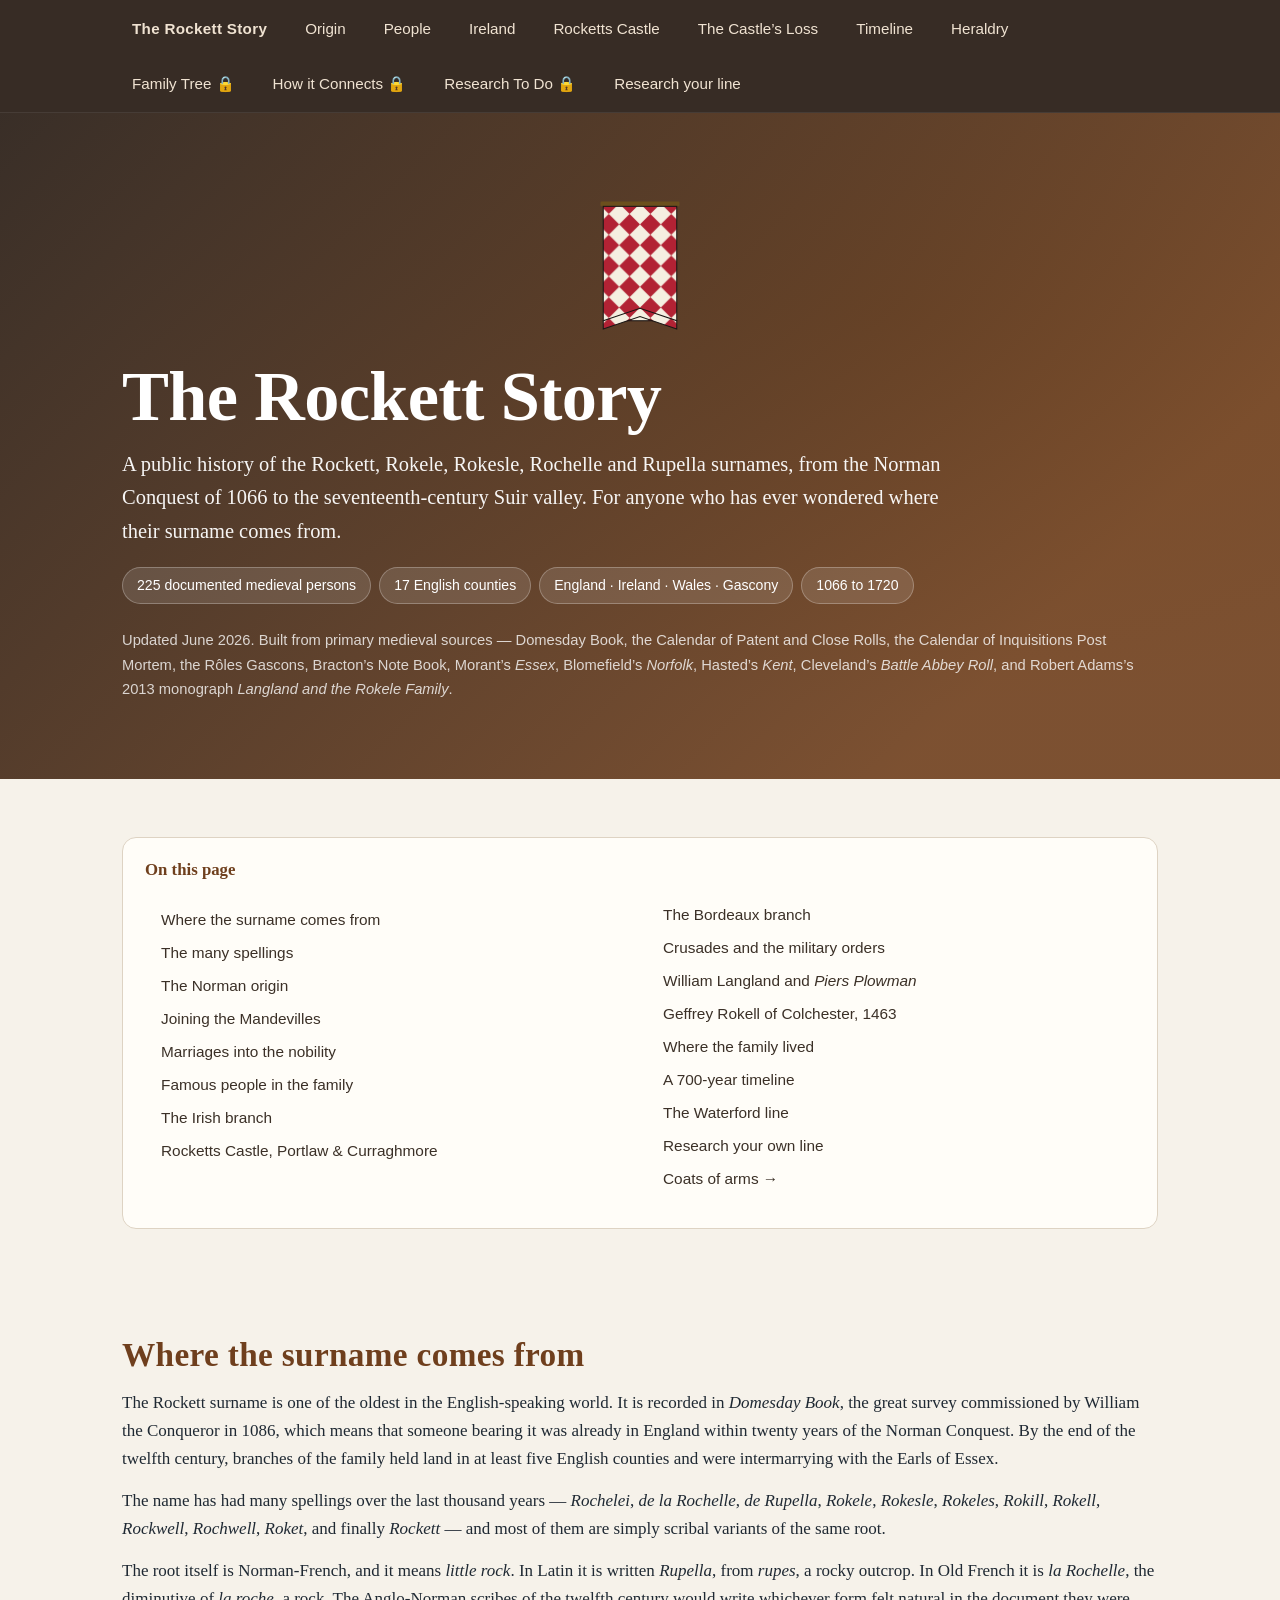
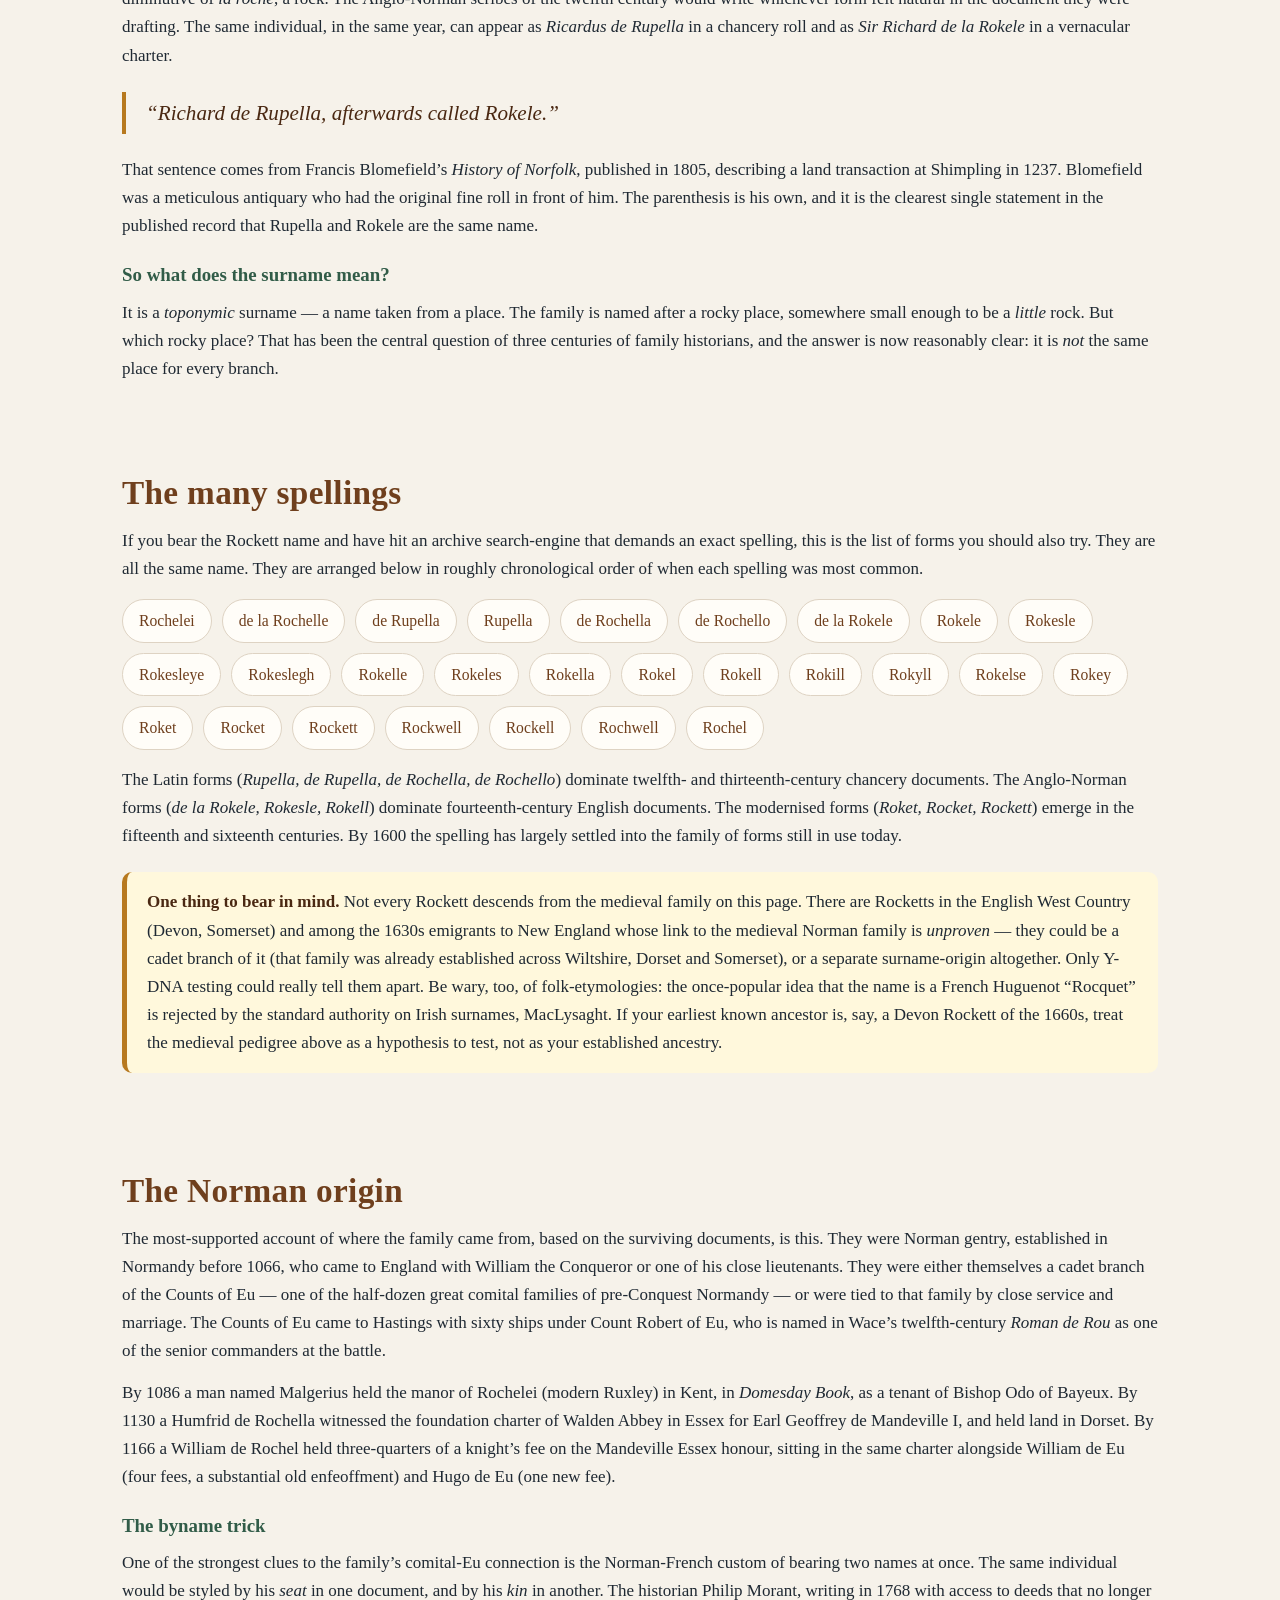
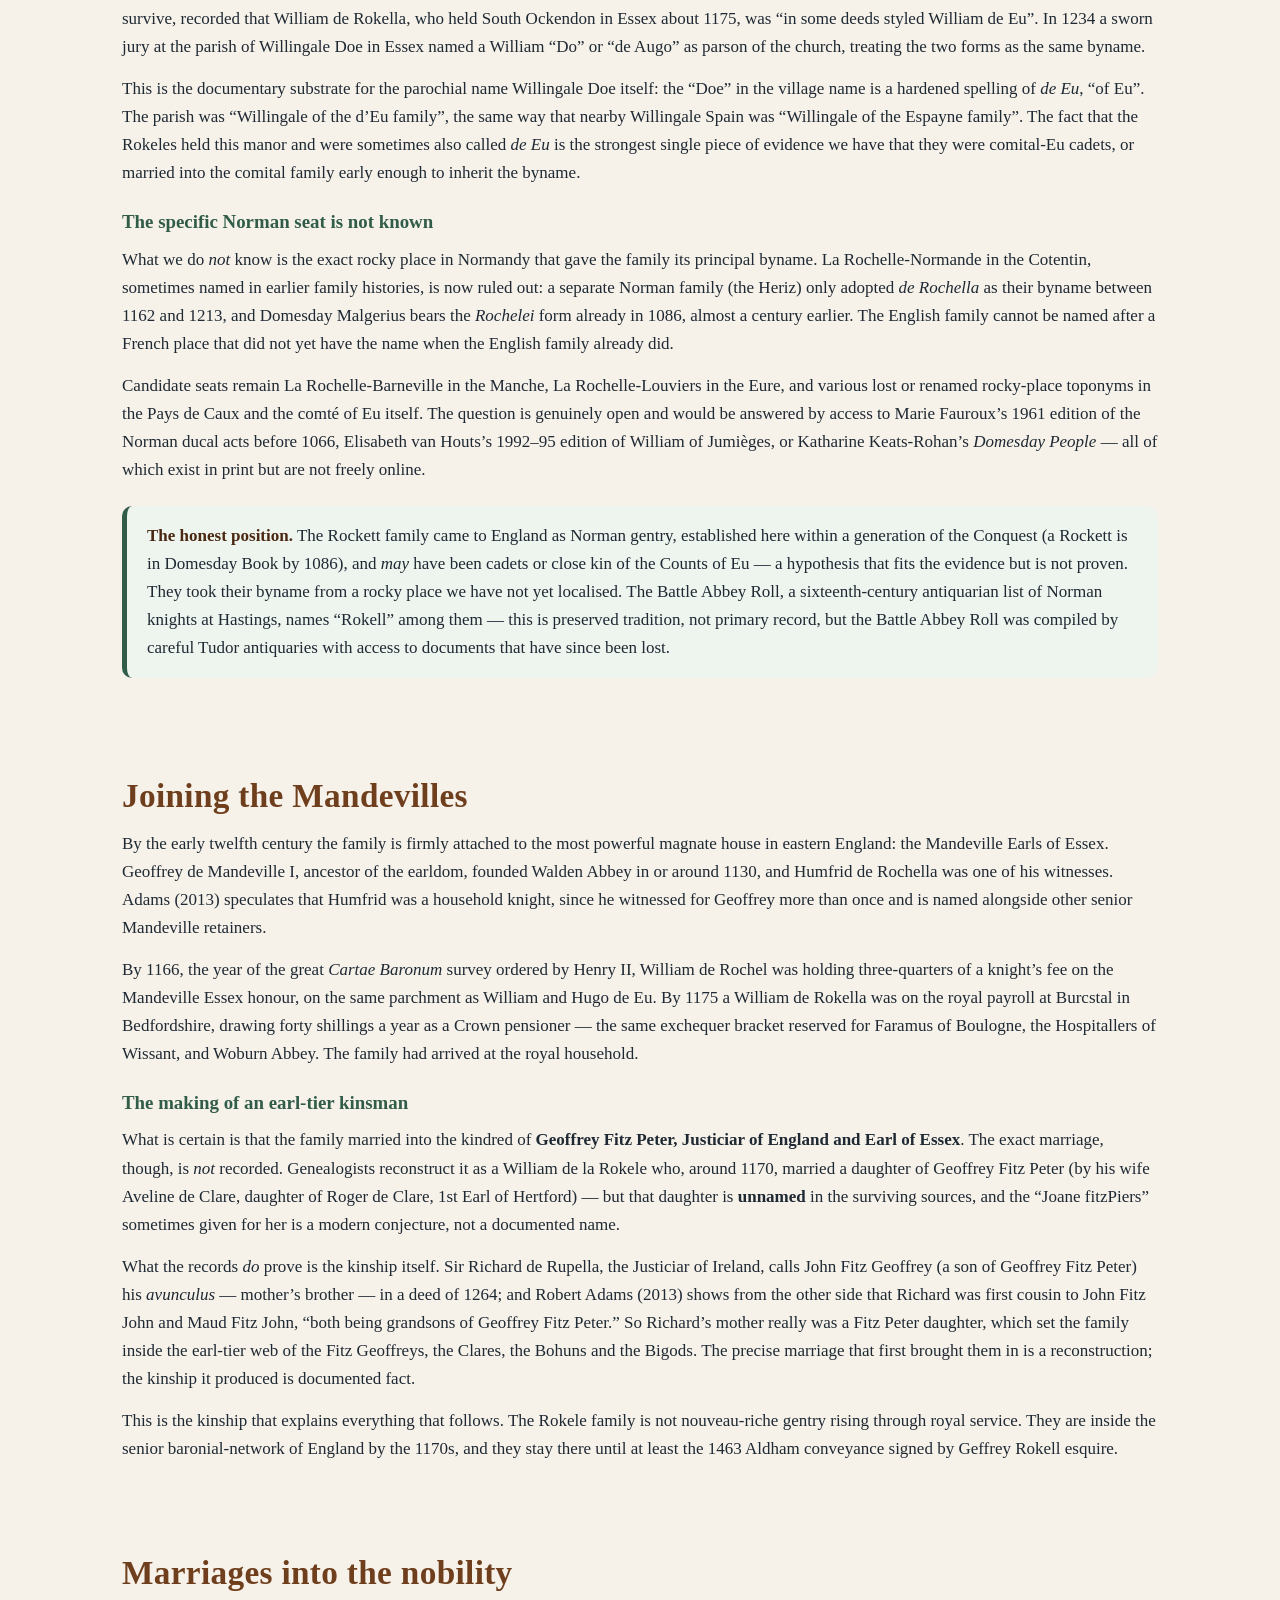
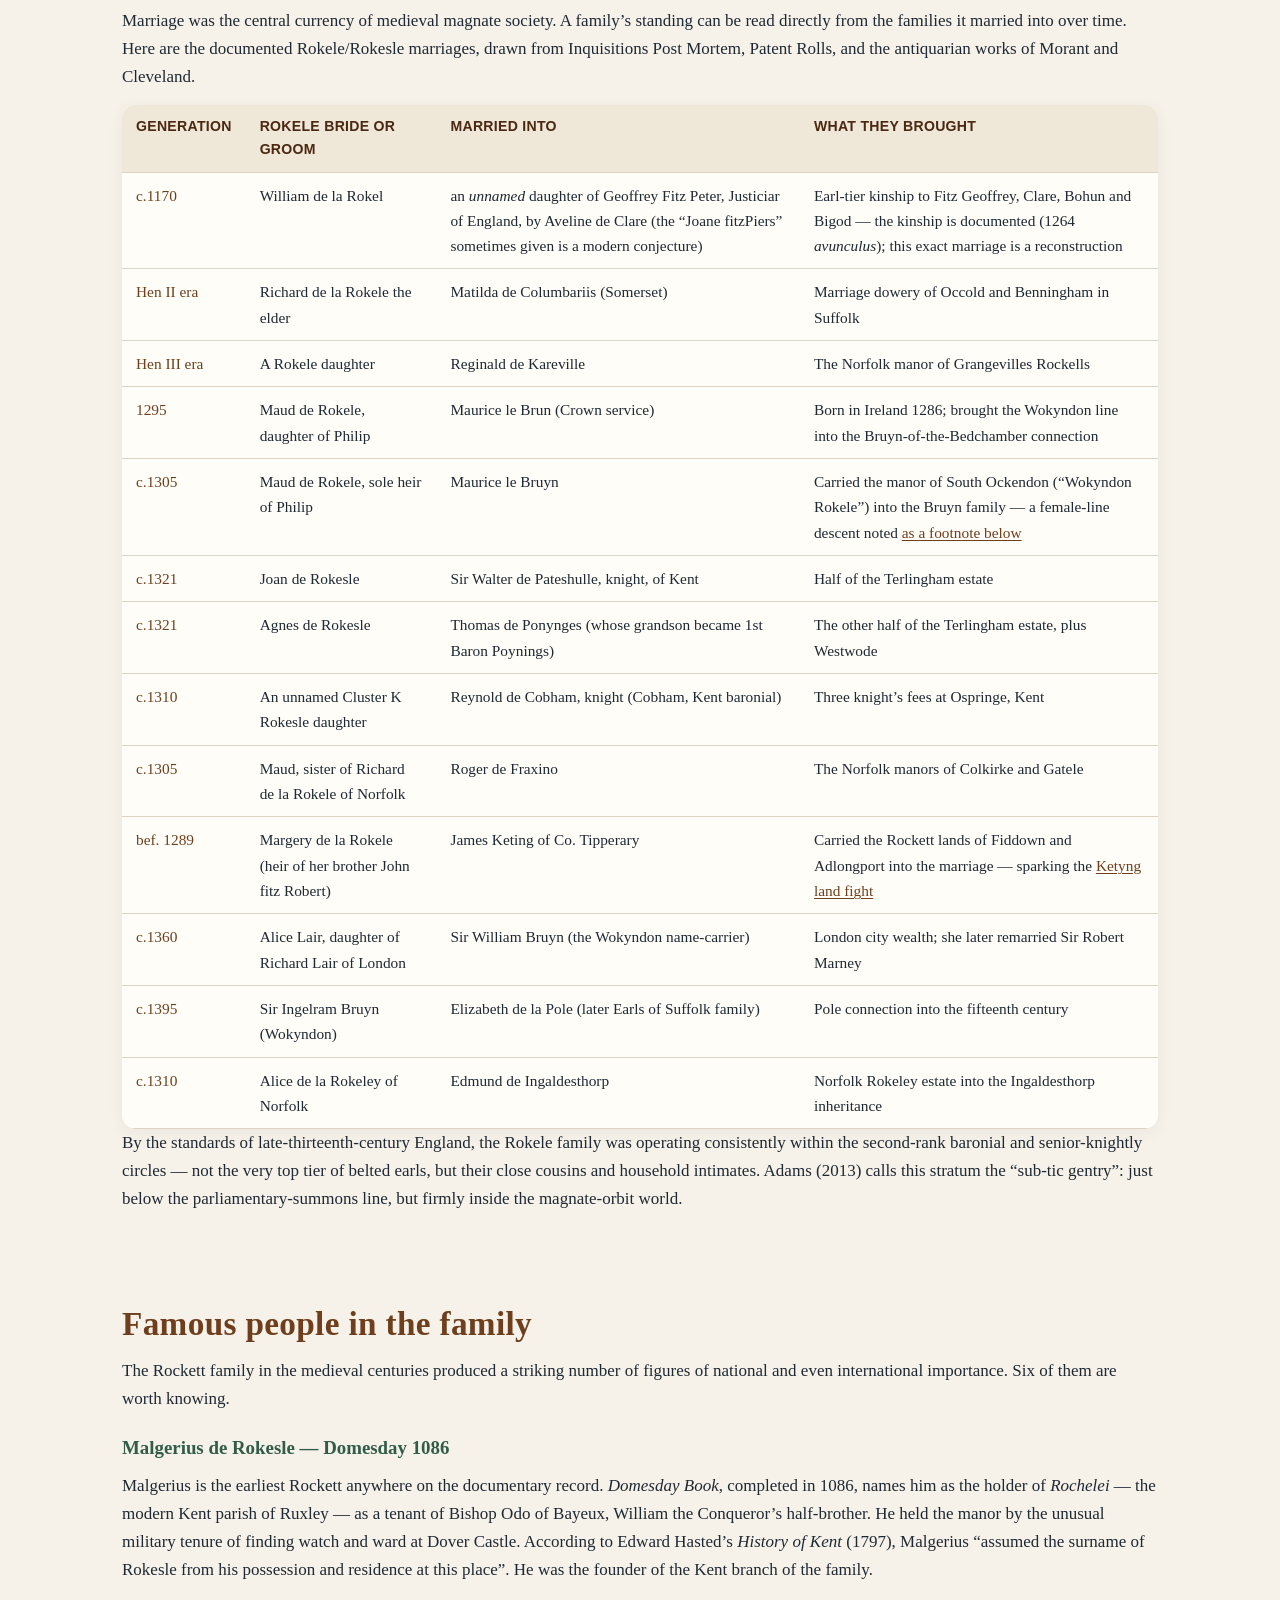
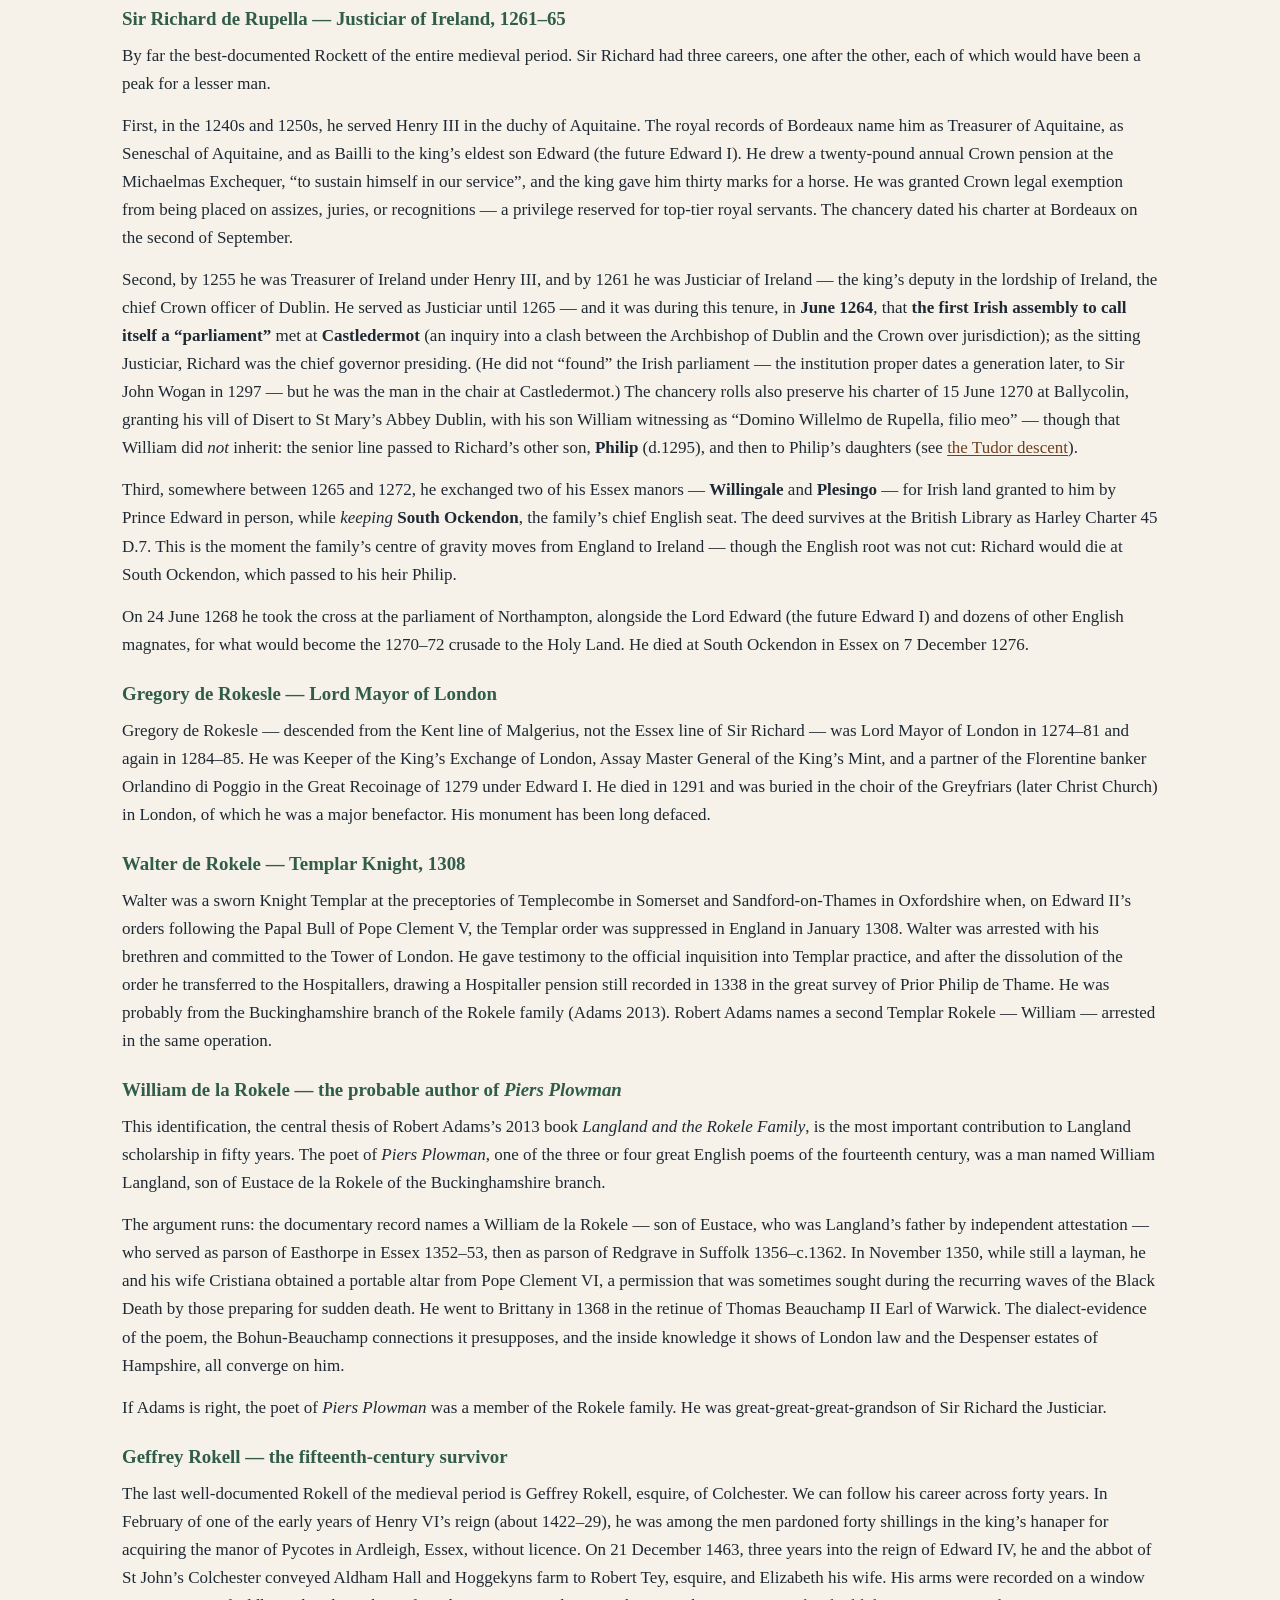
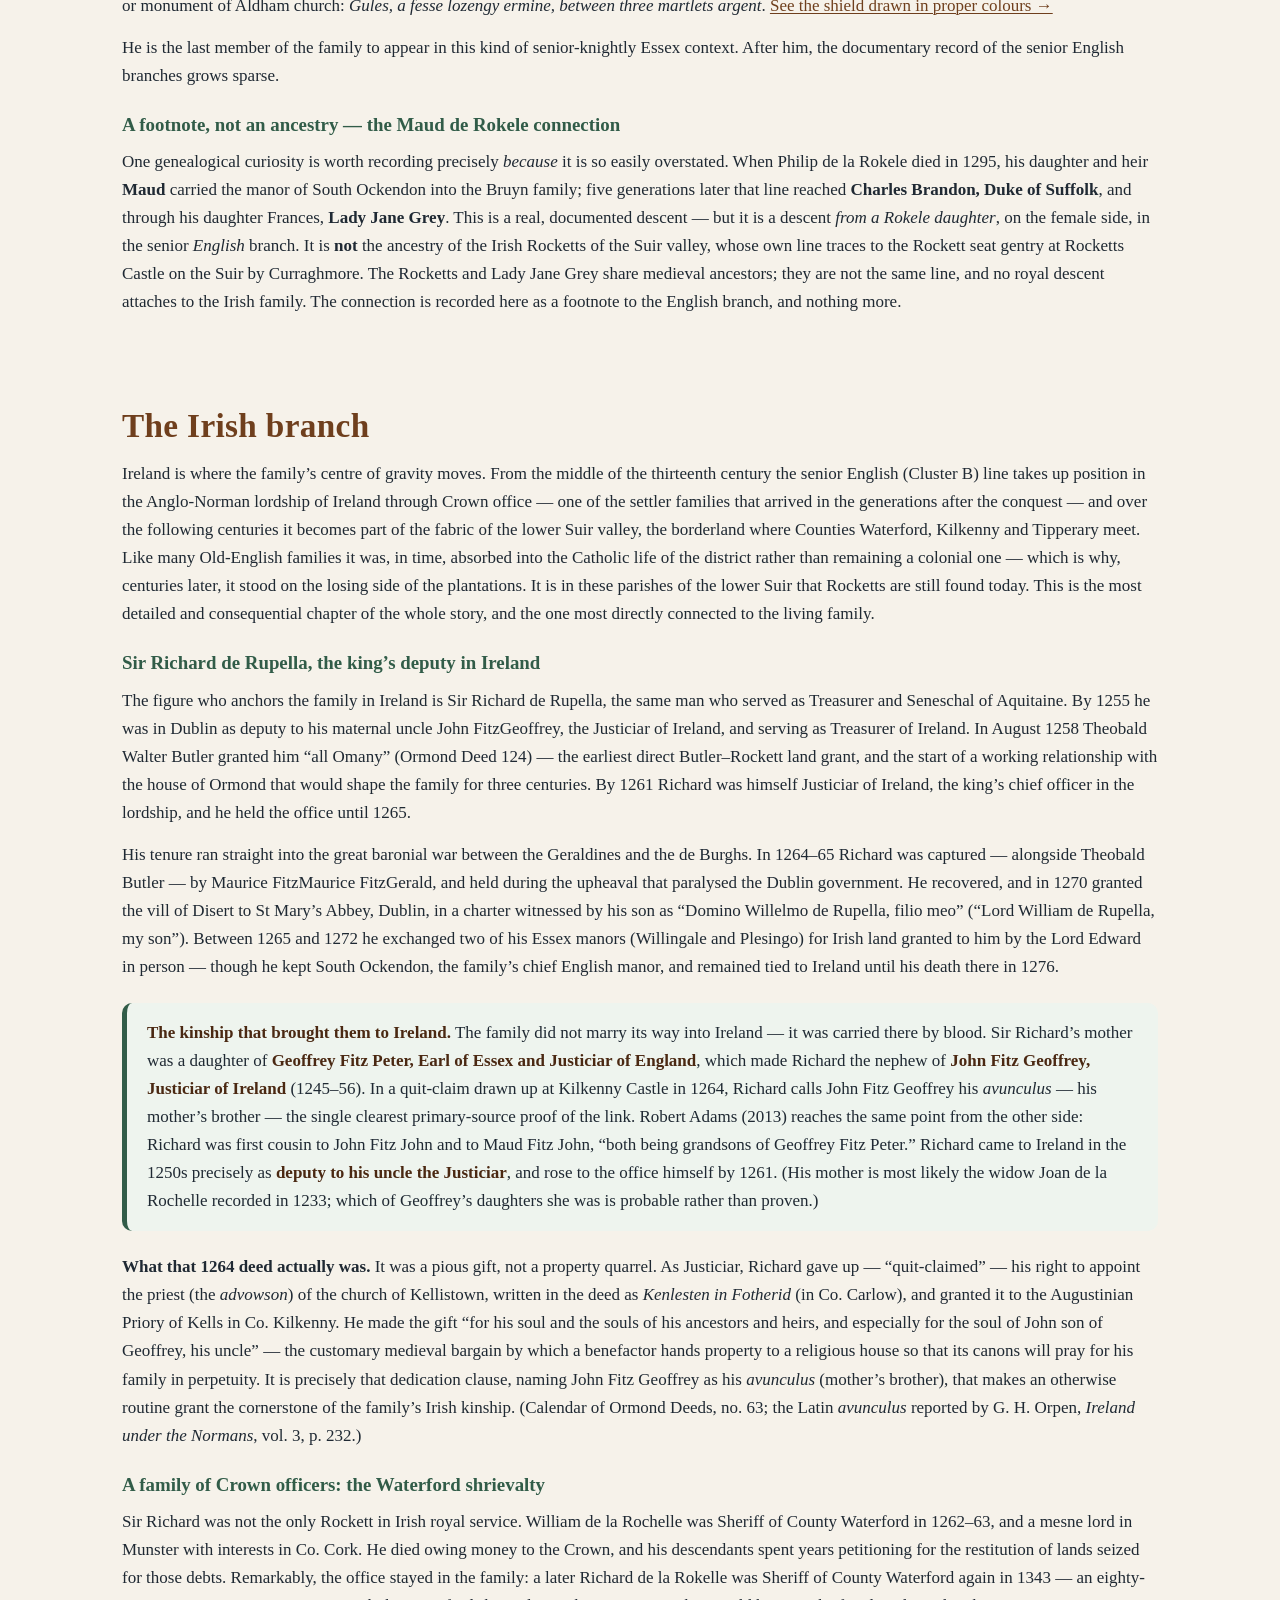
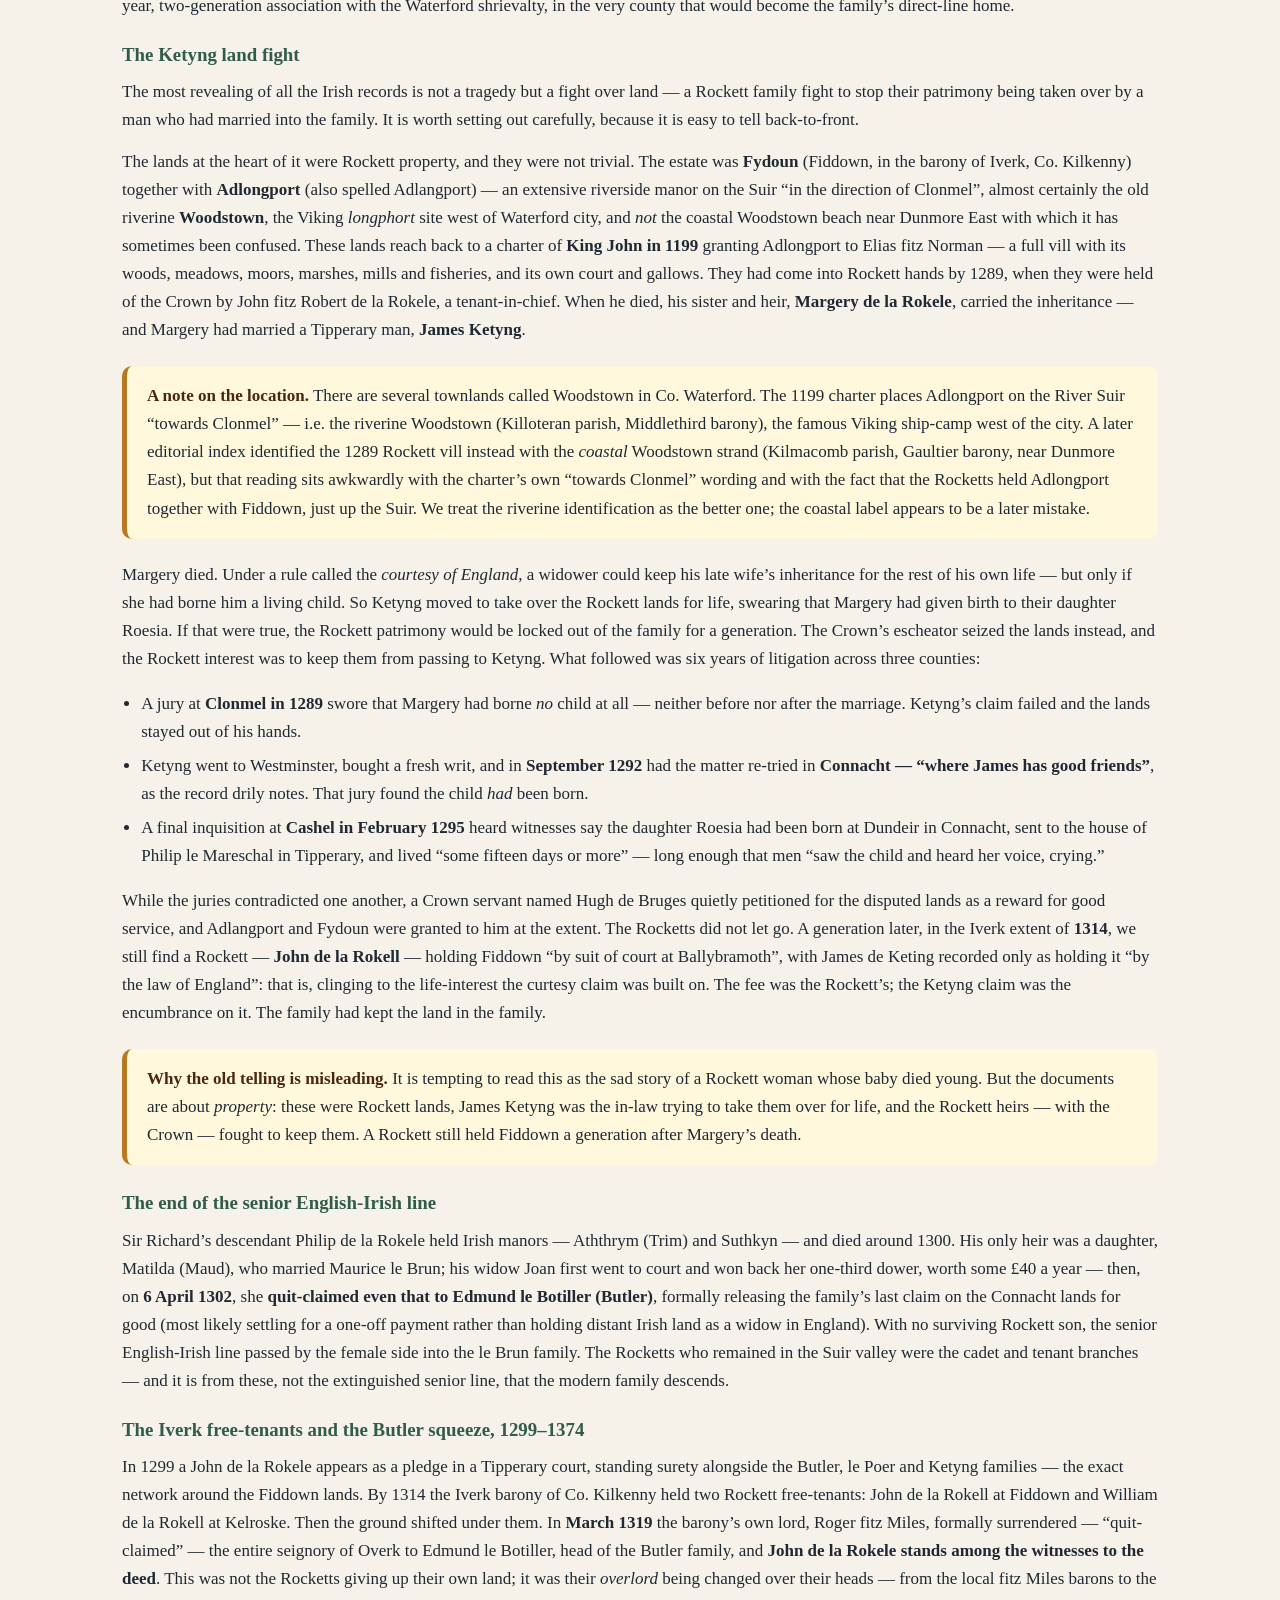
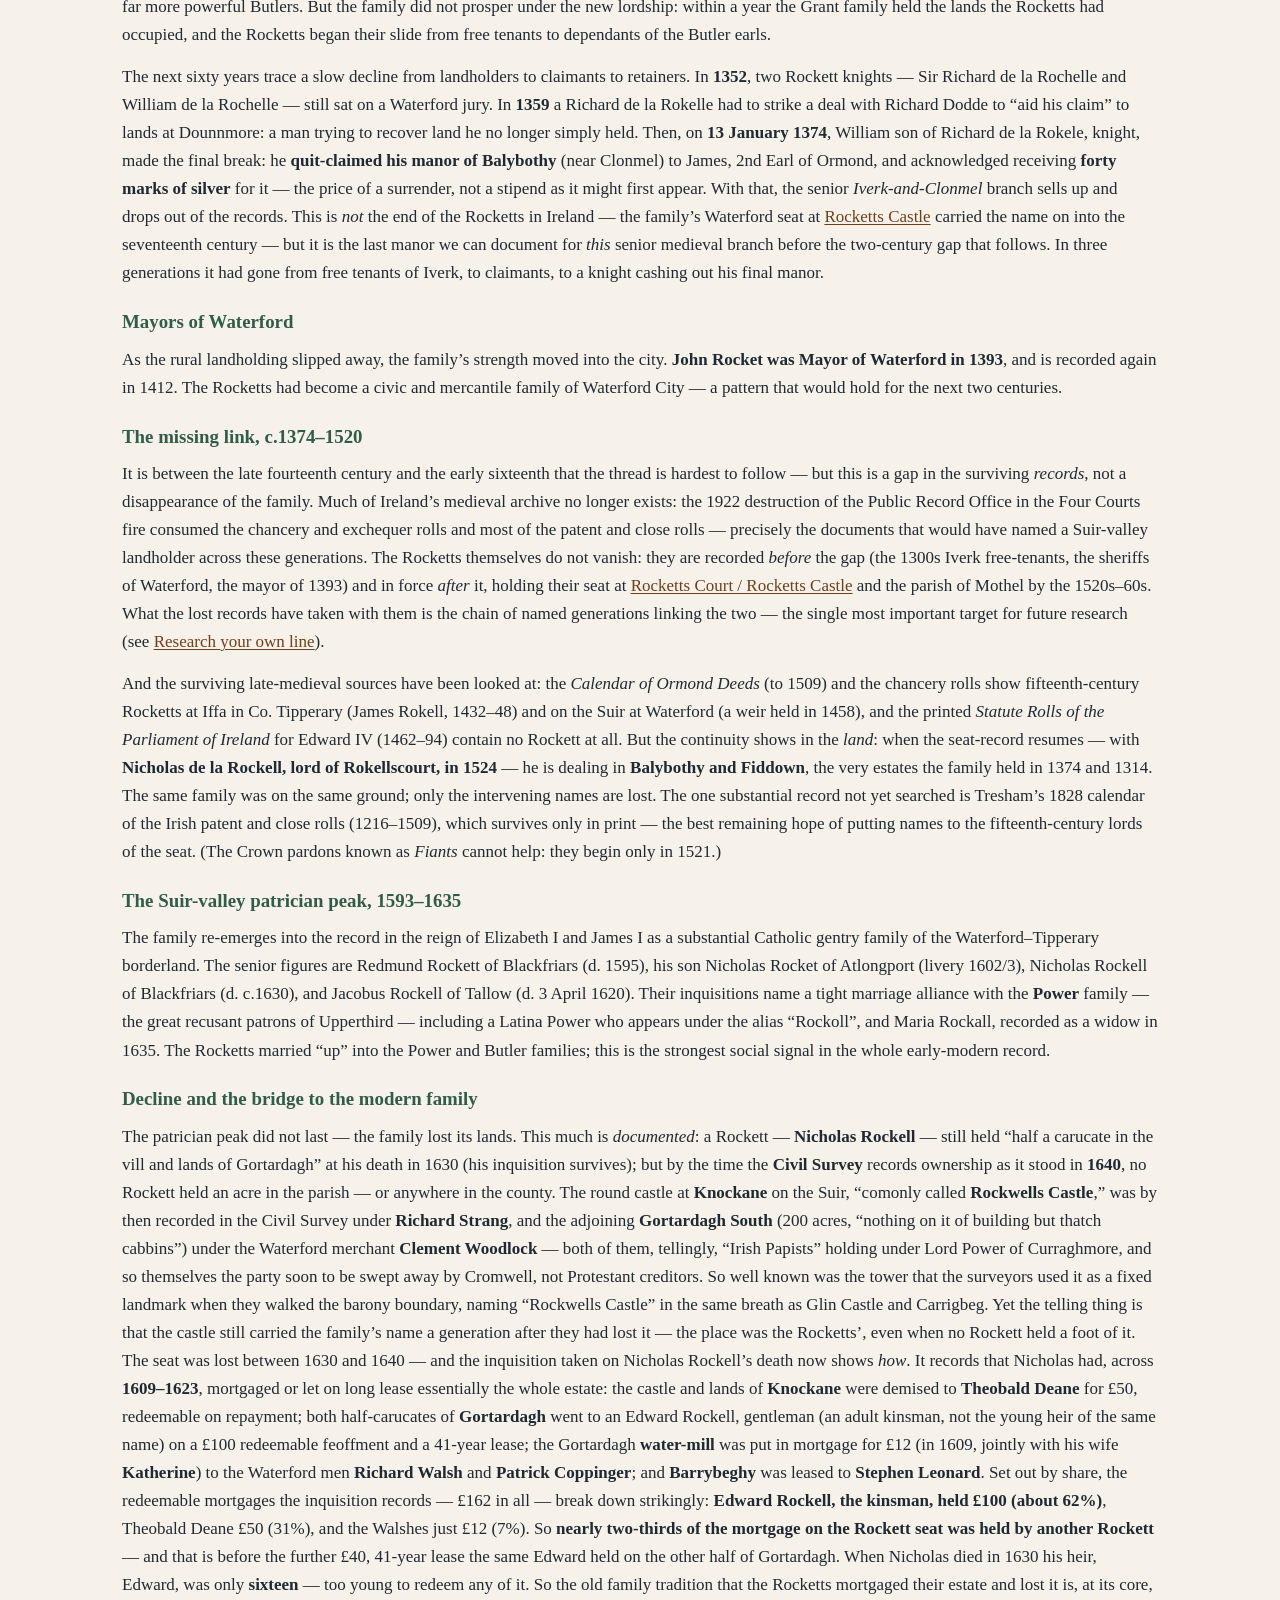
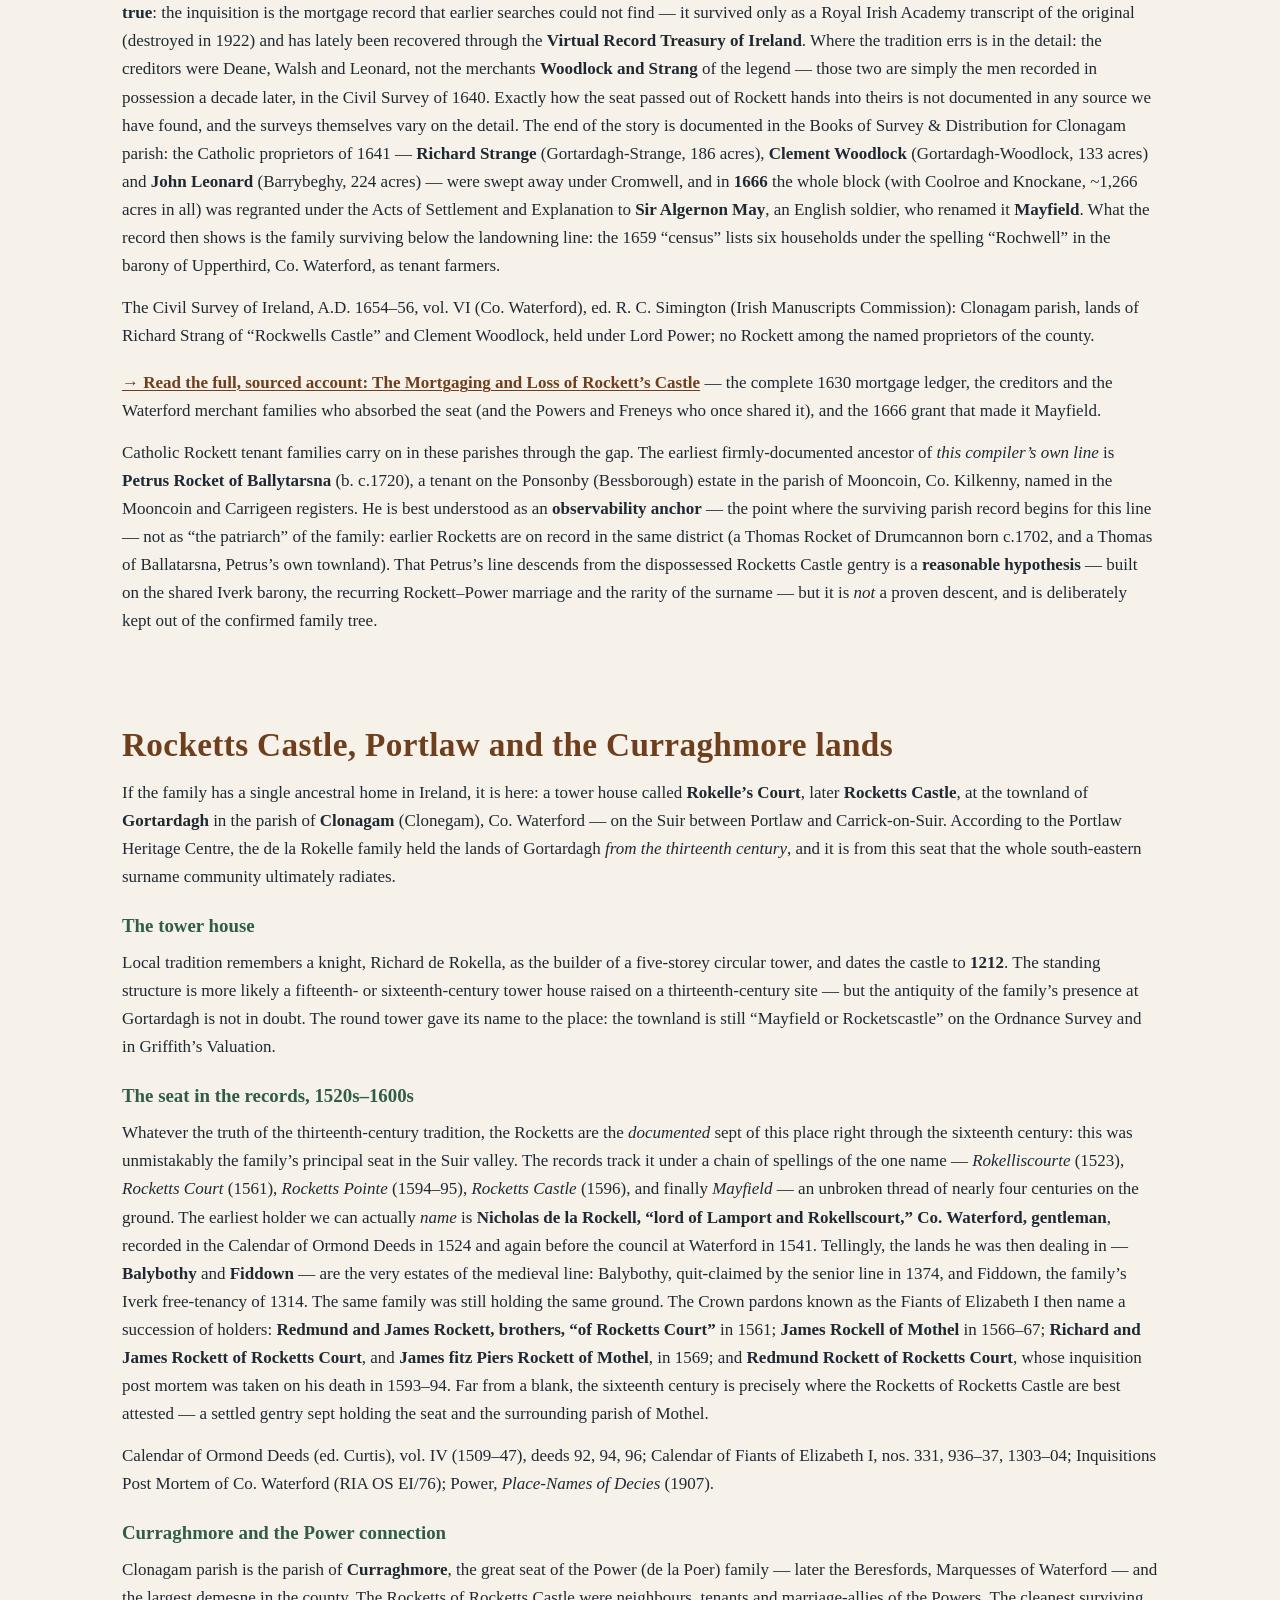
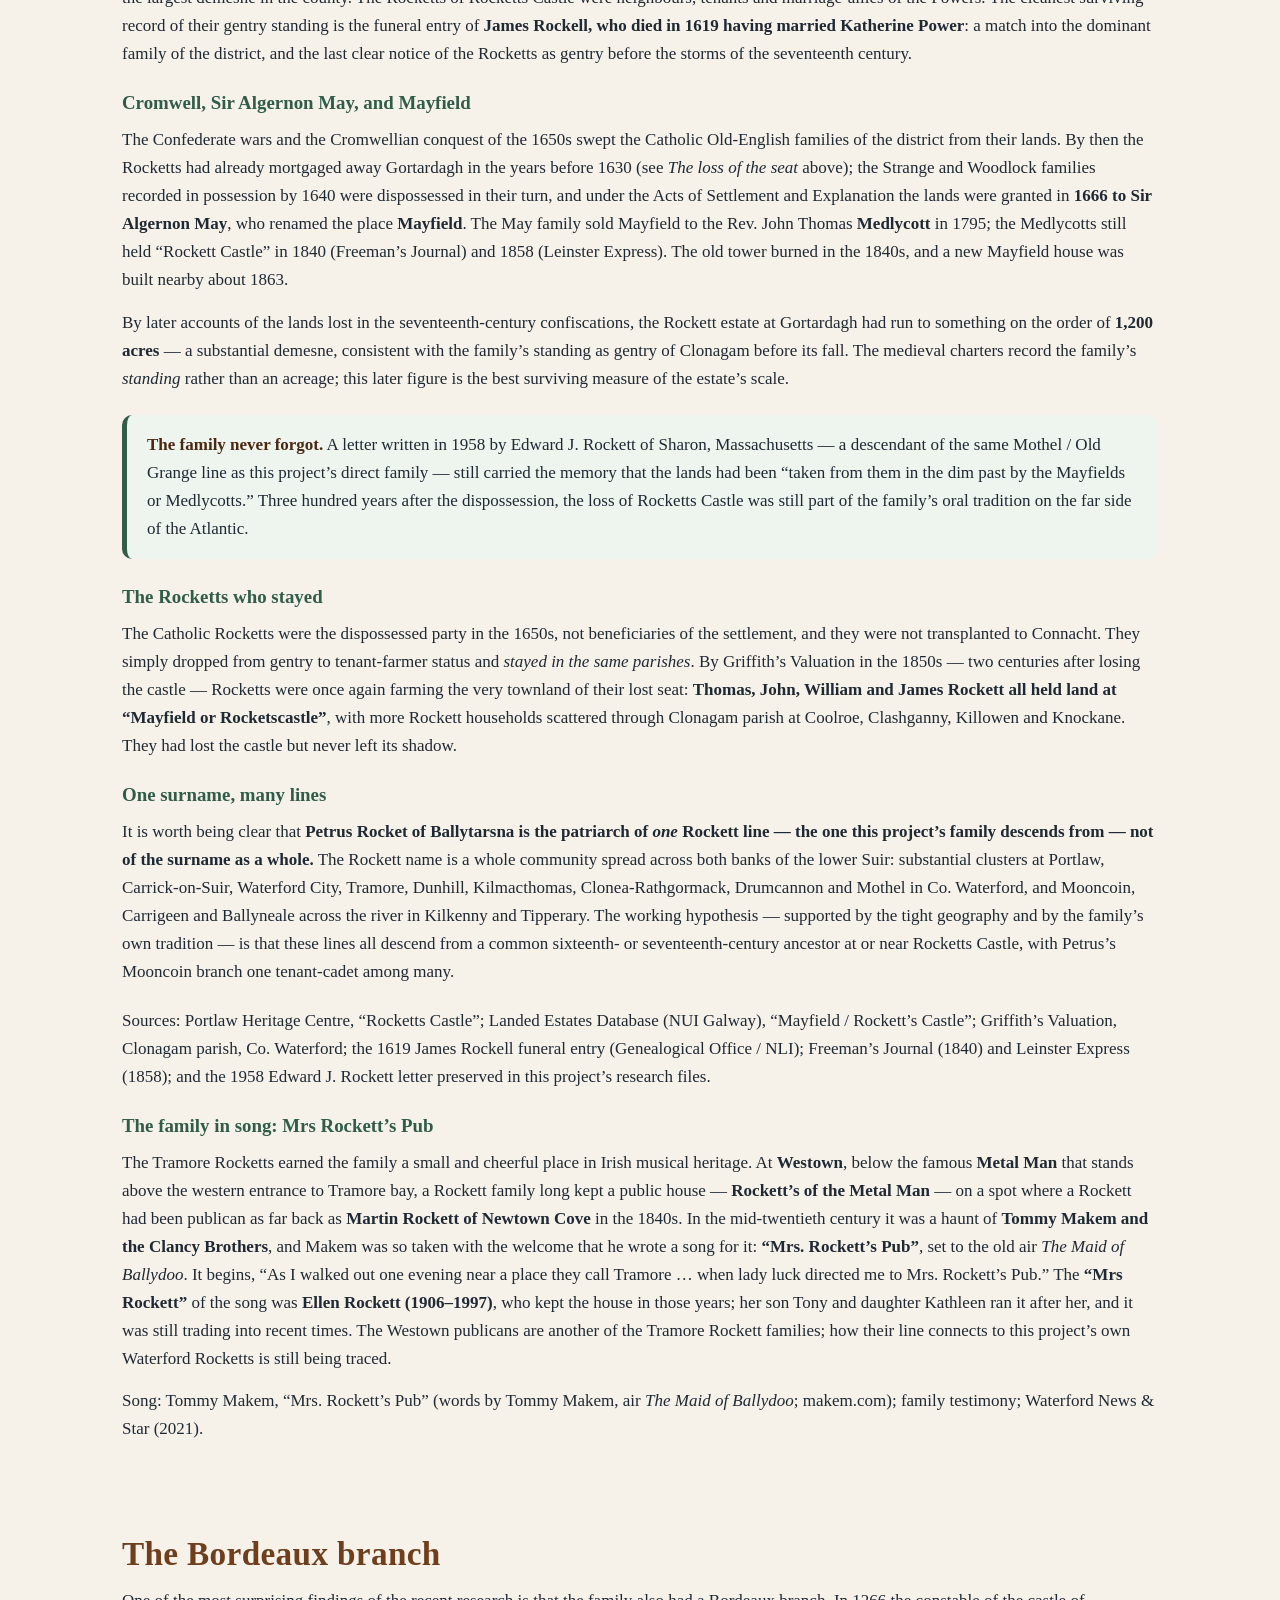
<file: index.html>
<!DOCTYPE html>
<html lang="en">
<head>
  <meta charset="utf-8">
  <meta name="viewport" content="width=device-width, initial-scale=1">
  <title>The Rockett Story &mdash; A Public History of the Surname</title>
  <meta name="description" content="The medieval and early-modern history of the Rockett surname, from the Norman Conquest to seventeenth-century Ireland. With family arms, famous figures, and a research guide.">
  <link rel="stylesheet" href="css/site.css">
</head>
<body>

<nav class="topnav">
  <div class="wrap">
    <a class="home" href="index.html">The Rockett Story</a>
    <a href="#origin">Origin</a>
    <a href="#people">People</a>
    <a href="#ireland">Ireland</a>
    <a href="#castle">Rocketts Castle</a>
    <a href="the-loss-of-the-seat.html">The Castle&rsquo;s Loss</a>
    <a href="#timeline">Timeline</a>
    <a href="heraldry.html">Heraldry</a>
    <a href="tree.html">Family Tree &#128274;</a>
    <a href="connections.html">How it Connects &#128274;</a>
    <a href="research.html">Research To Do &#128274;</a>
    <a href="#research">Research your line</a>
  </div>
</nav>

<header class="hero">
  <div class="wrap">
    <a href="heraldry.html" class="hero-arms" title="The Rockett banner: Lozengy, gules and argent &mdash; see the Coats of Arms page" style="display:block;width:104px;margin:0 auto 1.2rem;" aria-label="The Rockett (Rokele) banner: Lozengy, gules and argent">
      <svg viewBox="0 0 300 400" width="104" height="139" xmlns="http://www.w3.org/2000/svg" role="img" aria-label="Banner: Lozengy gules and argent">
        <defs>
          <pattern id="heroBnrLoz" width="60" height="60" patternUnits="userSpaceOnUse" patternTransform="translate(30,0)">
            <rect width="60" height="60" fill="#f5efe1"/>
            <polygon points="30,0 60,30 30,60 0,30" fill="#b22234"/>
          </pattern>
        </defs>
        <rect x="36" y="24" width="228" height="14" rx="4" fill="#6b4f1d"/>
        <rect x="44" y="38" width="212" height="330" fill="url(#heroBnrLoz)" stroke="#1a1614" stroke-width="3"/>
        <polygon points="44,368 150,332 256,368 256,392 150,356 44,392" fill="url(#heroBnrLoz)" stroke="#1a1614" stroke-width="3"/>
      </svg>
    </a>
    <h1>The Rockett Story</h1>
    <p class="lede">A public history of the Rockett, Rokele, Rokesle, Rochelle and Rupella surnames, from the Norman Conquest of 1066 to the seventeenth-century Suir valley. For anyone who has ever wondered where their surname comes from.</p>
    <div class="pillrow">
      <span class="pill">225 documented medieval persons</span>
      <span class="pill">17 English counties</span>
      <span class="pill">England &middot; Ireland &middot; Wales &middot; Gascony</span>
      <span class="pill">1066 to 1720</span>
    </div>
    <p class="meta">Updated June 2026. Built from primary medieval sources &mdash; Domesday Book, the Calendar of Patent and Close Rolls, the Calendar of Inquisitions Post Mortem, the R&ocirc;les Gascons, Bracton&rsquo;s Note Book, Morant&rsquo;s <em>Essex</em>, Blomefield&rsquo;s <em>Norfolk</em>, Hasted&rsquo;s <em>Kent</em>, Cleveland&rsquo;s <em>Battle Abbey Roll</em>, and Robert Adams&rsquo;s 2013 monograph <em>Langland and the Rokele Family</em>.</p>
  </div>
</header>

<main>

<section>
  <div class="wrap">

    <div class="toc">
      <h4>On this page</h4>
      <ul>
        <li><a href="#origin">Where the surname comes from</a></li>
        <li><a href="#variants">The many spellings</a></li>
        <li><a href="#norman">The Norman origin</a></li>
        <li><a href="#mandeville">Joining the Mandevilles</a></li>
        <li><a href="#noble">Marriages into the nobility</a></li>
        <li><a href="#people">Famous people in the family</a></li>
        <li><a href="#ireland">The Irish branch</a></li>
        <li><a href="#castle">Rocketts Castle, Portlaw &amp; Curraghmore</a></li>
        <li><a href="#bordeaux">The Bordeaux branch</a></li>
        <li><a href="#crusades">Crusades and the military orders</a></li>
        <li><a href="#langland">William Langland and <em>Piers Plowman</em></a></li>
        <li><a href="#geffrey">Geffrey Rokell of Colchester, 1463</a></li>
        <li><a href="#places">Where the family lived</a></li>
        <li><a href="#timeline">A 700-year timeline</a></li>
        <li><a href="#waterford">The Waterford line</a></li>
        <li><a href="#research">Research your own line</a></li>
        <li><a href="heraldry.html">Coats of arms &rarr;</a></li>
      </ul>
    </div>

  </div>
</section>

<section id="origin">
  <div class="wrap">
    <h2>Where the surname comes from</h2>

    <p>The Rockett surname is one of the oldest in the English-speaking world. It is recorded in <em>Domesday Book</em>, the great survey commissioned by William the Conqueror in 1086, which means that someone bearing it was already in England within twenty years of the Norman Conquest. By the end of the twelfth century, branches of the family held land in at least five English counties and were intermarrying with the Earls of Essex.</p>

    <p>The name has had many spellings over the last thousand years &mdash; <em>Rochelei</em>, <em>de la Rochelle</em>, <em>de Rupella</em>, <em>Rokele</em>, <em>Rokesle</em>, <em>Rokeles</em>, <em>Rokill</em>, <em>Rokell</em>, <em>Rockwell</em>, <em>Rochwell</em>, <em>Roket</em>, and finally <em>Rockett</em> &mdash; and most of them are simply scribal variants of the same root.</p>

    <p>The root itself is Norman-French, and it means <em>little rock</em>. In Latin it is written <em>Rupella</em>, from <em>rupes</em>, a rocky outcrop. In Old French it is <em>la Rochelle</em>, the diminutive of <em>la roche</em>, a rock. The Anglo-Norman scribes of the twelfth century would write whichever form felt natural in the document they were drafting. The same individual, in the same year, can appear as <em>Ricardus de Rupella</em> in a chancery roll and as <em>Sir Richard de la Rokele</em> in a vernacular charter.</p>

    <div class="pullquote">
      &ldquo;Richard de Rupella, afterwards called Rokele.&rdquo;
    </div>
    <p>That sentence comes from Francis Blomefield&rsquo;s <em>History of Norfolk</em>, published in 1805, describing a land transaction at Shimpling in 1237. Blomefield was a meticulous antiquary who had the original fine roll in front of him. The parenthesis is his own, and it is the clearest single statement in the published record that Rupella and Rokele are the same name.</p>

    <h3>So what does the surname mean?</h3>

    <p>It is a <em>toponymic</em> surname &mdash; a name taken from a place. The family is named after a rocky place, somewhere small enough to be a <em>little</em> rock. But which rocky place? That has been the central question of three centuries of family historians, and the answer is now reasonably clear: it is <em>not</em> the same place for every branch.</p>

  </div>
</section>

<section id="variants">
  <div class="wrap">
    <h2>The many spellings</h2>

    <p>If you bear the Rockett name and have hit an archive search-engine that demands an exact spelling, this is the list of forms you should also try. They are all the same name. They are arranged below in roughly chronological order of when each spelling was most common.</p>

    <div class="variants">
      <span class="variant-chip">Rochelei</span>
      <span class="variant-chip">de la Rochelle</span>
      <span class="variant-chip">de Rupella</span>
      <span class="variant-chip">Rupella</span>
      <span class="variant-chip">de Rochella</span>
      <span class="variant-chip">de Rochello</span>
      <span class="variant-chip">de la Rokele</span>
      <span class="variant-chip">Rokele</span>
      <span class="variant-chip">Rokesle</span>
      <span class="variant-chip">Rokesleye</span>
      <span class="variant-chip">Rokeslegh</span>
      <span class="variant-chip">Rokelle</span>
      <span class="variant-chip">Rokeles</span>
      <span class="variant-chip">Rokella</span>
      <span class="variant-chip">Rokel</span>
      <span class="variant-chip">Rokell</span>
      <span class="variant-chip">Rokill</span>
      <span class="variant-chip">Rokyll</span>
      <span class="variant-chip">Rokelse</span>
      <span class="variant-chip">Rokey</span>
      <span class="variant-chip">Roket</span>
      <span class="variant-chip">Rocket</span>
      <span class="variant-chip">Rockett</span>
      <span class="variant-chip">Rockwell</span>
      <span class="variant-chip">Rockell</span>
      <span class="variant-chip">Rochwell</span>
      <span class="variant-chip">Rochel</span>
    </div>

    <p>The Latin forms (<em>Rupella, de Rupella, de Rochella, de Rochello</em>) dominate twelfth- and thirteenth-century chancery documents. The Anglo-Norman forms (<em>de la Rokele, Rokesle, Rokell</em>) dominate fourteenth-century English documents. The modernised forms (<em>Roket, Rocket, Rockett</em>) emerge in the fifteenth and sixteenth centuries. By 1600 the spelling has largely settled into the family of forms still in use today.</p>

    <div class="notice">
      <strong>One thing to bear in mind.</strong> Not every Rockett descends from the medieval family on this page. There are Rocketts in the English West Country (Devon, Somerset) and among the 1630s emigrants to New England whose link to the medieval Norman family is <em>unproven</em> &mdash; they could be a cadet branch of it (that family was already established across Wiltshire, Dorset and Somerset), or a separate surname-origin altogether. Only Y-DNA testing could really tell them apart. Be wary, too, of folk-etymologies: the once-popular idea that the name is a French Huguenot &ldquo;Rocquet&rdquo; is rejected by the standard authority on Irish surnames, MacLysaght. If your earliest known ancestor is, say, a Devon Rockett of the 1660s, treat the medieval pedigree above as a hypothesis to test, not as your established ancestry.
    </div>

  </div>
</section>

<section id="norman">
  <div class="wrap">
    <h2>The Norman origin</h2>

    <p>The most-supported account of where the family came from, based on the surviving documents, is this. They were Norman gentry, established in Normandy before 1066, who came to England with William the Conqueror or one of his close lieutenants. They were either themselves a cadet branch of the Counts of Eu &mdash; one of the half-dozen great comital families of pre-Conquest Normandy &mdash; or were tied to that family by close service and marriage. The Counts of Eu came to Hastings with sixty ships under Count Robert of Eu, who is named in Wace&rsquo;s twelfth-century <em>Roman de Rou</em> as one of the senior commanders at the battle.</p>

    <p>By 1086 a man named Malgerius held the manor of Rochelei (modern Ruxley) in Kent, in <em>Domesday Book</em>, as a tenant of Bishop Odo of Bayeux. By 1130 a Humfrid de Rochella witnessed the foundation charter of Walden Abbey in Essex for Earl Geoffrey de Mandeville I, and held land in Dorset. By 1166 a William de Rochel held three-quarters of a knight&rsquo;s fee on the Mandeville Essex honour, sitting in the same charter alongside William de Eu (four fees, a substantial old enfeoffment) and Hugo de Eu (one new fee).</p>

    <h3>The byname trick</h3>

    <p>One of the strongest clues to the family&rsquo;s comital-Eu connection is the Norman-French custom of bearing two names at once. The same individual would be styled by his <em>seat</em> in one document, and by his <em>kin</em> in another. The historian Philip Morant, writing in 1768 with access to deeds that no longer survive, recorded that William de Rokella, who held South Ockendon in Essex about 1175, was &ldquo;in some deeds styled William de Eu&rdquo;. In 1234 a sworn jury at the parish of Willingale Doe in Essex named a William &ldquo;Do&rdquo; or &ldquo;de Augo&rdquo; as parson of the church, treating the two forms as the same byname.</p>

    <p>This is the documentary substrate for the parochial name Willingale Doe itself: the &ldquo;Doe&rdquo; in the village name is a hardened spelling of <em>de Eu</em>, &ldquo;of Eu&rdquo;. The parish was &ldquo;Willingale of the d&rsquo;Eu family&rdquo;, the same way that nearby Willingale Spain was &ldquo;Willingale of the Espayne family&rdquo;. The fact that the Rokeles held this manor and were sometimes also called <em>de Eu</em> is the strongest single piece of evidence we have that they were comital-Eu cadets, or married into the comital family early enough to inherit the byname.</p>

    <h3>The specific Norman seat is not known</h3>

    <p>What we do <em>not</em> know is the exact rocky place in Normandy that gave the family its principal byname. La Rochelle-Normande in the Cotentin, sometimes named in earlier family histories, is now ruled out: a separate Norman family (the Heriz) only adopted <em>de Rochella</em> as their byname between 1162 and 1213, and Domesday Malgerius bears the <em>Rochelei</em> form already in 1086, almost a century earlier. The English family cannot be named after a French place that did not yet have the name when the English family already did.</p>

    <p>Candidate seats remain La Rochelle-Barneville in the Manche, La Rochelle-Louviers in the Eure, and various lost or renamed rocky-place toponyms in the Pays de Caux and the comt&eacute; of Eu itself. The question is genuinely open and would be answered by access to Marie Fauroux&rsquo;s 1961 edition of the Norman ducal acts before 1066, Elisabeth van Houts&rsquo;s 1992&ndash;95 edition of William of Jumi&egrave;ges, or Katharine Keats-Rohan&rsquo;s <em>Domesday People</em> &mdash; all of which exist in print but are not freely online.</p>

    <div class="notice green">
      <strong>The honest position.</strong> The Rockett family came to England as Norman gentry, established here within a generation of the Conquest (a Rockett is in Domesday Book by 1086), and <em>may</em> have been cadets or close kin of the Counts of Eu &mdash; a hypothesis that fits the evidence but is not proven. They took their byname from a rocky place we have not yet localised. The Battle Abbey Roll, a sixteenth-century antiquarian list of Norman knights at Hastings, names &ldquo;Rokell&rdquo; among them &mdash; this is preserved tradition, not primary record, but the Battle Abbey Roll was compiled by careful Tudor antiquaries with access to documents that have since been lost.
    </div>

  </div>
</section>

<section id="mandeville">
  <div class="wrap">
    <h2>Joining the Mandevilles</h2>

    <p>By the early twelfth century the family is firmly attached to the most powerful magnate house in eastern England: the Mandeville Earls of Essex. Geoffrey de Mandeville I, ancestor of the earldom, founded Walden Abbey in or around 1130, and Humfrid de Rochella was one of his witnesses. Adams (2013) speculates that Humfrid was a household knight, since he witnessed for Geoffrey more than once and is named alongside other senior Mandeville retainers.</p>

    <p>By 1166, the year of the great <em>Cartae Baronum</em> survey ordered by Henry II, William de Rochel was holding three-quarters of a knight&rsquo;s fee on the Mandeville Essex honour, on the same parchment as William and Hugo de Eu. By 1175 a William de Rokella was on the royal payroll at Burcstal in Bedfordshire, drawing forty shillings a year as a Crown pensioner &mdash; the same exchequer bracket reserved for Faramus of Boulogne, the Hospitallers of Wissant, and Woburn Abbey. The family had arrived at the royal household.</p>

    <h3>The making of an earl-tier kinsman</h3>

    <p>What is certain is that the family married into the kindred of <strong>Geoffrey Fitz Peter, Justiciar of England and Earl of Essex</strong>. The exact marriage, though, is <em>not</em> recorded. Genealogists reconstruct it as a William de la Rokele who, around 1170, married a daughter of Geoffrey Fitz Peter (by his wife Aveline de Clare, daughter of Roger de Clare, 1st Earl of Hertford) &mdash; but that daughter is <strong>unnamed</strong> in the surviving sources, and the &ldquo;Joane fitzPiers&rdquo; sometimes given for her is a modern conjecture, not a documented name.</p>

    <p>What the records <em>do</em> prove is the kinship itself. Sir Richard de Rupella, the Justiciar of Ireland, calls John Fitz Geoffrey (a son of Geoffrey Fitz Peter) his <em>avunculus</em> &mdash; mother&rsquo;s brother &mdash; in a deed of 1264; and Robert Adams (2013) shows from the other side that Richard was first cousin to John Fitz John and Maud Fitz John, &ldquo;both being grandsons of Geoffrey Fitz Peter.&rdquo; So Richard&rsquo;s mother really was a Fitz Peter daughter, which set the family inside the earl-tier web of the Fitz Geoffreys, the Clares, the Bohuns and the Bigods. The precise marriage that first brought them in is a reconstruction; the kinship it produced is documented fact.</p>

    <p>This is the kinship that explains everything that follows. The Rokele family is not nouveau-riche gentry rising through royal service. They are inside the senior baronial-network of England by the 1170s, and they stay there until at least the 1463 Aldham conveyance signed by Geffrey Rokell esquire.</p>

  </div>
</section>

<section id="noble">
  <div class="wrap">
    <h2>Marriages into the nobility</h2>

    <p>Marriage was the central currency of medieval magnate society. A family&rsquo;s standing can be read directly from the families it married into over time. Here are the documented Rokele/Rokesle marriages, drawn from Inquisitions Post Mortem, Patent Rolls, and the antiquarian works of Morant and Cleveland.</p>

    <table>
      <thead><tr><th>Generation</th><th>Rokele bride or groom</th><th>Married into</th><th>What they brought</th></tr></thead>
      <tbody>
        <tr><td class="year">c.1170</td><td>William de la Rokel</td><td>an <em>unnamed</em> daughter of Geoffrey Fitz Peter, Justiciar of England, by Aveline de Clare (the &ldquo;Joane fitzPiers&rdquo; sometimes given is a modern conjecture)</td><td>Earl-tier kinship to Fitz Geoffrey, Clare, Bohun and Bigod &mdash; the kinship is documented (1264 <em>avunculus</em>); this exact marriage is a reconstruction</td></tr>
        <tr><td class="year">Hen II era</td><td>Richard de la Rokele the elder</td><td>Matilda de Columbariis (Somerset)</td><td>Marriage dowery of Occold and Benningham in Suffolk</td></tr>
        <tr><td class="year">Hen III era</td><td>A Rokele daughter</td><td>Reginald de Kareville</td><td>The Norfolk manor of Grangevilles Rockells</td></tr>
        <tr><td class="year">1295</td><td>Maud de Rokele, daughter of Philip</td><td>Maurice le Brun (Crown service)</td><td>Born in Ireland 1286; brought the Wokyndon line into the Bruyn-of-the-Bedchamber connection</td></tr>
        <!-- Removed (audit 2026-06): the "Isolda de Rokele, daughter of Philip" row and the "Maud married Lord Grey" row were Philip Morant's errors, shown mistaken by Adams (2013); Maud was Philip's sole heir. -->
        <tr><td class="year">c.1305</td><td>Maud de Rokele, sole heir of Philip</td><td>Maurice le Bruyn</td><td>Carried the manor of South Ockendon (&ldquo;Wokyndon Rokele&rdquo;) into the Bruyn family &mdash; a female-line descent noted <a href="#brandon">as a footnote below</a></td></tr>
        <tr><td class="year">c.1321</td><td>Joan de Rokesle</td><td>Sir Walter de Pateshulle, knight, of Kent</td><td>Half of the Terlingham estate</td></tr>
        <tr><td class="year">c.1321</td><td>Agnes de Rokesle</td><td>Thomas de Ponynges (whose grandson became 1st Baron Poynings)</td><td>The other half of the Terlingham estate, plus Westwode</td></tr>
        <tr><td class="year">c.1310</td><td>An unnamed Cluster K Rokesle daughter</td><td>Reynold de Cobham, knight (Cobham, Kent baronial)</td><td>Three knight&rsquo;s fees at Ospringe, Kent</td></tr>
        <tr><td class="year">c.1305</td><td>Maud, sister of Richard de la Rokele of Norfolk</td><td>Roger de Fraxino</td><td>The Norfolk manors of Colkirke and Gatele</td></tr>
        <tr><td class="year">bef. 1289</td><td>Margery de la Rokele (heir of her brother John fitz Robert)</td><td>James Keting of Co. Tipperary</td><td>Carried the Rockett lands of Fiddown and Adlongport into the marriage &mdash; sparking the <a href="#ketyng">Ketyng land fight</a></td></tr>
        <tr><td class="year">c.1360</td><td>Alice Lair, daughter of Richard Lair of London</td><td>Sir William Bruyn (the Wokyndon name-carrier)</td><td>London city wealth; she later remarried Sir Robert Marney</td></tr>
        <tr><td class="year">c.1395</td><td>Sir Ingelram Bruyn (Wokyndon)</td><td>Elizabeth de la Pole (later Earls of Suffolk family)</td><td>Pole connection into the fifteenth century</td></tr>
        <tr><td class="year">c.1310</td><td>Alice de la Rokeley of Norfolk</td><td>Edmund de Ingaldesthorp</td><td>Norfolk Rokeley estate into the Ingaldesthorp inheritance</td></tr>
      </tbody>
    </table>

    <p>By the standards of late-thirteenth-century England, the Rokele family was operating consistently within the second-rank baronial and senior-knightly circles &mdash; not the very top tier of belted earls, but their close cousins and household intimates. Adams (2013) calls this stratum the &ldquo;sub-tic gentry&rdquo;: just below the parliamentary-summons line, but firmly inside the magnate-orbit world.</p>

  </div>
</section>

<section id="people">
  <div class="wrap">
    <h2>Famous people in the family</h2>

    <p>The Rockett family in the medieval centuries produced a striking number of figures of national and even international importance. Six of them are worth knowing.</p>

    <h3 id="malgerius">Malgerius de Rokesle &mdash; Domesday 1086</h3>
    <p>Malgerius is the earliest Rockett anywhere on the documentary record. <em>Domesday Book</em>, completed in 1086, names him as the holder of <em>Rochelei</em> &mdash; the modern Kent parish of Ruxley &mdash; as a tenant of Bishop Odo of Bayeux, William the Conqueror&rsquo;s half-brother. He held the manor by the unusual military tenure of finding watch and ward at Dover Castle. According to Edward Hasted&rsquo;s <em>History of Kent</em> (1797), Malgerius &ldquo;assumed the surname of Rokesle from his possession and residence at this place&rdquo;. He was the founder of the Kent branch of the family.</p>

    <h3 id="sir-richard">Sir Richard de Rupella &mdash; Justiciar of Ireland, 1261&ndash;65</h3>
    <p>By far the best-documented Rockett of the entire medieval period. Sir Richard had three careers, one after the other, each of which would have been a peak for a lesser man.</p>

    <p>First, in the 1240s and 1250s, he served Henry III in the duchy of Aquitaine. The royal records of Bordeaux name him as Treasurer of Aquitaine, as Seneschal of Aquitaine, and as Bailli to the king&rsquo;s eldest son Edward (the future Edward I). He drew a twenty-pound annual Crown pension at the Michaelmas Exchequer, &ldquo;to sustain himself in our service&rdquo;, and the king gave him thirty marks for a horse. He was granted Crown legal exemption from being placed on assizes, juries, or recognitions &mdash; a privilege reserved for top-tier royal servants. The chancery dated his charter at Bordeaux on the second of September.</p>

    <p>Second, by 1255 he was Treasurer of Ireland under Henry III, and by 1261 he was Justiciar of Ireland &mdash; the king&rsquo;s deputy in the lordship of Ireland, the chief Crown officer of Dublin. He served as Justiciar until 1265 &mdash; and it was during this tenure, in <strong>June 1264</strong>, that <strong>the first Irish assembly to call itself a &ldquo;parliament&rdquo;</strong> met at <strong>Castledermot</strong> (an inquiry into a clash between the Archbishop of Dublin and the Crown over jurisdiction); as the sitting Justiciar, Richard was the chief governor presiding. (He did not &ldquo;found&rdquo; the Irish parliament &mdash; the institution proper dates a generation later, to Sir John Wogan in 1297 &mdash; but he was the man in the chair at Castledermot.) The chancery rolls also preserve his charter of 15 June 1270 at Ballycolin, granting his vill of Disert to St Mary&rsquo;s Abbey Dublin, with his son William witnessing as &ldquo;Domino Willelmo de Rupella, filio meo&rdquo; &mdash; though that William did <em>not</em> inherit: the senior line passed to Richard&rsquo;s other son, <strong>Philip</strong> (d.1295), and then to Philip&rsquo;s daughters (see <a href="#brandon">the Tudor descent</a>).</p>

    <p>Third, somewhere between 1265 and 1272, he exchanged two of his Essex manors &mdash; <strong>Willingale</strong> and <strong>Plesingo</strong> &mdash; for Irish land granted to him by Prince Edward in person, while <em>keeping</em> <strong>South Ockendon</strong>, the family&rsquo;s chief English seat. The deed survives at the British Library as Harley Charter 45 D.7. This is the moment the family&rsquo;s centre of gravity moves from England to Ireland &mdash; though the English root was not cut: Richard would die at South Ockendon, which passed to his heir Philip.</p>

    <p>On 24 June 1268 he took the cross at the parliament of Northampton, alongside the Lord Edward (the future Edward I) and dozens of other English magnates, for what would become the 1270&ndash;72 crusade to the Holy Land. He died at South Ockendon in Essex on 7 December 1276.</p>

    <h3 id="gregory">Gregory de Rokesle &mdash; Lord Mayor of London</h3>
    <p>Gregory de Rokesle &mdash; descended from the Kent line of Malgerius, not the Essex line of Sir Richard &mdash; was Lord Mayor of London in 1274&ndash;81 and again in 1284&ndash;85. He was Keeper of the King&rsquo;s Exchange of London, Assay Master General of the King&rsquo;s Mint, and a partner of the Florentine banker Orlandino di Poggio in the Great Recoinage of 1279 under Edward I. He died in 1291 and was buried in the choir of the Greyfriars (later Christ Church) in London, of which he was a major benefactor. His monument has been long defaced.</p>

    <h3 id="walter">Walter de Rokele &mdash; Templar Knight, 1308</h3>
    <p>Walter was a sworn Knight Templar at the preceptories of Templecombe in Somerset and Sandford-on-Thames in Oxfordshire when, on Edward II&rsquo;s orders following the Papal Bull of Pope Clement V, the Templar order was suppressed in England in January 1308. Walter was arrested with his brethren and committed to the Tower of London. He gave testimony to the official inquisition into Templar practice, and after the dissolution of the order he transferred to the Hospitallers, drawing a Hospitaller pension still recorded in 1338 in the great survey of Prior Philip de Thame. He was probably from the Buckinghamshire branch of the Rokele family (Adams 2013). Robert Adams names a second Templar Rokele &mdash; William &mdash; arrested in the same operation.</p>

    <h3 id="langland">William de la Rokele &mdash; the probable author of <em>Piers Plowman</em></h3>
    <p>This identification, the central thesis of Robert Adams&rsquo;s 2013 book <em>Langland and the Rokele Family</em>, is the most important contribution to Langland scholarship in fifty years. The poet of <em>Piers Plowman</em>, one of the three or four great English poems of the fourteenth century, was a man named William Langland, son of Eustace de la Rokele of the Buckinghamshire branch.</p>

    <p>The argument runs: the documentary record names a William de la Rokele &mdash; son of Eustace, who was Langland&rsquo;s father by independent attestation &mdash; who served as parson of Easthorpe in Essex 1352&ndash;53, then as parson of Redgrave in Suffolk 1356&ndash;c.1362. In November 1350, while still a layman, he and his wife Cristiana obtained a portable altar from Pope Clement VI, a permission that was sometimes sought during the recurring waves of the Black Death by those preparing for sudden death. He went to Brittany in 1368 in the retinue of Thomas Beauchamp II Earl of Warwick. The dialect-evidence of the poem, the Bohun-Beauchamp connections it presupposes, and the inside knowledge it shows of London law and the Despenser estates of Hampshire, all converge on him.</p>

    <p>If Adams is right, the poet of <em>Piers Plowman</em> was a member of the Rokele family. He was great-great-great-grandson of Sir Richard the Justiciar.</p>

    <h3 id="geffrey">Geffrey Rokell &mdash; the fifteenth-century survivor</h3>
    <p>The last well-documented Rokell of the medieval period is Geffrey Rokell, esquire, of Colchester. We can follow his career across forty years. In February of one of the early years of Henry VI&rsquo;s reign (about 1422&ndash;29), he was among the men pardoned forty shillings in the king&rsquo;s hanaper for acquiring the manor of Pycotes in Ardleigh, Essex, without licence. On 21 December 1463, three years into the reign of Edward IV, he and the abbot of St John&rsquo;s Colchester conveyed Aldham Hall and Hoggekyns farm to Robert Tey, esquire, and Elizabeth his wife. His arms were recorded on a window or monument of Aldham church: <em>Gules, a fesse lozengy ermine, between three martlets argent</em>. <a href="heraldry.html#primary">See the shield drawn in proper colours &rarr;</a></p>

    <p>He is the last member of the family to appear in this kind of senior-knightly Essex context. After him, the documentary record of the senior English branches grows sparse.</p>

    <h3 id="brandon">A footnote, not an ancestry &mdash; the Maud de Rokele connection</h3>
    <p>One genealogical curiosity is worth recording precisely <em>because</em> it is so easily overstated. When Philip de la Rokele died in 1295, his daughter and heir <strong>Maud</strong> carried the manor of South Ockendon into the Bruyn family; five generations later that line reached <strong>Charles Brandon, Duke of Suffolk</strong>, and through his daughter Frances, <strong>Lady Jane Grey</strong>. This is a real, documented descent &mdash; but it is a descent <em>from a Rokele daughter</em>, on the female side, in the senior <em>English</em> branch. It is <strong>not</strong> the ancestry of the Irish Rocketts of the Suir valley, whose own line traces to the Rockett seat gentry at Rocketts Castle on the Suir by Curraghmore. The Rocketts and Lady Jane Grey share medieval ancestors; they are not the same line, and no royal descent attaches to the Irish family. The connection is recorded here as a footnote to the English branch, and nothing more.</p>

  </div>
</section>

<section id="ireland">
  <div class="wrap">
    <h2>The Irish branch</h2>

    <p>Ireland is where the family&rsquo;s centre of gravity moves. From the middle of the thirteenth century the senior English (Cluster B) line takes up position in the Anglo-Norman lordship of Ireland through Crown office &mdash; one of the settler families that arrived in the generations after the conquest &mdash; and over the following centuries it becomes part of the fabric of the lower Suir valley, the borderland where Counties Waterford, Kilkenny and Tipperary meet. Like many Old-English families it was, in time, absorbed into the Catholic life of the district rather than remaining a colonial one &mdash; which is why, centuries later, it stood on the losing side of the plantations. It is in these parishes of the lower Suir that Rocketts are still found today. This is the most detailed and consequential chapter of the whole story, and the one most directly connected to the living family.</p>

    <h3>Sir Richard de Rupella, the king&rsquo;s deputy in Ireland</h3>
    <p>The figure who anchors the family in Ireland is Sir Richard de Rupella, the same man who served as Treasurer and Seneschal of Aquitaine. By 1255 he was in Dublin as deputy to his maternal uncle John FitzGeoffrey, the Justiciar of Ireland, and serving as Treasurer of Ireland. In August 1258 Theobald Walter Butler granted him &ldquo;all Omany&rdquo; (Ormond Deed 124) &mdash; the earliest direct Butler&ndash;Rockett land grant, and the start of a working relationship with the house of Ormond that would shape the family for three centuries. By 1261 Richard was himself Justiciar of Ireland, the king&rsquo;s chief officer in the lordship, and he held the office until 1265.</p>

    <p>His tenure ran straight into the great baronial war between the Geraldines and the de Burghs. In 1264&ndash;65 Richard was captured &mdash; alongside Theobald Butler &mdash; by Maurice FitzMaurice FitzGerald, and held during the upheaval that paralysed the Dublin government. He recovered, and in 1270 granted the vill of Disert to St Mary&rsquo;s Abbey, Dublin, in a charter witnessed by his son as &ldquo;Domino Willelmo de Rupella, filio meo&rdquo; (&ldquo;Lord William de Rupella, my son&rdquo;). Between 1265 and 1272 he exchanged two of his Essex manors (Willingale and Plesingo) for Irish land granted to him by the Lord Edward in person &mdash; though he kept South Ockendon, the family&rsquo;s chief English manor, and remained tied to Ireland until his death there in 1276.</p>

    <div class="notice green">
      <strong>The kinship that brought them to Ireland.</strong> The family did not marry its way into Ireland &mdash; it was carried there by blood. Sir Richard&rsquo;s mother was a daughter of <strong>Geoffrey Fitz Peter, Earl of Essex and Justiciar of England</strong>, which made Richard the nephew of <strong>John Fitz Geoffrey, Justiciar of Ireland</strong> (1245&ndash;56). In a quit-claim drawn up at Kilkenny Castle in 1264, Richard calls John Fitz Geoffrey his <em>avunculus</em> &mdash; his mother&rsquo;s brother &mdash; the single clearest primary-source proof of the link. Robert Adams (2013) reaches the same point from the other side: Richard was first cousin to John Fitz John and to Maud Fitz John, &ldquo;both being grandsons of Geoffrey Fitz Peter.&rdquo; Richard came to Ireland in the 1250s precisely as <strong>deputy to his uncle the Justiciar</strong>, and rose to the office himself by 1261. (His mother is most likely the widow Joan de la Rochelle recorded in 1233; which of Geoffrey&rsquo;s daughters she was is probable rather than proven.)
    </div>

    <p><strong>What that 1264 deed actually was.</strong> It was a pious gift, not a property quarrel. As Justiciar, Richard gave up &mdash; &ldquo;quit-claimed&rdquo; &mdash; his right to appoint the priest (the <em>advowson</em>) of the church of Kellistown, written in the deed as <em>Kenlesten in Fotherid</em> (in Co. Carlow), and granted it to the Augustinian Priory of Kells in Co. Kilkenny. He made the gift &ldquo;for his soul and the souls of his ancestors and heirs, and especially for the soul of John son of Geoffrey, his uncle&rdquo; &mdash; the customary medieval bargain by which a benefactor hands property to a religious house so that its canons will pray for his family in perpetuity. It is precisely that dedication clause, naming John Fitz Geoffrey as his <em>avunculus</em> (mother&rsquo;s brother), that makes an otherwise routine grant the cornerstone of the family&rsquo;s Irish kinship. (Calendar of Ormond Deeds, no.&nbsp;63; the Latin <em>avunculus</em> reported by G. H. Orpen, <em>Ireland under the Normans</em>, vol. 3, p. 232.)</p>

    <h3>A family of Crown officers: the Waterford shrievalty</h3>
    <p>Sir Richard was not the only Rockett in Irish royal service. William de la Rochelle was Sheriff of County Waterford in 1262&ndash;63, and a mesne lord in Munster with interests in Co. Cork. He died owing money to the Crown, and his descendants spent years petitioning for the restitution of lands seized for those debts. Remarkably, the office stayed in the family: a later Richard de la Rokelle was Sheriff of County Waterford again in 1343 &mdash; an eighty-year, two-generation association with the Waterford shrievalty, in the very county that would become the family&rsquo;s direct-line home.</p>

    <h3 id="ketyng">The Ketyng land fight</h3>
    <p>The most revealing of all the Irish records is not a tragedy but a fight over land &mdash; a Rockett family fight to stop their patrimony being taken over by a man who had married into the family. It is worth setting out carefully, because it is easy to tell back-to-front.</p>

    <p>The lands at the heart of it were Rockett property, and they were not trivial. The estate was <strong>Fydoun</strong> (Fiddown, in the barony of Iverk, Co. Kilkenny) together with <strong>Adlongport</strong> (also spelled Adlangport) &mdash; an extensive riverside manor on the Suir &ldquo;in the direction of Clonmel&rdquo;, almost certainly the old riverine <strong>Woodstown</strong>, the Viking <em>longphort</em> site west of Waterford city, and <em>not</em> the coastal Woodstown beach near Dunmore East with which it has sometimes been confused. These lands reach back to a charter of <strong>King John in 1199</strong> granting Adlongport to Elias fitz Norman &mdash; a full vill with its woods, meadows, moors, marshes, mills and fisheries, and its own court and gallows. They had come into Rockett hands by 1289, when they were held of the Crown by John fitz Robert de la Rokele, a tenant-in-chief. When he died, his sister and heir, <strong>Margery de la Rokele</strong>, carried the inheritance &mdash; and Margery had married a Tipperary man, <strong>James Ketyng</strong>.</p>

    <div class="notice">
      <strong>A note on the location.</strong> There are several townlands called Woodstown in Co. Waterford. The 1199 charter places Adlongport on the River Suir &ldquo;towards Clonmel&rdquo; &mdash; i.e. the riverine Woodstown (Killoteran parish, Middlethird barony), the famous Viking ship-camp west of the city. A later editorial index identified the 1289 Rockett vill instead with the <em>coastal</em> Woodstown strand (Kilmacomb parish, Gaultier barony, near Dunmore East), but that reading sits awkwardly with the charter&rsquo;s own &ldquo;towards Clonmel&rdquo; wording and with the fact that the Rocketts held Adlongport together with Fiddown, just up the Suir. We treat the riverine identification as the better one; the coastal label appears to be a later mistake.
    </div>

    <p>Margery died. Under a rule called the <em>courtesy of England</em>, a widower could keep his late wife&rsquo;s inheritance for the rest of his own life &mdash; but only if she had borne him a living child. So Ketyng moved to take over the Rockett lands for life, swearing that Margery had given birth to their daughter Roesia. If that were true, the Rockett patrimony would be locked out of the family for a generation. The Crown&rsquo;s escheator seized the lands instead, and the Rockett interest was to keep them from passing to Ketyng. What followed was six years of litigation across three counties:</p>

    <ul>
      <li>A jury at <strong>Clonmel in 1289</strong> swore that Margery had borne <em>no</em> child at all &mdash; neither before nor after the marriage. Ketyng&rsquo;s claim failed and the lands stayed out of his hands.</li>
      <li>Ketyng went to Westminster, bought a fresh writ, and in <strong>September 1292</strong> had the matter re-tried in <strong>Connacht &mdash; &ldquo;where James has good friends&rdquo;</strong>, as the record drily notes. That jury found the child <em>had</em> been born.</li>
      <li>A final inquisition at <strong>Cashel in February 1295</strong> heard witnesses say the daughter Roesia had been born at Dundeir in Connacht, sent to the house of Philip le Mareschal in Tipperary, and lived &ldquo;some fifteen days or more&rdquo; &mdash; long enough that men &ldquo;saw the child and heard her voice, crying.&rdquo;</li>
    </ul>

    <p>While the juries contradicted one another, a Crown servant named Hugh de Bruges quietly petitioned for the disputed lands as a reward for good service, and Adlangport and Fydoun were granted to him at the extent. The Rocketts did not let go. A generation later, in the Iverk extent of <strong>1314</strong>, we still find a Rockett &mdash; <strong>John de la Rokell</strong> &mdash; holding Fiddown &ldquo;by suit of court at Ballybramoth&rdquo;, with James de Keting recorded only as holding it &ldquo;by the law of England&rdquo;: that is, clinging to the life-interest the curtesy claim was built on. The fee was the Rockett&rsquo;s; the Ketyng claim was the encumbrance on it. The family had kept the land in the family.</p>

    <div class="notice">
      <strong>Why the old telling is misleading.</strong> It is tempting to read this as the sad story of a Rockett woman whose baby died young. But the documents are about <em>property</em>: these were Rockett lands, James Ketyng was the in-law trying to take them over for life, and the Rockett heirs &mdash; with the Crown &mdash; fought to keep them. A Rockett still held Fiddown a generation after Margery&rsquo;s death.
    </div>

    <h3>The end of the senior English-Irish line</h3>
    <p>Sir Richard&rsquo;s descendant Philip de la Rokele held Irish manors &mdash; Aththrym (Trim) and Suthkyn &mdash; and died around 1300. His only heir was a daughter, Matilda (Maud), who married Maurice le Brun; his widow Joan first went to court and won back her one-third dower, worth some &pound;40 a year &mdash; then, on <strong>6 April 1302</strong>, she <strong>quit-claimed even that to Edmund le Botiller (Butler)</strong>, formally releasing the family&rsquo;s last claim on the Connacht lands for good (most likely settling for a one-off payment rather than holding distant Irish land as a widow in England). With no surviving Rockett son, the senior English-Irish line passed by the female side into the le Brun family. The Rocketts who remained in the Suir valley were the cadet and tenant branches &mdash; and it is from these, not the extinguished senior line, that the modern family descends.</p>

    <h3>The Iverk free-tenants and the Butler squeeze, 1299&ndash;1374</h3>
    <p>In 1299 a John de la Rokele appears as a pledge in a Tipperary court, standing surety alongside the Butler, le Poer and Ketyng families &mdash; the exact network around the Fiddown lands. By 1314 the Iverk barony of Co. Kilkenny held two Rockett free-tenants: John de la Rokell at Fiddown and William de la Rokell at Kelroske. Then the ground shifted under them. In <strong>March 1319</strong> the barony&rsquo;s own lord, Roger fitz Miles, formally surrendered &mdash; &ldquo;quit-claimed&rdquo; &mdash; the entire seignory of Overk to Edmund le Botiller, head of the Butler family, and <strong>John de la Rokele stands among the witnesses to the deed</strong>. This was not the Rocketts giving up their own land; it was their <em>overlord</em> being changed over their heads &mdash; from the local fitz Miles barons to the far more powerful Butlers. But the family did not prosper under the new lordship: within a year the Grant family held the lands the Rocketts had occupied, and the Rocketts began their slide from free tenants to dependants of the Butler earls.</p>

    <p>The next sixty years trace a slow decline from landholders to claimants to retainers. In <strong>1352</strong>, two Rockett knights &mdash; Sir Richard de la Rochelle and William de la Rochelle &mdash; still sat on a Waterford jury. In <strong>1359</strong> a Richard de la Rokelle had to strike a deal with Richard Dodde to &ldquo;aid his claim&rdquo; to lands at Dounnmore: a man trying to recover land he no longer simply held. Then, on <strong>13 January 1374</strong>, William son of Richard de la Rokele, knight, made the final break: he <strong>quit-claimed his manor of Balybothy</strong> (near Clonmel) to James, 2nd Earl of Ormond, and acknowledged receiving <strong>forty marks of silver</strong> for it &mdash; the price of a surrender, not a stipend as it might first appear. With that, the senior <em>Iverk-and-Clonmel</em> branch sells up and drops out of the records. This is <em>not</em> the end of the Rocketts in Ireland &mdash; the family&rsquo;s Waterford seat at <a href="#castle">Rocketts Castle</a> carried the name on into the seventeenth century &mdash; but it is the last manor we can document for <em>this</em> senior medieval branch before the two-century gap that follows. In three generations it had gone from free tenants of Iverk, to claimants, to a knight cashing out his final manor.</p>

    <h3>Mayors of Waterford</h3>
    <p>As the rural landholding slipped away, the family&rsquo;s strength moved into the city. <strong>John Rocket was Mayor of Waterford in 1393</strong>, and is recorded again in 1412. The Rocketts had become a civic and mercantile family of Waterford City &mdash; a pattern that would hold for the next two centuries.</p>

    <h3>The missing link, c.1374&ndash;1520</h3>
    <p>It is between the late fourteenth century and the early sixteenth that the thread is hardest to follow &mdash; but this is a gap in the surviving <em>records</em>, not a disappearance of the family. Much of Ireland&rsquo;s medieval archive no longer exists: the 1922 destruction of the Public Record Office in the Four Courts fire consumed the chancery and exchequer rolls and most of the patent and close rolls &mdash; precisely the documents that would have named a Suir-valley landholder across these generations. The Rocketts themselves do not vanish: they are recorded <em>before</em> the gap (the 1300s Iverk free-tenants, the sheriffs of Waterford, the mayor of 1393) and in force <em>after</em> it, holding their seat at <a href="#castle">Rocketts Court / Rocketts Castle</a> and the parish of Mothel by the 1520s&ndash;60s. What the lost records have taken with them is the chain of named generations linking the two &mdash; the single most important target for future research (see <a href="#research">Research your own line</a>).</p>
    <p>And the surviving late-medieval sources have been looked at: the <em>Calendar of Ormond Deeds</em> (to 1509) and the chancery rolls show fifteenth-century Rocketts at Iffa in Co. Tipperary (James Rokell, 1432&ndash;48) and on the Suir at Waterford (a weir held in 1458), and the printed <em>Statute Rolls of the Parliament of Ireland</em> for Edward IV (1462&ndash;94) contain no Rockett at all. But the continuity shows in the <em>land</em>: when the seat-record resumes &mdash; with <strong>Nicholas de la Rockell, lord of Rokellscourt, in 1524</strong> &mdash; he is dealing in <strong>Balybothy and Fiddown</strong>, the very estates the family held in 1374 and 1314. The same family was on the same ground; only the intervening names are lost. The one substantial record not yet searched is Tresham&rsquo;s 1828 calendar of the Irish patent and close rolls (1216&ndash;1509), which survives only in print &mdash; the best remaining hope of putting names to the fifteenth-century lords of the seat. (The Crown pardons known as <em>Fiants</em> cannot help: they begin only in 1521.)</p>

    <h3>The Suir-valley patrician peak, 1593&ndash;1635</h3>
    <p>The family re-emerges into the record in the reign of Elizabeth I and James I as a substantial Catholic gentry family of the Waterford&ndash;Tipperary borderland. The senior figures are Redmund Rockett of Blackfriars (d. 1595), his son Nicholas Rocket of Atlongport (livery 1602/3), Nicholas Rockell of Blackfriars (d. c.1630), and Jacobus Rockell of Tallow (d. 3 April 1620). Their inquisitions name a tight marriage alliance with the <strong>Power</strong> family &mdash; the great recusant patrons of Upperthird &mdash; including a Latina Power who appears under the alias &ldquo;Rockoll&rdquo;, and Maria Rockall, recorded as a widow in 1635. The Rocketts married &ldquo;up&rdquo; into the Power and Butler families; this is the strongest social signal in the whole early-modern record.</p>

    <h3>Decline and the bridge to the modern family</h3>
    <p>The patrician peak did not last &mdash; the family lost its lands. This much is <em>documented</em>: a Rockett &mdash; <strong>Nicholas Rockell</strong> &mdash; still held &ldquo;half a carucate in the vill and lands of Gortardagh&rdquo; at his death in 1630 (his inquisition survives); but by the time the <strong>Civil Survey</strong> records ownership as it stood in <strong>1640</strong>, no Rockett held an acre in the parish &mdash; or anywhere in the county. The round castle at <strong>Knockane</strong> on the Suir, &ldquo;comonly called <strong>Rockwells Castle</strong>,&rdquo; was by then recorded in the Civil Survey under <strong>Richard Strang</strong>, and the adjoining <strong>Gortardagh South</strong> (200 acres, &ldquo;nothing on it of building but thatch cabbins&rdquo;) under the Waterford merchant <strong>Clement Woodlock</strong> &mdash; both of them, tellingly, &ldquo;Irish Papists&rdquo; holding under Lord Power of Curraghmore, and so themselves the party soon to be swept away by Cromwell, not Protestant creditors. So well known was the tower that the surveyors used it as a fixed landmark when they walked the barony boundary, naming &ldquo;Rockwells Castle&rdquo; in the same breath as Glin Castle and Carrigbeg. Yet the telling thing is that the castle still carried the family&rsquo;s name a generation after they had lost it &mdash; the place was the Rocketts&rsquo;, even when no Rockett held a foot of it. The seat was lost between 1630 and 1640 &mdash; and the inquisition taken on Nicholas Rockell&rsquo;s death now shows <em>how</em>. It records that Nicholas had, across <strong>1609&ndash;1623</strong>, mortgaged or let on long lease essentially the whole estate: the castle and lands of <strong>Knockane</strong> were demised to <strong>Theobald Deane</strong> for &pound;50, redeemable on repayment; both half-carucates of <strong>Gortardagh</strong> went to an Edward Rockell, gentleman (an adult kinsman, not the young heir of the same name) on a &pound;100 redeemable feoffment and a 41-year lease; the Gortardagh <strong>water-mill</strong> was put in mortgage for &pound;12 (in 1609, jointly with his wife <strong>Katherine</strong>) to the Waterford men <strong>Richard Walsh</strong> and <strong>Patrick Coppinger</strong>; and <strong>Barrybeghy</strong> was leased to <strong>Stephen Leonard</strong>. Set out by share, the redeemable mortgages the inquisition records &mdash; £162 in all &mdash; break down strikingly: <strong>Edward Rockell, the kinsman, held £100 (about 62%)</strong>, Theobald Deane £50 (31%), and the Walshes just £12 (7%). So <strong>nearly two-thirds of the mortgage on the Rockett seat was held by another Rockett</strong> &mdash; and that is before the further £40, 41-year lease the same Edward held on the other half of Gortardagh. When Nicholas died in 1630 his heir, Edward, was only <strong>sixteen</strong> &mdash; too young to redeem any of it. So the old family tradition that the Rocketts mortgaged their estate and lost it is, at its core, <strong>true</strong>: the inquisition is the mortgage record that earlier searches could not find &mdash; it survived only as a Royal Irish Academy transcript of the original (destroyed in 1922) and has lately been recovered through the <strong>Virtual Record Treasury of Ireland</strong>. Where the tradition errs is in the detail: the creditors were Deane, Walsh and Leonard, not the merchants <strong>Woodlock and Strang</strong> of the legend &mdash; those two are simply the men recorded in possession a decade later, in the Civil Survey of 1640. Exactly how the seat passed out of Rockett hands into theirs is not documented in any source we have found, and the surveys themselves vary on the detail. The end of the story is documented in the Books of Survey &amp; Distribution for Clonagam parish: the Catholic proprietors of 1641 &mdash; <strong>Richard Strange</strong> (Gortardagh-Strange, 186 acres), <strong>Clement Woodlock</strong> (Gortardagh-Woodlock, 133 acres) and <strong>John Leonard</strong> (Barrybeghy, 224 acres) &mdash; were swept away under Cromwell, and in <strong>1666</strong> the whole block (with Coolroe and Knockane, ~1,266 acres in all) was regranted under the Acts of Settlement and Explanation to <strong>Sir Algernon May</strong>, an English soldier, who renamed it <strong>Mayfield</strong>. What the record then shows is the family surviving below the landowning line: the 1659 &ldquo;census&rdquo; lists six households under the spelling &ldquo;Rochwell&rdquo; in the barony of Upperthird, Co. Waterford, as tenant farmers.</p>
    <p class="src">The Civil Survey of Ireland, A.D. 1654&ndash;56, vol. VI (Co. Waterford), ed. R. C. Simington (Irish Manuscripts Commission): Clonagam parish, lands of Richard Strang of &ldquo;Rockwells Castle&rdquo; and Clement Woodlock, held under Lord Power; no Rockett among the named proprietors of the county.</p>
    <p style="margin-top:1.1em"><a href="the-loss-of-the-seat.html"><strong>&rarr; Read the full, sourced account: The Mortgaging and Loss of Rockett&rsquo;s Castle</strong></a> &mdash; the complete 1630 mortgage ledger, the creditors and the Waterford merchant families who absorbed the seat (and the Powers and Freneys who once shared it), and the 1666 grant that made it Mayfield.</p>

    <p>Catholic Rockett tenant families carry on in these parishes through the gap. The earliest firmly-documented ancestor of <em>this compiler&rsquo;s own line</em> is <strong>Petrus Rocket of Ballytarsna</strong> (b.&nbsp;c.1720), a tenant on the Ponsonby (Bessborough) estate in the parish of Mooncoin, Co. Kilkenny, named in the Mooncoin and Carrigeen registers. He is best understood as an <strong>observability anchor</strong> &mdash; the point where the surviving parish record begins for this line &mdash; not as &ldquo;the patriarch&rdquo; of the family: earlier Rocketts are on record in the same district (a Thomas Rocket of Drumcannon born c.1702, and a Thomas of Ballatarsna, Petrus&rsquo;s own townland). That Petrus&rsquo;s line descends from the dispossessed Rocketts Castle gentry is a <strong>reasonable hypothesis</strong> &mdash; built on the shared Iverk barony, the recurring Rockett&ndash;Power marriage and the rarity of the surname &mdash; but it is <em>not</em> a proven descent, and is deliberately kept out of the confirmed family tree.</p>

  </div>
</section>

<section id="castle">
  <div class="wrap">
    <h2>Rocketts Castle, Portlaw and the Curraghmore lands</h2>

    <p>If the family has a single ancestral home in Ireland, it is here: a tower house called <strong>Rokelle&rsquo;s Court</strong>, later <strong>Rocketts Castle</strong>, at the townland of <strong>Gortardagh</strong> in the parish of <strong>Clonagam</strong> (Clonegam), Co. Waterford &mdash; on the Suir between Portlaw and Carrick-on-Suir. According to the Portlaw Heritage Centre, the de la Rokelle family held the lands of Gortardagh <em>from the thirteenth century</em>, and it is from this seat that the whole south-eastern surname community ultimately radiates.</p>

    <h3>The tower house</h3>
    <p>Local tradition remembers a knight, Richard de Rokella, as the builder of a five-storey circular tower, and dates the castle to <strong>1212</strong>. The standing structure is more likely a fifteenth- or sixteenth-century tower house raised on a thirteenth-century site &mdash; but the antiquity of the family&rsquo;s presence at Gortardagh is not in doubt. The round tower gave its name to the place: the townland is still &ldquo;Mayfield or Rocketscastle&rdquo; on the Ordnance Survey and in Griffith&rsquo;s Valuation.</p>

    <h3>The seat in the records, 1520s&ndash;1600s</h3>
    <p>Whatever the truth of the thirteenth-century tradition, the Rocketts are the <em>documented</em> sept of this place right through the sixteenth century: this was unmistakably the family&rsquo;s principal seat in the Suir valley. The records track it under a chain of spellings of the one name &mdash; <em>Rokelliscourte</em> (1523), <em>Rocketts Court</em> (1561), <em>Rocketts Pointe</em> (1594&ndash;95), <em>Rocketts Castle</em> (1596), and finally <em>Mayfield</em> &mdash; an unbroken thread of nearly four centuries on the ground. The earliest holder we can actually <em>name</em> is <strong>Nicholas de la Rockell, &ldquo;lord of Lamport and Rokellscourt,&rdquo; Co. Waterford, gentleman</strong>, recorded in the Calendar of Ormond Deeds in 1524 and again before the council at Waterford in 1541. Tellingly, the lands he was then dealing in &mdash; <strong>Balybothy</strong> and <strong>Fiddown</strong> &mdash; are the very estates of the medieval line: Balybothy, quit-claimed by the senior line in 1374, and Fiddown, the family&rsquo;s Iverk free-tenancy of 1314. The same family was still holding the same ground. The Crown pardons known as the Fiants of Elizabeth I then name a succession of holders: <strong>Redmund and James Rockett, brothers, &ldquo;of Rocketts Court&rdquo;</strong> in 1561; <strong>James Rockell of Mothel</strong> in 1566&ndash;67; <strong>Richard and James Rockett of Rocketts Court</strong>, and <strong>James fitz Piers Rockett of Mothel</strong>, in 1569; and <strong>Redmund Rockett of Rocketts Court</strong>, whose inquisition post mortem was taken on his death in 1593&ndash;94. Far from a blank, the sixteenth century is precisely where the Rocketts of Rocketts Castle are best attested &mdash; a settled gentry sept holding the seat and the surrounding parish of Mothel.</p>
    <p class="src">Calendar of Ormond Deeds (ed. Curtis), vol. IV (1509&ndash;47), deeds 92, 94, 96; Calendar of Fiants of Elizabeth I, nos. 331, 936&ndash;37, 1303&ndash;04; Inquisitions Post Mortem of Co. Waterford (RIA OS EI/76); Power, <em>Place-Names of Decies</em> (1907).</p>

    <h3>Curraghmore and the Power connection</h3>
    <p>Clonagam parish is the parish of <strong>Curraghmore</strong>, the great seat of the Power (de la Poer) family &mdash; later the Beresfords, Marquesses of Waterford &mdash; and the largest demesne in the county. The Rocketts of Rocketts Castle were neighbours, tenants and marriage-allies of the Powers. The cleanest surviving record of their gentry standing is the funeral entry of <strong>James Rockell, who died in 1619 having married Katherine Power</strong>: a match into the dominant family of the district, and the last clear notice of the Rocketts as gentry before the storms of the seventeenth century.</p>

    <h3>Cromwell, Sir Algernon May, and Mayfield</h3>
    <p>The Confederate wars and the Cromwellian conquest of the 1650s swept the Catholic Old-English families of the district from their lands. By then the Rocketts had already mortgaged away Gortardagh in the years before 1630 (see <em>The loss of the seat</em> above); the Strange and Woodlock families recorded in possession by 1640 were dispossessed in their turn, and under the Acts of Settlement and Explanation the lands were granted in <strong>1666 to Sir Algernon May</strong>, who renamed the place <strong>Mayfield</strong>. The May family sold Mayfield to the Rev. John Thomas <strong>Medlycott</strong> in 1795; the Medlycotts still held &ldquo;Rockett Castle&rdquo; in 1840 (Freeman&rsquo;s Journal) and 1858 (Leinster Express). The old tower burned in the 1840s, and a new Mayfield house was built nearby about 1863.</p>

    <p>By later accounts of the lands lost in the seventeenth-century confiscations, the Rockett estate at Gortardagh had run to something on the order of <strong>1,200 acres</strong> &mdash; a substantial demesne, consistent with the family&rsquo;s standing as gentry of Clonagam before its fall. The medieval charters record the family&rsquo;s <em>standing</em> rather than an acreage; this later figure is the best surviving measure of the estate&rsquo;s scale.</p>

    <div class="notice green">
      <strong>The family never forgot.</strong> A letter written in 1958 by Edward J. Rockett of Sharon, Massachusetts &mdash; a descendant of the same Mothel / Old Grange line as this project&rsquo;s direct family &mdash; still carried the memory that the lands had been &ldquo;taken from them in the dim past by the Mayfields or Medlycotts.&rdquo; Three hundred years after the dispossession, the loss of Rocketts Castle was still part of the family&rsquo;s oral tradition on the far side of the Atlantic.
    </div>

    <h3>The Rocketts who stayed</h3>
    <p>The Catholic Rocketts were the dispossessed party in the 1650s, not beneficiaries of the settlement, and they were not transplanted to Connacht. They simply dropped from gentry to tenant-farmer status and <em>stayed in the same parishes</em>. By Griffith&rsquo;s Valuation in the 1850s &mdash; two centuries after losing the castle &mdash; Rocketts were once again farming the very townland of their lost seat: <strong>Thomas, John, William and James Rockett all held land at &ldquo;Mayfield or Rocketscastle&rdquo;</strong>, with more Rockett households scattered through Clonagam parish at Coolroe, Clashganny, Killowen and Knockane. They had lost the castle but never left its shadow.</p>

    <h3>One surname, many lines</h3>
    <p>It is worth being clear that <strong>Petrus Rocket of Ballytarsna is the patriarch of <em>one</em> Rockett line &mdash; the one this project&rsquo;s family descends from &mdash; not of the surname as a whole.</strong> The Rockett name is a whole community spread across both banks of the lower Suir: substantial clusters at Portlaw, Carrick-on-Suir, Waterford City, Tramore, Dunhill, Kilmacthomas, Clonea-Rathgormack, Drumcannon and Mothel in Co. Waterford, and Mooncoin, Carrigeen and Ballyneale across the river in Kilkenny and Tipperary. The working hypothesis &mdash; supported by the tight geography and by the family&rsquo;s own tradition &mdash; is that these lines all descend from a common sixteenth- or seventeenth-century ancestor at or near Rocketts Castle, with Petrus&rsquo;s Mooncoin branch one tenant-cadet among many.</p>

    <p class="src" style="margin-top:1.2em">Sources: Portlaw Heritage Centre, &ldquo;Rocketts Castle&rdquo;; Landed Estates Database (NUI Galway), &ldquo;Mayfield / Rockett&rsquo;s Castle&rdquo;; Griffith&rsquo;s Valuation, Clonagam parish, Co. Waterford; the 1619 James Rockell funeral entry (Genealogical Office / NLI); Freeman&rsquo;s Journal (1840) and Leinster Express (1858); and the 1958 Edward J. Rockett letter preserved in this project&rsquo;s research files.</p>

    <h3>The family in song: Mrs Rockett&rsquo;s Pub</h3>
    <p>The Tramore Rocketts earned the family a small and cheerful place in Irish musical heritage. At <strong>Westown</strong>, below the famous <strong>Metal Man</strong> that stands above the western entrance to Tramore bay, a Rockett family long kept a public house &mdash; <strong>Rockett&rsquo;s of the Metal Man</strong> &mdash; on a spot where a Rockett had been publican as far back as <strong>Martin Rockett of Newtown Cove</strong> in the 1840s. In the mid-twentieth century it was a haunt of <strong>Tommy Makem and the Clancy Brothers</strong>, and Makem was so taken with the welcome that he wrote a song for it: <strong>&ldquo;Mrs. Rockett&rsquo;s Pub&rdquo;</strong>, set to the old air <em>The Maid of Ballydoo</em>. It begins, &ldquo;As I walked out one evening near a place they call Tramore &hellip; when lady luck directed me to Mrs. Rockett&rsquo;s Pub.&rdquo; The <strong>&ldquo;Mrs Rockett&rdquo;</strong> of the song was <strong>Ellen Rockett (1906&ndash;1997)</strong>, who kept the house in those years; her son Tony and daughter Kathleen ran it after her, and it was still trading into recent times. The Westown publicans are another of the Tramore Rockett families; how their line connects to this project&rsquo;s own Waterford Rocketts is still being traced.</p>
    <p class="src">Song: Tommy Makem, &ldquo;Mrs. Rockett&rsquo;s Pub&rdquo; (words by Tommy Makem, air <em>The Maid of Ballydoo</em>; makem.com); family testimony; Waterford News &amp; Star (2021).</p>

  </div>
</section>

<section id="bordeaux">
  <div class="wrap">
    <h2>The Bordeaux branch</h2>

    <p>One of the most surprising findings of the recent research is that the family also had a Bordeaux branch. In 1266 the constable of the castle of Bordeaux, Adam de Norffolk, issued letters patent confirming the sale of a house with quay on the &ldquo;Rue de Rokella&rdquo; in Bordeaux. The seller was Peter Martini de Rokella, whose father, also named Peter Martini de Rokella, was already deceased. The buyer was a Bordeaux citizen named Peter Burd. The house was held of the king of Aquitaine for one penny annual census and one penny relief at every change of lordship, payable at the feast of St Severin in the king&rsquo;s chapel at Bordeaux.</p>

    <p>So by 1266 the family had been in Bordeaux long enough for a street to bear their name. By the early fourteenth century, two of them &mdash; Rusteyn and Amaneus de la Rokele &mdash; came up from Gascony to fight in Edward I&rsquo;s Scottish wars.</p>

    <p>The R&ocirc;les Gascons (the chancery records of English-held Aquitaine), edited by Francisque Michel in 1885, also list a Gascon town named <em>Rokella</em>, alongside Bordeaux and Saint-Macaire and Sainte-Bazeille and Langon, in a 1240s royal letter. The Bordeaux Peter Martini family is most likely a local Gascon family of Bordelais merchants who took their byname from that local Gascon &ldquo;rocky place&rdquo;, independently of the English Cluster B.</p>

    <p>It is a striking coincidence: in the same century, three different rocky places in Europe &mdash; one in Kent (Ruxley), one in Aquitaine (the Gascon Rokella) and an unidentified pre-Conquest seat in Normandy &mdash; each gave its name to a different family with the same byname pattern. Heraldic evidence (different shields and tinctures) shows that the medieval heralds treated them as distinct families, not branches of one.</p>

  </div>
</section>

<section id="crusades">
  <div class="wrap">
    <h2>Crusades and the military orders</h2>

    <p>Three Rockett family members are documented at moments of the medieval crusading and military-religious tradition.</p>

    <p><strong>Sir John de Rokesle</strong>, of the Kent line, is named by Hasted&rsquo;s eighteenth-century <em>History of Kent</em> as having fought at the siege of Acre in 1191 alongside King Richard I. Hasted&rsquo;s source was Philipott&rsquo;s 1659 <em>Villare Cantianum</em> and Strype&rsquo;s edition of Stow. The primary medieval witness is not currently in the digitised record, but the antiquarian tradition is too strong to dismiss outright.</p>

    <p><strong>Sir Richard de la Rokele</strong>, the Justiciar, took the cross at the parliament of Northampton on 24 June 1268, alongside the Lord Edward (later Edward I) and many other senior magnates. He is named on the surviving roster of Edward&rsquo;s expedition to the Holy Land in 1270&ndash;72. His son William remained in Dublin during the crusade as attorney for the family&rsquo;s Irish affairs.</p>

    <p><strong>Walter de Rokele</strong>, who was a sworn Templar in 1308, transferred to the Hospitaller Order after the suppression and drew a Hospitaller pension still recorded in 1338. A second Templar Rokele &mdash; William &mdash; is named by Adams (2013) from the underlying inquisition deposition corpus.</p>

    <p>The Rokeles&rsquo; broader kin-network &mdash; the Mandeville earls of Essex, the Beauchamps, the Bigods, the Bohuns, and the Despensers &mdash; was densely involved in the Third Crusade, the Fifth Crusade, and Louis IX&rsquo;s expeditions to the Holy Land and Tunis. The pattern is entirely consistent with a family operating inside the magnate-crusading milieu of the long thirteenth century.</p>

  </div>
</section>

<section id="places">
  <div class="wrap">
    <h2>Where the family lived</h2>

    <p>The medieval Rockett family is documented in seventeen English counties, in three Irish counties, in one Welsh river-valley, in Normandy, and in Aquitaine. The picture below is by the major branches.</p>

    <div class="grid">
      <div class="card feature"><h3>Essex (the senior English seat)</h3><p>South Ockendon (&ldquo;Wokyndon Rokele&rdquo;), Willingale Doe, Tilty Abbey area, Amberden, Wendon Loutes, Arksdon, Wikepet, Christeshall, Coggeshall Rockells, Witham, Colchester, Aldham, Easthorpe, Hadleigh Castle, Reylegh, Saffron Walden.</p></div>
      <div class="card"><h3>Norfolk</h3><p>Colkirke, Gatele, Apulton (Flitcham-cum-Appleton), Oulton, Walton, Colney, Tibenham, Aslacton, Wykemere, Wychlingham, Withlingham, Berningham, Baconsthorp, Stanefeud, Smaleberg, Trowse (&ldquo;Rokele&rsquo;s manor&rdquo;), Shimpling, Newton Flotman, Saham-Tony, Ryngeshall, Rockland Tofts.</p></div>
      <div class="card"><h3>Kent (the Cluster K seat)</h3><p>Ruxley (Rokesle), North Cray, Sandling (&ldquo;Sentlyng&rdquo;), Otford, St Mary Cray, Lullingstone, Beckenham (royal favour), Ospringe (3 fees), Shelve, Terlingham, Westwode, Pottebery in Estwelle, Setene (greyhound serjeanty for Gascony).</p></div>
      <div class="card"><h3>Buckinghamshire</h3><p>Wotton Underwood (the &ldquo;Eustace de la Rokele&rdquo; seat of Langland&rsquo;s grandfather), Astwood (the contested fee), Bourton, Newport Pagnell (vicarage), Tyngewyk, Bernewode forest.</p></div>
      <div class="card"><h3>Wiltshire</h3><p>Steeple Lavington (the Justiciar&rsquo;s Wiltshire seat, recorded in the R&ocirc;les Gascons as &ldquo;Stepelinmontone&rdquo;).</p></div>
      <div class="card"><h3>Berkshire</h3><p>Fridlesham (Marteleston), Erlegh, Cookham, Bray, Benefield, Sonning Hill (Queen Philippa&rsquo;s bailiwick).</p></div>
      <div class="card"><h3>Other English counties</h3><p>Dorset (1130 Humfrid), Derbyshire (Ockbrook), Hampshire (Byntteworth, Houghton), Lincolnshire (Boston), Suffolk (Occold, Benningham, Redgrave), Sussex (Rokelaund manor), Yorkshire (Holland; Tickhill honour Tyreswelle), Nottinghamshire (Tyreswelle), Oxfordshire (Bruern Abbey, Sandford), London (multiple parishes, including All Hallows the Great).</p></div>
      <div class="card"><h3>Wales</h3><p>The fishery and weir of la Rokele near Caerleon on the Usk &mdash; toponym only, no person attested.</p></div>
      <div class="card feature"><h3>Ireland</h3><p>Dublin (Justiciar&rsquo;s court), Connacht (Justiciar&rsquo;s 1265&ndash;72 Irish lands; Dundeir), Co. Tipperary (Margery 1289, Athassel, Clonmel), Co. Waterford (sheriff under Hen III; <strong>Rocketts Castle at Gortardagh, Clonagam parish, by Curraghmore and Portlaw</strong>; Adlongport, a Suir-valley landing (likely the riverine Woodstown), Atlongport, Tallow, Blackfriars; later Carrick-on-Suir, Tramore, Dunhill, Kilmacthomas, Clonea-Rathgormack, Drumcannon, Mothel), Co. Kilkenny (Iverk barony &mdash; Fiddown, Kelroske, Dunmore; later Mooncoin, Carrigeen, Ballytarsna).</p></div>
      <div class="card"><h3>Normandy</h3><p>Stephen de Rokele 1316 acted as attorney to deliver seisin in Normandy for Isabella Bardolf.</p></div>
      <div class="card feature"><h3>Gascony (Aquitaine)</h3><p>Bordeaux (Rue de Rokella, 1266, Peter Martini family). Sir Richard&rsquo;s Aquitanian Treasurer and Seneschal career, dated at Bordeaux 2 September c.1242&ndash;57. The town of Rokella itself, named in the 1240s royal letter alongside Bordeaux, Saint-Macaire, Langon, Sainte-Bazeille and Cadrouet.</p></div>
      <div class="card"><h3>Scotland</h3><p>Rusteyn and Amaneus de la Rokele 1303&ndash;04, Gascon contingent in Edward I&rsquo;s Scottish war.</p></div>
    </div>

  </div>
</section>

<section id="timeline">
  <div class="wrap">
    <h2>A 700-year timeline</h2>

    <p>The most important documented events in the family&rsquo;s recorded history. Every entry below is from a primary source.</p>

    <div class="timeline">

      <div class="tlitem">
        <h4><span class="yr">1066</span> Hastings</h4>
        <p>The Battle Abbey Roll (Cleveland 1889) lists &ldquo;Rokell&rdquo; among the Norman knights at Hastings. The Roll is a sixteenth-century antiquarian compilation, not a primary record; the entry is preserved tradition rather than direct attestation.</p>
        <p class="src">Battle Abbey Roll, vol. I lines 2728 and 3257, ed. Catherine Duchess of Cleveland, 1889.</p>
      </div>

      <div class="tlitem">
        <h4><span class="yr">1086</span> Domesday</h4>
        <p><em>Domesday Book</em> was William the Conqueror&rsquo;s great survey of England, taken in 1086 &mdash; so an entry in it means the family was already holding land in England within twenty years of the Norman Conquest. It records Malgerius holding the manor of Rochelei (modern Ruxley) in Kent under Bishop Odo of Bayeux, the Conqueror&rsquo;s half-brother; he took his surname &ldquo;de Rokesle&rdquo; from the place. This is the earliest direct record of the surname in England.</p>
        <p class="src">Domesday Book, Kent fol. 14a, cited by Hasted, <em>History of Kent</em> (1797), vol. II.</p>
      </div>

      <div class="tlitem">
        <h4><span class="yr">c.1100&ndash;1135</span> Godefrid de la Rachele</h4>
        <p>A thirteenth-century royal-court roll (a family pedigree entered as evidence in a later lawsuit) records Godefrid as holding land &mdash; &ldquo;seised&rdquo; &mdash; in the reign of Henry I. He is the earliest known ancestor of the senior English line that runs, through five generations, down to Sir Richard the Justiciar.</p>
        <p class="src">CRR No. 79 m. 24, 5 Hen III; Wrottesley, <em>Pedigrees from the Plea Rolls</em> (1905), p. 261.</p>
      </div>

      <div class="tlitem">
        <h4><span class="yr">1130</span> Walden Abbey foundation</h4>
        <p>Humfrid de Rochella witnesses Earl Geoffrey de Mandeville I&rsquo;s foundation charter for Walden Abbey in Essex &mdash; and to witness a great magnate&rsquo;s charter you had to be one of his trusted men, so this places the family inside the household of the most powerful baron in eastern England. Humfrid also appears in the royal accounts (the Pipe Roll) of 31 Henry I, holding land in Dorset.</p>
        <p class="src">Monasticon Anglicanum, vol. I, p. 460; Battle Abbey Roll vol. III, p. 75.</p>
      </div>

      <div class="tlitem">
        <h4><span class="yr">1166</span> Carta of Geoffrey de Mandeville II</h4>
        <p>In 1166 Henry II ordered every baron to send in a written return (a <em>carta</em>) listing the knights who held land from him &mdash; the survey known as the <em>Cartae Baronum</em>. The Earl of Essex&rsquo;s return names William de Rochel holding three-quarters of a &ldquo;knight&rsquo;s fee&rdquo; (an estate large enough to owe the service of one armed knight), on the same parchment as William de Eu (four fees) and Hugo de Eu (one). The Rokeles were by now established knightly tenants of the Mandeville earls.</p>
        <p class="src">Red Book of the Exchequer, ed. Hall (1896), vol. I, pp. 345&ndash;47.</p>
      </div>

      <div class="tlitem">
        <h4><span class="yr">c.1170</span> Marriage into the Fitz Peter / Clare web</h4>
        <p>The family marries into the kindred of Geoffrey Fitz Peter, Justiciar of England. Genealogists reconstruct a William de la Rokele marrying a daughter of Geoffrey (by Aveline de Clare) around this date &mdash; but the daughter is unnamed, and the &ldquo;Joane fitzPiers&rdquo; given for her is a modern conjecture. The kinship itself is real: it is proved a century later, when Sir Richard calls John Fitz Geoffrey his uncle (1264).</p>
        <p class="src">Adams (2013), fn. 92; Round (1903), <em>Transactions of the Essex Archaeological Society</em>, n.s. 8.</p>
      </div>

      <div class="tlitem">
        <h4><span class="yr">1175</span> William de Rokella on the Royal Payroll</h4>
        <p>William draws 40 shillings a year from the royal exchequer at Burcstal (Boarstall) &mdash; entered under <em>In Terris Datis</em>, the heading for sums the king paid to men of his own court. In plain terms, he was on Henry II&rsquo;s payroll: a sign the family had reached the royal household itself.</p>
        <p class="src">Pipe Roll 21 Henry II (1175), Beds-Bucks shire farm.</p>
      </div>

      <div class="tlitem">
        <h4><span class="yr">1199</span> King John grants the manor of Adlongport</h4>
        <p>By charter given at Bourg-le-Roi on 12 September 1199, King John grants <strong>Elias fitz Norman</strong> the whole vill of Adlongport &ldquo;which sits upon the water of the Suir in the direction of Clonmel&rdquo; &mdash; with its woods and open land, meadows and pastures, moors and marshes, waters, mills, ponds and fisheries, and the lordship rights of court and gallows (<em>sac and soc, infangthief and utfangthief</em>) &mdash; to hold of the king for the service of a fifth of a knight. This is an extensive, fully-privileged riverside manor, not a mere parcel. It is in Rockett hands by 1289 (the <a href="#ketyng">Ketyng lands</a>), and is most likely the riverine Woodstown, not the coastal beach of the same name.</p>
        <p class="src">Charter Roll, 1 John, m. 11 (Hardy, <em>Rotuli Chartarum</em>, 1837); calendared in Sweetman, <em>Calendar of Documents relating to Ireland</em>, vol. I, no. 98.</p>
      </div>

      <div class="tlitem">
        <h4><span class="yr">c.1212</span> Rocketts Castle (by tradition)</h4>
        <p>Local tradition credits a knight, Richard de Rokella, with building the circular tower house at Gortardagh, Clonagam parish, Co. Waterford. The standing tower is probably later (15th&ndash;16th c.) on a 13th-century site, but the family&rsquo;s tenure at Gortardagh runs back to the thirteenth century. See <a href="#castle">Rocketts Castle</a>.</p>
        <p class="src">Portlaw Heritage Centre; Landed Estates Database (NUI Galway).</p>
      </div>

      <div class="tlitem">
        <h4><span class="yr">1234</span> Willingale Doe Assize Utrum</h4>
        <p>An &ldquo;assize utrum&rdquo; was a lawsuit to settle whether a piece of land belonged to the Church or to a layman. In this one, a sworn jury at Willingale Doe in Essex names the parson as William &ldquo;Do&rdquo; or &ldquo;de Augo&rdquo; and treats that byname as the same as &ldquo;Rokele&rdquo; &mdash; the key evidence that the family also went by the name <em>de Eu</em> (&ldquo;of Eu&rdquo;, hardened in speech to &ldquo;Doe&rdquo;). It is how the village itself came to be called Willingale <em>Doe</em>.</p>
        <p class="src">Bracton&rsquo;s Note Book, ed. Maitland (1887), vol. II entry 649.</p>
      </div>

      <div class="tlitem">
        <h4><span class="yr">c.1242&ndash;57</span> Sir Richard&rsquo;s Aquitanian career</h4>
        <p>Sir Richard de Rupella serves as Treasurer of Aquitaine, Seneschal of Aquitaine, and Bailli of Prince Edward (future Edward I). Crown letters dated at Bordeaux 2 September grant him legal exemption and a 20-pound annual pension.</p>
        <p class="src">R&ocirc;les Gascons, ed. Francisque Michel (1885), vol. I and supplement.</p>
      </div>

      <div class="tlitem">
        <h4><span class="yr">1245&ndash;46</span> Crown grant in Ireland</h4>
        <p>Pat 30 Henry III: Crown horse-purchase mandate for Sir Richard de Rupella in Ireland. Earliest documented Rokele in the Irish administrative records.</p>
        <p class="src">Calendar of Documents Ireland, ed. Sweetman, vol. I, entry 2825.</p>
      </div>

      <div class="tlitem">
        <h4><span class="yr">1255</span> Treasurer of Ireland</h4>
        <p>Richard de la Rochelle is in Dublin as deputy to his maternal uncle John FitzGeoffrey, Justiciar of Ireland, and serving as Treasurer of Ireland. Numerous mandates from the king and the Lord Edward pass through him as deputy.</p>
        <p class="src">CDRI vol. II, Pat 39 Henry III (multiple entries).</p>
      </div>

      <div class="tlitem">
        <h4><span class="yr">1258</span> First Butler land grant</h4>
        <p>Theobald Walter Butler grants &ldquo;all Omany&rdquo; to Richard de la Rokele &mdash; the earliest direct Butler&ndash;Rockett land grant and the start of a three-century working relationship with the house of Ormond.</p>
        <p class="src">Calendar of Ormond Deeds, ed. Curtis, vol. I, deed 124.</p>
      </div>

      <div class="tlitem">
        <h4><span class="yr">1261&ndash;65</span> Justiciar of Ireland</h4>
        <p>Sir Richard de Rupella serves as Henry III&rsquo;s Justiciar of Ireland: the chief Crown officer in the lordship.</p>
        <p class="src">Irish Patent Rolls; CDRI vol. II.</p>
      </div>

      <div class="tlitem">
        <h4><span class="yr">1262&ndash;63</span> William, Sheriff of Waterford</h4>
        <p>William de la Rochelle is Sheriff of County Waterford and a mesne lord in Munster. He dies owing the Crown; his descendants petition for restitution of seized lands. A later Richard de la Rokelle is Sheriff of Waterford again in 1343.</p>
        <p class="src">Sweetman, CDRI vol. II (Pipe Roll Hen III); NAI R.C. 8/22 p. 483.</p>
      </div>

      <div class="tlitem">
        <h4><span class="yr">1264</span> The avunculus kinship &amp; the baronial war</h4>
        <p>A quit-claim at Kilkenny Castle names Sir Richard as the nephew (<em>avunculus</em> = mother&rsquo;s brother) of John FitzGeoffrey, Justiciar of Ireland &mdash; the bloodline by which the family entered Ireland, and the primary anchor for its earl-tier Irish kinship. In 1264&ndash;65 Richard is captured with Theobald Butler by Maurice FitzMaurice in the Geraldine&ndash;de Burgh war.</p>
        <p class="src">Kilkenny Castle quit-claim (Ormond MSS); DIB, &ldquo;Richard de la Rochelle&rdquo;.</p>
      </div>

      <div class="tlitem">
        <h4><span class="yr">c.1265&ndash;72</span> Essex-to-Ireland exchange</h4>
        <p>Sir Richard exchanges his Essex manors of Willingale and Plesingo for Irish land granted by Prince Edward in person. The mechanism by which the Cluster B family centre of gravity moves from England to Ireland.</p>
        <p class="src">British Library Harley Charter 45 D.7.</p>
      </div>

      <div class="tlitem">
        <h4><span class="yr">1266</span> Bordeaux: Rue de Rokella</h4>
        <p>Adam de Norffolk, constable of Bordeaux castle, issues letters patent confirming the sale of a house with quay on the &ldquo;Rue de Rokella&rdquo; in Bordeaux by Peter Martini, son of Peter Martini de Rokella deceased.</p>
        <p class="src">CPR Edward I vol. I, inspeximus 1272&ndash;81.</p>
      </div>

      <div class="tlitem">
        <h4><span class="yr">1268</span> Crusader vow at Northampton</h4>
        <p>Sir Richard de la Rokele takes the cross at the Northampton parliament on 24 June 1268, alongside Lord Edward (the future Edward I), for the 1270&ndash;72 expedition to the Holy Land.</p>
        <p class="src">Roll of the cross-takers, 24 June 1268; cited in Tyerman (1988).</p>
      </div>

      <div class="tlitem">
        <h4><span class="yr">1270</span> The &ldquo;filio meo&rdquo; charter</h4>
        <p>Sir Richard de Rupella, at Ballycolin in Ireland, gives the vill of Disert to St Mary&rsquo;s Abbey, Dublin, with his son William witnessing as &ldquo;Domino Willelmo de Rupella, <em>filio meo</em>&rdquo; &mdash; Latin for &ldquo;my son.&rdquo; That small phrase is what makes the deed valuable to genealogists: it states the father-and-son link in so many words, proving William was Sir Richard&rsquo;s son.</p>
        <p class="src">Gilbert, <em>Chartularies of St Mary&rsquo;s Abbey Dublin</em>, vol. I, line 17350.</p>
      </div>

      <div class="tlitem">
        <h4><span class="yr">7 Dec 1276</span> Death of Sir Richard</h4>
        <p>Sir Richard de Rupella dies at South Ockendon, Essex. His son Philip succeeds him; Philip pays homage to the king in 1277.</p>
        <p class="src">CIPM vol. II nos. 218&ndash;219; CFR vol. I.</p>
      </div>

      <div class="tlitem">
        <h4><span class="yr">1274&ndash;91</span> Gregory Mayor of London</h4>
        <p>Gregory de Rokesle of the Kent line is Lord Mayor of London 1274&ndash;81 and 1284&ndash;85, and Keeper of the King&rsquo;s Exchange and Assay Master General of the Mint.</p>
        <p class="src">Hasted, <em>History of Kent</em> (1797), vol. II; Letter-Books of London.</p>
      </div>

      <div class="tlitem">
        <h4><span class="yr">1284&ndash;86</span> CIPM Bucks</h4>
        <p>When a landholder died, the Crown held an inquest &mdash; an <em>inquisition post mortem</em> &mdash; to record what lands he had held and who his heir was. These inquests show the family holding manors in four English counties at once: Peter and John de Rupella at Wootton Underwood (Bucks), Robert at Astwood, Richard at Ockbrook (Derbys) and Humphrey at Fridlesham (Berks) &mdash; a widely-landed gentry family.</p>
        <p class="src">CIPM vol. I lines 5115, 6904, 8878, 18969.</p>
      </div>

      <div class="tlitem">
        <h4><span class="yr">1286</span> Maud born in Ireland</h4>
        <p>Maud, daughter of Philip de la Rokele, was born in Ireland. We know this from her &ldquo;proof of age&rdquo; in 1300 &mdash; the jury inquiry held to confirm an heir had come of age before they were given their lands. The Kent jurors admitted they could not swear to her birth from their own knowledge, &ldquo;but by the relation of the country, for she was born in Ireland&rdquo; &mdash; neat confirmation that the family was by then living in Ireland.</p>
        <p class="src">CIPM vol. III entry 619.</p>
      </div>

      <div class="tlitem">
        <h4><span class="yr">1289&ndash;95</span> The Ketyng land fight</h4>
        <p>After Margery de la Rokele dies, her husband James Ketyng tries to keep the Rockett patrimony (Fiddown, Co. Kilkenny + Adlongport, a Suir-valley landing) for life by the &ldquo;courtesy of England&rdquo;, swearing she had borne him a living daughter. Three juries disagree: Clonmel (1289) says no child; Connacht (1292), &ldquo;where James has good friends&rdquo;, says yes; Cashel (1295) says the child Roesia lived fifteen days. A Rockett still holds Fiddown in 1314.</p>
        <p class="src">CIPM vol. III no. 649 = TNA C 133/54/14 mm. 1&ndash;9; List &amp; Index Society vol. 320, entries 67&ndash;72.</p>
      </div>

      <div class="tlitem">
        <h4><span class="yr">c.1300</span> The senior Irish line ends in an heiress</h4>
        <p>Philip de la Rokele, holding the Irish manors of Aththrym (Trim) and Suthkyn, dies leaving only a daughter, Matilda, who marries Maurice le Brun. His widow Joan sues Edmund le Botiller (Butler) to recover her dower. The senior English-Irish line passes by the female side into the le Brun family.</p>
        <p class="src">CDRI vol. IV, Coram Rege Edw I nos. 765&ndash;767; CPR Edw I (executors, 1302).</p>
      </div>

      <div class="tlitem">
        <h4><span class="yr">5 Oct 1295</span> Death of Philip</h4>
        <p>Philip de la Rokele dies at Wokyndon (South Ockendon). His heir is his young daughter Maud, who later marries Maurice le Bruyn, carrying the manor into the Bruyn family. (Morant&rsquo;s old claim that Philip also had a daughter Isolda, and that Maud married &ldquo;Lord Grey,&rdquo; was shown by Adams to be mistaken: Maud was the sole heir.) The senior male line at South Ockendon ends.</p>
        <p class="src">CIPM vol. III entry 258.</p>
      </div>

      <div class="tlitem">
        <h4><span class="yr">1303&ndash;04</span> Gascon knights in Scotland</h4>
        <p>Two members of the family&rsquo;s Gascon (Bordeaux) branch, Rusteyn and Amaneus de la Rokele &mdash; recorded as men &ldquo;who came from Gascony&rdquo; &mdash; came north to fight in Edward I&rsquo;s wars in Scotland: a glimpse of how far the name had spread across the Plantagenet world.</p>
        <p class="src">Calendar of Documents Ireland, vol. V, lines 74003&ndash;04, TNA C 67/13 m. 4.</p>
      </div>

      <div class="tlitem">
        <h4><span class="yr">1308</span> Templar suppression</h4>
        <p>The Knights Templar &mdash; the great crusading military order &mdash; were suddenly suppressed across Christendom on the Pope&rsquo;s orders. In England two Templar brethren of the family, Walter de Rokele (of the preceptories of Templecombe and Sandford-on-Thames) and William de Rokele, were arrested and committed to the Tower of London; Walter afterwards transferred to the rival order of Knights Hospitaller.</p>
        <p class="src">Nicholson (2011); Adams (2013).</p>
      </div>

      <div class="tlitem">
        <h4><span class="yr">1314</span> Iverk free-tenants</h4>
        <p>John de la Rokell at Fidon-in-Croc (Fiddown) and William de la Rokell at Kelroske appear in the Iverk extent of Co. Kilkenny. The south-east Ireland Suir-valley line is now firmly documented.</p>
        <p class="src">Burtchaell (1893), JRSAI 5th ser. vol. III, p. 182 (= Cal. Carew MSS, Book of Howth, p. 367).</p>
      </div>

      <div class="tlitem">
        <h4><span class="yr">1319</span> The Butler squeeze begins</h4>
        <p>The barony&rsquo;s lord, Roger fitz Miles, quit-claims (surrenders) the whole seignory of Overk to Edmund le Botiller; John de la Rokele witnesses the deed. The Rocketts&rsquo; overlord thus becomes the Butlers, and within a year the Grant family holds the lands the Rocketts had occupied. The slow fall from free tenants to Butler clients has begun.</p>
        <p class="src">Calendar of Ormond Deeds, ed. Curtis, vol. I, deed 539.</p>
      </div>

      <div class="tlitem">
        <h4><span class="yr">1321&ndash;48</span> John de la Rokele, royal justice</h4>
        <p>John de la Rokele of Easthorpe, Essex, rose to be a <em>serjeant-at-law</em> &mdash; the senior rank of barrister, the pool from which the royal judges were chosen &mdash; and a royal justice. He appears in 190 of the surviving &ldquo;Year Books&rdquo; (the law reports of the day) across 27 years, which makes him the best-documented Rockett lawyer of the fourteenth century.</p>
        <p class="src">Adams (2013), pp. 74&ndash;90; Year Books, ed. Seipp.</p>
      </div>

      <div class="tlitem">
        <h4><span class="yr">1352&ndash;62</span> William de la Rokele, parson and probable poet</h4>
        <p>William de la Rokele, son of Eustace de la Rokele (Langland&rsquo;s father), serves as parson of Easthorpe in Essex 1352&ndash;53 and parson of Redgrave in Suffolk 1356&ndash;c.1362. Adams (2013) identifies him as William Langland, author of <em>Piers Plowman</em>.</p>
        <p class="src">Adams (2013), pp. 75&ndash;76, 91, 106, 120&ndash;122; Papal Registers; Essex Feet of Fines; BL Harley Charter 55.E.4.</p>
      </div>

      <div class="tlitem">
        <h4><span class="yr">1343&ndash;74</span> From knights to clients</h4>
        <p>The Irish family slides down the social scale. Richard de la Rokelle is Sheriff of Waterford in 1343; in 1352 two Rockett knights still sit on a Waterford jury; in 1359 a Richard de la Rokelle must bargain for help to &ldquo;aid his claim&rdquo; to lands at Dounnmore; and on 13 January 1374 William son of Richard de la Rokele, knight, quit-claims his manor of Balybothy (near Clonmel) to James, 2nd Earl of Ormond, for forty marks of silver &mdash; the last documented manor of this Iverk-and-Clonmel branch, which now drops out of the record. (The family&rsquo;s Waterford seat at Rocketts Castle carried the name on into the 1600s.)</p>
        <p class="src">NAI R.C. 8/22; TNA C 143/307 no. 8 (1352); Calendar of Ormond Deeds, ed. Curtis, vol. II item 50 &amp; vol. III (Balybothy quit-claim, deed 351).</p>
      </div>

      <div class="tlitem">
        <h4><span class="yr">1372 / 1422</span> The Wikepet Roberts</h4>
        <p>Robert de Rokele, Essex landowner, holds Arksdon and three parts of a fee in Wikepet of Humphrey de Bohun, Earl of Hereford, in 1372. A Robert de Rokele dies in 1422 with a will filed at Walden Abbey.</p>
        <p class="src">Morant (1768), <em>Essex</em>, vol. II; TNA PROB 11/2B.</p>
      </div>

      <div class="tlitem">
        <h4><span class="yr">1393</span> John Rocket Mayor of Waterford</h4>
        <p>John Rocket is attested as Mayor of Waterford (and again in 1412). As the family&rsquo;s rural landholding slips away to the Butlers, its strength has moved into Waterford City, where the Rocketts become a civic and mercantile family.</p>
        <p class="src">Waterford mayoral lists; Waterford Charter Roll.</p>
      </div>

      <div class="tlitem">
        <h4><span class="yr">1463</span> Geffrey Rokell at Aldham</h4>
        <p>Geffrey Rokell, esquire, of Colchester, makes over (conveys) Aldham Hall and Hoggekyns farm to Robert Tey, esquire, and his wife Elizabeth &mdash; the last appearance of the family in this senior-gentry Essex setting. His coat of arms was recorded on a window or monument in Aldham church: <em>Gules, a fesse lozengy ermine, between three martlets argent</em> (see the <a href="heraldry.html">heraldry page</a>).</p>
        <p class="src">Morant (1768), <em>Essex</em>, vol. II, lines 52961&ndash;65.</p>
      </div>

      <div class="tlitem">
        <h4><span class="yr">1524&ndash;96</span> The sept-seat at Rocketts Court</h4>
        <p>By 1524 the seat has a named lord: <strong>Nicholas de la Rockell, lord of Lamport and Rokellscourt</strong>, recorded granting his lands in Balybothy and Fiddown to Piers Butler, Earl of Ormond &mdash; the very estates the medieval line held in 1374 and 1314. The Elizabethan Fiants and inquisitions then show the Rocketts firmly established as the sept of their Suir-valley seat, called in turn Rokellscourt (1524), Rocketts Court (1561), Rocketts Pointe (1594&ndash;95) and Rocketts Castle (1596). Later holders named include Redmund and James Rockett of Rocketts Court (1561), James Rockell of Mothel (1566&ndash;67), and Redmund Rockett (d. 1593&ndash;94).</p>
        <p class="src">Calendar of Ormond Deeds vol. IV (1509&ndash;47), deeds 92, 94, 96; Calendar of Fiants of Elizabeth I, nos. 331, 936&ndash;37, 1303&ndash;04; Co. Waterford IPMs (RIA OS EI/76).</p>
      </div>

      <div class="tlitem">
        <h4><span class="yr">1595&ndash;1635</span> The Suir-valley peak</h4>
        <p>The family re-emerges as substantial Catholic gentry of the Waterford&ndash;Tipperary borderland: Redmund Rockett of Blackfriars (d. 1595), Nicholas Rocket of Atlongport (livery 1602/3), Nicholas Rockell of Blackfriars (d. c.1630), and Jacobus Rockell of Tallow (d. 3 April 1620). Their inquisitions record a marriage alliance with the Power family (a Latina Power appears under the alias &ldquo;Rockoll&rdquo;; Maria Rockall is a widow in 1635).</p>
        <p class="src">VRTI (Irish chancery + IPM chain); Calendar of Patent Rolls of Ireland.</p>
      </div>

      <div class="tlitem">
        <h4><span class="yr">1619</span> James Rockell marries Katherine Power</h4>
        <p>The funeral entry of James Rockell, who married Katherine Power of the Curraghmore family, is the last clear record of the Rocketts as gentry of Clonagam parish &mdash; the parish of <a href="#castle">Rocketts Castle</a>.</p>
        <p class="src">Genealogical Office / NLI Office of Arms Funeral Entries.</p>
      </div>

      <div class="tlitem">
        <h4><span class="yr">c.1600&ndash;66</span> The loss of Rocketts Castle</h4>
        <p>The Rocketts lose the Gortardagh estate (Clonagam parish, by Portlaw). The inquisition taken on <strong>Nicholas Rockell</strong>&rsquo;s death in 1630 records that he had mortgaged or long-leased the whole seat &mdash; the castle of Knockane, both half-carucates of Gortardagh, the mill and Barrybeghy &mdash; to Theobald Deane, Richard Walsh and Stephen Leonard between 1609 and 1623; his heir Edward was only sixteen and could not redeem it. By the Civil Survey of 1640 the lands had passed to <strong>Richard Strang</strong> and the merchant <strong>Clement Woodlock</strong>, and in 1666 they were granted under the Cromwellian settlement to <strong>Sir Algernon May</strong>, who renamed the place Mayfield. The old tradition that the family &ldquo;mortgaged the estate and lost it&rdquo; is thus borne out by the inquisition &mdash; though the creditors of legend (Woodlock and Strang) were in fact the later owners, not the original mortgagees.</p>
        <p class="src">Portlaw Heritage Centre; Landed Estates DB; Acts of Settlement &amp; Explanation 1666.</p>
      </div>

      <div class="tlitem">
        <h4><span class="yr">1659</span> &ldquo;Rochwell&rdquo;, six households</h4>
        <p>Pender&rsquo;s &ldquo;census&rdquo; records six &ldquo;Rochwell&rdquo; households in the barony of Upperthird, Co. Waterford &mdash; the family surviving below the level of the landowning record, as tenant farmers in the parishes it had once held outright.</p>
        <p class="src">Pender, Census of Ireland 1659, p. 344.</p>
      </div>

      <div class="tlitem">
        <h4><span class="yr">c.1720</span> Petrus Rocket of Ballytarsna</h4>
        <p>Petrus Rocket is documented in the Mooncoin and Carrigeen parish registers as patriarch of <em>one</em> of the Co. Kilkenny&ndash;Waterford Rockett families &mdash; the line this project descends from. He is one tenant-cadet among many lower-Suir Rockett households.</p>
        <p class="src">NLI vtls635311 p. 43, vtls635313 p. 100.</p>
      </div>

      <div class="tlitem">
        <h4><span class="yr">1850s</span> Back in the castle&rsquo;s shadow</h4>
        <p>Two centuries after the dispossession, Griffith&rsquo;s Valuation finds Thomas, John, William and James Rockett farming the very townland of &ldquo;Mayfield or Rocketscastle&rdquo;, with more Rockett households across Clonagam parish at Coolroe, Clashganny, Killowen and Knockane. They had lost the castle but never left its shadow.</p>
        <p class="src">Griffith&rsquo;s Valuation, Clonagam parish, Co. Waterford.</p>
      </div>

    </div>

  </div>
</section>

<section id="waterford">
  <div class="wrap">
    <h2>The Waterford line</h2>

    <p>For Rocketts of south-east Ireland descent, the documented Waterford line runs roughly as follows. This section uses the most recent research; some links between generations remain working hypotheses rather than settled facts.</p>

    <p>The earliest Waterford-county Rokele is the William de la Rokele who served as Sheriff of County Waterford under Henry III, attested by his son Richard&rsquo;s 1317&ndash;18 petition for the restitution of lands taken for William&rsquo;s Crown debts. He held office sometime in the 1250s to 1270s.</p>

    <p>By the early fourteenth century, the family is on the Kilkenny side of the Suir, in the Iverk barony, with John de la Rokell at Fidon-in-Croc and William at Kelroske (1314). By the late fourteenth century, the family produces John Rocket, Mayor of Waterford (1393), and William Rokell, Sheriff of Cross-Tipperary (1377&ndash;83), on the Waterford / Tipperary border.</p>

    <p>Between the late fourteenth century and the early sixteenth the documentary record for this line is sparse, and the bridge between the Iverk free-tenants of 1314 and the Tudor sept at Rocketts Castle has not been closed with named generations. But the family is firmly documented at its principal Suir-valley seat from the 1520s&ndash;60s (the Elizabethan Fiants name Rocketts at Rocketts Court and in Mothel), and from 1595 the senior patrician line is fully attested, with Redmund Rockett of Blackfriars (d. 1595), Nicholas Rocket of Atlongport (1602/3), Nicholas Rockell of Blackfriars (d. c.1630), and Jacobus Rockell of Tallow (d. 1620). These all appear in the Inquisitions Post Mortem of Co. Waterford under James I and Charles I, before the family is squeezed out of the patent-class records in the upheavals of the mid-seventeenth century and the Cromwellian settlement.</p>

    <p>From the seventeenth century the family&rsquo;s ancestral seat in this county is <a href="#castle">Rocketts Castle at Gortardagh</a>, in Clonagam parish by Curraghmore and Portlaw &mdash; lost in the seventeenth-century confiscations and the Cromwellian settlement, but never forgotten. The Rocketts who survived stayed in the same parishes as tenant farmers, and by Griffith&rsquo;s Valuation in the 1850s were once again working the townland of their lost castle.</p>

    <p>It is important to keep one distinction clear. <strong>The Rockett surname in the south-east is a whole community, not a single line.</strong> There are substantial, long-established Rockett families at Portlaw, Carrick-on-Suir, Waterford City, Tramore, Dunhill, Kilmacthomas, Clonea-Rathgormack, Drumcannon and Mothel, as well as across the Suir at Mooncoin, Carrigeen and Ballyneale. The line this project documents most fully &mdash; and the one its own family descends from &mdash; centres on <strong>Petrus Rocket of Ballytarsna, Mooncoin parish, Co. Kilkenny</strong>, recorded in the NLI parish registers from the 1720s. By the early nineteenth century that branch is a Mooncoin&ndash;Carrigeen Catholic farming family, with Edmund &ldquo;C&rdquo; crossing the Suir in 1856 to settle at Old Grange, Mothel, and many of his children emigrating to America. But Petrus is the patriarch of <em>that</em> line, not of the surname &mdash; the other Waterford Rockett families are cousins, almost certainly sharing a common ancestor at or near Rocketts Castle, rather than descendants of Petrus.</p>

  </div>
</section>

<section id="research">
  <div class="wrap">
    <h2>Research your own line</h2>

    <p>If you bear the Rockett name and want to trace your own ancestors, here is how to make the most of the medieval picture above.</p>

    <h3>Step one: find your immediate ancestors first</h3>
    <p>The medieval picture is interesting but it is centuries removed from any living person. Before you spend time trying to trace yourself back to Sir Richard the Justiciar, document your line as far back as the parish registers reach. For Irish Catholic lines this is usually the 1760s to 1830s. For English and American Rocketts it varies widely. The standard sources are the parish baptism, marriage and burial records, civil registration (which begins in 1837 in England and Wales, 1864 in Ireland), and census returns.</p>

    <h3>Step two: identify which branch you are likely from</h3>
    <p>The medieval Rokeles had at least four large branches, and they did not all give rise to modern Rockett families in equal numbers. The Essex / Cluster B branch, including the Irish Rokele who ended in the Suir valley, is the one that produced the largest documented modern descent. The Kent / Cluster K branch (the Mayor of London line) appears to die out in the male line by the late fourteenth century. The Norfolk branches appear to have merged into local Ingaldesthorp and other families. The Bordeaux branch is a separate Gascon family altogether.</p>

    <p>If your family origin is in south-east Ireland (Waterford, Kilkenny, Tipperary, south Wexford), you are almost certainly from the Cluster B Irish branch &mdash; the descendants of Sir Richard the Justiciar.</p>

    <p>If your family origin is in Essex, Norfolk, or East Anglia generally, you may be from a separate English Cluster B cadet.</p>

    <p>If your family origin is in Kent, Sussex, or London, the Cluster K line may be relevant, but a fourteenth-century cadet bridge has not been documented.</p>

    <h3>Step three: try Y-DNA</h3>
    <p>The most powerful tool for surname-line questions is Y-DNA testing through one of the major DNA-testing companies. Y-DNA follows the father-to-son line and can show whether you share a recent or deep common male-line ancestor with another tested Rockett. A cluster of Rockett testers all sharing a Y-DNA haplogroup and a tight set of marker values would be strong evidence of a single male-line patriarch within the last few centuries; a wide spread of haplogroups would suggest, instead, several unrelated families adopting the same surname.</p>

    <p>Y-DNA cannot, by itself, prove a Norman origin. Its value lies in comparison with other documented Rockett lines.</p>

    <h3>Step four: the gaps that still need closing</h3>
    <p>These are the open questions that the current research has not been able to settle. If you have access to any of these, you are likely to find new evidence.</p>
    <ul>
      <li><strong>Battle Abbey Roll variants.</strong> The Holinshed (1577), Stow (1605), Leland (16C) and Auchinleck (14C) variants of the Battle Abbey Roll may name the family in different forms. Most are available in a few specialist research libraries.</li>
      <li><strong>The specific Norman seat.</strong> The candidates &mdash; La Rochelle-Barneville (Manche), La Rochelle-Louviers (Eure), and the comt&eacute; of Eu itself &mdash; could be tested against Marie Fauroux&rsquo;s 1961 edition of the Norman ducal acts, Elisabeth van Houts&rsquo;s 1992&ndash;95 edition of William of Jumi&egrave;ges, and Katharine Keats-Rohan&rsquo;s prosopographical works.</li>
      <li><strong>The 1450&ndash;1593 gap in the Irish line.</strong> Closing the chain from the 1314 Iverk free-tenants to the 1595 Suir-valley Rocketts requires Lodge MS 18, the National Archives of Ireland RC 8 series of memoranda rolls, and the Bessborough estate records.</li>
      <li><strong>The Adams Langland identification.</strong> Robert Adams&rsquo;s 2013 identification of William de la Rokele of Easthorpe as William Langland the poet is the largest single open question in fourteenth-century English literary studies. It can be tested against the Beauchamp household accounts and the dialect-data of the early <em>Piers Plowman</em> manuscripts.</li>
    </ul>

    <h3>Step five: read the long version</h3>
    <p>For anyone serious about the medieval Rokele family, the essential reading is Robert Adams, <em>Langland and the Rokele Family: The Gentry Background to &ldquo;Piers Plowman&rdquo;</em>, published by Four Courts Press in 2013. It is the only modern scholarly monograph on the family and its arguments are very largely the ones followed here.</p>

    <h3>Step six: contact your local archives</h3>
    <p>The Essex Record Office in Chelmsford, the Kent History and Library Centre in Maidstone, the Norfolk Record Office in Norwich, and the National Archives of Ireland in Bishop Street, Dublin, all hold relevant medieval and early-modern material that has not been digitised. Visiting in person is sometimes the only way to access it.</p>

  </div>
</section>

<section id="acknowledgements">
  <div class="wrap">
    <h2>Acknowledgements and sources</h2>

    <p>This account is built from the medieval administrative records of the English Crown, supplemented by the surviving antiquarian compilations of the eighteenth and nineteenth centuries, and by modern scholarship. The primary corpora are: <em>Domesday Book</em>, the <em>Pipe Rolls</em>, the <em>Red Book of the Exchequer</em> (Hall 1896), the <em>Cartae Baronum</em>, the <em>Calendar of Charter Rolls</em>, the <em>Calendar of Patent Rolls</em>, the <em>Calendar of Close Rolls</em>, the <em>Calendar of Inquisitions Post Mortem</em>, the <em>Calendar of Inquisitions Miscellaneous</em>, the <em>Liber Feodorum</em> (Book of Fees), the <em>R&ocirc;les Gascons</em> (Michel 1885, B&eacute;mont 1896), the <em>Calendar of Documents Ireland</em> (Sweetman), <em>Bracton&rsquo;s Note Book</em> (Maitland 1887), and the <em>Chartularies of St Mary&rsquo;s Abbey Dublin</em> (Gilbert). For the Irish branch in particular: the <em>Calendar of Ormond Deeds</em> (ed. Edmund Curtis, Irish Manuscripts Commission), <em>Inquisitions and Extents of Medieval Ireland</em> (ed. Paul Dryburgh and Brendan Smith, List &amp; Index Society vol. 320, 2007 &mdash; which preserves the verbatim Ketyng&ndash;Rokele inquisitions), George Dames Burtchaell&rsquo;s 1893 study of the Barons of Overk in the <em>Journal of the Royal Society of Antiquaries of Ireland</em>, the Virtual Record Treasury of Ireland (VRTI), and Pender&rsquo;s <em>Census of Ireland 1659</em>.</p>

    <p>The antiquarian sources are Edward Hasted, <em>The History and Topographical Survey of the County of Kent</em> (1797), Philip Morant, <em>The History and Antiquities of the County of Essex</em> (1768), Francis Blomefield, <em>An Essay towards a Topographical History of the County of Norfolk</em> (1805), Catherine Duchess of Cleveland, <em>The Battle Abbey Roll</em> (1889), and Patrick Power, <em>The Place-Names of Decies</em> (1907).</p>

    <p>The modern scholarship that has been most useful is Robert Adams, <em>Langland and the Rokele Family</em> (Four Courts Press, 2013). On the d&rsquo;Eu / Rokele question, see also J. H. Round, &ldquo;The Church and Glebe of Willingale Doe&rdquo;, <em>Transactions of the Essex Archaeological Society</em>, new series, vol. 8 (1903).</p>

    <p>The research database that underlies this page contains 225 documented medieval persons across the family. Of these, 155 are Cluster B (the Essex / Ireland senior line), 43 are Cluster K (the Kent / London line), 8 are Gascon, and 19 are otherwise affiliated. 40 are female; 21 are documented before 1200; 49 are documented in the fourteenth century.</p>

  </div>
</section>

</main>

<div class="footer">
  <div class="wrap">
    <p><strong>For Rocketts everywhere.</strong> This page is a public summary of the research as it stands in June 2026. Every numbered claim above is referenced to a primary source. If you spot an error, or you have access to a record we have not used, please do get in touch.</p>
    <p>The full working project contains internal automation, review data, and active research notes, and is not published here. This public-site folder is what we share.</p>
    <p>See also <a href="heraldry.html">Coats of arms</a>.</p>
  </div>
</div>

<script src="js/site.js" defer></script>
</body>
</html>
</file>
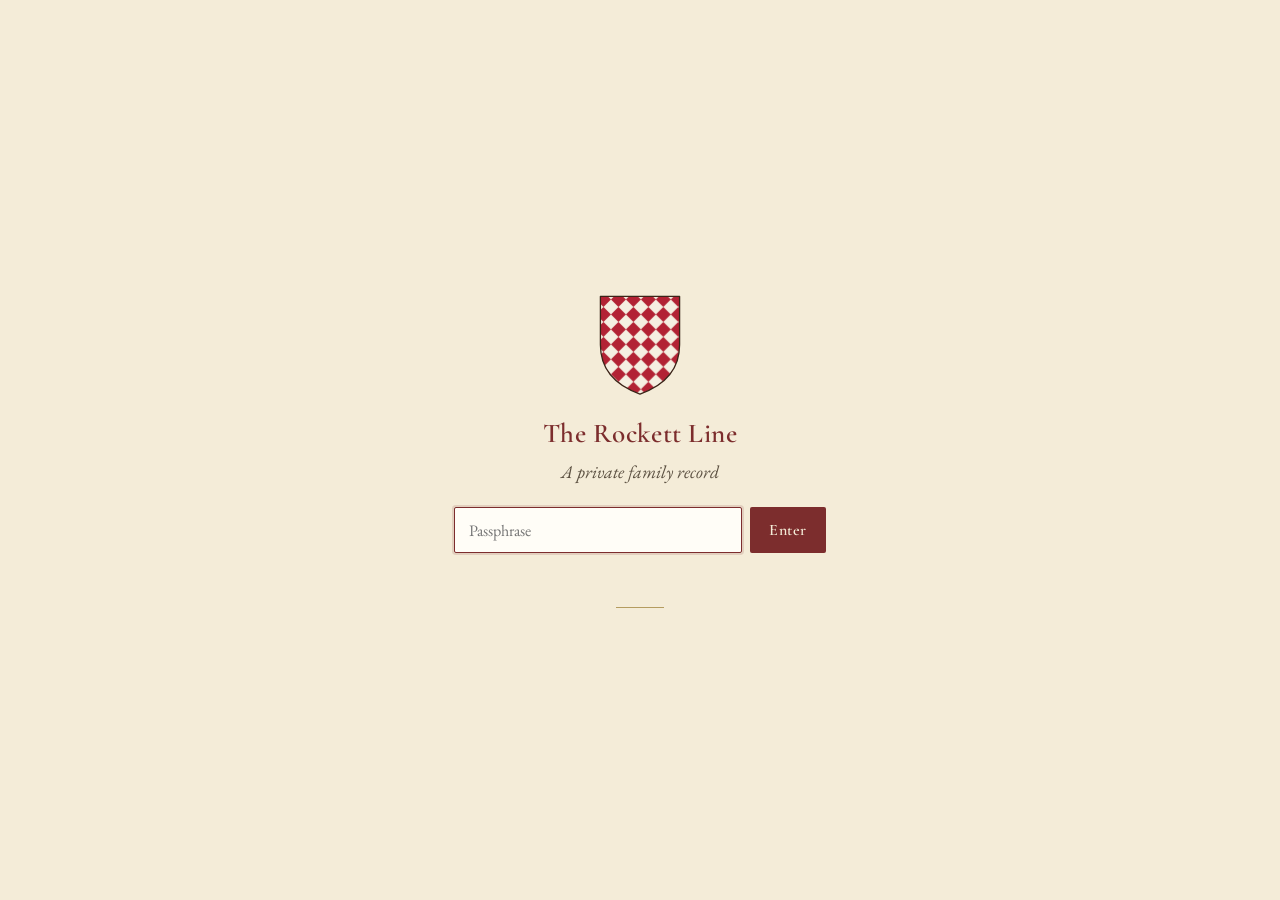
<file: connections.html>
<!DOCTYPE html>
<html lang="en">
<head>
<meta charset="utf-8">
<meta name="viewport" content="width=device-width, initial-scale=1">
<meta name="robots" content="noindex, nofollow">
<title>Rockett — How the Branches Connect</title>
<link rel="preconnect" href="https://fonts.googleapis.com">
<link rel="preconnect" href="https://fonts.gstatic.com" crossorigin>
<link href="https://fonts.googleapis.com/css2?family=Cormorant+Garamond:ital,wght@0,400;0,500;0,600;0,700;1,400&family=EB+Garamond:ital,wght@0,400;0,500;1,400&display=swap" rel="stylesheet">
<style>
  :root{
    --ink:#2b2118; --ink-soft:#5c5142; --parch:#f4ecd8; --parch-2:#efe5cc;
    --line:#cdbf9e; --oxblood:#7c2d2d; --gold:#9a7b2e; --leaf:#6a6253;
  }
  *{box-sizing:border-box}
  body{margin:0;color:var(--ink);background:var(--parch);
    background-image:radial-gradient(circle at 20% 8%,rgba(255,255,255,.5),transparent 40%),
      radial-gradient(circle at 85% 80%,rgba(154,123,46,.06),transparent 45%);
    font-family:'EB Garamond',Georgia,serif;font-size:18px;line-height:1.5}
  body::before{content:"";position:fixed;inset:0;pointer-events:none;opacity:.035;z-index:0;
    background-image:url("data:image/svg+xml,%3Csvg xmlns='http://www.w3.org/2000/svg' width='160' height='160'%3E%3Cfilter id='n'%3E%3CfeTurbulence type='fractalNoise' baseFrequency='0.9' numOctaves='2'/%3E%3C/filter%3E%3Crect width='100%25' height='100%25' filter='url(%23n)'/%3E%3C/svg%3E")}

  #gate{position:fixed;inset:0;z-index:10;display:flex;align-items:center;justify-content:center;background:var(--parch)}
  .lock{max-width:30rem;width:90%;text-align:center;padding:2.5rem 2rem}
  .lock .crest-svg{width:88px;height:auto;margin-bottom:.4rem}
  .lock h2{font-family:'Cormorant Garamond',serif;font-weight:600;font-size:1.7rem;margin:.2rem 0 .1rem;letter-spacing:.02em;color:var(--oxblood)}
  .lock p{color:var(--ink-soft);margin:.2rem 0 1.4rem;font-style:italic}
  .lock form{display:flex;gap:.5rem;justify-content:center}
  .lock input{flex:1;max-width:18rem;padding:.7rem .9rem;font-family:inherit;font-size:1rem;border:1px solid var(--line);background:#fffdf7;color:var(--ink);border-radius:2px}
  .lock input:focus{outline:none;border-color:var(--oxblood);box-shadow:0 0 0 2px rgba(124,45,45,.15)}
  .lock button{padding:.7rem 1.2rem;font-family:'Cormorant Garamond',serif;font-weight:600;font-size:1rem;letter-spacing:.04em;background:var(--oxblood);color:#f4ecd8;border:none;border-radius:2px;cursor:pointer}
  .lock button:hover{background:#641f1f}
  .lock .err{color:var(--oxblood);min-height:1.2em;font-size:.92rem;margin-top:.9rem}
  .lock .rule{width:3rem;height:1px;background:var(--gold);margin:1.4rem auto 0;opacity:.7}

  #content{position:relative;z-index:1;max-width:62rem;margin:0 auto;padding:3rem 1.5rem 5rem;display:none}
  .masthead{text-align:center;margin-bottom:2.2rem}
  .masthead .crest-svg{width:120px;height:auto;margin:0 auto .6rem;display:block}
  .kicker{text-transform:uppercase;letter-spacing:.28em;font-size:.7rem;color:var(--gold);margin:0 0 .8rem}
  .masthead h1{font-family:'Cormorant Garamond',serif;font-weight:700;font-size:3.4rem;line-height:1;margin:0 0 .6rem;color:var(--oxblood)}
  .masthead .sub{font-style:italic;color:var(--ink-soft);margin:.2rem 0 1rem;font-size:1.05rem}
  .masthead .stats{font-variant:small-caps;letter-spacing:.06em;color:var(--leaf);font-size:.95rem}
  .legend{font-size:.82rem;color:var(--ink-soft);margin-top:1rem}
  .swatch{display:inline-block;width:.8rem;height:.8rem;border-radius:50%;vertical-align:-1px;margin-right:.15rem}
  .swatch.spine{background:var(--oxblood)} .swatch.coll{background:var(--line)}
  .ver{color:var(--gold);font-size:.8em;vertical-align:.15em;margin-left:.2em}
  .hint{font-size:.8rem;color:var(--leaf);margin-top:.9rem}
  .hint button{font-family:inherit;font-size:.78rem;background:none;border:1px solid var(--line);color:var(--ink-soft);border-radius:2px;padding:.18rem .5rem;cursor:pointer;margin-left:.2rem}
  .hint button:hover{border-color:var(--oxblood);color:var(--oxblood)}

  .branch{margin-top:2.6rem;padding-top:1.4rem;border-top:1px solid var(--line)}
  .branch-title{font-family:'Cormorant Garamond',serif;font-weight:600;font-size:1.5rem;
    color:var(--oxblood);margin:0 0 1rem;letter-spacing:.01em}
  .branch-title::before{content:"\2767";color:var(--gold);font-size:.9em;margin-right:.5rem;vertical-align:.05em}
  .island .branch-title{margin-bottom:.35rem}
  .island-note{font-style:italic;color:var(--ink-soft);font-size:.9rem;margin:0 0 1rem}
  .tree ul{list-style:none;margin:0;padding-left:1.6rem;position:relative}
  .tree ul.root{padding-left:0}
  .tree li{position:relative;padding:.28rem 0 .28rem 1.1rem}
  .tree ul:not(.root)>li::before{content:"";position:absolute;left:0;top:0;bottom:0;border-left:1px solid var(--line)}
  .tree ul:not(.root)>li::after{content:"";position:absolute;left:0;top:1.15rem;width:.9rem;border-top:1px solid var(--line)}
  .tree ul:not(.root)>li:last-child::before{bottom:calc(100% - 1.15rem)}

  .card{display:inline-block;vertical-align:top;position:relative}
  .tw{position:absolute;left:-1.55rem;top:.15rem;width:1.1rem;height:1.1rem;line-height:1.05rem;
    text-align:center;color:var(--oxblood);cursor:pointer;font-size:.7rem;border:1px solid var(--line);
    border-radius:2px;background:var(--parch-2);user-select:none}
  .tw::before{content:"\25be"}
  li.collapsed>.card>.tw::before{content:"\25b8"}
  li.collapsed>ul{display:none}
  .tw:hover{border-color:var(--oxblood)}

  .nm{font-weight:600;font-size:1.06rem}
  .d{color:var(--ink-soft);margin-left:.45rem;font-size:.92rem;white-space:nowrap}
  .pl{display:block;color:var(--leaf);font-size:.82rem;font-style:italic;margin-top:-.1rem}
  .sp{display:block;font-size:.86rem;color:var(--ink-soft)}
  .sp .d{margin-left:.15rem}
  .oc{display:inline-block;font-size:.74rem;color:var(--leaf);font-variant:small-caps;letter-spacing:.05em;margin-right:.5rem}
  .hold{display:inline-block;font-size:.76rem;color:var(--gold);font-style:italic}
  .emig{display:inline-block;margin-left:.45rem;font-size:.8rem;color:var(--gold);font-style:italic}

  .node.spine>.card>.nm{color:var(--oxblood);font-weight:700}
  .node.spine>.card{border-left:2px solid var(--oxblood);padding-left:.55rem;margin-left:-.55rem}
  .node.spine>.card>.tw{left:-2.1rem}
  .leaf>.card>.nm{color:var(--leaf);font-weight:500}

  footer{text-align:center;margin-top:3rem;padding-top:1.5rem;border-top:1px solid var(--line);color:var(--leaf);font-style:italic;font-size:.85rem}
  .backlink{margin:0 0 1.4rem;font-size:.82rem;font-variant:small-caps;letter-spacing:.08em}
  footer a,.backlink a{color:var(--oxblood);text-decoration:none;border-bottom:1px solid var(--line)}
  footer a:hover,.backlink a:hover{border-color:var(--oxblood)}

  @media print{
    #gate{display:none!important} #content{display:block!important}
    .hint,.tw{display:none!important} li.collapsed>ul{display:block!important}
    body{background:#fff;font-size:11pt} body::before{display:none}
    .masthead h1,.nm{color:#000!important}
  }
  @media(max-width:640px){ body{font-size:16px} .masthead h1{font-size:2.4rem} }
</style>
</head>
<body>
<div id="gate">
  <div class="lock">
    <svg class="crest-svg" viewBox="0 0 200 240" xmlns="http://www.w3.org/2000/svg" aria-label="Rockett arms: lozengy, gules and argent"><defs><clipPath id="shg"><path d="M 10,10 L 190,10 L 190,120 Q 190,200 100,232 Q 10,200 10,120 Z"/></clipPath><pattern id="lzg" x="0" y="0" width="34" height="34" patternUnits="userSpaceOnUse"><rect width="34" height="34" fill="#f5efe1"/><polygon points="17,0 34,17 17,34 0,17" fill="#b22234"/></pattern></defs><g clip-path="url(#shg)"><rect x="0" y="0" width="200" height="240" fill="url(#lzg)"/></g><path d="M 10,10 L 190,10 L 190,120 Q 190,200 100,232 Q 10,200 10,120 Z" fill="none" stroke="#3a2418" stroke-width="3" stroke-linejoin="round"/></svg>
    <h2>The Rockett Line</h2>
    <p>A private family record</p>
    <form id="f" autocomplete="off">
      <input id="pw" type="password" placeholder="Passphrase" autofocus aria-label="Passphrase">
      <button type="submit">Enter</button>
    </form>
    <div class="err" id="err"></div>
    <div class="rule"></div>
  </div>
</div>
<div id="content"></div>

<script>
const ENC = { salt:"aUyFCM8aACYjLeW+92hfGw==", iv:"ELrBelqRnKmO9sc+", ct:"jUPxOYvKeXNCzqzv5tcxQ4noJGqcVG+hAaDSdwOEBtpQlOQYYISeiProqkWACPYJZ0bbJaWSo0/VLC6GEV5q3zpC0TGngTUlEbmrL2vJJe8No4kbNM06VFP2DS7LGcca/Wpq/[base64]/Nk2r1l4s0/8jJdXMnnje8rCYrfbu/ToPh0gnRp4p8hpR/[base64]/3BUs6cmEPQeHXFCEA30btYREYZmE6I3yVyu8b2LI8VF3EZS8rcyOdIvnTPNarX+6tZ2TgnzWDxrSFFcpq/kRQpzl0yQfvTbYDjRlxgRD6zVlHYamaiVN5usKUBzVhyUIbcgV6Czw9sBOw4aDUSC3avdmGA65OaHNBK6LcDF0opwXRPXAfZx2yTmAnorO6Q/ouv3eSSsJQWDFKxT8YuNNnE+eHGpf0+GvQRM2nnPgq04gIA0NBe2aaIZhJS16DxZFEm3FSEXWlzSBfHw60L++OXKftof/+gjK4y5ivZhYBd3Y9M3FLMV7prmvySZtd/Vyvp4+w9sm56kH/gtjwb6hMLysXeHeJqWWZMiU2RBWUJLjvcFi+YjkjOpj7xWKeZfK6JEHDh2Nz8iOnn1sih4ecuvXbqKl+MiioCCau1X5L87ERv6iD7szr1a+k8cy5WA499ganeajhR/4I4zzPJLLyIIWt2N7YOhG5gi5OjQRkVm8E2tlqqyxHhmZRAzRienazjpdConvyBYRtJJ4hXULmJ0J4EMKWwcu7VqPGKDZw9wuMUQt5ujQANqrcoUb9j9Qou4oqt+sxGnM6BeqqmsEkY6ONQzkrsXC35AshiR+Nm1cKcmo2kToT7F4vcgjtGX/kVaROeXmwGEuJHZDk+ihzAqOqPC1JJArSQxpi3HyELN+AVyvPJSnm/D2+sqmmGdAzmCO/9HZYgKmdTHUSwksI5zr4/f5IzMYyKpwoOXzdTPLiAsdcgGAoCsaFnGDWf8VkOlQd8ULM7FzmTtgM8R2EswpI2WzcMxMkMD4qT+5UjbnQGtY/xOgZFH5oo2Oqlzc8aQO+CnzSJ5De/nbOJzjX7mxv4Rl2NPgKgCmCS0rZLsGgTCdcwWhMHf2sNTylNiXNersobYIas6QnFq+kFizFktn0WfYNIdUyqU815sHINhjKts7L6aaIVFX+/n9W6laLIxgCBnrSPiLK1Y/MWWM5a+bof/lEpLiNAiePAxDR4M+9MeWInS+z1mklUMW4gcdToa94Q+4js60mBZ6G0B8dfimQZPRO8vGytz/4A7qFebkJiwRo+mlWeWg8H+32gj2JDw8QaofehA4tMIAMggeA8epJmUFTFzg/[base64]/2UsVWFD/1aLLIlX//M6vLdctI0v1T2jEDyBUdYKs/HoSV+DrnP3tym4Ie508VwwpuwdMHCdTNpxwLDKfYNF5FPBp7sFUbdfoeG37pO7TJw8fSHuYPAGY8RyJshH7HlpQDXCnx9uQObxWAACKi7jcnz9WUs9C9tOFd2/uVNbRVV5ed5BvHF+SacmWbbyZQ01kt4xEquRGPyjhAIKYFtJMaHGyBStki9qvq+fXGWKwSEf2Jymr4ujX7FYtTSrixEDVFOYzktNyLm8mmxvi+fZlMj8gxrhSerHYquTWSFkb0zm07Fz11ClwzTeDCaoQpV0lmn5N6boySiOrazZnCDlWgkcqUaRWwAYrSXNOOTB7/gFQSjKzxkaX2+INLWg42r5f/F5tWsi4+ZB99xGmO0kNniGi6NwA4bJzCtUcBtX8BBYhdeR+FVJ+6OMUYJLyJdpBwscUeLlM6G03v4lUVftnsbI0IXhxwPluVniUer9HZbUKY+lylR8HrOCSpgE6qX1unkcG4v58uBxIc/m9+BnbxoFoTRa33WSmwSCBwszrMNFTEXkrItMUab/88JgE4ZyuF6gBVLDYdjwA+Ff2/C3eZ9WiU3F+RNuIp1kgQcqBJQttyr7lCLjBjYQa7b+7m64Gi9+yt/CxjyV0/waV0yNd1aXq7aLsmez6ssVetjEig4xrODKSX8T2wKi44m1x8+0EMhYRcU4PHx/1sxY0Ndr/xpFzbrjFFnthzZgXQGmf6wBw5kxgcB8JJd4DqLM11tATVqpyadQnTsAouIWLyPGkbOEvxNTsD7pcpXMydd+5sj/muZXvWHQ8X38e9lVBk00ffYIMmjTU+WsmJJhxyTgWZEybVUQ3Q+hzTkuaqmdbGAd0Fh/F5HtMmQZv/W48LjARjd5AzeaBus6+1AJbFL7tgXtro5Il+GQrj8Nmotz7EVDq6f8dhn5tZlbvSzfHmzhhXismsECKeSAxvPu36/cUpJa4yk7Ye+CsL5TG9FqkX/Qh+pudt9uJYgiiNbBFgw8dUvS8qcnM2I5iwIb4HXMrmo2G3d1RG2v4g+A84yG63EU7dLYTSXPPBeeKkgKS4k4eEPdn4vYn246eAUSGWZSVTAxaivxh2r7PAlK92/M5Oy7ZIK1SQlC+rpno3fmIsQsaBzTVZwVY+VFB0FT/rEh/PH1DeSKACNBqecwMPC+2BNC1+F51joRiKRka1KiPvFfDEVjYuEJFAHLJ8e7kXjZpmmQUjLo6wuftJVhf8UmyJDtSltpSdi95DHZNxlVbeY8PE5u1rRN0rqurCLHNe3iCAroDuWzWidfZVm//Kn2bUN0dwgc/9CPN21TdIziOhs4mUZbUPF7wc1n8WRc+EMkcFl1Y1iDIerNU26KVI1ugDQ3HQGQdi/5h8qY2LDLYdVmFbLfu7IiMka1LdRPjkRLTYD1P9FdLfATXfImdLDAtFA6l18oPBZcAbVO+cGKGYnc8R5yUPvdrcBOQ1X88qHQG1P67yvmfR7yAm2VvOlKSWkGszzCXyCejFFA3TLLx22XTSaJGnMxPuRFN1S2VnvUvCgrk/lcYHB5igYGFrTCbt7v0pUC8XrWHb33U+Ws2IJeID0bLqrVEv2KXQRyBB/5BO6kIGuXqOk9BdLd9S7krcAJbjM9eYamCRq/3qEyH/CXp+4swHtd9kH6Dk467AMj4Y3nb8Ojf3yU/9nzg7+aXm2VhDwN4P/SNsTxXMyeCJwFLWruBh96N/lEvzXAqdhqWG/2NqegCX7QDp8xLO29zU9KMOxgf79XMl1kuoQQi+XebYAJUoAqpQuBogA/mJg0Sd3tglTaZ1KS5ZzkBUVKQbjpsasUv6VPOXZQDA5Wlv9hyuhuIUS7nyMFcOscBe0bT2tMJKMvn6YC2oKr5wTwNadciKtXerU085lWEMyNwWIgXFrVUpSyXPEznF2wXFTT/BNmVjuUX0kahRAXzay5po6d0eJ9dieT5j7D4MQjOcRcTRCREoj5QwIIyWMGj6Q1ZXNocnI1kozdDtOX83P/q74AJuOpNMjjbS2MMo4QLxxom4t8pj40REhA+FfoXSrIju/RwAqpFMV9AGpvxUXfe4xz8yH/fb/[base64]/fVFE88WK+AanFO1aE11PxAlkv50VDdHq57pYKI1bMo4Xp4sKzknCgNfbblS7QO+fTXGg3n0pcj8Jf8UCU+Z1S6TDzAjbjaesMXJ1u+LoISglUCKQXTLhqxI1z1Xj10LUNzOXb5tEBs0nSEaHX58/BSEcWbQZD9KewYfjoDmcxwaQ6G+t2KKjyY0bW8ZANl2Wf7HcUkrVNTaaMyWg/0dJw2taOOawIVxmALZAZr3hnzDiqyQjMsQ8jGvHMJOk59ernT4NTpHkSiuB2h0/[base64]/g+bZ4Ym3doF67NKIOeb7gpDYAKlz4h6qcuceIehn1GE/bII/1QAUKXq+zgf8G++oNogd0ZJZonWWT2iFRYK/a0Ww/bi/Ynto5/lqhFYgdCGvTFNDPHj5Irj3MNCKpAx8XJRCJ0LEFBm7YC91lw1z50Qy03a5NHDK3tir4gAzp5qZ1ASQ9aNN+qmx4I88z1VUfESWTBvBn57Yr6+xkijonT9TVRwkRSYomrhoJTR9XxA3EF1jnEXUFa7POdTV9w3ujMt15HISi4zI32/ZKChc1wR1uzLaWhTGFs5pZvaVZ0yTqIgoew0O/Y4dnj42vp5MrT3+IJ1sRa0baKzQg1aT9ZBiCHsEwnBJvSpShtJ9Ok7Q8+Llmmm3wlwEKR2JmXiQbpemnoN3Cbl95mgKJuZyiSva2coHHUjuqMxy0/5X593TPCm+c8F95AMyir3R1nIF3vhePTaSVonG2I4kdveGr3aILJbl9++nnkqBzapr9w48VgoHtOerHb0k7xNxZCdXWkEHMVqh7INgcQtBaymVFjgEk0HeK7urvGn4S8Sr4leopevJ0ElWYYM8UJKhlY8N89m/ibpS7CYVb9tPsYvjDy6XtIiUg8W2dOFGsWENl0uR237ZlmrgGcjsuk9mlziXC9bmb/7Rm/k1MNlzFdH0KHIZ2x2IQdm/cijpJbgPmhZnIQYr9ChKNnMgR76p/V/BrO9NVsit+nYgR6E43KwkG+brhp+idTvQV+KQe1NQzEuWyM0JHvTsd6hXRR1amap5ilvfozmVAnwi3LzDjSnNNLeIISrobjXNzrmPlIn+by/KEr3gqWseNTFmEvY5iW2IqbjbFy00mF+46VcB61KFRNgWHcMaVToJkEh7Kv5HRftuW+HpAHGFvSUKRjBHQ3qx3FT/[base64]/lM65BTuVsj39UkOFfF8AxmdLPZM/DQsh2ZBGn72T3VkeE+jWEkMVPR8/JSlQOZAMJoB+1HVXPu4ImcUnvUhIZi753elonFbfkGSMIkKbBBg4FNzzHTbggW9IOVADbCoT405MbX3Yivkgc+tfZ/xmYLOFyBJVivLX3kBNJ7lVuj95t7OzmuHZlFAzokOwS/4eabtChGQDeRFDIuhOIPa9B2kqmAGKbnUVuiilGziycMLl3Sqpk4gNEv0ULvER1fH44aRw9S8uQcIht72fDOWy7QZfHC6H6t7AyUiBVeFHch//51+PElaLmX71TmVUuczuK5aPA7kDlSWLhtKSBxlAEX8bEccdVfUVfM6Op7D5GyfOFHMIQUGt9fKqGX+BHrM/aSxN3F5ftxYHcmpBVE5Vk4oqNeDdhGqURoemZMWEOv1Xjwq06rDNIM3+aGWeiZgX6amw9eFbGUUSXPqiRcrliVzipBD2BR0gqZ/QN74SJ9/wzsS9yVdzM273g45vp7qWQePuYaU9ylZvKqc/dPh4fct4KEptzYfEpmOHymH9y5tA0bHn7eLxdcGucFkuVPrw+Tg8Iqqk6zfSrcAjPOkAvy+OFzV7czskiMuOaVAXLR3COnOvzaSPikvm+O5SvqhuLCwd2KTEBoX9yo7q6tpYs+cERAKuKrMGAN/+R7eisgraM9tycCOY1GTmLpENyCueUqZb+hdl3PyN15n8JBRoGbClHSlGMuar0hcxWg06iF8TF86gjkUqRtq1Uk/kyGV2+u+cbblcViusJjckzyKpgiXmoUKVcnQgiHTgoS9WqxbjmNEZAxn3sDUDJ8dcDe+ofIXjXGH5dsyUxDwFtVP+4xufC4sxt6DEczEazokWiUdcaTuXuCmIRIBJzkjhOC8EZ1bgz5TyBJ/jufgP/V6FV2StJFsnMBi3vXyPG7zLD56HdFQUnYp3VmccP04YWRNoJIQ63WLC/C3fP0tyYA754D00W4plSc3Gmygd9IpMJgfWoAjqkDzZqwAYmsn2A7yqutXjPSZYThB4kFPXHG0TNzN/ie1ININrHKqAmzl4sNhe7m8KRstu7tiR5U2FsbubWZtI4PbrK9SvN519/Qaz9NdetnABFNX/wrs161T/Is0UgDnF1187mIobcoJEu2xB3Ke7SIBWvLEF7Mhf/3LBKgSvw2d4vLK117pOkHSoGnEyfMTplixXQnLp+2FtXnGmMX4uXjzTugcFzP8nGPY3kuB5EW83X8uK88LF+rYPRhFAW00y4N3tEz+B8vBC+mRaMSFF32M0tTglo9qPEailCuq9sV5uFiqt2DTJEOxCjysnx/aJg1NiRC1UMxZNbZSAw0XNB8IX02LgJ0cxic+e4mKzI+fxL2AlkSJHgv/FW79npIjfEF5sgDRFpcu4d9yWRlhiTU0ei4fjRBfFFOUW2DAMoXRUeiBSAMF3PQ7HkCDPDiEJBj6DXAKQLpwDhQuh7+yVWrUuUGYhXm2zzAz6d3g7jpzhnfQu0AcPeiKwfiuovOVvwMQiUojjt4RtfJRBJCh85/LTPj/yYTqs5S5H1Dklft6U/Z7eBp2XjvEVHMYkhp+NBm/RlVpnQ4pBVONyBwAOHcDRDCBU8VxEUM77zTYlIpR7WaZ3Fx/gjx04VbJM8zTx9wmkRhy4LVI+ChOktkrUoxVz3wfawzL28lhb25iXeMgOPMZm/+ppe0fEwKejL3JjC+u1HIBBIehLhNVKhKM9QYfqx73p+UWBbauDQmvbu1Lw7LJ5dx0MqmZ7a2T8ph1kV2OnnJAd2rU5b8M/OM1R+YLc44Cl2yXI50ORy75GSUVnX0ocUU8D/3ifymCxAZa6RmiXZ9xsxYYLwvJybOdOUL5/zDEj8hoeQEwKSbGBGpGfl/4CXBLbrazrHdW186m0DhPa/SxlAeucvpbnKM7sylN2D74ecofx+8TSajyOyvLq4NjvwtruNnVrLNV3m+oTvPPlXhdh/qHKL8MThndtM1aHq8APm2Owiq+itTrPLKj3osDM/B9EhD2IGFurFxuL5xRT1usT8O6ycIfy2MJPnua3JSL/FjxrEyF39z5gdiVry/HhShFNqLcECxTtmAqXLf/eCUEBbG1KMELSl5zd2E4v8kV1+Ys1FDPJCcFKv7Df+f0xwjkBuvgVzLVn/U1DYURrYqEBwm+ggipnKgW0B5d9uiAfioq1RPKauOEgxpSNEPZcBXhsJrH8fCv9PfxumxkBMtywJuIKLZb6NBlREKTThbiqZ9ACTssd5QFKS7vP+gM73PTRMJVQbmH8njs/dv4EkeiWLBy9R0y1iTug1vagShT1umMkzDIrjtwBU8K4fsd3W5qwYrnJ/mkoXVfXMTbYXqZvqXZR4WjNC4Hozqra5k4W1D6RE7PV5McDSryz81rDmBBsbpjsYV5zNB8HURSViX5UIrn9zV9MdVEqI+AwYp7S4qBvtXuyPY5HdawsK/mQ9JYP1hXDqG31aAAlm1zXwvDmv/hTjQS+pKfI1OUamPWpF1ykdtG4M62mabG08NseUTg0Nm97Vjmj63t4YAk8Trot3KlBjzbuAcvNstI+xCz5685aMU27ygWAC0vkUgLaI5GhX7N5dExuvRZoh83Y2QTKd1mBDJvCkG/WpAZdW1/nUFdH/ioP1/fTz6m1GTprymqfXArD0sQthaMjDT6vk/9YgE0BASlWWdSDg79s64X/0e7y3EE2gbARsrUg9YZZ6K/CQaihlkuEwuzZDFL7rtyNpc1G959bqFcdwhjzgk0jJH/wLs+/qkvySo7H2OHTOcNe5LcbnO4qHNouY+6Fcc8d5isSRLdTCvw79r0J5/bRhrvhLVsQwFm5XNfWQ1qqs1iUo1hNaXiRQGparfl/8SA68Ki7mC23ouOVM8jfZGc155GJwc0kAN2rNjtk/1z8Yer1XCHzSuStPiRP1jTvnn+XRPmt7PsEjEiacUbxoecDCz0cJQj8nY49/ejB7yxkcXbSJZA43+onZh5fayO9Gk+SR5i9MuwvENrNU3vk+eGGre+56nT8cws3DjQlNcUYULonLU/K5N0WIF2GZzB5I08RFsAVNzMRNHPiG1cuD/r1x+pqJ2Tt6CtAD9cPClpR4t6x0VkXgImjTWLVOUoX2vRkclMMNUTucRNybE5+ZTGYO42OmWdQAaCbOlag2XP5QESgRPjlJDuBJOlLzcV73wWC5xqbUVgfw12pgVNCsru2EKVnYPp/l63hu8iKUazL6409+re7If2g9OCbYwQF6p/dRBLHQnRar/kHfMiDwwePnM/aYXvVS80CnsGQdz+JdGLfpSjmOyUElsxzFUe1Pcb4k6Ija7ZhCOCpFtDDaZ7NJJLzVwoN/dlJ/c8H7NAVKu8qF6YIOj8BCcX/lMJlCI2mfjoFnATTBsaolRI6FDTWkLQtdxXZnkRIrX1uzfKmReyWw5jPqm/+YQ4N5PGi/e/4YGgYAuACV8MXPzu6Z9bKOnVjge0EpUeRAvGtP1j4E6bnj5Qrk2DpQTmMikYNhENJWAG5h7am/6Z8jkX9ap9oVjHKhx/5iovW7sPp663bJlCMqJFXxcMR0c88WseKZRD41sh+5UnKHQtKSrHm93SrL6fVhTkCDsDT0qjgPZijZSUIWk+65Te14r8tXCdzgcSSOdYCGpyful+DcslGxH2A4U0qpsuEG/fDt0UHnfH++1vL3zgyinec/PHhq/doX+oj/zyCTBeQoqvmtzpufb4skPCo56lDlhkpgPaVrEJphCxhJh4EkfwZME0wgYbEAehZI3DWp4SJSmfAHSBK/Dw/Tx9hSz0YbXbMxvj1mK/3/15UqPuSNn/pNHkivERAExeOztJSJkkz/eRkiXdvsm72ZhYS2S/MVDd9ZIFv175FMyAFxpXUWzFc6VtRbFn3c1TwXYw7yL2XNmctg2vMMqkTt89UL1YBu8lrol56C0hZoz+c/JwtucQt6k7xtdsVtHDTrsST+RDjiEKAyWTdD67xNxgiQT6bDMZSVSYvIp58DlfPDhWe3yiMYoE0QOpj7cF4bQ/SCL6sKmFSwh8bCvnsk9ya0Fvq1KIX+MoZNBSBp65XW/Pdxc+EoRS+tPzUJ+yvsip1FrZje1R2vykQzMC1HGPvlQwc6RFDrfdrrA9H6V6908Y9b9muk801BWdFQH8mlAYNvZR5BvkCdvkmxErQ5IDR6MUnoFVTNyvLy3XqNTzwfNJ3h2RRDIYYW/V5Ny/T4yXbhmjEWTNT9RMcJpXtWM/8PxfKx3g2XjwdCJH09RhatiZn26EnOUEWT3pR0K/JDWLv6c56zvTHCxgJIL7+U6Hr/[base64]/BNf0auSOFus9SzbuF6RhJpKMDOLYAf/36SXPnDrItWf9jo+fR9s9l3csC/hVV8g4W/G0MqZEnwku7/68d7nmaoUXrHefsdJonJrJWjTfAtKSy7jJ2uR3iav2iZ3jb4A21RW4mLXFC2IRfxKyeXFtMpHtRPJr+wO166jL6ABwMZQtWIi7nSRbt6rz5CPaL47Vtwbn3YT+A7l3LDk7uqY13fAjqBIrPSp4uz8ZlLWdlqGtqvdqTCqioABQMwN8/H8SLYALmSk4NVF4RjF+GTx/MsmBsxYBF5sbdhYqQgNM0xyviCH7mKyFqhxqSwfaxz2k/mqD8232I/0MI8jqsoua/1gqFQrHf8GLZcj26rNb4fDmeC48xr3OZPba1us4jZ2AUFQsjNaVCF5egNxHe13T1lPI/OvXdcZowNT8LyVHMIQXSum6MmQf07Zn/ZmpNgQgVzovP/WBWJzcBQkJ8je9Hs86z6YkCcIcQO6Iuimh/OOP01SKtEsT+uj0WuG711JUWKuf8I0pQwdWLPYBFAfpGyjlupyue45VtuqYJh5Y68CIMAy6qYX4SEq2XCpP9SgPxVVC05/g8JTvdj9BjBci9P0GqNoWkM5IQFbGz1W727RNh4kZ12xug9MC1hkNDkA5M0eCSO3amBkHmvdf0cm7EAeen5/D4n8+APg5uM9FBRClEFtH4jIlRpgOpjre8RMp2/+llaWxa4c8zq4HmrRmJstLLsY4bpwZKMyUKXJlLqKDJWDmoMuQlbUeheZ+IKZtJEVYem/NOWFUVKacq/5izhvbhdBPh+tE2KrPIPnw7jMzEs0RrjcVzH9RlnMrpTG5reooNBjnGFtVzalKZGUHAvMtjSslxcpUjnCpLtM4L2Ye1yyMLBXCX1TalsKjrJDFq2TuHoWJRUNybNh4PqTx/wOnyPSV6VcoWKxhPd/5/nCgxjtE00fR8ryQRS+GBBbz2oQ5lPkkLaE6rMbHNamx7lY5cw4+bxMTlQy9hUycGRJNS0/[base64]/bZzrbkTlJa2z/wBMqTGM9a+BwKs24txm2kbdtJrABXOttzp63PkdOmGNSdZwc7Itp7KFugGeaZ4glH/3HsOBuIcpnGBrQZKHBR9Hs7V7JFyFEvPPrxNekcCBuoz2XSOCeEu78Q027PNVIQIFtZUYDdCEFt14r1pommBR3lckWLrmgWV7k5+kbfyoy8JdMLqgtqjLwcXA/UQqc3Bw3IJdYbo5lZ9m5gaVbr7hXWifd5f4eqSFkB+aUyDDfwhfsU4nA29GhdwFR+mcwyMoTqX0ZOb+H3yhFB92Qiz/Urg45SwIlmhnw5RsPGrIawQWlQAUTX5Ssf7PVwDo4E4grlOxnrmH5fe+3IqNJNtIs9wqcGJJdsPQ+qoafFnb0mxL+/StIEEqoqNK0ewsU6wci8YzCgQAVWe2EpN8xBtLPyx/92nGFvGqQlLKG8LFdi9zzAZF6S9GQEv1x43/0Kc0Shm8KcS7Pd8r8L5ac97pS18gm00oh5yiiaYtDLt6yXNLZm+IOUoaBoifFNYVOqtsNg4sEusKpPdACKPpzbi+5+vo6RrTv8YYgtwvOy0J5iiV3DimyrQTC1nOvAKfUOXMueBzaZhs9B3E8HbHfrkcN6R4jcgipetTssvlPvvRcgZn2qMrld9HU/ayZAbHO/sllfbV8xZcVmUodMmasZATLbvQ4Qy44HdFjaEy/Up0x8q4ZPz90cJ3kqSgD6RoWbqW8dt/awYwilyhTSo0gII8zfwXG/UjWTLR7lEUryeNVPsGWUvFfHgUTB6d3YyScLwYMbmBd1UNLt5mZAkFq2OdwG0m7Tico60jVy3TAkJg6Co41hgkdo1dadWA7QMZdSF4gTv6QlUBRvcDl8T73Dd4pPVvqHXDlAnBHa5WTUyNqxfWCQ92QBVQHBqcWW7l9E5QXAHhgv9QxsPr6pT2i/Y0zoOOJxs4bbbVUxKP5S0GNtWbHjfQNDWUP3bfA8Se6y8JRour4WzbbD9h6S9GEIkROob4983UPJzCwOWchYuOGP5KVWZUeqgXh5cO4/MI67hWy7TMcemUXh1pDYNzsF0QiWtoeH7mx+5u86/kQujqw3T3mMjElRJCPm6jzpbUPqpvBYMjhhMJLJsnxWCzjODYbacpPTJSubMmqX1tEGkvKq7dMIU1vme9KoPODkVAgAJE176beC5cgmeO2g4Lr7xt1d3ZUJ6LuoBaOamyLD5sVlPUnziyBgSXxS4zRDEkWBFAJGDhkc7JHBFtjvq/D4zVzb2iq+ZjEI50EIsbKim6SglGwOUhN8W315AMAG6r/mOrb83PUrLDUA2QuxZC6wLzIs2wqVW1tWP8jernU6RMfAkiNk3J95IkmNbEGW9cX15MqlKxFNNvTh+ft/3Mv3L5dd14poPJLDHPtGbk35xTX7HmiVo1sQvm2rUeRFxaANhskM6ZU/JMim33KRx2Mx0Wx7Ve2UVaXki1PLoQXMNC155BblAkHaExdbuWNhFbHs4phInwhziZrgfPnkc8/GZbxHhYbYX7QotrNZ36bD6JPTDoC/UZmXtYpYzcU8x03jzkQlcQQVh585KAaeYePcOroAJNPMVfoaTZXuiAKCD6HWTULBG/VeRoWw/narrJIfElaXyoExdSnEwjkSsZIFEuUcW44oEFQeK/+MuLO9Om2nb4MK++uls8w1xXYN7LGfdqnNCOTpWUCzSiUrlsZYzmCxxO+mfbQIQcW8qnjA+d/ECwnzdtY7le/qfqHad0InQswyjqkqn4Hzw9HQIAsxX6Jsxo1L6D1FMkP7XEQZNhEmj5Xv29dvrgnbjH7eB/p84uJf3C62aeoHWzWnRRcePTf5bCwOPufvLFnWnhj0Z/3kls0Xne+CwFFMmb/bOjZm9aLwJYoF8U50NdRjP9wbSGMyRLdTUokVnFl+3wOQuIL1wRrCyfGyVTXF8d1UFSRv0EQnT093pRuz9zs0Rc+0vcVzZnDlTPc7XCxMwApqQsyxsGQjZsVDV3nuYo75Yw/YHMZhtx8ZT+MUtZStXtjJwouUsc+br05lK8eLQevZoR0rrK3fD2iEFqKA7z5O9unNad8zA1qgZYWgXdDPsZIGTOhw7JnDoyWjaHB/XySKo7yeIRD7X6NFN9G0XPl9R00KyaG372jd6xE/jSqNNLDnceKKrgAgdL2x7WrgcsvTp6Fj3v44q3Y3RTWnDraI6ZvOWRFtagjNYeGkTsZ6dooNYtu3Y6AHlUjLc3NXlPrw/[base64]/CyBL3HxhjXqbhAW8/u0akKN1ur4FEDrnX6zkEAAneO+LkmlKzCEv7zSuoXk0jLT95ozSG3ysM4qc8N1DSjFjN+hpzrRyHX9ILA4+sK3tgmYbOxtlyJcx0YQL+CLqlNw7d7bxMG/hV1lZ6GB0R6D1C9FuDIq4WeEFErTXhyI0mYZvEHNzKvqNINBRzZAzcWcdlExmyR/3PfC5ZwfIir/fxizEvJW72j5uNcdmwXiDakcTaDMKqRIkauScM1jPd6Cs7XZdEDpyAo85sJ/p7cLjtw+6xp8fIldHX/zs+sJ37z9bzN3cypXFNN3XU7cypIagtnnM+EmV5kYefTjTEiRvyXDTgC1MoMDkyD258dCO1lKKJoup1LVUAcrIgv3G+8YFT8SBBcFtziEmvHcMDn+WLUYA5SIb7WXMg/x2r7OaMERrD3HtIo9SDWnrvYQWVG1qXeDzBeMDTN9C0I7OTW8PEz34/CGPH4VlvUjaK2GTzNrxDXpXnVC9rWl7oZ6nuslRdmWP4uOiiDpuLaXKc2yH6yfhpC3fAXIbfvyIQ7v+lmUrnV5OowGDq00tis7SEjrflg5dl5i64QXlsLROJ5DqfBpHivAYioMDyexCW2Q7+s2DjOget9Ii9xgA3/W19md7srcbeoar05sLb1nSL4vUUuSyT6EVUqT0J/c07/wJrUXvYYIjlur9qGfDTCNwD3Y4JGxxEePv+SI4j96pmMruFREesDxmnQgtNZIGqkM2S+J/[base64]/mpdHTAH/lrjql/8zeMGyl0zFFF8a1I5VBGCsy7hC9/j2PT8fppPKIoFXRRcAxGpzELIfCEUEnm2kPyHjT31XMNKEHbGTRlH/wcZPH8ubu2GOxRhz2bMdKLOQ7gZVuUVUedN2yIFp8aOtGtJZG/kJa5kNedpR/BBY0cELwConKBi7RUpng4f7LoWhvZwTENWgY7GoXTw09VJhiHv0GEKDKIczk1g7yS6mle74GSG4esSZUaXrvMwMbmNVVyg2HR6wEaoaxeeYtPJdXODaKV3Md6aRQq4QcJ6pEtiuHP0ZpyJ4MimM+ulikoHxI8Na8vFOjB6JuwasS/7rflZCk/b+v21fEZodadomtCuIUA3uylTaESThhcVZ3hfcl2L57atPKYoms0n6BvaC/2RZEMOOXbh8/lfNKbMt0nW5mXbXeLNYk/pd835ULQmm7LhvsVUcRBT922ver4s8KMk9UPaSGOqj3spXs71uY6dEmxcyW0LHhvKXX5xtilbXMvuUP0dzVXK2eW9ShRo4DKz/+yA1brrj52nnXuB10llmeCwGoJ90OYu6YAQr0GnJ3xBKcqlC9fKtaGMJYsYNLeNAjTzVa/bT5vkTHAlbuG5n3yuI3Vv2+15w/672lIQU2S59GL6+Y7yFiwI/J+2nzFOQchr5slMsAhc+axVx9NyuB2ahuRnqUuGQgWpAz4rRSigI9pTM77srl1obWv6uT7KwkaUmMPV9NnrHGRDujTaRz2UyG+zH7bsG2TXxqga5hP1Kaykv6mRL3ZyB11y6j7A/OLxGdEsGJf2y+CaA4WckrwE51Zx2X7mJwh6P1zaI1/AmP0N/0ec1jeQQimPsOCncESBAE6WfchfocBprvQiHEwoLkjAJeXZP5OVwbi0kUbnB1rVqeVbtYPZ/aR28JlooW5z1ycViC+WBbRcblApn8Mavi9f9TTQlgzQO8WEk8d2MC3IPkFqUfVMs4qwLzhwpX+VGtdp/HSYItxUfL/Ql5zep3CnL5kA7ZPTnPD2wUXWtLcZDMP5xHYpDTbQx0Li1CBSsSnbIPfV9+CH3e6S8UKLHG2SR5QcmhV1epVbUHsS/Bt5XPz55ip5Cz/PzBp86/A7NgA91ZvWvDktCABaV4ng8EbdrrSK1BnX2du/1UL61848veMpoQAfvioFWWSGfC5ed0uOn6xsZt3MIow8pYe33z+xf94ZirHYaUNgA1AKtsD5Se8OKaeT4JpDfFjhLQP7IRHwFrFvB8MWqMJMRutYhI2Px4TGIUwWsog70/x0m10447MXhnYn2eEvKimC5MvZ5ZjYR41Qugm/sUCrNv0p/7Tsx2WQM+sOx0mE21lsSbmiTIjj+d97+vlkim42P9dQ85/C0sBbPOs87Dt8DQa7+Ug+FWWjNmYUbHHaSoEZTzAnFhWwKCFahAjoDQU6lH2Xve6VZ29xXOWiwKtJjK0Fr2BWD0118rge1crbV/yFH69qwwhwQGtVIorTfgAWJH1pNHmntjgC7nl3Efqy3ZizHr1tw1NNd/[base64]/xImB2Bf4XxKQQT6YTA8XZAU8fQ6D8aOvTfNDTw8dx+k7+FgYjy2Y7vno/P38MSs2rCbbl5Pq63wFoTId2p0jVC0Y4Hzrg9D4ZjNASXE2VhC9vEebjQpbMFv0qcxwL74FBSBNgvW6yOR0VbGMaU0SgUWZYiu1Mx4yysTGaFiSvY/4k3Sgodw2NAGwYACQxYFCU/LsNq6Y8PpPi4X9WqQWWemrghrWM6GgWOaF/qeYSdkQV7G1KmjYZg3D/pd3pMkYwKUq1wMcemTKztUf8XXIR/9ULwwdcTNU+RvfvQX10mbp9Pl0f+dMXL8Kn0iIoxv3cQuRHQHE6FpNKukTMkJKGXv0FUfVRIQBuWlIe4O+k+Bwdxu54HZ3IFTsz6Xd+j8D/UISoOco64r6A/iRBwAQl0KTqUjzxgrEwFSMxyVuns7jf/Vh7YFIfubu7OJZkAAzSXVKdS8leCL98ZpQ3C/jKe6XsKi31B7D7nejhlS9vgonmEwB6BmrcwvqfCMYzSCStAnSXPtAbzKNFF4wC0IqbpSK3aFGjtIR9c4/Kbi+lprgaPLWXm4ioRJDfbCgXA7ezwnBg1FuMjC4Dh/FFfyehFrU4fkT9xl6z5rziWzq3/rk9Gbrz0Z/ANxt9y3TLHr3IipJEHF8x1OPLhLO4NhouJkbzFyTxTSBzqDWl7RzPwvCLImWOFhv+5EYeFNE34Dw6wxNt/[base64]//4zDi99iNR4HQdJtacv2kl7473amImi1iZxBgFZPDjK6SEmLrNXneVcSYm0oPxldko+v9067NpWuklNctKs60g8Q0ChXp953odWrIOBReBX0CBCOPw/HPLYAD1+sHeqYHA/wD/Bbtduw+N/W+HeI23YHomMJcvBjL79vi7gGGkrMO4nZR3aVjmvsO/gMlh0DqpsYQkkp13tnBQBXT26dcMeD0bugbqUiJl8WPZ4clqizQvPBI/oiCOHW66mnJpv6lxvy9WJu9qHFScYdcGjDe4W+STmsH8BSZKtGr1IJSOUKFiuIJPDBO0ckztmbzHlq96p8ElhuGmb7jS4WRe2Hoe7T4HPifGWVaWW3loCdBtBnayjjNhBTM7QjPuwTY5BsuaG9FTNWNsWp2HMQiaqtyZB/PaUxa2y1pN5AkEpnwCZlCE3/au92KUJdWKGZWvQFpdRLV+29yFmQl+9VXMPd+mVpNkwix33fPc+0FT0DzrJcw91kf8AqOlbFspJfhU/Xb+Hgok9QP9qoC2QOd9GdaaGmdCYoqSpcutWjkWS5CSKOaUSM5agfyVLdQsUtmNGDCua48vVqMD4y+2ZIJuO3lrImMw0EObOMWfFUuiQcglbjDwnSoS7psScBpi1RDlbpYg+felfB2MYMPqZtCLqW8yp3yDxQWe1kpAFg5hQV5Q0Hxu4g3cBMA1YQCMXSzSoD/TizEPEz3Tyf3N9lN0wZJvUKrCIiJb5Aiz+8TsXmZd05/M9xrrtcgfDLnEyMJ0tebUNyvRuERbVesE=", iters:250000 };
const b642buf = s => Uint8Array.from(atob(s), c => c.charCodeAt(0));
async function decrypt(pass){
  const enc = new TextEncoder();
  const baseKey = await crypto.subtle.importKey("raw", enc.encode(pass), "PBKDF2", false, ["deriveKey"]);
  const key = await crypto.subtle.deriveKey(
    {name:"PBKDF2", salt:b642buf(ENC.salt), iterations:ENC.iters, hash:"SHA-256"},
    baseKey, {name:"AES-GCM", length:256}, false, ["decrypt"]);
  const pt = await crypto.subtle.decrypt({name:"AES-GCM", iv:b642buf(ENC.iv)}, key, b642buf(ENC.ct));
  return new TextDecoder().decode(pt);
}
function wireTree(){
  const content = document.getElementById("content");
  content.addEventListener("click", e => {
    const tw = e.target.closest(".tw");
    if(!tw) return;
    tw.closest("li").classList.toggle("collapsed");
  });
  content.addEventListener("keydown", e => {
    if((e.key==="Enter"||e.key===" ") && e.target.classList.contains("tw")){
      e.preventDefault(); e.target.closest("li").classList.toggle("collapsed");
    }
  });
  const ea = document.getElementById("expand-all"), ca = document.getElementById("collapse-all");
  if(ea) ea.onclick = () => content.querySelectorAll("li.collapsed").forEach(li=>li.classList.remove("collapsed"));
  if(ca) ca.onclick = () => content.querySelectorAll("li.has-kids").forEach(li=>{
    if(!li.classList.contains("spine")) li.classList.add("collapsed");
  });
}
const form = document.getElementById("f"), err = document.getElementById("err");
form.addEventListener("submit", async e => {
  e.preventDefault(); err.textContent = "";
  try{
    const htmlText = await decrypt(document.getElementById("pw").value);
    document.getElementById("content").innerHTML = htmlText;
    document.getElementById("gate").style.display = "none";
    document.getElementById("content").style.display = "block";
    document.title = "The Rockett Line";
    wireTree();
  }catch(_){
    err.textContent = "Incorrect passphrase.";
    document.getElementById("pw").select();
  }
});
</script>
</body>
</html>
</file>
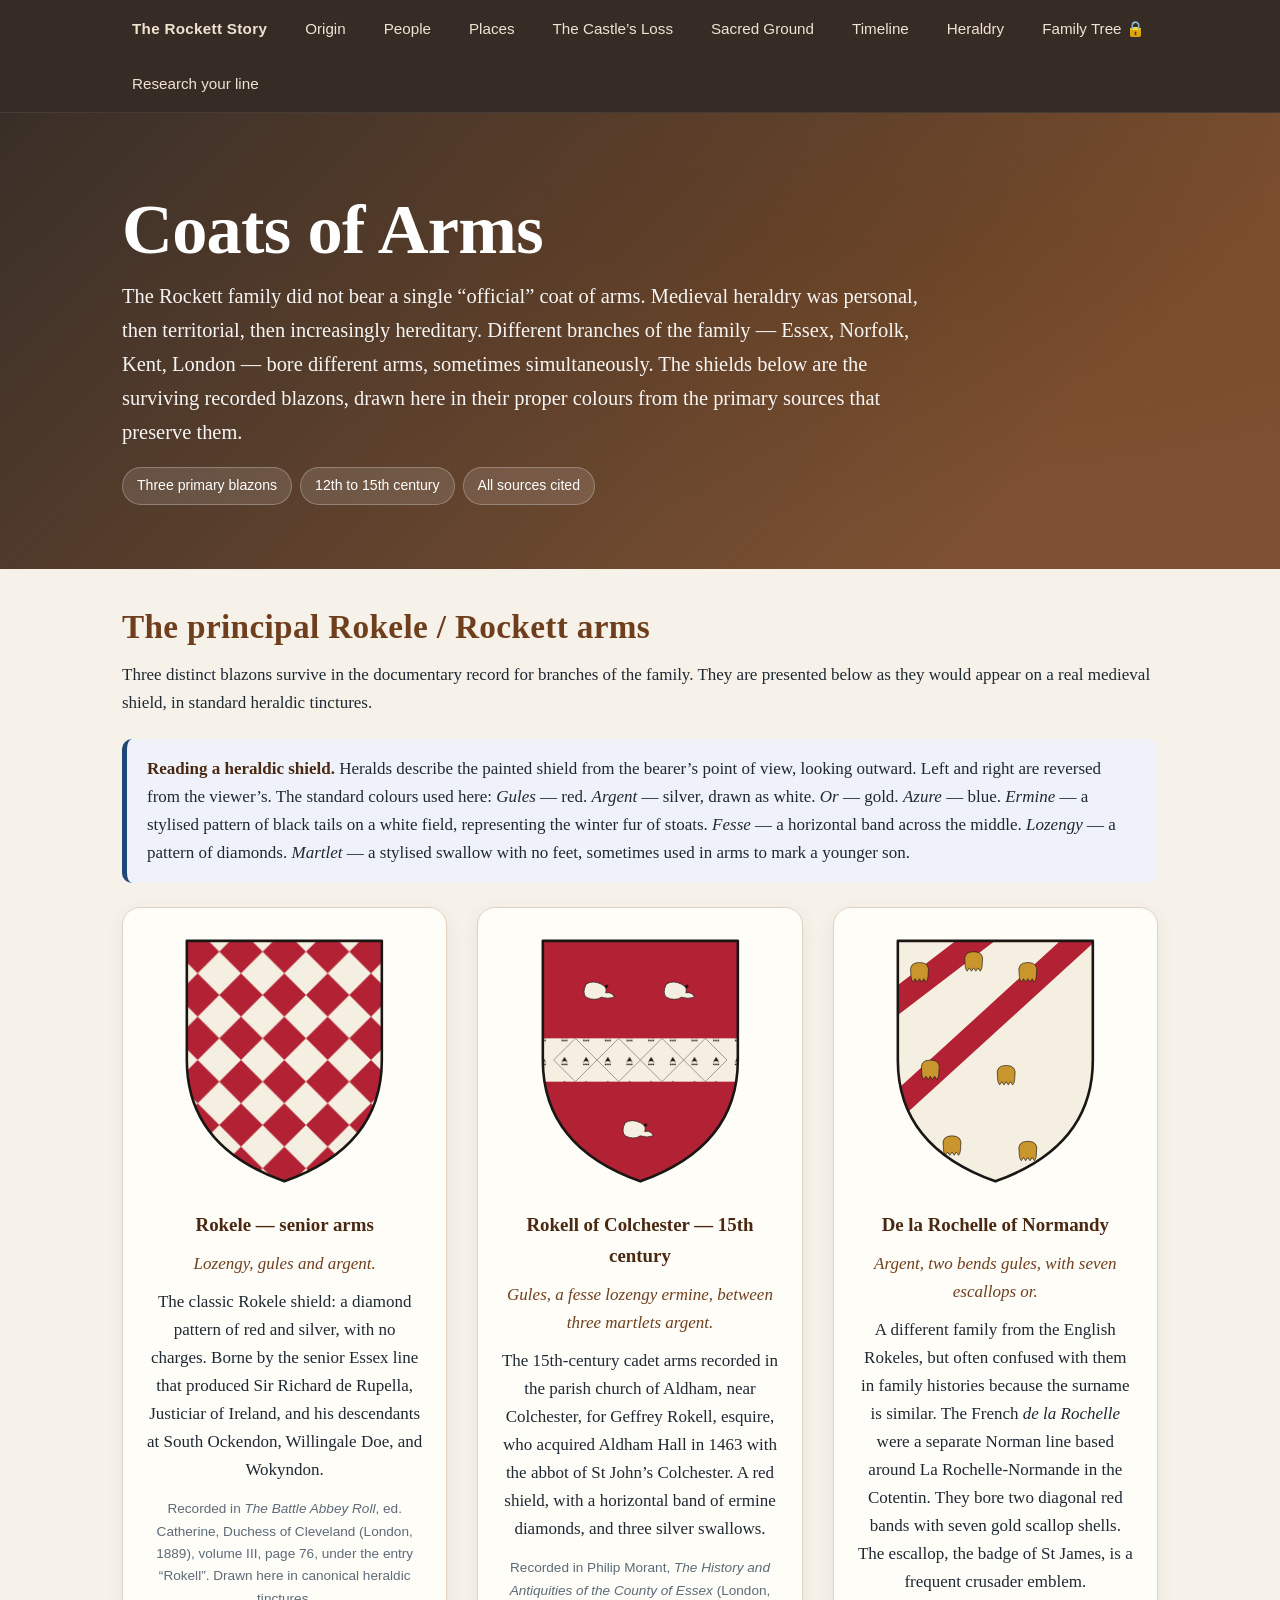
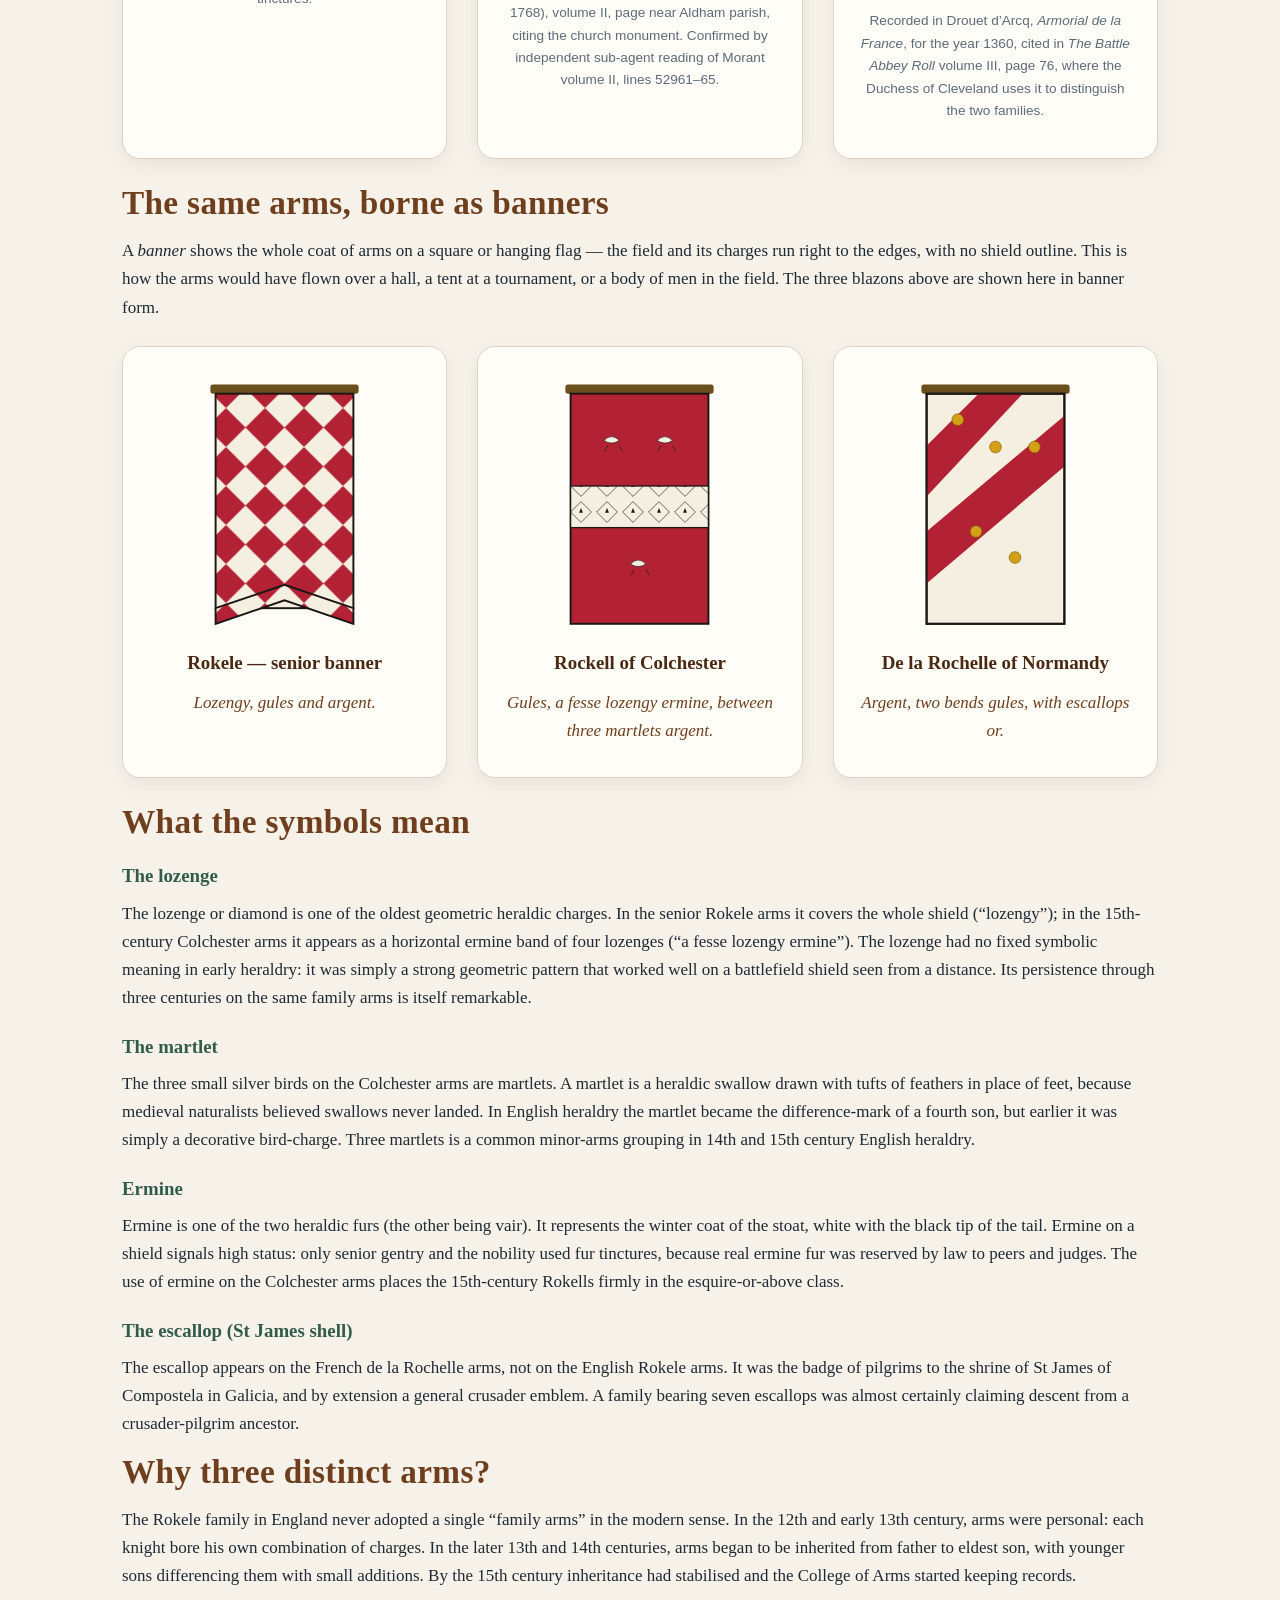
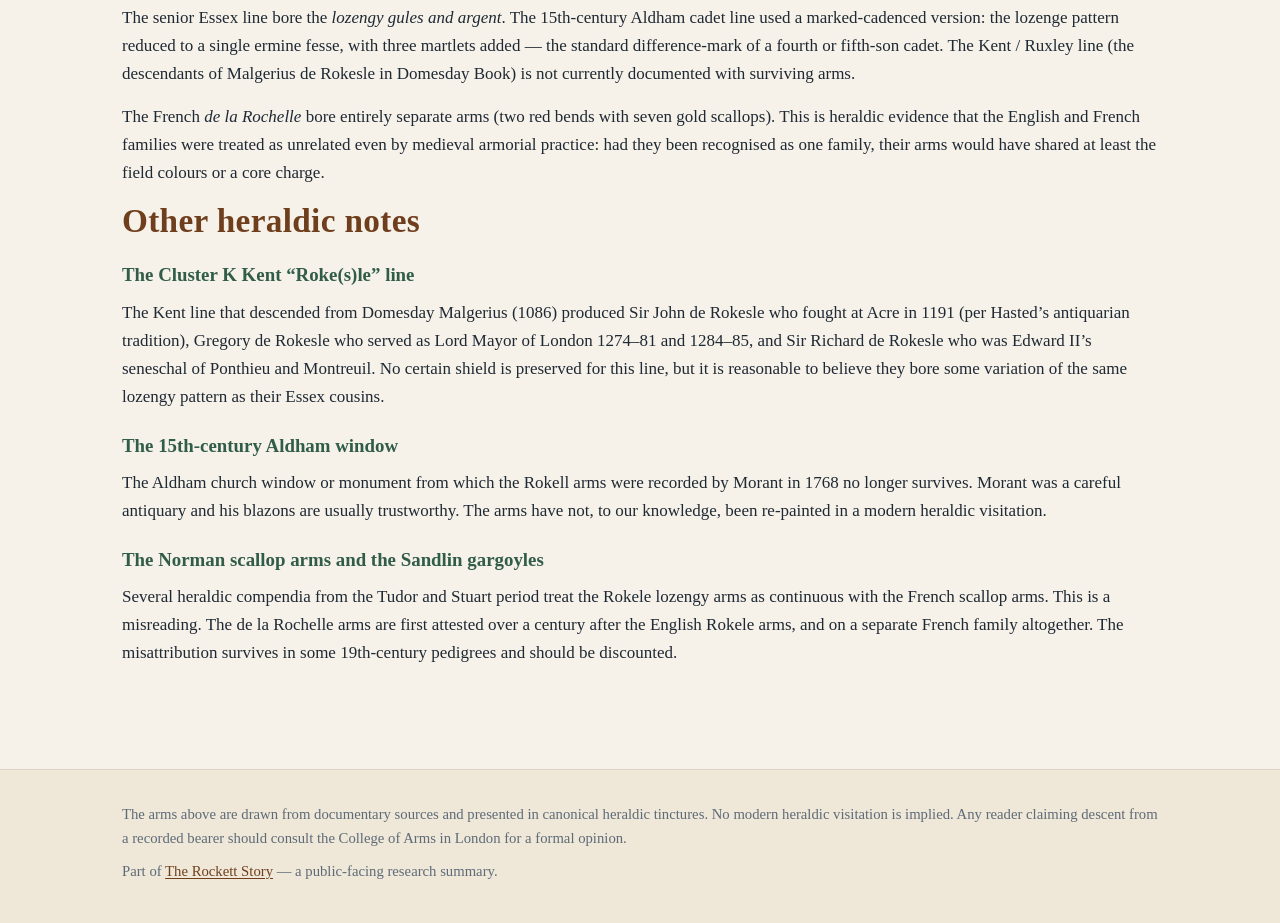
<file: heraldry.html>
<!DOCTYPE html>
<html lang="en">
<head>
  <meta charset="utf-8">
  <meta name="viewport" content="width=device-width, initial-scale=1">
  <title>Heraldry of the Rockett Family &mdash; Coats of Arms</title>
  <meta name="description" content="The coats of arms borne by the Rockett family and its medieval variants Rokele, Rokesle, and de Rupella, with primary-source references.">
  <link rel="stylesheet" href="css/site.css">
</head>
<body>

<nav class="topnav">
  <div class="wrap">
    <a class="home" href="index.html">The Rockett Story</a>
    <a href="index.html#origin">Origin</a>
    <a href="index.html#people">People</a>
    <a href="index.html#places">Places</a>
    <a href="the-loss-of-the-seat.html">The Castle&rsquo;s Loss</a>
    <a href="sacred-sites.html">Sacred Ground</a>
    <a href="index.html#timeline">Timeline</a>
    <a href="heraldry.html">Heraldry</a>
    <a href="tree.html">Family Tree &#128274;</a>
    <a href="index.html#research">Research your line</a>
  </div>
</nav>

<header class="hero">
  <div class="wrap">
    <h1>Coats of Arms</h1>
    <p class="lede">The Rockett family did not bear a single &ldquo;official&rdquo; coat of arms. Medieval heraldry was personal, then territorial, then increasingly hereditary. Different branches of the family &mdash; Essex, Norfolk, Kent, London &mdash; bore different arms, sometimes simultaneously. The shields below are the surviving recorded blazons, drawn here in their proper colours from the primary sources that preserve them.</p>
    <div class="pillrow">
      <span class="pill">Three primary blazons</span>
      <span class="pill">12th to 15th century</span>
      <span class="pill">All sources cited</span>
    </div>
  </div>
</header>

<main>

<section>
  <div class="wrap">

    <h2 id="primary">The principal Rokele / Rockett arms</h2>

    <p>Three distinct blazons survive in the documentary record for branches of the family. They are presented below as they would appear on a real medieval shield, in standard heraldic tinctures.</p>

    <div class="notice azure">
      <strong>Reading a heraldic shield.</strong> Heralds describe the painted shield from the bearer&rsquo;s point of view, looking outward. Left and right are reversed from the viewer&rsquo;s. The standard colours used here: <em>Gules</em> &mdash; red. <em>Argent</em> &mdash; silver, drawn as white. <em>Or</em> &mdash; gold. <em>Azure</em> &mdash; blue. <em>Ermine</em> &mdash; a stylised pattern of black tails on a white field, representing the winter fur of stoats. <em>Fesse</em> &mdash; a horizontal band across the middle. <em>Lozengy</em> &mdash; a pattern of diamonds. <em>Martlet</em> &mdash; a stylised swallow with no feet, sometimes used in arms to mark a younger son.
    </div>

    <div class="heraldry-row">

      <div class="shield-card">
        <svg viewBox="0 0 200 240" xmlns="http://www.w3.org/2000/svg" aria-label="Lozengy gules and argent">
          <defs>
            <clipPath id="shield1">
              <path d="M 10,10 L 190,10 L 190,120 Q 190,200 100,232 Q 10,200 10,120 Z"/>
            </clipPath>
            <pattern id="lozengyGA" x="0" y="0" width="40" height="40" patternUnits="userSpaceOnUse">
              <rect width="40" height="40" fill="#f5efe1"/>
              <polygon points="20,0 40,20 20,40 0,20" fill="#b22234"/>
            </pattern>
          </defs>
          <g clip-path="url(#shield1)">
            <rect x="0" y="0" width="200" height="240" fill="url(#lozengyGA)"/>
          </g>
          <path d="M 10,10 L 190,10 L 190,120 Q 190,200 100,232 Q 10,200 10,120 Z"
                fill="none" stroke="#1a1614" stroke-width="2.4" stroke-linejoin="round"/>
        </svg>
        <h3>Rokele &mdash; senior arms</h3>
        <p class="blazon">Lozengy, gules and argent.</p>
        <p>The classic Rokele shield: a diamond pattern of red and silver, with no charges. Borne by the senior Essex line that produced Sir Richard de Rupella, Justiciar of Ireland, and his descendants at South Ockendon, Willingale Doe, and Wokyndon.</p>
        <p class="source">Recorded in <em>The Battle Abbey Roll</em>, ed. Catherine, Duchess of Cleveland (London, 1889), volume III, page 76, under the entry &ldquo;Rokell&rdquo;. Drawn here in canonical heraldic tinctures.</p>
      </div>

      <div class="shield-card">
        <svg viewBox="0 0 200 240" xmlns="http://www.w3.org/2000/svg" aria-label="Gules a fesse lozengy ermine between three martlets argent">
          <defs>
            <clipPath id="shield2">
              <path d="M 10,10 L 190,10 L 190,120 Q 190,200 100,232 Q 10,200 10,120 Z"/>
            </clipPath>
            <pattern id="erminePattern" x="0" y="0" width="20" height="22" patternUnits="userSpaceOnUse">
              <rect width="20" height="22" fill="#f5efe1"/>
              <g fill="#1a1614">
                <path d="M 10,7 Q 8,10 7,13 Q 8,11 10,11 Q 12,11 13,13 Q 12,10 10,7 Z"/>
                <circle cx="8" cy="14" r="0.8"/>
                <circle cx="10" cy="14" r="0.8"/>
                <circle cx="12" cy="14" r="0.8"/>
              </g>
            </pattern>
          </defs>
          <g clip-path="url(#shield2)">
            <rect x="0" y="0" width="200" height="240" fill="#b22234"/>
            <!-- Fesse band -->
            <rect x="0" y="100" width="200" height="40" fill="url(#erminePattern)"/>
            <!-- Lozenge outlines on the fesse -->
            <g stroke="#1a1614" stroke-width="0.6" fill="none" opacity="0.6">
              <polygon points="20,120 40,100 60,120 40,140"/>
              <polygon points="60,120 80,100 100,120 80,140"/>
              <polygon points="100,120 120,100 140,120 120,140"/>
              <polygon points="140,120 160,100 180,120 160,140"/>
            </g>
            <!-- Martlets argent: 2 above, 1 below the fesse -->
            <g fill="#f5efe1" stroke="#1a1614" stroke-width="0.6">
              <!-- Upper left -->
              <path d="M 50,50 Q 56,46 64,50 Q 70,53 68,58 Q 74,57 76,62 Q 70,64 64,62 Q 58,66 50,62 Q 46,58 50,50 Z"/>
              <circle cx="69" cy="52" r="1.2" fill="#1a1614"/>
              <!-- Upper right -->
              <path d="M 124,50 Q 130,46 138,50 Q 144,53 142,58 Q 148,57 150,62 Q 144,64 138,62 Q 132,66 124,62 Q 120,58 124,50 Z"/>
              <circle cx="143" cy="52" r="1.2" fill="#1a1614"/>
              <!-- Lower centre -->
              <path d="M 86,178 Q 92,174 100,178 Q 106,181 104,186 Q 110,185 112,190 Q 106,192 100,190 Q 94,194 86,190 Q 82,186 86,178 Z"/>
              <circle cx="105" cy="180" r="1.2" fill="#1a1614"/>
            </g>
          </g>
          <path d="M 10,10 L 190,10 L 190,120 Q 190,200 100,232 Q 10,200 10,120 Z"
                fill="none" stroke="#1a1614" stroke-width="2.4" stroke-linejoin="round"/>
        </svg>
        <h3>Rokell of Colchester &mdash; 15th century</h3>
        <p class="blazon">Gules, a fesse lozengy ermine, between three martlets argent.</p>
        <p>The 15th-century cadet arms recorded in the parish church of Aldham, near Colchester, for Geffrey Rokell, esquire, who acquired Aldham Hall in 1463 with the abbot of St John&rsquo;s Colchester. A red shield, with a horizontal band of ermine diamonds, and three silver swallows.</p>
        <p class="source">Recorded in Philip Morant, <em>The History and Antiquities of the County of Essex</em> (London, 1768), volume II, page near Aldham parish, citing the church monument. Confirmed by independent sub-agent reading of Morant volume II, lines 52961&ndash;65.</p>
      </div>

      <div class="shield-card">
        <svg viewBox="0 0 200 240" xmlns="http://www.w3.org/2000/svg" aria-label="Argent two bends gules with escallops">
          <defs>
            <clipPath id="shield3">
              <path d="M 10,10 L 190,10 L 190,120 Q 190,200 100,232 Q 10,200 10,120 Z"/>
            </clipPath>
          </defs>
          <g clip-path="url(#shield3)">
            <rect x="0" y="0" width="200" height="240" fill="#f5efe1"/>
            <!-- Two bends - diagonal stripes -->
            <g fill="#b22234">
              <polygon points="10,40 60,10 110,10 10,90"/>
              <polygon points="10,140 130,10 190,10 190,80 10,200"/>
            </g>
            <!-- Bends are drawn slightly differently — use 2 thinner ones -->
            <g>
              <rect x="-5" y="-5" width="200" height="240" fill="#f5efe1"/>
              <line x1="-10" y1="80" x2="160" y2="-50" stroke="#b22234" stroke-width="22"/>
              <line x1="-10" y1="180" x2="220" y2="-30" stroke="#b22234" stroke-width="22"/>
            </g>
            <!-- 7 escallops (scallop shells) -->
            <g fill="#c9962d" stroke="#1a1614" stroke-width="0.6">
              <!-- Scallop shape using path -->
              <g transform="translate(30,40)">
                <path d="M -8,0 Q -10,-10 0,-10 Q 10,-10 8,0 Q 8,6 6,8 L 4,5 L 2,8 L 0,5 L -2,8 L -4,5 L -6,8 Q -8,6 -8,0 Z"/>
              </g>
              <g transform="translate(80,30)"><path d="M -8,0 Q -10,-10 0,-10 Q 10,-10 8,0 Q 8,6 6,8 L 4,5 L 2,8 L 0,5 L -2,8 L -4,5 L -6,8 Q -8,6 -8,0 Z"/></g>
              <g transform="translate(130,40)"><path d="M -8,0 Q -10,-10 0,-10 Q 10,-10 8,0 Q 8,6 6,8 L 4,5 L 2,8 L 0,5 L -2,8 L -4,5 L -6,8 Q -8,6 -8,0 Z"/></g>
              <g transform="translate(40,130)"><path d="M -8,0 Q -10,-10 0,-10 Q 10,-10 8,0 Q 8,6 6,8 L 4,5 L 2,8 L 0,5 L -2,8 L -4,5 L -6,8 Q -8,6 -8,0 Z"/></g>
              <g transform="translate(110,135)"><path d="M -8,0 Q -10,-10 0,-10 Q 10,-10 8,0 Q 8,6 6,8 L 4,5 L 2,8 L 0,5 L -2,8 L -4,5 L -6,8 Q -8,6 -8,0 Z"/></g>
              <g transform="translate(60,200)"><path d="M -8,0 Q -10,-10 0,-10 Q 10,-10 8,0 Q 8,6 6,8 L 4,5 L 2,8 L 0,5 L -2,8 L -4,5 L -6,8 Q -8,6 -8,0 Z"/></g>
              <g transform="translate(130,205)"><path d="M -8,0 Q -10,-10 0,-10 Q 10,-10 8,0 Q 8,6 6,8 L 4,5 L 2,8 L 0,5 L -2,8 L -4,5 L -6,8 Q -8,6 -8,0 Z"/></g>
            </g>
          </g>
          <path d="M 10,10 L 190,10 L 190,120 Q 190,200 100,232 Q 10,200 10,120 Z"
                fill="none" stroke="#1a1614" stroke-width="2.4" stroke-linejoin="round"/>
        </svg>
        <h3>De la Rochelle of Normandy</h3>
        <p class="blazon">Argent, two bends gules, with seven escallops or.</p>
        <p>A different family from the English Rokeles, but often confused with them in family histories because the surname is similar. The French <em>de la Rochelle</em> were a separate Norman line based around La Rochelle-Normande in the Cotentin. They bore two diagonal red bands with seven gold scallop shells. The escallop, the badge of St James, is a frequent crusader emblem.</p>
        <p class="source">Recorded in Drouet d&rsquo;Arcq, <em>Armorial de la France</em>, for the year 1360, cited in <em>The Battle Abbey Roll</em> volume III, page 76, where the Duchess of Cleveland uses it to distinguish the two families.</p>
      </div>

    </div>

    <h2 id="banners">The same arms, borne as banners</h2>

    <p>A <em>banner</em> shows the whole coat of arms on a square or hanging flag &mdash; the field and its charges run right to the edges, with no shield outline. This is how the arms would have flown over a hall, a tent at a tournament, or a body of men in the field. The three blazons above are shown here in banner form.</p>

    <div class="heraldry-row">

      <div class="shield-card">
        <svg viewBox="0 0 300 400" xmlns="http://www.w3.org/2000/svg" aria-label="Banner: Lozengy gules and argent">
          <defs>
            <pattern id="bnrLoz" width="60" height="60" patternUnits="userSpaceOnUse" patternTransform="translate(30,0)">
              <rect width="60" height="60" fill="#f5efe1"/>
              <polygon points="30,0 60,30 30,60 0,30" fill="#b22234"/>
            </pattern>
          </defs>
          <rect x="36" y="24" width="228" height="14" rx="4" fill="#6b4f1d"/>
          <rect x="44" y="38" width="212" height="330" fill="url(#bnrLoz)" stroke="#1a1614" stroke-width="3"/>
          <polygon points="44,368 150,332 256,368 256,392 150,356 44,392" fill="url(#bnrLoz)" stroke="#1a1614" stroke-width="3"/>
        </svg>
        <h3>Rokele &mdash; senior banner</h3>
        <p class="blazon">Lozengy, gules and argent.</p>
      </div>

      <div class="shield-card">
        <svg viewBox="0 0 300 400" xmlns="http://www.w3.org/2000/svg" aria-label="Banner: Gules a fesse lozengy ermine between three martlets argent">
          <defs>
            <pattern id="bnrErm" width="40" height="40" patternUnits="userSpaceOnUse">
              <rect width="40" height="40" fill="#f5efe1"/>
              <polygon points="20,4 36,20 20,36 4,20" fill="#f5efe1" stroke="#1a1614" stroke-width="1"/>
              <path d="M20 14 l-3 7 h6 z" fill="#1a1614"/>
            </pattern>
          </defs>
          <rect x="36" y="24" width="228" height="14" rx="4" fill="#6b4f1d"/>
          <rect x="44" y="38" width="212" height="354" fill="#b22234" stroke="#1a1614" stroke-width="3"/>
          <rect x="44" y="180" width="212" height="64" fill="url(#bnrErm)" stroke="#1a1614" stroke-width="2"/>
          <g fill="#f5efe1" stroke="#1a1614" stroke-width="1">
            <path d="M95 110 q12-12 24 0 q-6 4-12 4 q-6 0-12-4 z M101 118 l-5 9 M119 118 l5 9"/>
            <path d="M177 110 q12-12 24 0 q-6 4-12 4 q-6 0-12-4 z M183 118 l-5 9 M201 118 l5 9"/>
            <path d="M136 300 q12-12 24 0 q-6 4-12 4 q-6 0-12-4 z M142 308 l-5 9 M160 308 l5 9"/>
          </g>
        </svg>
        <h3>Rockell of Colchester</h3>
        <p class="blazon">Gules, a fesse lozengy ermine, between three martlets argent.</p>
      </div>

      <div class="shield-card">
        <svg viewBox="0 0 300 400" xmlns="http://www.w3.org/2000/svg" aria-label="Banner: Argent two bends gules with escallops or">
          <defs>
            <clipPath id="bnrClip"><rect x="44" y="38" width="212" height="354"/></clipPath>
          </defs>
          <rect x="36" y="24" width="228" height="14" rx="4" fill="#6b4f1d"/>
          <rect x="44" y="38" width="212" height="354" fill="#f5efe1" stroke="#1a1614" stroke-width="3"/>
          <g clip-path="url(#bnrClip)">
            <polygon points="44,118 124,38 192,38 44,196" fill="#b22234"/>
            <polygon points="44,250 256,72 256,150 44,330" fill="#b22234"/>
          </g>
          <g fill="#d4a017" stroke="#7a5c00" stroke-width="1">
            <circle cx="92" cy="78" r="9"/><circle cx="150" cy="120" r="9"/><circle cx="210" cy="120" r="9"/>
            <circle cx="120" cy="250" r="9"/><circle cx="180" cy="290" r="9"/>
          </g>
          <rect x="44" y="38" width="212" height="354" fill="none" stroke="#1a1614" stroke-width="3"/>
        </svg>
        <h3>De la Rochelle of Normandy</h3>
        <p class="blazon">Argent, two bends gules, with escallops or.</p>
      </div>

    </div>

    <h2 id="symbolism">What the symbols mean</h2>

    <h3>The lozenge</h3>
    <p>The lozenge or diamond is one of the oldest geometric heraldic charges. In the senior Rokele arms it covers the whole shield (&ldquo;lozengy&rdquo;); in the 15th-century Colchester arms it appears as a horizontal ermine band of four lozenges (&ldquo;a fesse lozengy ermine&rdquo;). The lozenge had no fixed symbolic meaning in early heraldry: it was simply a strong geometric pattern that worked well on a battlefield shield seen from a distance. Its persistence through three centuries on the same family arms is itself remarkable.</p>

    <h3>The martlet</h3>
    <p>The three small silver birds on the Colchester arms are martlets. A martlet is a heraldic swallow drawn with tufts of feathers in place of feet, because medieval naturalists believed swallows never landed. In English heraldry the martlet became the difference-mark of a fourth son, but earlier it was simply a decorative bird-charge. Three martlets is a common minor-arms grouping in 14th and 15th century English heraldry.</p>

    <h3>Ermine</h3>
    <p>Ermine is one of the two heraldic furs (the other being vair). It represents the winter coat of the stoat, white with the black tip of the tail. Ermine on a shield signals high status: only senior gentry and the nobility used fur tinctures, because real ermine fur was reserved by law to peers and judges. The use of ermine on the Colchester arms places the 15th-century Rokells firmly in the esquire-or-above class.</p>

    <h3>The escallop (St James shell)</h3>
    <p>The escallop appears on the French de la Rochelle arms, not on the English Rokele arms. It was the badge of pilgrims to the shrine of St James of Compostela in Galicia, and by extension a general crusader emblem. A family bearing seven escallops was almost certainly claiming descent from a crusader-pilgrim ancestor.</p>

    <h2 id="distinction">Why three distinct arms?</h2>

    <p>The Rokele family in England never adopted a single &ldquo;family arms&rdquo; in the modern sense. In the 12th and early 13th century, arms were personal: each knight bore his own combination of charges. In the later 13th and 14th centuries, arms began to be inherited from father to eldest son, with younger sons differencing them with small additions. By the 15th century inheritance had stabilised and the College of Arms started keeping records.</p>

    <p>The senior Essex line bore the <em>lozengy gules and argent</em>. The 15th-century Aldham cadet line used a marked-cadenced version: the lozenge pattern reduced to a single ermine fesse, with three martlets added &mdash; the standard difference-mark of a fourth or fifth-son cadet. The Kent / Ruxley line (the descendants of Malgerius de Rokesle in Domesday Book) is not currently documented with surviving arms.</p>

    <p>The French <em>de la Rochelle</em> bore entirely separate arms (two red bends with seven gold scallops). This is heraldic evidence that the English and French families were treated as unrelated even by medieval armorial practice: had they been recognised as one family, their arms would have shared at least the field colours or a core charge.</p>

    <h2 id="other">Other heraldic notes</h2>

    <h3>The Cluster K Kent &ldquo;Roke(s)le&rdquo; line</h3>
    <p>The Kent line that descended from Domesday Malgerius (1086) produced Sir John de Rokesle who fought at Acre in 1191 (per Hasted&rsquo;s antiquarian tradition), Gregory de Rokesle who served as Lord Mayor of London 1274&ndash;81 and 1284&ndash;85, and Sir Richard de Rokesle who was Edward II&rsquo;s seneschal of Ponthieu and Montreuil. No certain shield is preserved for this line, but it is reasonable to believe they bore some variation of the same lozengy pattern as their Essex cousins.</p>

    <h3>The 15th-century Aldham window</h3>
    <p>The Aldham church window or monument from which the Rokell arms were recorded by Morant in 1768 no longer survives. Morant was a careful antiquary and his blazons are usually trustworthy. The arms have not, to our knowledge, been re-painted in a modern heraldic visitation.</p>

    <h3>The Norman scallop arms and the Sandlin gargoyles</h3>
    <p>Several heraldic compendia from the Tudor and Stuart period treat the Rokele lozengy arms as continuous with the French scallop arms. This is a misreading. The de la Rochelle arms are first attested over a century after the English Rokele arms, and on a separate French family altogether. The misattribution survives in some 19th-century pedigrees and should be discounted.</p>

  </div>
</section>

</main>

<div class="footer">
  <div class="wrap">
    <p>The arms above are drawn from documentary sources and presented in canonical heraldic tinctures. No modern heraldic visitation is implied. Any reader claiming descent from a recorded bearer should consult the College of Arms in London for a formal opinion.</p>
    <p>Part of <a href="index.html">The Rockett Story</a> &mdash; a public-facing research summary.</p>
  </div>
</div>

<script src="js/site.js" defer></script>
</body>
</html>
</file>
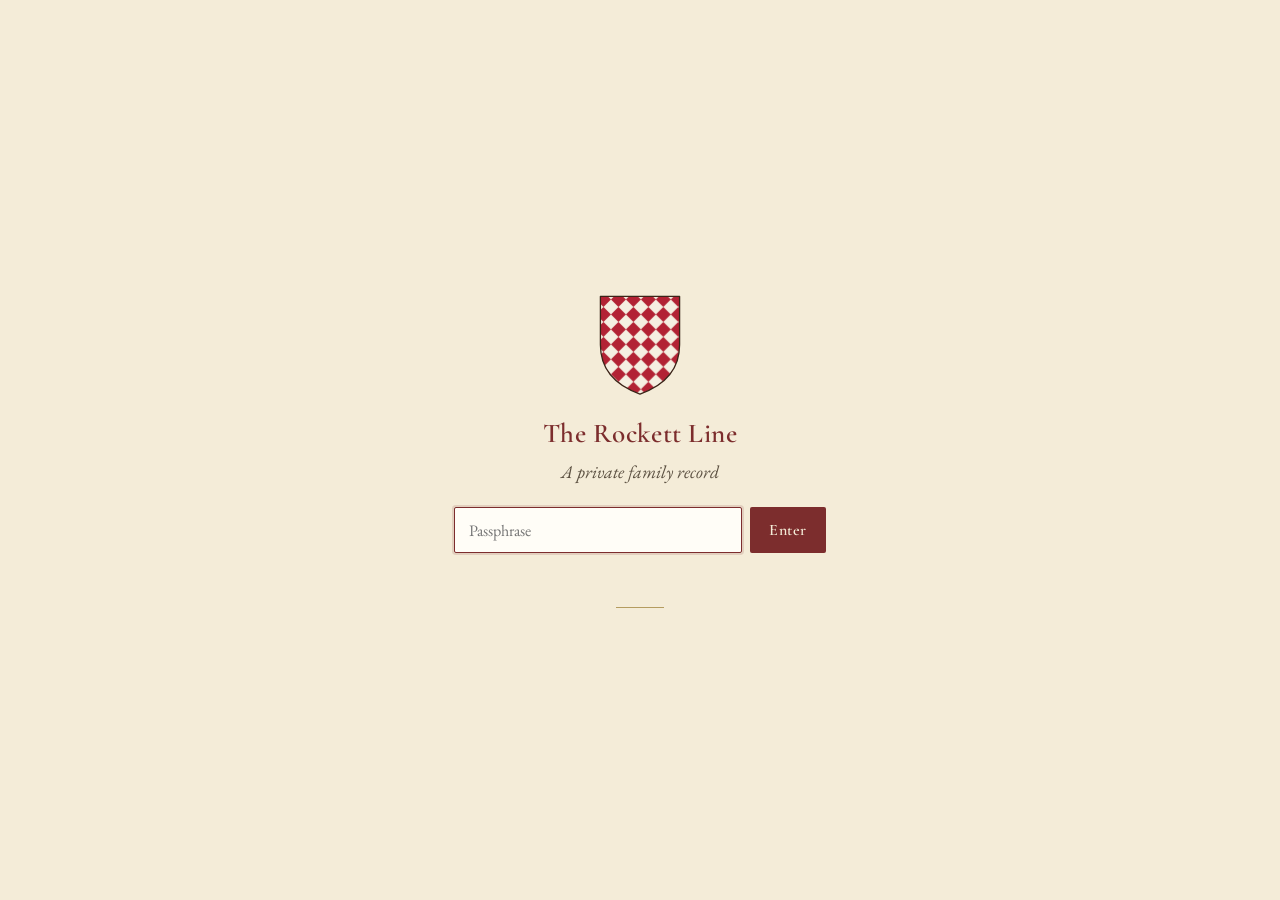
<file: research.html>
<!DOCTYPE html>
<html lang="en">
<head>
<meta charset="utf-8">
<meta name="viewport" content="width=device-width, initial-scale=1">
<meta name="robots" content="noindex, nofollow">
<title>Rockett — Research To Do</title>
<link rel="preconnect" href="https://fonts.googleapis.com">
<link rel="preconnect" href="https://fonts.gstatic.com" crossorigin>
<link href="https://fonts.googleapis.com/css2?family=Cormorant+Garamond:ital,wght@0,400;0,500;0,600;0,700;1,400&family=EB+Garamond:ital,wght@0,400;0,500;1,400&display=swap" rel="stylesheet">
<style>
  :root{
    --ink:#2b2118; --ink-soft:#5c5142; --parch:#f4ecd8; --parch-2:#efe5cc;
    --line:#cdbf9e; --oxblood:#7c2d2d; --gold:#9a7b2e; --leaf:#6a6253;
  }
  *{box-sizing:border-box}
  body{margin:0;color:var(--ink);background:var(--parch);
    background-image:radial-gradient(circle at 20% 8%,rgba(255,255,255,.5),transparent 40%),
      radial-gradient(circle at 85% 80%,rgba(154,123,46,.06),transparent 45%);
    font-family:'EB Garamond',Georgia,serif;font-size:18px;line-height:1.5}
  body::before{content:"";position:fixed;inset:0;pointer-events:none;opacity:.035;z-index:0;
    background-image:url("data:image/svg+xml,%3Csvg xmlns='http://www.w3.org/2000/svg' width='160' height='160'%3E%3Cfilter id='n'%3E%3CfeTurbulence type='fractalNoise' baseFrequency='0.9' numOctaves='2'/%3E%3C/filter%3E%3Crect width='100%25' height='100%25' filter='url(%23n)'/%3E%3C/svg%3E")}

  #gate{position:fixed;inset:0;z-index:10;display:flex;align-items:center;justify-content:center;background:var(--parch)}
  .lock{max-width:30rem;width:90%;text-align:center;padding:2.5rem 2rem}
  .lock .crest-svg{width:88px;height:auto;margin-bottom:.4rem}
  .lock h2{font-family:'Cormorant Garamond',serif;font-weight:600;font-size:1.7rem;margin:.2rem 0 .1rem;letter-spacing:.02em;color:var(--oxblood)}
  .lock p{color:var(--ink-soft);margin:.2rem 0 1.4rem;font-style:italic}
  .lock form{display:flex;gap:.5rem;justify-content:center}
  .lock input{flex:1;max-width:18rem;padding:.7rem .9rem;font-family:inherit;font-size:1rem;border:1px solid var(--line);background:#fffdf7;color:var(--ink);border-radius:2px}
  .lock input:focus{outline:none;border-color:var(--oxblood);box-shadow:0 0 0 2px rgba(124,45,45,.15)}
  .lock button{padding:.7rem 1.2rem;font-family:'Cormorant Garamond',serif;font-weight:600;font-size:1rem;letter-spacing:.04em;background:var(--oxblood);color:#f4ecd8;border:none;border-radius:2px;cursor:pointer}
  .lock button:hover{background:#641f1f}
  .lock .err{color:var(--oxblood);min-height:1.2em;font-size:.92rem;margin-top:.9rem}
  .lock .rule{width:3rem;height:1px;background:var(--gold);margin:1.4rem auto 0;opacity:.7}

  #content{position:relative;z-index:1;max-width:62rem;margin:0 auto;padding:3rem 1.5rem 5rem;display:none}
  .masthead{text-align:center;margin-bottom:2.2rem}
  .masthead .crest-svg{width:120px;height:auto;margin:0 auto .6rem;display:block}
  .kicker{text-transform:uppercase;letter-spacing:.28em;font-size:.7rem;color:var(--gold);margin:0 0 .8rem}
  .masthead h1{font-family:'Cormorant Garamond',serif;font-weight:700;font-size:3.4rem;line-height:1;margin:0 0 .6rem;color:var(--oxblood)}
  .masthead .sub{font-style:italic;color:var(--ink-soft);margin:.2rem 0 1rem;font-size:1.05rem}
  .masthead .stats{font-variant:small-caps;letter-spacing:.06em;color:var(--leaf);font-size:.95rem}
  .legend{font-size:.82rem;color:var(--ink-soft);margin-top:1rem}
  .swatch{display:inline-block;width:.8rem;height:.8rem;border-radius:50%;vertical-align:-1px;margin-right:.15rem}
  .swatch.spine{background:var(--oxblood)} .swatch.coll{background:var(--line)}
  .ver{color:var(--gold);font-size:.8em;vertical-align:.15em;margin-left:.2em}
  .hint{font-size:.8rem;color:var(--leaf);margin-top:.9rem}
  .hint button{font-family:inherit;font-size:.78rem;background:none;border:1px solid var(--line);color:var(--ink-soft);border-radius:2px;padding:.18rem .5rem;cursor:pointer;margin-left:.2rem}
  .hint button:hover{border-color:var(--oxblood);color:var(--oxblood)}

  .branch{margin-top:2.6rem;padding-top:1.4rem;border-top:1px solid var(--line)}
  .branch-title{font-family:'Cormorant Garamond',serif;font-weight:600;font-size:1.5rem;
    color:var(--oxblood);margin:0 0 1rem;letter-spacing:.01em}
  .branch-title::before{content:"\2767";color:var(--gold);font-size:.9em;margin-right:.5rem;vertical-align:.05em}
  .island .branch-title{margin-bottom:.35rem}
  .island-note{font-style:italic;color:var(--ink-soft);font-size:.9rem;margin:0 0 1rem}
  .tree ul{list-style:none;margin:0;padding-left:1.6rem;position:relative}
  .tree ul.root{padding-left:0}
  .tree li{position:relative;padding:.28rem 0 .28rem 1.1rem}
  .tree ul:not(.root)>li::before{content:"";position:absolute;left:0;top:0;bottom:0;border-left:1px solid var(--line)}
  .tree ul:not(.root)>li::after{content:"";position:absolute;left:0;top:1.15rem;width:.9rem;border-top:1px solid var(--line)}
  .tree ul:not(.root)>li:last-child::before{bottom:calc(100% - 1.15rem)}

  .card{display:inline-block;vertical-align:top;position:relative}
  .tw{position:absolute;left:-1.55rem;top:.15rem;width:1.1rem;height:1.1rem;line-height:1.05rem;
    text-align:center;color:var(--oxblood);cursor:pointer;font-size:.7rem;border:1px solid var(--line);
    border-radius:2px;background:var(--parch-2);user-select:none}
  .tw::before{content:"\25be"}
  li.collapsed>.card>.tw::before{content:"\25b8"}
  li.collapsed>ul{display:none}
  .tw:hover{border-color:var(--oxblood)}

  .nm{font-weight:600;font-size:1.06rem}
  .d{color:var(--ink-soft);margin-left:.45rem;font-size:.92rem;white-space:nowrap}
  .pl{display:block;color:var(--leaf);font-size:.82rem;font-style:italic;margin-top:-.1rem}
  .sp{display:block;font-size:.86rem;color:var(--ink-soft)}
  .sp .d{margin-left:.15rem}
  .oc{display:inline-block;font-size:.74rem;color:var(--leaf);font-variant:small-caps;letter-spacing:.05em;margin-right:.5rem}
  .hold{display:inline-block;font-size:.76rem;color:var(--gold);font-style:italic}
  .emig{display:inline-block;margin-left:.45rem;font-size:.8rem;color:var(--gold);font-style:italic}

  .node.spine>.card>.nm{color:var(--oxblood);font-weight:700}
  .node.spine>.card{border-left:2px solid var(--oxblood);padding-left:.55rem;margin-left:-.55rem}
  .node.spine>.card>.tw{left:-2.1rem}
  .leaf>.card>.nm{color:var(--leaf);font-weight:500}

  footer{text-align:center;margin-top:3rem;padding-top:1.5rem;border-top:1px solid var(--line);color:var(--leaf);font-style:italic;font-size:.85rem}
  .backlink{margin:0 0 1.4rem;font-size:.82rem;font-variant:small-caps;letter-spacing:.08em}
  footer a,.backlink a{color:var(--oxblood);text-decoration:none;border-bottom:1px solid var(--line)}
  footer a:hover,.backlink a:hover{border-color:var(--oxblood)}

  @media print{
    #gate{display:none!important} #content{display:block!important}
    .hint,.tw{display:none!important} li.collapsed>ul{display:block!important}
    body{background:#fff;font-size:11pt} body::before{display:none}
    .masthead h1,.nm{color:#000!important}
  }
  @media(max-width:640px){ body{font-size:16px} .masthead h1{font-size:2.4rem} }
</style>
</head>
<body>
<div id="gate">
  <div class="lock">
    <svg class="crest-svg" viewBox="0 0 200 240" xmlns="http://www.w3.org/2000/svg" aria-label="Rockett arms: lozengy, gules and argent"><defs><clipPath id="shg"><path d="M 10,10 L 190,10 L 190,120 Q 190,200 100,232 Q 10,200 10,120 Z"/></clipPath><pattern id="lzg" x="0" y="0" width="34" height="34" patternUnits="userSpaceOnUse"><rect width="34" height="34" fill="#f5efe1"/><polygon points="17,0 34,17 17,34 0,17" fill="#b22234"/></pattern></defs><g clip-path="url(#shg)"><rect x="0" y="0" width="200" height="240" fill="url(#lzg)"/></g><path d="M 10,10 L 190,10 L 190,120 Q 190,200 100,232 Q 10,200 10,120 Z" fill="none" stroke="#3a2418" stroke-width="3" stroke-linejoin="round"/></svg>
    <h2>The Rockett Line</h2>
    <p>A private family record</p>
    <form id="f" autocomplete="off">
      <input id="pw" type="password" placeholder="Passphrase" autofocus aria-label="Passphrase">
      <button type="submit">Enter</button>
    </form>
    <div class="err" id="err"></div>
    <div class="rule"></div>
  </div>
</div>
<div id="content"></div>

<script>
const ENC = { salt:"/E/rMs9NypllZ8XaGimgzg==", iv:"D30FZGRZX79Pjqwf", ct:"+0CeO+iBlQck7wZ/[base64]/jzzdQxzQWOmJHbrtZxOAb63JQWULS/y4p/ox41wEm7W7HSVLhQ2pnvtMOTiWn83OHUma/ZW1LmSRNbaK27hSjTHM2IBu4nj6wv4RkeuLDChUKSnR6melkeXAGrCSMeUS/stLZEru7OWClm1ot6q0bOY152NoLcjFAeXbT39hRLAfUlnI58D4FV3xP5z6mcwa1uoq7nrMnupDY0MntoFsDYUZIjn2OJpu8Ge0CfQWMLuY6sIbpBtsh56B6L2qwHLq9ncv8B5gjdIb2/obpK394st98kU5GfbfOciRn4cuXoMLja+lc6NqCGMOZYo/qIeQ5mkDEBuWM/cMkM/9EwtfJTJ9rXngaLsO6180fwCEHAbo6841efpC5ZftGL6HpdW8GVDbmDWzFvhJYu4E37f5QVcp4ERU0MnuWsAMh8txiPQZO1MogwZJpH9/ZOZlb0FBNVHb7EV7qMlhFLYjLyz93/p+jMiYqf7NP8xGqIcFodA0KhADoCoIJMdGJp3iqJe4S4mxYzb3iHANpoXk3Xp3KOhzDkMy9vUTBUoRBIGsncuf/KM+nNKX3QGxvZ7zbm2pEfTwkoAs93Ws+e11ctwSuzsO6Bd1fBC6rnPQczk4lNh00iewk4+otq2Gb5sD/ZfGNz1MaFD72X4HVErPQIpRKzRP/C9XMbvMxbU1FckrmtBIlvEuRQhoXID4uDjE7PES/cMiYtK4Q8FV3f4v+Rl3kxy42rfbOofHRlqDIaoFi1+0uOMJoJV9WAAWSIGB02BIRo4vlUEY7ceOP89FT71UCQrq0z+YMP7BvtHd44MQYfboUZOmuo5eHuDzH8x67zg8owP+xAVG6CU1ko6mE/wIarzbUrovWLDtKmOik4oMai7sqGxkYXeBnLoAnfq61fqF+RfRGK5uryidMtdkm2E6uYkeQUkrYYfyFpjGjokh8ygkHH+8Amb8Xk72KknR0z1Oh1Hd8ynW7f6zJ/AvQNqyiTsUztudH3yRCYKRfiyw77s9l4KxfHeGqvrz9oNNQW4O/ClI2SaU4WaG4Y1ghF7gyC2qB2X/rD1bn89eTwOrizUHzyLjRf5+1FaqH29ltd2ZXAnkRsQb2T+9WYhpOJ1j+hZ6q+LM4FAYr4wNgx+spRChruNf6H9b6zTlTQaR2or6i/[base64]/BeQ1OT8hOdVFCp0efbWbuB772wxCl91pkNA3FPvQ5XLiHeCISyW/i7unNoqc2x7hmyCFn3YwihjTbavbq936x/K6qImzGix/mUMbtl9q4pr6w9Rl0DL+rb+VHPlzGwvc0rBNJU2kB7cNu/rrshra9cxZ0PePDhPA62FjY2b0fVe55uJitATzdHcsXU0OHXOXVWNATpnPFBeAjhZ7Z83NhoLapJ+JpvX8WGxqjZ2YMyrBPmMUMqtYvR2/DbQDj6jgeR2ijKZHwdb/9IgyS5478kswIc0o69Gi12W07bNxJM7J3ZQa8XgOr8eBfyocEowaofVGzGerlMMiU/Z/jj21iRKpir1IthsZ69qbG+7fyGmvtWMkKDeF58okvkuYrC+WpNeIjzv5aND0VvYwtlZ2O2+cJqHegmn+KsFF4TUliqVc0jGjFWGWwH4ZKI7y+plFfZONKmopVHZNZQ3N8b9pUbOi8I0OEqpedBoaNIoFMb7mNkS7H8p/uCnTCSCmNnDcFZ2OJ+15U8w8ybSb6rC8KIRfPYZJDQRtnG1B8XfAdM8thjPfJw+ntCWpWSUixpJK5JmW7038QUGs20jvTAbzSpfFS5Q4zq/HQ+LAato8ddiSGRsthcN9znXD9tGu7MhZPIexMe0YOrRxQCVExqrc2AVwE3jfcCxm+1Mq9+PsdIApXiwrvWF4tSzO14XAs7wCp4+kGFwmZF9eWdYcBYrBp7iiW2zLL55yyzr/sjSY4c42QjAetBNabIVZOOxlE7BNrlKyrLQM9UODtTUYI4iHnyFADATnPAuya0syxmo5unsZEcoRD+odoXeZScc5THlNhIRNhb72XQ5tbLMtb0U5umHdLBjMUJsVmV7XINvEzUigrQ9tvhrj73XA99qLKmScz8TBB/fuXfcMCRMX2bosp3n6euvENd+bMajND9STEIHFlMmU1U5iczW9pknBKjGLj1hbWZIzl6HyhxJAt0q8+m8K6cKk0dn6gxmf+Wh2WBX7N0+EwtIbpgtGGk/SFeSVHBgCiG0WvfJCd4kgc13H58OoozXa+puKzHZf+PjELU6JWaeMMIg+MxRTsIQKC6LKj/zalU2q/PNYirYSSHioiyB8XMqI9H9vvvAh9NYMl9Ykxv4u6JDe2L5D/uroBYhp5fL+J5Pyq61SvwuQxBgIRKAt5GBZfUBqw6ydc8/vqJVwAnRvY6IZs5ReMvHewxliJ05CCGewfrIMNDsC8Ninq/XH1PoZJV5nxMMiKPqObm3EQpTx7WKvNIJzcemVv9uRSedAzPw8Md2+Pqe2bfwNaVp2FfV2XLmGEgXRhX5x8hi8/s+LO3TTbx70RdQqWbdYMCpBQMgLVmJEnPRu0ocZZBnSJDLiXZig241wkSRYl3SewLcYPanX51bKqmQSBT+BiwgOdf1VzuLiL6bFasOBmyf4O4A95958PrqYH+GiJP9SA05PusThvtLVZsDOFAFrEgsk8skg7wZXKv5B5PDTKJ3lBbUarhEnUJfWuuTXfT/[base64]/cv99rdGciK9I9MaRer331CD10JG0ixCgn1DdOjQ5KL1OEYhDVUgN1lhZDO5FyAyLfSDy6vEKMmkbChkQZ1Xt2Gj9xwRa3dJzI40iNuMKecoMceIzVe9KTL3rSlX3aLPJNkFoHJ2CmHQJwdmMglIxf6ysAWPt+r6y2AAECfokwwEfGQ3qljHjGcAOEm5iJcP/h6JoAzdYY43qrcEoTNWjQqSGGJzngZ4Lg8P03UWiU0Q+8cX5f+lfELElx0Ystgpn25wOpixDlL66w25irmwbdwvpc2ef8x/xlenzuaEMhVI+xV0djlwTAJL0HV1L8B0UR0E04rhKj/NT7soHTW/NiPfgzHZTwDITEFwWckhthTf6ufxcNUX18ReO3rBesOff54e2r8XfUVKwFLhTNU+Fd/OK0ebA1V76mKGAdoav15EOYWrbY8YYYJcj0UV1+dwFUSrt+Uw0HsuMv94CU++9stJSbI1kc4HowuRqljUoEiK5CtTiP9P5fil0BiJG7R/e9JgUXd+sAYY4l1Rm5YFnj+Wzfa1sJBI+LVjgLEpYM9JfQvSM35f0OGu5wjMsZpAXtjGMV6cpoCMQpOeMONFKtX0eTGothsXxFDokLkoxvTV5TPjW99JhIonOFqpkEYt0oEzdVXcSgnTzTanIyFU4qP736fHQzW31TYbYFsnhMha5b2E8ur/FyGlMtnZg8Ijl+gx+M2r/BpjkacJIlocQQIff7m1OuJ1ekYOFTLOPAQ5FxHpLmeybTgWL0poAhry5/YHfbsao6Rfr0YLiMquV6GAnOvhkOBWv/ocI6FreysdRbZ3bSyrBMosgDpJAUSVqE3rBjNidJmFROeiQWXNTTzNyDvRpv+GAwNgv+1QvSDvhONtgdBZrRTwmLcxMg4SCEMEw1eTPmMXu/Cgb8eAVJwQO6Jc8uSXuPDfljaYE9/qnxew+Y89rSNcggoh4oNQTP855Imso4G9gS0KspppkgVgm63Uja6mbg80Kta/YZPihddHCnWcvp+96d6jcqWjrLFOwwJAHauPLxMgKLnXiuGIZlOkkA+mQWsrYjjhh7cj8WdgGzViKfXfKh0WST/EdPkKHj/n1XEB84S/rI4dGn66hl65v8GeTenENL4EcNyz9GdJM+AGbrHU4OdnRjxiw2ecXs4MuO9fBCUQTlL/A6B/vOEEIPVtQ4p/IZ6KZQfq1w0iYz1GHzlWMVuutIe9WKA2BlHH2KEx1feHNVHBpBQw+rUlmUF3wNH1HClFWLKidrjP++c7kMVRzqxPDHE56f5Qo3f9lqm2JHHTpYlR/Iy6hBpvLW0SEhii+pnZjzk5LKstA/1Wp6gMsymry9lX8i52ujese6HJZLeByYbgkHzDoZL8TgjHr+VfdJkkuV5tDh4YkwzdoAcK+eBfLbRDSq9TCwjoz01BHS9oEHg71EHrdt0kq49i9dSVPURFgO3qI+HAwvR7qIROfoVPS8O6O8RrSPamjvXEroJeQ2ps/ED5YG7Oa01/ZCjDU62u2D675Mp3WrrCXnhbI3hgTQewMCv78TN+WEyVV9xPD9RnWASDZHd8s1/etwlo6N3gngqQTVub4gWm/5X8VJmqIHBhgJcpT4QWff0VpmiezLqH2LzNdtNRWR02j95FMJSmuE00eJGZQ7wTzndbYxvIWEQ6unLFGj6ZuaR3Qyqpw8f6zlIX5VBjrki/Iy8CapJWND1uwdzfSHg0APnNYXHAQD2GUouVaZ5ZSNHBzqsn91VOsufRs55nFCcHgmblpvQQWsJK3wJF2Wwo9Uj5q/8gcLyNVJMcwoI8dVMJiPfzkwLGR09aC2gip5Xf8hPGcwMJvxtn4HXZCKvSFCpG56T8u0pOphftmLXLwJoPojzkHx9Yu8J/FRXcZNRZmeZvC2dnh7/vLnyzofuvXzWmlvcBZB5QqoFMMZYOw4sLUpF+A6UgcFmOYsWPDKQJEcfS/r7vc2mOCflbbkQb+7ZAgvJEHTch+BKZXNrtKYqWKUT8vHyFW2vqDik8MwFx6pXDllNBo/Cvb4o6O2B++zL7akljhwn/tmnRtfzuvPU7GaMhve+wYwo2kOnYMOeYOmkntdgbLRkMWi9qH4FtFA/dtKKVpUPtNjer8M6m3K3Chs4x1jaw5S9MlWHJinqlDZ3SNZLWGHpeJ42alImUpu72Pl+ANPeWt8WOtBJwcXZ8vcX5T1Y8jThbr0aklUSpIjNeDZqtm4Hvllx+7qvZ6rPeKB5/SG5fwmVh20qw58xngBY5OQfTY2IEqkkprMMk+bRz6JGy/G2RUYVCKDVMKonCzzARk4heGtiImsrr+DxqEldcYL9mCScrGylaUaFa+3P9OytzrVEyfIEuO6eSYcIEIqlqoBXGUGCl/H9goS8o5QcDhsZpSMrPIzhHdOyLFYQrsxwhALAZrO/n2OTbk3iHyZeC73S3gndqm9WkHwAqfprGykQ3GQdXYd817/nqSoCTwPTPuF7aXj9dLfuVGh5K+YLcfX1eQNFClWxTeLuvTcV6Pww6B+7rFgHQhNwlbb0kfS5lNi6I9isRvhR2HXB7qhF4x9aUpdqpMLQpgLOOurBMh3sy295JGRUYmuFhS8ib1bC0lgxS6sj2pjRE88pxTw3YBFtT1j6J9JS+b0JV9mghgMuQzfGV5P9tu/vruMPv/2bHNc2q8bwbJsxOmC0/ziOItgSdd419xpfvCfVJXAg7/lVpjc565lgcafPoH3GZ05sPThLS9WBfosU2/SzaXR9lxCadpYpzONDJ9ZOzXaL57qYz48IoBD5ONlABtju4oV2BID60ygqaklAplSNv7hF4vT2SEL90ptRDPwoRstLxA+QKxt8aHt7wojPWUYt3QvD2o1wOsRk/GhbLJlMpigrOo1wIv9QRz3aUtTNAGfqdxLEy11DUHcA+Ud/CbCA7Zm2oiyUxtlcIqIah5FIwRuLf4AdhWq4Dmop3r8WZpztG7/RleZDW5gzGMFPyWmhL2CfA3w90xTs6wTnJYcptJk8Wm2XJ2LvmXdg1CtiUNZcF4QtVvipGMdwYVwciPtn3jhfrU3DZ+dpTHw4AjKtfbO4Gg7VS8Uihin60qUqORIVcu4+Vm3o41IW+vh5OpzqfuBt2tSwunJuJg1GgJi22c8Dakju2nQNLQuJZqU2bfmqI/1hdGGqQ0zcv2Natwt/PflwCIo9F0juQq6yvqiqEZMvk8HfexZI1tZzJgBAAVqA+uIp0ICmWT8ATQ+E+/GD146suRkthCViEyDWHqCAaLZ4JUr6ULYE8FvGcvjoHbH/TEcRfSRO/u65ntLUHGohoXCNuFlC0I65G+1g6Lr7dq8tR/[base64]/VqKr8RoFdNlH7FwC68bZ3lEh4VJ0cqKme4PLz85LD9qhvNTTMb8TUoIsejTWB9H58eDfD6XQhrN0FCAOpu4Ks4O7bXantQIyEBOnfKe5XLRySoK/3MrUzhO4WZRu2/WHwjcO08RZXmwx9ffuwC5yQjCI5/HGsX+hAbSwvDUKGrfvYwFooMkl8yfE+QzAjjz4Ku0qlxQENceLEaVRNY/WhfqmqXZq++5ts6AVmfVENx80hnb26Wh/nvrnznVTR2LM86nyd9tcfla94sD220jgbWx2IEH9HJgu0s/Z9BbhhBjol3ueWzotYlfPKHMD3q0bo6m/ComWfeh7ZL2B3vAo8o5KN+wRROAs1WbYht5m6549yZ1w106tFg942C9iS7zZgdQP1XR5cXT3ZUff05cJya+2Yw2jYJ88u4X8EX1Qt3tvHx8N1HMYNdWUo5o9b1/KmreRTFKOe5AD0OeU4/lMq6/xGeIHmF9/UHt2dorQKajMzoPCRSOqHOJoHPTF5dURaWf51PHMJwWtKMqrKaEtsUeryDjXGc9kF1FSZY6VkVZb2t+WtTcVqQPfZg3HAlgYhMHC03sJJlMB+MXA3brA9ZFiDwyg1v662d+xWBgaUZvWzOm5uCZxqxa0avVA9mdyECxSHXmFOyVG5a/YRtXApxSIs2avMGzyWuBCvlvuf0cDlQ+VK/k+Q6Rn6r9RddduHtgLOVZMbdNU9Gm6BFsVCIi6rNfeOThQKBxJZlwo/ZUdJM+CVG5nCXRtdQs8179hFdhQJ4PGvJqNrj6eZAIesX8LRMQHXUtw05Z0hsq1xkd0r2kkslCLLqGRmrsjWXZWliuoqWdSCNRyFEwYht3X+dvJojvYCRu+JZvWZXsTKlrikcgCPlXKwa9MKRWDuzNYbUq3iOV/hIo6YojgUZoBfjLDWRKUW6bMLm4hRVzWPqK7s/eYF6uVRpu1KJn0yuFVlq9fPTaiBjadFTRsfcvebMz2Pk3dm0fjasyMvRFirfVIn25q1jDh2h/huAf0PcAlsAy0S5ez/EcgMLHUx/+A3p3ji2qCrWv/pSB4pHXQbRnnzset2iiWtXhF+GnLXrecjTQth5Em7gSYZ3zmNEr5SfjUeaQ6jdelp3xYuvvnj32ms6EqNpELkYaIyu3iFCUOdJBSc8k12ns5pXzcKRIn++wlQgFhGl6k9RxXllPS4JLhjytv/uj0/X0ONDjVlvIpvBJifFGTNGeGDA+lIlfWJ6NrKu2Bb27AYGYL1zA7uETxk3uDmWY71AUNUHNxIfRWydHiFXRJluoX1aC0y7KWPfTgaW3nh0DRxcohHIzS+lGnmfAm/BKn3CrPE4Omz5SeMjc3KLdPWwBZh6+978NdH1wN1TnMVzs+waDkN5ueOmkf2vbNLGD6dWbO4aKJvXLyTErw+UUwIGIw9spBLRsrApehWdMpPLvNGrO6Ylp2O+LG8jY4GkXOy5/RhtXHtV6dTQenO+l8ORZyUkA1CCbrQdA1BdY3MAeaOD0D3Tj5qZSWJKbZwrjmQx2VXQLJr2IgzlS26lmJ/AwZYXcajeYjEMVPCFc7DGeM7TCOQJn/m5jdhOlFJyWkPmww2EvjPe4cnrIKzMG6t+TyNOrf2TmfBSgAtwEZ6p94TDmY3PtNLFCSdkXwgKCDFqJGjgozsvtjimqg8MiHgOlPjAFUqbYz3ZXxSbJsZ/Oqa+bNu8DtRIcsT6tPjmd4OezL1p7WgJ3R2H0ZocprcE8JBlGMlXcStDPtnTTL9yhJEQXh5lib3X9RJl5y73PSXTVOpewBPyrtlSAggq4kY0OSYboV/p8Agw/NhSms9SxE+MgBVGjUBAxy6wrGjpdOQw3xn+LFRzbel74kwfphCmjIaVGAQ5fYM1QBL1Uk9wguOMm/kNsmvYC4QXBxrGBT3eS4/WctSEwkWaGAN/mFOsyOvEDGFOvi5EcT1qBkLDIpl/e8YRLd8NoFaX2Mv/5f4qd6OSGw8kc1h3kSuCRhol7rjLyk+pGtidtZpLgkyvFPQXgMIUKWYFNw5C+iV4Vq6GkJ1+cDBOpw4QPiSQRmRQboezqICu0GtBaHaOimHXu7OB0ZMB8biWyVxn3V0khCxpBKd/SRaYj/KWyKUZ9oKXqpjQn1afn0elfeTzoS1lINK1ulAkptM9YQp/lgrojfqwOdYMuJiReFZ3i96H1GCSEOFT5kuL2OakkTYS2+XVYtTphxLTmmWFUQ/CyZC65bN620o1oTDqD1OValN++gzlqtRCBoIt8uLuv+2wMtswQ8k1VgSU04+jT3XML2xOAHLtzVqSCcXFO6V72ZF+ZBvcbSxcZWyPm5TVi9eO4+mae/HxB4zcjwH0izqtSgz6UDIboah0bpE0KOBmIeqm1liIM3tGq6+LG8bjNLyqURVEdTQlU9RtnijolCNMk0XTYniWfOOI540X1euFv6SHABfX8XMPFnp+dYtSA4nyh/RmkJ/NEu/6gUM6yfTCRk7mz2emDv454p2Es5d+x/4eafNPKHEr7T3ZgKNMfvWU4VsNcU7gqiyooCQ7ThhmOmtzFWdtwb9+vPX1qJB6FLYIJZn3CNZ5wseCW+HBusBUv0oM2X0/wu1b91WslDlS4xwE4W5XyXH9uXv730kfGF7lD8L5suPQ1C7H/nDmrTgK0RihhWc5nhXiTUXkEX77unXZl3UEwLu1pHgd8HUd7P0P/mwM9QxM3EqYPImV9fV3McokABGrtOEfXva9K/QLIGV29J3jPirsgne5w/khOuNHAwdRYVYqAeKTXCnGEDaOdqk9590tw6kwyggYfYUzIsi7By5YN9qjJyFhkeZanvQHaaY59Hg8C1l7c7qHh4EDGIPGvqQfJ2IVrjSR5QCbV/TyNgcS4e13dDxHQpmJHEMSmLYiOQteYceBOTaKI6YWs/[base64]/gOdv1tjqdcHQbjRUzusuwN5bd2QbcbFqmDihj9RtAAeQNk1URW5mDcXulZncB6hw3USdlD55fQZeVD9WG6SqYK2qe2OaoO1d+V+YcnwiFTqdDixSWvjirHnyXKCU8133Ia/rR4Q6Xv0cBlEgEMxa0mSeKPDCODVlK7aj/LbdLwCa8ntgjcakNl2PmJuV4KshxQbcud1hfclOXOf4888l/VHGFlfDbX9yLmWIMOZMKlt1SlK5CRAjMu8Inx48FKMSbEdsmZk4ShW43vKH1sD/[base64]/ViIMLzMnTW5YQnhYcPim2owWQapY3J6oRdbo8mR9r+RRbp3x6cxrORfHy7NlqK73r9VyNB0r+MKjfEYMr8Y+lD/ETh/[base64]/kVXoQLyah1vn40kNCIL32sdELx3v9uvqfqNyZ3JrW9qoyDUHIn2EMoaTqZEkKKqNlDDNICXBibY6U36qxD0/YPLTrdFF3d6/5ATXDNIcj8zrzq5QUm3hn8SzikPhwmZiWPdU5K4p/fbaGFNZSGJhVYqH74wVJQWmTkJEWYsgmbbOCLLuRjnoYwOYrC41cgPvDGQ3XG7ab9vd6cF5ineQUZGsxXSPGchOKB4A1FfvRD1rieGmdpbdiU0y39wTOv+17K13130jWBYu6wMfBkCF6TwPqpBiHydr+tOGGMkjxUv6MnkDfo/2S+pIsaBP1DnEWVRy5C21m5a2ZvY/[base64]/X7hAP/C6WzymwsVr98RT3RHr6V6hKzPEk5+1DNCkDgHqpbPhR7Qy6+xBILGT+L5+9+ANdfVEAPLgvskMTYUyj4Fn+8vrva/Phrv19VJG1UVcYByWmbO89I0RDvvS8YhPKzi1XDIp2D/[base64]/uGpwccyZ6SKbh/uhvrWEf/gmIlgwVPm6WZLg6RYvuZdZSrWtUEik/PkXSDObExGGkpkKWjT0+vaJrG9Ls/SBDdD6/Eq/0pFNfEfrh9JwbxrQzstejM4cwndX/f9KECAxqs/RYmGXUYmRy/HAXUEkCjTHGfORR/jYvk6eGvkMrrSSMPK5K4r/TvDvys+sdZvxdxisvKXaoUNzgKugla6ldSoGE/P8pGvUYgQfZHYoDlkXBUsKFRtO3kL5Fa5zGRWeyjEUWWJ93lC2PPd6U/iKrQRXylVkugz36bNR51FahQ3ITv6qFQppSkeyrnd9tB4ulcnYd4qEWoLjxV85mgVDfnhG1Akutr41i+5r9pULvd8pG3XerdZ04vQJsUdFFIkhpag302PX+qFjZY+Lzn+szz33uBT1xAlHFwepLNFClU1TdIjl/+XfmdsOphI2RvV+j+m++hfV5K5AKNfIZRv0DfqDCuQpRyXpJ29935civY3Oq8jtu58U9BJ03vBKr9q/RCoqFx/31mK0igukEKBLBBkW3t5jierAblqCYJeHvi/sGq6wFlVbmiZ1frbEJUnqzvIONBzQJvPO3fHScGzKxpTQGWlNFc7N6uYvxL+EZ4RzTpxdNlLEFJlPYsRwTheZqsVF5T/evcFlsJa5qnOxZpWpMGVTVSn2YXJOrnti6zETcDJ1Vu6Dar4P5O/jliFt4fDLOpozoekzsgaErf7D7aqDAjK1ZylCkt+uBJhdutVSX+NBzC/i5qM2MVHsQlslB/oKN0whTLRZPylvCcFAQfyuhg1CrlMyE5XPLHILekaS2cdsIqdUrR0rtwgCGzoW7iaz0zvRG1yHG08evENRnabdnGATrgguoPto6DaqzeVLkUQ6o8aH4cZ2NH4GQAr+pd4Gykp9pFm8qm+VN5GEFFgDtjviNUIS/RgxsocVCyqwEZ4/KOTaweyKOYAKSZ8RkWN2mJ8j2VgBDgMwGtHG7bBHzYDZ5y2BMBjowABBY1Nrmb6pGqADwRLpEykBvxrc1VrlUsM74SonwFxW0gvlFBEzzXsH8Shj9rw8XztIHP/r7Gqyb5a7B4T6aa1Hd+YDH+pm4TLLzzAQMPCLXWuv3WW3m265zDh2XEDMFjm5PEAxF1AuwiXjuMQ8m7zcdmqEPY0m7HP+0RQBqkNCvyARN+0XKxvDYGLI0uX0EI5dUqsdqBAf2Ske3X5Hix0ocKtui0Eomkrqjwyv/SzWlwtEAVO6Z+47ksStxWyAb2UTzxsVd1bN7wMm+i4JMAUlVu4PlbxUYazo0B8trF2o0SgCjwJ649PPCSdT/pJvNh9BJc1G/eCGRuQA2tHd4rpUbIdHzASTDgZDu8wZLq+ihwIwybBydUCLsGPs/w2j8YC5mpsKgZ8wlYe6WLKj1rHHkwcGPvoDjLxeC32Xx6ZlgCnvWL3Dy3dGNOOO3+Dfrik19b/v5WZv0w1vwM/OvO2Znic1Hzm1JZBXq2v3v7QGG7co8OeibGoHLLqzxuqCbJ13ezdPzCQ6DG+vQ0umJbIonnAAry0JqidMyRimg7I64p3vnxU4QxfHA8v3Fd8vFKeTLgoUV1WgLTVpWwa6msw2qYFrS0tsBiBnVyO9vaBu8RMsEYIIAWTcODEyrgiBe7ohIFl9KKAZZgbDmS2p/JQ0AuWvXrS62fk4AfGtribfXC3YzvnAKRgCgEp3WfITNMdFfiTLTI+bjhMcKMEWzyp6m6M04ZrQNjXncfQM1/R+ojlJUmuKnurK8MS13iIynJovFIcJWbOHglopQR48bxU3oPrMWYmO8oYWMA4pE6s0MYx4gxuSJwyr0jfqiEpLlCybYKD5L8Oc3jO/2yh6roVPd63NL4jRyFPfnZC0P9HJsKWuCWXjPBPyvQXfoh/GCHOpoWX0gzIKqujQQYvOZbHlBEEeXIhZouqAxz9OSqSmfJDiTSRWcj/DLaGgm/AVkGewb8Fgr0dFCKFXCPE9fta39fF4gGyeiuyUVbWwAC1i0OcceXBhBjAj8Y0TDFlW1rM5Y40W2t2KLSOlkb5+7zsDxeyC6FPss/PSGK4UABkpO/9+quP0kdO/WuILxOml5Lp+7Y9FPMawc4NOYS3MD/[base64]/[base64]/5k38eGdMdeQ998tZs1oKS/dfShyYEsVfwLJrnqslIKHxwTD21WVhmofupRmEMze0ZDBddTIH2SFUJnUS7ww1QyzjnJoFAqW39/[base64]/dJ93gqM3DRub5Abb7b6slO4heKif6yNhISLdzERMAz9hHh18HxOp/pDa1onHjgY2M57FwBH4q1yk75FYkMSXWz5YgvT2BUfA3L6ByPvKhigAH3trVsmBP/xPcFBkLU3QmhippTI2EzI7BUUFjDKNDsTa3ymtlGG0vfhADd/b2bN/DMhxSI36dS15LDcgy14H4+SsjjbUp/gIruZ/iITsV6qXSNeKT/V7li7JAxTaAeuHCVNcep6ZPXMRJxGhr7EhDpxInHxPtLt2j5swVwWaKZBpgFVo715T4VW/L3Ck/n8qyvOCT+uUuvrg+lgbaqrV+uh4eK9gimyJ76M1QcSKC7BNVM1qS/yFCUixwjHVzwpMKIWtq1izfmmPtHu6qp3jO4JRwshOpO1OeDrAJnq2235f+FK+rtdmMHCorJ08aCV4uLO76gF8857OxGkqPliQ1B8H6Ixo33oEKgymQy+D3F+lebJcRT3D+pM29DjS1Q/U4VGF0C8rsU9i55TuB7hmGw7iiPZ26mM+hLXSrO//oH1dZsbtxBQIuhDxWb2WHMcHbRjoIyP7H9BHYg3t/dN34jge6kPrJU3lUkPUARAJrYjrrnnO+P9v+brKB9b70gTGLEgpBCEfamuosYja7zZWcCsOYdgDDsbnLmjkyySP1pHS55RJamcJNj6qlVYoZN2FxJ4gd9PLFoLf9D8fFnwS2JhOpiIvYIb7ad/pzM/gxr944eWJRupQ73fNJeUeUGV1zQhZ23W7vydfnduMQwxoLXeXORupBGJvfu0EReX8bVq4DsO9dt/4ATzdNHp4YwvWmw3BccS4Ljo7PFTcBMiGzeSERHSaS9dazn4X21WS2G2sc5KPFvjag1IVfqKqzsCOB3xVaRejq6clNmyqL+RE4WWiI9FsigNd9QPPAUdmUVGLMVlQ1dvKlluVTKfsIAEfqXWW/Wov/lu349tx18nqP0VI2OF41rjv88/EC2wM9Fxkv1pN0hKE5iorEcL4jP0+V/xvPNsh/Tp5xw6gYU2NfdX9Yv72k8j5RqFYL+FEGEhXoSe+lia+RjaYAfVz3ACZgs1u+0XH03NhFo9eZxBUwX+XPPbEnsHK+UYKyiszbzYTcn5c6yb15xK1EQGRofeI4ZR9mNnv9GOI5pNv6LNd+JzKxS/Nfl/osJQdiUgBLRh37tanLwQQBZ+HkzLk8ZIw2agS0ES6mCyEIkFA4q9pYSkGvyeLY9Ha8bM8Q8+Yq61II2hgLBJ3u77sISs+59N6ATLlryoVA2vuH2U41k4F5GGUR6wCbi+8pmS6mlqObPt6MXIUF5uZl4V3/Sif9Rq6LtWO/jbmbx+oMjeyA2Ci/XFvYTKU+v4/kplAd+42w6DJhEHthOA9PMmI/M2oBpQ3V4r5uRi6weMlb20b4ZCOYHTZckIPsXGeNdYWNU7bwdL51saJIGlsRniL5+C54SfplN77f/LUh0+myHpbp7VQq6S4iYbxWhPMNBjN3OtKTRI1DTvZtdRIXFjfNDoCVtmbA8fHL/JlPVhOfWyV+F4koLW4DHTI7NEjM1BUPfWgVH1rALCNwhe3Smf26b0tr+ZWjypm5aMoTTPIuRmGkPiKMiSBX0byb3gO75VXElRQdYSLjjmxNh1c6ehUeGt/m6qVpx2Ar6lwwPIVTo++8o0982F7Z66/KXdCOfT2c8LlGZtJXJkv40tGwWGOJSAmawYoBTew1t4F0UYTHMEVtkJ6NIcf+Oh5BIAaYUMIn3lRZVgqBIF3aCEdE+n3wnm3RXoMFNFuMc1Ru6acs05B3zYW2+I/qYdd80wekraG0wYeZ5c7XJx5PXBea+i0nXOZXlfnpaFIYb26jl3Se8VDgrt+gT9kOqSHVg3OraYdtPbfFjGTdFCstYr1M8vsD8bFKKXA/SbmZQQyDiQpHhbz0kcIyBYGdK2rP13ssEJCgVV5BKWrBENDlmQNQDyrvqn/oQEBePKNsdwmi1EImtS+s5uMt0qIy4VflT6TRfdvd3U1uyTXVQWdxCRUCbZFqKRk6geTAMK37PxgXY9uEY1CFhYHlIqcJ0E/+/bzrLM/cosGAQsSzVCMm046ptugalzSPvMd2X7vGaKkuqTXGKKTEuQgdPpbFtkjCt9oLdS5YojrD/h3VT5mgLzsAVjLUbjwmCaxn121DBvwXQNKfrlPGL9U61suCUq9Wr5PJeVUOQGMbz/PLp8ADVJpWzvwwHlxfHDQRVscs/Y74ki1f+qbphBnzoXXt2cPb2CpO2SyCqs7teKHCy+f1F3wOT/Wj6hpIYjh35IKpLrAIXcw97AoiOWjy5pcRZmMNEQwuYQlXkMGmFOiFoqxSRjhLMqWQ5beNc//cj0+PpnzeDW7JFLL/cTXOIWrDG01U80aYpujZW9jlhNvK89nM5BvfNme1qPPwGObY5xOaYxutaSI+lGO3TlIf4YWpGrdIr1kTOaV9lTmLRfmwMUg0ITzP8fPY4xZVx8/RbpXE03p4AKt7WxEu9SxyMsZUWNRw9Invd46a7/K8s0tP4KwnyQRXyh2+MzT4z+h/MbNftCctk4AJXmFSjDvBbrNS10rsO3IoVxVFbfkUu/zO5/EqjvSoDToefPGfkIErA7LjHCd4SID5zyWa9ICoPyiiuZIEq437V3afusg4Kbh5yrh4CGHbM/kQubWbgKqpsdSnRf8J22Oxy31/mD8uHWBht+jiKj8ovNwwcW/mRnqoXnhy2koRN5SXppJi4IqNRBbniyFbq+jj5ucdgsX6igqIVY/2WiOCnph24A8SLq7OJG+/p6hVXqDOuIbuMOOOlhb4kfsHWUeWu0w4UL/PeFNu/Pq4UgUDvtuiMSNJuzRcovCL1H+6SoPFq+KFlZm2YXJs8NI6shquC1m9dp6vuwMDByoHW1OorpTZc+FP2bun1NZkbl2lNNVJDjGlRslrbjLlRRU5EZHyj0b+0UWlgaVQw1LXL5BQpDVY9Q4Dxc0egUTZ/RGwjrozJE35dlhtWfMq7le3msDKsejXIgWjspDvcgHvAsmOsuEJd6t+KRpAcPDSzN6MRuNqXIWa1Q7FzLaJ6Ky6OQPFcwjMInE693gspXbjT6SYMFX4LhKmvi/fDbklJ55P/KfnNzoZ42M+cYjW5QY9itqzGBf5UmYcp/4GdaQJW746Ec1RLinM8YfFTfiV9zgXAx7UdDUP/aNZc8q3hsbvFKG1CRmmD5V1WmqKqOLLUCtWirrnAEw3J16EJ/SK4AoXjSRSHFNfZJMzJCk8de5SuSdpfo63dzXWqQFxUCoZ9Jc8IuIuWjJdDsP+J9uK68x2TtAIropE2TAw+C/bUtZsQTM5TsfCP5Yb3CH8hfVxCVg0fZq+ypRaZF6C5ouIqRQ8wFf+uoS6jUitimpo5dkBElS8Bj5Q73XBNd+dqedo2Z6zZeKlmHkbN25H2T05KnCg3Bh2idnsLCgjLv+9Gvxp50z6JcgIpWbI91/VkFyj3RBvux2OSoU4MI6N5BIoI6j2UVC1/Q/skDgGUQA6psOZIQQ0VQEEnXNdUu0i330abTiKxQfH/8uDfiPnvv0E8DhoqLSxf8IxesXjrsU54Mnc2Pd+DHmaHuC+5TqjCuA8oP/[base64]/Kc2TbhjpBD1lbsTwWVfkWleiWuWjtLlC9UEiyUG//w26Z57BT68pZhdrtaYgreLH9oL0epyQY4GCtze0UNx+Gh0GVQJQGUdHuXIWoZiA8KBYolE9I8wtbav2cqZ8GNDT6l0XJSLus0wJjqDVwMfjSZRToXFlFNp4jaB8zCH4K/EwNqA8BU51l9e8pJFvad5j0SUt1yTJlrHWlrk+0bJ1D2lSdfwTpx3i/yt6UD/AhZI+SkmmZXnbjyd84HRJXD+Wwqs09V+8oLB81mln1hAEOD4NZcLw1e+eor+TsBIxoACiSGyaHewvXJJzkunOvyTSBLx50vJt4rcB6JIj/I5OehpoZENq4Pcpp30VpkX2qsKX4uOGOA5RsgETC/38hVDsOsP5lDhzKbTOuiNpyI4y6uSLbjEptyzshSg/ehptz68vIxZ332rkfaMdW5b11Ann+HH8OanSNYAx7o43IS+cthm79JZ9PjhU+JlVW/LsbmN8/aYcweR5gykXDWh1DYk4Lneruxq35KO5GvB1keKcwFt5oQ7yBrHbCcBAHG7QnwntbnxvosHZLPfAe6Xgs7gxaM6eEvHj95DV37dGldThCgpM2gWBtjAVgcr47dO/6jR5MokXRojolIQOU/eMBtZwWNq3kE6+8q8pKuMNg82J/GudmAwIZEc7863cV+Z1l/8NqhMJqKtAi/W0E+8I/GHWWTdgago6s37YyUm3zEarX/f61DGJL7GqNKHR7CouejMZE9y8LskM0041DfLKv0dungSgjsIXed26/tAOKuoCzvxc989KuQHCvBF+1Mn3NVVV+/wLMMUns2K+t9Kj1rGLtVX5j6ub9zoUNmYUDNW3O9FkjZ89Ntc8vEFGrTPKQfA3PBIxw278B84xijSOFvI7iWKMKkeWO3FARVXo93J7Y96ykbAVy/q8ZKYXM739YoPiBIUVZb93dnL4g41ryqihHIJ58i/Awbm0U/xf78r1MN8wWoC0tS1+wHPfaMT2PZsQmBIAdyCFPgoLRs4oC1Orx1Fpd7lDL+dCJpzt1+hY7xqwL//TM0b8e7nflrbnLzVSEDAgSCif1b4qynB7UauBHzX3Yv27KqLu4xaUB5Tuds1FyxAcTZDl5LHt7rV9t+lrGM74/LBRWagAYzluPEbAq6hap7StXUgj2Rhom8D9KUlrKrRX0W+Z19vrQ7eR0n3sg0Pc7VgptemWHoNyNaDXS4SR+gdJibnQnUQwTowYQTvbr4gPUih5fBbrAJDYnEecsxz2A0yrDucLbrENj8DJynoV/CR15I+Kt3E0B63W6xLWVDpJMqkPiIkmm6y11/[base64]/hdSWdUlLS+5RD36kDsIZZJt/0n1yHQ6Bec0qoM3imvQSWW7jAdbzMBDWre57gAlj5i4yK94GdTfmRTXz0IEqv6/H9jb3y9GZaiOXuxhemIoBuMhNIIQB+oXPqCjUAq5T+cscyyghkHiYyeaRSfDuT7V2KFz4wTn/ttvr2RaFD3Xy/jexp5qZ4hFID6mjUXlXC51S9F55hnuPIFAEOkZMdieaKz/z6rhDkrdFOIiVFu4CXjReBomHGmZ6ScsWjA2MX2/+TZo18YIUjdYM1dCy8K8qGZsEZb3J1I9wDe+RXpy6t+FCz3WYAEPd5SCKgzWDhYFiSBUXDD72/jgAlSLGy8/AQnOlSdFqgSk1XC20Hd6TWCyK+qKiCbzV4T1qsiKcYPzfsxQ+SYISKj8nd+Ynu/FgJBsM85yX+5ffWLaOONYC+wQTsFV+0T6k1Y5QLhtbxFjWk2gJKSjojpgLHDpGkvkNavOdTfn9fKqzLfhgnBkgMReodQKAU/nzlc8jGjeyFsi9sXi2m4j8sUq40a8uiwEmlC75wnKPTziMZ/72x1ZEbjZGuWCQSPTJhfXe2pecYbZ64JwfvsATUaQfqJ+sfyLvxwWQESzjDQwM6VBpNC7tXganrY43ZpOdDRsa3bjFxmCrBE1x7yfnd7stfVJAbi5+v4j4W7l0O92fFTc29wCDIm6pz/[base64]/2GIojRTLicrwHuN+xxvL0NqOK3KkXRUBLeJ6DjTCd6PhAQbwc+J6ZR05w1c3vSzujnlF/1yuGBK/JiR8FZ41Te+zGRaVZ0b5S1IeVQSnFD4mpV6Q0gIuihP3fZIMYaSsK4zLu1JbVhiUKhgAMgp9XIkKzwl3QDbUSIxO4zLU/P3wiEPnpMdhWSSL13e7zYbyNUt4a+8JB/EZaCrBEjOaAUwzUCRit7xTk+sJtqAOLQl+NnCm8tdHb5hncMgY2VdOABU9WC0IjOgq7HCSS1Hh4J2/likITVU9hwTN01mTn3O5MLszfBJNuzQxUijQ/f0vrk+EgyNqKTVmmIAUEwoQQSO4PAfmlZp7Q4uLhdhzDgyGYb8g6V7KtY/bTqOu5pChiG4Fld70V+RkXANrfPYzKtsmpooIV6ScxB4+IIBq7LOyPkDTPMRvia5wAoMtc4bWxiPoFSs+yulaHTPOeshX/6n/[base64]/uy+LpFABQkD0s8FRLZ+ugvW8TitlTUmkH6zpA7ZTvLbE+/uI/tNqyRwd4dkUYMGfxt/RueLYRo6R8ZxXolxSKpjFmfJzL0Xx1C5c79k9wXhDTaATduLvaBmiNiSwNS3hmN6jwrFVmVFHHaqABbXbniqczhA4KmFUo00ZZThMec/RYpReohKQvY7d/pf0NN3FRYZDZCEV5qiKCwWYWjx4T/F2EwMjGjJ4AT5Mn1dZd0S8UjPDNmIMARqW1LpZHdmTBr8u2ZzX11kLjbMvxs3hvKV0FoAaQ4RAdWmruiDWQdhq3zJ+f0kGGT6Xv39FQVhV5+4xwB35x+5oKspj9daHuwfOllrGESWO2Ez0Z0zPJrKVPbjgsujXu/ZV2iAYjzJzrEiyUblrkd/fLlsxWF4AdBTjeBg/3v6IhNEMcfdCOP9b7Cs0pYsG5QP8qzXJ+5gNf4rIheTEIbW+CkM/6ep8bIUtAKCaP8I/6eMtml+a9p/eQV9KtON22FeCk78AXP+gWtjSrMMd6jd7pk/0mNt9L/ZZoi55y3/JNwyxzK74K3npLLpLTiWHlKWPMEt+4W4BoAd4KRISHDY8RWdGNhOPsesx/O+tivvMGcvcxee7ruZDDIas5ig/eQ/eC846aydbInsOyPn3nECDvoKNXWFJL5S0DaLI2lAzuDF4Nu+oznxf5HXp5AxfNjtEjwYcB+GJE8zZpDS2g1stJ2qGjkVNcRL7YfD8d7m6ZzGHr2qOyWrFcHgRFfJ3mPQgCGsx7o29BLeWk+x7AwhEY2tqHEs5FMavmR3AuMeT4wjvXpqlDoPFAC/zVqILD2Su0PqnFJwI4BdjACsMkzBMRE6k5E0mPDt2khawSaM29XH292599/fKFGYDW4j8TWtyz5dYV5DwcwQcQIqnK5VZk35tFRz17FUfdmK9HqPf17S1OTfedY1Gu/hD8bo5Qp2rbBx15hgC3kLki4a5GcjnvkJ86/gKgK9tR3TQZIEXapItSFvrc1e9Kb8+q7H9ZpG8v/wbIFxxmBaHQ4l7RxWQGfFBOa2rhbzWApehz8wrAGuOzDqMoWqBVI96cwtt9MKnUvaWWQ99VTIvAVh/A1PctLaiNxkv/4795M1pgGtmCrfXlXwjIxOUjrwkChHF7A0tmIFdwXixs3wP4OfKyulV+pbXjWZMlosjuFh/a3cfQj1Fn7bRaRmzMpK8NdJZxwdqzYwTgxuPf5jKjbnnCJHq4GC/wrB+yNeoaXb2/JPrY/+Gdc+AKWD4YcZvZqISDAKWXLrYsnM5DxzqQWwAOSNcNeTKwWF7wMH944r/fplw99p5o1/p83X3uT8lazEZrp8//VfelVgSf0q42yzU5aMB9kG9uz3GoyHTjHa39MH21ZXxSPOe2NzWS8GiI07HqaE/9HaZyF8scIXMtEMIpQJHQWsmM3iDq2dZJNQkz39elXaSRFnCswgqvuFZJm2wVsGlY6W7CH+fD5gm74651WoyOkAKSjxdv4NDLHHCPoEmiAtWv7bays45flhkJg9ewTKXQ4OHFWe3RVwZ5l7Y8XdOHaXKJT5ecP14595dL0syCti3AYvfvf1sNO/0iAq+uvrz7YAElIW85AMKX+CAAldoCXrLaspbZHzAhKh9PWEjcMONUVIm4GMvS8gWdc1C/8T+36JlyBmfbV6P+5PT4pMgiOjHTs+ilXbi13doBkPsdJtp3oL+pPgYUU/tGPIsOrBxa1OU0igk57t/zbRYhrz28zIk+Sk7epoiRCKIY3h39FTQu4V1zAiAeVnLXEqivHVuQCmq90rfXkED2rwrNrQrJxbtcQ/xdidbxA5vKIGZfLnqlqJlby0GDJz88aDRJr/PcKSvno+jXb+50YfeF7N+eCKwT0cjezr5g17EAljf0zMDz1OclJumP7SUYp1PM3Hss71c+/FJG3B8f70lgW7l84w1ye6zQvpF8rd92SoYOe2hHgB8hE6InygwjXbZZ5E0+kUvGmcX1XWxStVnqYrVbQCPRnYj6/l5vJmBz7zWhxWjTC0Czwk+NITmXEfYzH5EyEL4xyCdRcOfmzXhqbkUdT0vP2YkkWCmCf0pws0+Zn1Rd2eKLXTWryw29uRq3bpGnXK8rM/53lm9SRIfcD4YaDx8Lldb3YL1bOnNdRNmMoRVJNFSpxvgljxeg+h7iBC26Xc9KMGAU98YYbrAhM+AN82kjCp2DzbHEWXYUbiazsEiGqExKn6Y9A3p5oPADG3aFQVv0bXIQt31V2H/HSSCbWjv6W6aapFlTcMlwGB2RFRJTnlNE9AX1YOBy/q+wX9gOGxnoGmE5iBg7dWP9RyPj8j21yeFlpTpeBSlgur7ZyAGGxt/jMWvZkEXebEujBSBIGnlnaEW/+n+26La9l6uKT7gxlsblRb1XLtdDb5iOuwcMGdzxrJ+CLazw6qRGLfd3/vGfpqPDfxsF+zgT4C5mwNw0nEzymnaQymwVYyDVM8SP6ucAi/C2PTMDzbtW6LGLTkUyVMW9uDSmZNtwffPEcHkRjtvKF4H3FSSJds68EWdObdXJFIoTuOEI17RTxvuVGJeW+4H3uZZIisZLkCw4YYb2h2knZdE64cEAAh7i7/MEGrSiU912r/2OngC7G5+6DaViwNT2eF/vRtQ3rCy5TUL8iERZpTIVkIjFaZiF/uY2lbFXIMc9lOw7T+PwZZXGGu1O72TWryCEqxVg+QAJWT7gGFcL8BH6fyZM2LMnTfpvzkzMKrniA7DTVuQ606VgolSNaYTqXPi3bHgKEetinLftmw4ily0JE5mxz1e/9syB//Gd25lorgazjsgypBtoeRU2UH2lwtlXLuLmK/qmg5LzQqvX4KSgolHAIYbbiKUSoEWWjVQknhwIp2L4BWmpwBiDJzInthzfmLZZKWBkIaITNp/VsGiQDuhqU0jO+d/FQcBilzZrPT/W5UZ2iQhg9lPu4lNkOY1NODVkol5SNy8pPH0rdiFJ3BksWzYZaj9jxJiBw3zr89lX1dCkKyuk3L9OOhIfHhf4oUpEG9I+lYsAv93n3MuZqmKbYlHnnH+aSV/0KUl7k244xpSRd7dx2OcbNkOH329DaKqGjRGKrZZlp4LFl2aP4PKme09rju+20NoiyliApf8awmqGTq3HlVL+uB5xY35uV7GXHqt5rZHIzMdTeQ/03W/A40o2p8A+fVv/X0BY7pIVQ9gjjbPK1GquIsb4w+y13JZMCAsfY9Ovb/XlijMHttKYwPGeuv+GyNVh4jzyg5dIE8r3d7Pt8AzOq50xDgpI14/vfB/[base64]/yaQ1KXFW5VCOKQ8/xbPn/e2tTRNNofZfaAD01yd5jVmcXiXLhTccxUdAWTRqwyUy9qMjqk8QlaGPTHLkJb5Sp1EJMrh4pCb/0PFhN5048DUNBgBBJwIA6YGgwjTPwiQkNs1NxEsmoDba3APvO8OslV7mVQy44YgaNp1golYxf2jeoHdWuTKxvBo35GVwNJwB4lA4XM9xWcXxLdb7VK/BJng4nUu4/aX133OAzGE0f2WlAXAhPXA7PhbM1XnffU2+X4CJ43Rfe1mt1tH72brdHPeSFNWiILJx0OtjAt6rWcreRxEENm9X9lVCR+wkgxBtxxvQP2Q77J/V0lKvo6uywuD636M88PdVlcB6SrjGuO2evyjhuUyivmcVnnSsJQ01NO6kzFfJ+fJddvKdkbsU0Cteg3wjFhSuSz0BFueIA/gM+Nx0uLqeF8IhPVv0Mk+Q+kuxtAb7+alFdzk149Ct+eGjhZn4twOMJTwxc6ewU7pBBFlWpEs54J9cYzEd5lbvdP9PdAzoOpQDoqS7yVa3XpV0XHyGuBoCDI3hrLVCKsW9fr146zGx8tnurKVlTA4nkiUwN/c2EsocLEEgB8P07s7Yo0I5rx9dQaFzmSWLvjD0nMpTBz/[base64]/iHr37xZyfePrjPFl9aHDNLQOWencJn6nNn6A6i05VSfoh2/zyY3dV2Kkh+18sa3RLETpzXikuCKgEVwkDj/lDOeBOlE1mxSDnFLfBdHRn5iyIy9uRcmLEcL1MUTcp85SukrDSR6kEm5PWnmUQAGVVmxsxZhIjMlrMxuTA8MhqJ/XKH5ttPOv+oMSEX1qdCdhy3456edX0TzaIQ9EFUu+8DncKuEoiuK13KgbmNuG36uSNhaqHYdIVAiA0cAmQw9IbrdA/lIkWSBkWLbDr/weloRsIxgIG5GyvGeUDVG/tyDxKcl8WopdBkwXtSArDZzVQTKNtOanIF77jK+ZamQBqOLfov9W3MPzFLaaA9ER6NxPzK0kMdV9axA/jtZRHAVK/J3aU+P2OxI/is5fzXjI+nwIQt2mnKslm+v7weq6Hz2Se2reDJi3TLcJoP9RQvtmXLY5ROZGfsj1lDImh7SDfKKOnyc0pY5G6upPxxIfwa7rzDPC9wU7hHy7mc5R1EZ8TyE5uAmzxSlQP7xuVd/PLwH4L0Lr1wQRo+Tv/bdxiMlpfT2c5GfSe0dQSMqKjZs+me/E/v8VFS7HcRetxQ0gzrugEEL7cAVaFaMTntuQDF1flyfC/yR7a+AP4Z0kZj9BmzGvpC2VThaQfPdualrbfCHOl8nCHKxQqOV+wo/w+DILSl0TMKBkq7pdcYg5Oo5Ey/4BA7EOAzCzYDVPuEgrHGxvMZAI1fISx1DVQXGdkK8tGCRnH7ETSoinHJWYcjKcdjyVmB+lxHSbxCpeRQWaSpxXG7bceE1W6U2nxS3Wr/RG1V2atAnwC6yY5+7l55qRkyKDyRvrXGOaohead9Z0+QaZo+SVLvGlNXZLdgHc9ucga71lF84QC+cfLI2o3phTra/4b0hRs9okWGMjlE6x2k6Jh5QSYhs7M1CvxXzk3p0docPooqlf0zHNNyqOtuV8nLyV9tzdouU1XTVqjre/L4xUTQV7ku6jn5snPGIBCLXd+BFXpn15qrrY4RljKrq8mWyvQ5XC/EfiufWmsRgD1LtJrRHzCXiwMowWal3Dw2rBPAeUuvdXYKZdL/aHdPPu28H/ddX90+NYIpx9QBCHPy60EJ1LpwnJgRykBk7/FwsqyDPRfmQ8IeuUt9WyDevQBxMqV8we6GGhNNffJTYYVBJa9QcQsi1oAA7MfNbteZFESLl9i+IkXOtmVpobzYm103YxqWgonhQqtcMIK4ak6xlv/MrVfNc4pNoPdjVkvvxFTLO+kLZD+DBh/NqlfcparFaeefvs85UREse++TfY8WybNyIVfAyoELFQaFxHYw/FZ6Aka1wqMd30SSzfzC5ahW5WwlivGp2aAJobVoJXucTadgp/YPCACjH8HzVV/SCIRb1rn/qaUpVHyzFtgNxSX1MNbeAWxTcAkkq1yHYaff0hfeL7/XaGLrMtZSQ/eXEwmC9EEHU9NQL9qvusZdzVSdk39mD1bCO7PZsGPblXPYwwfvFg6RvNxoGa83XiSRBGZesA9kuN5nHzFQrUjJzgpQuvFgoFL1KGMOLPiVw6ZKFRPNZROYjBxY32qgOANM3Bts6n31jKJhzKTtMi11aqPnxEAtEaES6OLKpF/cTMjcmKNaj8++L0iF+XXm6lyr4LV2YjPnT4olvoOOFcMj9JJS6HknKkwXbZxywQ/ttV2ThOvFq+D14q09jnPx4eOMDUfowB9fulUdoQTaHrZ3R2Uvkw4yAJ7G4uadYCPb5yPqQvNszZBfS7p7Y8sbC27dK8w8/caSQII8Y8gmrA4tQLufLZr4sA5xWWTkZdC3H1m3a+m8cSwSKbHXMu0+AGa//Pc/4HCy2vnpuTeqeg+9l3WwlTbjKy5lnQF53Agn9E1zP8OMKDDgLauhbysOW4jw95Aa1qluMjpjaL2Sxkc9Df8wlfe1be71PP/K30WM73UWxTMd2mjOhiwbnLxjORqySCBo52btRRHcGC115AgMCg1IhNAbLbd3sUui+l4qu5xhIdAcQ7Wo3/lRiJUXIL8uxiJa6anM6CfWzlLBYeDavdKDQz8cNJHRpOZ9RixtvJ5ICdnwuAICCgZq0oY0trkPaPGTDsDFbqiYCHZTxXDmIeyfgTBVHM01AN/4Qpn8N3uipi+7x01QH+JO6BDubuG/G4eeJGs2CLghyAUQcgSb8TzPHKAVgzVOl6Hn3TcD9lqnTb7E9stwpgytRvapt2St4DtyPK1luIAx6dUb3I0XNP8FBBpCiDQ8RnCeWWEUEp/nuvMOJusVLeii2fCD2kb6RYNDn7rFEMuOikBHVZLGbCgqG81pL6phHSnhnw9BOR5uO3gWmNT916e5v/Nlw1ChDqnPA+k8MJDU5wqE4qfQiTLxSssuAbuB/v/0bIed/47gdHiRG0W/1mkigRdj4yCUhs/vxH4HIdLUOW8RiTmbWfYjr1QyR+BEWldj+yzxPTwVc7aJCFCYEqufD6B7Sv8U/3N2w0D7krm1iq3qGn0JK/fB20un6oc/p9fzec6UN7Yt6+P36SvJ7xR186DNGGLIFuEVt6HEDYttP5Cic0kjrypZpGOOA8NqJtvNJKiSREpBTyMY+epcymJs7wozNKEXEuiSym/+6q+8vWVVchrtQ67aIADPIUaBJ964X80D1YHy/syxco+d6qlYlRyEg2b1bwkR6hQeT4M1aEKB1xcStKn4nfndf1enfJMz8tTdMIkQfEfoaHNuz8pRD0xuxpwnCYMHsr4OIGS6QO/fDtTqBvce6zB3jxCpVUj7vRfatCk6mnSRjQngIICiqEBJexmF710AFVXBeG20G9aLoevGvxLayvj7ulp36YpoNjzHp7anRoAPG+99+huTxH+HHmasyVT15vMk8jGYald0n0XV5+OMKQMID2PNh/lfKvQjmQypLEwOXyRTFERNATWYdP3RZ2PX2SoQ6V0gDljPiu758/[base64]/4GXtvMNELorcHcKSXbvahfS4QdUmV8+tukqJ8DkpKHS6LZDxd", iters:250000 };
const b642buf = s => Uint8Array.from(atob(s), c => c.charCodeAt(0));
async function decrypt(pass){
  const enc = new TextEncoder();
  const baseKey = await crypto.subtle.importKey("raw", enc.encode(pass), "PBKDF2", false, ["deriveKey"]);
  const key = await crypto.subtle.deriveKey(
    {name:"PBKDF2", salt:b642buf(ENC.salt), iterations:ENC.iters, hash:"SHA-256"},
    baseKey, {name:"AES-GCM", length:256}, false, ["decrypt"]);
  const pt = await crypto.subtle.decrypt({name:"AES-GCM", iv:b642buf(ENC.iv)}, key, b642buf(ENC.ct));
  return new TextDecoder().decode(pt);
}
function wireTree(){
  const content = document.getElementById("content");
  content.addEventListener("click", e => {
    const tw = e.target.closest(".tw");
    if(!tw) return;
    tw.closest("li").classList.toggle("collapsed");
  });
  content.addEventListener("keydown", e => {
    if((e.key==="Enter"||e.key===" ") && e.target.classList.contains("tw")){
      e.preventDefault(); e.target.closest("li").classList.toggle("collapsed");
    }
  });
  const ea = document.getElementById("expand-all"), ca = document.getElementById("collapse-all");
  if(ea) ea.onclick = () => content.querySelectorAll("li.collapsed").forEach(li=>li.classList.remove("collapsed"));
  if(ca) ca.onclick = () => content.querySelectorAll("li.has-kids").forEach(li=>{
    if(!li.classList.contains("spine")) li.classList.add("collapsed");
  });
}
const form = document.getElementById("f"), err = document.getElementById("err");
form.addEventListener("submit", async e => {
  e.preventDefault(); err.textContent = "";
  try{
    const htmlText = await decrypt(document.getElementById("pw").value);
    document.getElementById("content").innerHTML = htmlText;
    document.getElementById("gate").style.display = "none";
    document.getElementById("content").style.display = "block";
    document.title = "The Rockett Line";
    wireTree();
  }catch(_){
    err.textContent = "Incorrect passphrase.";
    document.getElementById("pw").select();
  }
});
</script>
</body>
</html>
</file>
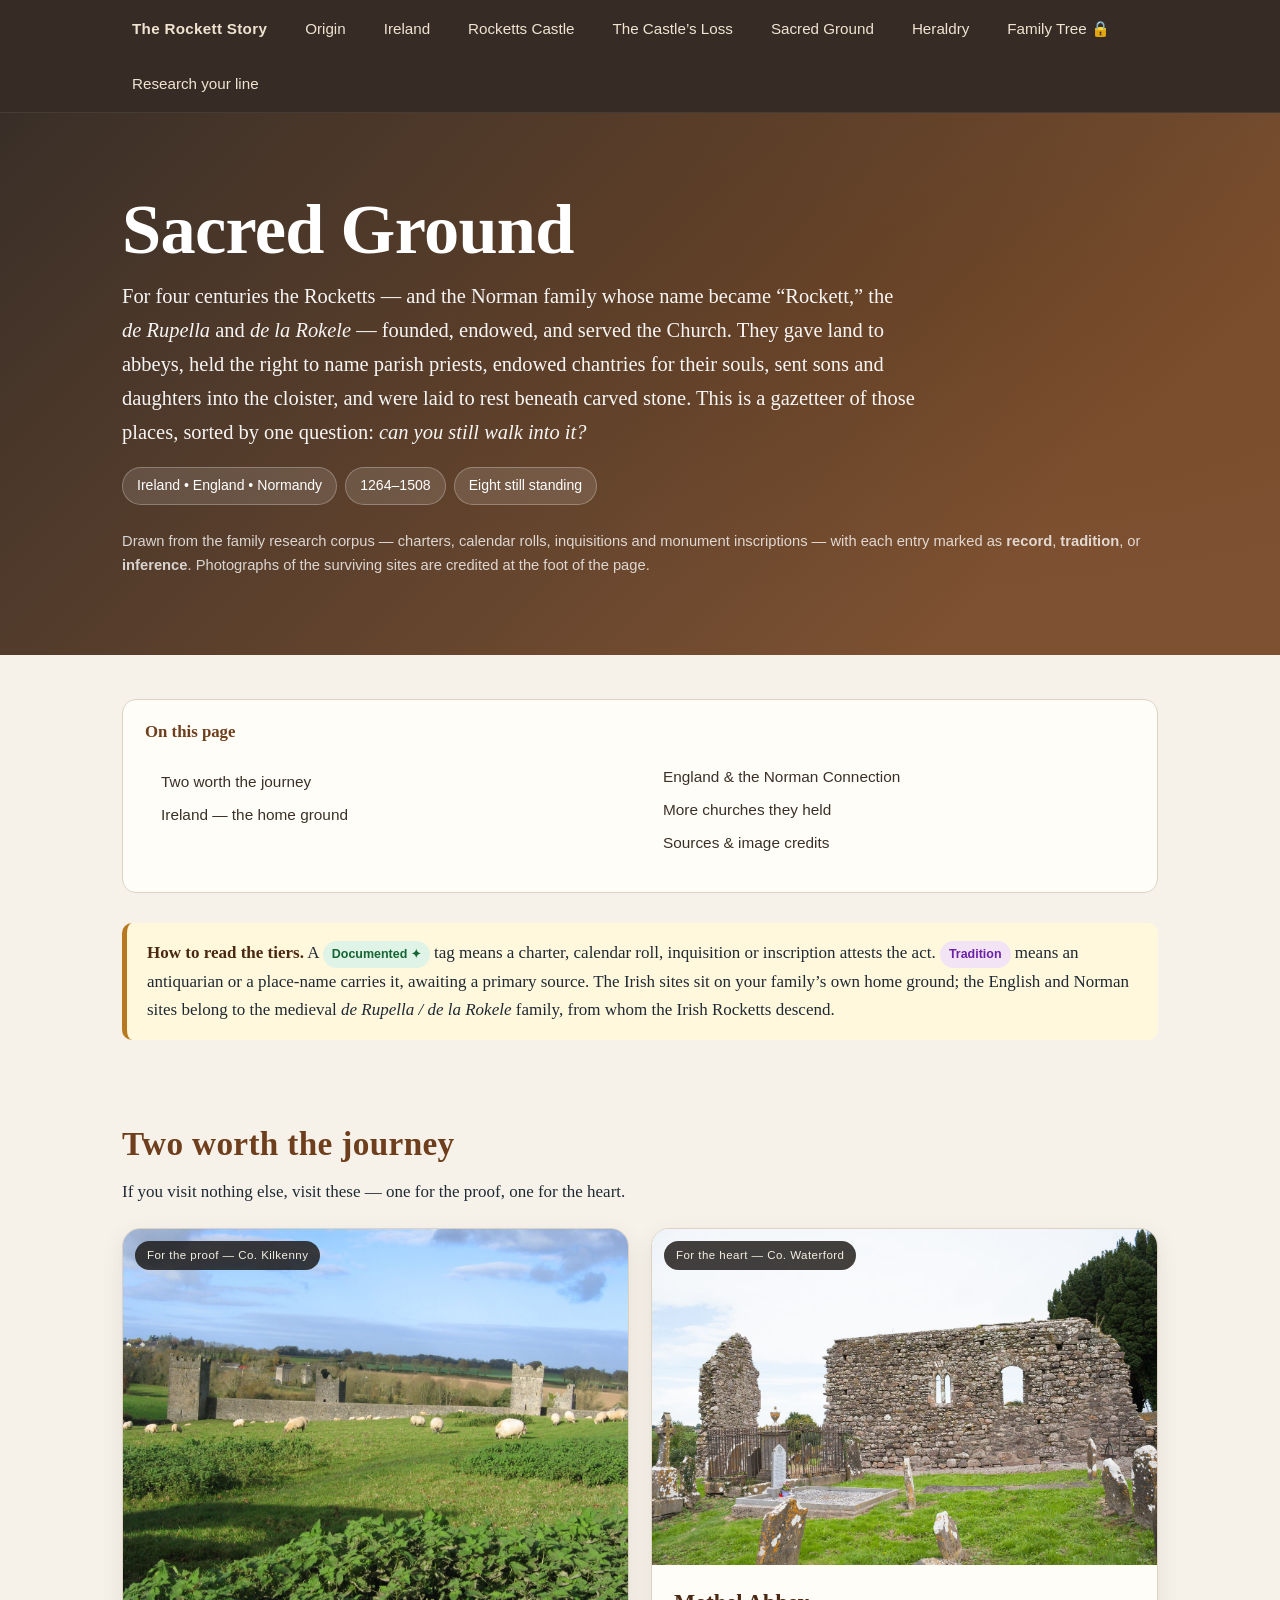
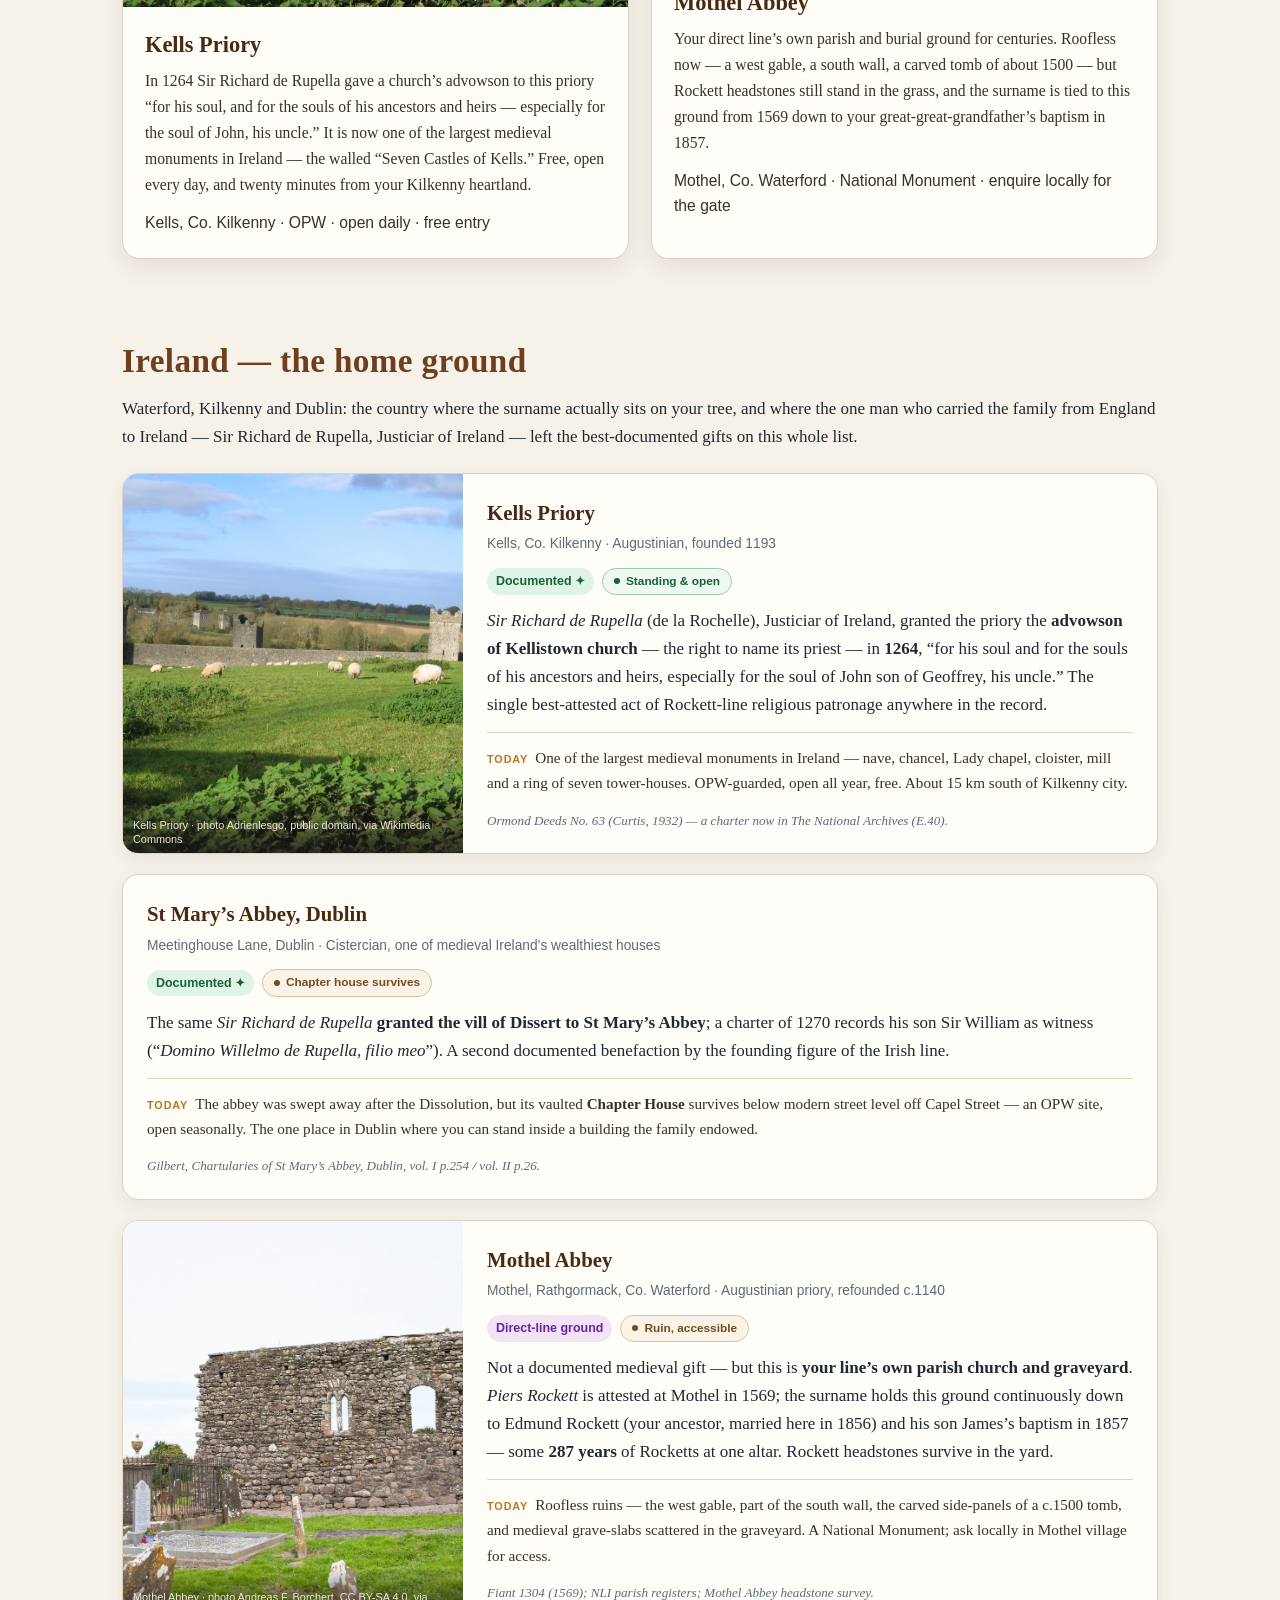
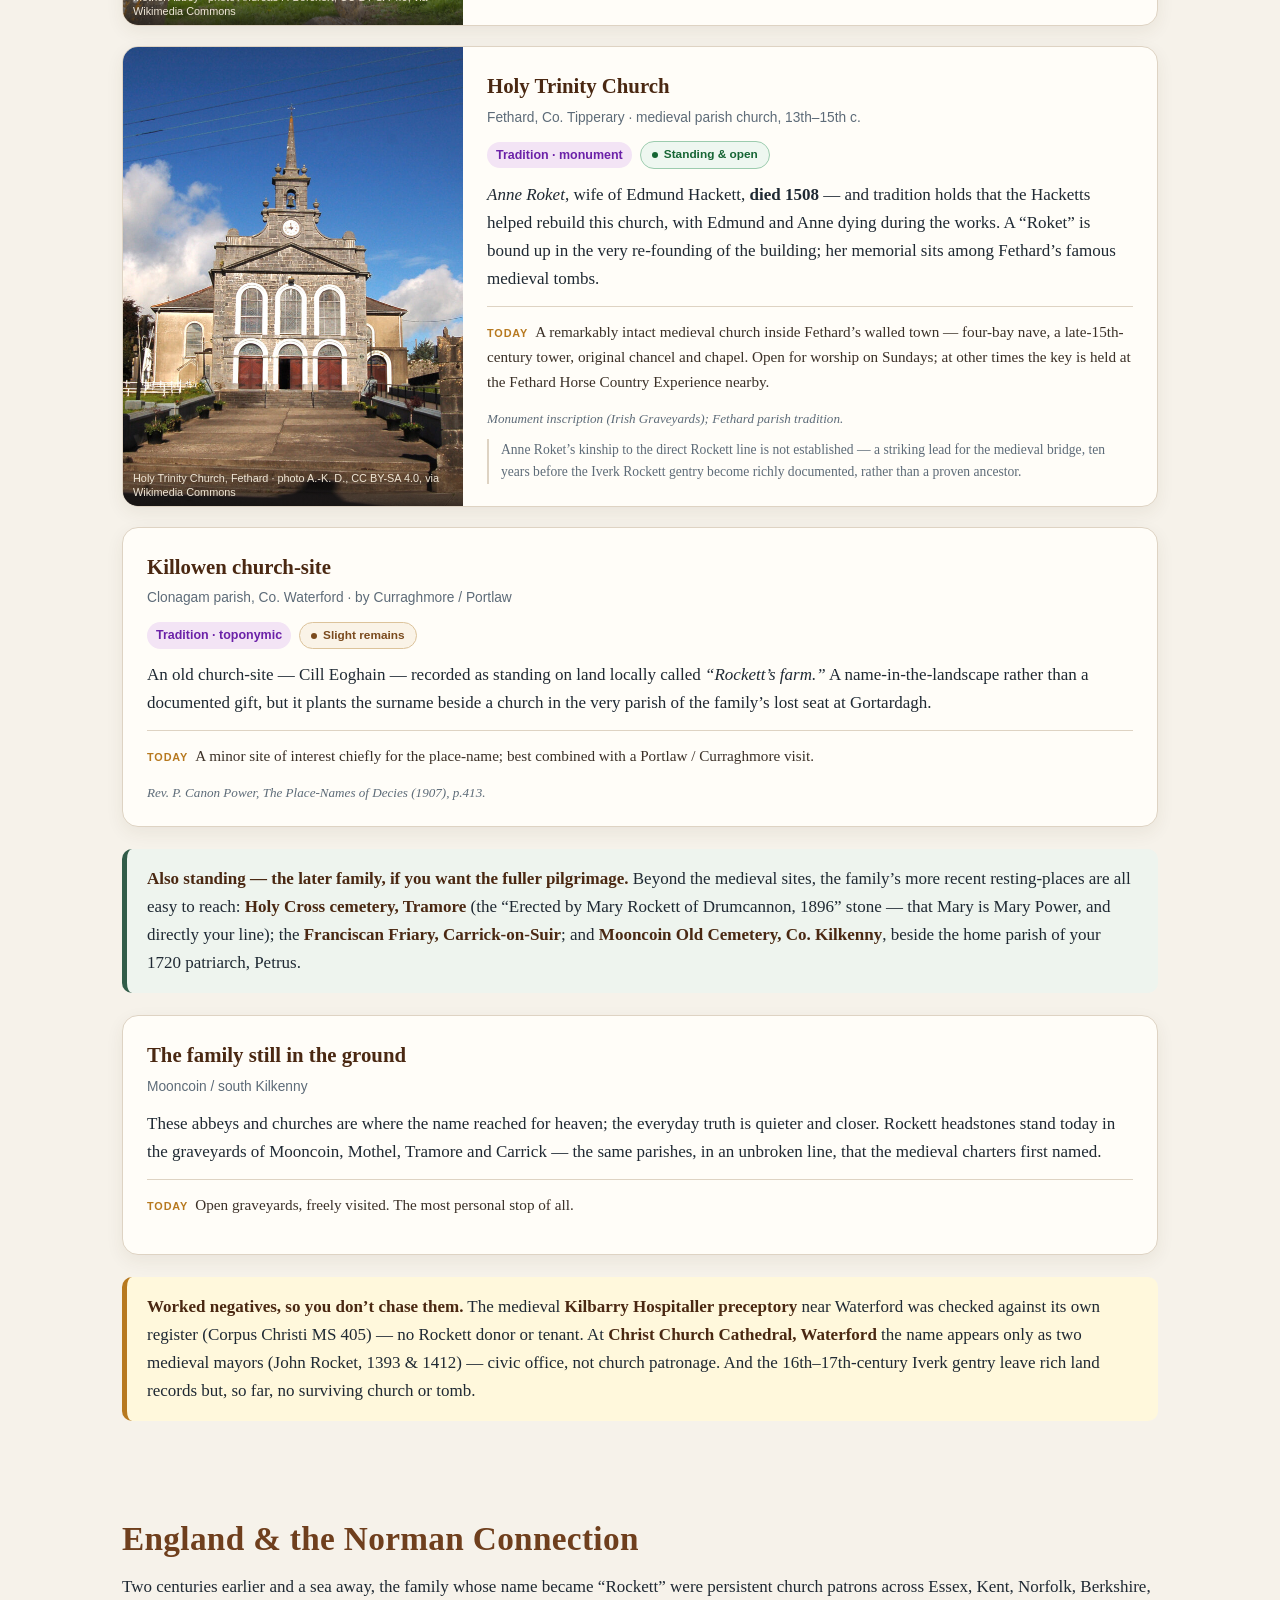
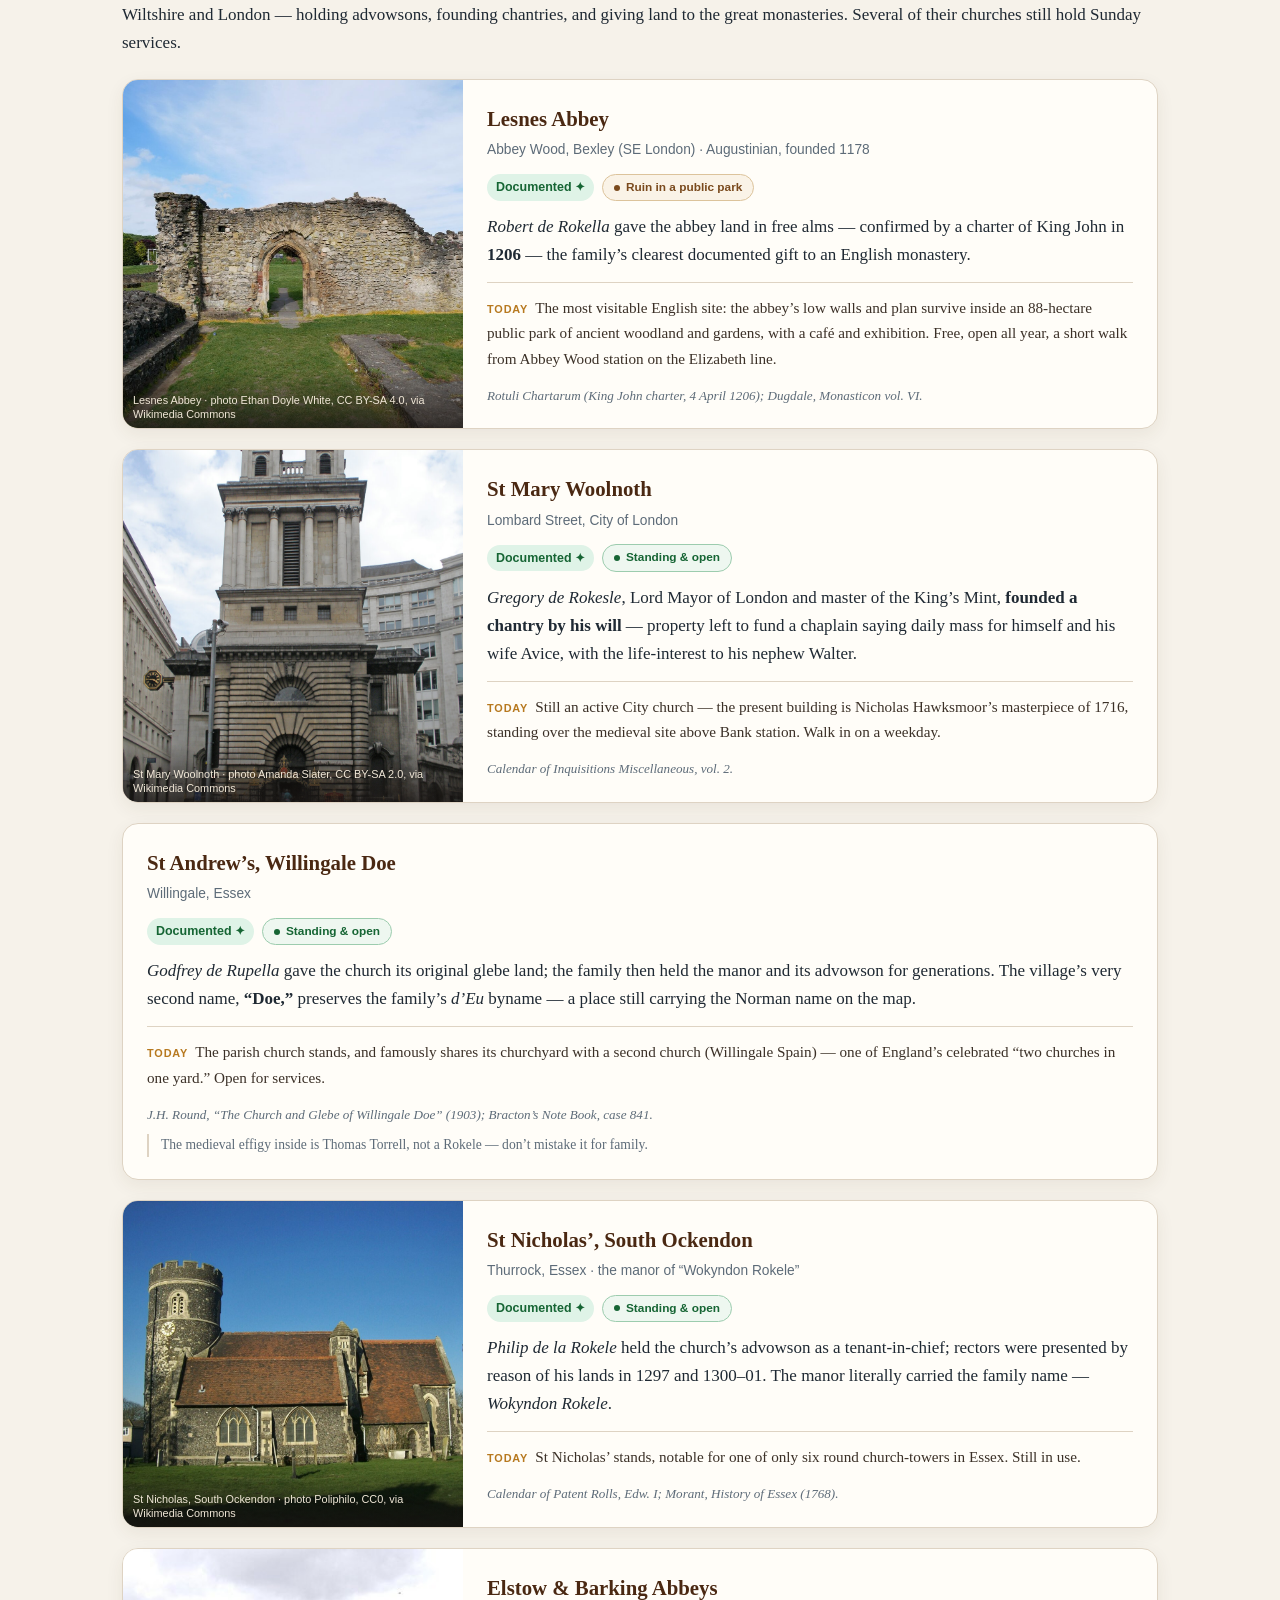
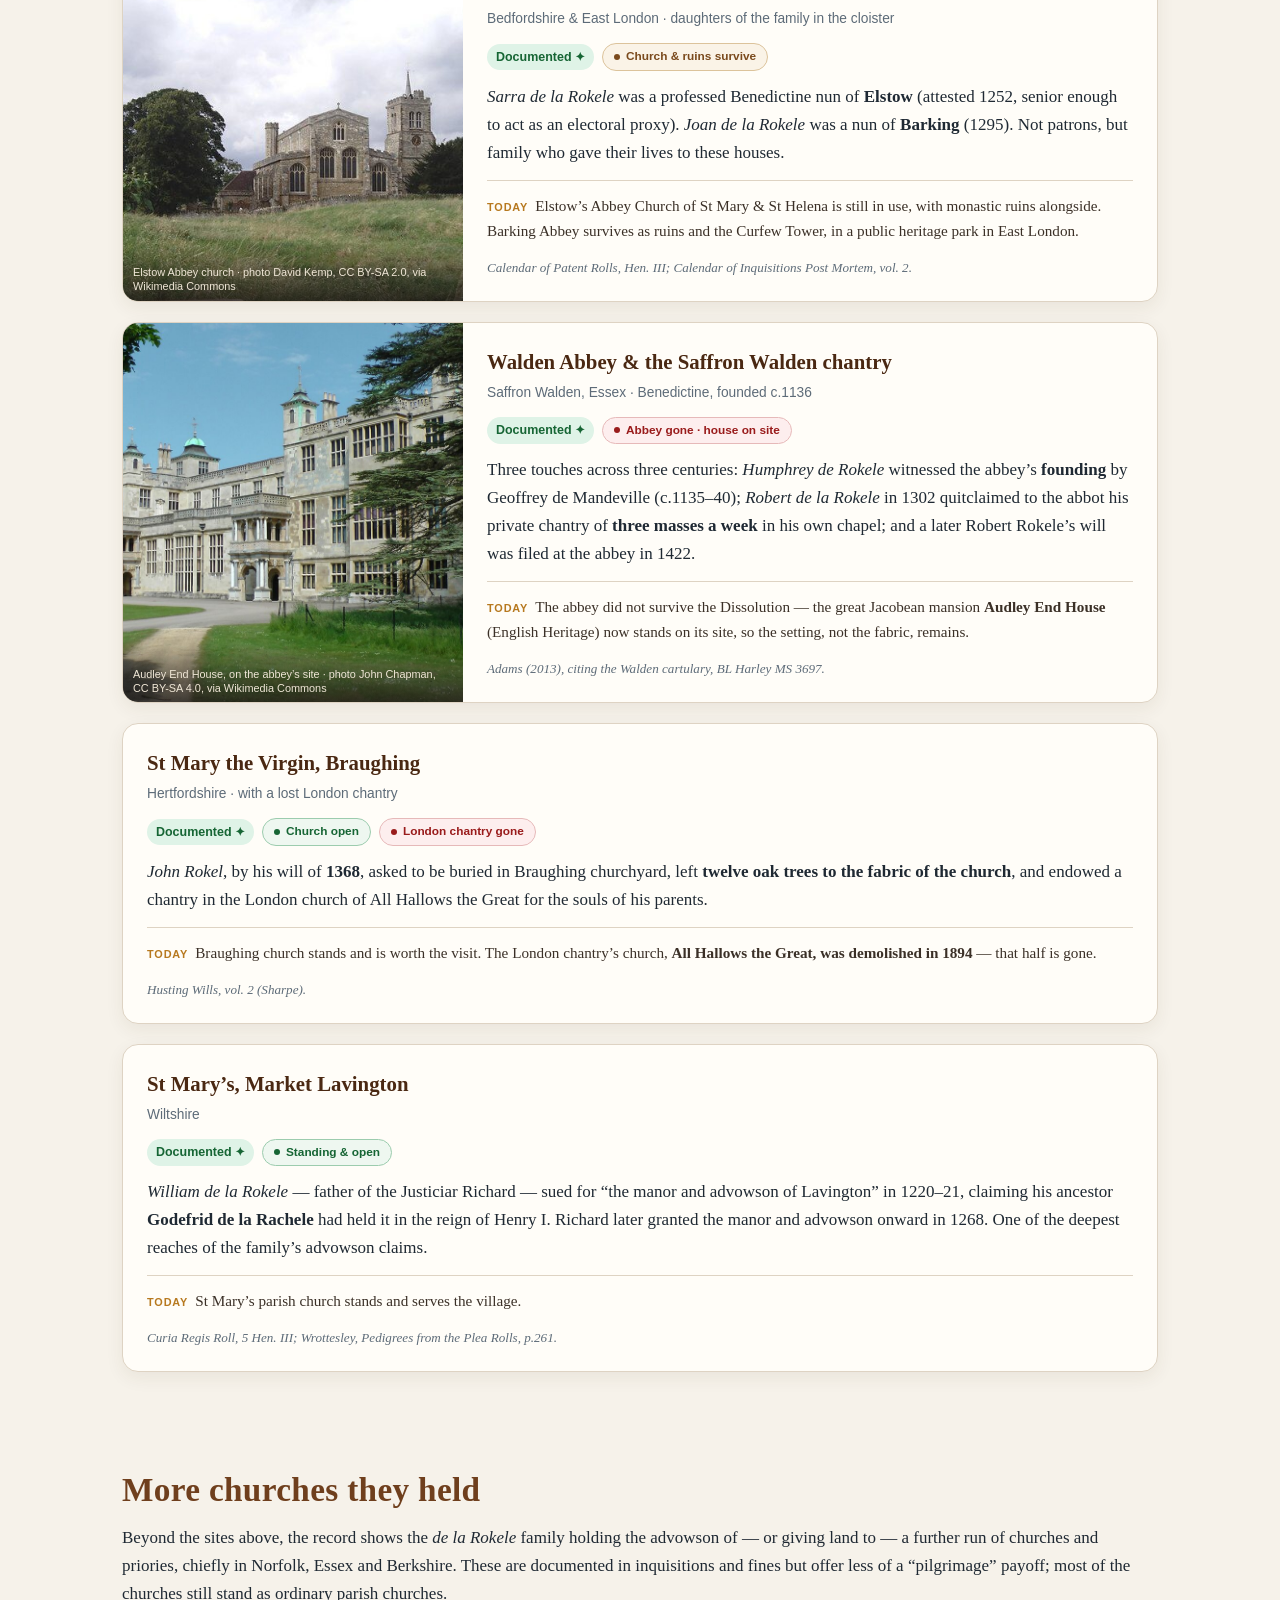
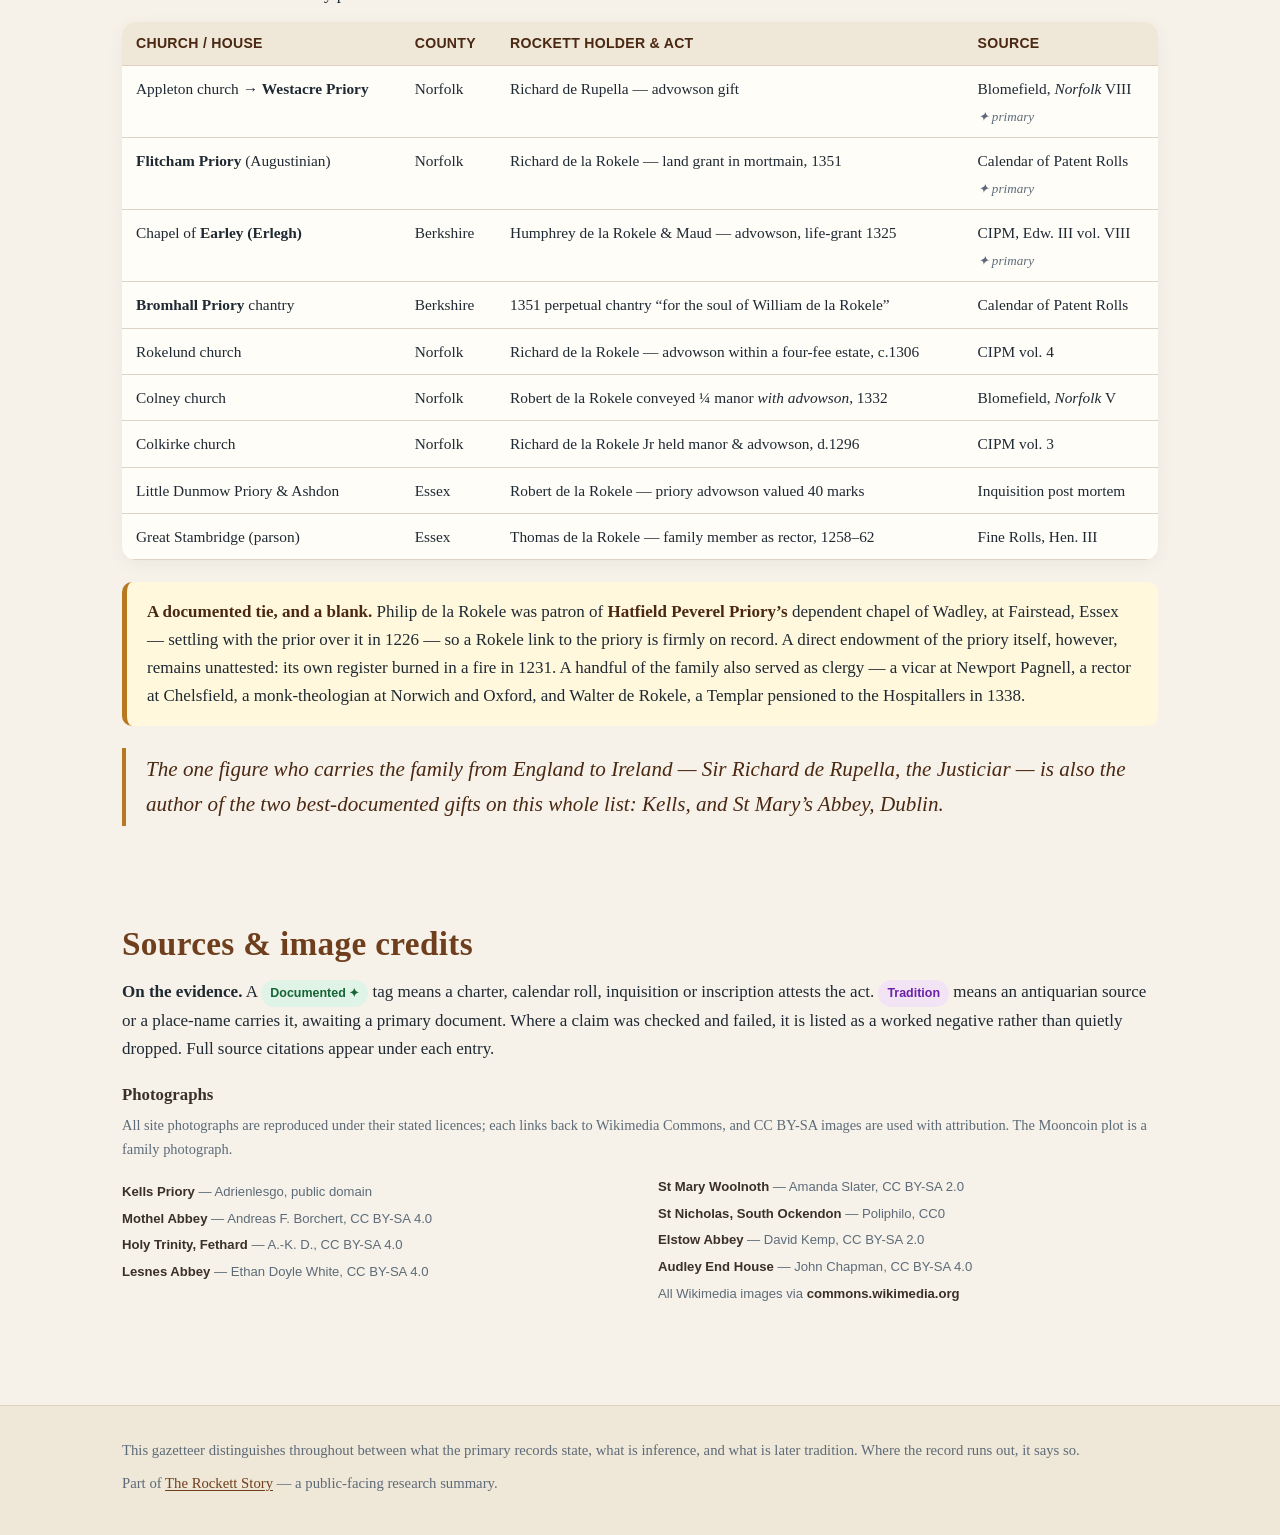
<file: sacred-sites.html>
<!DOCTYPE html>
<html lang="en">
<head>
  <meta charset="utf-8">
  <meta name="viewport" content="width=device-width, initial-scale=1">
  <title>Sacred Ground &mdash; Churches &amp; Abbeys of the Medieval Rocketts</title>
  <meta name="description" content="The churches, abbeys and chantries the medieval Rockett family and their Norman forebears (de Rupella / de la Rokele) founded, endowed, served in, or were buried within &mdash; across Ireland, England and Normandy, from a 1264 soul-grant to a 1508 tomb. Sorted by what still stands today, with photographs of the surviving sites. Every claim is marked as record, tradition or inference.">
  <link rel="stylesheet" href="css/site.css">
  <style>
    /* page-scoped: media cards, visit status, credits — built on the site palette */
    .twopick { display:grid; grid-template-columns:1fr 1fr; gap:22px; margin:22px 0 6px; }
    .feature-site {
      background:var(--panel); border:1px solid var(--line); border-radius:18px; overflow:hidden;
      box-shadow:0 8px 22px rgba(72,52,35,0.10); display:flex; flex-direction:column;
    }
    .feature-site .ph { position:relative; aspect-ratio:16/10; background:var(--bg-deep); }
    .feature-site .ph img { width:100%; height:100%; object-fit:cover; display:block; }
    .feature-site .kick {
      position:absolute; top:12px; left:12px; background:rgba(26,22,20,0.82); color:#f5efe1;
      font-family:'Helvetica Neue',Arial,sans-serif; font-size:0.72rem; letter-spacing:0.04em;
      padding:5px 12px; border-radius:999px;
    }
    .feature-site .body { padding:20px 22px 22px; }
    .feature-site h3 { margin:0 0 4px; color:var(--accent-deep); font-size:1.4rem; }
    .feature-site .body p { margin:0; color:var(--ink-soft); font-size:0.98rem; }
    .feature-site .where { margin-top:12px !important; color:var(--muted); font-size:0.85rem;
      font-family:'Helvetica Neue',Arial,sans-serif; }

    .sitecards { display:grid; gap:20px; margin:22px 0; }
    .sitecard {
      display:grid; grid-template-columns:minmax(0,340px) 1fr; background:var(--panel);
      border:1px solid var(--line); border-radius:16px; overflow:hidden;
      box-shadow:0 6px 18px rgba(72,52,35,0.07);
    }
    .sitecard.full { grid-template-columns:1fr; }
    .sitecard > figure { margin:0; position:relative; min-height:230px; background:var(--bg-deep); }
    .sitecard > figure img { position:absolute; inset:0; width:100%; height:100%; object-fit:cover; display:block; }
    .sitecard > figure figcaption {
      position:absolute; left:0; right:0; bottom:0; color:#efe6d6;
      font-family:'Helvetica Neue',Arial,sans-serif; font-size:0.68rem; line-height:1.3;
      padding:22px 10px 7px; background:linear-gradient(transparent, rgba(26,22,20,0.78));
    }
    .sitecard .body { padding:22px 24px; }
    .sitecard h3 { margin:0; color:var(--accent-deep); font-size:1.3rem; }
    .sitecard .loc { color:var(--muted); font-size:0.86rem; font-family:'Helvetica Neue',Arial,sans-serif; margin:3px 0 0; }
    .statusrow { display:flex; flex-wrap:wrap; gap:8px; align-items:center; margin:12px 0 4px; }
    .status {
      display:inline-flex; align-items:center; gap:6px; font-family:'Helvetica Neue',Arial,sans-serif;
      font-size:0.74rem; font-weight:700; padding:3px 11px; border-radius:999px; border:1px solid;
    }
    .status .dot { width:6px; height:6px; border-radius:50%; background:currentColor; }
    .status.open { color:#166534; border-color:#9cccae; background:#eef7f0; }
    .status.ruin { color:#7a4a1d; border-color:#dcc39b; background:#faf3e7; }
    .status.gone { color:#991b1b; border-color:#e6b9b9; background:#fdeeee; }
    .act { margin:12px 0 0; }
    .act .who { font-style:italic; }
    .visit { margin-top:13px; padding-top:12px; border-top:1px solid var(--line); font-size:0.95rem; color:var(--ink-soft); }
    .visit .k { font-family:'Helvetica Neue',Arial,sans-serif; font-size:0.68rem; letter-spacing:0.08em;
      text-transform:uppercase; color:var(--accent-bright); font-weight:700; margin-right:7px; }
    .src { font-size:0.82rem; color:var(--muted); margin:9px 0 0; font-style:italic; }
    .cav { font-size:0.85rem; color:var(--muted); border-left:2px solid var(--line); padding-left:12px; margin:9px 0 0; }

    .credits { list-style:none; padding-left:0; columns:2; column-gap:36px;
      font-family:'Helvetica Neue',Arial,sans-serif; font-size:0.82rem; color:var(--muted); }
    .credits li { margin:5px 0; break-inside:avoid; }
    .credits b { color:var(--ink-soft); font-weight:600; }

    @media (max-width:720px) {
      .twopick { grid-template-columns:1fr; }
      .sitecard { grid-template-columns:1fr; }
      .sitecard > figure { min-height:220px; }
      .credits { columns:1; }
    }
  </style>
</head>
<body>

<nav class="topnav">
  <div class="wrap">
    <a class="home" href="index.html">The Rockett Story</a>
    <a href="index.html#origin">Origin</a>
    <a href="index.html#ireland">Ireland</a>
    <a href="index.html#castle">Rocketts Castle</a>
    <a href="the-loss-of-the-seat.html">The Castle&rsquo;s Loss</a>
    <a href="sacred-sites.html">Sacred Ground</a>
    <a href="heraldry.html">Heraldry</a>
    <a href="tree.html">Family Tree &#128274;</a>
    <a href="index.html#research">Research your line</a>
  </div>
</nav>

<header class="hero">
  <div class="wrap">
    <h1>Sacred Ground</h1>
    <p class="lede">For four centuries the Rocketts &mdash; and the Norman family whose name became &ldquo;Rockett,&rdquo; the <em>de&nbsp;Rupella</em> and <em>de&nbsp;la&nbsp;Rokele</em> &mdash; founded, endowed, and served the Church. They gave land to abbeys, held the right to name parish priests, endowed chantries for their souls, sent sons and daughters into the cloister, and were laid to rest beneath carved stone. This is a gazetteer of those places, sorted by one question: <em>can you still walk into it?</em></p>
    <div class="pillrow">
      <span class="pill">Ireland &bull; England &bull; Normandy</span>
      <span class="pill">1264&ndash;1508</span>
      <span class="pill">Eight still standing</span>
    </div>
    <p class="meta">Drawn from the family research corpus &mdash; charters, calendar rolls, inquisitions and monument inscriptions &mdash; with each entry marked as <strong>record</strong>, <strong>tradition</strong>, or <strong>inference</strong>. Photographs of the surviving sites are credited at the foot of the page.</p>
  </div>
</header>

<main>

<section class="tight">
  <div class="wrap">
    <div class="toc">
      <h4>On this page</h4>
      <ul>
        <li><a href="#twopick">Two worth the journey</a></li>
        <li><a href="#ireland">Ireland &mdash; the home ground</a></li>
        <li><a href="#england">England &amp; the Norman Connection</a></li>
        <li><a href="#roll">More churches they held</a></li>
        <li><a href="#credits">Sources &amp; image credits</a></li>
      </ul>
    </div>

    <div class="notice">
      <strong>How to read the tiers.</strong> A <span class="badge high">Documented&nbsp;&#10022;</span> tag means a charter, calendar roll, inquisition or inscription attests the act. <span class="badge tradition">Tradition</span> means an antiquarian or a place-name carries it, awaiting a primary source. The Irish sites sit on your family&rsquo;s own home ground; the English and Norman sites belong to the medieval <em>de Rupella / de la Rokele</em> family, from whom the Irish Rocketts descend.
    </div>
  </div>
</section>

<!-- ================= TWO PICKS ================= -->
<section id="twopick">
  <div class="wrap">
    <h2>Two worth the journey</h2>
    <p>If you visit nothing else, visit these &mdash; one for the proof, one for the heart.</p>
    <div class="twopick">

      <article class="feature-site">
        <div class="ph">
          <img src="images/kells-priory.jpg" alt="The medieval walls and tower houses of Kells Priory, Co. Kilkenny" loading="lazy" width="1400" height="1050">
          <span class="kick">For the proof &mdash; Co. Kilkenny</span>
        </div>
        <div class="body">
          <h3>Kells Priory</h3>
          <p>In 1264 Sir Richard de Rupella gave a church&rsquo;s advowson to this priory &ldquo;for his soul, and for the souls of his ancestors and heirs &mdash; especially for the soul of John, his uncle.&rdquo; It is now one of the largest medieval monuments in Ireland &mdash; the walled &ldquo;Seven Castles of Kells.&rdquo; Free, open every day, and twenty minutes from your Kilkenny heartland.</p>
          <p class="where">Kells, Co. Kilkenny &middot; OPW &middot; open daily &middot; free entry</p>
        </div>
      </article>

      <article class="feature-site">
        <div class="ph">
          <img src="images/mothel-abbey.jpg" alt="The surviving south wall of Mothel Abbey, Co. Waterford" loading="lazy" width="1400" height="933">
          <span class="kick">For the heart &mdash; Co. Waterford</span>
        </div>
        <div class="body">
          <h3>Mothel Abbey</h3>
          <p>Your direct line&rsquo;s own parish and burial ground for centuries. Roofless now &mdash; a west gable, a south wall, a carved tomb of about 1500 &mdash; but Rockett headstones still stand in the grass, and the surname is tied to this ground from 1569 down to your great-great-grandfather&rsquo;s baptism in 1857.</p>
          <p class="where">Mothel, Co. Waterford &middot; National Monument &middot; enquire locally for the gate</p>
        </div>
      </article>

    </div>
  </div>
</section>

<!-- ================= IRELAND ================= -->
<section id="ireland">
  <div class="wrap">
    <h2>Ireland &mdash; the home ground</h2>
    <p>Waterford, Kilkenny and Dublin: the country where the surname actually sits on your tree, and where the one man who carried the family from England to Ireland &mdash; Sir Richard de Rupella, Justiciar of Ireland &mdash; left the best-documented gifts on this whole list.</p>

    <div class="sitecards">

      <article class="sitecard">
        <figure>
          <img src="images/kells-priory.jpg" alt="Kells Priory, Co. Kilkenny" loading="lazy">
          <figcaption>Kells Priory &middot; photo Adrienlesgo, public domain, via Wikimedia Commons</figcaption>
        </figure>
        <div class="body">
          <h3>Kells Priory</h3>
          <p class="loc">Kells, Co. Kilkenny &middot; Augustinian, founded 1193</p>
          <div class="statusrow">
            <span class="badge high">Documented &#10022;</span>
            <span class="status open"><span class="dot"></span>Standing &amp; open</span>
          </div>
          <p class="act"><span class="who">Sir Richard de Rupella</span> (de la Rochelle), Justiciar of Ireland, granted the priory the <strong>advowson of Kellistown church</strong> &mdash; the right to name its priest &mdash; in <strong>1264</strong>, &ldquo;for his soul and for the souls of his ancestors and heirs, especially for the soul of John son of Geoffrey, his uncle.&rdquo; The single best-attested act of Rockett-line religious patronage anywhere in the record.</p>
          <p class="visit"><span class="k">Today</span>One of the largest medieval monuments in Ireland &mdash; nave, chancel, Lady chapel, cloister, mill and a ring of seven tower-houses. OPW-guarded, open all year, free. About 15&nbsp;km south of Kilkenny city.</p>
          <p class="src">Ormond Deeds No. 63 (Curtis, 1932) &mdash; a charter now in The National Archives (E.40).</p>
        </div>
      </article>

      <article class="sitecard full">
        <div class="body">
          <h3>St Mary&rsquo;s Abbey, Dublin</h3>
          <p class="loc">Meetinghouse Lane, Dublin &middot; Cistercian, one of medieval Ireland&rsquo;s wealthiest houses</p>
          <div class="statusrow">
            <span class="badge high">Documented &#10022;</span>
            <span class="status ruin"><span class="dot"></span>Chapter house survives</span>
          </div>
          <p class="act">The same <span class="who">Sir Richard de Rupella</span> <strong>granted the vill of Dissert to St Mary&rsquo;s Abbey</strong>; a charter of 1270 records his son Sir William as witness (&ldquo;<em>Domino Willelmo de Rupella, filio meo</em>&rdquo;). A second documented benefaction by the founding figure of the Irish line.</p>
          <p class="visit"><span class="k">Today</span>The abbey was swept away after the Dissolution, but its vaulted <strong>Chapter House</strong> survives below modern street level off Capel Street &mdash; an OPW site, open seasonally. The one place in Dublin where you can stand inside a building the family endowed.</p>
          <p class="src">Gilbert, <em>Chartularies of St Mary&rsquo;s Abbey, Dublin</em>, vol. I p.254 / vol. II p.26.</p>
        </div>
      </article>

      <article class="sitecard">
        <figure>
          <img src="images/mothel-abbey.jpg" alt="Mothel Abbey, Co. Waterford" loading="lazy">
          <figcaption>Mothel Abbey &middot; photo Andreas F. Borchert, CC BY-SA 4.0, via Wikimedia Commons</figcaption>
        </figure>
        <div class="body">
          <h3>Mothel Abbey</h3>
          <p class="loc">Mothel, Rathgormack, Co. Waterford &middot; Augustinian priory, refounded c.1140</p>
          <div class="statusrow">
            <span class="badge tradition">Direct-line ground</span>
            <span class="status ruin"><span class="dot"></span>Ruin, accessible</span>
          </div>
          <p class="act">Not a documented medieval gift &mdash; but this is <strong>your line&rsquo;s own parish church and graveyard</strong>. <span class="who">Piers Rockett</span> is attested at Mothel in 1569; the surname holds this ground continuously down to Edmund Rockett (your ancestor, married here in 1856) and his son James&rsquo;s baptism in 1857 &mdash; some <strong>287 years</strong> of Rocketts at one altar. Rockett headstones survive in the yard.</p>
          <p class="visit"><span class="k">Today</span>Roofless ruins &mdash; the west gable, part of the south wall, the carved side-panels of a c.1500 tomb, and medieval grave-slabs scattered in the graveyard. A National Monument; ask locally in Mothel village for access.</p>
          <p class="src">Fiant 1304 (1569); NLI parish registers; Mothel Abbey headstone survey.</p>
        </div>
      </article>

      <article class="sitecard">
        <figure>
          <img src="images/holy-trinity-fethard.jpg" alt="Holy Trinity Church, Fethard, Co. Tipperary" loading="lazy">
          <figcaption>Holy Trinity Church, Fethard &middot; photo A.-K. D., CC BY-SA 4.0, via Wikimedia Commons</figcaption>
        </figure>
        <div class="body">
          <h3>Holy Trinity Church</h3>
          <p class="loc">Fethard, Co. Tipperary &middot; medieval parish church, 13th&ndash;15th c.</p>
          <div class="statusrow">
            <span class="badge tradition">Tradition &middot; monument</span>
            <span class="status open"><span class="dot"></span>Standing &amp; open</span>
          </div>
          <p class="act"><span class="who">Anne Roket</span>, wife of Edmund Hackett, <strong>died 1508</strong> &mdash; and tradition holds that the Hacketts helped rebuild this church, with Edmund and Anne dying during the works. A &ldquo;Roket&rdquo; is bound up in the very re-founding of the building; her memorial sits among Fethard&rsquo;s famous medieval tombs.</p>
          <p class="visit"><span class="k">Today</span>A remarkably intact medieval church inside Fethard&rsquo;s walled town &mdash; four-bay nave, a late-15th-century tower, original chancel and chapel. Open for worship on Sundays; at other times the key is held at the Fethard Horse Country Experience nearby.</p>
          <p class="src">Monument inscription (Irish Graveyards); Fethard parish tradition.</p>
          <p class="cav">Anne Roket&rsquo;s kinship to the direct Rockett line is not established &mdash; a striking lead for the medieval bridge, ten years before the Iverk Rockett gentry become richly documented, rather than a proven ancestor.</p>
        </div>
      </article>

      <article class="sitecard full">
        <div class="body">
          <h3>Killowen church-site</h3>
          <p class="loc">Clonagam parish, Co. Waterford &middot; by Curraghmore / Portlaw</p>
          <div class="statusrow">
            <span class="badge tradition">Tradition &middot; toponymic</span>
            <span class="status ruin"><span class="dot"></span>Slight remains</span>
          </div>
          <p class="act">An old church-site &mdash; Cill Eoghain &mdash; recorded as standing on land locally called <span class="who">&ldquo;Rockett&rsquo;s farm.&rdquo;</span> A name-in-the-landscape rather than a documented gift, but it plants the surname beside a church in the very parish of the family&rsquo;s lost seat at Gortardagh.</p>
          <p class="visit"><span class="k">Today</span>A minor site of interest chiefly for the place-name; best combined with a Portlaw / Curraghmore visit.</p>
          <p class="src">Rev. P. Canon Power, <em>The Place-Names of Decies</em> (1907), p.413.</p>
        </div>
      </article>

    </div>

    <div class="notice green">
      <strong>Also standing &mdash; the later family, if you want the fuller pilgrimage.</strong> Beyond the medieval sites, the family&rsquo;s more recent resting-places are all easy to reach: <strong>Holy Cross cemetery, Tramore</strong> (the &ldquo;Erected by Mary Rockett of Drumcannon, 1896&rdquo; stone &mdash; that Mary is Mary Power, and directly your line); the <strong>Franciscan Friary, Carrick-on-Suir</strong>; and <strong>Mooncoin Old Cemetery, Co. Kilkenny</strong>, beside the home parish of your 1720 patriarch, Petrus.
    </div>

    <div class="sitecards">
      <article class="sitecard full">
        <div class="body">
          <h3>The family still in the ground</h3>
          <p class="loc">Mooncoin / south Kilkenny</p>
          <p class="act">These abbeys and churches are where the name reached for heaven; the everyday truth is quieter and closer. Rockett headstones stand today in the graveyards of Mooncoin, Mothel, Tramore and Carrick &mdash; the same parishes, in an unbroken line, that the medieval charters first named.</p>
          <p class="visit"><span class="k">Today</span>Open graveyards, freely visited. The most personal stop of all.</p>
        </div>
      </article>
    </div>

    <div class="notice">
      <strong>Worked negatives, so you don&rsquo;t chase them.</strong> The medieval <strong>Kilbarry Hospitaller preceptory</strong> near Waterford was checked against its own register (Corpus Christi MS&nbsp;405) &mdash; no Rockett donor or tenant. At <strong>Christ Church Cathedral, Waterford</strong> the name appears only as two medieval mayors (John Rocket, 1393 &amp; 1412) &mdash; civic office, not church patronage. And the 16th&ndash;17th-century Iverk gentry leave rich land records but, so far, no surviving church or tomb.
    </div>
  </div>
</section>

<!-- ================= ENGLAND ================= -->
<section id="england">
  <div class="wrap">
    <h2>England &amp; the Norman Connection</h2>
    <p>Two centuries earlier and a sea away, the family whose name became &ldquo;Rockett&rdquo; were persistent church patrons across Essex, Kent, Norfolk, Berkshire, Wiltshire and London &mdash; holding advowsons, founding chantries, and giving land to the great monasteries. Several of their churches still hold Sunday services.</p>

    <div class="sitecards">

      <article class="sitecard">
        <figure>
          <img src="images/lesnes-abbey.jpg" alt="The ruins of Lesnes Abbey, Bexley" loading="lazy">
          <figcaption>Lesnes Abbey &middot; photo Ethan Doyle White, CC BY-SA 4.0, via Wikimedia Commons</figcaption>
        </figure>
        <div class="body">
          <h3>Lesnes Abbey</h3>
          <p class="loc">Abbey Wood, Bexley (SE London) &middot; Augustinian, founded 1178</p>
          <div class="statusrow">
            <span class="badge high">Documented &#10022;</span>
            <span class="status ruin"><span class="dot"></span>Ruin in a public park</span>
          </div>
          <p class="act"><span class="who">Robert de Rokella</span> gave the abbey land in free alms &mdash; confirmed by a charter of King John in <strong>1206</strong> &mdash; the family&rsquo;s clearest documented gift to an English monastery.</p>
          <p class="visit"><span class="k">Today</span>The most visitable English site: the abbey&rsquo;s low walls and plan survive inside an 88-hectare public park of ancient woodland and gardens, with a caf&eacute; and exhibition. Free, open all year, a short walk from Abbey Wood station on the Elizabeth line.</p>
          <p class="src">Rotuli Chartarum (King John charter, 4 April 1206); Dugdale, <em>Monasticon</em> vol. VI.</p>
        </div>
      </article>

      <article class="sitecard">
        <figure>
          <img src="images/st-mary-woolnoth.jpg" alt="St Mary Woolnoth, Lombard Street, City of London" loading="lazy">
          <figcaption>St Mary Woolnoth &middot; photo Amanda Slater, CC BY-SA 2.0, via Wikimedia Commons</figcaption>
        </figure>
        <div class="body">
          <h3>St Mary Woolnoth</h3>
          <p class="loc">Lombard Street, City of London</p>
          <div class="statusrow">
            <span class="badge high">Documented &#10022;</span>
            <span class="status open"><span class="dot"></span>Standing &amp; open</span>
          </div>
          <p class="act"><span class="who">Gregory de Rokesle</span>, Lord Mayor of London and master of the King&rsquo;s Mint, <strong>founded a chantry by his will</strong> &mdash; property left to fund a chaplain saying daily mass for himself and his wife Avice, with the life-interest to his nephew Walter.</p>
          <p class="visit"><span class="k">Today</span>Still an active City church &mdash; the present building is Nicholas Hawksmoor&rsquo;s masterpiece of 1716, standing over the medieval site above Bank station. Walk in on a weekday.</p>
          <p class="src">Calendar of Inquisitions Miscellaneous, vol. 2.</p>
        </div>
      </article>

      <article class="sitecard full">
        <div class="body">
          <h3>St Andrew&rsquo;s, Willingale Doe</h3>
          <p class="loc">Willingale, Essex</p>
          <div class="statusrow">
            <span class="badge high">Documented &#10022;</span>
            <span class="status open"><span class="dot"></span>Standing &amp; open</span>
          </div>
          <p class="act"><span class="who">Godfrey de Rupella</span> gave the church its original glebe land; the family then held the manor and its advowson for generations. The village&rsquo;s very second name, <strong>&ldquo;Doe,&rdquo;</strong> preserves the family&rsquo;s <em>d&rsquo;Eu</em> byname &mdash; a place still carrying the Norman name on the map.</p>
          <p class="visit"><span class="k">Today</span>The parish church stands, and famously shares its churchyard with a second church (Willingale Spain) &mdash; one of England&rsquo;s celebrated &ldquo;two churches in one yard.&rdquo; Open for services.</p>
          <p class="src">J.H. Round, &ldquo;The Church and Glebe of Willingale Doe&rdquo; (1903); Bracton&rsquo;s Note Book, case 841.</p>
          <p class="cav">The medieval effigy inside is Thomas Torrell, not a Rokele &mdash; don&rsquo;t mistake it for family.</p>
        </div>
      </article>

      <article class="sitecard">
        <figure>
          <img src="images/south-ockendon.jpg" alt="St Nicholas' Church, South Ockendon, with its round tower" loading="lazy">
          <figcaption>St Nicholas, South Ockendon &middot; photo Poliphilo, CC0, via Wikimedia Commons</figcaption>
        </figure>
        <div class="body">
          <h3>St Nicholas&rsquo;, South Ockendon</h3>
          <p class="loc">Thurrock, Essex &middot; the manor of &ldquo;Wokyndon Rokele&rdquo;</p>
          <div class="statusrow">
            <span class="badge high">Documented &#10022;</span>
            <span class="status open"><span class="dot"></span>Standing &amp; open</span>
          </div>
          <p class="act"><span class="who">Philip de la Rokele</span> held the church&rsquo;s advowson as a tenant-in-chief; rectors were presented by reason of his lands in 1297 and 1300&ndash;01. The manor literally carried the family name &mdash; <em>Wokyndon Rokele</em>.</p>
          <p class="visit"><span class="k">Today</span>St Nicholas&rsquo; stands, notable for one of only six round church-towers in Essex. Still in use.</p>
          <p class="src">Calendar of Patent Rolls, Edw. I; Morant, <em>History of Essex</em> (1768).</p>
        </div>
      </article>

      <article class="sitecard">
        <figure>
          <img src="images/elstow-abbey.jpg" alt="The Abbey Church of St Mary and St Helena, Elstow" loading="lazy">
          <figcaption>Elstow Abbey church &middot; photo David Kemp, CC BY-SA 2.0, via Wikimedia Commons</figcaption>
        </figure>
        <div class="body">
          <h3>Elstow &amp; Barking Abbeys</h3>
          <p class="loc">Bedfordshire &amp; East London &middot; daughters of the family in the cloister</p>
          <div class="statusrow">
            <span class="badge high">Documented &#10022;</span>
            <span class="status ruin"><span class="dot"></span>Church &amp; ruins survive</span>
          </div>
          <p class="act"><span class="who">Sarra de la Rokele</span> was a professed Benedictine nun of <strong>Elstow</strong> (attested 1252, senior enough to act as an electoral proxy). <span class="who">Joan de la Rokele</span> was a nun of <strong>Barking</strong> (1295). Not patrons, but family who gave their lives to these houses.</p>
          <p class="visit"><span class="k">Today</span>Elstow&rsquo;s Abbey Church of St Mary &amp; St Helena is still in use, with monastic ruins alongside. Barking Abbey survives as ruins and the Curfew Tower, in a public heritage park in East London.</p>
          <p class="src">Calendar of Patent Rolls, Hen. III; Calendar of Inquisitions Post Mortem, vol. 2.</p>
        </div>
      </article>

      <article class="sitecard">
        <figure>
          <img src="images/audley-end.jpg" alt="Audley End House, on the site of Walden Abbey, Essex" loading="lazy">
          <figcaption>Audley End House, on the abbey&rsquo;s site &middot; photo John Chapman, CC BY-SA 4.0, via Wikimedia Commons</figcaption>
        </figure>
        <div class="body">
          <h3>Walden Abbey &amp; the Saffron Walden chantry</h3>
          <p class="loc">Saffron Walden, Essex &middot; Benedictine, founded c.1136</p>
          <div class="statusrow">
            <span class="badge high">Documented &#10022;</span>
            <span class="status gone"><span class="dot"></span>Abbey gone &middot; house on site</span>
          </div>
          <p class="act">Three touches across three centuries: <span class="who">Humphrey de Rokele</span> witnessed the abbey&rsquo;s <strong>founding</strong> by Geoffrey de Mandeville (c.1135&ndash;40); <span class="who">Robert de la Rokele</span> in 1302 quitclaimed to the abbot his private chantry of <strong>three masses a week</strong> in his own chapel; and a later Robert Rokele&rsquo;s will was filed at the abbey in 1422.</p>
          <p class="visit"><span class="k">Today</span>The abbey did not survive the Dissolution &mdash; the great Jacobean mansion <strong>Audley End House</strong> (English Heritage) now stands on its site, so the setting, not the fabric, remains.</p>
          <p class="src">Adams (2013), citing the Walden cartulary, BL Harley MS 3697.</p>
        </div>
      </article>

      <article class="sitecard full">
        <div class="body">
          <h3>St Mary the Virgin, Braughing</h3>
          <p class="loc">Hertfordshire &middot; with a lost London chantry</p>
          <div class="statusrow">
            <span class="badge high">Documented &#10022;</span>
            <span class="status open"><span class="dot"></span>Church open</span>
            <span class="status gone"><span class="dot"></span>London chantry gone</span>
          </div>
          <p class="act"><span class="who">John Rokel</span>, by his will of <strong>1368</strong>, asked to be buried in Braughing churchyard, left <strong>twelve oak trees to the fabric of the church</strong>, and endowed a chantry in the London church of All Hallows the Great for the souls of his parents.</p>
          <p class="visit"><span class="k">Today</span>Braughing church stands and is worth the visit. The London chantry&rsquo;s church, <strong>All Hallows the Great, was demolished in 1894</strong> &mdash; that half is gone.</p>
          <p class="src">Husting Wills, vol. 2 (Sharpe).</p>
        </div>
      </article>

      <article class="sitecard full">
        <div class="body">
          <h3>St Mary&rsquo;s, Market Lavington</h3>
          <p class="loc">Wiltshire</p>
          <div class="statusrow">
            <span class="badge high">Documented &#10022;</span>
            <span class="status open"><span class="dot"></span>Standing &amp; open</span>
          </div>
          <p class="act"><span class="who">William de la Rokele</span> &mdash; father of the Justiciar Richard &mdash; sued for &ldquo;the manor and advowson of Lavington&rdquo; in 1220&ndash;21, claiming his ancestor <strong>Godefrid de la Rachele</strong> had held it in the reign of Henry&nbsp;I. Richard later granted the manor and advowson onward in 1268. One of the deepest reaches of the family&rsquo;s advowson claims.</p>
          <p class="visit"><span class="k">Today</span>St Mary&rsquo;s parish church stands and serves the village.</p>
          <p class="src">Curia Regis Roll, 5 Hen. III; Wrottesley, <em>Pedigrees from the Plea Rolls</em>, p.261.</p>
        </div>
      </article>

    </div>
  </div>
</section>

<!-- ================= ROLL ================= -->
<section id="roll">
  <div class="wrap">
    <h2>More churches they held</h2>
    <p>Beyond the sites above, the record shows the <em>de la Rokele</em> family holding the advowson of &mdash; or giving land to &mdash; a further run of churches and priories, chiefly in Norfolk, Essex and Berkshire. These are documented in inquisitions and fines but offer less of a &ldquo;pilgrimage&rdquo; payoff; most of the churches still stand as ordinary parish churches.</p>
    <table>
      <thead>
        <tr><th>Church / house</th><th>County</th><th>Rockett holder &amp; act</th><th>Source</th></tr>
      </thead>
      <tbody>
        <tr><td>Appleton church &rarr; <strong>Westacre Priory</strong></td><td>Norfolk</td><td><span class="who">Richard de Rupella</span> &mdash; advowson gift</td><td>Blomefield, <em>Norfolk</em> VIII <span class="src">&#10022; primary</span></td></tr>
        <tr><td><strong>Flitcham Priory</strong> (Augustinian)</td><td>Norfolk</td><td><span class="who">Richard de la Rokele</span> &mdash; land grant in mortmain, 1351</td><td>Calendar of Patent Rolls <span class="src">&#10022; primary</span></td></tr>
        <tr><td>Chapel of <strong>Earley (Erlegh)</strong></td><td>Berkshire</td><td><span class="who">Humphrey de la Rokele</span> &amp; Maud &mdash; advowson, life-grant 1325</td><td>CIPM, Edw. III vol. VIII <span class="src">&#10022; primary</span></td></tr>
        <tr><td><strong>Bromhall Priory</strong> chantry</td><td>Berkshire</td><td>1351 perpetual chantry &ldquo;for the soul of <span class="who">William de la Rokele</span>&rdquo;</td><td>Calendar of Patent Rolls</td></tr>
        <tr><td>Rokelund church</td><td>Norfolk</td><td><span class="who">Richard de la Rokele</span> &mdash; advowson within a four-fee estate, c.1306</td><td>CIPM vol. 4</td></tr>
        <tr><td>Colney church</td><td>Norfolk</td><td><span class="who">Robert de la Rokele</span> conveyed &frac14; manor <em>with advowson</em>, 1332</td><td>Blomefield, <em>Norfolk</em> V</td></tr>
        <tr><td>Colkirke church</td><td>Norfolk</td><td><span class="who">Richard de la Rokele Jr</span> held manor &amp; advowson, d.1296</td><td>CIPM vol. 3</td></tr>
        <tr><td>Little Dunmow Priory &amp; Ashdon</td><td>Essex</td><td><span class="who">Robert de la Rokele</span> &mdash; priory advowson valued 40 marks</td><td>Inquisition post mortem</td></tr>
        <tr><td>Great Stambridge (parson)</td><td>Essex</td><td><span class="who">Thomas de la Rokele</span> &mdash; family member as rector, 1258&ndash;62</td><td>Fine Rolls, Hen. III</td></tr>
      </tbody>
    </table>

    <div class="notice">
      <strong>A documented tie, and a blank.</strong> <span class="who">Philip de la Rokele</span> was patron of <strong>Hatfield Peverel Priory&rsquo;s</strong> dependent chapel of Wadley, at Fairstead, Essex &mdash; settling with the prior over it in 1226 &mdash; so a Rokele link to the priory is firmly on record. A direct endowment of the priory itself, however, remains unattested: its own register burned in a fire in 1231. A handful of the family also served as clergy &mdash; a vicar at Newport Pagnell, a rector at Chelsfield, a monk-theologian at Norwich and Oxford, and Walter de Rokele, a Templar pensioned to the Hospitallers in 1338.
    </div>

    <p class="pullquote">The one figure who carries the family from England to Ireland &mdash; Sir Richard de Rupella, the Justiciar &mdash; is also the author of the two best-documented gifts on this whole list: Kells, and St Mary&rsquo;s Abbey, Dublin.</p>
  </div>
</section>

<!-- ================= CREDITS ================= -->
<section id="credits">
  <div class="wrap">
    <h2>Sources &amp; image credits</h2>
    <p><strong>On the evidence.</strong> A <span class="badge high">Documented&nbsp;&#10022;</span> tag means a charter, calendar roll, inquisition or inscription attests the act. <span class="badge tradition">Tradition</span> means an antiquarian source or a place-name carries it, awaiting a primary document. Where a claim was checked and failed, it is listed as a worked negative rather than quietly dropped. Full source citations appear under each entry.</p>
    <h4>Photographs</h4>
    <p style="font-size:0.9rem;color:var(--muted);">All site photographs are reproduced under their stated licences; each links back to Wikimedia Commons, and CC BY-SA images are used with attribution. The Mooncoin plot is a family photograph.</p>
    <ul class="credits">
      <li><b>Kells Priory</b> &mdash; Adrienlesgo, public domain</li>
      <li><b>Mothel Abbey</b> &mdash; Andreas F. Borchert, CC BY-SA 4.0</li>
      <li><b>Holy Trinity, Fethard</b> &mdash; A.-K. D., CC BY-SA 4.0</li>
      <li><b>Lesnes Abbey</b> &mdash; Ethan Doyle White, CC BY-SA 4.0</li>
      <li><b>St Mary Woolnoth</b> &mdash; Amanda Slater, CC BY-SA 2.0</li>
      <li><b>St Nicholas, South Ockendon</b> &mdash; Poliphilo, CC0</li>
      <li><b>Elstow Abbey</b> &mdash; David Kemp, CC BY-SA 2.0</li>
      <li><b>Audley End House</b> &mdash; John Chapman, CC BY-SA 4.0</li>
      <li>All Wikimedia images via <b>commons.wikimedia.org</b></li>
    </ul>
  </div>
</section>

</main>

<div class="footer">
  <div class="wrap">
    <p>This gazetteer distinguishes throughout between what the primary records state, what is inference, and what is later tradition. Where the record runs out, it says so.</p>
    <p>Part of <a href="index.html">The Rockett Story</a> &mdash; a public-facing research summary.</p>
  </div>
</div>

<script src="js/site.js" defer></script>
</body>
</html>
</file>
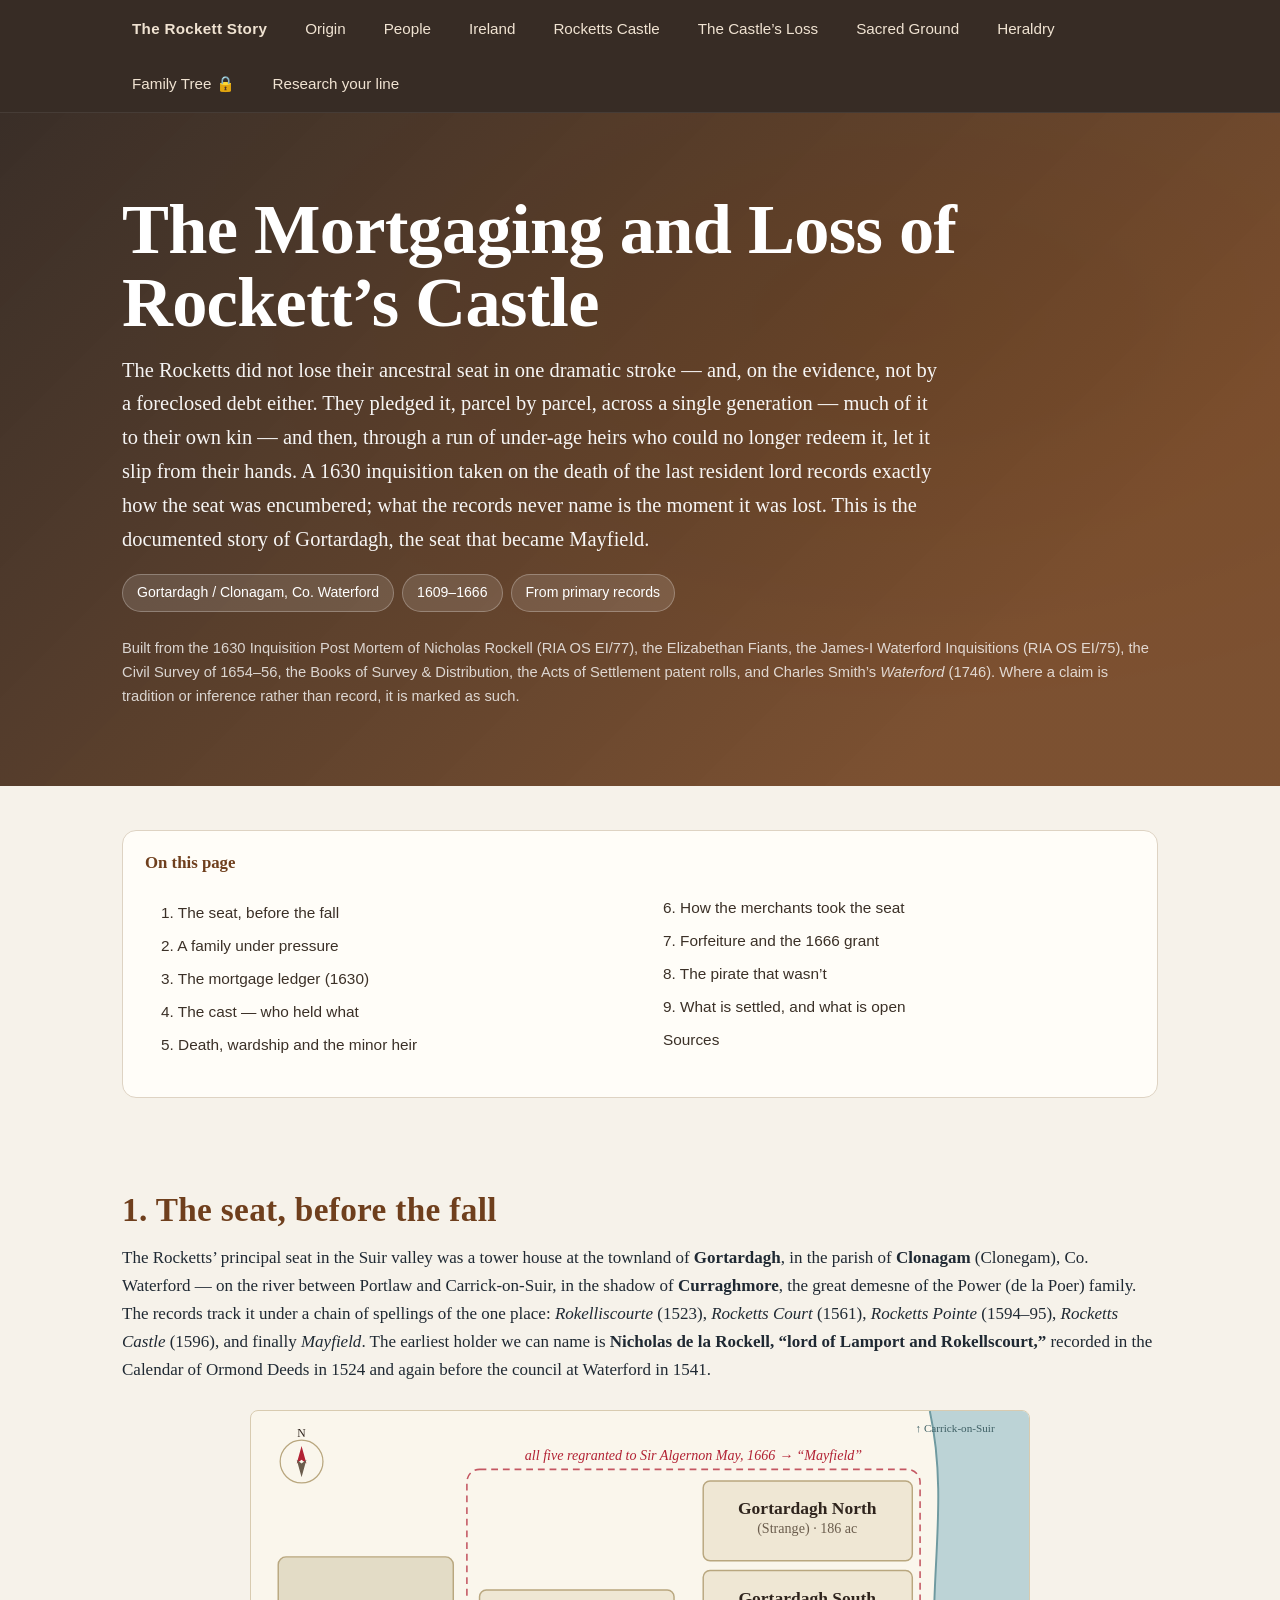
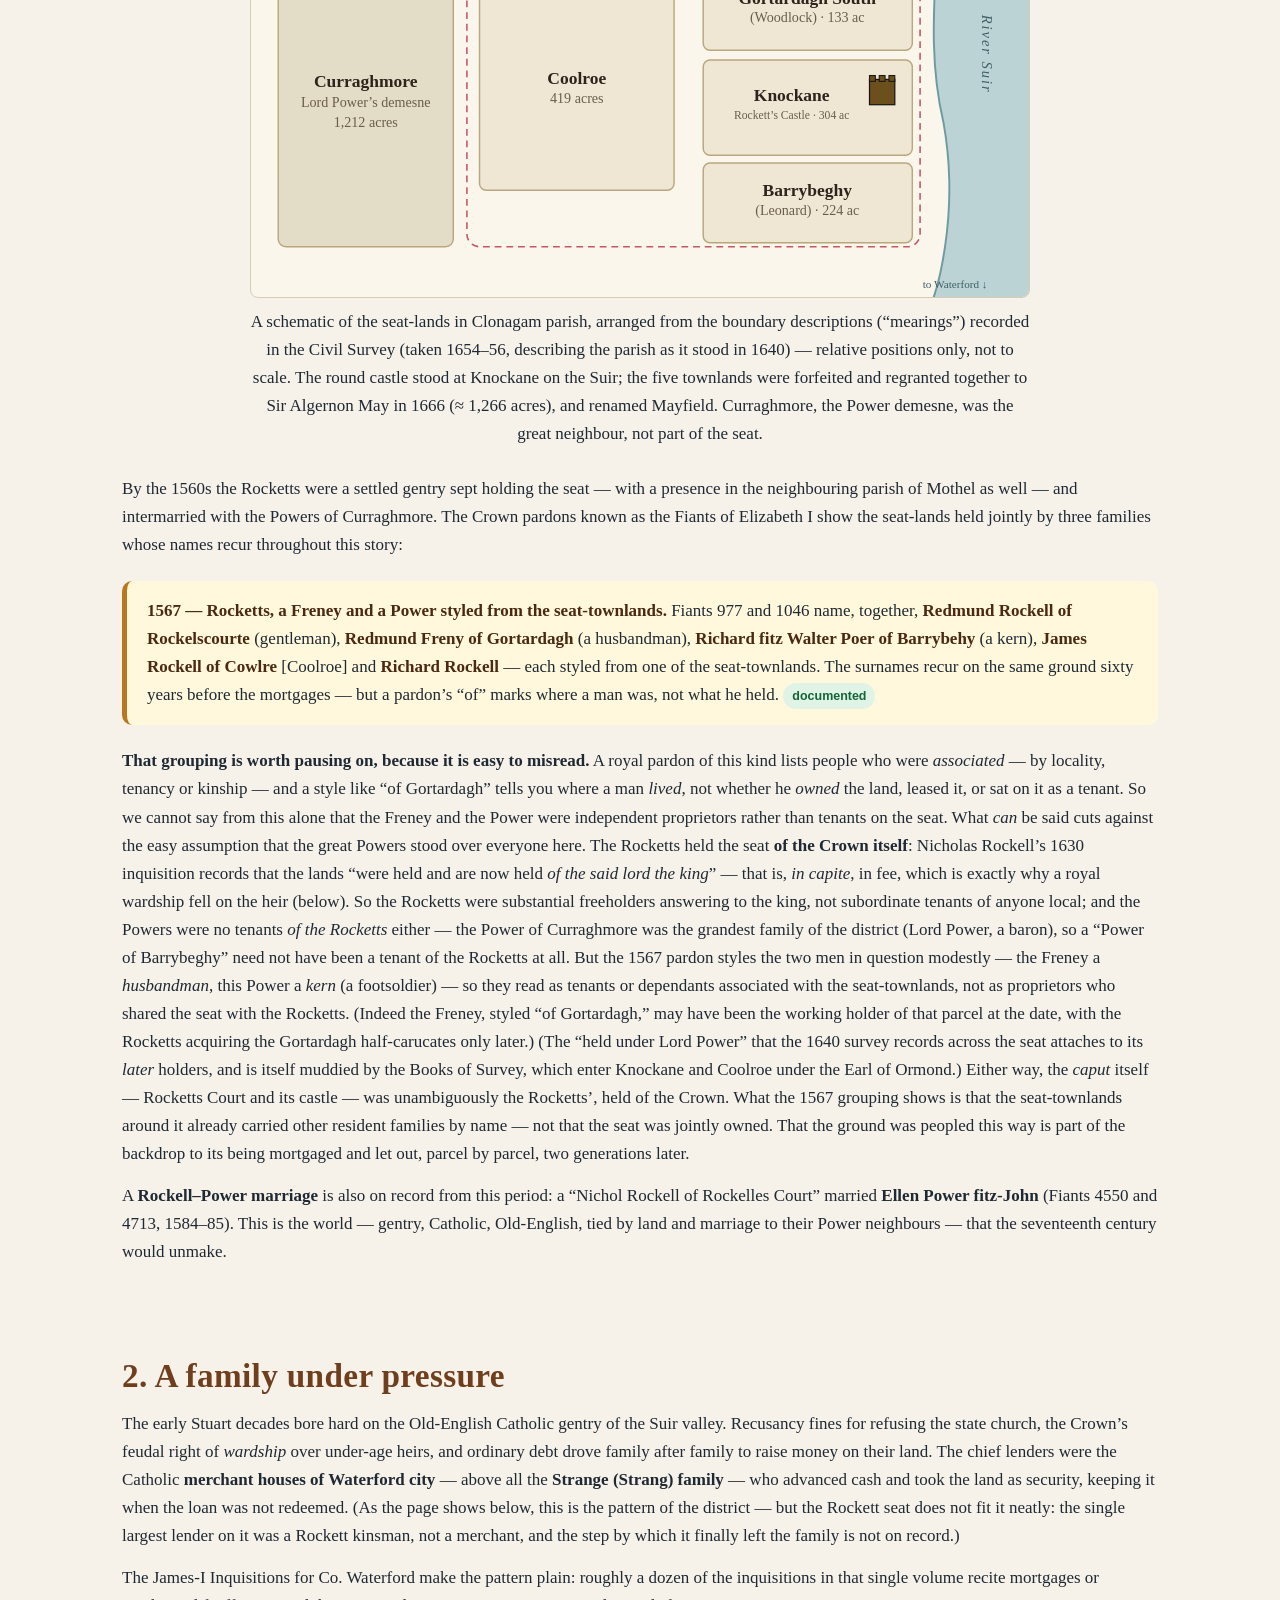
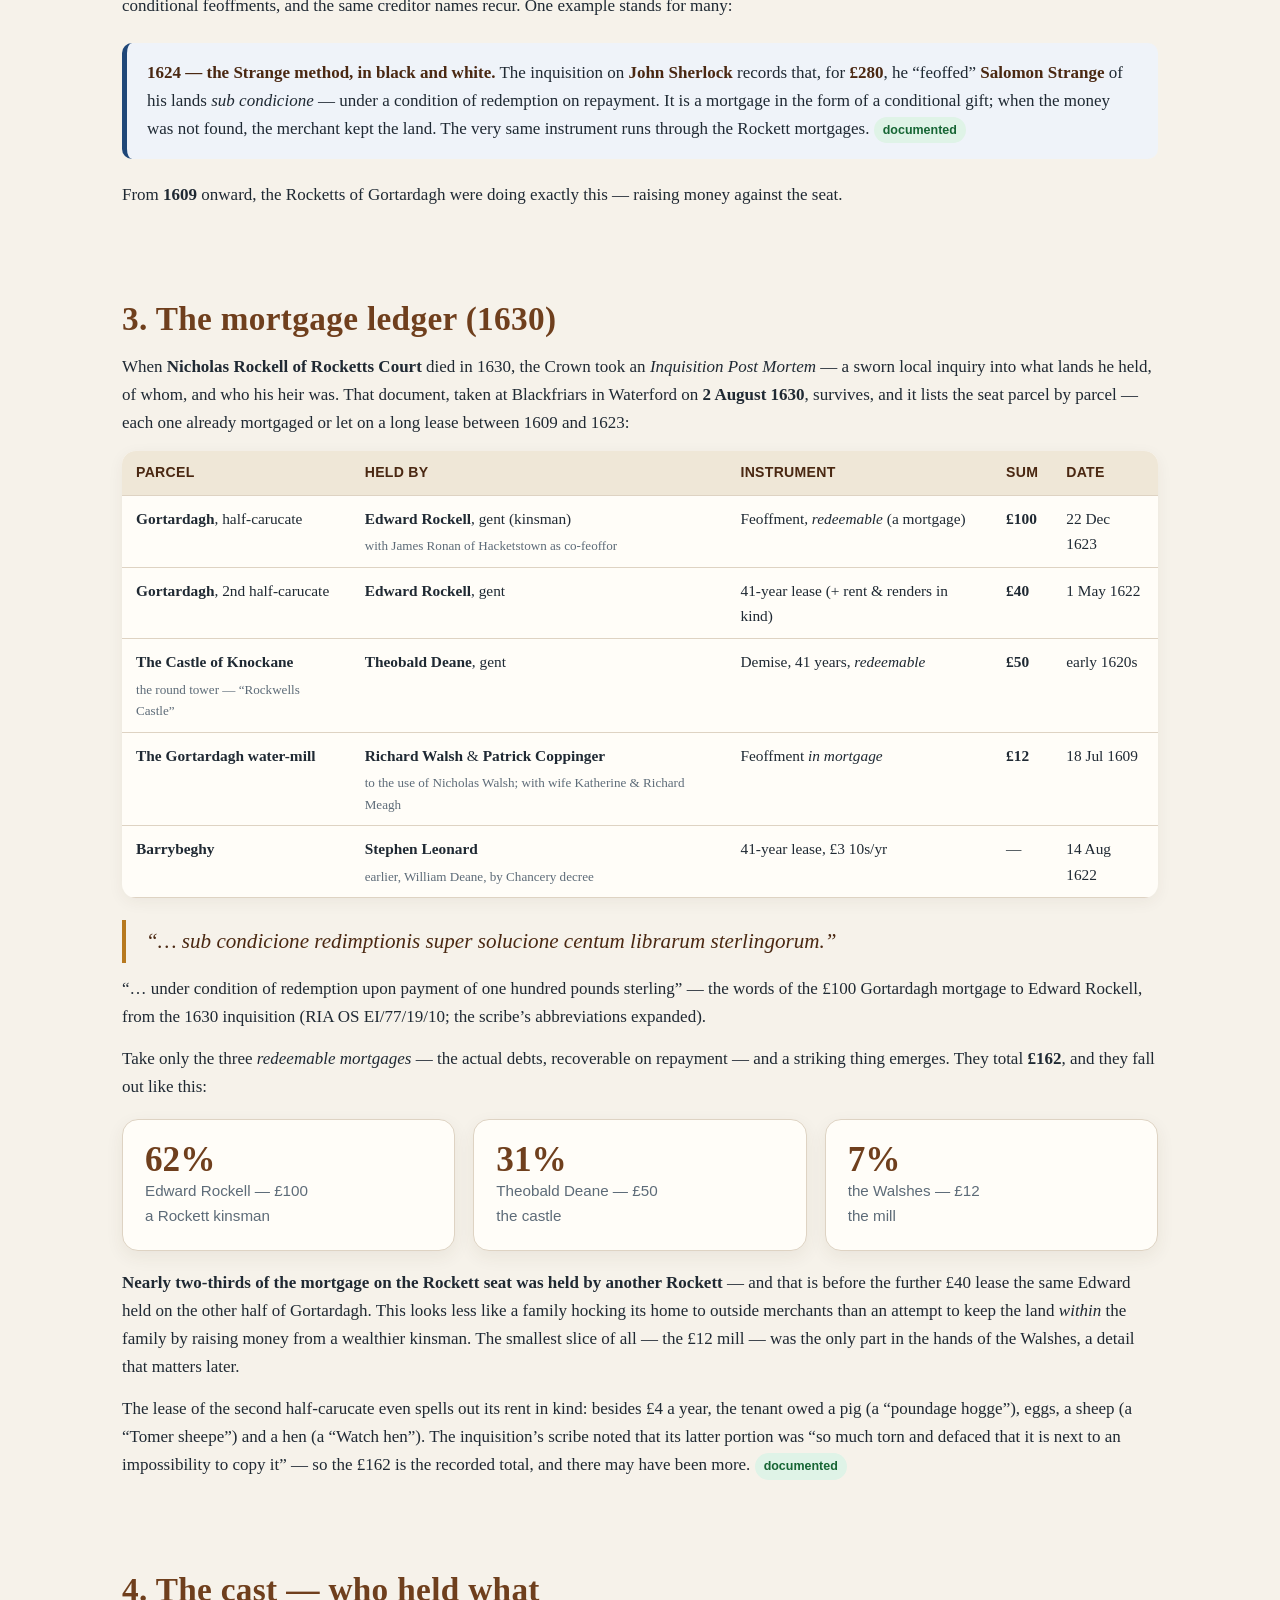
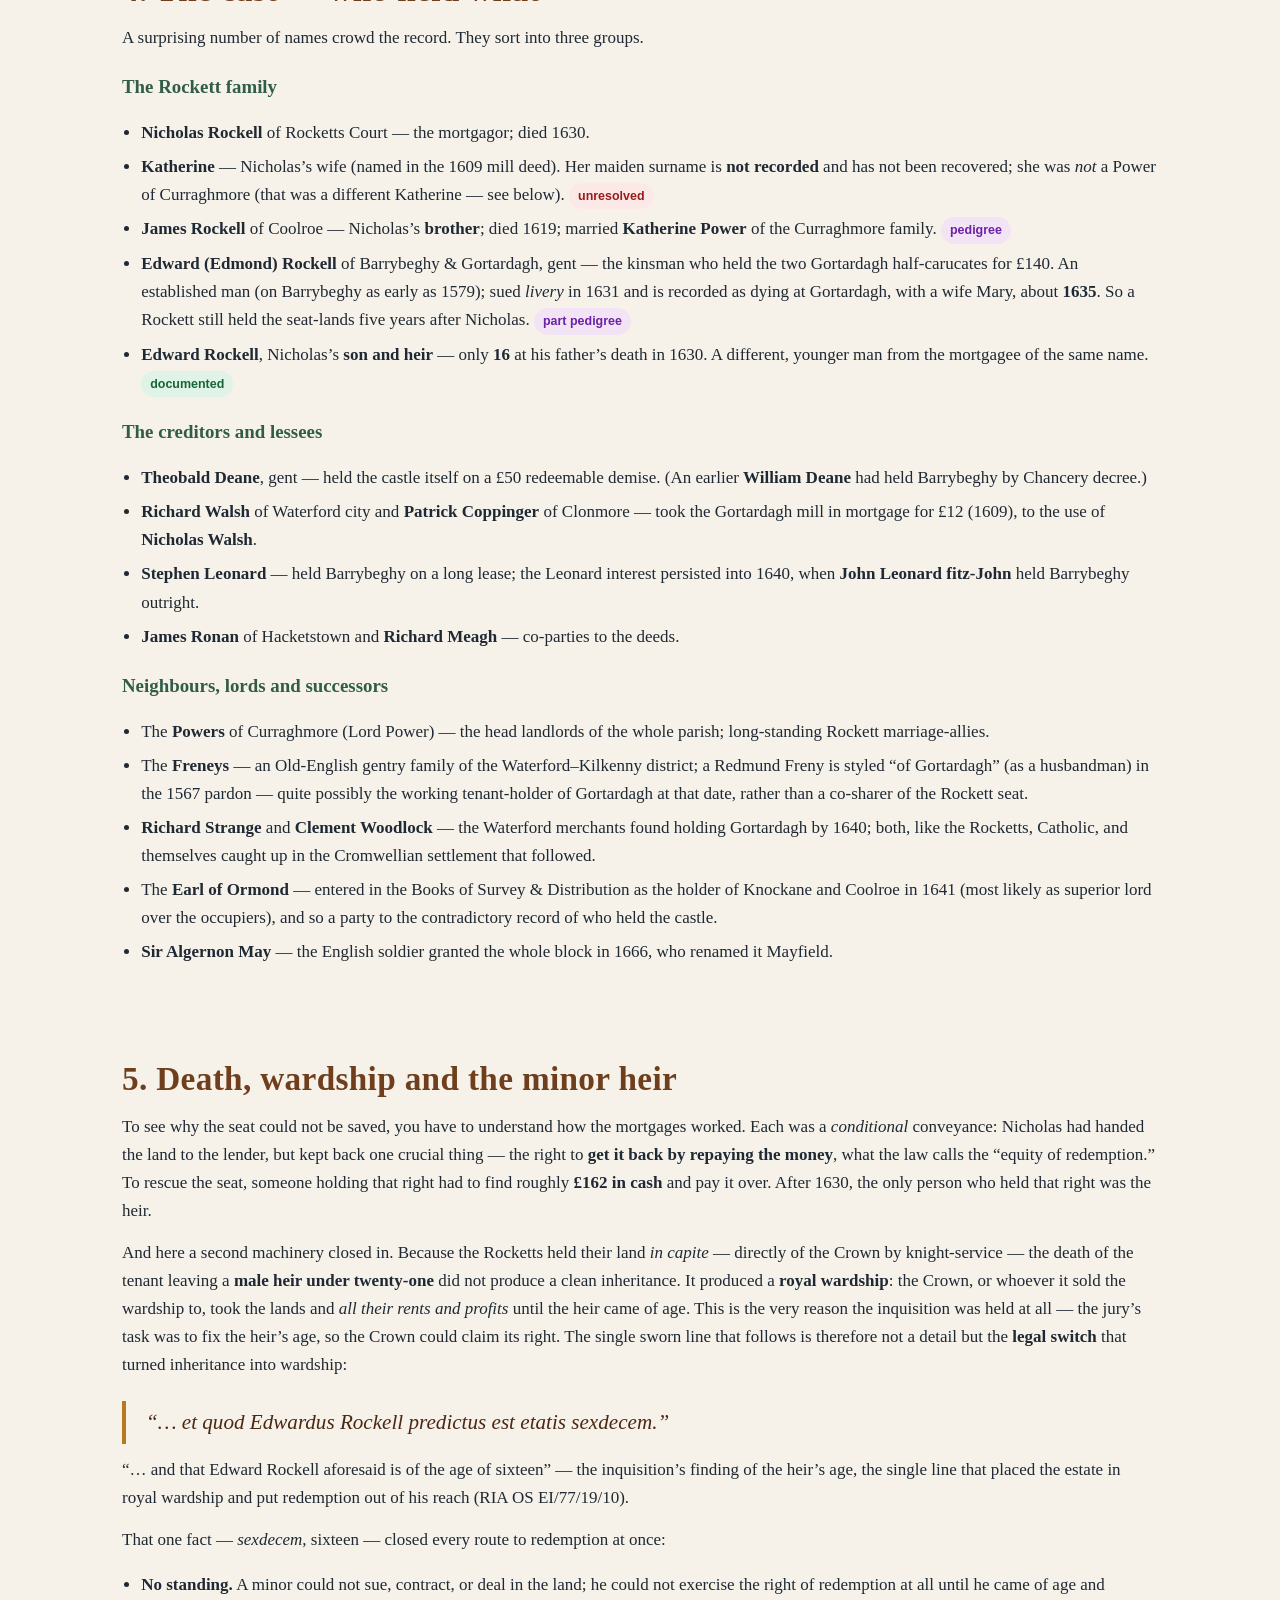
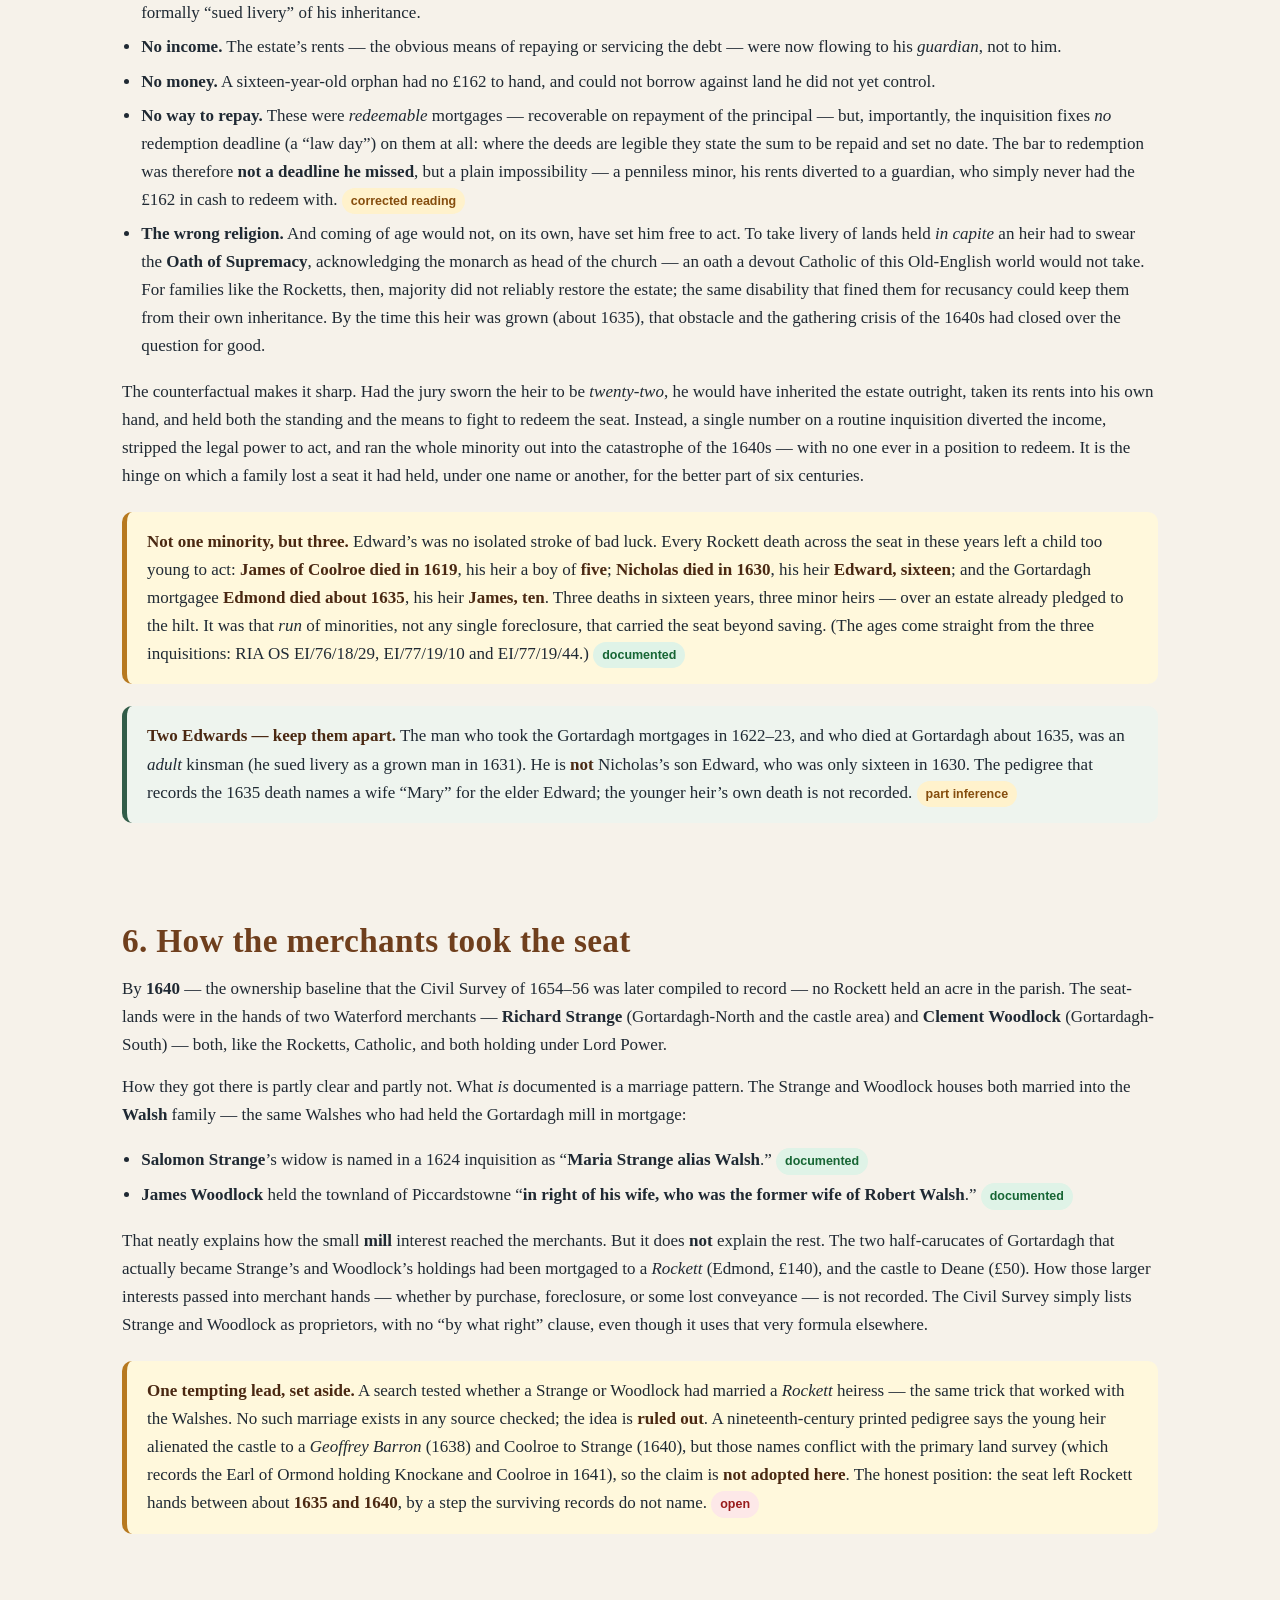
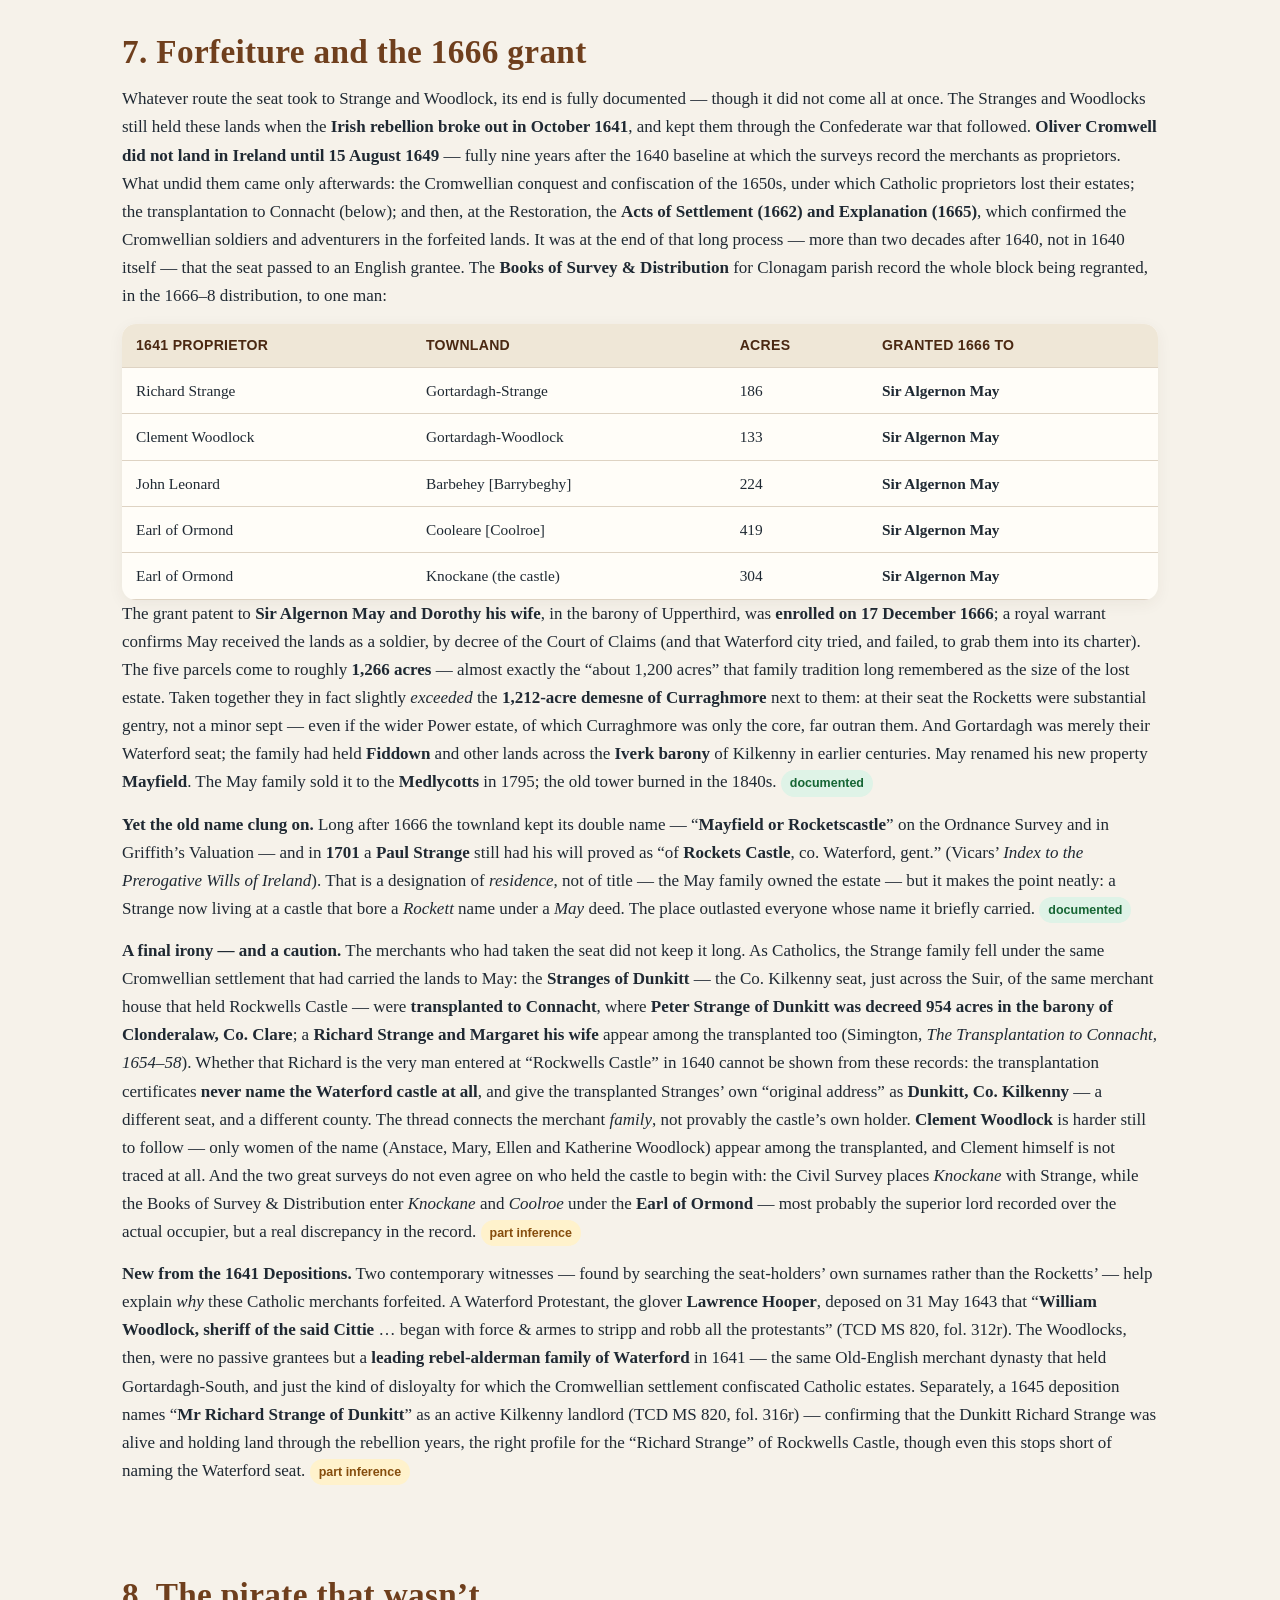
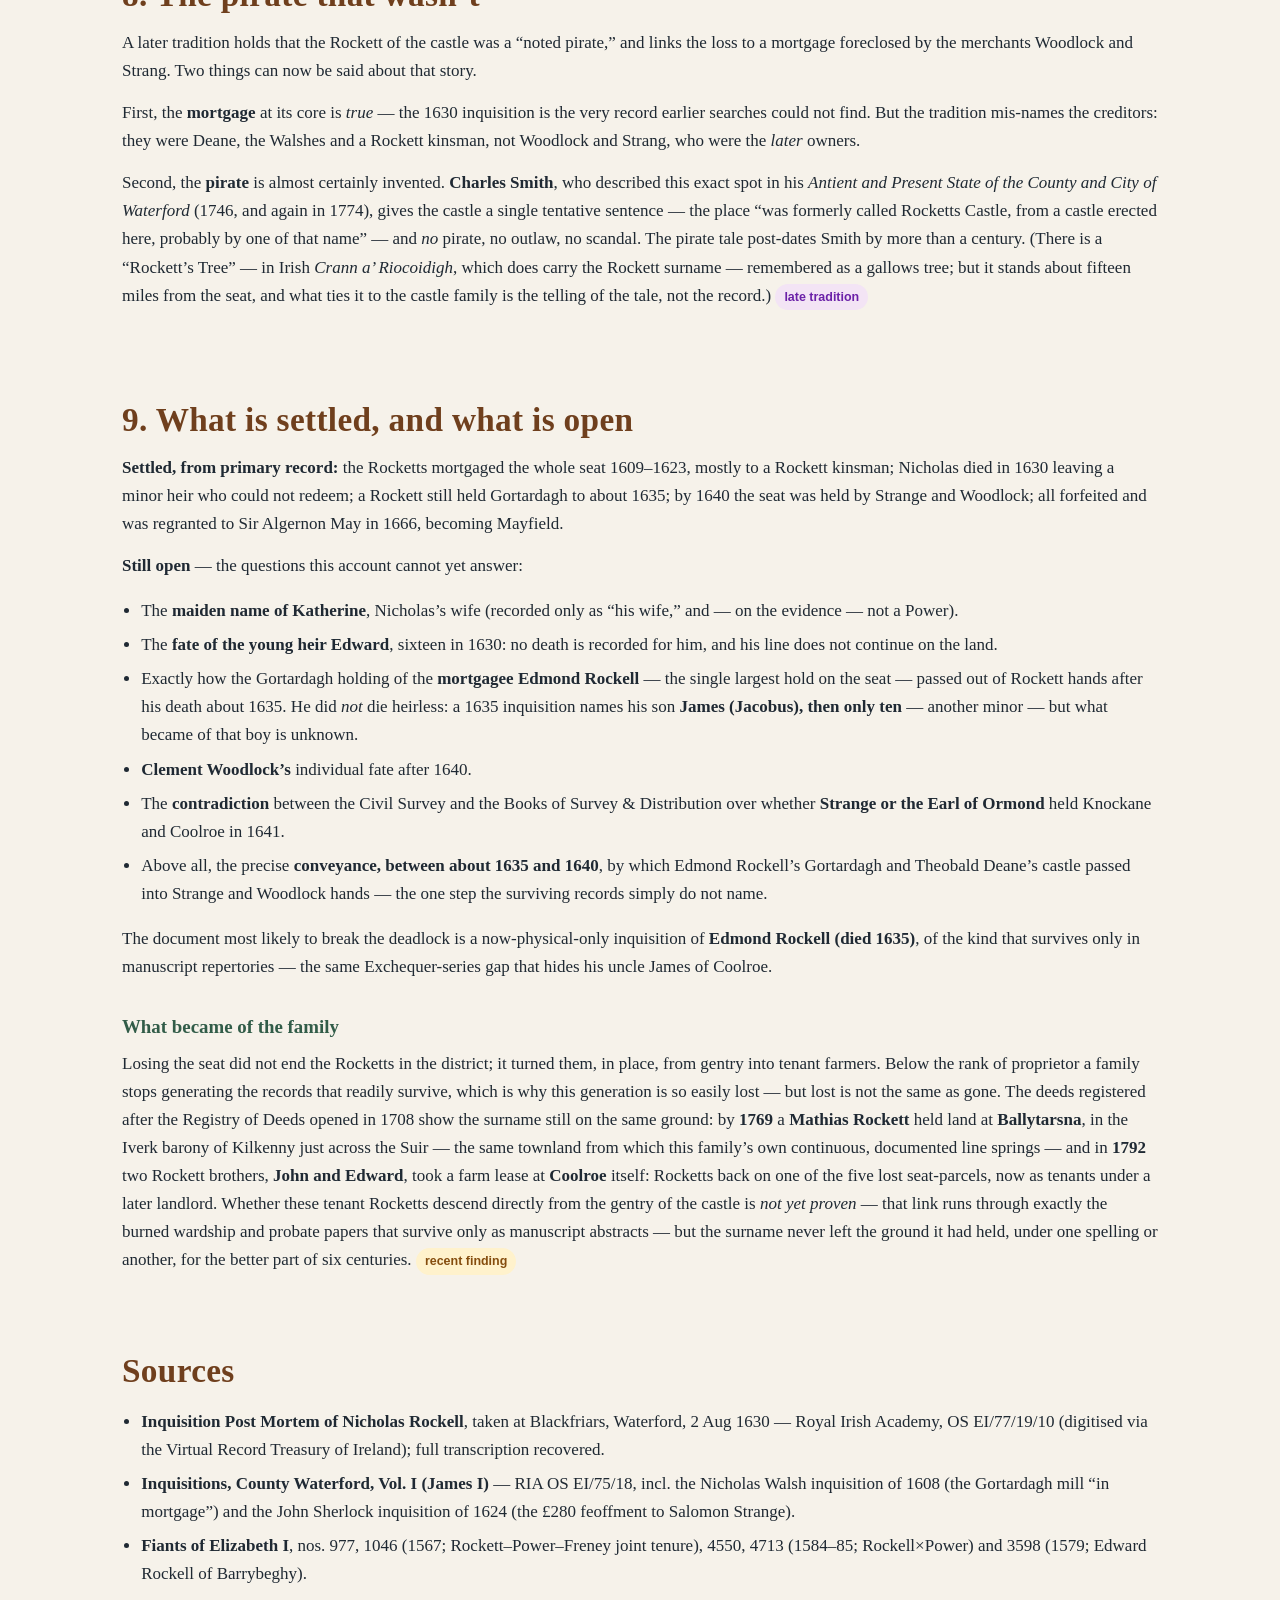
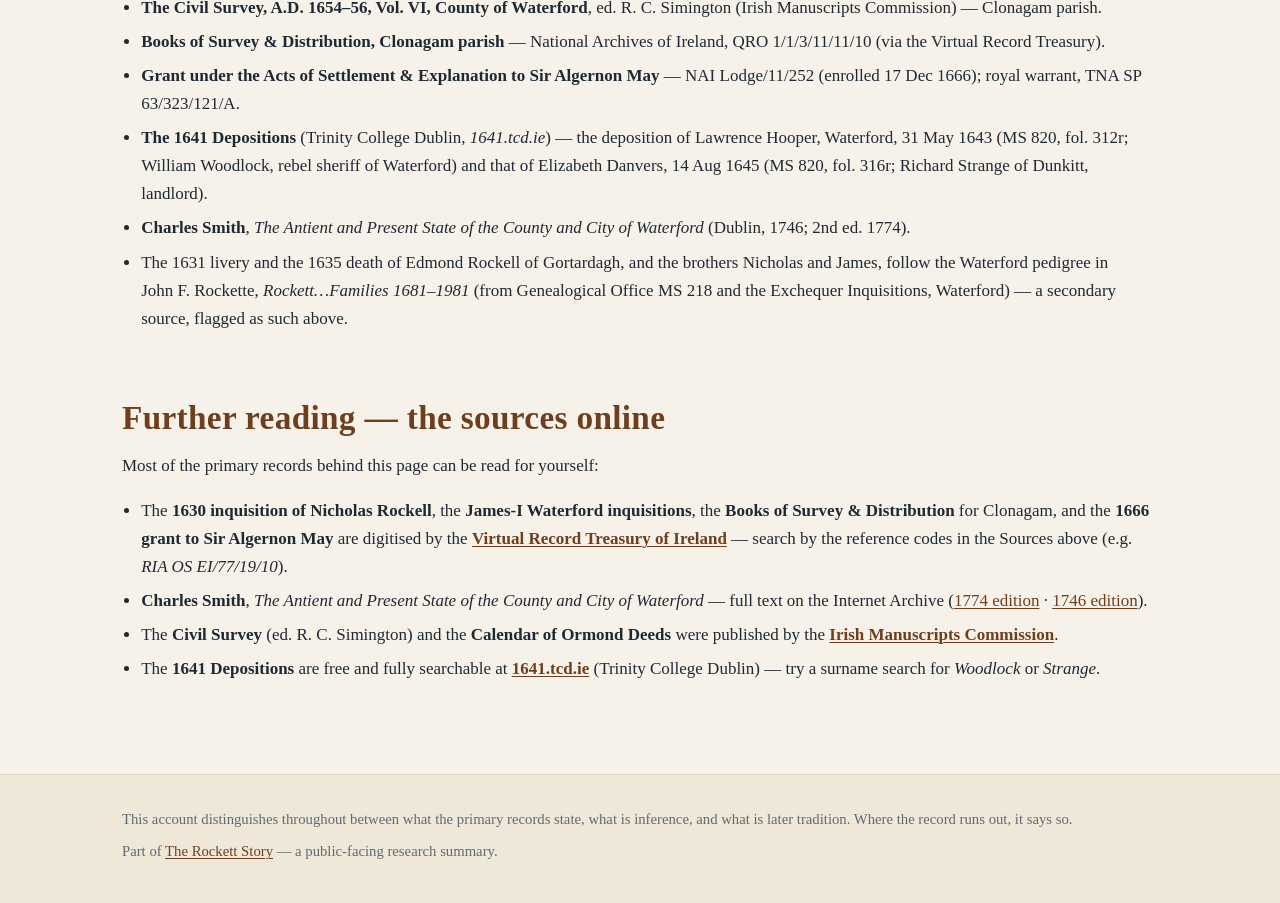
<file: the-loss-of-the-seat.html>
<!DOCTYPE html>
<html lang="en">
<head>
  <meta charset="utf-8">
  <meta name="viewport" content="width=device-width, initial-scale=1">
  <title>The Mortgaging and Loss of Rockett&rsquo;s Castle</title>
  <meta name="description" content="How the Rockett family lost their Suir-valley seat at Gortardagh (Rockett's Castle, Clonagam, Co. Waterford): the 1609-1623 mortgages recorded in the 1630 inquisition, the run of under-age heirs who could not redeem it, the Waterford merchants found holding it by 1640, and the 1666 grant to Sir Algernon May that made it Mayfield. Drawn from primary sources.">
  <link rel="stylesheet" href="css/site.css">
</head>
<body>

<nav class="topnav">
  <div class="wrap">
    <a class="home" href="index.html">The Rockett Story</a>
    <a href="index.html#origin">Origin</a>
    <a href="index.html#people">People</a>
    <a href="index.html#ireland">Ireland</a>
    <a href="index.html#castle">Rocketts Castle</a>
    <a href="the-loss-of-the-seat.html">The Castle&rsquo;s Loss</a>
    <a href="sacred-sites.html">Sacred Ground</a>
    <a href="heraldry.html">Heraldry</a>
    <a href="tree.html">Family Tree &#128274;</a>
    <a href="index.html#research">Research your line</a>
  </div>
</nav>

<header class="hero">
  <div class="wrap">
    <h1>The Mortgaging and Loss of Rockett&rsquo;s Castle</h1>
    <p class="lede">The Rocketts did not lose their ancestral seat in one dramatic stroke &mdash; and, on the evidence, not by a foreclosed debt either. They pledged it, parcel by parcel, across a single generation &mdash; much of it to their own kin &mdash; and then, through a run of under-age heirs who could no longer redeem it, let it slip from their hands. A 1630 inquisition taken on the death of the last resident lord records exactly how the seat was encumbered; what the records never name is the moment it was lost. This is the documented story of Gortardagh, the seat that became Mayfield.</p>
    <div class="pillrow">
      <span class="pill">Gortardagh / Clonagam, Co. Waterford</span>
      <span class="pill">1609&ndash;1666</span>
      <span class="pill">From primary records</span>
    </div>
    <p class="meta">Built from the 1630 Inquisition Post Mortem of Nicholas Rockell (RIA OS EI/77), the Elizabethan Fiants, the James-I Waterford Inquisitions (RIA OS EI/75), the Civil Survey of 1654&ndash;56, the Books of Survey &amp; Distribution, the Acts of Settlement patent rolls, and Charles Smith&rsquo;s <em>Waterford</em> (1746). Where a claim is tradition or inference rather than record, it is marked as such.</p>
  </div>
</header>

<main>

<section class="tight">
  <div class="wrap">
    <div class="toc">
      <h4>On this page</h4>
      <ul>
        <li><a href="#seat">1. The seat, before the fall</a></li>
        <li><a href="#squeeze">2. A family under pressure</a></li>
        <li><a href="#ledger">3. The mortgage ledger (1630)</a></li>
        <li><a href="#cast">4. The cast &mdash; who held what</a></li>
        <li><a href="#heir">5. Death, wardship and the minor heir</a></li>
        <li><a href="#merchants">6. How the merchants took the seat</a></li>
        <li><a href="#grant">7. Forfeiture and the 1666 grant</a></li>
        <li><a href="#pirate">8. The pirate that wasn&rsquo;t</a></li>
        <li><a href="#open">9. What is settled, and what is open</a></li>
        <li><a href="#sources">Sources</a></li>
      </ul>
    </div>
  </div>
</section>

<section id="seat">
  <div class="wrap">
    <h2>1. The seat, before the fall</h2>
    <p>The Rocketts&rsquo; principal seat in the Suir valley was a tower house at the townland of <strong>Gortardagh</strong>, in the parish of <strong>Clonagam</strong> (Clonegam), Co. Waterford &mdash; on the river between Portlaw and Carrick-on-Suir, in the shadow of <strong>Curraghmore</strong>, the great demesne of the Power (de la Poer) family. The records track it under a chain of spellings of the one place: <em>Rokelliscourte</em> (1523), <em>Rocketts Court</em> (1561), <em>Rocketts Pointe</em> (1594&ndash;95), <em>Rocketts Castle</em> (1596), and finally <em>Mayfield</em>. The earliest holder we can name is <strong>Nicholas de la Rockell, &ldquo;lord of Lamport and Rokellscourt,&rdquo;</strong> recorded in the Calendar of Ormond Deeds in 1524 and again before the council at Waterford in 1541.</p>

    <figure style="margin:26px 0;">
      <svg viewBox="0 0 800 500" width="100%" style="max-width:780px;display:block;margin:0 auto;border:1px solid #d8cbb0;border-radius:8px;background:#faf6ec" role="img" aria-label="Schematic map of the five seat townlands in Clonagam parish along the River Suir, from the 1640 boundary descriptions">
        <!-- River Suir (east edge) -->
        <path d="M698,0 C722,110 686,210 712,320 C730,420 702,500 702,500 L800,500 L800,0 Z" fill="#bcd3d6"/>
        <path d="M698,0 C722,110 686,210 712,320 C730,420 702,500 702,500" fill="none" stroke="#6f9aa0" stroke-width="2"/>
        <text x="752" y="250" transform="rotate(90,752,250)" text-anchor="middle" font-size="15" fill="#3f6065" font-family="Georgia,serif" font-style="italic" letter-spacing="2">River Suir</text>
        <text x="724" y="22" text-anchor="middle" font-size="11.5" fill="#3f6065" font-family="Georgia,serif">&uarr; Carrick-on-Suir</text>
        <text x="724" y="490" text-anchor="middle" font-size="11.5" fill="#3f6065" font-family="Georgia,serif">to Waterford &darr;</text>

        <!-- Mayfield-grant enclosure -->
        <rect x="222" y="60" width="466" height="388" rx="13" fill="none" stroke="#b22234" stroke-width="1.6" stroke-dasharray="7 5" opacity="0.75"/>
        <text x="455" y="50" text-anchor="middle" font-size="14.5" fill="#b22234" font-family="Georgia,serif" font-style="italic">all five regranted to Sir Algernon May, 1666 &rarr; &ldquo;Mayfield&rdquo;</text>

        <!-- Curraghmore (Power) -->
        <rect x="28" y="150" width="180" height="298" rx="8" fill="#e3dcc6" stroke="#b9a77f" stroke-width="1.5"/>
        <text x="118" y="284" text-anchor="middle" font-size="18" font-weight="bold" fill="#2f241d" font-family="Georgia,serif">Curraghmore</text>
        <text x="118" y="304" text-anchor="middle" font-size="14.5" fill="#6b5d4d" font-family="Georgia,serif">Lord Power&rsquo;s demesne</text>
        <text x="118" y="325" text-anchor="middle" font-size="14.5" fill="#6b5d4d" font-family="Georgia,serif">1,212 acres</text>

        <!-- Coolroe -->
        <rect x="235" y="184" width="200" height="206" rx="7" fill="#efe7d4" stroke="#b9a77f" stroke-width="1.5"/>
        <text x="335" y="281" text-anchor="middle" font-size="18" font-weight="bold" fill="#2f241d" font-family="Georgia,serif">Coolroe</text>
        <text x="335" y="300" text-anchor="middle" font-size="14.5" fill="#6b5d4d" font-family="Georgia,serif">419 acres</text>

        <!-- Gortardagh North -->
        <rect x="465" y="72" width="215" height="82" rx="7" fill="#efe7d4" stroke="#b9a77f" stroke-width="1.5"/>
        <text x="572" y="106" text-anchor="middle" font-size="18" font-weight="bold" fill="#2f241d" font-family="Georgia,serif">Gortardagh North</text>
        <text x="572" y="125" text-anchor="middle" font-size="14.5" fill="#6b5d4d" font-family="Georgia,serif">(Strange) &middot; 186 ac</text>

        <!-- Gortardagh South -->
        <rect x="465" y="164" width="215" height="82" rx="7" fill="#efe7d4" stroke="#b9a77f" stroke-width="1.5"/>
        <text x="572" y="198" text-anchor="middle" font-size="18" font-weight="bold" fill="#2f241d" font-family="Georgia,serif">Gortardagh South</text>
        <text x="572" y="217" text-anchor="middle" font-size="14.5" fill="#6b5d4d" font-family="Georgia,serif">(Woodlock) &middot; 133 ac</text>

        <!-- Knockane + castle -->
        <rect x="465" y="256" width="215" height="98" rx="7" fill="#efe7d4" stroke="#b9a77f" stroke-width="1.5"/>
        <g transform="translate(636,270)">
          <rect x="0" y="6" width="26" height="26" fill="#6b4f1d" stroke="#1a1614" stroke-width="1.3"/>
          <rect x="0" y="2" width="6" height="6" fill="#6b4f1d" stroke="#1a1614" stroke-width="1.1"/>
          <rect x="10" y="2" width="6" height="6" fill="#6b4f1d" stroke="#1a1614" stroke-width="1.1"/>
          <rect x="20" y="2" width="6" height="6" fill="#6b4f1d" stroke="#1a1614" stroke-width="1.1"/>
        </g>
        <text x="556" y="298" text-anchor="middle" font-size="18" font-weight="bold" fill="#2f241d" font-family="Georgia,serif">Knockane</text>
        <text x="556" y="317" text-anchor="middle" font-size="12" fill="#6b5d4d" font-family="Georgia,serif">Rockett&rsquo;s Castle &middot; 304 ac</text>

        <!-- Barrybeghy -->
        <rect x="465" y="362" width="215" height="82" rx="7" fill="#efe7d4" stroke="#b9a77f" stroke-width="1.5"/>
        <text x="572" y="396" text-anchor="middle" font-size="18" font-weight="bold" fill="#2f241d" font-family="Georgia,serif">Barrybeghy</text>
        <text x="572" y="415" text-anchor="middle" font-size="14.5" fill="#6b5d4d" font-family="Georgia,serif">(Leonard) &middot; 224 ac</text>

        <!-- compass -->
        <g transform="translate(52,52)" font-family="Georgia,serif">
          <circle r="22" fill="#faf6ec" stroke="#b9a77f" stroke-width="1.3"/>
          <polygon points="0,-16 5,2 0,-2 -5,2" fill="#b22234"/>
          <polygon points="0,16 5,-2 0,2 -5,-2" fill="#6b5d4d"/>
          <text x="0" y="-25" text-anchor="middle" font-size="12" fill="#2f241d">N</text>
        </g>
      </svg>
      <figcaption class="src" style="text-align:center;max-width:780px;margin:10px auto 0;">A schematic of the seat-lands in Clonagam parish, arranged from the boundary descriptions (&ldquo;mearings&rdquo;) recorded in the Civil Survey (taken 1654&ndash;56, describing the parish as it stood in 1640) &mdash; relative positions only, not to scale. The round castle stood at Knockane on the Suir; the five townlands were forfeited and regranted together to Sir Algernon May in 1666 (&asymp;&nbsp;1,266 acres), and renamed Mayfield. Curraghmore, the Power demesne, was the great neighbour, not part of the seat.</figcaption>
    </figure>

    <p>By the 1560s the Rocketts were a settled gentry sept holding the seat &mdash; with a presence in the neighbouring parish of Mothel as well &mdash; and intermarried with the Powers of Curraghmore. The Crown pardons known as the Fiants of Elizabeth&nbsp;I show the seat-lands held jointly by three families whose names recur throughout this story:</p>

    <div class="notice">
      <strong>1567 &mdash; Rocketts, a Freney and a Power styled from the seat-townlands.</strong> Fiants 977 and 1046 name, together, <strong>Redmund Rockell of Rockelscourte</strong> (gentleman), <strong>Redmund Freny of Gortardagh</strong> (a husbandman), <strong>Richard fitz Walter Poer of Barrybehy</strong> (a kern), <strong>James Rockell of Cowlre</strong> [Coolroe] and <strong>Richard Rockell</strong> &mdash; each styled from one of the seat-townlands. The surnames recur on the same ground sixty years before the mortgages &mdash; but a pardon&rsquo;s &ldquo;of&rdquo; marks where a man was, not what he held. <span class="badge high">documented</span></div>

    <p><strong>That grouping is worth pausing on, because it is easy to misread.</strong> A royal pardon of this kind lists people who were <em>associated</em> &mdash; by locality, tenancy or kinship &mdash; and a style like &ldquo;of Gortardagh&rdquo; tells you where a man <em>lived</em>, not whether he <em>owned</em> the land, leased it, or sat on it as a tenant. So we cannot say from this alone that the Freney and the Power were independent proprietors rather than tenants on the seat. What <em>can</em> be said cuts against the easy assumption that the great Powers stood over everyone here. The Rocketts held the seat <strong>of the Crown itself</strong>: Nicholas Rockell&rsquo;s 1630 inquisition records that the lands &ldquo;were held and are now held <em>of the said lord the king</em>&rdquo; &mdash; that is, <em>in capite</em>, in fee, which is exactly why a royal wardship fell on the heir (below). So the Rocketts were substantial freeholders answering to the king, not subordinate tenants of anyone local; and the Powers were no tenants <em>of the Rocketts</em> either &mdash; the Power of Curraghmore was the grandest family of the district (Lord Power, a baron), so a &ldquo;Power of Barrybeghy&rdquo; need not have been a tenant of the Rocketts at all. But the 1567 pardon styles the two men in question modestly &mdash; the Freney a <em>husbandman</em>, this Power a <em>kern</em> (a footsoldier) &mdash; so they read as tenants or dependants associated with the seat-townlands, not as proprietors who shared the seat with the Rocketts. (Indeed the Freney, styled &ldquo;of Gortardagh,&rdquo; may have been the working holder of that parcel at the date, with the Rocketts acquiring the Gortardagh half-carucates only later.) (The &ldquo;held under Lord Power&rdquo; that the 1640 survey records across the seat attaches to its <em>later</em> holders, and is itself muddied by the Books of Survey, which enter Knockane and Coolroe under the Earl of Ormond.) Either way, the <em>caput</em> itself &mdash; Rocketts Court and its castle &mdash; was unambiguously the Rocketts&rsquo;, held of the Crown. What the 1567 grouping shows is that the seat-townlands around it already carried other resident families by name &mdash; not that the seat was jointly owned. That the ground was peopled this way is part of the backdrop to its being mortgaged and let out, parcel by parcel, two generations later.</p>

    <p>A <strong>Rockell&ndash;Power marriage</strong> is also on record from this period: a &ldquo;Nichol Rockell of Rockelles Court&rdquo; married <strong>Ellen Power fitz-John</strong> (Fiants 4550 and 4713, 1584&ndash;85). This is the world &mdash; gentry, Catholic, Old-English, tied by land and marriage to their Power neighbours &mdash; that the seventeenth century would unmake.</p>
  </div>
</section>

<section id="squeeze">
  <div class="wrap">
    <h2>2. A family under pressure</h2>
    <p>The early Stuart decades bore hard on the Old-English Catholic gentry of the Suir valley. Recusancy fines for refusing the state church, the Crown&rsquo;s feudal right of <em>wardship</em> over under-age heirs, and ordinary debt drove family after family to raise money on their land. The chief lenders were the Catholic <strong>merchant houses of Waterford city</strong> &mdash; above all the <strong>Strange (Strang) family</strong> &mdash; who advanced cash and took the land as security, keeping it when the loan was not redeemed. (As the page shows below, this is the pattern of the district &mdash; but the Rockett seat does not fit it neatly: the single largest lender on it was a Rockett kinsman, not a merchant, and the step by which it finally left the family is not on record.)</p>

    <p>The James-I Inquisitions for Co. Waterford make the pattern plain: roughly a dozen of the inquisitions in that single volume recite mortgages or conditional feoffments, and the same creditor names recur. One example stands for many:</p>

    <div class="notice azure">
      <strong>1624 &mdash; the Strange method, in black and white.</strong> The inquisition on <strong>John Sherlock</strong> records that, for <strong>&pound;280</strong>, he &ldquo;feoffed&rdquo; <strong>Salomon Strange</strong> of his lands <em>sub condicione</em> &mdash; under a condition of redemption on repayment. It is a mortgage in the form of a conditional gift; when the money was not found, the merchant kept the land. The very same instrument runs through the Rockett mortgages. <span class="badge high">documented</span></div>

    <p>From <strong>1609</strong> onward, the Rocketts of Gortardagh were doing exactly this &mdash; raising money against the seat.</p>
  </div>
</section>

<section id="ledger">
  <div class="wrap">
    <h2>3. The mortgage ledger (1630)</h2>
    <p>When <strong>Nicholas Rockell of Rocketts Court</strong> died in 1630, the Crown took an <em>Inquisition Post Mortem</em> &mdash; a sworn local inquiry into what lands he held, of whom, and who his heir was. That document, taken at Blackfriars in Waterford on <strong>2 August 1630</strong>, survives, and it lists the seat parcel by parcel &mdash; each one already mortgaged or let on a long lease between 1609 and 1623:</p>

    <table>
      <thead>
        <tr><th>Parcel</th><th>Held by</th><th>Instrument</th><th>Sum</th><th>Date</th></tr>
      </thead>
      <tbody>
        <tr><td><strong>Gortardagh</strong>, half-carucate</td><td><strong>Edward Rockell</strong>, gent (kinsman)<span class="src">with James Ronan of Hacketstown as co-feoffor</span></td><td>Feoffment, <em>redeemable</em> (a mortgage)</td><td><strong>&pound;100</strong></td><td>22 Dec 1623</td></tr>
        <tr><td><strong>Gortardagh</strong>, 2nd half-carucate</td><td><strong>Edward Rockell</strong>, gent</td><td>41-year lease (+ rent &amp; renders in kind)</td><td><strong>&pound;40</strong></td><td>1 May 1622</td></tr>
        <tr><td><strong>The Castle of Knockane</strong><span class="src">the round tower &mdash; &ldquo;Rockwells Castle&rdquo;</span></td><td><strong>Theobald Deane</strong>, gent</td><td>Demise, 41 years, <em>redeemable</em></td><td><strong>&pound;50</strong></td><td>early 1620s</td></tr>
        <tr><td><strong>The Gortardagh water-mill</strong></td><td><strong>Richard Walsh</strong> &amp; <strong>Patrick Coppinger</strong><span class="src">to the use of Nicholas Walsh; with wife Katherine &amp; Richard Meagh</span></td><td>Feoffment <em>in mortgage</em></td><td><strong>&pound;12</strong></td><td>18 Jul 1609</td></tr>
        <tr><td><strong>Barrybeghy</strong></td><td><strong>Stephen Leonard</strong><span class="src">earlier, William Deane, by Chancery decree</span></td><td>41-year lease, &pound;3 10s/yr</td><td>&mdash;</td><td>14 Aug 1622</td></tr>
      </tbody>
    </table>

    <div class="pullquote">&ldquo;&hellip; sub condicione redimptionis super solucione centum librarum sterlingorum.&rdquo;</div>
    <p class="src" style="margin-top:-10px">&ldquo;&hellip; under condition of redemption upon payment of one hundred pounds sterling&rdquo; &mdash; the words of the &pound;100 Gortardagh mortgage to Edward Rockell, from the 1630 inquisition (RIA OS EI/77/19/10; the scribe&rsquo;s abbreviations expanded).</p>

    <p>Take only the three <em>redeemable mortgages</em> &mdash; the actual debts, recoverable on repayment &mdash; and a striking thing emerges. They total <strong>&pound;162</strong>, and they fall out like this:</p>

    <div class="grid">
      <div class="card"><div class="num">62%</div><div class="label">Edward Rockell &mdash; &pound;100<br>a Rockett kinsman</div></div>
      <div class="card"><div class="num">31%</div><div class="label">Theobald Deane &mdash; &pound;50<br>the castle</div></div>
      <div class="card"><div class="num">7%</div><div class="label">the Walshes &mdash; &pound;12<br>the mill</div></div>
    </div>

    <p><strong>Nearly two-thirds of the mortgage on the Rockett seat was held by another Rockett</strong> &mdash; and that is before the further &pound;40 lease the same Edward held on the other half of Gortardagh. This looks less like a family hocking its home to outside merchants than an attempt to keep the land <em>within</em> the family by raising money from a wealthier kinsman. The smallest slice of all &mdash; the &pound;12 mill &mdash; was the only part in the hands of the Walshes, a detail that matters later.</p>

    <p>The lease of the second half-carucate even spells out its rent in kind: besides &pound;4 a year, the tenant owed a pig (a &ldquo;poundage hogge&rdquo;), eggs, a sheep (a &ldquo;Tomer sheepe&rdquo;) and a hen (a &ldquo;Watch hen&rdquo;). The inquisition&rsquo;s scribe noted that its latter portion was &ldquo;so much torn and defaced that it is next to an impossibility to copy it&rdquo; &mdash; so the &pound;162 is the recorded total, and there may have been more. <span class="badge high">documented</span></p>
  </div>
</section>

<section id="cast">
  <div class="wrap">
    <h2>4. The cast &mdash; who held what</h2>
    <p>A surprising number of names crowd the record. They sort into three groups.</p>

    <h3>The Rockett family</h3>
    <ul>
      <li><strong>Nicholas Rockell</strong> of Rocketts Court &mdash; the mortgagor; died 1630.</li>
      <li><strong>Katherine</strong> &mdash; Nicholas&rsquo;s wife (named in the 1609 mill deed). Her maiden surname is <strong>not recorded</strong> and has not been recovered; she was <em>not</em> a Power of Curraghmore (that was a different Katherine &mdash; see below). <span class="badge gone">unresolved</span></li>
      <li><strong>James Rockell</strong> of Coolroe &mdash; Nicholas&rsquo;s <strong>brother</strong>; died 1619; married <strong>Katherine Power</strong> of the Curraghmore family. <span class="badge tradition">pedigree</span></li>
      <li><strong>Edward (Edmond) Rockell</strong> of Barrybeghy &amp; Gortardagh, gent &mdash; the kinsman who held the two Gortardagh half-carucates for &pound;140. An established man (on Barrybeghy as early as 1579); sued <em>livery</em> in 1631 and is recorded as dying at Gortardagh, with a wife Mary, about <strong>1635</strong>. So a Rockett still held the seat-lands five years after Nicholas. <span class="badge tradition">part pedigree</span></li>
      <li><strong>Edward Rockell</strong>, Nicholas&rsquo;s <strong>son and heir</strong> &mdash; only <strong>16</strong> at his father&rsquo;s death in 1630. A different, younger man from the mortgagee of the same name. <span class="badge high">documented</span></li>
    </ul>

    <h3>The creditors and lessees</h3>
    <ul>
      <li><strong>Theobald Deane</strong>, gent &mdash; held the castle itself on a &pound;50 redeemable demise. (An earlier <strong>William Deane</strong> had held Barrybeghy by Chancery decree.)</li>
      <li><strong>Richard Walsh</strong> of Waterford city and <strong>Patrick Coppinger</strong> of Clonmore &mdash; took the Gortardagh mill in mortgage for &pound;12 (1609), to the use of <strong>Nicholas Walsh</strong>.</li>
      <li><strong>Stephen Leonard</strong> &mdash; held Barrybeghy on a long lease; the Leonard interest persisted into 1640, when <strong>John Leonard fitz-John</strong> held Barrybeghy outright.</li>
      <li><strong>James Ronan</strong> of Hacketstown and <strong>Richard Meagh</strong> &mdash; co-parties to the deeds.</li>
    </ul>

    <h3>Neighbours, lords and successors</h3>
    <ul>
      <li>The <strong>Powers</strong> of Curraghmore (Lord Power) &mdash; the head landlords of the whole parish; long-standing Rockett marriage-allies.</li>
      <li>The <strong>Freneys</strong> &mdash; an Old-English gentry family of the Waterford&ndash;Kilkenny district; a Redmund Freny is styled &ldquo;of Gortardagh&rdquo; (as a husbandman) in the 1567 pardon &mdash; quite possibly the working tenant-holder of Gortardagh at that date, rather than a co-sharer of the Rockett seat.</li>
      <li><strong>Richard Strange</strong> and <strong>Clement Woodlock</strong> &mdash; the Waterford merchants found holding Gortardagh by 1640; both, like the Rocketts, Catholic, and themselves caught up in the Cromwellian settlement that followed.</li>
      <li>The <strong>Earl of Ormond</strong> &mdash; entered in the Books of Survey &amp; Distribution as the holder of Knockane and Coolroe in 1641 (most likely as superior lord over the occupiers), and so a party to the contradictory record of who held the castle.</li>
      <li><strong>Sir Algernon May</strong> &mdash; the English soldier granted the whole block in 1666, who renamed it Mayfield.</li>
    </ul>
  </div>
</section>

<section id="heir">
  <div class="wrap">
    <h2>5. Death, wardship and the minor heir</h2>
    <p>To see why the seat could not be saved, you have to understand how the mortgages worked. Each was a <em>conditional</em> conveyance: Nicholas had handed the land to the lender, but kept back one crucial thing &mdash; the right to <strong>get it back by repaying the money</strong>, what the law calls the &ldquo;equity of redemption.&rdquo; To rescue the seat, someone holding that right had to find roughly <strong>&pound;162 in cash</strong> and pay it over. After 1630, the only person who held that right was the heir.</p>

    <p>And here a second machinery closed in. Because the Rocketts held their land <em>in capite</em> &mdash; directly of the Crown by knight-service &mdash; the death of the tenant leaving a <strong>male heir under twenty-one</strong> did not produce a clean inheritance. It produced a <strong>royal wardship</strong>: the Crown, or whoever it sold the wardship to, took the lands and <em>all their rents and profits</em> until the heir came of age. This is the very reason the inquisition was held at all &mdash; the jury&rsquo;s task was to fix the heir&rsquo;s age, so the Crown could claim its right. The single sworn line that follows is therefore not a detail but the <strong>legal switch</strong> that turned inheritance into wardship:</p>

    <div class="pullquote">&ldquo;&hellip; et quod Edwardus Rockell predictus est etatis sexdecem.&rdquo;</div>
    <p class="src" style="margin-top:-10px">&ldquo;&hellip; and that Edward Rockell aforesaid is of the age of sixteen&rdquo; &mdash; the inquisition&rsquo;s finding of the heir&rsquo;s age, the single line that placed the estate in royal wardship and put redemption out of his reach (RIA OS EI/77/19/10).</p>

    <p>That one fact &mdash; <em>sexdecem</em>, sixteen &mdash; closed every route to redemption at once:</p>
    <ul>
      <li><strong>No standing.</strong> A minor could not sue, contract, or deal in the land; he could not exercise the right of redemption at all until he came of age and formally &ldquo;sued livery&rdquo; of his inheritance.</li>
      <li><strong>No income.</strong> The estate&rsquo;s rents &mdash; the obvious means of repaying or servicing the debt &mdash; were now flowing to his <em>guardian</em>, not to him.</li>
      <li><strong>No money.</strong> A sixteen-year-old orphan had no &pound;162 to hand, and could not borrow against land he did not yet control.</li>
      <li><strong>No way to repay.</strong> These were <em>redeemable</em> mortgages &mdash; recoverable on repayment of the principal &mdash; but, importantly, the inquisition fixes <em>no</em> redemption deadline (a &ldquo;law day&rdquo;) on them at all: where the deeds are legible they state the sum to be repaid and set no date. The bar to redemption was therefore <strong>not a deadline he missed</strong>, but a plain impossibility &mdash; a penniless minor, his rents diverted to a guardian, who simply never had the &pound;162 in cash to redeem with. <span class="badge medium">corrected reading</span></li>
      <li><strong>The wrong religion.</strong> And coming of age would not, on its own, have set him free to act. To take livery of lands held <em>in capite</em> an heir had to swear the <strong>Oath of Supremacy</strong>, acknowledging the monarch as head of the church &mdash; an oath a devout Catholic of this Old-English world would not take. For families like the Rocketts, then, majority did not reliably restore the estate; the same disability that fined them for recusancy could keep them from their own inheritance. By the time this heir was grown (about 1635), that obstacle and the gathering crisis of the 1640s had closed over the question for good.</li>
    </ul>
    <p>The counterfactual makes it sharp. Had the jury sworn the heir to be <em>twenty-two</em>, he would have inherited the estate outright, taken its rents into his own hand, and held both the standing and the means to fight to redeem the seat. Instead, a single number on a routine inquisition diverted the income, stripped the legal power to act, and ran the whole minority out into the catastrophe of the 1640s &mdash; with no one ever in a position to redeem. It is the hinge on which a family lost a seat it had held, under one name or another, for the better part of six centuries.</p>

    <div class="notice">
      <strong>Not one minority, but three.</strong> Edward&rsquo;s was no isolated stroke of bad luck. Every Rockett death across the seat in these years left a child too young to act: <strong>James of Coolroe died in 1619</strong>, his heir a boy of <strong>five</strong>; <strong>Nicholas died in 1630</strong>, his heir <strong>Edward, sixteen</strong>; and the Gortardagh mortgagee <strong>Edmond died about 1635</strong>, his heir <strong>James, ten</strong>. Three deaths in sixteen years, three minor heirs &mdash; over an estate already pledged to the hilt. It was that <em>run</em> of minorities, not any single foreclosure, that carried the seat beyond saving. (The ages come straight from the three inquisitions: RIA OS EI/76/18/29, EI/77/19/10 and EI/77/19/44.) <span class="badge high">documented</span></div>

    <div class="notice green">
      <strong>Two Edwards &mdash; keep them apart.</strong> The man who took the Gortardagh mortgages in 1622&ndash;23, and who died at Gortardagh about 1635, was an <em>adult</em> kinsman (he sued livery as a grown man in 1631). He is <strong>not</strong> Nicholas&rsquo;s son Edward, who was only sixteen in 1630. The pedigree that records the 1635 death names a wife &ldquo;Mary&rdquo; for the elder Edward; the younger heir&rsquo;s own death is not recorded. <span class="badge medium">part inference</span></div>
  </div>
</section>

<section id="merchants">
  <div class="wrap">
    <h2>6. How the merchants took the seat</h2>
    <p>By <strong>1640</strong> &mdash; the ownership baseline that the Civil Survey of 1654&ndash;56 was later compiled to record &mdash; no Rockett held an acre in the parish. The seat-lands were in the hands of two Waterford merchants &mdash; <strong>Richard Strange</strong> (Gortardagh-North and the castle area) and <strong>Clement Woodlock</strong> (Gortardagh-South) &mdash; both, like the Rocketts, Catholic, and both holding under Lord Power.</p>

    <p>How they got there is partly clear and partly not. What <em>is</em> documented is a marriage pattern. The Strange and Woodlock houses both married into the <strong>Walsh</strong> family &mdash; the same Walshes who had held the Gortardagh mill in mortgage:</p>
    <ul>
      <li><strong>Salomon Strange</strong>&rsquo;s widow is named in a 1624 inquisition as &ldquo;<strong>Maria Strange alias Walsh</strong>.&rdquo; <span class="badge high">documented</span></li>
      <li><strong>James Woodlock</strong> held the townland of Piccardstowne &ldquo;<strong>in right of his wife, who was the former wife of Robert Walsh</strong>.&rdquo; <span class="badge high">documented</span></li>
    </ul>

    <p>That neatly explains how the small <strong>mill</strong> interest reached the merchants. But it does <strong>not</strong> explain the rest. The two half-carucates of Gortardagh that actually became Strange&rsquo;s and Woodlock&rsquo;s holdings had been mortgaged to a <em>Rockett</em> (Edmond, &pound;140), and the castle to Deane (&pound;50). How those larger interests passed into merchant hands &mdash; whether by purchase, foreclosure, or some lost conveyance &mdash; is not recorded. The Civil Survey simply lists Strange and Woodlock as proprietors, with no &ldquo;by what right&rdquo; clause, even though it uses that very formula elsewhere.</p>

    <div class="notice">
      <strong>One tempting lead, set aside.</strong> A search tested whether a Strange or Woodlock had married a <em>Rockett</em> heiress &mdash; the same trick that worked with the Walshes. No such marriage exists in any source checked; the idea is <strong>ruled out</strong>. A nineteenth-century printed pedigree says the young heir alienated the castle to a <em>Geoffrey Barron</em> (1638) and Coolroe to Strange (1640), but those names conflict with the primary land survey (which records the Earl of Ormond holding Knockane and Coolroe in 1641), so the claim is <strong>not adopted here</strong>. The honest position: the seat left Rockett hands between about <strong>1635 and 1640</strong>, by a step the surviving records do not name. <span class="badge gone">open</span></div>
  </div>
</section>

<section id="grant">
  <div class="wrap">
    <h2>7. Forfeiture and the 1666 grant</h2>
    <p>Whatever route the seat took to Strange and Woodlock, its end is fully documented &mdash; though it did not come all at once. The Stranges and Woodlocks still held these lands when the <strong>Irish rebellion broke out in October 1641</strong>, and kept them through the Confederate war that followed. <strong>Oliver Cromwell did not land in Ireland until 15 August 1649</strong> &mdash; fully nine years after the 1640 baseline at which the surveys record the merchants as proprietors. What undid them came only afterwards: the Cromwellian conquest and confiscation of the 1650s, under which Catholic proprietors lost their estates; the transplantation to Connacht (below); and then, at the Restoration, the <strong>Acts of Settlement (1662) and Explanation (1665)</strong>, which confirmed the Cromwellian soldiers and adventurers in the forfeited lands. It was at the end of that long process &mdash; more than two decades after 1640, not in 1640 itself &mdash; that the seat passed to an English grantee. The <strong>Books of Survey &amp; Distribution</strong> for Clonagam parish record the whole block being regranted, in the 1666&ndash;8 distribution, to one man:</p>

    <table>
      <thead>
        <tr><th>1641 proprietor</th><th>Townland</th><th>Acres</th><th>Granted 1666 to</th></tr>
      </thead>
      <tbody>
        <tr><td>Richard Strange</td><td>Gortardagh-Strange</td><td>186</td><td><strong>Sir Algernon May</strong></td></tr>
        <tr><td>Clement Woodlock</td><td>Gortardagh-Woodlock</td><td>133</td><td><strong>Sir Algernon May</strong></td></tr>
        <tr><td>John Leonard</td><td>Barbehey [Barrybeghy]</td><td>224</td><td><strong>Sir Algernon May</strong></td></tr>
        <tr><td>Earl of Ormond</td><td>Cooleare [Coolroe]</td><td>419</td><td><strong>Sir Algernon May</strong></td></tr>
        <tr><td>Earl of Ormond</td><td>Knockane (the castle)</td><td>304</td><td><strong>Sir Algernon May</strong></td></tr>
      </tbody>
    </table>

    <p>The grant patent to <strong>Sir Algernon May and Dorothy his wife</strong>, in the barony of Upperthird, was <strong>enrolled on 17 December 1666</strong>; a royal warrant confirms May received the lands as a soldier, by decree of the Court of Claims (and that Waterford city tried, and failed, to grab them into its charter). The five parcels come to roughly <strong>1,266 acres</strong> &mdash; almost exactly the &ldquo;about 1,200 acres&rdquo; that family tradition long remembered as the size of the lost estate. Taken together they in fact slightly <em>exceeded</em> the <strong>1,212-acre demesne of Curraghmore</strong> next to them: at their seat the Rocketts were substantial gentry, not a minor sept &mdash; even if the wider Power estate, of which Curraghmore was only the core, far outran them. And Gortardagh was merely their Waterford seat; the family had held <strong>Fiddown</strong> and other lands across the <strong>Iverk barony</strong> of Kilkenny in earlier centuries. May renamed his new property <strong>Mayfield</strong>. The May family sold it to the <strong>Medlycotts</strong> in 1795; the old tower burned in the 1840s. <span class="badge high">documented</span></p>

    <p><strong>Yet the old name clung on.</strong> Long after 1666 the townland kept its double name &mdash; &ldquo;<strong>Mayfield or Rocketscastle</strong>&rdquo; on the Ordnance Survey and in Griffith&rsquo;s Valuation &mdash; and in <strong>1701</strong> a <strong>Paul Strange</strong> still had his will proved as &ldquo;of <strong>Rockets Castle</strong>, co. Waterford, gent.&rdquo; (Vicars&rsquo; <em>Index to the Prerogative Wills of Ireland</em>). That is a designation of <em>residence</em>, not of title &mdash; the May family owned the estate &mdash; but it makes the point neatly: a Strange now living at a castle that bore a <em>Rockett</em> name under a <em>May</em> deed. The place outlasted everyone whose name it briefly carried. <span class="badge high">documented</span></p>

    <p><strong>A final irony &mdash; and a caution.</strong> The merchants who had taken the seat did not keep it long. As Catholics, the Strange family fell under the same Cromwellian settlement that had carried the lands to May: the <strong>Stranges of Dunkitt</strong> &mdash; the Co. Kilkenny seat, just across the Suir, of the same merchant house that held Rockwells Castle &mdash; were <strong>transplanted to Connacht</strong>, where <strong>Peter Strange of Dunkitt was decreed 954 acres in the barony of Clonderalaw, Co. Clare</strong>; a <strong>Richard Strange and Margaret his wife</strong> appear among the transplanted too (Simington, <em>The Transplantation to Connacht, 1654&ndash;58</em>). Whether that Richard is the very man entered at &ldquo;Rockwells Castle&rdquo; in 1640 cannot be shown from these records: the transplantation certificates <strong>never name the Waterford castle at all</strong>, and give the transplanted Stranges&rsquo; own &ldquo;original address&rdquo; as <strong>Dunkitt, Co. Kilkenny</strong> &mdash; a different seat, and a different county. The thread connects the merchant <em>family</em>, not provably the castle&rsquo;s own holder. <strong>Clement Woodlock</strong> is harder still to follow &mdash; only women of the name (Anstace, Mary, Ellen and Katherine Woodlock) appear among the transplanted, and Clement himself is not traced at all. And the two great surveys do not even agree on who held the castle to begin with: the Civil Survey places <em>Knockane</em> with Strange, while the Books of Survey &amp; Distribution enter <em>Knockane</em> and <em>Coolroe</em> under the <strong>Earl of Ormond</strong> &mdash; most probably the superior lord recorded over the actual occupier, but a real discrepancy in the record. <span class="badge medium">part inference</span></p>

    <p><strong>New from the 1641 Depositions.</strong> Two contemporary witnesses &mdash; found by searching the seat-holders&rsquo; own surnames rather than the Rocketts&rsquo; &mdash; help explain <em>why</em> these Catholic merchants forfeited. A Waterford Protestant, the glover <strong>Lawrence Hooper</strong>, deposed on 31 May 1643 that &ldquo;<strong>William Woodlock, sheriff of the said Cittie</strong> &hellip; began with force &amp; armes to stripp and robb all the protestants&rdquo; (TCD MS 820, fol. 312r). The Woodlocks, then, were no passive grantees but a <strong>leading rebel-alderman family of Waterford</strong> in 1641 &mdash; the same Old-English merchant dynasty that held Gortardagh-South, and just the kind of disloyalty for which the Cromwellian settlement confiscated Catholic estates. Separately, a 1645 deposition names &ldquo;<strong>Mr Richard Strange of Dunkitt</strong>&rdquo; as an active Kilkenny landlord (TCD MS 820, fol. 316r) &mdash; confirming that the Dunkitt Richard Strange was alive and holding land through the rebellion years, the right profile for the &ldquo;Richard Strange&rdquo; of Rockwells Castle, though even this stops short of naming the Waterford seat. <span class="badge medium">part inference</span></p>
  </div>
</section>

<section id="pirate">
  <div class="wrap">
    <h2>8. The pirate that wasn&rsquo;t</h2>
    <p>A later tradition holds that the Rockett of the castle was a &ldquo;noted pirate,&rdquo; and links the loss to a mortgage foreclosed by the merchants Woodlock and Strang. Two things can now be said about that story.</p>
    <p>First, the <strong>mortgage</strong> at its core is <em>true</em> &mdash; the 1630 inquisition is the very record earlier searches could not find. But the tradition mis-names the creditors: they were Deane, the Walshes and a Rockett kinsman, not Woodlock and Strang, who were the <em>later</em> owners.</p>
    <p>Second, the <strong>pirate</strong> is almost certainly invented. <strong>Charles Smith</strong>, who described this exact spot in his <em>Antient and Present State of the County and City of Waterford</em> (1746, and again in 1774), gives the castle a single tentative sentence &mdash; the place &ldquo;was formerly called Rocketts Castle, from a castle erected here, probably by one of that name&rdquo; &mdash; and <em>no</em> pirate, no outlaw, no scandal. The pirate tale post-dates Smith by more than a century. (There is a &ldquo;Rockett&rsquo;s Tree&rdquo; &mdash; in Irish <em>Crann a&rsquo; Riocoidigh</em>, which does carry the Rockett surname &mdash; remembered as a gallows tree; but it stands about fifteen miles from the seat, and what ties it to the castle family is the telling of the tale, not the record.) <span class="badge tradition">late tradition</span></p>
  </div>
</section>

<section id="open">
  <div class="wrap">
    <h2>9. What is settled, and what is open</h2>
    <p><strong>Settled, from primary record:</strong> the Rocketts mortgaged the whole seat 1609&ndash;1623, mostly to a Rockett kinsman; Nicholas died in 1630 leaving a minor heir who could not redeem; a Rockett still held Gortardagh to about 1635; by 1640 the seat was held by Strange and Woodlock; all forfeited and was regranted to Sir Algernon May in 1666, becoming Mayfield.</p>
    <p><strong>Still open</strong> &mdash; the questions this account cannot yet answer:</p>
    <ul>
      <li>The <strong>maiden name of Katherine</strong>, Nicholas&rsquo;s wife (recorded only as &ldquo;his wife,&rdquo; and &mdash; on the evidence &mdash; not a Power).</li>
      <li>The <strong>fate of the young heir Edward</strong>, sixteen in 1630: no death is recorded for him, and his line does not continue on the land.</li>
      <li>Exactly how the Gortardagh holding of the <strong>mortgagee Edmond Rockell</strong> &mdash; the single largest hold on the seat &mdash; passed out of Rockett hands after his death about 1635. He did <em>not</em> die heirless: a 1635 inquisition names his son <strong>James (Jacobus), then only ten</strong> &mdash; another minor &mdash; but what became of that boy is unknown.</li>
      <li><strong>Clement Woodlock&rsquo;s</strong> individual fate after 1640.</li>
      <li>The <strong>contradiction</strong> between the Civil Survey and the Books of Survey &amp; Distribution over whether <strong>Strange or the Earl of Ormond</strong> held Knockane and Coolroe in 1641.</li>
      <li>Above all, the precise <strong>conveyance, between about 1635 and 1640</strong>, by which Edmond Rockell&rsquo;s Gortardagh and Theobald Deane&rsquo;s castle passed into Strange and Woodlock hands &mdash; the one step the surviving records simply do not name.</li>
    </ul>
    <p>The document most likely to break the deadlock is a now-physical-only inquisition of <strong>Edmond Rockell (died 1635)</strong>, of the kind that survives only in manuscript repertories &mdash; the same Exchequer-series gap that hides his uncle James of Coolroe.</p>

    <h3 style="margin-top:30px">What became of the family</h3>
    <p>Losing the seat did not end the Rocketts in the district; it turned them, in place, from gentry into tenant farmers. Below the rank of proprietor a family stops generating the records that readily survive, which is why this generation is so easily lost &mdash; but lost is not the same as gone. The deeds registered after the Registry of Deeds opened in 1708 show the surname still on the same ground: by <strong>1769</strong> a <strong>Mathias Rockett</strong> held land at <strong>Ballytarsna</strong>, in the Iverk barony of Kilkenny just across the Suir &mdash; the same townland from which this family&rsquo;s own continuous, documented line springs &mdash; and in <strong>1792</strong> two Rockett brothers, <strong>John and Edward</strong>, took a farm lease at <strong>Coolroe</strong> itself: Rocketts back on one of the five lost seat-parcels, now as tenants under a later landlord. Whether these tenant Rocketts descend directly from the gentry of the castle is <em>not yet proven</em> &mdash; that link runs through exactly the burned wardship and probate papers that survive only as manuscript abstracts &mdash; but the surname never left the ground it had held, under one spelling or another, for the better part of six centuries. <span class="badge medium">recent finding</span></p>
  </div>
</section>

<section id="sources" class="tight">
  <div class="wrap">
    <h2>Sources</h2>
    <ul>
      <li><strong>Inquisition Post Mortem of Nicholas Rockell</strong>, taken at Blackfriars, Waterford, 2 Aug 1630 &mdash; Royal Irish Academy, OS EI/77/19/10 (digitised via the Virtual Record Treasury of Ireland); full transcription recovered.</li>
      <li><strong>Inquisitions, County Waterford, Vol. I (James I)</strong> &mdash; RIA OS EI/75/18, incl. the Nicholas Walsh inquisition of 1608 (the Gortardagh mill &ldquo;in mortgage&rdquo;) and the John Sherlock inquisition of 1624 (the &pound;280 feoffment to Salomon Strange).</li>
      <li><strong>Fiants of Elizabeth I</strong>, nos. 977, 1046 (1567; Rockett&ndash;Power&ndash;Freney joint tenure), 4550, 4713 (1584&ndash;85; Rockell&times;Power) and 3598 (1579; Edward Rockell of Barrybeghy).</li>
      <li><strong>The Civil Survey, A.D. 1654&ndash;56, Vol. VI, County of Waterford</strong>, ed. R. C. Simington (Irish Manuscripts Commission) &mdash; Clonagam parish.</li>
      <li><strong>Books of Survey &amp; Distribution, Clonagam parish</strong> &mdash; National Archives of Ireland, QRO 1/1/3/11/11/10 (via the Virtual Record Treasury).</li>
      <li><strong>Grant under the Acts of Settlement &amp; Explanation to Sir Algernon May</strong> &mdash; NAI Lodge/11/252 (enrolled 17 Dec 1666); royal warrant, TNA SP 63/323/121/A.</li>
      <li><strong>The 1641 Depositions</strong> (Trinity College Dublin, <em>1641.tcd.ie</em>) &mdash; the deposition of Lawrence Hooper, Waterford, 31 May 1643 (MS 820, fol. 312r; William Woodlock, rebel sheriff of Waterford) and that of Elizabeth Danvers, 14 Aug 1645 (MS 820, fol. 316r; Richard Strange of Dunkitt, landlord).</li>
      <li><strong>Charles Smith</strong>, <em>The Antient and Present State of the County and City of Waterford</em> (Dublin, 1746; 2nd ed. 1774).</li>
      <li>The 1631 livery and the 1635 death of Edmond Rockell of Gortardagh, and the brothers Nicholas and James, follow the Waterford pedigree in John&nbsp;F. Rockette, <em>Rockett&hellip;Families 1681&ndash;1981</em> (from Genealogical Office MS 218 and the Exchequer Inquisitions, Waterford) &mdash; a secondary source, flagged as such above.</li>
    </ul>
  </div>
</section>

<section id="further" class="tight">
  <div class="wrap">
    <h2>Further reading &mdash; the sources online</h2>
    <p>Most of the primary records behind this page can be read for yourself:</p>
    <ul>
      <li>The <strong>1630 inquisition of Nicholas Rockell</strong>, the <strong>James-I Waterford inquisitions</strong>, the <strong>Books of Survey &amp; Distribution</strong> for Clonagam, and the <strong>1666 grant to Sir Algernon May</strong> are digitised by the <a href="https://virtualtreasury.ie" target="_blank" rel="noopener"><strong>Virtual Record Treasury of Ireland</strong></a> &mdash; search by the reference codes in the Sources above (e.g. <em>RIA OS EI/77/19/10</em>).</li>
      <li><strong>Charles Smith</strong>, <em>The Antient and Present State of the County and City of Waterford</em> &mdash; full text on the Internet Archive (<a href="https://archive.org/details/ancientpresentst00smit" target="_blank" rel="noopener">1774 edition</a> &middot; <a href="https://archive.org/details/bim_eighteenth-century_the-ancient-and-present-_smith-charles_1746" target="_blank" rel="noopener">1746 edition</a>).</li>
      <li>The <strong>Civil Survey</strong> (ed. R. C. Simington) and the <strong>Calendar of Ormond Deeds</strong> were published by the <a href="https://www.irishmanuscripts.ie" target="_blank" rel="noopener"><strong>Irish Manuscripts Commission</strong></a>.</li>
      <li>The <strong>1641 Depositions</strong> are free and fully searchable at <a href="https://1641.tcd.ie" target="_blank" rel="noopener"><strong>1641.tcd.ie</strong></a> (Trinity College Dublin) &mdash; try a surname search for <em>Woodlock</em> or <em>Strange</em>.</li>
    </ul>
  </div>
</section>

</main>

<div class="footer">
  <div class="wrap">
    <p>This account distinguishes throughout between what the primary records state, what is inference, and what is later tradition. Where the record runs out, it says so.</p>
    <p>Part of <a href="index.html">The Rockett Story</a> &mdash; a public-facing research summary.</p>
  </div>
</div>

<script src="js/site.js" defer></script>
</body>
</html>
</file>
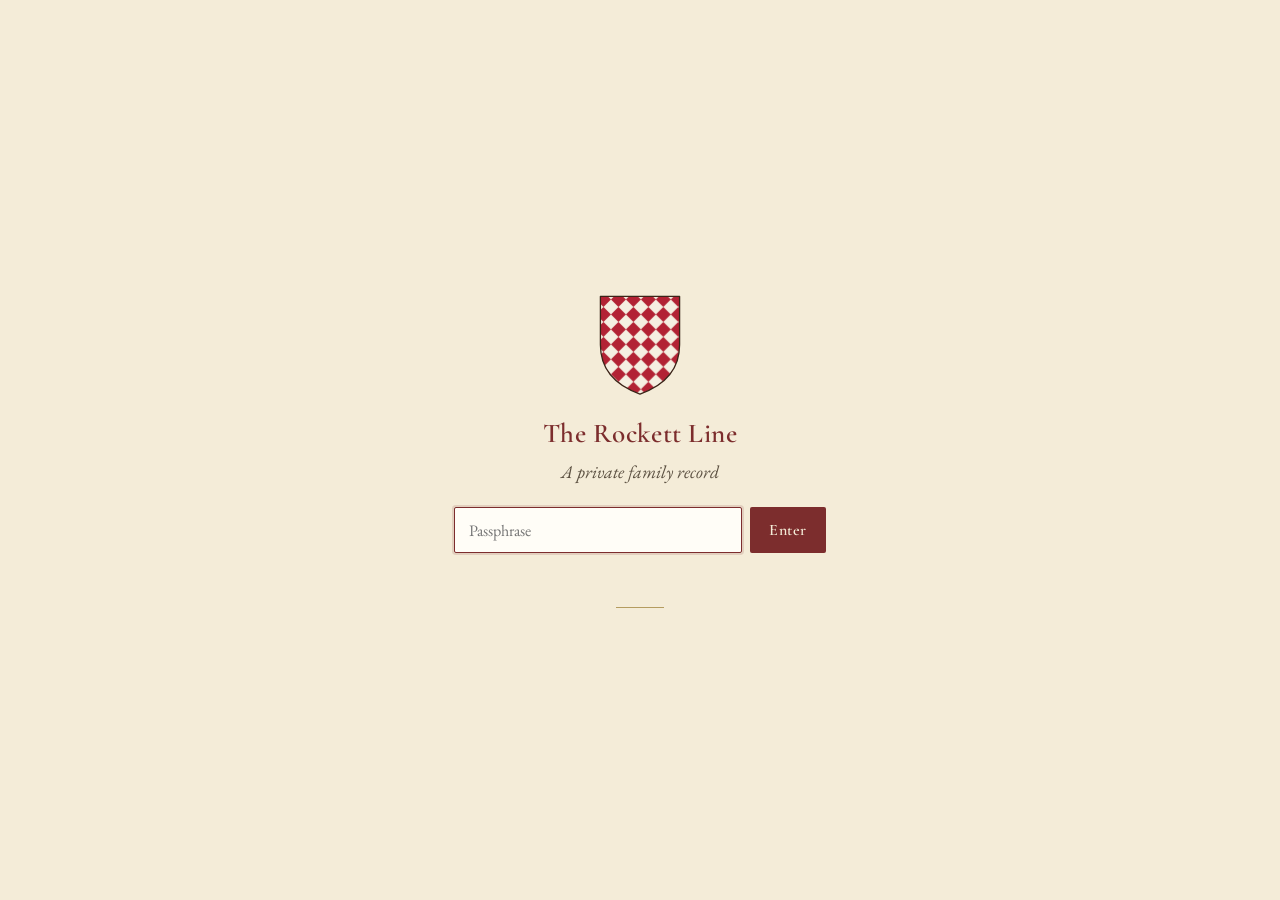
<file: tree.html>
<!DOCTYPE html>
<html lang="en">
<head>
<meta charset="utf-8">
<meta name="viewport" content="width=device-width, initial-scale=1">
<meta name="robots" content="noindex, nofollow">
<title>Rockett — A South-East Ireland Family</title>
<link rel="preconnect" href="https://fonts.googleapis.com">
<link rel="preconnect" href="https://fonts.gstatic.com" crossorigin>
<link href="https://fonts.googleapis.com/css2?family=Cormorant+Garamond:ital,wght@0,400;0,500;0,600;0,700;1,400&family=EB+Garamond:ital,wght@0,400;0,500;1,400&display=swap" rel="stylesheet">
<style>
  :root{
    --ink:#2b2118; --ink-soft:#5c5142; --parch:#f4ecd8; --parch-2:#efe5cc;
    --line:#cdbf9e; --oxblood:#7c2d2d; --gold:#9a7b2e; --leaf:#6a6253;
  }
  *{box-sizing:border-box}
  body{margin:0;color:var(--ink);background:var(--parch);
    background-image:radial-gradient(circle at 20% 8%,rgba(255,255,255,.5),transparent 40%),
      radial-gradient(circle at 85% 80%,rgba(154,123,46,.06),transparent 45%);
    font-family:'EB Garamond',Georgia,serif;font-size:18px;line-height:1.5}
  body::before{content:"";position:fixed;inset:0;pointer-events:none;opacity:.035;z-index:0;
    background-image:url("data:image/svg+xml,%3Csvg xmlns='http://www.w3.org/2000/svg' width='160' height='160'%3E%3Cfilter id='n'%3E%3CfeTurbulence type='fractalNoise' baseFrequency='0.9' numOctaves='2'/%3E%3C/filter%3E%3Crect width='100%25' height='100%25' filter='url(%23n)'/%3E%3C/svg%3E")}

  #gate{position:fixed;inset:0;z-index:10;display:flex;align-items:center;justify-content:center;background:var(--parch)}
  .lock{max-width:30rem;width:90%;text-align:center;padding:2.5rem 2rem}
  .lock .crest-svg{width:88px;height:auto;margin-bottom:.4rem}
  .lock h2{font-family:'Cormorant Garamond',serif;font-weight:600;font-size:1.7rem;margin:.2rem 0 .1rem;letter-spacing:.02em;color:var(--oxblood)}
  .lock p{color:var(--ink-soft);margin:.2rem 0 1.4rem;font-style:italic}
  .lock form{display:flex;gap:.5rem;justify-content:center}
  .lock input{flex:1;max-width:18rem;padding:.7rem .9rem;font-family:inherit;font-size:1rem;border:1px solid var(--line);background:#fffdf7;color:var(--ink);border-radius:2px}
  .lock input:focus{outline:none;border-color:var(--oxblood);box-shadow:0 0 0 2px rgba(124,45,45,.15)}
  .lock button{padding:.7rem 1.2rem;font-family:'Cormorant Garamond',serif;font-weight:600;font-size:1rem;letter-spacing:.04em;background:var(--oxblood);color:#f4ecd8;border:none;border-radius:2px;cursor:pointer}
  .lock button:hover{background:#641f1f}
  .lock .err{color:var(--oxblood);min-height:1.2em;font-size:.92rem;margin-top:.9rem}
  .lock .rule{width:3rem;height:1px;background:var(--gold);margin:1.4rem auto 0;opacity:.7}

  #content{position:relative;z-index:1;max-width:62rem;margin:0 auto;padding:3rem 1.5rem 5rem;display:none}
  .masthead{text-align:center;margin-bottom:2.2rem}
  .masthead .crest-svg{width:120px;height:auto;margin:0 auto .6rem;display:block}
  .kicker{text-transform:uppercase;letter-spacing:.28em;font-size:.7rem;color:var(--gold);margin:0 0 .8rem}
  .masthead h1{font-family:'Cormorant Garamond',serif;font-weight:700;font-size:3.4rem;line-height:1;margin:0 0 .6rem;color:var(--oxblood)}
  .masthead .sub{font-style:italic;color:var(--ink-soft);margin:.2rem 0 1rem;font-size:1.05rem}
  .masthead .stats{font-variant:small-caps;letter-spacing:.06em;color:var(--leaf);font-size:.95rem}
  .legend{font-size:.82rem;color:var(--ink-soft);margin-top:1rem}
  .swatch{display:inline-block;width:.8rem;height:.8rem;border-radius:50%;vertical-align:-1px;margin-right:.15rem}
  .swatch.spine{background:var(--oxblood)} .swatch.coll{background:var(--line)}
  .ver{color:var(--gold);font-size:.8em;vertical-align:.15em;margin-left:.2em}
  .hint{font-size:.8rem;color:var(--leaf);margin-top:.9rem}
  .hint button{font-family:inherit;font-size:.78rem;background:none;border:1px solid var(--line);color:var(--ink-soft);border-radius:2px;padding:.18rem .5rem;cursor:pointer;margin-left:.2rem}
  .hint button:hover{border-color:var(--oxblood);color:var(--oxblood)}

  .branch{margin-top:2.6rem;padding-top:1.4rem;border-top:1px solid var(--line)}
  .branch-title{font-family:'Cormorant Garamond',serif;font-weight:600;font-size:1.5rem;
    color:var(--oxblood);margin:0 0 1rem;letter-spacing:.01em}
  .branch-title::before{content:"\2767";color:var(--gold);font-size:.9em;margin-right:.5rem;vertical-align:.05em}
  .island .branch-title{margin-bottom:.35rem}
  .island-note{font-style:italic;color:var(--ink-soft);font-size:.9rem;margin:0 0 1rem}
  .tree ul{list-style:none;margin:0;padding-left:1.6rem;position:relative}
  .tree ul.root{padding-left:0}
  .tree li{position:relative;padding:.28rem 0 .28rem 1.1rem}
  .tree ul:not(.root)>li::before{content:"";position:absolute;left:0;top:0;bottom:0;border-left:1px solid var(--line)}
  .tree ul:not(.root)>li::after{content:"";position:absolute;left:0;top:1.15rem;width:.9rem;border-top:1px solid var(--line)}
  .tree ul:not(.root)>li:last-child::before{bottom:calc(100% - 1.15rem)}

  .card{display:inline-block;vertical-align:top;position:relative}
  .tw{position:absolute;left:-1.55rem;top:.15rem;width:1.1rem;height:1.1rem;line-height:1.05rem;
    text-align:center;color:var(--oxblood);cursor:pointer;font-size:.7rem;border:1px solid var(--line);
    border-radius:2px;background:var(--parch-2);user-select:none}
  .tw::before{content:"\25be"}
  li.collapsed>.card>.tw::before{content:"\25b8"}
  li.collapsed>ul{display:none}
  .tw:hover{border-color:var(--oxblood)}

  .nm{font-weight:600;font-size:1.06rem}
  .d{color:var(--ink-soft);margin-left:.45rem;font-size:.92rem;white-space:nowrap}
  .pl{display:block;color:var(--leaf);font-size:.82rem;font-style:italic;margin-top:-.1rem}
  .sp{display:block;font-size:.86rem;color:var(--ink-soft)}
  .sp .d{margin-left:.15rem}
  .oc{display:inline-block;font-size:.74rem;color:var(--leaf);font-variant:small-caps;letter-spacing:.05em;margin-right:.5rem}
  .hold{display:inline-block;font-size:.76rem;color:var(--gold);font-style:italic}
  .emig{display:inline-block;margin-left:.45rem;font-size:.8rem;color:var(--gold);font-style:italic}

  .node.spine>.card>.nm{color:var(--oxblood);font-weight:700}
  .node.spine>.card{border-left:2px solid var(--oxblood);padding-left:.55rem;margin-left:-.55rem}
  .node.spine>.card>.tw{left:-2.1rem}
  .leaf>.card>.nm{color:var(--leaf);font-weight:500}

  footer{text-align:center;margin-top:3rem;padding-top:1.5rem;border-top:1px solid var(--line);color:var(--leaf);font-style:italic;font-size:.85rem}
  .backlink{margin:0 0 1.4rem;font-size:.82rem;font-variant:small-caps;letter-spacing:.08em}
  footer a,.backlink a{color:var(--oxblood);text-decoration:none;border-bottom:1px solid var(--line)}
  footer a:hover,.backlink a:hover{border-color:var(--oxblood)}

  @media print{
    #gate{display:none!important} #content{display:block!important}
    .hint,.tw{display:none!important} li.collapsed>ul{display:block!important}
    body{background:#fff;font-size:11pt} body::before{display:none}
    .masthead h1,.nm{color:#000!important}
  }
  @media(max-width:640px){ body{font-size:16px} .masthead h1{font-size:2.4rem} }
</style>
</head>
<body>
<div id="gate">
  <div class="lock">
    <svg class="crest-svg" viewBox="0 0 200 240" xmlns="http://www.w3.org/2000/svg" aria-label="Rockett arms: lozengy, gules and argent"><defs><clipPath id="shg"><path d="M 10,10 L 190,10 L 190,120 Q 190,200 100,232 Q 10,200 10,120 Z"/></clipPath><pattern id="lzg" x="0" y="0" width="34" height="34" patternUnits="userSpaceOnUse"><rect width="34" height="34" fill="#f5efe1"/><polygon points="17,0 34,17 17,34 0,17" fill="#b22234"/></pattern></defs><g clip-path="url(#shg)"><rect x="0" y="0" width="200" height="240" fill="url(#lzg)"/></g><path d="M 10,10 L 190,10 L 190,120 Q 190,200 100,232 Q 10,200 10,120 Z" fill="none" stroke="#3a2418" stroke-width="3" stroke-linejoin="round"/></svg>
    <h2>The Rockett Line</h2>
    <p>A private family record</p>
    <form id="f" autocomplete="off">
      <input id="pw" type="password" placeholder="Passphrase" autofocus aria-label="Passphrase">
      <button type="submit">Enter</button>
    </form>
    <div class="err" id="err"></div>
    <div class="rule"></div>
  </div>
</div>
<div id="content"></div>

<script>
const ENC = { salt:"caztCeuxMnXN5VuZK6pLLA==", iv:"DWI+PiRgPXksr8jO", ct:"7VM3MvTJEmod3TrLYVzCmDH4KEQ3EoBL69AvMrXZrKFmlx/RAorCxpT6I8NPatiGSNIHe/pPAGY2lvZCunbcYWdJfEanBtf8u1R/rZHbMd88qCWlYC9y/YXfhjZqZkBqZnNWmOkwJXEVZ6v15XGYQP1adIQKv3SoLvzeX3dTiA7QApaGNUlPrHsVtdBLCbUqVsKlLmhETQmGTNm4K+d19riZk+R38GAQBAa3+2cbVvmlsAy4UacKF2q0EVV0RJSKiH83XePYM/6NO/Zf7g0zJz3+GfcLaWa2NkWXRRMpv2qzfgDscGnsw6XNgn9wibFfnkhbpPN9l/6CIIKQ0UrdCRTWmFAh7UOc9XtDqawg+TWw1zFpJVfMipPwiczKJJlZ6IwZafJI9yuYygudhqG6zNwS92T9Ty+8xeC4FV4OX9iUqcLFrD/fGn6sffRAD/+uBWPkFWlvkWe8gZm5dS9SymcMfrvLKPcEBukG+2USNcKBW6TDUSTldSyT9LQB0/[base64]/[base64]/CJLirvse0I/00Dcqscxt5GRd76qvUK4R7H+T1yKcCZbYfOBRrTdhtOIhQzVEJmOp3aDpSbPNpMH8BtIfV4uN+sqWgSIg36kg8+7sOdNYXuLeRw1zxTC/+II97U9CIi1OkR9MH50tBglkAb52mqim2tUI34yiK4CqoPnjuEw/TkMZR1SnE+MVfx3TWZ3gXoXxSfAIEs4aD0oQlXqCuq4QTiiCRVoy+od6GlRyOpZo8YAhqmkLsXRys7tNZqVE2kDNeuB0ho4N4zJ+H+WiSKnHPtSSN09j4Vmt1MGFs+0K9oC6w+A8Wyi8ko//bfsKiSEbq973NxaVzoqkaviETFgIasbKl4cEK8plLX8o339sTcYeMKQdYGAf8TaPPu9qaMflg8aSqQ4fbWxkYXJwf9yqnMsMEcrnuAUf5JpYNhfyShWLYB6O+ShzJBeerFyHk6mH267dnHWkS3Dl+VI/9a4Co2S+Ko1q2IafdEBefGtSV1ooijJ5X7HWeWLkfJrJTcm9RaTHMi9sxjLUF6lyNm+IP3bvtFVq7fdl1cIxx5XYus+oKShwdlNumUroLT1XfT4kEnViczqD2V7ep844yz65mPVRcsa0Dge0xBb5s7TFJCN4hZ9ScfBOPptIT2QbjGrNAe/jWvFMDfZvL6HV8HD3F4uOpI9ftRFLwVLLEaRa+YLKdLaJMRqvI6nNWNqDo72NLyRCwqQQy7lYet6NFzPGZKZZ17UJsozQt/zPLoAA25JI4BuXbEl8Zuj35L3O7vS9ueBZ1bIxSE1o8jAPP4cf301xieTtWD9s2XYZOC1XUGZSLzSpVdXMTPDkFM7n41vu0d1vhMiJ8KBawfn/Pg9pSg3iOd7vZOuzJILH5wug2xbu+XPMeUaTJoMy18qfp6SrMQgc1MKf9lvQQQAbImsQ/HXTzJHT2u2mVU+qLPPsM0yJK9o9hUxOpw/aYfMlGO8Hzf84Davfouy6O+WuNLZ4guj+ih58KkTBI9dP4vhXGMrStcw88jj29oZqnyUbw1DmCWZFcAv2cXpQRaTcnl/paoPHBStjpML2pOjpQHjOxQlmzq66GIYGOW/Q/if7ZEGSVQQX2P3WuIe9pqtsVtUMymybH3Tc3Sg4pVNqMFN7PAkSKigR+5qMD1UwAYdXufQdVvrIq2NJf6N6U/Y3TxHi2zXBpQ6FzKOZSKEjsbHKlscAlbf8LKCPQ12tX8bJ+QPKPmQ2EaW4GouSv3ckkHqahCInKLxPnXZFS0CcJpvYEbhG0JIsfduaD3uqMxmMS0au2RrOsrslXf0FcnXm/xMGkTLMgq2ECRhPsRKpWPcbEXHkQWa3ySZ+M6ZQShwUO4hIFjmBJSqvTgedsrsyfTEOjG3MEnsMMaxWxKR2skBvS3u0dBUl9hpfOS9VgzNbVAeuI4XKDpr73KmACkuqvomawxURx1UKMkd0DcPARKlgrrp1yqZErg/XTaSnGzbzOYmRqANbhy9ZTET3BmrWoT4+APMD7wbLKljHP353LnX+XXy2puKjw+90P9meB+0SNh+kJYqyeq3Lu2c4ES0NZb3K7QT4gNH0SGwV9wPakk0nB0bseYeb4rNd1NhsUf+3d0mOX4Cy63H6jStNj8+QilgvYnlu5f4CQ7vgvi4/1nudjdSwXuKOIujcq3NIBYSNwT0fJE0nw96gRHk5NAHshvKFWWCv307C76wSe7lxmLwebqc/qT+JkXRiZtV47WDWHEbHkGHO4sf61Hsf0W1qpdenMWzfQwrZGKkm3y1v5SxQN61+MSXos9I1+uAXw3k7f11ZSARRcegS0clToIBkzleOJU2wRbCm1Z6aJmmC4JHamCq0YUAQ0j9vPuN47Egf9uyupMO7wB/mFIkcpGQcqOvM1xZcel+SYhO73CtU9TPwjA+yINk/P4JinMtLi+4dtnFXT2w9PdC05tfjNmRXlYcxbYcnjcfQSFkvtJb2QuC/P9N0+Wv/DI6kUODabsknePK7FKaZVEp7e/EI4MBXgVMhTZbYR5lrnuX1z9J9R4/0WAnIdnVeuhSntN7kFEM39tTsIcZtAWL3XTVbzRiMijKpZwI7NLsODl/ECxHAlpcwWPmSyMt8ZLSztpMf4Fry6x4SnwnCNtBlCCpHpZ3TUSXcSJ3IuqTki93PZNB2gtb5P65lExFRUtCxLSMvKNp0csrtu728/bfGasbhQteQzM1pnRCI6CBpq4yygW2c5yulALW+3r5j3reJsbjyxIRUCxGRaAvUw8wW1LZ/3CLMiTFBPAorDKGAcbTIGDCvFXHeFlKm3t54ya1c1Jymc7PUWYIXIc+O9/[base64]/ZQkwxlsBe4FmDnAFswAOJ1ZEMDfekjfsIs0MWWM4OEmhrOzVaVRKkadhm69vLUAI+cj7hluYp5EDj7RqCX7G46a/CWwp+NbPoE07mxppT8qHlttb/fgmQCZ6ACT0PY6E0bgCHAIMF6r9OsmRsb/9qfPTsLLzoJst18f5aqwybzJRh9gY4Epp9FaH7Mwvsh4X3r+yAjW20TM7M5N/23RfGSjqygaKU6wZ/A1OAgSml87DrbeS6OT5LEPzqszZitFvmwIqNcmBV13CCBgeMFMzI3fa/DJJ59uaz6bKl3ZaiCs65SSJw1SfjPC+nYZJnoCPM5OeGWH4Zq9p1l6rgVsU74GSg7XLNwVUiBdCnvKSFYB8MkDoDNxr8tu6DMMws6+o590jX16K3FnyFznYkmXrSoOp8RpGfG/nREqhBnGyjwZsbad7+58svU45lunbGnalEkgKRuRsEX/[base64]/oeVNCBX0vKKiZmARcStquGZdc16Oc7f5U0fACrjH87l0pzgODkaQqj/45Iy6R8qVvzpxlidH1jFjS9RnYZ+gsNimkp1T8P0VblV/2PkN7ZUQ+VxNNzUjSfRFZXBg2zLy6gq86MB9UUely7WZyP/ve/YXuG30CqCUoC2XA6pXsV3r944mlRJcnhSLVgwFGVfvlBYWQCplK3Tvzutu0fxr/[base64]/UcNnVP/Pn5/bW+Fo01WVkc3nyk+8bjaBLWUQfeM5BSy6CEyeADoYpJgBgwBsIyboeo/et/V5pbuoiZhUAipiRfW7EFY7oA+NVYA8xtY0f1AlMM+vwtFSPWji5llrJGeUhA/8e9wnvH+yiG9gSupLDD8Hdpa6lXVpP8Gxqb2PU4ZZphyqJq3/qL6JkF3j/DMdu03bQ8P7In78DUn+9EFErrjyXd9jFqUIaBdvYm8NtG6yDytBabhC3A+KqRMyPHYs5YQYjnDeMImIRfOcu/2fui5twwsalvuHqjco3y2vjFynn1yS2W78ZDozeAA4lQvKErOVQ1dNMmv4O6TSYeDGSXf+6CKLhisEkl4vC3VqIy+Fg1Vhfjrpq8NpxKzRYKUbZlMVi7LD3AHaydjApKnlzY27O7qhxKsS9sKHGk48b/XQF9VyMXOwDfB2BjAY7DN5ecYtb50lDeskzWBZlY6OJls/yJTVWdR6yEcsB6rBspKFYqRj+qe9WEWoK3PlRHNavpAWBhs5u0LEjtK9F91C+bkjSk/zkLvL98yw9DutNzIq6aEEW8V0T2b3d0XsyTWfm9mImg+9EhlD3GliAbeCiPYjvXTSoY2cLeU4V50SWWCQrFOOaAl64It0Guyx5WXy9+qMHHEHv8dmt5Lkm6tlpU7gHsbvUFmIn1OdwQNsION6jwEUZc/nvohvrz6IZkzDtJ582G0k/uqLHKmYi0Pt7grsDWk2ScLcUcUa2DtFr0QDm1BKN1VDORvS93qehUXu+NVfxXdVFsNu5MkP/1LVOhNjmGTKTT9aA3RKhPrWCx50WIiOAE7//ai0lZjtGSOwGmQ4FRcy9sqsXSG5GQTRQIMkXvpgjK9PO8bb1mhWBV46nHX2rKJ2HDcYZYlPSQ634gCRJu04sTuNVt0IYwoIDMU+vt4PnT8Y8UNz1ZhvEfPZN04GU+Y8vny6PwBCosjznquNLZviBnPCIhN5nvGzh/SJJ5U4/kE9x9wyB5R1NCIx3udcMxExnCxvxj/naND/LbPrB//qqy+GlAtigdgj6MjnZStxGhZlmMf82j+K32l3i3srZ5n81XeotYk+1AnFguAk3XvQNnHxcOiK4bgHrZuCG3ZVrsq741XjrAa04NyikN3yDPnNjEJPsl/Kz+vMC0L6IFL/TGWt5kEw2Q1aOjAZpTr0+5HG95DW/Q02JSqLYHxTM67p1cv4tMS2D6KoUOSIdIyfl+r7sldL67R7y0VBQs3OkkXSNHudddmoAe8V808ksLxZnHx9WnygzGrA7BSsPhPS/6EM8EZLOmYuIt9yTDAdo8dDpMPYyvzNdQRfeGGSY39lo7LCUALSZRWefgL+IT/+GLKGmZcCyu35m2VRsKJjSPY9I9n1vRUI6eeLPwtSNGrIu98OMhnbwaW7daOAukz8q59meG9vTQjh3i62iaFH3ZiYuAx4gSRdcI+zuY0Xr0O1o9pipwq3jpGIPH9zuFFnuaVV+cm/024o3Mw4p4fbG/AdthDPA/N0Gd3aehj5VmD88sACm0aiW89Ls5kDy73bixpQ+ECRY+TLc0REaHd9tyAkNAfJjfrOSWZVtjwxcnPzw5VjpYDdb9dslw+3BTpZfiyvBaBv9J3VEEc/BxafHYvIUykQt4gE1i9ZcRr+XJKiPQzMmvHjdv1YiUR+44M3578vk92CTEhbJV9F4vZDLEOoFweeid8BFzyPZ82kgXT0qseAj1Aq9dLl385m+0vt2PsjYfuuRlCIx8aLg1L53bI068hve7adLwsdE4ozr/KpxfNl71ekdWd7+eyen3b2CE/eIp3mBuFAfFQdgwUOLt5ysF4J8wPn8nEQAdoVgEgehRvLyuuj8/Y1q0rgGWXkUvZ5XvpiFlGgnGQyQR2hsyOToRtGoLZ1xUx6BVeqO+M7hGHwWO2RHk5FG3oUPlqpQqMl/afXdwNylL0RmmLpaNEUc2/aFcqVF4qtdYCHmB90RfIZeObp3ARXXqA9TWqh7C3lxeGrQLCM3iPRNnyWdtk4yHbO1lP4A1XjxM+leWAuaa98jq7EfZxKlbnyUQ1o2jBMK3vhLUnjfMSSUuxUMii/sptugtfwYxWMd2hI8mKXDQJumZeqDv7pyJHblH2+HPYFavT3Cf0Q01uoyCZcbzB8DyYrwqLyO45J7yrJIT1wkSxi8Zah4Rtbk3neSGpnpGSrmPloGe4JtcGHKv9Cod5xJ8FsAB+4Jh1/dEHa/ol90owK9f+SEwLy40g4rNII471eqFdlYm3UChSnKND+P5ad2dBudRlzsXq9Taiim/lkJeP/neBk5kBtNEFzO2HvNklp5BTfzIo7KdSal1j/dnwM7xanznnmT+UXLYU8mFR/P8Jhleua09AE03nL9dOdjBC1WJzZZge5/qj8LQ5YkE8b3w4TVwaXo8cXOFF5VRWX/dTe/CeHN7N8xnKhPOUGv3fKzHlmosMhCRJ21EP0foX/jVQm60jzwB+d/96ei27mLWOmIfPhR1hNLtW/e6CCFFzHFAxIGbneLWmBHvT6xIciKMkfBhqgqm9B9MEqj//Hk2rbczvoU5g7bHBOGIjwtprwqCW6jDL/Nj4D5O5au4yNr9o6YDAkhQLHkYBLZDRRYl5HKsnQuUfe2KU6+8OiZ3ywHwtIhqq5smYkH9QLC6K297XgExHI/zxWMmr8ctqTm+ZXnOar3j5MKhIw4/qVcdVB6RcMBM6Y4v8DmHiXLSOodXzvsZr7AXEz1T3gzncD92xYEQFJHOnH5TQiERJDv7BS9p9HIowWAeQPyA36ZvWAJsehitp3wftn14chKNz1lpwjZd4kQQPScyqPURZ9KJ2IiFk/+RqAKbb+EW1guEELGcDfcUGRAGqCHkzDQM1GEEgrleuytEcWqBkU4d8p9TpEhYsD2TFSWgDNb6WojrF7Q/847TJOQkBNl2see9bVgkCZGcWICRBpryUBnt1oWHylSh37aSrq4zVl+Q1Bqu7Ujnh8x6fTRxXD2rnAogTDRktU8lEwC7/wA1T6UfGjZpZmZMnhKIyXsqSjuspNpwRyTmXgm9izSs3/[base64]/[base64]/pXsT4PU5tg7KT6qsFb1WXo/8x6jvsmgjic6YQ5MVWevKm3JWPp9VAmCe/akKc2qlcHXAMI5Ss/enhg8F0xBXgEcCi1jDyJsQ+/qJzZ9z7hqthyOUCoqBCs0Lk/aHUGRw8OR5Ie1mk4gfoPsroFlxgcTM+QL5/30qSq6vKKbtWTU4OjbULzBnUv84IaKlz9XByxd+ScqdaYBlehN+AGQb9EpgVJ1/372Mdhi2owbJqk5GPEpkHZrFko5igfX1mxJK1nywkg5nNsnK9yOJ35KwzA2F6buiZO3NpIpr6JKIKwrCThpz+CGhj8Y8qEYt6ol55wmDABo2BjgB+DGOMrRqdZsS5rlgt2JVk+YN6wS/I0EyVY7RV4HAtUTnszuf3dwNIh1qBB60mjU0ImKtm4JHZ0XTsXRQJl1ntI9WLJj4HePqs52b13/7KsESfwdAtnAoqbMyAX3ykPXht/2WIfvP85xZk2nfywhEGV8cHGs0ndqsT/RuKKeRyY+IN7vsDBldTeCU2KKOtnya99GB2FQ0hqZMbHUi3ZkhUbcTyewthLv4v0Rl7h4dQ+iE0IWrXrDAvjt1vNviQHhxJDmET3XeM1FncXYCTwKqT2PTZ/0gwVCl/pTGvyUTFqu3ewuesbcSvVc2810mIqYu4u+DPTvJfaHalCXOgwG2AAxOdjoEBnW2HeqqPcAbMU6/NKu54icID/+YvgvTySEOqzxVgx2BJzhkkmuOsGE0beesqH4aVB10zk6v0VOoaJlQIwIwGl7edf+FeR7CGGPvGTl7R5VSksjtVkCPGzga6Nnuzx8jPvFC4sbou9o49PaseHwT5DxFAyzFxfjwGldyaNn1nT45SKYJ+IB7llMF9s2INodLb24rb3EWJd/mUBqCKlrW8OmYNDR4RQddAg8TiD3/J30CqJKpQK3TC5xmDTLTSRedOKAPmoNMSpETxtNUf/3jsQ8SgVp7QpZX1udaWOZQLnl88MpV2MldUKJJ4yXG2numCp0A5e3Y2aKN2rtVvPB4nnh4s/uJhQmS4T7MTZxcqZubV80qk5ZgMaaIJvAS5EuM/EOCHWs9xuBsOg/okVbMdptmYbZHSTRWObWmOARs2gff2WRXtu+3NZJryNDWvh+7K83urEIgAWBV0Gbko/t4TI2A9VgRNDgI0u3ZbkbSH9SYSSO+tA0GGV7xPv0sM1WCfE7dn9s5eAjEUpCBPyCL7KcuoU868XoT0J3O/lSCT+7aSQMU3A6gmcG5WJV4Ucx9w+dq/+H9OwjC5vpMDqnwlvFfCUjIjVKCJU0wlIfKn8QizSM4pbccKEjFT+q1rSRdCJq36t4DzMYT7+UggCNxD34HYxgSI37YFUWjU5DSAsc2zisDoBJsL+kIitnBZQ2fFx8kvPuTH/sBTqd3qpt6Kh5fM30k7ClER9CbzOxu/H+MxzQcc1vLCjle4/S1KvitiFX8S+ppUCyVN7F+cKWjkRhS1KHPmWfEkwYP1mwyrMPjz4x9Gu7SNaLHcIecZ4EXGGHdoIT82+Wp9okZ4CX//yB1l7QQsVC8Q++XAg1bOJ7Hw4Zm5q3us/n9LBjCK6jd8ytWnYD5TsL+eGK0zc3Kzmw/nuFisCTgiDrqL1amWDvVhZTTxChF4mdAZsT+ueiY6zgRBfUczgi5pArIuwGbbVv8gP/GT+vLZiZHI7SobsUibCmae9auaJZYfsd58X2EVWIg1iDd6qJP0mKG2HTZDkVUilTjhZHj3Fgwfo60RmehPd8UJvUoBHa3U0eYTQnyaUnXq94wZxue8dSyxOrFpCzlVsvirWWFQUIVHgtXvnhE817ADy/juREJ/veQ9f5IoQoYHIE9/4dXM3Q+ymPuuf5OEbOYBXvU+QLNY0iaHMrRYkBrSbBPcUt9i6NJGesQPzyjrNGbJ8i3GjOmDRPYfsYgJnhxoXVd8BuTfhUPLVc9W/zUGB5kVtj9eEqh3UX1FadCSBdbEBnD0JV4QsAEJQVCAc4/LHtz1FH9VBIepydhMjpTvYkQqe1KEiyBfUsJOobbLSD59yfjC4kOHgfKv0L+NYbBmjlTDtXQsePNeDso/WeELKE5GWQ9/bKpExvTJ39WS4cSCaRpmfJC+FhsdReyMH8D783mspfsfFruhHAnEscM+1bAmWBiCyiWDtejlWP5PjYpyGPkYoXCXPMz2MUNKHj8skDavpQQBLxFlNjXoSmmG9GrXgixoGrpTb5yPKdbAx+05F3gALLvcbPrRzFsZ6JWT8Bv8RIuhkTSiG2te/fxrJZPnGxK+BnSprYKh8b8cc0pA6ugy57cmr12BIm6if8G9v7MlYdomVtW2DXY49tV2Fm9oIhpFgBCZZZAE380OylaezZGbEw5CV06Y0LZxqri8yArIRnHI1S+TgAMx7DwtDBj8bMIhzQ34ImZNx9PNP06nM3FJe7bVJlY2nENeunvJKSffAc/P5SJUudq8iraQlDHRGO1Iwy0z94m4H9LDkVvR/bzAt4MKYOrmaYGOFmCqOKDlzUKhcIL4dcPAkN6uu98FbVuewg/JGl0LjciEivMoFFxi+R3D5tGVc0AiOa1rpoJ42oToiBqiE5o2FpSt4nxTE8+JAJCTLQ4H/vOiAvRWVV72Vt5u3So2ClnVhd3zQ4+ZJa/R7sByp+Lj/EA0P566yEBq+9qAKjwPEqCd8chpYR8VPK6RCdrq2FEtk/RZNw6ciuVDNPSobyzfJQt5EbO/m+JiqdhNrE2kzrO21ePpkCHCIz+FwzoRy18pmzv2tLYRVaSrpUh5JoTErq4u/I+SOaahGvKf4v+rE1B9VYNDuicDW4BsPZHMPP502tF4fl4YUsnpHTg0yOv6KtUM6tu+3eS0Kt1/[base64]/[base64]/jOYzJXteIoy+F4aqu4dotmGhVmULEx7qzL+xyHeKHtmaIAECt5rYbY+V7LyBYNtxZjaGSfizgjM9vhnfE2GR4onw+HvyTCPCAjGEWscTnkdEf/Fp0kZoTB3GVCBRGvbkMvencqzNi9S4pEYNnzrKxosBf+e/+eRfPslp11US3RmjOEqrh3w5QjYCz69+90xBDXqSrNpd5vEty3SjeFHC97iqdOIwPKFVxCbP9vHnLynwpKk+7AjYArRi/bKzMJjVaJWnkLm9qzUf1wR+1hisIlXhl8yQ7aMtbDuufg0PpLIdbY0AW5NZZ6tQjftnAKorTRHGHY6/kVcf83fuu2C1/NPl29830aMnvnTSZr2JWM7LcuiCenU6047FOQFxdaweAo6ourIpd5ZU0xqIGXb1Mx5W0VqWLk/gWvdb8AWvHcwKmjMOhmidY/TAtdn05EztEax17lLrNt0ZUFQZuYINGPFvzaCDDhxosEwA5z/yhgp/bZFQrwvW/cARhtne3Rd7qcgdO6+5uteGSUJvTkxcIwe6FFkYfgoKeIIwWnh44fLduPSXVWpNwigIttH02FQKX2zB5n0zt4Pi3VRDkc6H8vllR57P3Q9JGR/arnn1rO3bdEYoHD4JyhlgDgpZqDalhoi3rornSQLjbxyhPJtycTf0ifLMJG8zIIrw54wYmnQfNM3Q6+VPZt5pvo/LusFXISEmU2oQse8Uk8+l2PQtwf96HfsQhUha8XHPtVG7j2+CxVaATbkxFcChOFST66V8LvjX/7lDwcAxOW5GjxLw3b3RkijfueN0vHLjfhlifGJJL1nhf9Pww4P6+qLX1oF7Tl3nhrAXccMXlmBtn/XxZHIcvnQ3T+dPnLJt6h5f8vIzvUPWvQSFrIh0jalEKXzT1Z9MF278ERALhIoWmMkc4bhOV9IojSgdXcYBXvgDME5r+pN8eGCYDlrHkb289VTirqOrIyAR5CDAOgg7LhmLpA9/NTDU3R7fHqo1fsNO7X1suJR7Ln0LIVfV1ZFMLOI/mWOV3tMX+fDaiMP23km++l8k+C3StfWBnaQ55FbARkFuJbtNXO0ec+4SOBiIMKMK50E9ny9qu5RcsYK6xedKzrBErO7n7HUr9YcYkarIXr/b4h9UAu/BVdgO3U13Hl2B680eiGNlefB3bus5PFRRXGCpufvMNLYbz1raDGWquKWgdF1lQxRxt6fj76or//nnbnmZXhBWZSYer8eoUfZ2yLjfiSvuFplJKsqMhav5yNH18n2wXY8PQjDiC3aVjw7riHlKJl4ljj7TdFzM+FI/YDJJ4f8HnGBD2Ok7cf7M8XP/zdwnlvIxU+3t7DTKE0zV0HzIczyBaQK1rsoGOskkOaq9jBsiAUviTxQoCiUGWLb0xGlAq6D6up6tCzpvW+G0annbC8VkmZLsm/ql8EdswqZTz1F0rXCKGKlDjOIiBqPcrW1JdxSK/MDeyyOx/GoEqHJZ10tGXZlXExy2gyO1xSCfLrY6QgU0ovgrTPDvHkE1jFa8PJGAaYBmRXZDhRWBgRkgfZ8+BZ7e8qea66aM1xFw5p2PfNyYXIiDalmP93G41owwEY4wOByaeamLhI71LfkEJg/FMn0Yl5EUAOkIzXj/8HgzBTWl5r5HzzBDf9ntvZ19WqdnRDYs9/cPuVuHKdIUG7OG37caNU2zDDGf0sOAEdkzuBjjqcwVBCVm/qRYYkgZ9RDQpxJ7fj9ucFRaRyEv1/lSa4VGIRyCwk+oh9rnI7619A4yPs6ohCCNIZtq25lrzs5fVzUc5jYhFA/T3ENKBRHlUzTzg1GHzG5rVb3v3BJDxvdbDgExpEdWIKPEb6pao4VnDpB8lUr+3RYvgDbOOOYlMzAP77yNFvkUtmu9vq0BCUyepnCTlOj53aT7z+mfjZGb6TY5pcnG8zsM+lRZ86YhvC906NqsI6IhBL2hKsZVpK5qm3Zf4s5tHbZ3mYj5QyQPlrYlDJyToG/J4xXGL2UTVS2sMq9vErhga/yIdbpkf52VK0XyEeB6WCS+SZP9oW+pxtBBgN+cYT+ZPI9TRcZJMfs5Uv/B9XYbOdGWdYyRAm2IsMvd8/5g4J1rP7HEqLU7betOeKrjfEd3wTaciXEWgSbsyIF1IWq7UmQEjDnpD8wDRkngyWnIw8Mj5qipN848DZtghgJmkp7eAW+zpJCFTziYINOiYx4QZr9PrU3I9gIRyoGvlo3SlYa0UgrnGPGuVM6GCKVtCGqUMEJuxNkV/imYi3OwzII/d26d5sos75krqG+N0tRbx8jZfd6xdeY0CBAOBNx8CBN4L0IHA/7BMmwzKBGkt93PLp1pSgv1XCHh3ADKgKxg4HJ/iRRyx83o+Zx5GbVSO9eF674Ws4xYjm96ltkqZ7h+ZmDLEW5VKzmaLAarRfPMsSV291/4AI30nl7UO5R4ddSLx+jRNyaA/GF2885tTms/1PNvCZJwfdR4PKVkRk/[base64]/QCZJNzkDsostPGrHWav2LftlCKdKmnJVd1s9HqWGZywXV8Bx5Y1BdE5b8ZEOMJuCmLNTU/4GbPfmkebru1BZZ3anqclOv3Zacxu4WBwuFrPqrxl6ixrov9Szi6G4/52ai/KdSCwCGQyox5/cCtKvog5SzBjKuTLj2rO84WCBXu18em635ahMjSbBeIhlu79gIt/dE0Oo6+AhZA4mKaFJNwdgq5jaBpTdVwGqmfqdqcIawFgxxGh4w2teVsJlaNSzKDpp4lxDT6fegtZLEAP81IQerCbFycMMFVMkcwHTpPTccjuWJ/LmXqtKbY7lwqup4L09U9fg1C51PfJ8c+SEeBSCyl4RvquKmGfiWRAB13u7iROzyFbUtPIlQjYnYfZl47+wKWObMK5AbX1Esa5FsZAsheh2BZUWpS/z+f5plLEjN7TKTf7DXVDduMpdemJC0dkYbJ2YUamjmM2PK/H06SnVHn6N/ux/[base64]/XdAVY02v1vs0FESQeDl2mdw030jGld9MLXU0mhUV4Rw3Bk/Qx3Pcs4a7O8xy6PN+mjaLnS/ExkuvU0svsttyXUTmW2gQLt3QInewHHj63AM6t5TlhC2Q7w0OtdMvqdKIlc28AX4+PT79tVCwyXSO7tSjAY5YpODoRLPjZToTLXNTk+32v4MLQFLIDp9n/sxhGDvpr2uAdWTt278NGORiUwgnEM9OlT7eD2hvdgjkbWKRoOWBtfQAVc9y6jx0Iqgr6gn3M76nVbzSHZO8jS7JHbdgWo+54IY2o/cFppYGBwX5aGXUka5H5r6DFDsZATemR6v3owVYCfVWMSrTVb7OQY1z+gqJrTf4DyQ7RAOyXmzJB4NaRWccWQuliIL4Tepp5tI37aYe4BgJMM5ACajNScyjF+MGlYQsvET9zO316hcnv/amti7ijRtTvC6/ZQCZebySqJPKuy1LUKbyCJE/jwSPdaR387wB9WRdke9WdsjnN4RVlZ7Y0q6wp4j/OjL9tydf+UVix5M7NEECl+AnDq4B4txFRY1VSM9V3vX1Ce9QqoIISy/p23+8bNinLmGdTL7zamnyZ2S4sDVwKtZT+DoSeiFKogspfF3JHrnn6GRz26/JBORlEC6VrJV4FoOj38odIAQuHU5Du00aGsfEtWoAILWdBM33X2gsCodqTUczYsB4eOV04XQEL1JAjH4YjQ2YQXZgt3sTUCUw4tnP2qQgFygY7uEgqNBzApFlMtCujOsfC/9gX52wI5PrDhhfJmi8uxd16lxaJq4vCJWoIbaW1ho67d278dz/jAHjCIZKT3SPvSJk1zBoFgmBUNCq2A+e6N/1UwAh1dLu/ctfLszlQ9nbHi7HMPFOUUTvFTvvyGep5a8huzNA6S+4PGpx4+RbAJ9u5+jh9BYWrjh2ULfvjY+AAhkICaCiAIrTcvRZowHFCcBd1v3xulQpnBvk7EVY4fB5MykItd301K3aodkzynzHDfDKma0VGMQxSAA02b/uhuLSU9kVRKzfmdytt8+9Gk37c1v/JFdECF22bcHfpX8tCAapfni4wLkmJUfbDGVHusN+rk2CQsDcOLlflcPbWKfXF3HQh4UzNr4ZUaMB+iw6aJg4meEg/9s7VtPByQecnJ03A6yLH+Fys7wfl112cVfRKLWgv2dkdQ/zBqgVT5/[base64]/NeOfyG4fm+plZkk462s8+F1uuZrs4dVsWLsEk1Cixbux6tl6t+F5N7HbNLVKwO69Q0LLU0ws7C5QM7Gpy1Ey7zHeHZYvjabpk8M6TMyZeWczuYv/SWZzNSjS7uzCinh7dSzwkw4xEKCjRmuYfqKb6jpIqV/dtB6Zi3ktbJPWOP1wTOxedL9dv0GxnmUg4N2h2sJC6Ponq846ZeipJdjpYjw80Lu5KLl16BH2jWmt0mdTr+J/bXREkpNoZJNT9/CGghmiTeGT1YMSnwB93y5sIwpPGd+C2rb1fJxET/z86HUoOncDCd+/4Uu+P9YRo/[base64]/mvabun77XyTcQs4ndojDKtiI/RFGD0bWi04mGDlPiqzeIDZaWNzOMw8TcAvw0GZKpEPVxNsKfbS3h4ASQgmNh2wSgbJh/wMmLeQidSBI7OAjFLxzj6XDDIul/lw82lk+QrBcUIsT3mMmOTvHbtoGPnyRFivKoR7yqYEJ0L0XnvOpxX1OkP4+hAkSbD8+eofxOD6owequdBC97k2Z03Op3uX779JoUhtDoqcBuuJWBgBDTwUadHNr0HQzxEK50koAk6v1IIS6OBI4fHWfwYJrFhb0GSJZ6/ZI4OD0M3wKAMSr7LUbZFRqswiXHKgKgN2Xq7JX0a0j7RRYTu+woFNypsAstwtr3R66m4qwPgr3jy7ljAAON6n3a/yrO2gORkHXxE7D3CHDklVnN2KLk3LFjGchuvjLT852ZO32JrwnQ6hWRp3ZWPu/MsZf1yxOqslcX3YaAxpkDhp7xvZXjf2CWbvfxr9dPYxO1aI42XmtqYt83aZsTgrnrMf+8HOvRbxHhcMzKsz4MP34oYHY530wahwH3vFncAOjI6qiAPt6izbdL+XFmR5k8P0PbioGu5Y+C9Mg6y2NsHq0hXwO7pBcCaX3HEFx0aIb7gSz1+E/3j1dOBJo6rqo2KeXOsQEcbP68BO4fs6SX4Zwlk/WgOnLqSP3Z0272HrI6D5beuSC12vFU3v0Y4yyGcRYeo+2yMGJzNzuoo7u4xlUIeJDa2joeoibjYJNCOMr/ZLZfyhqkU1UcCs1PS1fBDvwaf4hslGR4llP1NnrJvh+6Ncx1qnNUzI4GrPoOHIP8J1YsuNxxvY6Mrt1max4Lqpalr/Z7Nd/AysBBKdTAkZtvA+UZzjeEM4uPtRULUEinSh/N2xWRGhmre9v0YDoTEy5MnEFIxSmlJg8CNZ+3hsYEVXpdXkypwzJrDZQ0cK6nsbgl+BWefbZcsY8rVo/oy4OouQ/EbY1uTnEmFUJGXGjkJ6Zb9IFsNgKt3iJB6msdftsfh0JS7NbMR3wzuySiia2r96on/6cQriLz5m5P56uM4vLmxERu6wCAGO9XXSvvzxqwVVF2mUGbNJ0hBM2vWpqGD49JNndS3u4N5CtM9nNoO7GzrnhNv73RzjbJaALtcqZc5EmPWMcIs6uFr1jFsq35mftSs6qZViszxjxTq/D5PWVJSzdKU473upkpRFnVVfIL1yLOygYaHJBO2oJb1Dyhqm93eZOnWA355u4FpqsCHwrOu5wyfMbIRmqPpEHPVdtiyRKl5FdVzKfxonqNv2F6Qm6wWzx7WCzp21kdG9qncRdJn/6f5cbFd/kbaOiHIPV5g7/39OiUlbk3FSFbp6w1Z2AdD0/BT/Y5qcQmvEM36O0qL+UjmWupTV2BSaDZcFZ1obUi5HvEyWqQ+EiDxE2m29z7ulL+5WQuBKL0d5myo6xhdA9FrHqtB6lBOc6jAKVMYIUQWRLtr7RlfBW+iyjlS7x7vLJmU/d/4HC/XdRT79jNi30QzfthuC0JjoVTM/N3VRfYz7AtnaXurI+MmMsKbg8y4WFQhwW8cDlT3JHq03MkdGxnkYH5/zi9bCtxoDFxKUn06ivn/gCeeXnE/YbSukfKtEEh0vo4BDp/u8WTFyc/MCtKZpIHkf3Lowv2jdHhuBF3aCWg4gHGduDnGWVI1aTuV0rHbCCIB1FKkepT/jKgxlFS4zs64+1x1DkHUOnSeBGs/a3WU5B6pOpj5fA6Qc7GyHvLvQ/6kbuVgQ2059cx1JXokZGikVWVdCRPAh+yN3vTg/DTi/[base64]/HkISysKvpHx3xhACBMdYWFEsN0/tqII7cWA94pK69q333gJoNCEJW70T5rzEqakpRL4e6fLe2/lB/qmsT/6HxoLXOeNLQ/+AcryR3xM3eG3BHyCp/s4xYJL2J5f8igLou/KJZJz93en4pGRox5zMf1wtQlT8ukA78wEBwItG9eqOdN4r2Jsa0xNwBdUnXrdGZrleRLrNMH48Yeyl3Rh4dagsLBHNjpcX/iY+XVP/b9r6qHf489gqg7aug1Upt05Ha4tTnJuhnhlPtDBvepPa1fDVwuQ9OGwGMfBPEuGbu2Npm4soOfJMgpGYOlIv/gLehxS38WGhjMDZlXHR3pMsbs/hEfOXRpHI76bUJ7nGqoH2u4q019vE4ZNzumkkSmpTSrO2VfFTVTbvXWJUR3Rzha7ll4wSdKAPTm09A6oc1aYNdkirmId4+9qhPntDW7qVxQH/I2+R0zYU0kTs6uJ6Vfl9jjjf7YTcDzhaCaTNRktg2llzjihORT6Sx4GAfTJ96H/3YagudyA3TjtiD927jsGUPhTCdNODO9bM2t/rCVtMQlPMx6t0OnKbBA/gC1r26kHbmvO2lqv/sgzq8vflaocXSIKzu4eaZNXX/wSOXCPNXeBksKpKaHBKF7ml1EfdKxS65JuE+99sODr/4xNEuqtnsbQzQ/Wfo7wqBPvytFLnb/PGH8IcMCZEm45+954XREuWWPN4Lza1niTGpihPda0wsIpzLZZy1YzXlDBFy3NkeKCtFPwqT3JoMxMkidQZcH7CzizIXBl7uBLla0fFAkce5pS59BxC1kSko+JLkcoWBfho/NQTpqrQLZMGelp8dV/g4fNy5IfRsUw1H6SOc2V33g4ObOKUNXmJDvO8NN9DIRKVLY2IkCBgbD7W4U8fkuaUsGcADeiD6sNtgDtL+iovqI3grGD49iyzXSTSdILGyp6Omrp8DgBW10+F2O7aT9oRZEhyJCw2ytBHDx/[base64]/2VVBrbX16O4m9Q18W8wTPK2/Oq2CRlz2c3TzDK/edb9fKSBeGIHhSsYvGLGP1/[base64]/dwPsDUgJOIkj4flTn5ivlPvWr7WjHamS45GBj9SAL1Cdq9P42n/c0zlmnMtIyeNsBd9C0aZ94yKT0WfMPToGv6hHFOF3dtLTS61hjGdnMw22bmrbnR7DdWXQrQ7Umilkm1ratnzn+vXv5ZjEQB78cWOS3+4jpesUkj9pAKrekHazIl3SHPk3XwPZ++0cqQhw8uXh9KTe0v6lxgnv377CqPn1JfMFIUGuC6SfKcH+1ucdhyb+F5Pj/BrCbTe39uTrV4C0QQ9nHRDxH9Jv9UW/ZBKMvMojNqca7IGkbO1DO6MkfAKiOdOmTTvjOZKLJ1X2qwyUJge9zzYFDyn53t9oLtmmVaJT74NiRKgfJWN1m0hSR62ZOxeSh/0heHRTUU0LOnbnW5D2eSYq8J/sCjwpEn4Gv7jcGevopuTZk8AjjnXno7qJw7mCxNFLAvis6hmSeB1+EVkfzxWX+B8on4MQxGM/tui2S9BNNddzpnkyTaBFGBaG0gK08Td9dAqPhX55f1QMuZYzTCzTFfrltGtGvGMCGLe6YRh7DZk3LaBbgnl6drpFKP7txCKp5fu/l86RfChu1k73b9YUy/MsIGzP3mirgHnOMVGE8e6CiVW4dkQQTpUnA8hYsr2rwVCq3sz5rmJrkwsk1gg450uXZuTAwWgc0PwgcHX/3RUNYaIYflQo9Mkfw2TYBrEkX2qGez/tr7202dt7OvtGExMptC6NbQbx5i9bRMKyckYw/pyo1HDGG56/7oELfDknXK8+q0cWzbzMQwMeQDoTj6p0gWzOgbbzY8S5CazQqTnmftgJpc4aBtGVhP7c5zihg/kgj0uCt87mKPTtAJEaVaKO0yHCV7wVbk46V6Yi5inlvylv+tojJE5Dv+unALbWpsvoRNYW5K/MQm7qUwzoPqRbjFeuqJ0XXQ6Ap2eBbK5e70oD156YjYFQEYbl1vA76FV99xC8vq7y9JX7KjnpKfm4JRLX+9hdcMe/VfXccqyxbIjD85y1PlEuFyRfsdMM53LcWZ4Q/hXp7Tgs1Dunvxv+5ssFTp+k/wWZfXXSsJQ7GKGgIK3gGmXjgBdMHko+fevWSK+Ze8YYxvNTT/y4L5tevyePN8wr8dQdKDl1Dvoh7/[base64]/[base64]/nXgG9Vn/hm0vPoFnoHbGbWNs7WkzLOuqE2+OktXUW2IW4s3GtjS2Mti/xf4+ebyX5D6hknFVQbPzdqcJd7Y+djpEoilfhtWvBSTG7ga0beUAd825vRNEYjTF3d6Qr7VVXF68VqYPUAEST+MCV0ZCtrXxsI1N3YHIWex+Al2CqwChcARQSw1paB5xH6sWXni6yLBuMnwjLIeJwNqp48AFKwPbkC4ErGx58TbZzFu/1JTFl1KVqPGci9bqERd2mpbE2Isw6u+tvzyB+XgFo9khCt640ku4SysaE6VTFdFALRnDGdjMzjkkHpfOJDosYPwtKo0IArj7GrjWZLZunfigOFBYHpwmM65YCCwmAWVM0snOXLRwQ+zYtC3mBj/tDMNE7zbcnN0Gq5/FKtUcK5zSnjxXglOV7XJGo2bMLqB/hGIKBPrSjj58WgmoE5vvZ3o451a+AfHmJ5jfyCAFvSIvdKZC1IublnyQdRC9HTGxtMboorEVufoILPzeGn2FgbuJZz5Y7wwv3wG2qXeLt/VUL14zn/G0wF+D/ioJv8KezafTg1y/zBzlVHzxGuHs1YVS1MFY2blnr+lTrWO06ddmnjQnhfI6ScsFuK4Gd3Mjv1qGme1JyqOnoObVxKY/KzCBCvHHumt50FBL5N+cyyCklQuK55ZWYPQ+UhoOOXk208f3Tdc41I7ZIiYjg2d+29qHPH7V9Yd6rzEEIp0adT0xEvM8k5ZRT461LxsW+QYHt8t4MuEXXcxziaVcWWilMyqeiWb6f1lduIz2vJiwFDEW8EwwvSfHbDRQigPcQo0JkodRZlZbA59JGDOyc327VXv5/K2z0NY/SKP5eDMU6hM/QtLXz5YV5Jx27HSUc8IgmZJIAgOWi69LQ930PfGr4eeBKrZjXDpmC6o0AcdmvkmG2PsjdIJ076Mqu2F8u3nK6t2vZLS599Y5/8h304kniweCZi1LlboUA2YOKS5IxoD2qHBIVQfwTxGbA9oW1MwilPYmx17hx6ZhYSIdlgZnHg0rKTncMBzjOZ1PaTfiu5ajLt9woIHBLpZjCxrlh7FOBd7azPx/uIe1TxNr42rI8kp/mF9vC+Rs8P0ciJIPEIfO0WzyQiBsP+C48V7cgYc3WudOMUghyq+3TvniGHb7pcDbJbeMTY/SPmtk27UU9MBlOQuwLVGDkKssxokhlk5SVm8Z3+h370ZhqtLQLmObh2IHQ5HtG5/oXWQ5GDiwVS2Rhb1iCMlSp5EiezAZmF0Hep1Ww6g7ToMu/rO3Pq5JbLB27vQkUuXZhcwHO+YSx8gTGzyJwy+MPEGNdfGJpUtNBmeiboKs2cVc4ZYTs34qoqa1v9IsLmGf1aI/VqMfdlj3VJv08uSZzqUXOmQ7gnntBl5tp2VRdxzUuF3mWX8MhC+AsD69ktL9Gs49ni8OQh2bdGhXfGyMzAoXk6G68EXhW8OgfXxQDxN7WQVf2kboXWF2WCAAEoG24EM2YQglG6tCxIJU2tIEcgb26JGqA5CKPvHSLf8a5kYkDnj9R0K83M5jgv/nA/x/i3592HMcyllY1udxj7ZuI0+QUEn2e/gkI3c4kQ+copHE9OQ7MovusmmowJTcJMdTmFM77iNBLiQrYTIU7OpQdIfjP86R1ZYzemoVgIl4of49ki7cuuFFvt002s4Gd4VO0AEcTagoPFSZXRUP3EVDEgI/2f4ZfCnIJKnOfa7mRUi1/VFTDr79exCpyR/n2QLU19paQJcgzyB8omVdol9DZkMdsgq3MYhSgWhpbYYj/[base64]//pq1xYbDnV4UFHWO/qPhR6XoH3ZlPjhOAmaK+3ImUnqMJNnXza5JUqT8R1FkLhCZnriOKuvcfAq5flK2PIlKhnP/2+BTGSMcDTB6R0TFTun1uTVSmGKOCu4fMcbpWj5lq9hTson3F5p9Y1tgKMjEn1YdRRWoTuraYQSt4YbgCwQP9S3WREvo+/tzDvZ6kZ2fgWR302P/sFZs2gvWCA+bpfYGrgGuC7Um8zaHGfi2BKBt4fuy1hnFunvx2EnLCraf3sxuAN/5mmg1ea/JlXII8uDGsxl5XbGyNemCR/6Gc/[base64]/3fWchaS4MKPzKIKsRLUSFMNwJ2ZCAXvxeWV09ArlMOfDczdhV3TdpemS/BV/FS305Tw3HX7PyGBYMP6Hxf60MDJoz7RgftGc9fXzAHFbtmbrfQCfsGNkJpFyRYb14J3DsZMGPiLpqsphAt7291j1TtPL0WdOBck/jFN1kF8sl1bNuuFB8F3L5ebIlxm3NQyPTpTdjB/vxZdvRkNVNg8TbxiBZVHjysQyJo955Qcco7mcbuFALeE9xssHrkIrEPHspfjiPQ52Iu4BAeA0npfztoe8PdeSNb7qVXzTnWIzzgNCArKG1qgRMKlK2iIaYc49bJ096TcJUWhIz+RWq4KXkOQJLD/MoJchRMesz0+V8PPr3Dqt/VsMPUCy3td5lynp7IygQ8BBVBC5TRkNQfkam1V4w3hugy6ctY+YfTtPd8doF/tig7N0dMpLKdWQ2UBa0z5XwApFfFzyZ+TH7j4pn0EzMN2DJxMNSgyJlAsHs4/+JuNVgDFg61znhF0tHfA5O74k1Q9GXI0L3lnZZzdAY5fdGymvf1vkrI0tSIHbVX6YmjbaM2AZKgnsN/V0XitXsxSvWHguxLD2gRdqHsXKmQYFgMBUSltJr8/SkdKiim7Sk81I8xl3Fn9M5Dfv7YciPq5U8E5e0cUPi30N4wlIp2N4TA0oRLGv4I1nPKMUNJraNrUHlsj/lAlVYeayTdVOeWNpxTMQdNR60ly6cLH1an1FNw9fo+adfxeB9RXlXncPZWUBmv3/[base64]/Il+MAHTdq0s7WUYlOD4jx2yPcm/mbotElCeIXkF9zFQTzlG25rQTuNUl9OZnZbwYQBMhtFDRUdHHHwJ4pStZa+L3JW/y7L24tHBzbtxPyH9DwAv3YT6ixuLbPZqxVi1CoMRXvStQi5L0TTKKxKz5ex4tD2z6xZRj8jlBBiHjO6ymBiWORdBPN/ttbPSQI1cKppThDP+S/phWtU8DkQH4c8PqYeqiuREqEahAn+Ij3z5UINDLBM6f31BRqdlbDCCI80aedFo7NQGjlWW17O8zQfQYlchAFxcov6Kb2ElMB3tZkj+u3jN5srJLP2PqN2CDPIwuCX6E62S6KDgPLtGFFPN/3v78m68ab3plxq7fufJaR7CAWv6ZU5Cu2wazSB0FiDI6Q0GoC2L9mYZNy3CTvxciWhiNeeoQ8KzQMmgGXA30d0KhKdD88uvP0VXbq2TJGyhV2vFj4PQTez7cbhnbFeKMkfDe5vgtHDmL1K00d5LceIHxhuVEnvEdu3H9sKenLqoLaWE+pVXO/jyPe05VWAYwSPoajPpWf+E5PlNVGMBXbmfSB5mjRfw7nZstNC4vjlVvgnulgb19itN4HO0gJOTisSr8CJRFn/tvzUTVmvk0xXD32yoDe9JaLsav5jkNLxEzsFhwf4kc3P1TJvCussDYv7yISJ8lH2gD/sVqYQUX5Ksuvi+yXmM3bjDDpi7a+SJq3O7MYe3q4ZlavOwJw039/fU3HcOUn/VxB8rRBSBAOSY7d+gUm4qW67b5jWL5uoS/wITKbGQ6cK972PCdNbz+PXVkTNLxoH+GgozioXX46av2Drbpt7qDFBXyFwITiM77EszWi8rhVo50MF4n0590bkDNwBX7obywbYTJfbHiG91hNYV+x7TPnQd5Es4Tw68ySD3R8p3tTUwK6flCSfYxZpFp/GsgiAgtEF8g3btVNXSoV28chtq62TozGUVGCgrELA+/dekWJEjdQ9OxkQjBP9wHUgKOSiOkIhCyVD3w8y71iwm2e6FjQGEKzpFSZB3oiRQ+bArAdNC3aekYiakH6HE87zE3QTFFjqfib/Osa3mtK8XFDw2QcepxnIlsDBKvm1j5f57Sx+f6GOlCah924z2vgnxdk7ZYTsKnppS/N9Z3KVrY0/UhGM/[base64]/7m4k3XuPM8XBIzOjggBAIxguFJM8KDI5B+5/ZC4DHqrFvL4w+v0NA6eMTSoT/etoEhkDhNP6xb0fv0UahanYKF24R/Rt1HTNcGWQX50tve3oRpsRxgd6H56X7juq2DM3R51WNpNC+9rC2KHrykUMmNrQWUbAxnI7Kd1EEnaNjYAdZI02nmknIKZ8NBsX0JzBbw1VX6r03YbnJnXWd5Ic4oeAiGp1G0RH1n0fgt0HH09E3IuZ6hjYeNt4qmHDA+yaPg8qdETxsRe82tYNRjmYU+Je/zBgcFazGlbrFzIjlFRWrKvfqjNqTijYj9ucxzGoaSurZCcm1NUKm97CvcturieIJwAD1JCV6pDRJvWOeewp8bytCLA6Ek2k5mT9L62WWWdTXh4XWcb3UaIX5Z4ulTSCHfQ6ClcEGDUI0qP6Kslr50uQC5X/VHB0T3yrO9do5NwHGqj0DpAAjjBc/vzWpo9QgNxZ0AGcvVnd6gwvsy6doM3lVCKm6McOlHuD/JAxqAmgs+qhtnZY/Qxl2rT6LWk3OgJOF+8ivTnCALDjFII/58lm8VD3hvkmZspxYlp/hhzFUASNY26P31nkCbtK8m4siARNx4MKrDPfsNxOEEWF90kejP3yuPPZ1rzJj2TDADIajcjX3mobanaSoAr4M34zUffo0qXOiST3Ug8lWZWTNVPyyDQPnFiesSBE8HfSZn1tLPpIY5E4Pg2B3xA9H+qnNHZ31NDLJGWHRx19IjdLmAftz4XJMbQoJLJ/SI2uWxcajwYrsmD9ZqO8uz+pu02xI6Z3eKaYsjMgdkU2fdVVhQg4fbwmcA9eWU32hV4tTnlaVLdR2PosXAdvBSBFSROWppTswVrC2f8V6IlVoVV9SLoL/3qynrHgobeXxteqsf+f869zKcl6y4SLFMLqN5l9K35/fwKRnOJD17YnKPxsq97qsVS5HO6DhfI0ZWRYnW3dtnhL8wrL0SDiLUvuQbO5ZUEAqijJRsMc7Ko9/MZlLEwXqbKK2JbehsHcJyzg3IqfB7Dn7xAtwrKDSdGZDfYPlhxuCoIBp5K8/31rRfx8S6oOFiLiMzcLHlRNx+5xTk1Rv3EowaxgNsH8T5bpk0u9M7Z3K/odPSqpTr2GKygXmm1n0kGOr79ouxnx9jHpuvLTlPdLbkmEPPHh8Cs3Xkm15ufAq66x+fGkF/A/Tj0ZJLN0dNXWpJO/[base64]/LCsFCrnldxFtFICdSVOi21W9KDpmnxMU+xwPhgYjvu5cv10mHBdha8rAGH/l3gpJpT8j2A/HylTbM024ywSfsNLpbu6CcZwIrV19W3AOBXr/s/AIWKxgE48LL/pufrLpmw4aODm7+U9I8NonA9I7fePxt59LBQrPOqt8Jc8yX7HKyAjXzQrm/8A0QHnzwzcIohzpRiNxYgcf2xdXXkts7Mmu5mq5cienve/[base64]/xGI/qkLL8I0ykOhuulz+By8ioYmlinDB86ymWt4KnuIyD5qRA/++7scIYJNPrUN0FL0PGiJ0mtVbgGL4e7wecNsTuWjOW9guim+rumBKItLxtT0F56onEEPHdF2uc5Rb88gWUUB22kvef9kPnh5NTg14Z+E9/eAbS5v/lqN1yCTgUQdGG5FX+XHZ1zn0TibNIa1yT7NLc+RgaWEpWYyyjHCCAxqbHyzzaSiN/+hXFRp3y3BPkDFvh0iI+z3g7iKNNEAXAvu3GqaG/x5AjBLluIj7tK1PsqTHFJm+9xDz7tFb+Ld6KGrpYnVjUJnQNzlr8KQyIHOoOmCU+9gCwWOlAOL0+DqgfnhHDNCoEeM6y2rt7Fkuv5NA8VcK+uP945hNGTXvPw82RUfp3SJ82lnOLO78Kk/yoP4ges6iDDCC8gnNCIC3X5eoEhQUp40yAPcV6MKkeCWYEeH2is55LU8FC2DdrDqZn5KHomzFdi+agHcmePjNVnyfEA1G9FRqm0vG6ibidcojzmntDMbaLxsbBeuVMOKjqJmCHiUjl4S8WfZ2EYpaa5Wo3FXlz+6kakUB/1/pOa01xOK2I3q1H5YFVCr01n1xM+8y6/yoW1DuoPUANbk9ICTHNyXeG97GROO/8fg4+t6L8+pr7+JHFJehYKSG+XVakFvdO5OxPlLm0DqEB7cByXwil0bPDu8DI8+K8dzRK433pjjxJFJBd9ECj5eON6CWjIg+fSRmSl/pN5g4PMLeZQVIBrAw3nhddCwulSQriiDg2txNpU32BqNdrkRqJCyZxC/Gm5BZ6yZglMIJjA0Jw3fRXRlwkMhC4MvQD0N8yVcK70ttZ5rsCz+ZmtBNctHhmFoUVMRuxHXajBASDFYwzs6AmNkK4J0eaGXAAwH6WLJDuwSyElSxwAJ5/rPpXv89GozmyIDG+UqZchUECxLoJ+/[base64]/[base64]/qH7Ztq1WiWwb2Pa2xAFVRdLWp4AQYK+uWpr5ZyuAR45HtVUYRv/0avj6L/Xa6D9DXNKAYwarfCAkE62T2URtsKep6L4oCEP0owUfegS2EbWTbdVIbj5w6i384FNmls+xlqlb6KENdDX3lIbblJZZQ++6dtBq8kTgpDU94A0PaFAI/6R4Ld2stjuvD48Xf9/R1XepPZC2C3QdyTRp9CkFoEqxloZX+51PEv/V25WwjFrnXqm9EdskMg6haiYssO1WKemwfkZOIv34zhaGrk872ixJUjNFWMIz1B2VS22ETfH8BxZ7+s2qqDic+bUixOhHV7emxAPdaeR3mQRHz1Ikw38/gA+v/g4FqVjub28n7LfuXCTsFsn5CzWMCvMIdVjU2KYOSpqa2Gm4DEcdcB+NzZtknszL88JqWLL+QmzyFiQXXBlKdBs5wV63jwbzAizKzkgRHopMBzzDukDx3uaEJcMDXxKp9wfUNMygWjZaEjX7Qu9AO/v8ETiQZk/Q/4I/ZYniT+zBS8dclQ1rcr9IEPhDloUcLCqiXCx5paK37MRM+j2XMtAuKVJukKS+tY4BiXbm9n4DyYluyberamjjuMS8E6TOb7Ex8a+kudK5qBPb00cFIfRQEnIBbFtCHbqV5LkX7WZios19mQiBNQDVdT7LHY/PL53FmNfJ/fqrLbln2yes8Wrrlm5dY3PuKlBVLwxK2fu+oD6b35Ca8RuC6wfBHA07taxdq8bAP4vv9MqhVBwwCpBwdnYiOzb/tEm1Mq9gglIwQ5CwruU3k/mOhc7IZX9CCJgGXoy4DX1ls6X+nh75I+KeEYNelUzZxrq2TC0FZ2wYBZpE7S/lVOYFcyst9lXWOooRbf9MqLzff/nPEM6hI1CCoqH36mDhi291hycTOVkTRrNWZ56jzrwcVE7aaJ7jIgvJd2l4JygBP85paomI+42C1wjJd1abDkFTp76REeK/ZNqw+hdbNLBO2dbm4ZVOCDVLNa9TdhM2ZcotxNI/bC7BLpwt+rWC5xiaooaKdpghoHCJ5E3vrOnP0a2VnFTm9bUNj5ErVnREe4bn73LM29iaK8qqEGp9rt36DUHTFtEUlsJ41tZMleiqhgEOCJAy56tt0PYbI3phK7nZBfWh+kPQ7xUpbvyabLo0bkaYyesIRIYJcUT3YY/BJkYgH9KRIU28BXfCP3iKrFObfsr+JAPkou2qozh+1zJe58rBZyHmXlD7VrFbOm4kQS/Mvfip46QzY6n2rgbqLYot6BzjyPvYRpClOHwwu6DiMoeZdWNTUQZDpkSjK34WW7lTaqbpti7QUB2175k/LWdzNGPVjBOstHsc/cSrSFdUX+H3xjw9dwT4GNghCRe4dewbryBWiE33dXlI6c6ewQcB/iBK+58NKdTmdsQOA/IbBQrf4zpY5xcmXDWHc59AXYvapRQUL3X6G4QNPbpqgmQOo9bBDY7CfFll4mYtarOh0E2d8LoCLdlip8KFvaeXU/Vnd5pX11DOsobCzcWrVDqcSxre3KqDV27ShgWKdLgOvevyvRXABoJfpy/1ZotZrQqZv3cOllbW0kD5/TYk2hmocYKqdOi982d1Xr7S60Rpoa7a+4b/zgnkTegAQbpsBdR6hfUPmRmetcU5Q/bPx3XWJ9jP73uQzf5XaxRDCWVBevqh3C1vWWcunT5ZOeL/jer5o2bZ+uVVepazAsvX5a2kHoXpuBPnWO3xQ3GGAK86lW3whJ5CzOwO6I5JnZj3821CF2/yY1/Yu5ZV2V8YbMLzD59sfFUboKZpiEt5FHJvO5jIeG61+k8nDV8rtN32p/XrrL+xEMw9RTY1V63VrWELkk+1tEGuWrFGjodIdkbV/VEjrHHCEcXf5zs86whO7Jov9KODXAU4RH04LmjoVYO56WBhyAFMbyv1JZiftxwmGXVFPjqw381yPbfJRGqMwOGWi8WRXMgrwquA2r/Qwtx4QOGtia/lfHq8SiO/Rc8ravIWCDaCtiOgWVjA/J2u15Ezexl/[base64]/1UenIc/[base64]/GSCV9St1cpkdD66YOcabvluIfV599NH2WMMChIAP0zauNX1r6AS8lad2aXgUYXPcluRJg+Er+EUcsVXJw1Q7RhBimRU6UAHwsD3PAj9/[base64]/iwKOoL0nvscnmJAwcwZPKAJX9xxUsGht0WE4PEsiBFMv+T4wprJUydItXWuCPZ7Kmn6FYFsyw2LAf/WPzZL/NfWLGK1siRJJCHReuFnDoc9gcBtnaPyUbObxnq30U57oP6YsffgoTYtjyDfS0e/8Ny9V5LMYNX+wCmjx4jiCVVMPsHmCKgI/Q9pRdNwztmTOeCJBH1ZI3fGFBcAyA5mjr+lwV/I4uoK90WrNAffgNhpJ7FuxonA+N1JcV7sRRScJkN3jJwPkZ5ALKlZQh8vUx/KwBZ/OJWRl3goNeQ/[base64]/dbdpajFn/+QltYze/hw6FDWvLd0HGpImSih+NxwTDKGtqCO5QQ5a3oI9pMw2REkCY0yb2WEtD49NqblqaJGfzRIozPgicTp/tKNLb0YFXREdFZdmJNOKV8Gg3puZnTtQ/TrlOiMA4YqnLYgOLPRitjuh20myJcWHJT74ouzwlAKSKJl8Q9gQH9u+gdwQtPaJ0up+msVGjBlSc69oI5AlRlIxXhbh777D+sBBFqYkFWfAdNXNAIfQ61heLiMwDdbuN98894bgY/zAhPHmCQnLPpEad4AKMIKqxUvAMNdWgGuKSwpGVJpwaYWPWX/PgKXFjlObE5pZrhhakV1V+ftTC5PqAS+0XCazv8wsMLYR42zrjeE5qToNNv0zJ9kAXMtOUNQOpmA2FE7KCKGNg3Ih4lHL7DNTSayQDjkkqWtl0yx5ZqgkH4PZf59kye0dt601TSHbaZhMfVd6TA+VO+8uRgNHQVFsmkgKGSp4oJ8xaLfnfPww0/WKJGlFFsw7+MSu/JsTsFntyfFqcgr46jFwvMtHSNud38L5KHyGoSU9+Q5z/eOxBbuvIBbC1XmeB5syOtyVLTFbqZxtPDwWAZP2JYrKPgqlNhGUaSy0nQILhf5QEnL8dD3ZN6XdrL4sI/HiBQxDAwn9U2DPsqpAT0PkUnVVwEwbVK/V00CW8SbCMm7uhLJo7XV/+5Zc+elkCrA9mbZLoJIYDSsDcYo4Nbj2D3rDxTC5FV5QtO8Bumzr8iU1AzBsZHpZYiorSJhu77xXA+NfeczV66jI2uzsoLW/CINhAzhR3zVgeauiFgmp+PhVH94veEJydh15eM6bh4tlLGc+JKVgsCR6CJEVteurFShe1htCPBxTHcbaYFJyiz75VDF1JWcPG4D9o3jH2+Ax9OBd1+DoRoy9ianU0TK4vYyxr+0RitL/orHuVi/h0GgcXXyaV2FIkEYqX3LiAiaDwUjcJcHiCDWitwro7UUXFQ5NnnBSv7mFy8ROLffdhkWs5kdq88B87daCOrk7Y7NNjm9+tdMjw55o1kHC4mmeVVjtacRmUpoqLI/NYshNNMYZB3ZJ0bRliZ9MbL1MCYshJaYycETb8N1dO6gs8hRJ1lPcRd1R7b7B2+k0qPxxHUoN0fL6shyP/KvR/3TEG51p4bhxLtXqQV/Xbg4EVQvzPW/yz1jeR5A7VSyf8Yt7xntQCfbEbGPdIA9w+SYAU5F+I8xY6u5hXyu/G04Zz56E/+sLDur8YTgDqrGQ9XO16hmqJ+i+uA7szXDue9PpmCBqXdoxRcBOlgBOXWerFHGU7zHN4R80ob6SmrCm/oMRq4BWl3L97RxlIUMzkdHMy8NHYhGdTIHslPYbRpclYcbmDawCTFxTElcnmva6GF8hqS8R6qlPkO9LXXNaYV1l7zYQCJ0dbUHJeIpOEaqBCwWM1k43MfhFUQ+Hv2+RJKrq1EqKPddY9gvxGwukxReT/35MBBbt4gMJ6fXFMBFLwE45nk/piIOa/Uv/ws5wTlTkTgsPlIQN/CYMPjhSca1CVphjj8sX1K9gu+H2sXJdTfaMk0Snb/qCKqSerCE7NGB1cTl7YXLVEQu5G6ybdsgoktqjuTGlw9guJT/15wtEqYoeEoy9jdmkUMbRzg5hFq2noWg9idCRkFa1pYVfCvTp5NBvkXbQ4bbymc6xcLv0DfcZQG7Lgjgj0KMLyumTTysdXc54QFLq3rZQYJKaus0bj81w/[base64]/0233l8GdP+CBrPj8cX8Ai3b2oDI8wdqli+tBZGASgVqHqH2ABJX77nhZIrv3/In6R8T/LowqvFLb+inYE9T15PBf0xM6urPa2UYJ4zEshyclzspnZcGkpc5v+MiggSRJ3s4kQr04Gq+7tFuxX6PWz7kSzpfPaw1r9oLLW+Ggp9/JeWd2dmCM7quTbR6fQce1Tzcr0JnCMw2sltQIWm9CQxG+0Kc3uW0m2uhWhCqlQmyuC8Aoxo0hqDCtwDDNGtT2Ci/koMbALoSafLs4fSF0OhKS4iy+GnvignDDtz3DJbmnRRFb3SoSRppS5m0ZeLzHdJ/pgSvILtM0m86KrWSoy+IEg8UYimr1Sh9qKDCTZwdwbM7E5JG2JrAUxd1Lq7RMTVoG4LI0hGX8Nr+4Z3WRjwzmK3yJgYf9gzLV/PO7rWf8v4crih22anvGjbUEdXoSRroKEp8ne+nBQLQhLhmx3jzKvQjQMD72ZmbWQVH9TJRvK56QgaDfY//OrqXQZRzXB31Ntesefdf5X583OVkCgE67kon5P7l6ElTH2o+fJvH0zSeGQ15rwDigw4h/d0Yirs2npDs0kdQS5j9Y7VE1pGtAtUXQmrZFEtgBbjzNWLYSrHofQo++AH7BMBgC4wNLxcp4STOBvdFjGGNY5egYbfjND1RYx23NM4mnkH/BaGKqROdPwM+1eQk9PXutdVP/8jG4ECdTgNHco/Hus3bQcwdSzid2I48tHIw8YDfGjKudr3EjM2R0bZPGnt6eZEcFZ7Kw/mOW60choOQ5d/xUOLSAkYmEEFn7cFGXbKxTQ0uZPDRh3emsatyRfFiCYrowDizUuZG+H8JT4WRWxG/dsQXXGnkTNmtomgkeL0Ky4DGnCg8iSGZm6jJEtbIjKQwcV3JGkjahmq25W7ME4A8NBWoaQK5F/EAmD5GzxqX4ZjNigEcb2sAZVGej17m6SDqoQc9fdXaejHgZ+h3gAX/dT/Nj8HnMq0qioMTJHAmEW0f3LjPIWpK1Dw95KS20B2MPrJxVK/UtWd/yxc22oZEeNWE4Y3re4k5gno8hQX2n2eJh8WrN2hCPsOVyImL78TE/Xek9gSiXimdboJfdNOJcKO0+Aukbxa/anP0ZdSeSt0XRFoF29tMj239R8WHvua72bbAoc84qny8Lq2rbdOmkNoP7M1Pf0y6COIrrRMzn98xl2y/EZ1UyeEzrw4JpyHSzMLRMD+BW5Wlr496X6clYkjG0bL8OVh8tfa22n7PoKM8q2hvNDibRik/tWuCTletFMbKovVwXUn6M1+dbrXDUVMThF27cgZ1FNIwHXgsOK5Cr7Od0IkT5nwPYLb3svx/EBzEMTdG48XUKXdc7Am06wfS2UfbA/tlYWBDAlQSoqOruUHVPwHR+6mT8VOsV4OCwrvoGpdNZB26THoLEQ/7I1mZHe8VYgjchKjNzL6xOXkyRooIBtqiYZSNRTFnagwKLIJqTgvr4NjS40ysT77n++fN7FSQ9Ufh01y3cewvI5/9x5MuouYC+n7a8AglL01im3s76nPOdr305YtuQHfc5uV0mjQj0PTaHPsf7IPbdNGYzVR9vIqMnGwd9rDG+lzzNo5fDvgICmi16qJsiyx9TpdUOfp2SS39M6eGk8QohfO0Uz3RHs79FLyg6FnvU6/Fjb43pStavzJOCxkiFz9DKP63kV2x18r/OOlANFgTxM6WbIe7YWF5RLPF8UjdHGe7UlGdIY+OkzUleInIXS0WgrlUI+DmU9y4Q9A2WlJ0w7idiL/we0dmbtd78bUaq/[base64]/D2cBymhKCT/CohqYWOkH6q+kqVYKTorQ33JRvsU+jQmMMu5aKz21cQQBTvscOnPN9E08FRIBEC1+FQf27Of/L6QNKPR5SbSHgMpgN1S9vjghEe1irT7mX8HU3gu8N4Y4ACtWehfbpzyzbdObNs9D0lx0yjDWY13D93j4uLIEM2WVLOs6JQ8MI1t5SLS1YJlgSMElYX8CpxqxLekOPUc0ESgiWbEdFYOR9GCCXDxgg/xNWUQVWGGvMcwE5NzfISwyo3+A7T6MO5/mc2UhKAz5IlMyGlVdeWehrBzgIaWWm9zLqvOkjSWaT+8UwnfFCvquDINA919Vlk/naj0C2b5jc7ImhkjHSPaJ7yB9PIZoiKTe9O3aiOIRxzfNZ1nNJEh8mVlW4BRyS4oXEKo6jc1ISBidmJYZomQbA984zjD0zj9coDTQTNcIZ9rnSt6IdMjVwoaozFQeg6iIKvYc5Y7SLMT4OlzAibS/YN2tklJHAyKTjuNR1AUPRHtw79vDOmmzVqTwOMb2HvYlGxkBzM3wPffv5x86W8P8wSwX89z7UWv31IPVn8e+5OySczpYt2AahwRd1LVDhir3GbHE21ai0bJx4gtfko5t+3+jXs8PuTV93+bb7OR+vj3A7+H/yh3xGPQ4XgZ9uUZQUhkSHAo7NLM9WVmrMx0U+uZPebJBFzcrrFtTURUw/YfRkz6yTnAftAkExDBKmqXUj/LsRq0RjYeYqCo61OuFJ85jMeDGdrWBrwXrg3ppV95WOvbUyvLO/0yAQ0sQOjuiSt4FMUctd3LzmMw6k2EW8tvoqX30D4OKgvQtxrIZryZuUYfFOa9o+uOHWpFpnYCwEtUKJwdwrM2IdpJ6TlBbYCG+Rj1wzwmUElRNJidckSWxD/l+BTxr/A4arYZR2YRjIbt4mw+E20k3QWMZlpefdtZHfT9+5849bkFNsVOL+KyxugqE3hILzHCpapB1XSm5CZiNmd614D8grjHzd+0imOAinWAhdoDZumLZecZWXAu3cthAxd4gM9O2TaXpz46CJ+Izv/LH8BIea9z8imQOyDeasZ5Ak1W1V6zirWEG22VxMNf1jBSZT6CvBAG++OmUAUzh9RlgyE91feR5fZW/h8GfGDCG2pxJxOZuTl+tu9G9pucvW9oal0wq29yOrRksE6Bugnf3i2VoAM3QvPC64SEsADkThYFNTv8DeSc4EkYCj2TJu5y6zkgfJGIen9jL29Qturf6DL9Hw/[base64]/dWsvqCvbX39xovmtLA49JoniFxZdLx2Qx/oJbU5EB/Cca983Krj5B6hW1hksQw2xaf6XKL2uD66nBJ+kUqpcbnSlmhqiuaCRnE2no9XcUlzWEBKCRWjUfErrPDsK/ms8ggp0LAgjF1RtOBkOPHTB56TovHlRgS3UJbSpyrFm5FmLp5HozR1wZCi9WaCbtgUQmNVRzpnhGecgDkBeSEgSiEi30C0C60Sn/Mf2uCB1CUpB7zogQlPOLhSfntjnWMUkKXNMwZACCNV4IbpZ/ZrZp4Pfkr8hU5vMJop3TYy2cal1m54COUyF2GoA6RtngGIPKi5VkJqtYzOervu3txWwYy/HjYZTGHN7PAyaV0eKBDiezgiboW7PeTgcub0DWXsDdhBLizTqorGQ4N1Li71OUlAHeDo807FsC8HxOnOIYVI1mNielpvxmh+Qo8nDRLCckAIjfIegFGttOV7RaQOEEN1hz1N1Pf/Rt1rS6GWDdYA3yfocFhggVkZwgFd9LqH9GT6ldYLYPWm173RCrvxSaNczivJ6Aj1uiHlC/R0ypQQLz4dilpd+79YN4d5gjmU2u0CDN0z4Rrpy2j/XBnzmddBzpwbeTbXXtYcpTBezC+O0PqQFnn29+uPpUidC8zmZOmbTCnYBAqD9lK49k+5F8d7DFdS/FlvDBlJrHhS4iBryUUdb0dZj5Zz8nXqpnciI9wD+UZUy8+EZJGQdUOBCwuMxt4rf2rXuvLABTRgAwGmNZKa/ztLwA/4fURqjL5Fgl//BYoEWYoqqckSN3qnLu9ea8fp4rqlb2q+YVDKO+LvTUPphaKEGBeAU5Ctv0Y8pkxJJzsNGwxz8jyfwqbD7tQoRp9PT4dG7yXb/v0OykH/nHfgmZQq0NuqZOIAocXJVlsWNFYNa9ZYkG8I3SAe9YC3y7S0c0N1kDSZ2GSa+clBn63LEcfVi8LjRUvNuFCG0XhKaNUnYSs7EqC1ph3OjAH1xu//MxQ271BFrrv5kl+aTG7A1O5n/YRNy5PNUQ4n/GQUvrB0x7/dUKQ6w7o9/mNdxy7n/Vk4EH1r0kkKoBh7UpU1w+W55bwSBwJMT/PF18zdwm0OYVJPRrZraa1PZRMN1/1zFzBoiK/[base64]/GjDwicTDRbV2S1fdadF1gw0Lt4rgPetl9YRXMCUaJNPe0T4VgSPYAGkceMIzwt3rkBheTiP8IPQhXkXXND9KOrhaOKjaNTy6qzUraab2xO1szNVnQUgOjtNM/l9JsB/5TV/saSRXeoAxaCeJPLtp4Ky4lSFnY8s4UN/e7z59e8Sb2LIfFOBjbNwLnAyBOchzPwS9kTfY7XmN/1vMO9calMuOHi7vOMEO1d9lBEcDTLB4RBOsqI0Geiy9GTv2SROXIOFKFT65g6RuHm37faH5qnfVLoQB79C7Dr6t35/eVCcrn9iNUJFOt1aiwdgaJPm2LGrGWNq6fRbWucIh6GfjZx/goXECf75E2yorje0YMq7nyYX2dSmn/kJadYIJuZN442qwOclTTSEPY5pwLP4+FkeMuJOch2YFK/vEdH0rEzsT8uogf2ZmDStql99deeWnCrCVC9yutq+SF80XvProZuxJHDry8eVXE8e/HKvQHn1e5suRu1PGxbJfFPeo5ZsdaAHD93x+cbfrfxuj4ZcevJCxrSEc2ahBq75vhYogSoOR5KvwSwFY58he+bawITL6xkct6RyHCnJR+yt6yE5YfwEk05p5my2TQwVw2nAo/BbnGd7bR8uC38bdXco3fflFeN0W2iQ+KP+9JuI7WO7d5iPP+/PeOFnnQdWcafH9VSPAJYzxZ/E/SofA0YlznNfWK+VUR55T/42vsHIkMTf5uvMk/qgsZEiiuPIkm4AOsqQ79b16po6u5eYKWKXGmgIM65A+UCmG+ix8P1+Pura0nYlCmYHEUF6vtMoPjCRU+S6ESg7TOIbCtD9P8VlHtfoGgkg5gPbaNC7AbzLZesZ4jwafKtyD8TaI9UUPBc0bdP/CPzFk4W5rk5foCSqBg6gOjkCp8c4+s7Vh3uwPiirVi6y4+fpecW+lVUzGolGf4mwbrvYbsXEYM61ujaLro6vaZTjVp33ZIrb0P8kxhm3xRddHg572e5jYrI/fduP3wbcq7+Ek87OmkeU2KrEREx9rBhY3Ld8twkQmRqiIS/UOiCEAs/7OTsjrUhgLMLR8GSrCTxanWaw1XG98geq3dCJxnpQX4F30sxCgTb4ZsnKZabuNS8GlPHpknlzIPZyzThSPbUpvNkJP+M/Vn0w4OegTt1+YJOSPBL6ytCYKi1BZjx3ZvIiKjhDDdH3mVFwGlhv1FzabnUA6RlZ7HUeVaHc1SMZhYJdSJcCK4CUHfFeiTpA4wIC//pnQPmj4rrYKiQqDYoDJFj6MieUS5kfzt5VsUdT9f/E4z8SHyhwQQiK+vjkOfcAOk05LIlHs/LkYHBu7r2X0q+WCjht6m034aMj3D+TdeEyFSCceg4TenbXtWBK/JXFQjfuarWe1uRSsJoUxaH1acxmn4Z2cxO97qN96hjriGgo+a3/WQsvVd75OU9HMQ1/wABPIdKyRvUn9St0TK/BJd1CJ0fLRkgpKbyvu9B9iuM2k3nkOnRBXdn1eeZNodDqIoLrVThCuRnc6VFmac2ro/Rir402gF/8YEG3kwezIiXwvPfJDSd4YTCRAbVTJC9iV7WDS3cS4BcejODqIy83545AEff8tEV7iAMnHGWLs/xGSfqaMs0QMvdOG3qH9x87PmdU99vvBGV53CFclzwGkoevX44W09DNpPcZwPgW360/ive7EeoAAsnLGJuCTY4DIZnftiGSuYMXHNGEwAV3CXIA1Mn3FcyfTyKkjoZwRBeByQ93eTyXjMPUbpAf/XAZaNTaGydMiM6orkru6yhawCx8I5JJaiRAt+ySVI3kQzT6u6kNkAMNqlVb9mgbm5ROT/l4qPM9jPBvafaesIlKKNywphUv4d79aMVbjAOADQ85/pKO4LFDWRFw8237p1pbFHPEHiPg53WH7TmbDNfTw1b3YcDuluwHjt61N27mElfgvxchKjEQKxDoEi02BA8du6YXGz7Uai2GCH+cEyrilhYYoVlhSeud5YvET6qQPxJdKaSSk+n1fImQ7soj9df8+WeSgSXzP5Udtx2V1YlmabDM++TqGOXH+aYEERxdcDcqbwmBDeOl/S7zNdX4XSFBur+Zx5M/LuPo/ly6lVulQHNU/W28eBgwzD6om16xk59xUesjQ+FzIuByEdp7dnMEjjW/[base64]/5K7vIe4cKZ9Xrq/SS6O7oV4dG/WU7wv5XyNsXCImBNRe0b7/xmC7OP58/xXpvaTp9xe9oc7jhZ2b4zxGvykD1fO3QlaHQUyxZcW+isF9Wsi5oFvPs1LmKA8fCafEVpKU9SnhdPHgWgLkr1G+5ruu8QDXgBMXZAujax4EN6n9ZdduHu/NAqy5XAG1lJkDFjnW7xHTYSElTxuNkLdm+AbGX2AP/14ZuIejsLU0JBpiidGKcVOZ7REdA+rHrDKB2jMBW3sqYk/8IrGhl1Cx/WE332JK8/oLhbqDgmbkcphsrD/SzGWAyri8DnSKkVXDO1uiulCyfIb+RsnZmX+mA4LxdPAq/IZRjgf5LnPDrWsq7TjgPIYw40InXI9VKwVi3ymULuXUlw2NXBXxyGbNJ5yzHwfPbxr1haZdD/MI8Zj9jh6P5u7pL9M3n4HP+JbFU3Lk8d/BNio2r5nDvZwNFex/8ZxW3ozaujhsbUNcnK8r1Pal8s+xlcwye3SXucup1q6EewnQHoX4pFMPASrP1Zaa84Dq8v6WnLy8vsjRhLLsQPjSIJ3myR6t49RTcvjsvtiNrLVnRr8gT+vgnDAcgV2SpR40fYngwPdhAz76D7Y0rKerZbLY1rP6iqHSlyMy9G7H6dlfEDKa5sraSXlV/FgmeEJVPMpXFO7AovSURq659HTpPKKHyGY/sJnZubVR2xNyJxmR/d+aGUFg7Wzf5J1fXEdYI1Ud3QA5YVnd5Foqv5NQoIaPY1havGSrSm4xKmAxx7Tp9ptpSnxsQyGwG2Fg8xZlosee0vZKF0b5MLuuB7jELNDUFlGVv5f3tEhavmXsw5hfvFDWB1/3UgHmUeVnrqNpeFqs9ZjcxwlZs9HHB4pVPyKmekKxNI55xtkmraYSs8lYpmfK6v0wBTwe1XMySiJsDaKLs1wU0RbqnQB2gvNq5iZ8SuvbqqDK4q2j/rvjKdurFWMnux9MNfNprX7XOF9rjK3IZdtQkgJNxrb9pkxUa4ORAKv+cJgHTz1K4J2QkCZmsSoLYpLO3V7SzcRKorKXtVMW7Jj7w0aEn2HyXOCwLrxecIMrFP6XS9w1sDt1JrtvC2Gl0amV87t2Riev1Yfx922gZ+/ueW+FtcMUThM1fdqVxtiTZ3dOp8ZqPkM14TbpRBGzlAwm3lbejIx73LDLFPcKKf1uH12wbWJrt2Vp2ZB2utuwg1fqDpr6K3JgKQJX8bDkxF7LL6bbiXYFdIdTW/iydppdV4DpcnzWKbo1TVVluvVOfiETuOet/uhxv5bxVdcTwFRNt8hTAYtrsHPW8gidII/CBLDQavWCobEtg1qdjthNFaQjD5MWSd8TTq3UoTdN8yAysglws0FN89VTqmBkpOZgG87JEzjX4RuoSABHZay7S5ht06EUMXFxonAE3j/URHBaZgDsAuCi9P6KPPVpH90UlxXjZezFpUX3vScdc2+FaLLoEKJ2G4gOV8L4yNKweANZdmX7a/1Kt5dybHCepAfPD5qp+xlW913IzTYgcN2P30ng0RVQoaRilrc3xX+j80c7cRE7EylACurUoSjieNunujNZx+b1u6vr3bBcsH4EmEdmTWP23hEEYEomreWg3HDl17Qhvnv+vHJdxuUAaAJrSsg3+MCb/i21iGn6VYUcb5FLdUAq3AOrQqMV+IFjD9iG1NMFGvH0wSnRgd5v6LA60ElNKDO4tdvP85FlLXCzhEvHWHXZHPjkmSin9BLGW+XKot5W1ig3TJN5xrbsK/1+6a9t5LRHiCz/V0jDyd6hd6P6wgwRbKvp9VtfClO2L9KFNQFijx6mX5enrRaUWAiK27HniLac8IDyT9g2irdxxOfTLjJsKzR7eQgv5ZIC8N+llGD8bh9qRe5qHJLOxKSNCYqpG0ZIKMCknyY1My/PVkUpKIn9TxVZUq2Rf74K8G1SKm2SrIE2lFFWtWC17SDcQnw3VmaELzaHQvumetj7W1rQurWrp366EvinhbP9GJMFrqI8MVAjNwSgIwjjVHtwL2tduqmFRQhCt+OZZLhAzEj5fv0/QbM0Mo2DzrXTrIf767O0GCmppZZJrAJNSpn9bVSQwR1xBeIOawqfnCUt5MggpSZv0sNfnSP9RBl1Z/byirWvigntoG+jANmoDTGJRAoVDZOktG7a6kuoNNwIsDcA8lGH1p7i6TX8r7woLbYTLmhXiIBlFwBUF5DdN07a4vN+EFQ/h+PT4zA5kJR3dt3oVBD8U/VFm5FcCqsKudnGBxqbTcc3yHJeWCX8M6YiUWiOrrASz/[base64]/LNSt3EQU4ov9HQJm5HITeRVbMgahf9nepMqgQXx8ZuUbCXnJTPWFD7AA4maAQqJXyH5MtjdHjsYBytDGCRHKZ4OtvrWfY9THR8x0qkBnByHX/qsO17PO6k5zXaFkVFNroe3yt242BsPbC0XrqpSujZp4oBTlu/a5HwRmCKztBwtfzJf+3dj6SxGQ0LgUZFmUToVAYz4ndGm02JGQGjbX3jW55i2PfeLh/okQ8DgKUC138zvI/lxk729DB5934wtXUWDGFK0YoVqj0JmU+vrCnOFKHQzTDgKs4OvOccw8u/qh0U3nW2m9hRi/rqLEy7oYzNDt3rLY5PHeQDKYli0+7yh6rB9mGtWq7Qm3aCP8Zf+BLF5ciNICJsSmjreykLXrN09/z8hXwes66uSkEbAGkpdvVt08J2DvDVNeF0MhbR/rCIsg62p0cKuRCsmor459b8UzXuZEZT45C1GHkcX9g1Apxns4oZ+6jjn89MX/blhxQod44E+r9giLiHCss165PrPYJJutWgf6wC0ijEL1bXn5uBv6YjiM8SubygQHDSZz6bXa2Lr69YetnyqHz2r6pQg54DsN3kNn/tE0YMtylrdIfs4cNyO9Gi0IbPzlzccN/[base64]/JMsc/zkEhJpb9tBO8NMugcMVLzUNPcoEmWq/RjMkA3ZQOMCj57q5rWU7yNSZX6ppcyIkD7oqcaEdFKYOBKYZBEfZFcUtkPJr98xpfDEMfPSKWZcrYh9V6ji8JPVYy1AOk/SaBOSqMA0xh6RSBq7QXTdBa6sttIUs05qosuvGF3plxqH2L0evbDuPjBfDoLhQ1TbBFqtjtQyR/Co6w/F9SNy5sCVt2vZE51D1WUXHx2/M+wfpaa+aXbGU01/rPqri6R2/Vbr0PKFQBWBj2oXlvjZ366pVc/JyL4lnaqEsz65r2uY4EaiDEBz5tM+1odc8h3Va0eGiU/dMiCVSKLutSB5qN/GNPf6qHMi/qWW+m1a2vitnVvH8lA8X82QlQ7IghV/5cDfLNMAiJF9enwybz4fu1/77+FwRMt+qzFpzMMMKfp9TR/BxgVXLQE9hcVuuEKQExUp7eI7UoFzFV00dtYm/QZBoMyas6M69ZKO7NMi5NnBB2f8xUPB9591mIqlY5sawvY3RxAPe7yPSHZKJeiQvFQJiPQo8aCFSUlvaYh8rEhnnr/sp3bj1yo4Kta5k9KJ1ynYQXXTDBI3g7FOWR4OkFUxQfsHhEw+5CHnT/twn8oT1liW+LTatX9maktMx2ntRgzBs9yAmGXZuj8cCoWfWEkm/d8fLipRnlTnDOAvIQB1IDCxKJPiLd8Q8V2cEU0PzF7o91yoNHCMXHaUMvoleslIpkJNt/9l5WBZD2VHSRSsO6qWz63MbAcnvgqLiR8JIa7cxIB1NdHNnNcfkI0kqPpyPGj9ilAmJJxbl0Kzc5HNV6p4qZ4coVCDwMg1MYp7wJmtcdeDKIhdrylAKbTB7mujDAzZIvX19+8spK0kV+oBXemwCyqF53L/7//6u6QnkwAoeTptnh6syn3PBKad5/KYY8UjsO1Lo6GMOb7n4JSsCFHb8zjfEO3bJqPZ1rpUXvFrcCOKSYpJYprZ4vix030zHJZgELCg2uppIcT5OLQXRi0NRLANk04Uc5oHZcTZ4DxaXrn0m8lh5LXrtvjnEKEAkl9YMr2QQKv5GbuNc9a3V1JE3dZbWcDvOvPb/sF327XZ/5c2kkOSB1smjwFBT7u0rBaosL845zU1wvN7UzWfSrU7WsorMFfChNjPJwGY17S4s0636lfjVkAIIta9Ef9uXVM/5RMVisx5fFzsbw47ZNnsrMOEtz7LWDhEFu8hlrBTstV3/[base64]/2OH4M/[base64]/Ka3ToQk6OplCH+eOA1OX7JER3CHT7lPVf+HSf97UgM94IHFakNXUwanayImU1SmyEpK8eomdmrvkeqZHvAexTJs+LFM1bVOtpQDTJxcVqv80tbRZ+7X1pYtTjMlTmIaUe0GIvM7TQZfFKN6vpVZ9ltk3hgu+G8MxiDY7Qsnfx1wL3qdV/SLMeACLykmlTWCaodosEkidZmG0XUyrsx9g34bwTKiB27FjI1ELZVzEwUhxHJ1l9B3XA4qKLhV5M+/kaThzfQFDFWjM0I+PJZ2BSHD9Pv3+Q3oLANqf2aHoEwmmUibevv1aqOaChmZv8Yhw3S59ejpUsqd8HR27v7d5IvTkTBRxoLyweEYI2c2uSlrDmDhktSBgBykmANUzOO5wb1YeJZ9N7917k+yUr9+ts7UBD6X/LmeIiqLi4GtM6xnYIgb2UqiUZdLwZ/QaGeED5Nii2WD3n2IlqfRClAxS25TlNizAe32C1Uw8QOaZD6DrtVYR26s0vyXb2N0RMz5rSZR9stoWZo+GXu4UaMp+Kvtxh48DFkbdDl3KeJ364c4VK7DReLBkSvvU/2gZMEIoovoI6VrxWLijxkQ8YNTphglFwy/93o0/nVPxqAxm5zleTzWEIxcbJkc0KkqW8GESAjPnrBPeeZXwURkahSohH0uwite8i7A+M8AXykibvLk/RatkAPG0SWDqxeJNqZydU+fifLnECfjGSQVR5b3juEignI93ftBdf9Ty6JPwTgxvabDst6FyCXLu8rbyd2xkMRNzJRrRcNzmg3zc9N2cr0pMAnwJixc0nljhd3+kUWd6WKU6c3EhNp2kn8+Y4tq90kTcLWy+ZE+SG8zDHuvnQ87EHPPVNQchPQlgnJTiR9PsC7/eyQtXcfpzybCHDVIv2qwgkbHaNWaPqFWVrtNHPv1Ol0XeYGfUGx4drOL26S6DAxVA821OTQME12nMwdQVXP8jFpBKPYwObG+0MeOS+a+qCz9V1siaYTXVeFrFUU6y1OMA3FnztzEm/DXfqjpBZl5STBUB+oH/a8a0U5gsXOLuuQ7DRhc3pY4AhKHy/8X+m5Nz6DfsX0D4B/XJ9HBMKhqs2LaY+Xju1TeFLkUnZKwoCOMQqFBI6nnBF08WxoEjgntFxjSHJYtlkqNkgIstgQTugxJkkQYLGKMvDewVR3/[base64]/1XkaJ5jKl3nDr7RYP7etLqEB7nOxyHg3bUuR5X2E3i4skcvtVeBr/0jToCuIJAImGSfT9I5fRvK8oJf4eOgJ9AI7LYfyA6DTSlnPBrCYMz2/Axvj7+LErvVS6FI3QKiAxryE9zergg1hxwwBsNXade8Wl2T9gTYQeqEgwMYgqVoQ2k+h1XzcSLBK/[base64]/yOZsIFbk7Fiij6FTG+wZUglYCdybJ6+j6D1H/oNPCCQua6bgcoCfMvNyvqnKEweHVrHOJ1mD/U2m3nUZurn9ERtHC8A+jDFYoAtlVyVHIzvd/wlpHk5TPa6XchlFxPx3z/hGF6evbvqEuhxOCYyMKe7wHUaXJa+7OQTv48N+Xp5fz5MjXvmkC3CAIqFzMCAQbsx8e9QjP+HmkV09T6TMj2CdPRRHHI9KphByJFpDn+vYXQMVXlaZd089sScUSviqtGS7m/1oAQEcbP/nVMQbIuE7ahmS7R2TXAAqekLHViznnbHNJgKAovl+ORKeCJwKXUwLZs/MVU2q77G36NEcAz2QkGH8NBQNddqTBzLDiuVtZerSJTh6UOBVk5fM5UF/c1Bx4rqLH3EKXYSAIeTsmnWZtSoHvXOs6GxGEG/FXi0P/RoU4NaZgAtxgu78ZKNgAv0ARJYBlmkMUtis78UKJw7FXckC4gqlRft7n4Fd7BCcHjpBpwb7bWEZxIzJmQTeylNjooycBmZWX3Pm6WTmUHJoefeG9t0sXtAbT4wMPe3KOWC98+j8/vpeIJEJfUm0AcbWX+Y7eBCfHmuEQ8QfecM84sciX93Kmt1/lSZrBV8hmwNf0qSRGuvaxeJU+uzxyfDubAuHb5t9FEbG9ZzLbp0bl2RETC/tIgDstrXvfALFNLK2MDfPBV5KsmCqGR+7B9fZolSmnsWH1E91lSqJfTFq8su48Kh7aemkzcwCs8/7SFgEggDwo8VD93/ZviLw4YlIOb4fMpmGt9fhF4K8NnmrVx+JJ2EYEWKaXbfuEYLLS6cmT4SgNcit9CXzfYcIFMo+uHiUGloUuAw/RW71DaU+rcpX08T/hWtmmyEGX6H0xMyjmFe+KKe8cDgF71NHhLUjAHQLM45JwHeT0DrC1Y91dWf9/fUMZVjQc7IEQEQftY+wbz1mZY45qxxOEsSHokJgpxW1roRbsIwzn47Q/1p2pH4hZ33JmW1kRyU+hyj3NqnzCFDsDjseGsA169EcIjpKvnL/mGZ0MFk3LrpRT3q09X+Jyug46Cx4uw3poqlu/I6s9pxxleOPaucDf3aOZ1mgOpkHX8Jgkop4X8c0m9HfcmbSvwi5ANxq46ZMaAhOmbYGouVe/y+ANGnBbXEl4CNSqH8dN3a2S+ymrz0gOVP9FQnprLjgvYsOY4zHfr6Ts3QwUNn2EaV5tI26O2uT24yaBe8q6U+MHbDirsdGwDIAd3vdX2EAAbjDh3dY6wR22e+/fpgNSVm5piqtgrR5ztFTxcs6Z59X3RI/86Y6U4OeYim82XQlJ2502krgO+YUh5lvMxoHkReeMri2sZJP/hdIFmbab5Pa8bk/ofT2HHiLIXCYwVWXCCL7c5WofJd1dDj8qpJksUXgvw6KI+WMd8TCftRRBssOEsCd+WnOsIcZRfntdxAv6gUzVF+o9rm/jTbiWVti8CCecKoBuslnARcpYwMiii8HeJ86X3ek7PtephQ4n/ZvVta0DitjXNd6wTFqfwi1HFoIJ9X+KtE+yhxYpG4ewnp8Zxh7qia/d3jYmXZymV7ip5LF9ZQ7c8JC7ZSndGvDkzY+qsvRs/4mL8ohbfS82jD8k+mXbhfoqCR8UQsGPbbZc29OAHL9bCXQfhM2WSQKgNPRW+dzIWjnTAYOIoAsVTxBjp8s7p6QX5V5wPXGSgmz2ibUhh7gp7lsvqyYMhhrb6o7lzFgb+pKdS/dUdUWGXIOow/qJNb9MdXYwrNUdec3zDfPvxIKjvZQ8kXhd5ZBJCvkcGPCUZjPSB+ax2n2V/8nFLT58AikXWelfSV6yPSSPLYpgHh6HxpPvAtDEl2sF/CA2GN+PbyDKLibV1mmAxPa9gJR7v+FY/Dj3OdYQsZszi2ExOvT1cCs+Orx16VadN1vMOqS1IaIk+KqnSYpxggAvGu01LDq78Uydeh7xnw5wCVgPP4MpQtoMqdW5wXwX7qan3vSbZUrHP7HIKKalPW5sv8McSZisHhqKA15oAZ89RrdhbWEg4djD26srIW5WyKIP3UIPFs/21lkUoR7OVtwbc3lrYciJaN3eBRuXncFuuUlaYYFiKvQEvBGaxm76t3LrQdtkeWG2BSmwAHHxeM8g9VPnwk2VKMYoPYFwzYhYokTxQJe+ZMH7vPXz0o7bplG+zPH8WH+oNMNYkMvYoZQJKgwcpR3IfqvSdZ7tmqu9H+jI/HMIGU9y2AT8bhR5IfNiTBlhzawEPQm3N4se1M1w+r2uDBxR1o1J0w91XUwHOuNXQcqwkyipVeyntkqtl3995wm/ebGBPpURtTvbNyX7l3B/joUraI4RFL+4Qn/k1lOM6JHHT1vNqspcewJAbuJnqaxjEzxwxhFV+cn3YLmJmKdLv/WtDxsdwEDlMp2AauF18B3tmjNShgv4P/[base64]/Z5h/+ughnttm756SXWyMKF6vETBPEu/Uz6aYRkrVrxmzS9/H1O5zs6ndhDAqDQtBBBqQ/7ea+mWCzYVXeQd+Q+aOsh1fHpITvKYJA93GnCo+G+8HbCpz3cCyoejjeXTBfi7gQ9qmbN781I4JTiOeNIAaeEmxSTJrp+j4yrI3GjJFfLtIMcG62i460z4dVHj7cV9tZxAu/+J14Fg/qbsIBfht1shK/[base64]/nkMbSyemnywzl8PtGAoaKqnFH8t2eyyJp9v5I8TUC5JHUhOHP394mUFct4punr61gP9MbtFGppyV9I8ulINqY5aVWt728gG6bbhQ4YEcMZBEDY52c2NscVuvkZmDQX0Lb6v18DL7bvL3nG6UuXptGmGEAzTRglS1BipL7XST+uHi0Pxv/tibt3otAzjnCYNiEuL6lOA+cT9qYmeGZ3lTm4ZARsF0k5fKnt6a67RA2VypcTCG3E0W4xIgRbHcPv0lEgt76kR4NmuFtS/nXt2bgaD6koXRKTvkSLEEiln0sRo1N+NG0OcVdEAVcjp8/LxmDgRKEefLj5+j4IQSgo3RxvVJlOZ8MVmRD73VlC4V4vUKs4QHk9IEpW1bjFugXCBLqbRni0aD2BuHjSvnj85eK/+zxl+HasADpz+o7m7u0P6AKrhekPv7y3tPNBOKkvbjNNhzcgZzAWO3du9sy7HgNZl+kAxnG5dXbcRTWYrS2kW3vrh46p/MZYFGbjNtW/dL6gK2Kw/o2bExIeblrmuzRed+2gk+9InJQKOJ/Gyh+nrO4wdBBiANZ7CFoaRrCedlhFsZS9FY2pyhZ9G9H+MZ89k3YLa0R730CXIutcea0HLpDp+tIxSuL0iDl5Ppq4BtaGmQpQCx1DSqpm//hpqljYB9+wZtbekrK9wH69e8F136Iw8M/K9z3nuu1FzVcDD/nlHV0wlDjOj/r4IjKMOlc8a6zdDDo0GEU7uv34Y32fSt7+sxECycGPRwMfCgrydKNuBt+SDxjDLHHBzKXG7ALAVTC4XCDgcSp6v4eJpjLBmHxa5heA+75eSJCF5fFZIg2eXZgGO7g4Mtq7rc26BZmtPjI30y5lXg3V7ymkY0mvyii951b7uox1yGu/3wq0Pk6TxN6Q0itTc3w6qKmoVVX/sJMWOnwcgQ9kG26M2PzRPhBbOz6OWGjTDiUbeWFn6XXcomGJTAxCkHIyHlMwR/jlg2O9XPXY1bU+6PqBtfI+SLDBQR3OlK13ZOtrO1125lr8HJ5FpOUL/Uozw/D0kuDq5LDLk0v5aBmUqL4ofNqg4m3/9QJM57mQLU6QrFmtKDgWJktPnQIC/UIYbOL5ow+6v6xvwUUAP00kTxQBQ7VcIbwsk5dv3ltnUuZiQaKj/hGmxGQRDdOjsilQCLfsD6p0Gtz82M4/R3XedfE908TEntkKZrOgNGsHxLYFdZMIU/tJrnppwJRgB9HBylNtAn8GQ5/uugPvq6c8+ciWu9wtkJU75au2jOlkh2enlbLejhiUvrrDqEkJf74nhNSW+auAoy7losLJsZJcgwewGVWaJZoBQEjEaFXIWMxZgWSJr6iXAVpDcJpEIjETRQqlRN6w4Mp56btZLj1fWyP69yn1FZdTwh/Ne1Be77euLpiGEZ1IzXlTHcIGldyVJg1SRFzgwYG6mKcWcjdXrXFywMVdqJQG3yF3KfVjkgCIS/HxPPRbFZv9a3Sjg2i1RQFXol5UHNswBtdkZCeIUVFa0bmN1No2uHw/Huh/wuTAPyamVVtoTrvEHujLpW8sErQ9zddsdGevnuW0aTAv7G+8eiy2sWvbL9lGVGWtBBUEnfFh9x++c/lFcrbdJ2SnCWwCO479kKl27M4vOzxCXpDlVuB4Hz5s00jOpbuxgwUb1WaBKJ5k/fiLZkqyKa1WJ3FZqy40Ig7HdR8oCBFQ2QKW6x2xDp2n+gz2NPsr2pjjfJ2YMg64LbWovoVNDwudzjTfVmLnuVs635YVfc2iQFlqmeLNahnetzkoxdEBybkX9xXRCO/t1+T/v2WUIC48hFP2MP+nkhO61R0RnqJ5YDbPEBeGimRVQCJWMrewUQhAQc4w1yJrRx3GsNoRhIMEnKzi34Q/vZPs0JVda6k6W+ohJmTRx1ftoIr/BPeH+SzFDK8R34i+f9aIhknV29Zhawwo7Mpp38++FvXZmao/roemE8pi8YzCxhdvIOOS7BHYjeYiTP8PsSFW2HNx4LURu9P4FJ/MalpjPY//F2F9ujb6xbpz9XjebJU9cRnPeo1oxmuY2Nu/XcIcIjFKrm48pzG1/xBUh/WHhSt+Cpb4aZzJtt4pW84QQ39nC5qgCh0GahdAUzuW9QMRpxr7kN+Kq7CCdmdEyw/zHCgobXc/ppH1ukK5a29mm8jq4U7GfI1kE/rjnD/fw9OqWfC00jBpEcq7YJM6Lt7xjMkhO1Ld2nuKklY+gApfKue5zapSAQX49Se6zJQqEENcPwBk4htW500citthLcTSVTAjNed94SyIsTvW9FqbLecL/p7Y/vD9ZUI4TbMXiBm+JHL14B6HjB5mm28ew8vgW77BR1QNfMxP7gPIoO24neyWmHBSZz6932bzRS799zhbKFgzcn499pr6UYc3oLmE2YKYc8VGTfp0gfRKeE5Vw6BAVcmD6cKrjZ38AsFpFYzbcV8TowPCs3P9MesPNWrHMB5WmRR8fs/L9kuIVDVSFw0KKfV7YJZ+SCA/72rjRocIuqFxXw7vPeXBJnqopanZ+yzHVms+vMpZ2lNHdwI7zWIZsxMmOpuxLInjynFKm66ahot9p/T57C7UrbQA0FLdpKmaN28xnf5U2eDEYJl7VVEvDAanCHHBnVEMmEx/[base64]/Eb+WKDSH18V+jn7dvacQpomkVh6kAtu/BJazLG4oKuNpGr1yviA9hdoCHf/yBX+QCz02yAxVQaL31V33ci8hHeItqwfQ9yBUCKhBeO4DpIBTA79x26YT8D5l/PTLRz2ugvoVV9690VHrU6Vg5HQe/6j3sKRB6SIhUxFki5Zts9ZyY0U4MnxNbdWLyjz6bLGg4yF4GZuMJwRp31a/WDMh79hmYdVEduz98JGMpztiuJFnlxbyQ6tBTZbDQobyBPQ0uLSWfh2wsCW+95JjVe2AhcIyevRQYOGOZQWsrYJmjYcbx4E5OBR5ohumEJJxlNjoXzrZ7VIBe6RaQZFY3DXt0RjEWtTAPEClak88XrM5UiT86VZ1O2dKVypTWgVnwqLz/z0Hr63vtJkpT4GYUkaPG0ZEdxeLQvL61b3GrkeUeEppQu9RlH3/oakIclNueUC+M1hdKYlVGrVcglc9XCwFpL3qKZdqDV6ewY3MD7annaegi2N1fV0qsd6TYEU+z5WKWtClrdymXdiC0NotfJInb+nbkOdjBcRX+tmquWvMaMb+LJwFsczesq9njoyhvGUFSUZ5oUa/9kSTSlrVGGcHu5cusmvAjGywRUu2AeVpQkUd6gOBMtQwPadUG8/Wes9Pb5JSlzppBfVEKAU+jPv0/kH1Xl6rgonDSp8o0P1QHjtYk/MxI6J6RLW++bS/vk7fWr4z/4VQfnb9CVXdkY8HSuIk76jvhHZ/8WdGMB1cMICTwVoYf86tpaNTB7TNR9WuAP7bQ8q9xisYIDDIQD5mh8mkO9X97sKNZSONd8+B8eoudcJEClf1lETAIOBmBAovoxcm8/7IDVKxot/CEJ24ph8kRKPjlalI3ce4l/LbJZo4vQJ/5uF+CufNWXj7HjfUdywB97nu+tVFl8Uv4NtGUtxbYCpxlaxUTc6FVwVzekzQTVTtUbjwmX/cPszCt0YxExb1mAbk+kysLn+QU5ztg0O2q7XUyckxmIHwfN20WeHYOalYmKhd0tN+cP1iBcfoOOFnY2DnNfpV4izbBHuisTedTuoZCT79O9G6P1EshljDWAQOvBw9liS3prUIpU6HT3EMLAIxBxaG2TIf8mlVsxcUzNT3R97Dxql1FkcRzV6b+OS1S9+J+5qfK8PDV/tQPuoTg4t5r/VdibZFMzSozmeh8NbnzeOPAtAEKDUHwaunGfMca0AyeLW/5EUXHlo8yvBUNARuD73Di4W5k7WCp19G7NmpdPhiM/R0h3h3+fb3u/2xWtKsX1b4rPY8tLEvt9WkYK2O7KoMeLJG0JronTZjRUvrNvV3JdODxex7WTrCynvxuDYDM5JgIPBKk/25vSPyUZ13Iu77xk1zEwIBrOIInpKZDoiAm49QsLHBAdeWN0Tl19xivZDC8LSdWuSuSn/ZNGmeYWTU1wY12i15X/P20rZXXB7G5J4qAAl0lx2w25yh148yj81HelAu+RLwDJPkQeBKzHwjtx0PTaZI0bb0y1urLUkwJArpvJWmSsNvdR3Wkyd6wl0G/9QnehZse3gEcGfXK0Io6nCTeEC+bqgovS90CjEtdgM+ls86wQK70T62pnuLBFHFJ/cUqeD9CGBo8v4ZvUyvMNRNFSy2eIfzYByOnlPPdKc2MlXXxI6cs6e0D5bWDxzzBBY72BmgeU4VoU3o6bhqhIHK+KHHVyWc5XiH8oygFJO43YQb4mkJ/bzhtrmZR993U5dKwrOSs++kQf+XAmxiKdLw3TnchvA+CcRsjHl2djP+y2zmgZrnhJ0oG03TfyGdrcs6dODq741hIRgFy44wXnwNrn44KVOMJdUgMsm7FMM2XBRaTCLiCJnk8hi49lIwCLy5TDKt4mhDYjc1GG7qYDp1WK5xXenca9+Rv7SKmHTYoWrGHNArndf+/Gm4Y/oSsqveVrHClMxsnWWpsthrOXj0cnWJ27SBfGKBsyUdcs7/kh/o9N8jw2pU6T4KrPPhJWQ7OSskclVCiHB8x4Srobt8aKoF4iSZyB+zBxpQZ2BCtajcLMwCRpl1YL2/c3QsCHauMgDTRA1ECFftYBA/tPEGENi1GXNC5yRB3b/Ti4eozl6iorIU5oZfGPzhp8CeJp5ub0vO6O2YL/xf/9Rk8YNWglslxpvoJw8mVcHKssWO2ULIfdNJporjxEjbfR7stscx6DyY8LHpj9NZlJKn3j3kE1VysVEOIHg7joInGuIs/GJ7oGgCEg6ACbnkGhs0ktgxOJ1MCZKZN7citWI0G2XNqme1Pz6eeKzX9viJkOvNUjDuLHxq76LObcFG4RNbCZr1Nh/sqInEixwMqBSsglcUMEeStwaiPkUfltqq43mNdGFiDezEwdSKDxqoMjdHNZdmgDiEdshkR1gETOvJlbWsAw+nw0hFjPCKzpAs+ex9fprAB99fUNgFxdc4xGr+wDeqjKg9s+eJqK1sg1mGGN6Ib9WvlAv4LqxX9cDHiQeIbFT7gueVfWJrjBjz1ib4DglwQ/8mkOd6TzbyxIoPqzS+5xBMYlMEbNFxAM+KjtMkLzXsDih8o1dAGpa9lrBPvNSB1/u9MTA1g6ld+s0+mpNhOgWvkZanN3hByjcVZWa5xyEIzM4zAAHrxFB3tMdFf5OMdpAegSiYAYQ9Xd5QxRiqwvx+xa9/zuE4++DLgq0idFBnsOhBQfEzMNeWcfBgrOTwHbRtoFne352RnoVYxqFyoFLkg8ZvNEAbtfSN6b6+DDANMv9cjnbJLd2RXrzCURmJ6OJ6SSprcsuKW1Gpe5IWCXUxIa1vMygpCIwqw28UbeQrLYFIrQOUfDk+OuiEoj/UkOxidSjQ9tFK1dQ3fCilenNxbfYQPowjYIup9F5fLwNN+DucvmlkiE9z82VDYx2T2hV15aC20bWrXk/ZZyf6ZoFygsUc5V8ewrHAUgF+IKZ8f09+6Js3wqTM4fQzC9Vqyrkf7hdMSKhn+k1KMVwzEyZR8XZAsYmY1w0cnxEtj2xqHpOPq3x+B2rMN7GZA7kTFDZXeGtVwVspH5SXTgZXXXpCW9ZBmHVtz37KCWVUwyi/f9a/YWNbsmLN2jZrnXnef6B32RwKJsg9vis8ZeMODl/clGJKS7aFQWGVJuxfsfjXMz+S4IqR/[base64]/SwhgU5Kda5O4Nmz7oPpjs3IJZ+cpfRHBgSAnKwNQRMXUxN+xYyALRwhS4pe4qJQOhnaEwDqDIGf3qdIyejLM9mqvrT/[base64]/IJ9VEYz0gy65+55RRc6YmfuNM7PHClJqmS10z+P/[base64]/DUe7OiR7ZoMBP4N9kLpuWifHMWBLmuIcqhQvc5VyP0kGcU/pzN9uNEm54IhjDI4KW7pEXMrD2aIQx1LqP00H+keMsOrRyJJ9/QwSQeLLzUFG4B4xsguq4tmYWjn+nvH2Drv/vZVS79JAIjcnnkaZdG8E7xekc1OmzM3OtdQsBGpJY5m5HNy9y7fm8YI+1JiV2lfL7rV1hG0DU7Pxa7FRdARGCh4n2LmRCV/yJj0JtVUWufNU3GLR1Uywzl8S2cav0XYvXT3WlLG907Oisxxm+zW2Nz4sOu5MjChLy1nvzSDlfBH330gs3Cf9ptVWBTs2TkfHwInbBQdsmhypf5z9EAKsnQ3em/8Swz1R6w70LDUV2CzqVKxbxoNLTfqLRZWXzVyyerz6bJvy0GzKXRAy+3v/p/m/XPSd2tj1rHBWcbxCqJlyFbWNtbBoJZPvwwllT0WxUQ7TBZaIQjFh61uZ3BfssNjKEq5fyVyEQ71eEjJ0dIzTZkpg4lSXxrz2Bn4LPjyNpE7P9/g8fm6sGR34VT9CyogQdKt7k9PqU48G5YZQ2WaHUahqO8DWoRnGLXYJA84OrgpP8Us4WuNb0/f662VufZJ8j/oApSEX54N30OlmNb3kNQmCaFQfSta5NvapL1Jl0QBjh8ODa7JZhus1gHCdRWOYZBEvKEzhkIPwrFv4eORwMm7OCRWp+ieiPX9yqbmlfGHvfQbJumKU9TQzWF1B5Ys/xy8ShN04IJD3oyto3RLtqFXwdUH+05y0fpLfn1X81DwSO2piaacFgJurvfEDnliB7c+RbEyONE4xWBfyS7fn1OenQN4a451wiKj4ll9oRIISa5GCp8gOs/uRBL8W14qNkxFJrZ8ojvjmgnfPZmEmRNkGB2pF17L5uUZjtWwVoIlx5qmJwPkgtiYPdMigrg6T6+7JWOHYuuZIobBmVmAv2DK7V2MyHSgN19J8x2cWPcvsuz7A/[base64]/lhALCuuM4HQp2VjyGZbbJiSLT7LLwdHxDskQkpPq+6jHLdchP+LI6CYTM8vh7VjJ/ZVumv4qBxgt8UZQxCBs8izltHM1U+QlKNitR5VpzPnDtjqYLrEPGp8UJnj9Ezga7DEZpl3aZBqIz5P4aIvDkYf7PMrRI+65Hno7SR+Rk//eETVHtGLhhXwgHtUiQuuDsXM3+THvtO/KaFgHDTjChRnMnhDOpXEe2wVTciAdaKtks8gV0M7x8R8V/wS/ItpKUaijm0/y1IkPtNJ3BMZ2Lwr2l3vUzisYDRlbDhQ4yYehG873XWPl9WDwBBfMlvBNAXd1B/vMgNV3MAaCsBG67ItPyDJFT00F6EgDhofMuhUrWnO7mX1YjbgrrD4vre8FouRSkqqT27V7iJH+/IjcU19pEcKkj4iLf2xidPSZVd+ui/eXi2CBI/tIsDLeYX3WN/Cb3Id7HK6k1DWQwgW33k5j9Ts0jqRetLSpvcMb/LTsIOb8mopRjvmEWOxZ4t4cibC5D6tbNpy3D+chQYkfwAWKblclRqRIFz9pl6CvxYdYuO2UxUUqqZP68Dr2FvdJCbtJmeyNChxgDzk6hDbcd9Y2BLE9MsjUayadffQ++myf9aMrK9mibLh3zIuOS+TxyPKsTDx6FwrZNXHk+rNwo7jKmDq+kxM22KfoC8Nrh/7qamIeDdP6bgqb4wJyMnHZOPzEVHc3L7k2WOdZAndd1UXj3Menit1OWHdR6h2KHmWJ+z2PdGgmzvFe3F7BIT7fd2Rp5GL3KnCkNKtlZMaL/KwuakvQultWGasAsfmxMiJyHt/l1vLhePv19LrDRRwhrxn6hPPq5uyNYP4OuEYdfCLCQmkTxqz9xTWKX5fe8lSpeAgdpl1AxHQrqg09Kxqxmx2TuhTCMi/Pxw5uJ1pg5dyWRfb5zefeqylg/qaLTmAKbgqIUGTE+8ofqRCH0d+rjuUMJprXchR8HYmgeLVeCYNmNmNp00YEzjwF2CMgaN/HOsVXTNPxVtY1YvsX8y8s4Mx0HyxJWWXx2mtBpPBxAEfkQNSjAk2Kdq+iIkg09Mp4gC726Jx38QhvPwy+fcT4jJBQsALeadGVwm0xrFn5FScnse7xh2MNlpPfhnGQuqmBFvpkeyuMkjJwRGaFUsbEIIkOktQFi9rtmrbV2vAHsLJJUErWPdW0eGRntupIvywhnVneq5/DjZQfkz02sj9lq7BX6gNx0jZaDW0XIAsduokhBZvfQbaUrrlw2iC0mLS57H3Vsuut5XyMEuIF8UsWlWh4tHu4kxgsEN+0qUwJU9pRP1NhNAGPNoU8QRBgero9zmoF8p5kGBK87FCHrx6Llk7CTp/f7bwkBG0xfSpcBtNZR2AJZcBFb9OarNWhSP1/+cQJm3J7uyMPT7Yme+Rb4NtzLcCNDeT2V5Ajs0rMB8Vm3YNxQdIdrEPxHnfwgZ8ARvE2/YfLDzmSOThE6wzr04Kbty/kn7y5fq0Bc6+9QTXq99qZu2YbCrRsHP34J3w0KEpkBy6umiBnsHYNHU0dyrUJe1vDgaeATyGCA+Kq7s/0hz024c4WPYYTiKQrCUG9A1hFywb/3RobZ6uZ5GPV+9mlMBo4UqPVC3wNRh6qfRleBC9IgMKXdWk625FGhpaHm/jUJ4w2/kNM93BC0TWUBo8VcVaBffFXMXCAayDMhi+4Vvmtp49PS19lLfEDKLk2Pcu/XQgt/zw7yJKdxJKruTzbHcKZOOkMNRHLvurrnQ1u2OA1UqihATsj4Z/6Q/1vj2gIaYtLDaiFHQI+B3omKylbnk5Hy1pSvAiBofX3ZzDRzeKRHfBNJtIG2dZEXwebs+/gPNtuE4e4qpABlhiEi7ZQsssKwIgJR1iCc7reXU3EcOi4iqFE3IgkxrLIi6R7xlFzRp1Xv72fxR3IVwvXeGGAcePa5nI98IxOXe2zMaJ1NYyvjkgbDkNC0SEUPEFQOHdEgQ5H4C3QdDlpnzDs815u8hJVBBZnRQ+mV/xrmpFMBJ790q3GOpjAaXLJKkkieAr8wnZFjEQgjSNC03/MVqfUKbesgGxIB2GW0QFATQPxpS9tY0Ya8XFQrcCMJIPNnjsHCBHRz0eJmv/yRa50unW+118xWPA/0NbE3nRihW7y3fAlFIZGcyeh99+sXKDK7FYppiZgFoLWxL8SsfPUyM7FG1KXqL+WejX8AUp1esQ7kiHoTZT5oDG5VkFXkD3y6+iwyTA6JPZko4KxeIjvv5mlltmpXTZrb77YdYKCCnG2LWxH04mMm6fA6w0JOSAWKs90ieBRre7szAvNBGB+byEXYb62ygSb9oI5/Ja6tj+EOkWPfsme9Y0M2jlh4WbdXxsYhrDAlK0FMmdxUtT1x8n1jNiih2foH4H43qgiu6FY01QkwW1c8mgYZZd4L2Edh2QuuVNMpLt0/zsygZO9QnCN3QIDeustc3pXvZKzf5PA49vKa+h6ebJ6AbUAnCV9vcw8+LBFBtP4eEVXaA1eKPkkFW1bqZN641ot7kwJCKxIIGpTyyK+xh7wj4jGux9XKbCwYGVowjfk2xtRIXC856jGPoF66ltwi3Od/yb0IKeVVpwPjsGmPV+ZwmMeGaNTA/Nxa9FifJyeKrM5iyNzQOIUYKSVP7i4BCcJENemE9nVxnU6w1qvJTZa5L6sRfJNiYIuMAOhkXPgUohctR6ueM4RdUO71ruP1rCcm9wdc6erIbXGPKwtWR9NAw4Zzjii2AzNTM4cfOHIvHgo3LWXuyefOrO5cUw6qmOcoc/La2LKXFJA/ASDSW7gG/oQnlgLpV0atGSHbpeOgNsrK2LidRyZTvuDFwHYDm/x7q0cylm5pZ98+OXXMTVe97m4ABHeAMBfp+gNehlklVk5jCV/2CcYTDumGqspBIAh04MJ/jij/VB6/2jx74cAv0aAInkuLI7rFgRZ68/8wlsOu422DhBQ8sgQNECXkkQR4IqKEtVazE+azGOV3avAsuD0k9ZuhywV7CJEjtNYHpA5sQVD8u3W/rgLfLDfdV4NdJfmF7xm/8eqAzAwKOF1+e7+YaOxrHYthHddRmBcUdw0D8QbtGxddlO9vo/sUvI2Sq95jcpdvNny0CMB5QeXctVXIVldUXZTNGapLrJPQjqQckkhuE61OyIl+E6QNUL62CLK5nO8zA3TMSdGzMjNjfNnamVOtxH/5S3PyTEzi22aqjizQeOser7/ZoABuGlHuIXaUUXKtV908mImd4gfzWPRhy1zgYoO+qNWQwg+kLz86DCp2lzcgGQkoy7Am0VJSp3Aud7E5JSUoDdZC6o+8FFWrSBLhUxth5roM8ePWjC4bgJWx9mleC4TaidF2UjiS54B7Z0oB8/hSF8BT7gmIR2kAPR3e2t5BQU6RCej7LwEuYcZPNEGTbhvVlPpgDCrmmX2BeHbv6+P6+XB8wvt3JTVUf2sIQXcykQ8Y5S/yF53jJzJrl2tTD2VCcjDfLc6hFqn62CIRo3DOM7PJybTRKVkKdrtqPIL9Z5rhAdwV/dEKJlitG5Vy+S9xjngD9j5U8BXFe5szo/xyoU7LiPJ6FCRJyIUe/H2NrmZgeCvZxMyjMeKIxeNvsZPoWkRI2NQkH0GOFm0luaz+WFkawEoTf6kZlB8+sXQC35CzXuet/4amqwJDV2fr8Q5f8tv+HneyC6kU06sOgdaEclk1lO0+DVCKpyLre6RKBw0tU1ZPjZhoShxno1OXMxTRcwhEkHzj+7nwVyG59XoEvQUwsQYkXjOarfu7VZ2azalcxu1qLUNdTXYBRkmIlvHAU4gLdMnFh/PojO87+ihtXIT42flriiNlAx6nElrUKv9Il3Cwzr+5rPo+LgE8FEhjraTDzZGsNwrai7r2abgOzL9L/sbiBBC5Z4HUIXvYJbujwXOQUkfXGEwfMJN4+MK5+Mw08P5lQ5Ec8FPy4LihanYIaXYAauwAVAGKoVdQTskVgZW1lN0D+Dn/z/8/PqTB9s0oEuKCeLhIhJsekUhIXHV6G/[base64]/NF29qBSBKPpVB+1OwbuzfXx7WlemcWEmJmnR9/Zx9DeiBac0PtyI1eJulr0m2G67rQvvD+XnZjTwo/uyA7jBeREnCUTIrfPdLkBOtbB/087VP/5yfPVpXahT6yVEL4Et6E6NMZCTybuIm6gDluuVuM4FBWCyPP7sT/FrPe1gmXZsRhS2ZiZevXvGedGL/W0iQ2HMzL+t5TAHts7cR/Zh20rJIzrGvamaEf9EmIO2FpHAgWICTkkItSkLYJYp1wuvcft3NJeP62N+ucgc8jkKXZvRvv/nwbaGlY37dL5BP6f1CS0E4DIZsl7sorF8kNhF5gWRNkpD+PUKvFwI/w3neReT2DifWnLQBTIAqua3w0F3A31iIPJMm/qO+cNpd1l5xvoHo/AqTuSHPAY6fNykj8EnWsFwVoRDBs2tQT/oOXOSlXRwzIQwDv6P8/R16VvK0BYmFKI980xAlxL7kQB0w6Hf9LSengYS5OerX8HuukvXOAdb3n1JWT5BWAbC2AtubbhkT/j3mvWjc01scSeVvmiC2JupBnG5rnSpHmG2RGcnjdgPrfflh9JEchRK7z+r2cRSaOU8EmrnOT6n773mphIya1NHhPVb/fyW2GL9+pz7o3z7xjyER1FqSCF6c4HTfjgwKbYwcRr6JN+aCVvhYF0MlJiC0SFN40IDOV6SENAPwmu8qxE5IIr6HG9uyxYgx0qBAFXRIGJOjlrmgQYI0sJMvQ6Cm1nPC0LUe6UcHwxaRunGkhnjZ0LbrP/OaHK6sIQXDSK1KtYyluc1V0OlgyHkc5VSQaXqZXLvO6ePFv+GJddUYA1s4feDpz4qg1r6NtNUaoMf49H0PlAbdVOzuAqbhHznda7ya8jD9mk+V4SI9anQ9hkVCwI5+OcIEXhNYRXiVO/t/XYdfvUOhJ0tBmvwr7a2+lFki/9iBZqSO4vdI0RiAxBsvk4lH3Wq3sSS6vm6yHTASYR+K9Pa8BtXc03M4vycsXJQYvwdZSjLGPQzelVPdaQLhCR/KXXYNF6UNVSorHNOApwpHZMUoM5zo5bPSNkddRUyNyt/kfiq6zhPCLy4yIyprCuOBZGuWAKVlxX/YBRtoKnPla7XzHnHcE9dW+DpTdDzIH7SMmq+wDVYANVwo8JZz4QAoUGydbBLXUt6pl6qURwMYXN6sGnNyD72OVi9Q9uDTvpSq6s9ywBBMmTzWyW7f+etB74EBJU8NlYAf1dlj7N51MXsCsn7rYCTgsLN10aw/DYpaJhIY0yAEF2KC275kvpiPEwPajGB+jxnAUtDDzbWMF7Dtmq8xStI7VPNJbqG9uufu965rrExrw54B+/d8agguwNIpzb8b/Lp3AvjuaVQf5y25kxiDrasoCFmLSzECeStwSZUtA2C/JN+qtPpod26Dx05vpDH062peY4sJVejv+9z8FRCsIbxeqR2daJvR+2RCUJb0z5MMoWmv8cNQL8Wr1w6Oy/ezk1bgu8R7T09eiiHHdLlAjBQ9zgtoYB1utJOSLEIKZRS9n3c5mvK7IJ62X8hZiCQgKgpXCfkLveD0aEdKMev5OaB4R3Bz4Lye+1AWklNS3Vs6aUvx/yxliIdZo9VaAjxlMLmPHM+c7YESFSFw/QIU/Ld/cQAg7/pwHBFMzrmRtZbsOY6U3ff84bjXedmaCmf5OXRwYKBxAF5wiEz9YUHfhKTfKZc4qlsjXHLe9S1h7zW6+4ij3x5Dx7S3KMYtZVEH/1SphuBnSmu75VQRwOrl0UaMyyI6m2lN5KOqQlZhKk9qdL0Sw4LmmRCNx72/[base64]/QcNCWmkBMcutf2oCp8f6USZ8ZmKgnDCs8BUPIEAjOXGzq+YYK1ChwPKBdjL2aK0e8diir+2WcUcJXfeEQB9F41iIyyV/ENX5jDGvXFfpTwWChT/nuSL0rrow1Hb4oBMdVHPUyKRTbxIDGY4rYhOdyC7k612FBI+kCin2j7Qqop84XpIDsX1SzBVC1SM/dSOR/Qt5GkFt2x3DyInDik5mNOYjk265r9aQeFE9pCditL0gkZfHx/V+egdyjVf2l27H38vK3hOZAiFABIFRcAeTOXisvJX59y5Gwu0mD7DFxvMKu4oc4dQkbZZmuYStVMFrkJx9BjPEPpqfs/[base64]/oM6F8T5BGagzUk4kWU2F6aOpNh182xU6PuwU18uktNyX37njO8TflzMz4ioNJnTssito/obVXVphuLy7mwzgtzeRItg9iTCOVZH1xZZGPyMHPwUCE+3lu9E2J81jVUZpnQLItCdUHgiZXCTrw0+3QGMJhDFStzTiZWSK/xhyMFaXjfQycOoFvEyOBn0bdfEwB3Gc0q20EBQTpHiy9sUVz1v4i3dDZTSBTU9+h4tSOaBpcO0VIe6SRrfZFvdbg0SCfeGZOyujugoaa/XvDYhWQd0JtUQRjWTdlqKZKEyYhLKgHK92B5r7d6yjbY+hDOePLRyxUwVqERiOLEDl4nIDGjUzaNZady8gIXhIGbBpJJoF+etRZeuB+HUcQ5yQyV0HR/V35evwrTLyT1/+uGSakiGCHz1m5eg/m0WNZEfOVyjl0zZLqElNN45JwiRYiZKwDTd4P+kVS77amCoxcN736N3OdDaICk6ZhvfiuYF9fdj/mwBDE+pVbIC91kvGJg/[base64]/vs1ZU2I1STXsoBphJT9r+1iJu4LHU3+kSH3aFx+2w9aQ4hBeHSwwfFRueE3Js30i03sdIdVWP+UZKZ0O65bk1i1L3JwAAWVt2uVKz/HH/TToXWGLAzKfNfHWot8nRDukJFcJNRiDODJuYbNvnj6dOdI5lZtJnmt0dPU2fEU8jHgwD+aab0isWZFSSMeaKTvfqptwCXxQqPnhVGDmrlXBm6Q4x7MTLWgY/jLt77IY6nPsGcDk3nSki3EMj9b9UTppIzwx0047bG+vEUqPt6NzLxpx6ZVRAT6jbaAv+aZU7RLyJ6NNgubPpl/+RRWdKqNLcnYeVr++R5Fqe0sLQRNTJSAkokZ8gaA/mvjtdG6I/kv6cU6aM9mANJpf2htvuQUgjCrUfsLfgyCDwp9q/jd9GnneR/jO4djMe4upr0g+TAhsdFXEuq2fS1233xNUlmDDSq4imhzz3m/Xquci70KcDZaTd7J1yuemWYmvu5o67d7mUZyMkTTr62B2Q08vta1f97ww7xHWlP5vwUdyS1WWb8pSddYrkpTveaet7Hv7F1kA0aK1cKeameprfYIjPeYtsrNCAP7YcE/AFAHaSyZJKOjdhb5AJWaQrE8zqJHPnCpbIIkqyWZWHlQuiv4xgwi24kPeB/JBswCjdm/Ga65dB41kPqsGckEvICZ6lF6FMAItNb/+FY0/qAaZtEKOGQo6eOgHKYRsE+Fh2A579usbW/kmBBMqsx1qWtI6vIiry+aoqmLZkibpGMfPbLa01n18B6JWm1S7NyBJlwde+PLqUaDhnCvPAuorqhPDTqEU7CtA3pzmVH/ch+6F70nGm3ZVfIQzI3xfE/DPT/H7J2rm/[base64]/c2TJI5FsT0L6ZvOonCBLQK4Ph8H9Y2Eu3C2SPjmArD/u4/8uS2/[base64]/xFCOACSEZJn6DoBTRgcnfxD2urFHiILZK3t1RZHC9rrRrvnP++ZUoU6UCe9pk0p/rheoATmDwEI3wepBjyzGgVsBVyKQIcqr4FlMkupyQkui6ogtor/eXsUqVsFIg2uWBDSdNUyIPl9MYw4ONZ/7zJeJYZ3atfaOPmIUo9sjmlvLGfyy/nzY08NWFREcJSZh8j+MqxGMP9vmtR/hd4k9yJHznPQCG/sbgvwe/ClDZOvQNWv8o9U5xaPpLlpxzC7U8beLLhMOSYpOZwdG9Uk7iiHtDbRunWvN6ZLoRytHRtIhJXwNYy55C9c4SmOep7PocQQfJoE/+OJJp66UCngy2dgYaiTHfS7bSuPjFwvLf/bIVCqWKE/IupBpOcbKUm28ramNbEw9jzjwf8P/s3YvZgxtHUlX4uJVFBPeQ7HO913orQ8JBTV2WmBfAkVmJAvkig4Slxq2QICypOCYu0Z2CcsIK1F4ifp2ANnxjHv3/1aET4I5vI2bPH0Yhu8HOAoASpU2KeAF0z56+fCsAOVL1TlF1zSuKHf3xUkSUldU9cf3m0QweLnAOGsVa3F37DOoxTZIHXuJhedDkOclH1Sj3qjkk6dvXZBHJahAIX5S/MtIsyK4xMPB4Et+vHrLHhPgeC1h3TP1nQsEI/b3zSRPnTzDjvXicqFGZsYOFh1l5BuPlFsRqaMaw96smu806wbJA7hEGLYrU3ojaPp3MAHXsECjR6ay8T2ZChJlkPNSRmsqTeB0Z5g/brFU97i07ECuBzc4VTuYkdgdXkwMW/fokPp0dHo01lwhmhyut3Bnpwt1teJhfOXeBUei0rjHCWCjMFNQG7MGFT43SEh5/zjPvcnHA3+9zAKj7KtDT9fGwNqF+Fp/RLihTqtuAtMPy//[base64]/4mYkGHnRpuQU5ZXGZ5NLACgO/V1JoaITeSgxEzvXVE2YgZ181y8ONaQTTfuANmx3f6e4U6/JuGhvFqfTQkXM5tooTcSpzzZWJrIb/RVpKE5hUdpqODVPVa2qPXrnje4ljy6YEZp1PjnyU9nTpvzkRyz8t11GWf0uC3osvFkRxUpM8X5IgR9eEVB2m95YQ/xqBEz8kzzYgNvehcMJy/4GbDs0bZ26MdqZzweJqJ4DgYwKXnY4iXXLQW41yOgY//oIfqSBx6LJWc5kYqaZtepwSXBuO9YfwvIMjWygazk/kDQVIGtMmkhfuIQv8i0mblaiAsRFdIpiYklTivk0ePwBfudUd/x8zi4LNFiTS4QsN1CjnCf+TD6UM5r3grdgjMmUO1bUTKsFdDuzvAPZK9vKmgO9mcHZW/rQPtRZyrU7wjA6ZJ9rPAO2PVON5YOKA1Y41YYujs6u0SEjbAGAQLJaln9HhHSh3gC5v22YG/3HA9PkTSTUJINCsaen7/UdLHuhIxp59yKvWkj7EPPxy7flVVvV0ysGwt1oIjbyzhVTEkk2yPLGfTw+WWRkgXbBvJ+9Mzlj6kIQATdhFBkJuJqJfeqGKOddbtOcNNBhB2snCY0L156yTLyvJjYYp5xbihq3C+AUD/kjdKJOwIfZSFrcxLQQzth9lQRZfXWx6KwONRHExWnomtyBa86oOzDze0sAQfQQVWwIFP0z/VkSi3oss08zQU/1e+p+EgAifib6S/MEOlBlkfNwN4LM2vM0SWSaO/[base64]/igZJVlX9ISz7/qx1ujeros9tqcfrh76HBGLDDhrmaMLg1QTPM3N1HY7G2UGSiUBCJTxr+/Y1olvK7ffWBQTMKjgWMXXrrlSCt33fGdpAkzco744bQspyPGdQ5Kcut+xl5+J4TtiFJCPFbYPZT3Pe92LA9HxmoEi2oq2LMBDNLr1+pkJ/bFjp9A6QJY/yd8w1CVmrYkohiC7SiZaIQEahpew4CkUbrfCMMCCnNx6QmNQAp+Qt6i/rguCfGlqim1tR9OtUMHkbJSnTNcN6npLRn03eySqnhBZv5Rh3celFU/WYBoizQKyY3+EJghU9ruV+bgp11brMsMjJfpvqxTmXrohNREbILo4/RFPYrNfeFT0hL2zwxLzOKuW4zgF3Fpu3Su8j5lYkWxpUbwjG7NXuxzDmmLd4nRqioDYvoDe+mMJ0SK8tJOC1SEtvlcCBlxoDwLp2qZSg1Mcp+d0fJO9RbYjZ6lps0MYtF3TXXZiFrpx1d/zNXnv2NfVJeuxSglizGcbR6EXE14v/wbuw213BDkJpWlUsWCkjumRQWxZaVrsx1jd1yfISJra1lEHdfp8CfyBRwCNBD2fVUt84SzaLXOj2EP8ei96rNyZtO4GE/cLjt4/K2rwUUsoOx7NS+W6QCS0v8tR6T0gbikxgNyMYLs9FNkb0maPu7miLadrhS1PqW79l6l+/[base64]/CbpivS3pVFQGtKoZmK7nUFdSyoHssrPNmnS0laGxP0nbSdcMW/wR1mfphqd2we7mu8w4Gdz2wGidusM5cmTOeqw0UyvMu7bf5DJdJPb9p1i6i0dRD6njxxI00f2/IdBKBPYk/cgl67aBOVfCneRUHI+ZK5VVHIKND13mct13qYcWCXe7b/5auSwz2wMAQNJoSsILxpSsSG/Ohv9OeAuKg5OwyDgavZKYD6JXFyhYk5quOHF5zpU5dLFbVmWezAzImb4Y0jyVoFBzCrrsFJSxyJS/jVYj1B+GjPTRqVtQocgMX2GXCDiH57Qgz4a/VZ6S0Em21j5qHPwsZIKMHndf4PoWikOj10BVNrCFN9zcsutJ3DcppZqaNsTq92Pwm2g5/Ky81hP9vqsyapQu97UG2NdY2Jd1SXATrRDVVDmWBkz7H86GwQeNytrEKCP8kDidVyA0/[base64]/We/Rluzse+Lb325TE22AvsMiGgZjf0F4ly+7XMOTrsL7JZWAdP7cLyedpdjhJ6TcQyy+Dst7e1WC5obaUhe2nI4mXT2BdznD1ncwqJc24HVwqK1+JyaL57H0YA+RpdG7gUEiNYV7QW3GSR0gRLVVh2H+hwHT42n/idVLvsLtjc4ZohQTS6uBo3MnI5MMGLSlArjKQPy960N3/DOPDwOyyQQwF3vNIMaTNGp7vM7Gz5Y040rdYTNAS8pQtw82bF02go5pwCaf7xdbJ7DGpFDP9SnP5map+Fq4OA7nlnCAHuB3TaJ/pqlYolNq5yxaVAiTTbL4eN6EPjvw38JX3fMCvML1VhTveAckWhYG7mukgtRBMxWQ6bzCU/cD65jk3a4tus9AWezHPniXAd0MSjxjpzdDiZe2GIDaBXRFjWw1id2TSTeZW2ZzmVWSBYTaHCfdCsjGonzzL1tHZ4JMkGwIef8oS0JzqF5fzeaWvIUetrgidpaqVm1iJ1/hrwvgLHHytS5pXhDX1KLIIv/DuTMDznNV+Husqur9IU4+W5Dmgxyfp2TgiY9ZRvXMwx/e8rBWAA+CIlUUMyGW15evgN4A2mffZm39Z64hj2/kRePA3HwM4Pd42jdPc9C/91XIHO9SAHJIoVCEic+wUDecC4hKXvM+JKgu5RxTVZGkfPSiqYCy3PxbKZxnPBiwKraYmCv/JIGQ7SwJyzWb8m3+Kdx2ka0Dmc4YftkGCgMplK/GxkAlnsYxoBWiGN7L/hh94mUyj9vR0/8Jp6Kr2/gIqeQrMUHlplcofGg0W6CC5EUHsizqWz+eTSCC/lAKfuItsD7vL6bpRZUER+Fa3+frMXlR2K6mWJRmUR8996S5TWmkyy/hQEnyob7Yp50KzX5qev9IN0rqI+0movX8tFNLSkcIYRJk10JoZdF+Pz43RBzMvd395JvxP6FiRIbLclAcS4jOxCl82E6fs5GCx1qw4v2vLWU4A1nwdFcZ1hRacgOliB2tLHIfNxmJIsjnD21DjE/k2GvFC4wjyi/VqanniDx8bb6zQDVvEooz8+WSmPayNygQOz8zO/8yVN0KuHfVH7NirngGE2hn9leo/ozP6d0S74Jif9f3QnT1DwvQID/Vwm23lOVoVgh/47rK2z7vUVhKMAUZsEc2biNKx8dgvwIbp/8tS2IcjFoJGh4dmQS220EqlpZW79xRxuSCcqrTrXN7NVKDXI214gA8QndDQU663FTX97UvvVP1VvDpG8EF7Fq951D7pft68PVcLokmAECj64Ho6Ijf7QZbGfT34YwVxaK7/aox0omOg6kvtLcMvuD+XmCZ1XC9ZGQMzqfYFyjPIOMt0LyKEnQ4F2evWiFP/1p6ww4ryyY5d5Xcl96S+lkDVaJPHPeg22S3t+rrfnVOfe9u0ZuuR4K6baqOfb4GwyXGZtQD4wedgEGs96UOb2VUo/HVbrE8NzrqYfj5DCeQ3RrLKPOb+DLgD7f+br6SxpqJrZIlLnPFnvRlYtcxWiYS4ZnG94KMcialHUHCFMJtISyIK/wcbiucnzctt9oD9N0O8uznfgfvbBVR6+el52ghAUude4pRLr+EKy2AuFl4TkSrS07OmZJp3/vduaN6W7f3hdnmPNvI+rXuL0Dt22uI9bHYOeBsznrUMI2aDk9iJYycrUN0+fcBGt1pNgTBJdB/UBD6NoMcxu1yikWAtVG5qJzFBIE7lbu/C/USJCr9cmgyqeL1NLAZaWW0bSJ3oYWMeys4jjdmH46S6OmUdeHBGoT77uc189R6JhTh+hyriQ35y6FhO0L8vYYEVpo164ZkIWTtf3mpeCRp9D9pGc1yhIWi6SbQeN6IkctG9irFVFo6DfnhV+fhQ9jzSUbQvW8uoB5/MkTxoXQ5g6dbc3zra4Iv7OXXy9s345FqRb85Rn6QjvAhENYhDNQ5cY0peICmoVJylcM30mikFIZ6skgAfDa0L4qmNLQotF2gX8O0Oz/4xUXafr2kXwy82GZpOabugBTa7o+LKLwvRO5NN/I1WISeUkV/Q8N2huucv2c6SwL/QxH18oeJdR6byhD9ucMhCbRrIpEWmap22tEP2hWRTBdDfkb6bTI81UgRPPSxoTHkXOyez1qt3tJZ16lLsMMSi1oIGm1NgqI6rL/MjZKfe34sQdrLlXC3Ht37kIbEyk2XKPVOYBdrD5JrnJzj/jftjH7MJ5Jf43TdPteQs19E+j3KBZikXMLzSJ6j+XApnCSdFuSI7oA4vHr/0/xM1jvCuGbMVXb4fukAxqHf1+yKYqercJhZU1QZ9zAtDXa8R9dPFAV+GIMx+mdrdwE6B6cChOpakDWao+zqoceWA3JueZPQ+RB1ukz3sroSCj8yoVIxJnHM8S0OpX8l7esHuAce6xyB04MASd6SNaNFQ9AFG3N6YyG+/12jQI2y8lTHH/se6jss37w8kJYBq9EzLTtGSyujdQB3LBcWVhGQ8sbCYWCMYEnf8pZlyn4dG09Ld5nnYfmR+NRWV6A7HWrjlcsoQQhqrIRP5dWLk7F6SX6CkfzzOY9/IRV5smdPEv0sDCS8XuCQZ/j/YMF2GVN5JgyQozR2ft+TeN6P4IEZsE+dG9gAEMZVHxnZfc2mNMKFyENIrFYv+BJnjl7bfc8fMiFNojX3+9CwhuJfua6fkZ6EJetS181Xw4odfo/BWHmtPzUhKPGfkNNkm6p/Mk9JldRE0MhTQThhky9Qae7JWbl+p7IDwQkG4UkxFAlj2608Oe95VbhXT8/T9Jbccc2sPcBNvPpow1E32pSzsjVSy9vRqwuMIyEESKxNXP06T7JGhkKoiZ9CnfrBgiiuQ4pqK8EcDp53nQIhpL45CBCxdJInLqJwkXnUXRnrr10n+K/yd8ivSYwLcqAh7dDLBlaJhXYCo3yzv3yGUmQMavhWELwx8CUk4in4IoZpGAuOC7ixRCuPz21ijO3YjGe0YFT3W62s3oVLK+pKeDhPSah7LozfuwY5ZO58xt2NR+d7oKYDixSID0IT1N/+4OYjL4fCIBlGe/sDu1K1GXTanU6VXC2mntP69/dChuUG6gHN5WmRQSkEhHcuwxSW/maZplxSPS4+ihhHpYyj+FZ373xqZT3U25EWLyGSgH9Bj8qb6kNsC8iukMPeV6p9FiFjPgKIArXsdOHim44naD+VkD1JbKte+p3TmKZQUswdzujW0aevavTGe7sf8m9yTvQeu8B23dm3iadlQzQcProx3Sq+3iasfWyw2ZIWdLEBOxs/9kUC1JFZfSj5KY07hgbreuUwr01jTVFSo2YQhWCiuKHK/PTGWVSQ3XcvyEaEm1kamYNgazTbuVAIV7YFIo3pd7t3Lokzhy3GpP80PJPDi68NZY/y4zCSMTCFGgPESHlSRBDZdTMO2FHAv1U503WJpQNZrUtX5Hq3lymmWCH3qna1LcGSs9TwGo2jHmrV/t8tVDfbOPZ/6Th7BDAebO13R062ttxFZbn9MCYz3MGNPsoqS8Vmn8mSnpPAqm2UYIF9K5SWWuoKO1GqyOshnzHfoeSYmxLUfh+uvLy9klP+F7Ng6hVmZQ1pzzyMVPx2rLR5WK458mOfGBXFEALNpJ7BLp+ODa4BqJeVk235NFEzGixXUqhkzZ77GVN6IbX6zyJ4t/4mbzJXkOjdhbLoFadTpFsEASveei5iClTV7YGr4V1Yg+NumJ7xm96pSGxomYZd75WPakugEMxm/2CklB58nND3BrfZWFo7SmyzQ+WWBkdVFZrd9E4H/fEBlf5pIlBv6CaQFMA4O2oLhXxRK884gbNPylMINrJDRUlAY+owBMJlHZgT6CqYAw92P8RrUxeNdtPR0AsSxY01hXj8yz2OoZ0pRRRN0zQZOKsUal7knC32yJsqkf7KGuyLZXzfBm8sKkVRIHowfvWhA5QHgwJ/nlotVnV8q+EqfQELGkv8IqPeASYeDCWDM9xiuWm9wlDLUNpIck4dB8zuBNTilu++Y36hcem/LaTxNb0MM+RShNBmMts1y5mgXPlIxm+56nY+C5jP4fjnzEu7g/Qx147ycYFnjJAa0U5BjAbJIf8q9tIbgNDLC/JC8we4phgL7SjDI1tyzEAINvhYW7XREg9MagMJRNNzgOEdslCYsSRjmQysXlLWFvNpeU5KLkzcmuOoKVCBQB64+rRZnwkcax6mtpWoGt9liOeJpIGMWlGNabNEMuRw9Nvn2pxsBVtWjc3GFCWliiMaOdXgqombYdAayxwQfRISyQijMlBu2/7kt+m+D0yB/At+D0bTyOPhRyZLIcTp5c7CiRsIljpB51jrz0KgcDP2rhresA6aaC/7uANVknV+SsL0gEkfnZzgduA2iymoliLvP3bmL3g4xS0JwFcQahfaghac35ive83NIWdHZUO1I4glvgM6e1abYFUas8pcIRQEaz49w+KV5+QCmpwRv44QeBrqMahKwZjoKMJjktR4932WrjRnoJ191sUTCHQ+i2pGSig4laTi7LwUq+LGPyN7s4xFK6EkLd7Hz/7Ov1Vcqz8DoNqyksenDwRGIQX0bfE6YrBFfizifzI6c9W2SqsEY9nloMTgzrRMrPocbqbAfPYN0I9Ukh+wDGwcJjRAA5tkZYbweARYxcEOhb2mo3x70LcDT/cQMNnZXjoV/PTTvHZ8jgitf1UbsD/QyNoirMpsdWiXTrIAfbqtASjZ5GT27fgdW7aMLb2EEY0m5b+IPrBZhtrmNBmjR/+/KL7SzEzBJ0e6NFcohs29ocR1ZdqtKnhRg6+eXetTxg2FEBbZgHdkPUdZ4BI24iSygYcMMusQCZT/YvR8owfomZnVw0FKZPPLWV7fHGrjtklWObgpgG4gP5M9evg/R48nATCoH/+ifrF1Pq7oIiov5CTta8QTochdi/EkFxAsdezQ/0DV4r0j/23U5hd+y2telq9HDe9Z8FhCDxVSF+Jwg+p7KZXtC/g8cIm399EoRsvAuqp88ejG2xdafJTi81ik6whCjV9Sv49N1tDVxjabnuO4XNHm8F/IBy2Zs3ndHWo1pEK5EYbOtI09BsUb56UlRFutf5/rgN15JJtIdBoyenRXnFVaAA/okTKQ7t6DpEbpinu8iJBnvh1jIy3aFs3eQKbGMEv6f3/gricZEvofnfr63+h08wd9YlphG+i5epTa8C24JoVnbcDr/2OdxWirNwdavALkrWl79x/WWXaizBv68/CuvFApKYNPPDhsC4X+onyIBKbGRWfUnDIh01o/tvh2IaHX0FFsj2b7k5UOivTEGw/yxFYpxjB9MLYF6GqI7A4VzyFp68EzD/3u71jAg6ED7eB6PySMs9/XmmFkstN0bNUXw4LP4EkkSwQn29Yvfx7PL3WM9M9/rGM7zYe9MO1JDGjOg8tBlFGuEJfAN3dgHyBRyDvTsCTR+/hO+5iMgwk7AA9SQFa8O9ni/mHzypZYmHhyLwz1/n4Mek3N2FnAxTsqjktuUOWyLdFLyH/KY+1eHj+D4c1FkzbSHgrnKK+lfEo5XCEz2QYEj046vqlTDhh7Ql6XNNP9IFT9ulJdPz/euJlxslacj2gvooI4UDc7RbYRYwsvrMYIu8HHfGbs1id9pSe3oaUoye78H2LbPPy64ulNqSiZ39Xinb7+clqAipzsJXJ/4XrkgADe1MMECH3b9VPRn5eX6rrhZytvnFP6AD683QPgDqhoSnQSl0qGCcoCGMIjLrpZBaDjvmx18PBIvafPEKfPjSZGrzRU6gSUseWkJzd0jIxzofA8/OqoAaJbYtNiJE/[base64]/ZxMSVmWWZkIbNBGSbPqnaKlHQHFloA9OVNRc3J4lDAY6x3nUrG7yr41eBnbYEOEB3mV3phwGBIXy+aj/GOglkVomOfCPg/nrQAk5oARm+Qp4A01U9efxCkEBH+1TKMWzVTqwBts61iZlpIwP7ZufcNLrSuGz1EAj47m2L/MoMGovFSCjwMOblhRGV1y/r4XHVOi70UH16EHrKtkMm8BxvPPGmivkRGoYcfqAVOKMgve0bUtngBP2dpcBVYqPctTxBEDL71CD9hRxY+4MCwjXNnfdLHCtlBR3JLRXDOLhCBD/JuvkOVc9kSN1BGq3W+DL+dBdT1FfJBNvbenxfTlgE3STP1J5eulk6GStfNktRJV1T+oSmYXv/Q1KsJCLA0P9zynbAn0qQ0GcA32Iw7UBVvGYmU3BMXDsc2pmH1CTKvfGFJPQO9kgl07CDuaRH8IAdSA9GzbDNj3N2MhZ4S/aDA+7mfZL4jy+bKR+iqmObOu4NiJ8ZbCEzcAQ3B3aAQUsT/NJRJ6bfFq1bhv3EPHlZUe5YZjQM9xbGIjBIL/LhFLyoLS/d7H0dooZju+/JDuiI5d1LdGct2LOEoZkqCdSMVxv781g8BopnHpwlgps7PRKw+Wm5QfZ/ZVOYYQc21oJjLGDQ5MDPNfh1rGgOqATOYn7ganPU+Zi8usGjSW/5JLqUzTR6tyvX3B6h/FOO6PE0rozeWajTPUCoFZg6CoAydB4eJDVT7DoLswwJktFtwDt63zM412eOow+D7p5gjZ/JlhBX6rm6Z6bQijOCgfYBt3xxnAw6A0/hKoYpP/oIbf8uZ3U41WBiHAvWBZnXKhg7lG2xuKQCAjzqdjXrEcixw1Dk9UqCYAIYw0C9VAsp2Hos7LrAURmMYMmyV8zuHhuP/e8EgaGsLOJbPC+9IekODOuiorCq6R0k5peOLKPyeXkDgGv03LUmZuoAXe9n0AXvWGO8jPQ7kva+LT1gaw9UOkZ2X3+65j8Qa7XSdpsoa5tRQ+XjnmLHlvyEAOGgJefMx+bj0I+s72WGnDlOUs2PeWWQwAiy9dyxULMPggUsF+soNOauc6iDIUXvb/a/7UDPDGN0/+gRBEyKHjtEHduzMmhuglJdZD/JMT/ZlnxRd4PPHiRc18zDDwp916JXcLZSGkmlfiBuVk6tmxcEem9mTEFwrYs/mpG+IdP9Ayhbw5RlVd2gL/QEg/LVVA0Yh8gXWqNZSh2NL7B2l/iuX2dHwK9Ejc49aAV2TPxPsPKh4DtrXoT4alw0/gYxmynTWeFMEh0lKrjgFuqIeBwuOWvZiyM6UGz3M36T+x1EI2BzOyea25eoXRRdKLZ6M1yyztaGltYUPZkXrntXN5eTXSPmzKuW8yc7C7WS6u9l7MKeTdPAMe3OYrYDJQM9esEzCFeTacB1kVva/kIri2s+3h6CU1Hj9/QJQ/[base64]/[base64]/2mtBdz8cDK2fzTmbd6SKFpbPyhZ+aZd2yO0td4wJX566/sLTEr0xGqheEX7t1tLJOOdMzrFUUCnG8UyiSBeWQ/0+O8B3S0gEX0t8Uk+kqJ3Q89ZZGkrhDlrTyZmXGsiXNBKW6eOyVDTx2p0U0rDY0mkObWLSv4swE0TeG5hh9qJhrZn9YSdJbRaXE3ZKXjiMrXrkLEq4UCKZU3yy4250AHAO5jVJ9ig/YhwhVZAYEF0gXi+fdCWAx9Aw7xS357/1QuzMAKbew6OyQZZ8cL3QL9CMPP6o1+D1C3UPmvtO8JBwLrY5qGouSU1fjt49hh7DDbnNwL5s2Q8k8h7YOUp6rXpuyKMuMK9CRepWlmwNROQKs2Qvd4a3AS3kcP8Jmo+Dc/SCppgQYhuirmH/1I4y+MKooqbPeXfKNLgCPW4nbEwWdeNp0rMuArybX9qKxfnze5C0PgRSGYjfW97zXQGi+c3ffqJqhQYZcjvDAAO2v1JM6E8fFwQlHAMYt2Rq5OZ/[base64]/16qW2uTurMttXQ2cDOPEVzkka3KnC/NIBFBrjinDxG9X9MRhjyOgfQeBVhYzs5REBmM9hzBDqYYl2w/yqYqn+Na2Fw3oe3CWrPQa2Ui+j9kR9+d1iuSt9kod7sTI64pLWZMCl1lzIG6YjeJqmj6ioU07E8VDimCIH7ccuJDq8a/f4fClhT8QDvni6naAm0upzIKwy0bhuCFmbuDBKKcAkZwxiz0Y+CB1Cqs/io91drd2vJ29XcSCRauppM/bjnOW835PzdsWs4+/JIvIPASVLQ42OuKCnLP5y8u0Jt+GCBL8Ex9VQRhMCzA75toQQSYQ5FllMHnEl1Rt40BKg6kbEYR38ofqyu4BaqBkfYVlye8i+ZXGK6YK6YwAeuG3pqAe31+ePs0QwcO0nZajR3Ul8c1sbvQy1P1VHtpkHWh/yB5s47JC9Zq5P3SneMh3mfh0QFl2o029SHXr/rXbrB9KxL4DXOxnh48wqN37dGn5cK996USt7BA2VPExuqniqkjCjcoEJJOCWZ/g7C86ZPIx9pUgSDAIR+22ArTCRUBRPz8xqsHw1QJu8cpoKaGPul6QgmBX7U9Zu0T9Zhmthytqi75clDbsZldh+hPdTm9xNaKML2Fl9IWVbSYvMTe81OnN7gp2utgCEeFaBe3EzgR837RB/o5ulX8M7/2ijuv+GKSJQZ72YZr2Xr260Hb/u7rR0ZBRBSboJ2WB9u2LvkrjXaq+Q5KhdqWjrpJdwavA2ULGybuiwPwBTv6JbG3wFH0VFlc/QJtA3FqUSJji8CAQ77w+v4NLhMWAlyUkEXcPibKBAUokEhGekNxkdo8/[base64]/JoB+EjVzK+ZsZa602BjI0QrFXG+VLK/pb+0iJotyCJFGBhVrC5A9a5UQk3uLnDJe+UcCmqKld1R3OMK0zidxSrdUHGXOxIFhylZjJOlwG0un+kGHzUBkJOutL7pIUshj9ArQs3rcORc7mIAC92hxUy5mf2WVxBeqX2d1uggaFSBmTWbUYCupuOCsn13igkgUa/ZHfoURlmqGMo1rV518F/[base64]/vtTGcUMn2v5kIq6UM7mZl/[base64]/3Nxm83ti+O1j/3Six15KVp8SOp/5bLa0Nmr8MaArHeANOKT2fGI6LQq4kqfhIM74s0uUilWx88BPHz7OBa+VZ0VfwJyRyGxQm+d6/0ss0I2Ux7EwTzsWotRCntZiFQNku+C1+ypgMMKJyckhO100Gb6Rd+Ix1OiAg3Dyhqbpu9FFkYnLQ7BzMxTJe88BmOi6t6/OhFRJa8rvrH7g0yUdS9IhSiKohrcH1jlTUX0iD8ckaUWqz8pK02QjF/m47ejOoKkNXZtik/aK8jL28FsStc52T9xD03XaGDiDCwqNS2glTdzI/PYgJe/p39IhRUrjuVWZiDzsZSi6xajV3RVQp3wcQdhqAXvlJN2LypNouIp8en4swWSS9eC7wBBIJM0Y7eD+qv7busGF0WbfmOB6G7xzp2i/qJZwZa+G7LAcWax4AZvUjuTRVMiN7n+lHZVhwdQF+UabSWW5thgXCLrhdEb0lOBZ8F3+fjajfoLTVkqNSt/q1EZLnCef+uEJn5y/Fw/Mya/DS85wBRqGy2sJNI5PVp5jzPhdI4kzDMnPHC0aausGz5pDjNgj5oT61MaIyk7IpEFb23wgbkj23vZuHpCfIRbkN9V1/zEH2h6yO7L4v7BnH33e94/Dxy2x4siBHwfVyDK5DVjq8+LovncXJhp4ztYbCxAtBOKDGkWCgb32tEl0h5twzgW5ZplCoAHGOkPaRX8V7B5yBdCRMTfnE4CVxn/JXGpHiUx5JG8mcUDUCjX/GQwDp1vbURf2D1uAqfZ/HEs7E6U0p4U9aX90Trh+fccblRNh3VKQDI8iKtZb8PeaCKRt+4+8RDRotvPg8DERSjM0C5sVtDddoQqdY0X3P/6My35W5kIm+pzDy2p+y3QN9jZqW9psICMPD73jbTP4qD0UueHhSaM9CsCWhBWm5sJc4k7NFDXzkv07YLd530QRliGjZh8PzgsreU1MNHOK3Mco5nJh/nTsvnxxpMV0b0gGCd5DnUMjUW30hmpei0Ocr1owVWejUBqf7lUKSXjSu5wLEzwxVh4VJqyZn9H7tHhGf1Kn8WD1GXqQGY59GeWgFE5dYwyotrKf6xKxfnoJo0/0Xq2uwG602HSDnHQImvNbQfwhzaMQmkOksmXtIniInIlRjQrKMH+C6k6guDfFHTmBvbcIGRImwq44OKlgj+UzzHwgelXKEV57sxvP3cQ6rR2YOlg1LAHE53pBACitLSYvLZ7TVPM7ds2PsxlArrdNNgpAqtDU2sszJoeMRuCn8kViazKoWZM9Wev6aCfK1OLDCr/3qCYAZb8cYLDFXv42nibIZSK5xebC6I2C7+7cxkpw4D4ICXhKSNT7TPXfXoON+ncXclxqxo2ZM2mM2/[base64]/EAFlmXJhipEXGgsXS2kTDINILXYjpYvoUGAWXpPW4jrvkZS/rprZ6HZFeKid9Aq1FRfG+/Cx7wAwsgNsenqF1+9+Hs5gJYdWMv1ECBkUzCcdlcWyheDE0DEZfnK+NXiDTn3YwjbQpflwTRoJMQWdWvK6R4JjKpbdP04A5xFdMBolLJjKAjDHzO9Q7ZAfhjoF+LqxzzN/bLqkniLoZ6Zqw0QEOFsVWz9SsSenB86M6/WA3KlP7ei3cnAdPaOg0BYxsTamPPqPf94x/QjBOz2LAcGLerghVMIPLFVEPDYK6O/MHY/[base64]/TPsCTzEeVa/bKbSALpMac6lgPks5HFCgOc6NuGHhhAHg2e31AkGeEEDdDGO9TQE1QpsmwpDFYnJIhzEP6jPzP1d8dWLQbvYyQiaViLiwuyVtZF0XAfDaTo/pRTDOBRqizKZZIfTU4TnZq2NKVB7T5aRUTJNEgQK1lbQi4YtQ2irLk1PAVGYKPt51SDEpjcgLmu2iloGGIdBEsBG0IejESAv8CNQnFzTNK3+cNT0nX7zxUPs5yJjX+r5fen1JnjrA2cmEoYOey0zWQzegpylXSQwoMcwAKwTpcCc6By6jR6EVKCs/[base64]/G6D3twdZmzJ2mWhmCxNuS6II596tkkxoVJjbAnt2+ldBoN7GpcRs46WADR4q12PNzRv57oR7ZE+/sG/ExJZgYw04a/SpAF4hNSJ2+rt/Udurry0AJq8Yn+qErbqiSvBJrEsOu2Dy6EnpqqH3rqf4/+JATyJ0Lm79cv9YD+JDK0bpfnFbFtOabnl76TiG/K9LRTTithTMzzq127ZlNNsu91r4PYzU6D+ULDQnDpy989XTh6R3UOvBEntwf7UwIhRYnaCpODYNHXZ6evYDYjRLXMkTS4S9/SElxIxlbqtRhLAQnNK4++kLKCPZuuvBo4bJW57dTseeHBYr17vuEPaaicO/PNVVU/sv6ReUeEi1J/fEgM8bZJnfdqbI2lObyBkJsWsyytQ0HGtyizOZ97jETLuXPSPG0OV5Lkm5JQopBqb1YMwQC/eP1EAao4JEcS6SfkMd37dlEN9RYghFJGhfRMS7bpDJQsnpzFX9iSTQajZ66NGLqRrDKlsS44mViRNwhtsOMuQpXHiKYt6d2ATNfWnTb6Kq53iIPftKTlwNRnPO3seOhSFDG5/9dH0ltZQhfZWiZ7d8571gOGBb+X/Ao8oZnWaoieCOTXfA25t2gR3Yk4FyTgYaaVQuEct3sd0z63Dok6ylCKRuJgH/oDsDTqhyO0VR4v4tA0n0SwV8AqfEcdhp7dSFnwJSRsvbCxUYI+Me/XYJDJDtJg2msSgQqBuNgpvg4LQuVYQVFTpjo4FmBMRqbYw5RPROh9awjpCCrweIM89kPIUa/HVIQ9Mes3DRee+4/42ENPE/9bmLvFusccI7pUvNPzdOW5DMeWXhEJuIG5X6veQQpsXMnH0E2s9b/vqzOlBuGt7BNCHGfhjT46ljlL0/SiGX2FLhKrRpjP/jOFMOR0YATJBXI0oXrfmroN3RI0nhNT3nbJA++AELmwsX4K3E/SZ8ibVql1rmB0kTIWoL5HSN8txAUlQ9DkXA5tn59YoNToLjxI5PnU724Aikoc1NJUy1nZ/[base64]/jRn14gTbK2ndlOxhT/k9+aTReVOKvdqrwwl3wmDUUNE4RvPyDoqFqMzNRM2YpEyjBordlCXU6S8RwgkOoTpNXHBq/mscOsZknCq/5x/Qo1RVhgEo/hHCcKPACzpqKg84Tm2nWrzA/h46WFaAV6tdRpvs4OHPmM6BIeFF8BURopALR2nom1WkNdn2T/xhSAyFnRxQEoc1GLcldQ/Z3wOOifHpg2rnVm5x65PUQFj2vGpthH5Pi449ppXsxCLPnoZKhMbWqKWqxap4i0AdG/7xlvVDz/CiDLYC1N1woAaVk6vm75FYM5vtTFbCtsmnunfG5ZpBE1rw6DwKtv2y0888ewF6BAl+MUsAokjYpMaZPfK9QegxrDID/xJ9YMQP5+1IWoFUvDsMUbSX2SPW3pWTMK7cvd9Ckd/[base64]/eaPe1Lij10oo5uB7DjkS17TX1qhLpzkQJxWtfsowvSpKZXYDWEq+ODFEw8SqpBl6Yc342j37etbPZCQ+WM9MOLeSgUC85UBdpc8b48EVT/jVCpCRQ6yGXaSw6LtagnU7oz06miXISUsm60WaD8cBRnR7W4bTH/Z9mhBAQhUXoJyvuaZ7k4dXVb/dOj2D6wG4q0VaDvkRqAAD7BMLG7Hf7pbAZ6106eMIeeU3/O6LHThOXyaSqUu5hdxHdx61NDwnD+OTWlL/xqrBB47D//4JQgE/qMeLl06RfmMtgK3wkZT8xN3C2AyfBzrSJQ89rg594xyVXCWB8j3lmC7bOAWgkPtTge/HD3refK1RMQ+oO6sEgBWkMrrAOg60ZU/[base64]/mTMHrsyNTzY3/n0pyfVbcgERKjd7PcXHltD8K/tOAw3Rv14lTufUkbdEE//jyqYmcfFQsW/UH1L5CYHNfmRcJnhDrx6Fq4bSB3RS/MMiYqd+8b+QrYZVEWAjb9jAw5tx9yOV5imDCEpCJ/[base64]/PEzTkxOW4NIQAQyg6Oy99kiYsypkHCSVLuA2Oe701cH20i4oXX7F+JG1AZQzW0FX5Kg+FF18NJax/3di/in4QUOLn88Qgvpv1KhXS6WnhvKd6wdbs+eMXnUnElGxbJiLW9O2QsdgTVvYx89SDmmbL4ZybGzaXtDYhmCm7uNND4rbUMHYL1AcPoOUkBpT6Ku6XzxksdlmcIQ/RQsmz0rdyFHqLG8eemYlMjWSloORDDLgtTJnsNMUxoZ/EkerRLTr/q/V5zQwfI8S9YWdSpBBXxixb1WPqiQEo2YUf9aS1e1oT9bWRqoaSaSfaA02TcU/Woiy7NLYAmwZfzJmGYUDp7DcgSmmFo/xAgo7Dt2ktzFgIdCj2n+/9n5Lffait2JirkDavaGDVa8qehTZXLTfx9JbvC1eyqc5tZZzH3LbsyPTY7i4bPZx3I1I4m9RjqP/o1FiNPqmd/DX5WCT4erfh+Wmk/Pj85rlpxs4UBJZ3+gb2SaQl267EVA/LDLdM8nORQi0y0bN8YbTVph/S04VG7RH0SScpJOec5JJE/iQPVprhxfCuRvYCcMpPCpX2kWl52wp4NnEYzp58Y9hu9ZPyat2i6nvG/QgWimulMtkk3/VF6+JjOSu8jR5lclBoTEVr8TcTgBcDtyp6WD4ly1LxD1A8lLLjW0xUYNKQ7TirOx/hqJkh+qa7l2K7+DVxuciG4wsLurZnTi1HwdjvjqAdQQpH0zte1dTU1q+oPcM1OdU0nODMNN3uyCKA6Ypxg8i0aP2v3tkKg2WaVtypc67sW/duJPw7c1T4eSC0PCJmOBD6P/AIUUplBBxdxXwdVoj+mkxeC43Va5cCINZZKoxovwMxr6gEVKr2Y6qV7Bh6cTF2MRukeEIgenRgeUNXBrLBLYmIJBgxVONC8vFi8xwpL9//vBRBaYSsaX51PIfJZR9zmrPW2jWFTZ+I5DOPfrIe9vx7DnfDaQACM43Ota1EMyY69EN5Y+wTwLPMeZ9XdsQizQdGvC0hV+Edw39bqTJssISkddDJR9/l/YNacUbVPzu9gTga6eDCSu/tMdfAK9Ygdlnpq8SgUswG218KuZjja1oLhpIg51ZW+uPk3k/4w4TkJzQd5mDQO5xtJ/NWeAYyT4nN+9LJIGEQclt+I/u9mPlO0I+q5PbFTZtAZjckprVaO3rQ8IYh0Wx7SADbQ2vx7ktASLpXUa8AdhRaJgy9AOPbNJVaHt5sc02Cqa5QHfOxuNZXplPSL3P6sxDNbc4g40agi/[base64]/WHeXOt6GP58h4/cUq0NhdFfsh2s/2CEwix1oqhV6rPOszK+zHPd3u6RIjSQYEizKlVq3j/7YY65EXqUT4Ke/Zs/TBDxuu0C3AHOwFKmxgdferg+fwo5Uy6kTUvCErbPXlbgeOJUQDRvYbwwd+fWDf779OVtEB/XMB9Er3QvXSsdtq4a8x+cnsb3FfcgyyCU3rX0Pu6oXxDLNjUzU1aaPsRD6FitrGbtYzkhOft8offLpywT1P0vPybHWuZj0i3u5dVSywP1xbUZeOjbqHLRjtvEfQNTaEBKIiCxXijKEavbCind+4VC3+j2HFRqPEUo9reD/BJXtbJUxh/bdG+vGEEcIt21s/TZ30mhfmBLC3xosBQ1kXCGDTMin04U48fXcdjrzbH4UW0bW/GCJh8H7dMNaYKSLWzuUo2Acj67DxoYn01n2Bgkx3FlKpV6birAaxkvDG9E1SgKq+Je3S/8BWjfwLbD+KOYt3ow5iAiLOeIDAWX0qHq6Lqlr+CAwf8oM2i+KEKSwpJtXgNzVPfwYvjkoXSdfX+5klRfIJMo1aqSkVrVvWZk+9u96ohMuUmJwvoor4Gv185kcrFNoG9rSil/eGdL5nM3S0TViKatxdEPq9dR7Lx/j70QwbVyL5KXYvx83tvVAE2A1hqSwcHYRPyO2GuY7Nx0SIFJu8TrGhvbZQz0KQr+Kk5+bYwhtq/byfDiAacGCM7Ls+PgCz95hmC62B9UrqBxQZrAp0bs0tAiWQqN19215fLz5XnRr6c19deCJHMv7MY71eeenHem9tg4qdMDTROXf0W5dci2iYAV6iba/EMWRxM+K+mYEl2z3jNA35Gd0tQJm97s+uhUWhQJGWy8hfNAjCn1XtvkoFbCNmZPHhrz1O6jNspkYod9oh/E26V48btVEnBmifNIuO374HxSvoWQGKitQK0hBgoDoSkHOQy2L/0A3W9m3K0sZAZD1J21i5yCgfsQpej6lQ9qmdrkOb2vRq77jbK/lZeIrYH7cdK8iSjxwVoLRip1/Vxx8ECyM7UjHnSQfL2F+5CYB8W+vfEdoCczTlFYFZywhT8JbqTntm8iZLGze+jpMkYfpCAYHh7UwKFREUxLbG1gL8IZRsx8hCERdCVuUTL43bD61tmJ95KSvMDqs6VGZPsqYI8sOateavZJ0pdxZ/[base64]/eW8gDd9FCESf98Lb4gI9TJ26VLimxika2W5WTk2LeMDEmh70VdfsAPwnbVs2Hgnt8j/fZm+KgB5V4K4O3kCGFRSLRSmGy0RzWyB8Erx0IdrQnZ8d0Xcg6SK0mtg+zeYCJGW0z1qw/k47KO+WqpVYfamacqbm6rXgBRWkPHrz12jiyvp0uBbsVZJlPk3Q1832uZDy4we7MW5JpJH6QI9xFc7e4Cv/Q5787DJMKTBCc1ZxASFPxJJTEakvqEpMH/pXpahtwbnxT5do2i/8P86vHX3/n+gyZ+VsfuCSIzmybp2Aew1hHBNVFej3E1tBbNAEF5GkBkKhol3cLaDwhIvZNK3olWOhgWaDcNiTKOXZXn4HXjkTHwYKBVPZs2aqK4bx62ejxejVUXfE4XeyV/xfRrqXyTxuEQ0FCxJ+c8g3GpUvmpTN/[base64]/8vOXM44RaeewMRVi/CUkOZqIWXMGVpmlTSMfjYw6zZK1ZnlwvCvkq4bLqJB4AeK5py4osbASV0Ge3HDdRrk3Lz9Ulnh5mAipjS4uXXEdPnYw1gjrVeCHoBxLVFio9UvmLWBTxX3ddveV5B2Q98YOssN/03cgAFGU11m8FSZW/ytarbWyZCwvFI78FvLZG7i2SV69QGQW6dUb00WmbXFR1S/lcyOHKsOvLiG3ySJVaivDzL5TZoz5U1r0nP+oWlvL0BomopRN1graCXfR5giVQSUhaOetCVBLB8HjkilshBT4Y4BKqPJMOD/wThJA9CMhNnNTzucKLD4ckSgLoTiHczL+LgLJLYuVWfSE5Sbmq1cgJR9aCC2AVxxk+VgUltYN8WRUCBCyUimTV1Duj8qA5RIdVpfnFdKdDBNPVRV6vSr5Efmk/bYuDcoEc5xjnWOVbQ11ztZb8sb5Sv7bnocqLWaJUa9G5cjgC0+J7ymXER6loFU8mmy8q7echgGGVpcJAAwZoBK0taRovcOxDvfaTFxOgCezwrxsOfFw56IOoN83XtfRwCWHZmIxE91+lRQ+TgVJG88odxQ+GFmVkAwoZaFsrr90Aww4jv+vWGNZJP/zErqgBsXbmqMmyAjFeF+QPOmXSBEVUlYaVi+3JuJL1L4seh3gQEnvc1VsTmg53hBQcIXBpeLgesth0ZR7eOkoyy4sfr2dTdMNEU2QPAeK8OX7M8FCpPplDPARuRymczuX5vCZnDL2LLBJCk8QaQkCWkuHqvbrpXoKCIgTyjUz6CBlYkMbAY/Xh5hNYd+HfJBt0Amrq5zjFoM81/oj3JzFw/[base64]/1qh2bKFZlCNbEqWR7l3dw9QmBuSVeRt5EIzIZFCvIUKlI0RilRD5Y7kGr42DFk3jA7744WzNhBv+k19Nq+E3MGyqGs2r6dNriWxrDlsE2ENBt1e69gwocYXpzDmhMaQNr/I/DWLcWwdMEclfcyere6XXRAxKHbCWJjYMD/wAzvvQr9C/xJNz1uTJN7Iqr9VX60vHuorXP8RfZZaSZ8q8JAl5kofZDbU3knCw2MjnYaYdoKZnuVp44PXCvGIqRJbJ0dBtnDWA+wYCRshPjW5RHX8Xu/[base64]/sfSn2FIRgkpYlJwitMWcr7ri8u/WCvdpdm8oUHp8ditrvdZNUNBpxcKML+W6439J81IRCnv4J4jdLHi7UqvDyB/pQngQCFLT912HSj95fPM5dFEwuKMy2VxV6+1oTp+axVX5QTZ9dhA1RJB1RsST04ZUnVc4XNdDRk0LmWE8o7ikIZNiXKSbO4eDWv8h8RxFvlw5xixJFIsfQuR8UCaSDW6ZL8KaDNhKCcFl10xU/3bJ9N+CuCO+Ig0uJ31AymOEsiCB375OFpQXrMrffV+Pe5OPkyR8WXke/A9je03U8hC+a8DoZNoWEA5z80HROoK1w1q/MFPCeEwOlJladHGurig62oYQOVT1zHq4IEVru663NrnlHU9urm0eD/J4cGDOylvnQhzOA+WIWr77S45nUK1/wrGu+X/sNWCiuNU9+obRSZ9UbuaGpXHs6By9t7CA+jLWLU+WvpcbH3181k030JmkSE25AFBD5UCXH/dC6VHIUK4qkwfdlJLWUiQygt1Qyqo5m0YJgvvGtTzYGEx0jieq8GyZKdLFhvTqB+9TaRJ6dFHA2yCDwJDHpKX4Mj8RQnKD0T17be5eLaC8QIpmDKjeTLClX3yVs9YxFH4lJi17m6uwqfTVA0TGhf7RWeNAa/LRXIyghPmOGlJfgdYjVlsOcdWpWJvd2/a0PKh3FYFf7grjQdW+PipgJAFL6abpzWPzqGj20H068yvD7on3rPi+U21+MVm1HvmGVfKLJ18WIzx+PQm4IOAc2vCsfzsNpXDSCdMXAKYg04HdlpxuafUaWc2FewFRr5h/dzgEhW+qU4vUD6B0lMPTrRc4KzWD8b3tOEDTKsrMU4UMeOGWZmsEmvanqwJjU1HADUA2/1tz88dYChtrLyposoUk6/30MLUdKKPOeEdxJN+LuPJhEPrttpcPWhr5sMMRtMpB7pPvHBH0TVu8HUZY8KyvPvC3HdoeaoZaDxKm5H0Byl51fqPNQq8Vyf0wmt/[base64]/VM80OH0LTSd8FrAk0gkwDjL/xpHQ7v7trZg7fqm0YEzUZ82TciMpS9T2bvWOHoFJHuHSjsLM16gjL8t31UprsQn9MAyccnoExfCXW5YaCWYchMwYThW+2m1OH6u5SqtnnhJ+owtGKxzsDGrwdjlyK6OowVo8XDk+8SgcSg3uiH185sBa9JzaP/8OQ6LL2X56xhRtAe8JqwTJGnHi3zFkcBYpg81Mz4ctMkXnzitlCmBo8bKg4dthqRoo4wbX1wSQQmJSxm2k5gH9+0hlMyCTKdiiIIh50TM/KEGf2ObMPic4anJb7+JnjUKeeNhl6GPfIV5r7LAmeZNL9jUm+7vxU+/TANF5PgmTo2OJ8iHpsmQnMfGgeeYtmc6U3U6EDHTphjNnqx3TWpDJw0iXi3Qh4j49qhQHrOVU4HdRAZNUfFBtVrZhKUJlzoIwtAZYokSDjH17ZyEgm/7YJioYcCl+6mI6X3aAIuVgOe2ZWUl5dbEVp8GwPFH2fUSNEOzz/TK3xGsD0nGEy9r4g9gt/QKVYDNv+O7gc2YgrzoONQxH3AXTxbYOauHLWmUyuzb2WQb7wym9g+byGsAkmVKTr/31qBOUoxHcDok5vM+8r6G620avaYo5v7UIu2/Su0GILfVQvwLvtPlmA3nZ4UQQ4gRwwc21WJGat7LfQGGGdi5IYnOYjcaQDnTQQhHJBX/O+kPt6xzkNBPgnjOU5BZWwDPGSaCIec78AJfY7oqerJMqtWuVawNA2/QnM2MB6ND7+BvijkOrGLXAGp2dl4Z32m69JkadSikrBDaAs90LtO7XSs4I53+oFfHm9MvylknVHZ9Uxc8z8T89ysx4jZNZNop9DK85q9dHdx8GxDaoStn75zsst/mkv78BAuDyICNQlrMF+PxAvMGRE8enHIy3SCljqgjSpz/oTEgN5w6PvypqBnhspCIU+D83OPRkYDgxBQPJyBjLhqWW6RfhJ7Y6ehf9T27TEwEAixfdmUqKZSJ6629AzEvcnyizlJ/VjiaR03/hikZuTq5eACXjsdUdqdzy+b8n+SKio1jSZsrZXzEdJt/UDN63OG9b7F4S57c1OgRFvq2PsgmcS7cE+MFb6PeoQL1t3E2AScMJXicARmT9hssnNugC9Kg0Z3VDTmIvR31W1n9b03SxxCkgwtPb/xjk/0h5tjtZPh3U4VRd+DihvaVjrv2FKF5Yi+FOSbJy0OW4lPHPbFJGs+2Aj7F36BkC0Dvf/+DkzoNsh2mkGJbMdfneArHHH1nF5N+/UyjpriiySKtDLF8A/+xDslpqPHnNoL7PuFmAvle9vPlNwd2S39Py0H+qEPsGxX1QHJanqd+wDh7KaR+LA6Zp+/jFXYdCGHDKlrcBsUkI3lrKCpTXB35KdzcykIlPkUQ5kmVGrDNL7N8yrUH/tG4DV6Kj43ld/jJBLJWlCHYsZvQEF8+P8FBOP/hJIqbjsaiBdLOLJnYr0f7va01C73ALIJTFI6LebYqkCowIiM+I+IUel2PKS1VRccEmSOKaDa7kwFAG5QD0gIUvNc1X8Wc4zhE7c8/tGZkUayLHuSnSmQPBBwWs0DIK0lsm+2LhKPvor4B48knBJBwn/r0S6b09ZmORyGXOfDflQ9eOmKZhrMtcqyhsOiqp2bDkf/oSHFjh4ah8m+7ng6jGno24VOfqKS3DmvpC4m28tCYhAAyTgRbY9MBM+MvQDkg7zlPgTUAdNRyDaHwMBSGtcON8MBChBIQb/umYCLam0u39JuHK43V5A0n7Z6BxniJeQ4KZk4PgkpRjLcw/BPnC2JRV/RD07cG541j41g38no/Ocj2LdJDyho0WUPSOL8RWuw7BgOpuvYBnNPw/RajMa5ckDtg+srFskfFRNEGu7VZynDaSUOlGNpWzjEURIqMrlq4YybAWSnlN4YxFkeqjExntn/f8kBzfyEdnXy9jo7nFf+FD6cufF2QdmfuBVCsoOsmt7RsBZrkrc98/vZuF9DbU03jIqhiBttyrgz/yWUtVdrlfN9UzWt9loGQWI1d3vuYNwZ6H4KrXXbxigMNqqCL/E567VKkBMw/[base64]/uPYOF/MRsCWQ0tCEwN8PCZdBZUZASfzgCz34LIaemgh33SDmDA7A/RcSWPE/pbmpJkbG3mhSk66V7oktr4q8sT1FGHYaStUYRgCRo/Mh1TOncgDIGIAeERT2UUnCgN3WXh7yQz1mN/mx/T+SzaEUgqd062yKy2opqC5Z8ejfzJ+b8XAtVxp/XOkEPuAj/BwsMGf5LfPqnzoQEFFpjgd3eGHnI+fn2e1A3KXf8Mp8O+PDcctyx7dbKt4O/L5uLF+vwhVbSZIHYdmrDuBauLdxIDoVxZrCTbCnYC+J2XnMnK9+3j1gOJ39JvXHREg/3jcdQDWHUdenZaxAtWxxTH5yBP/7bzbbNX1H4WF5doHbrrRl4rzDYBGA2uZj6WM9+6XHAihnfeBQWi2KpTonBt9WBQni8waV1XT7Ss8jsHJazgHkWCUYr9SnRxmitZP56hlhK8Uuu0peQN2jLuNkd2IWRg9aIv+qm/l7qfNet4HncOXqrAmraKuXaYbKvUFS4YG/BLRc7p7I2GpaGX8UfCydceJpv2DizI/iVRESCJj6dYvLv7iScVeBK8zKullevrvwfKMLtRcHNqz92gLyTuRQmJzYjaF3sF9jK+oSBMqXCI6tE1UxAu8vWn+LClrLPAx1GdVlS9htDQP0MWleb5W8iel1GXFEh9DThsv9mTqJcQAxPiHyVMnIDqF1OlY3STnOAssbRswG3ODC7xm0mv4/wX971ogsILrEkn+kWXPYm7sJwn2BcfEO8FuEGTkyKKXdqFrkYYkYiG/g7o0GhvcRa/DABsd8wIoGWWCmvgNNE5w/RcZfzjeiLGVMVVSB2gzqO4SPeQFuFNShspexhU/uu7tEIR1+so8OJxwEzO4jFv6bgLGfXTYerW1JQbs5m5dmZtJZvksk2VrOaJrJn8jMRnC5ETZTV7Olrz4mPaYzM1Xmg6+1v6JFRHuDGNWNaEHk9MpvCBoCWYQptFGSzwy1FUQx5bTyC8eQY04OC8SG0n5tIFt85SNGS1S1j9jZV9b/s8Y8l7oyv/HCn5gmMIrBXBH1gB2zNblfIKR5/ZLS0XM21CY2R7eD/6m/YOmc05HNTXn3HVnFgjwe7AZfhfa1A9WFpe/5GTx5Mk2R97qmtjvRlp+YT6OPw5tD2Sk9gIgAFgIygdaxQzcoLMLkwnijDrL6jXKqeFU2wtHo6tKRbSnb/btqTLu25Aotz1jQjCVIOOD4RRfDVk3j0MRdyFC6QqKXQIHUhXaFgwDuo/Cy1DmZjq7xo5k7EyY8+FJ0Qk6Jbt+nkYfd2Og2LiashU8Gi1cfUiAuEdS6CszOWAeqf3Zt/JE/aarF+cilXgJg1gyZ4hKJPR2b2ZyjE4N3HfkIILLtfVl/vNgTpzXaQ+426djuPYJbgpJNUvOl3+dd+wqDlT8nNWuhsOwrRNgkddyvl3ZWeLWsEmWtPdNFKM1kCZdrRkCM+qTP5ayEiTrLhxD4DGsivlyCcXI9milN7ancUOO0s40IVfHjEwox6CphBPt2pG3SQSTF/34v1CxXtoMmGP6hrrhjAbZM7yfBBFhBrjwRrBIGR7zA289aduj5ywdW96VShWZjPXcw1VY5ZLH96sp4NBJUx8zvnc+E38CQ2pOqqtRfz9wa1Gow/e8+2rivDPZjrrxwIWe/[base64]/e8zbX1jkU0p1IA87nSQhVviyWkvs+YqPU+n8vQikKlcqAcd3hWjcINIdjBCazegtgXKwz+Zn/grfh8dvOW4dNhUB/GFVUYCGXVOsX5iGBI2/goX0pBJ5Z0hTjtWCoXOuTNML/J/pugszkb8p/3X5V+XrYvAIEA1fZINv8kYGPbTnn0g/3DRNGHcB1f0+Wh1lONEPCOnY3Nz8b1JbzCdiY/QPbGqhBnqgxbbwXcbTmNCqyI5yS5LGFGLbG6xCPVjsOUsfm+6tR86buA5rZUupwagZrFwsWzng9t2IHqPacD3XDLkwmFhu8D3XVoVvphxn/DT8EceqYQUj+V6jIw6Uofv1emC9YV12EviI7oXrD1k36Xl6eh6XpKyjSP83YKyVfviTDZ8S2N2LAmPqkCNPzfvamI/6vq4Hi8Riy5Uz9BbWRht34fRKfgsaNPfe2JjIFxnR6MdxrK/dK4ob4wUvxOWTY4KJP/[base64]/2ugkZxwxBjsK7tvCq8lijuLr8EYZpLw+lsOIObM3PbBWqNH0+eZrPVxosOlh0AUlufpJb3dgx5pwwWV/NO6gOZGFqHS5aKCnM69nQTUc4eJw7zxdODbRjHxkNLW+oyEuxmvSl1Ew5IjwvkBgsza1GU6OGRKFyDwpSkltNt8dQndedSMGMTByWTsOli+yEal60yy4/b+Td8WK75bNoiwUDdb/0WzRKlQC+td53FKPyAUYicd76oRgD+fWGKAjgdZXt7ebLSxFGMj6VSK9lCx4WCHfFAYcvd+9EG6Pi4iBW6VSHcVzfCIYJxoRxgXsVf/+PYxLunMoqTVpp6aM+2Z2ztHX0Y6moDwWt8noLBQCuhgVE6i/nFu860N+l3lEg1E9D0a5iSpGf5u7Ek8RgxtxQ7GzDyJWM2ZVVhkfDkjLP26BJH5hs375Kkbt4UiH1Y/FNJtx16t/vO7IvHLgxCY1efhXVjFeLU21UdzqxZZFTN7fg/cwXqOpjbMKDD9Iu8Kg5Mvxe4kSNBxx5QeGXLmeqsOOL1MVkPAZXNUUiKKQcD02FHAoqo95uJGnIzNKLYJP3HUu2/rqX3t5JlVWXl5go80h/FeYeWVZ/62ayGLMaVHi2stPyYsITDLv//YwEyCVB793xaO2kgEN1BqLf6MnG4YazmVwpwL5e6cio9QTJ1YE0cUT2tC7vmeZlHN6ne3ugW5CRoZAOrCzdUOkKpg9nHxwSBzoF+bVPvmrECiPDLNSFND36p3lJ6XAH7VuRdmxwn8rBabeRo/1Pw+P9152knfF74bi8YYUaVW2qarbgfYwaOQonLcWZH27omhPHCsVanUSBmWKdDBvo/KsSXrR3dYAPsKkUCiv8xKKw5BDoSqEGTJIqONtxstid0y2KbJykxrps1Yh/64q7FLjko77Q+UF5vtq24JowFRSPVH7lS8jECPAa4cJwpDa/OBLsoMvMHTY48W0P30GvDW3VuIuWqcrldZfIGjQBDiv7508b/bGrso5lms9p1hUtlhOH9FA9nfJ4/442ED09hJhzxgo7jxmV+OUMI09d59nGmcNia0cHW9xftTSdz5zN2VYi7WQVnClrHAs6BI+3aEgeaF2SuuVm5ktsXrRPVE/S8DMaVxtvJkVwpjQquqAUfEvkJXHPPALUB4npqmeX/Vsj6Kw7rurLEdxweOPMcVYHGW8NDcpLTeglDc5pYdiO6VlIVd4Igz6niiEEwBUPBnF7QF/ivaJy9pE7x8aAfx+wk61jroJQSOTr87J0KKCTk+fwl4t+534jl3NoDEyI6b5exntP28py2YuV/1fhqO7/TObcE1waLsVcHPcSpctvpNbpu1IxDOQPBaAuHJS4TrKKaaAimLa39OnDtBlqlJAnoT/73LaB77Qq2qM85nXXqhqNJQV62+zp6QBMZjdfQSLT1IXW3o/K9LU2pRvcXuoFLDv4FOR8tsTekv5JPcJn3A9bB3FFOUwjcnBekF5W2qCJRKpTyKWOD8xAID0ZFPUPJiWqecJip206oCCTvN3IQ11s2c29bDQ1T7F4ytujUwFxTsF8DAyple1A48Aga7LbNoeZOUpW0CUfLVfyt83NkQXSbapBjWkbxuYQH5ZV/cpM4OSQj6Ffdjh7AkRu+PSeVIk1kNuVf51Y9e0lmUkji6zj5qHc54YWje+LBjYy7rsGpXLN/jvuqTWe9kxLEdvuG3/42KKAyE2lhS8TYGM+8l8aPpegcHlryENtClhLm5UWBHUAO5kp4HNwV/UYYjCFFh3DFdpqHha9+KY23SwmhfHUc4KnAsOYcVPY6QKyXk+HIEvv0GSs0YOXX9O3ubVnC1Vt83HHDGWUCuSny0ulYMQFyllNfir4HABCx3mb2NcOi1LHvT3aJAFIEQUxJd+tiVzmFcrNGCjW/Xiw79WGtRB+DHeuXsQa5axgxvcy/ljsw1fo0nCxvAxLZY+Qc9nXsf/o2G1dO7O6jxueK/yVb7rKCR2OfVsqvXlOyDb5bjatRiRAYxhHnW9QU7e2S4ufssLvsroJda++7V9xgc4Q3yb5sCeLiB8Wudz9/3K902lCUvNIRSghMjKfu4KKlQ3t3KsmNOSzubS/i0hp4XsSvYdN59srHXGMP8/5bFmDjBfI3s1b5+NOjvxThcS7wMdCsB6tgTbNIFz0ilRtN4aGuJFQ3A86MS1Los+f+jAcWvlMPFxr+GLleSQo7c+8vXmMxWdd8c2ryp8AOBrTIZbEJl8vCP8J9jEczgLfjkiowL60xlUAJbYjf845O1hT9HsipIcFIuGI7KoVz1/gyleqYsAKX1w04/G/qn7wWofKUQBaDU+aGtsVFDM6ENhF6t4h8i33PCWh/MITY3VMQcZj0ZqffSRBWdvjBbTEKTU1+De2hSVpEJhtpcubKg+XLEGv4B1TTF/d/Zlr/Re5RjqXWUA/[base64]/bNbb2FBX5qGelsYPDqujYk+qRtj5LXcuZv+NKEdcvHVwVyUCK0UsiEcrvr/8BRsxc4NyvW79leyB2hUsy3UUYfLTzyzDoHnGCO6Ja4xZh/h6OWNbU91Slk2xQRwQ/yp6k8CfqWf7pw/3h17OB5ouGn/Bxy9eoYxm1JKG99sMYABKNgDoNgQbKre4sb2HwpQrk6rXJXoxLw6PCHDZWs+nefzyjy9D9WCuiRuptCIzFnr7FwUT4DwIHvensF9n+l9uMR8pxBYeeI/C3BD/w9t/gyUMs0hedGTkdtMEusK1xzQJxR+xdGviBpZjQqzhpd4W+CVmKBM2g1sDfePT7aQNAUDBdr6AfC/o8yPRalASkzvI6UgKj5yjPz6xBypUfYD68m8bK0qIl4lZOzRGENJkdD9Rmjtum0QvAJ6DdsmvRnSSkto6Qfu6RHF2T5DjP7b9bRAIs8d/16m+1z1zcivf0RIlBBNdy6MYhg7C4LWbSL+H/Zsx867kinTzz2S4XexuZnAxpAyDjDcPxnuxe6yuLOwzUfzU6wpsjSBO4krLWk+U+z1ep0sx14pZVEdLjNhnFiFQ4Fz0PlHRVb0ZlOlK3UdV92mBjK23Z6EJNxqqb1UDIOcw/ZR+uCC++BK6oerdmc0eOmgqKn/PMFODnWIDzzmVDMpWZzeisSSt/wAYdnBD+VITBsYx2m288Rfk2iISd6O7dVyZscU+Up7zBytlm+JAXu8p43t8KHMS8Mvt84TMwEAnzTNvnLob1IQQSdeaPSCO+WQ0r3VrEM+c5Atc7TwHchuTSDaCePXuKIZ47kWez90CzFvyTrCr8Ufis+iPYOttnk2ghJjHjWIZcA9FJ9GnXzFK4iDia6qG/AODp1it7vg3lUmVbTVUBFC7Tu2yQ2i0KLQaJ3W48hP77PqlMscsMVrwp53l6w1v+iBOrKI55jvT0FPl6EZbKEIynejsp0l+PZSCLh/BgsRtnBThOANbQFZ64Bdeo9RuRMjCHYirpJfYc7UxRultCmiotEhga0uojhHUCSWN/LAzs0o6G8SZenyFm5PTeqZz71TudixHtqL76LTuw0dFE/9djz/0CMVeLbu5QlORLlaz1A5OlIkwx9cwUrD+H/pR5o0do4IbCJwqhG4ZLVw4Ut+yx3FUj/[base64]/[base64]/obMhKwM/cl1Y5X/zPvZJ6ETZAR/oJTkqzSoPZfb58RCoR4pYb+smxOh1VFqt8wqtaPH1cBDXMb2KZHPF0T2PCGjL2AuIKGo96QOaFZQMRbxyLk2GxGAs+G//dVSXRj1PSNbXps6JiPW6iy2zlrB0dGOe6CnCfB+WxdVyO0O6ywLEH+aZyWRAsrdVNfgFBf+wjfIa2hJ0YRj2n3TI6etc9RvICx4DgKHc17DzaRAcvnL3OJqpfo5/BC/wId8dRXyB3XTnN0wmrwfyJOu+HKPPgW8OFtzpawsDgrw04X83yEBY+SkcXQZSVPUKd0GtNL6zECAmUE3tYiWQ/Emgp7fmDaJ331A/jXdxwZZexZYEFGpK/Ki6TySxqIqe19FJE7LZfVm1fKnDzpJcvLnMVgDyyW/h4lupYcC2iMmA8GMRE92LKRreFvUv5cE9kGqShSR4lNGUGpDWCFxK0N05Rp4D2CQj+WY93XDjQs0tNk+HCmy184aKWx6SEbtG1BTfTcxZ7f7YGT+YOaSlzPOzjrH4VHt0oVl20nRQOpp2WWlxESzFwmXLlW0DW/fEE02uuW3ZD3LS5dt45MGfwhl2TGfKQWhi6KWOM1eX6pDyFha6aOsTFqyVnGGKEb0Vxvxykh1yQsvQX2ARmkAwbJJm8f0Px33wCj31haEQtvqG8ofavCcKxeRJvdVAb5nzUV/SIzKrsQcFirEeLVKaElYnbSaF5wQNqoBM1f/rurXJ3dZzuz3MRYKElNL98Yg6QiOwUL1MD9qLeWz694qiARHdlKqj7c8fc/p/greUJ/c1f1o0z2Mr6pJmXNQhLo4EQJDv03BobNreURG16QowXuuqQ9dKubHjiQk8RRBFjWwQxtEl2vqLemIDowz7HQ+oz9Uh7Arzo2u17RNSpEy0W1pH9WTPAZUTc5uOC/[base64]/IcQtN6rVCg2cg8rD+ThVMNl7Vs0sCg0iWalaefIaKNpnKv5ePVc6CerxHC1/J1Q7pHQh6nkqoSUGqCN86/y3sh0BQSabTY9TbAJKE11pY598FIR15jfGeqNy9LESEtIGV2xG39IMTwvtDcdf6zDHjJvvnBki7nLOEpJjyvMB62IrgrgRDTWTpjQEDHr6r7MHaqT06+giqjdacRRNxW+6QrZnH3qn2wUHdt754BumtYHtDGdPZJamAbk/p7eJh6gNCEy5e+pH1fPwxB6yZyx6DiUTDEz5tZVsHnJHa+d02eu1fOkRQUpE7Y9nXop8cjoSxxlRwV1Q14odTcXDVtElSvq3QQvfbkRqWgIUyFC3Y+Mjr+w0U9y6OZV/[base64]/P5TGY8UsztXxJN+g3K8Sq37xXhfuRTk4iu6Pah492ZuaU3BRVUGoeU1ceN4hdVWj0La9U2zBq81WGA7NrRqN8S6Il2+0CISjm7ATerD59AC3RngosK5a2JpN3/e8ws28NwoBnH99F4ag+e/+SVrMYFK3SBoNI8t3yQOu/lOgCz9rUWZ1Z17D5gyVE14Mvf36p7b/D+aB+cUUyxbccHdadDGTYR+4nnNYa1EEAaBlM79piRCjlF66++SN6K1LZ9D3y6JeV1e3q5qvsAn8VEn1FEpiWC5Lg+3/X8k8mYgHxNMU97cCBxJpgIJ80kIfSuQ60jC+eRm5IYbVradvuHFh5nGKhQBms5oJH8OxBoMQO2LKAIq5u49etZCf/W2Yk5D6GueLU3t8QHA4s4A/SsMGqxshYKm9TUzTrEIOUzvSEn8Y7LEp5dviSCcpbYKFHU0OfiwM/LxnBfU7ezD4JcxR+pWE++ZymkOtRrqMrRzXkMCvPFKv3WukKZ9fKZ2hm32yVigxnkeRpu+c/rRR0vJ62pGq1pDBSIqPNVh79SAbfU1BG6ni6EaY2bIsfZFqu957FrQQr29brXvUXhQkaYsadwPs4qfOos8PCpw0Y88UP5O8kSPY0GAmB++/UVuPvv3bjPyZqxMrggvAluIcteBqKDjXQQYMmpEl4ifesXUp0TZTaCSjFxFou9ku3QwkH7xMvbvSabNMSRA4wOZGnGF68hZX146woNLkxSJvskh7BzlbfbT0OtJxuoYeMj/[base64]/u2ITDKJNDkfj/sEZ3yEUTbkpdvPn6Y8mryQwoaF2X1XUM+2SsUWr3XcdvKKDlKfHnHkPpGJ2gzyjYfpSxVgpTU/PpkFA35HWlyqtfBq9yjxf7PgrvIwjAN2qGAMB1zq2fswGQx1rLfg3F+CjC2YOTIaXZACwIMGfVcLNeFuTM+fB6MfZI+fiar5yYIVTF8r9I4/wn56rjkv5vS+DBZPnRY8i3IBPYZT7h0BLl1R1JSQzjlaENk/DncQ4vTe3LbCPwZr2WM9k2Pg5zNsatmpTTeuLjf6h6MMPlcDO3pL826O/G7omgxk7oyTFdpkbE2Pm3F7YSSCecpd3wA1D3L2izUMourciGrdYKk9mNaEYQ4nJm4MM0sCqM3GcDd7mLlZIu/7xVRBxnU33XHGrn/xQeCXeq6zzo424gvPNdNd+0vskHb/gm6lOkQ0h5l+YbvVZjYhpXVjIn6mvBfnfEnnFDKxchZ1DxXgjvQJeZILI3wwjU4xg5EA5XRDY4lm+9Z6aR/QFgdAYmqdHYi/aQ/U8MjT2Cpo+vCBysT+S89c2t/iRdnb091jWs+mjsDf6611Kb9s4XHPMInFerZbKSw9LUXDUHlzvLo+Uh+uFfl2LkYArn/42ff4+uivQnMI0HNMeGuGnxUE9g0w81lR8bk3s8TeKakMyT6lf2ihEaJa1aLJXsXkNFtqN3HhfF10aKavwNVe8KQWNj96gHRJUZTJnhePHrMS/hA6LugGvxZ/1bU6/4RZwhz1LPqmGr2J6Prsz297Yjz+HwRse59udHrcEmqwWWxCfYAnAYbcci5Bug71Ga4ytUhWJo49Sldh3DQmpSRZevtTF7UkJXOITt2kRIgWsrk/QLDlhLJbkdhjVLTppn00QWQV0aJ3sTQWJdB1ajaO1ONX19TH2phSaGFG203A19zHoY3wvhnlojruaWv6e9uu8JqmjWKVDFF9l9VkC52eS1lX26/6OPje9pQfWz+AP3xbVZpiLihp1UZZmS4ezMeyptVxBFK/p1ttO3mvKyRCjMdgICIeop1yJgqfZlAfEqoxmgES+65CWUpm5xlSgu0gazwVBUpSWL/TjHdV+y9K72SWZx+t4VuVPSdQiKspiR4PKQSUoLtDDZOnvrmmKIH8V4m3nTT6O20ogBOzg2LZCpANiBriwFBrXzArpsnPxFmA1e3PuX60FQZhmqeoDsXQ4D3dDDBFONzdcq99nJxB6tmvXbzaqsfFJ/QIm2/aFi4FtBhvzUs5G28KCjVHc3+13O3tviNS/TDAT1eulNbHA10SQxMUNyBgg2Kixune8ZK8B6b3WR3wxArrTaPxOL1keLDDEnLUACdEsepXj/GYQS8D9LkkZSFJM5JDX4m4wlLrhke8oVhbNRyKHcWvYyx9t3XbO3XbSJh6L/vTVHbMp5jQCR9J4Kk7Dex94+72kQXJ+4e1kD5/ltFar6spdS+p1rqz5OWwN3awcWMfIP+HPCNtvbOwSMxEvx9n+l+h2l4tM/SmkNlWPznQUpFOo28qzR7gkEXv8MXljI1hZ1qPCo1eGhtghzKorNQwWcZYovfNawZSslgK7Vs+HU/+Ny2xYD9qRuUfMPW3twlGJPRCPnXomEBc5enhZwrtiGU4bKheMIHLAKhzhV3SDNcTfICr3MqBW8FlO5+bJ7WPtCGVJEpsMdHfkI/otZQQ3R9CGk0er3YKuAXmhZVxCNMn9mBx75oe2Kg7Eg5kZ3PpYrzN1hXukHNRhFB5WOgTj/7lfLuoqMDZKTEVI5zSmH9tnhFYAn10W4jejFoyb8ry8dkvH2ZWpcROPvTSSfM1cZzcu4CFO20maQaEFapLTOaRvfGY4LOCV6HpPByBOE7aOLMo7Zr1WMinRWg/d5sJW4nxijc4+tQWo/UqH2BOI18J+A0Z495bG53f6diZx6g5hdVRqaQThHjxWJP7q+R0WkYAGJGTFJmU0sI33CA4LtusoIHKWXYYhoIWppx8Zr9mprWs2f0R+YmgmSDpEXzXdMj3XA7mbwkJ5EzQWMpvfPCDWZAb6zslp8BncZhyWJdQNuHT+VJcauVqbcd/[base64]/ueP/TShgoM1mMwOAAODS9JY2bFLxUHj0AO6BgnmkqMbuqWWer3Tz0d+iHmnWbixSwCjW4qt92K/wByyGvgVDA0J4hvG2tgkLLcufS6AsEYkcTW/DNRiEqhjdZyup42MwkSEji5RTrgYnmE39W5ncVIb7/x8F7k6lx1h91DtQgwfV0auZJ+urvoDeWHsdZYF0pvGGuNz/hqO1+HQ4uOE39X49wAUAvlxj26bCe0N6k2WOUO88Oc/xSpzcuikf9akYiq2nFHJJnMAOhWJrpnXqrOmFbvrgSX0OS+bqzhjaMVmPAJUy8qMN94tdTlO73vW45sKu62a8I3Fbi+6md8TWEACAuh7JOHvu/[base64]/+QG6Okrf18G1b9r/jsSwJ9Er4GzsH0FpINXzzzFfjOecV7CzjtWwBn26Cdjxwr2V2Di0pb1zuTA8tw42zV/[base64]/QRQ6Yfidq9HioV9Z6mhZPkoVwhdATy7ko8BTx1XDHJtPCpEfp+W05IgjZwe7c92j4NNoIlet2/j6F0PzrufQUCVW6xpBBr76aMGmYiIJKVdpOqkyxcOQYh1aLC/2y3Rv5llks2uNToNkqVaWZuaugXqrB92JI5QjU02f3OrYjf35TAp2FtDNsE6/jQ1NGcHpN/ioTKJGKwACOixNXsYhVcJj1QKtUuZrESd+r6xsYmJ0kMYbLHvAKuo97LoZ1COR/aFrrQmT9vuLdgZ6blc1WF1cmhNxZ8PhA+DLJ3rRHY5U2LR939+l7l1LoAH9ccSyATZkinHgj/fFMymh8GieEjObFRgvg8F2vqPuuoMjkMfSM2hSd3tcjr5PKo6MHOpCFeFJ4+yrwcRTx28MIpR1FiM3WXm10UhswtfKxb1cxgOC6+2MMyYjXKTmhz4Ir2ibsqyCL6uB0lHIrbp5WxVME/pDBZp2MCUyGAvVI0bh2xlxuqWyrsrClZ5j8jgVLODrc5J6KHCsV+vS9ZBt7jnirQXKh+PYIK6LD69Cvjg8VUVFAhQS2zbFfbQ4IykeW53WppfWcd0jU+JvljQz/2Pu8KZ163rTUU1cFfIm46yur5OuRz6F1g+2pdt1jSsxnNORTUbtvPBt++bAOpsT79+YWbRazSh1xPSl1XijC4Uqg1+O+L9CRC+wxwvyUrIUpy3YSY2BZaoXiZSSC0W95meQAjE3XvfAYopOZpGcs0VCwtCROiFHyoSe0/ifOx/dcFv4dRf3yKPhsxh7R43CKcFoMFBWG0mmZehdu5ChuLoD2lQ2MZ8m2CHYFKoAUuGle/A8eYJev5UwWqFFqbIQ+eCzCkJi0umS8i8Mi0kjFG7XCvaljr1EUn3OHOZTciPFP//CFI4QVSd9Eil2E4lf9/636/S5zWYxPZUSSBxW2piRYtioJ6skU/JPHegQhODxnqVoQvOzylKPIh5hGbR2sjB/ow055RRVmkmTvRVHKg6/08ayCaEAG7wHVyDQqhbQ7rKxGLn/gf0De3jg8d4+tFBgzOjVNEaCE/DsW1TQrWJfHX2UFk1+kBGrZkvZsJCX6oghnr77ulIqqJVapICjbu0rmb3VNgxu+V+/agwHZrS6pJPHSGyMCsBfB4rfmHBR8GzEblbLU1FCGaCMaoxjWjq6BzwHgBX9wKSHAY5idHdX+slgz7n48F5yLheINTDxTFStrdFmi8iwBq5klkeOb6a1bmQCMHfgmJyPEBZl28oKo1Sa41IrJ22LgpgVDm2JqyXLSYYGv2apsIgFJBmEyqwDMdkTGQV/D4+TzKNf7eqdAS4AY2A+zsc2gsCQ3aEbApKi+hZ5yu32QAfqm6X2IH+QauojlVpHUsnOHsmsbXdSwLikuH1ih4XfDFWjjd1/ythT+Zq96GwiTMOUXoD7VmfO7AXFNEfafYgNrxwckD1/KDeLDdkDVGzBwctND/1fRAsbtEt4Berop02Ls9eXFKKM4HUA5DrT5wD3RXfw2D8K+sakgzusWO/Cmm+yzKS9bw+3smWRWfkzfpF+tBy1/HAVhG3PCXPUWdZz2TyV+jKbcj+q7gw57+kPonAqMayicf2TvoA3quDlEpRdymO4PGnyrjU86bQKhbRWKgS5D95dB7QEAc/fXPVpwxrWUOmIUKEOb8LAz8c+vUd9f7dYdQ2oHaAD2YBeKy/y6KruTiCZZwKKsPTKfuQ/7t6wG1I1PTyTUYgZSiFpowtM3HJEah+qFAYcCclGUzo12E/vYtzqKWjF4A6aEMQ/wyZeApB/LtMe+5JaPeEpPu+x6b+rzIrZCmBA26AvMwZ9+o7ML7DZ0GBdH8LZ/NMrL+o46ISAMj6iYdAPrXQMdYep933JvJtOrxjWViFdFF46DqStq5xVVJEhhJXyWenNQepS4oFEhRj+Tj6Rvjq1Dh8QR5thzlz3xRT6nPYvQaYUZJv9NDzMQ5NGw0ceruwNj7hcnQxcycXIaV2axQ/aNiwXTCQL83DX7GGkwMKlpvx9sVm3IJzjxn+nyfxLfetPtjdcLfe/eX8ET09kVunGRZlsFifrIzOVVPvba3n75F/Rv+AV68dUxrbKcJkZ3nQuDatEVByWJ3Qun2Ff7r0wyCXJPRIzIQltCWLO4LSC8pJEVE3wvqAgSTLUNvWC/GJ3jWuFZFcskKK76u1wbYqCZy7Doxf6ja2UTmCm++//5aBmvFkoKNXazK44NtLETdSxQOvYBxV5/MriPe06lr6dd21w1OV3C15TtSZzweKFS+vML6ykglTrZ1kZQCCZZ8/2qTiB4pLSyxGkZpjey0YpzlydI3IVrmY7xi2SV98ZeHUQwyDGViNWFfUzAZEO9lUlhgl69WVLDq2+8Y82J37TA6XoZZiTA4TPmAQ/q2hxgkmkTZvXNe6PFjSCWJ4b+Ig1mUNxgbsu5VDeq8t54Txyc5TztK9wnMGesXE1t9cbGVeTtlcCzR9fJl8dRkpKsRx7g8j75PUmtecQ/YKH0KBiXPFGtQcJ0qDg0v0K+d0gmGte7sthYigIl9Zz8UCqNPFucMItg/1Ve8fkPkIurLmpI9gXOpZhab1DF6LJkoe6CU71uTi9jycbvrO9GNwxZudNvzki68irQy60DL4BSdGdQixBk4v0SQ/BaTftpP8i4qmfvU749cXB3l+S1DYhgwrZinIaZKXeeIgPwD9kViHK7IKkIZMQR2Tpi9o9ErIbqT9NZA2SQ5YrA7tITrEFMgmmJ2H7h5xkipKPU/vmWoDKWEdotzkQ+smtzUYmpXMEgLGXgm9RLdf57jpOP2hYHZGV0YnWRJ0QyRjd9tM6PH5NZMnQ5OoLZZ1z0KPXD/NKbOJbfG7D6G5n9TZOn5shfxHZapb/rlLGyHlq7e1QRShmX7ODwlc/I3ZiZ7Grf1dy0pWjUN+ORYCtnJq5uxKJb1lXDEjE30MPs9jory/Gh3YFZGa75ZtWyTZOJnuNsV2fBu7BYzWqAtL1uFF6jYsDmwXmy2B10R5KQN6wqIGEQfWrUn+dy+zocbMUr6SDYeFfQMH+rYe06F6HZNJILb6nFzwOmcq2zGv/9j65wd224FFJeA3QrfQdpmLbDCafm8TpwlTk3HXrUOQYmruYDzOf24l/ixTYSQrAXJYSODWH8oHcmRdEIo1HWzwH3DCkVdEZTkutt4CwvCBPFkwMzruKhSJcQphXygxbyANka2E9FX/QUpahuNzOYkgeLoW6m3A5siNAla/je3zhzgi1vYHHQtiqY7lYeNxFdAU+YBinGYWPBdLl/zD+Xk/Yc8sTyOx7vDPXwzHn6UuJq/PmPbfvH8Pfg/9zDNCRvxwnOwX38qqKWqJOBDoF2jW7dSAemPChCuVN/Lg6qfsRcfrbTZswMk6dA1RHBbad3iSiJINeOcn4cYgNOKFKNttqzvN/AdBvvrkNqiX1yORgR2jj8mcG1Pz2v2TCn3BiTAsLT3u0qO1OQmpMMXdFx247Kks5NBE7nxdCenKOw+/SPImQ1eEsJGWcNWVoaOXsiYUSvwNu3Dryv+nH0rAcCkrnMGLzsamsIc6V9v/j5dBPejVOG3Rtunmy++qBJZHTJEVBHGlT+1Uj4yO3GSAlJxBVBFyLoq0jt/0Wjb1p6w7PdSUyBXX50kAtVmIkFFW/t9Nm86tLGEG2GXM+fFGs2Rl9hYJevld/PCXwnQK6F4EtZPQ0f3ytwqbHOLHGxKTe2wwH83778HKkP14voZ2ZqfyfOMRNPLgRt9tCAKmyvqNlik2vuUqRvKlBLX1QQK183glRXvIiCOJ4rp0hn+BhObpbqdYnK2eGc+x1AiyFE3MIyioj3Qsy0kxn4MxGyTQDkQJ2IXZ9Re/oRk3DGJD9o66VszYl3u63e9tEGEwEqwbttgUG9oaDERpV78YB3ALngO1JzZohstJu7ucxwq3A+oQ6nkLG1hjodF+ebgjAnsOEVBDmTEG4Ez8+sEAnqBlbgfTfvDCMS6pv8dnXpZU0axDONM0UHKjXHe113qo5ieokUVmYR/6aICceGWfGnbcwhF8024OBgYIxueptnwRjd5eqFUD5ZsEzgqIhCFIVG5JYldluQdGJy9Q5bwqJl5XmGiA8fw6FBxNQOvRE1sYwihfpTVRQ5UL3zAdrs8Rs8a0dql+U/Qm5AnsRIKLTkZrgC84N+Bq8v2g/mEm61j63tgNLQw9lM798m7AO3yKgAXRFJsEqxs29Lb25YCjlfdBIWOO/XLO2a5WG6Fe3Edn3LK+1iCGHNu2ZhYQVjvr0FluS5kEaPZGdiLgYnGhAUo3SaWIyW//kXVM7E7MmiiqkKziGEFMl6tPmZJ2VfFUDNbu+N3xW0mmhXPDcFmDJTou14JXhzHyRj8ucsWJ2kN3ICM+yf9GlwGpbvEIH6/e0KgJ9JrJl6xmtP9hvOp8aAE2STMVqZC/aoBO4gbW2YBgLxJj6YQ2PVk57gqs7l8OOdzccq25a1fC7xBZbaWsOgq+XNd0MTqeCRstvHZLGZ7S6f7XR7jYJ8fOs10Uvi6ZF04OTHWNrcCkCW4qw6mORUvcNWPSO2KF4Qdz2q2ajz/l2IOKDaWgmvQCbWoR4CekkMcFdvOYyXcCD/5XEIlnkoiW86MuCrUnCEWnfYBNIBLdbZswOOojzbpp0wKdzjyTbVaPMmIgN2YXmsv18b/anwtZOtv97YM7lsUFgLgA0Dm7TAfU4LJ94tMzhOLnE31Xf7L7oJQkegdKfUSOxyEZV0Pt5A6ee9iIACM6dY9FKfV7bzW3f99GFmRQ15qFrLjgked9tDNHQf3lzrKNgJ6xhee46rsoHn6dZxwsfypvavjql33kK+t7JjNhjfiRfaxI0wdgXz/4CQ4+oiAlow460Q8GhDa1yn9unV4TbMjgKT//w2mxRochu7SVh9AHfDqgBGXaWUXP0PISSLNqR7pbT5arKjxu4Aext7aTmyjaTlp8CQxj8AkkkGr+M0mGv+ptb6QO6TAi28M5+9wTcGWRxXZKzV5Z2zygxM/q4rbdw9aTJ8dIIu+o03QTiA7uyKT5YBXZvh5aDquXSX1vJeI0FsYiASglFxykRPVfDlnAwL0/[base64]/LACgr12wPGmEcw3LCJeZwh426+1hLhbvFa+CjJNKT1wUjHh2y5vHI/BAUOBittLXW1+7DBmHAEfePr82Ivv04VO9sp/PGUJtE/Si8q7UWQHaXQrD525/bzqOXHQJCshd1U+tcE4s2l/Oba3k+dIz/mJTEnUNh0UrlpR4WFt/EkHFOaAXnQtIma8PIXRaJrCpPN/TiEEjK6ZP7bOLwA7SubKsVqwD4Oc9RPn8kNiBe6NKmObfOrQSEGyBgyseZYFlIfKgtTLpFshCm5KOEXoyIA66HF4+uaDo5zUKrNz0v9yUcAm+p/L9laPgs+NLc0voovL8sjH7aAIRcclRKm99ZDVeIQ+IrMnZWja0Fh3Avt9YIOzQytmkO4ayBBQYVq8SlNfW6oOZhIY9g0c3HShxGcZj0vYNe1UUbi5kYUFlZmNy4//sWWi08D4gsTpkLnxsm+maOdLGigQnBdzMkMk1DN4cYO5X/8hc0MVWk8NYB30KW18Qi+TVr9h976MnxqOV5TG2rkrSa+iGv1VAdPdtwkwghPhF9+nQ3Ef5DNab0bth/N8zfvspmw/xl5xGuvfWZx71eulN8PLQl1NY4hNwDwSEXmOJHBDD8SZrIDSu43C+YiwM5qUZl9Ll52LU8MnuN6+26hvgKfcfyl2L71w8G9LzIZqfI5S/Vw8cSDrvV+p9FHEmHJByAvrgAH3w4Md9olTsqaJBjYbniK0dKxEG9Pdh31eN4ghn+scwbOHOpQNpt9QvgWazdywCDjRwfw2BcHtDiZWahiJPj8ycyQmGc3Yj0wzzgVL2IZI2In4xiyrAjLQoSj4a2gI1dUfijuN/[base64]/tVzpJm3y1hcKG6SqrIt34zbfLTm+Rl+xfyV4ev8bdGt2b69XZfa7BCbHIrRSOlxsbR82Y/OWoN4a/VyDFtixQd1Oo+g3kXpimw4Y4PQMg+8l0NYGOD2YImC3reLswcNtbXDn6xx5a4sd7azI5nCWSBQbvrJ19TugMF0Q6STYhezRm/Zoakakn3vYPef0xk/gij8dyHfMgRG/5UtkhbPgIdtXYeWI9ZmqMN0oPyOqVe3E6NYOP6OdmJGDE4wnvxSA2IbYAnqg0rVLqdQr6UoKI0lpBOmOrYAqzCAoI94TmLL/GxhxoDBKBu/GQqQSAzdt9nRYUX09ml7HhEW61xZ+G4xCcMYW8XQyjs2x8BgI2/fm91IsNkyRUcTbWpzI8Kc6Iqhu1maLVHyvluZPxTjEvVoJhZh9xeyDP/F4CVV3bLzzZI5Bzc4g4S758M0OkxerWUrtPbjDR4AUEmfhWiCgRDxJjzxVeScKo3UzrohrFT9hNS/P+YXph2A4a7EikV6tMs7sMylVUjiIryLDhSJTQMN5ZmjuJr0hQG0/YMiDqWmdMe5QaH2xmgKohd6J6e0Y5pkWOGgBI7tpkLmKUMI4t/u+zyCooSgNMUCn5nDCYgE3ON5hFkVKW+tKbTvBSG6oGG/soRWLgorFtXDlKzFHRMh87cUJ6qfNeBZsArZmqBJgdsfGplk3MoBmPg9O1NVu9HDyZJ05iXVJOhR6hsb/RZtdHkkEWPJVNs2WRqbRcfbEVaF/wC2wV0WoF8vyVN7QM0psjj39vDicC63f9X9ooKNiS+4lFQFmQ/iA288Evuptl7n1vOmYpOlIHkloZGvXM8yUKKzLpcvJGSGUzVUM5t4dGjy2Q1HP1LgJh09oosVHX6SJvzVztSK98fOGeVeEcSbsOEqkYJ1mMohk1UNrrS/ItwwoLipQZXXJHpEF6TPcwnjz/5y8V8zY4u9HtLlteqgMGKIym76/7sfmSMOeEONItRlbzDyGjx9XYdR9bYS/VsX+jY6HA8aVFafbRhLPiyQ+EdcMJ6mYCeeV0JFJ0qga3xrA69oo+HJ+CmZiZq2xPs1Vahk/zIM81YW7XSkg3cJ0LyHP9swV+N3vH1EtyStkoUwvjb+k0ppEuiAXFddbQkEBAvIydr8hjP4m83DkblSxxq1trWmI0ALdGgwMNHBdlwuEFYk/UHf6hH0DSmHvl8D/PoJDmEmrXkXopUf6PUT2T9Y0NgUeClJBE7wJ2Pzz9dMp8tP4HKd08vlMOufkS7UaMnThmY3tZjT2DibE9Mu+88UN9oQ55G1wJJbyRDmqA7JDYatXR6xtpO40/UPwcD3FtpCzrqv1T2agfzyTM5kebktA+zBw2ejPo9JWBoEuZejxnHDT+KWzoXPA20//eNFtvDWMKb+AhL/5/[base64]/ZiqaAWS2oweQ++pUX8gnTrQUG+pUMSye6LJEvxCJDa5LTdd0VlKh7zQC+bTDnyfAB+R8fC4xnMyXNnrlQKURVdVI1lqnJfawPuV/aZY8IMLvnvPDfGoaRfYRz07nza2858XUvRPuMpaw6u+ZvrYsNPlTEuMI1lS2SL+BtqDendkxT11nQ8PUtVlv18Ta4Fssz8IG9GCHzgOGkP55V/FKOCb8s3rHKiA+KUUaPkfv6/gVTrWmMpP+hnmBEriLU6qiUS14EQO0zdnwgToIq1+RxrQulMFLjeU0dMYTDgaCC85R3BSfTzMR7dTi47m7kn5Z6maGQmJByREGG/jg9+6Znp2Bezv8lUGJ6Bus+A6obLjBux4zGS0c8nBQ0VtCrL0WB33rXjB6taTXjZHCIueVHAs+kmJKarW4TNDfc648n7DaL06wf4k2AFb1SJO6j8o1XBl6cxNarGuqjWsVFfWEbpdiWdm1QSNOvNZFJjU/WnMe4UkG4fGnN46GJihGHFN7semWiw8akQhZwIw/AoBf7VSp420Yv1ZmTWMy/R7cu8ED0ePvv1vrrD+JnNGj3EVp5R0RAWa46N99/3naj+0f7fipKfvI3xPQJWSozMS61c5/To+850fvG9LoAS+6Dq7YudCiY/B+zvwjWI6rcjiROkKxEBOyjyeFt/GIdlDnYE2fL5HJSr2NZbguot8YEs0jK2zBDEgUlFSuXOUrvhpwxmQtK7eu2jD6NlppFfWL2ebZuJu+21P8/sQ/Uos58ZqSs1P6u3w9tt1OZ840UKhkym6Os5+ya1z/mpfnVcVSffQ/kkyyBb8jRbOU+I9Y7j6UUugv1znbrUuUKts2jNK37kQtXErLxFv0hDo67sahQH3oa9xooyvlEiK0mtKd1tgzoQdQpxcKb0I1rW8/XbVN3FUu8o0WMKEdJbnkotvuk7wzAGcRS9QFKZmEwU/[base64]/i9glYMH0mJkmwzULyEoX8H/+AWVpjB/HQfmffKaUynZG7LNuCBTIMW93B0KBgprFqdZHjZwDoPHt5FYx8pEmQoVn0sjUSSyTeyotuE4XosmvT2o+IXxib5AmTmOFWla/WHKn+PSMUY7c9hYYscyNDp3RjEVqBnmnBd3Pfmi1O3wSZHMJPFpI8RPFAFc1m1E9MiOIJhjtz7/9jBnJHrodD5ldq3f+Gcyf/c5CQPXvCFFZ+PANpmWae0p7q/AJXkvcC+bdWoovTSxPx3wf7bEtaIgE742XHs/[base64]/3b2gmJXKX2JRAXJ7LOyPASod8f1bHnKq5u/SEtEcX8IApTDj4DVMOSIE4dOoptAq1xNBiH4aYb06aKaeqOtB1CyMhQV3opRoaDQQk5XkgPTRuqyaGjd4pooo2u6C5mwebxnp5eRmkQQsC1SQ7Z0WyFIZuwQZQ+Dacf8yu737b7eqEkomhhi0el6K90Qddt6cv137GSxhxzl1EYNQmHEmx7cGS8G73r65cac2X+dgLG/X8PjRu3JUlNfv2KwFi6xB2ZRe642fuG0GeFuBWNbW2zRNebag1ePGBIzXT1jnC566IQ5Q7o0ZBgSjjAUdpMR31404F0nrmCuVRSG17Kb7sPLKvoq/34sL20gShzQCZspRlE1yzN5hs7K/p7trVoWWShSDq6WD8y856ep1wlPgW2GCYdJRpZK/gE1ENnVmt+o1lOUngHWKgB5M71crICzCCgKvcztrWunKU23oGeyKJ9wjIQJJvuKjMPLTRoJF/w0YIlJ8uqo2tyEbLL34qV1Mr8nkXm2GFu9044y+IA3YQrXG3/pp1EOEJsv53794ie5r+0WtfWQ8roa7HF3VhI9wowIVGmBRlW0zGldm++CQX0j1fS1sLmjS/IkzMPc4HhXV7uVcUYds7JqS8GU/gVNLVIT2pAeblv625DdL00sQtUANMe2eyJ8AyvncUzQkmtQmLoZTFNX3OFTO/v6su7RHAe354nn02Uc0SYdffGPOOQeu49MXuddPipTl+HLW+cXlBguRCQoGSWNJpwVvSGhYJm1wtsF3ROF827xmfEnsbtNtIv+2xwlWPFqLvD//lY6fC8g0OIEn0gF1zjzkPL2NFLc/AvEJybsxxhrZJw1JebEru8T4KlaADCgdRwn+2MKMpX4+HMWe2USTwpuOkEkYjNevwlkW8CYJ3mYHLbEuR7J4ccIMn7G4IGUQxnUwFBBj9vTg0fuxbzXNvtRyei6N1wEIK0C6RWWRzEXlcX6rzSP+wjgEfJhtFzdWA/uArahl9sbhD9yFaH83P9oSY3dljBDSl5sNF8KlN4ch8nBsJRlgI9iAg0dDpBFFtDeLRoj+Y63QZrCjC20gXVY2XCbOeugTHI2EFLQxMd6KlrGXzMjbHWMLqxEBEtDJEnGXeSW/ilCjYl8epPt66csAOk6GB1hv1Kwek1Dp0ayWUkzwGeAzs78hVN2DN4ESPMB4rlMP5qTmdEmaZl7VPZjq0kY746SA0pj0rgeTNfn4PGU62AoINh/SU7z9onOQR9OWZJF6+H4wNK66Ab+iP4wuQARESieZgL7+KDi1aEIrjKrISAw9QuTgWeoBPdJuVnn/b54hGsrSHWlAso863E+f9wqaNXHwydaMYZpOafB/9194z5vitqMqYtn3af6+2bzhBywvZzwfKsg2hvRQbWx3ob9blILpmVHtP6cKL8PA5d6bQTSoOMsXSQYW0xHmo2fRWaIMTea4y6pzlZPPeo2Zp0gaFjT30N0pMhw6NZAK6Kwphyluy6NpzYDwqBHL6lxhC5Tv0Swx3H9QFI+39rYzkeGDX2O/oLoVgnV5JFHX+n+gCeR6P335ocPvmSgMLe8pURot+sXnH0pql4JDaFGIx1y8Tc4TsXWRmG1jjpKzQY4UU8VZr1nikujM615fhrkIzc/v+p8r2iNhZWjHQlf/WEhFLeZV1VL+7eZ7is05EmDrXbFmx8O0IcoJGzaNxofK4jpFFooGyLaa/v8Swe4BkceuWMeBqM/+xXsyvJBp/u84OZ0KKMz0vX70MxchUAWaKGdAY6q7loTfU6tK9brbMWHNP6HcI95/CLrF7uIPAPcDTtynRFXvqwmBCLySvPz1C0hSoVMDHZB7bdvBXi02KdREOPNAhU7n9A4qTux/GiEwt7DcI9XwBmxIt7sRD2c2HB63DWVvhJhRM/UTmsLfNYjylbRuZwuxDZeL5+Z4f08vAtgg/K/NduB+Txw/8Lo6cOPxBGv+IOJ1sbAIlbq12Nm5esLSZPzzlRLWl+ARCvTwQDcflMkKHe0APgGV7KuWIJdciyOIs9mk2p6VqISxc/eM/p9rGIfmEKLgzftdvrelNshS8DyIc+Ds8LS39BZ1lKInpm/RDpwoUrZMM+xGbNFYc2IaAJn9BEwlq/KkWA5MkJgQCE5zGcclIXwtkCNrG31bqi9ZRPOLCooy6Br98yHA+mK/Hl81nnGEj+b0jGmdNkJ53hNmXKrQmH6zHFl3Z65I3YxmY8Q/yTAj3RTNKMudDeqmF0wxvzvzB5nH7Ct9NzbRfz4zBbpCS/JyZM003wN4qIF1Q393FPGiiUwVZW8+hto55nnrXJa90iMZEKNlM+l+I3fCX4Hh3ximNQ61LFghqUMKHLhbHdPgXipWGBN4qq598PMC/7ZjDQ40SisV30DIyXljTPabunljPHQ9hIYs7wvf1oVm/cAQhUQU8WdbfwG1Z63rTO8bPIOLnHZ5SBVuvfnSABCAhruYoE8AIsyQ6zxPIepNo4FzogDU38BMNpLEA5X6eAO8lJv1UIT/dm2q97T7maV5RIIPdUr/cAeP6mqwYoHZVT5gVvOrDzsPEMgEIIZuzD3FjI8AK0fQMzqpbAXCi6OLd6pfE2uBImHgAxoxhKR2Elh35QtnLuAYrq1n4BRb/HjvYp5NnrRSBvkx0Cx/heM4g1SKnpWdu+iAhGeCFcXeKJ/RB+fk+DG8BJlXGyKtScsYNW5IzCIkEDRQyI3wR+TZWjsQAo041KcO7TW/+9tEWNuEOBmUg54JmC9khIUTHyTgXHy35DkrcsdYJfWXykLPoQF9m3a+2nKGXqm57FnYr8r8evOuDijavVAbFA1YVU+E3VTNt2IVoWSCHwZXiM25CKLyA3dwZK3vjZza/LrqONRmABVpSZgIvyRHWALB1fh907mypmfVkcBvrPILPKZP/RKFjp7rR/4qciH/PZyoNz8549Jgz/PnuIRCiF5YwFPexVIOCkI4WRjB3oJWA1J7HA0xLggfccu1r0RjHzCr9CKl3lsI39xCoqO14h4LgYJnXkeb3pJaXAb8eU1rb2SB/Yv8eYvM/Z9q7u6nApiDijOLCXNv08BRF3TC/rhf8V6IxdKzUFP6GgsLyWgVvD5mlL2xItkEwD6UwIwu+7sZ+NkJAO1I7vwlSECzy8/3L5x4qq5ky73lwr7CSEl6EQXGUVd3XxRWu9iqH6W3tHyd636qUja3iDlRYzDoTpCIMGZ0bvL2MhYzWJ1DwYYly1CxXB4Bj8L1XBuB+m03lcREw7tWhtc0OxOrb8lPTfEM+YxLaH1rHwIBAE8J3wEzS/B/78Fu9pbh9IcjJGgululipDc3jXbmBmRVhdOiotOxvLQ3tcZbpmBaO2I/1xkXEZ8nXnWJpYcpqk6mECcfasPzT5nxpVI8a74gZIeB0a+icRdLKhmgJK5Y7pDuVeOO6YJt86noZ8p9IvMSD+EQl/ORVfrjjo8FiW90/d8XG4PwhcNTYbTkqbeluPjdxYsN+QqF+nxQLH/pLj3xHfuhtqNqL5cReFpJkCi/XPe3y+ajaL3BPtzMN40Hgn2bCO2VhWjMPLTNft1SjlDLNiyXHEQJLPaj658tuV1hvFEDotw6/+Uem3N3ujcqzXYuCcMunzRMACpeUDI4FknYGxHDC79Zaa3X38ZDtHBfn5qrVmZmErmCTAWSpqamfdKxAPe8AmwEhJL/j8oBG3fqtfGoLbwfpauqpF01CRwq2lGvFcljihF13Em62s/o/HFg5bRcqMF5+pL2PdKss6dBBPHkW352VN6EERZpWWhEi8qkHAUWHsVzREmTFAblyVtdCx/3PcRhv//2OSiULUhmzo7uv4oXEOIR4TAGqUCS7hy6YZypu2foWEB7F/FDPMPgWe9QLbkqh/ZG4LqZwYUgUyOY1P60la0ISTi+PLjKk7Ujv8cMwZDezeJU3cvCj4YUGxIUl2rcPGG5XwWDiWP1PjnZaxr/PNAWKbm8EpYVkhmsCBIcthXMtp8ixWrDlD4b/EXNy93k8sFJrJ0GsIaeBM3DPStCoz0AGZ4ZrFYSNvchei9PgfT2EIbhiLGNgJC1WoQQaRuN2yPEfhpOfV5pugmxqknwa21vg5FX6vVi62WuGb+HYcJLjnrO8uVWJ/3bYnx9i6a+cWTDHMr4yN2oS5jteBKSm+HBzjdmJEbPZSy5RSWai/OIuI9k3gGDox9jd708AL8szOmlzZVzgsClNknPD9TNyzFhH7G4sK+TLk2RNUrkGvzUQu7Of9bDEywP4SD3XCoo/NgfyHapjHzdgbV3i0vtwDEQo2Keh1efjzsJ7xCZ7Cs16jd9ug/7Uq4tNc/YH3QF9ItC4ydNXACDfPFkpEhXRoyvw2RGxetIcCZJtB/VkTdIRGRL7duGDwb6D+YgBPq8RAiOERcu8/nRwprJcURxglFw/IS6CAOWiSYWcWNfqSNnDiNlTMlw8epzE3WXWZJBg2D4JiFcyPgmTzeBy5aLALD033wzUYCWXYuABim5mx9tZA3TAuDPll4vTIHnnjetR52ENQF8AQ7koVFWJvXlRKwelMQmiyR3F75+PaPPm/kho3lyxp67781fL+Ej7JEvQWRbUKNABO7lZHcg52TpHWZMSp/236RLdrz7NKtAxdqEJKmGdVhs3qAVb5K2q6Q3ka8y965mKFEqZZLiLAb1bbjruU9uFr8gZyKN4sayO8lVvYEqZ9BTav8Phisi8mgPJ4xTu0lUCXNJsGBPsgg5+1BQx6pA9d/yCuKUjeh89mNZ9QR1SaInSDdSkwiJrLIRMJ787juLLKdoAIHeH2D0nJw/6iF3BH+kTumc8ogxmb/sAwuRtz4KNTsiclTQAVJYzQVRrxzBCnC6B60vUUdJv0PPtxtA1dop3NxmumTZhOnlylCsMQwzScxqMwoGS/[base64]/QX/0yZw59cjLQ6KTKctMRHCgIyK3zZBWGPNDCYSocIISq+yrsVpjj2BqCZSG7faPBaOkEc+XToWerdHp9wIvrHBxl4c+KzC78VX+juWLYywc1p7Rs3L2YYU9iUFGC63r39ydwOjlZeOc/MmJnRKtg14Hn8Oa+xRHoDIsy3nz9VIVZ6CWiqEhSPpoaG8uv55nxgXGGzpdjqxzdJKQngQOKG1ZgwmX1j/cl3ib2GV2yQs4XucpsRLslLQJZNeKICt6FfJzdkaooRkSoxT0zO0T3EQYysRGUzQ9/siTS+qHRC/eHAlS9rVXzmZYTYzwuSFv/3o3ND44JCcnmaSzhAJRcS+lgMNBZnuXyYXenY4Iy2F8VsrfckUxOd/scMwbTjVSDxnMAfD9doaEV+4TfrWx5RkWHQcniED5KOkIUyodbxYEyA0IeoTSLeSesIq+X4WKrA0WP/BW1mdZv9fHdtNXWZCWw4MoXxk1+ORaRx32Ealf1wl8A5KJQlHJu1jRcX0wuGWcK8wD8+/[base64]/hoN6pbrDWUYby0zDVZPQMJPOR9UqR9DmtG9Rv7520xJr/6O9ndrmLI1CjRX3gVfS16FWJolSncgUZl2HhQL3p2pHOXKoqo3XHXOsJZ0Xh7dn86er5z2Wf4PI1/x+v8aCeCKOS5DrlmL578SWSF7oo7LQTEIr3ydMjDzQIU5/wOuF2p6Uruw28bL6xJJoLFnNeOnWAs0HWjLAf6Fnoao4OloqnznckYHUmWHphCiFFJzRhV609y1FG4nHEi8hIj5BmVFPmsFcrjVDKYuFeY76d15Cw/jWkud2LBePjgjfXGcBCnlGJW3X5wOGAV0wH+kw6bULS/[base64]/e2FIMTik/s8XGxnNQNACxV9EUclNsHnGo1tpqBA2fqrF6pM78RW2TrZp7PL7Pf+Hdo/BwACjA6/YohncdrmfwKvmjZScS4vCTNAbq18oOcHyOKoLfe0rHwwDM4eYt1WNPl2eQorTxN0W8VHsHcgXZ0xlCt1Encn5yVoUqhA2LouVYPC5BZSxTkgNFtWiv03Y1x7kFFjSxKvMjSQytVANUt/51j46A/88bm7R7jIB2q79eerb0m2kmBWec7OepyMSxHRMTfrT1Tl3C1zQQ2KI6f0hPC2/gZuzih4N0paSFgBJ6W3uxXm6+0rY06Msx1ZCuow3zss6iU6ojQKPziEHriK2nBgqn48C8PGWZ2/u6ZpvZ0su+oeI0qpJNdbVpJXFuSyqj3hcrTp0MVl1sxE3AJOIc3/GbbpsNZnFdsW80KrgLJAJIKln5fxUk7SSA2oWWXoEBbVDik8NHwwOZRrO7EcRZRhlurthQCTFo5UQ1Be3PsDTmhTiDuox7FRW/aiVNZZ55/r1ALl8J69Az6RJGMGB9X/DOxFqo9AXcWrHMpTKhm+h/2MvVC6fQvCEY8CWwyZYcus4G2h8wVXsG/9kKRJR69v4JX9y6aoRKHdDKKiLgx8LUl1WYQ73R/4McbkREoRkRKXNEWyDSpqLj+RoC/QsOUrX+pNKJZ0E8xNRnLq9mgJgS87MiBMZXmup6igEDK06NF6yfvCqcv6QedVm07qmGHIOUy6N+hIrsOv5JrKqGz+XdkVea6l5q/NDDnWGLKZauUcCHpGuKyvg3RFMbSTb3qONb+9V76Kq/cmgMx2tamqGNHyxUebcWVZuDgqNAI/8jWJ8KODA9RlyDZQFxRMaURZf+Oj7EjReU+YeCR0sxK881LTSRYTVtm0Rt3BwmDv21kGou75F/N9ZfiXesjHRqMLfSXxdxDmB3IMJGd7jLekXTmgz2RiOmzn/KoTuzRvXfLgrebecFHqvKNJzBuK6DQgMfTEO0ffVguTuGh43GybqpgOs52OF3llW45mVVWZ60PecneHCFyzvtR8htUdDoAvUTFt0x0jpFAbAnv4nz1qTu+lHTMybDs9JV7xw/[base64]/dWE+Yn1OfJsuyhAFJofQLckbfNh0dOixDuK/U9WMChrB9qvL8rKvCFi5HbrYNVX7J8v5o41gpiLqQhKkpOChOEiVshucWIMOvXDH/9Z5t+xc3yb0GUkKIqqv97WvS+vtmIeGlTNRlaX4AHseCNQf2TCu9rksf34YMSwvi8GY2Ql685lCr6eOpj9ydR6qjeF34/7rrP5FqjWFnLUQBlnqajvaInsH0u+20OPf7+NYb6h/p7scZPfDUleyjO98e7BSNoUEq7CDHn3fNB1VVR12WGdcS0pzxfEa1RnlA1DPiXkklWbN/ZVK/0a8YaRFv4mVmiOT5v0bCQZ4L6XuiOdSJJ+ncMkEprkvEzOroXqqt7OonT1EhmjwhdG9ZKGcVPGJPIaGXcAWRU3LWy8/MDyvpW6q9t/MknmQuTma9aCc8UhS9ERb7UM9u0QaLgb5rLL0jh5LnblcnKyX69eG0EEjAZa3Sw3UfnV4Jx0oKrbkhfzu2xb0tHEZyi3eHxjJXByLjqEpXfHD9/OCqY5CXUHDHKfjVuxwJm00s6HJYPKi7K+ew5jthhSrfSJvHX4/IUXxrWQjSkEzyAqXk/WqT/nCHadTWVzeblmzWMyBaM+RpzDJlQkQVviX51MG3aAf001vgIHGDiyYclq1PqR0QYV1oJl+tq+hMy738U9MqDdAmltdZxHSG+VASJtlhTHRCvOGs6UY0xsHrvQj0oD42e/hm49RcLIca8j8rbVBmMj1uq4gi/syDW77sItTJXv2q5YJFwKL0aN+eJYw9UleIqnLCIF5ekYi1H4Mv7iGtvhHU2T7IQpIgrYE/oyV/3uiA22oWpRW37HfMi0bRvI9qckyh9U2BKqD4s7oGiWnnIMb3x6ALgv+ix7MrztjGe92ivfh35WKz1zwXYcjdwZ9hN7Djs+HxkZDhOz5b9lD6onRtoaNZ+5786KfscDNNxAWmEZtu50bEC/f3vNkoUCff/uSYYDh1YfA/QjeEP3GuuL/4/qv/oEbcJAsjccxmBWAR8RAgk+oQe1xpmwGcxCy68Rkrov8N2kWZKSq2h2HWKJbQkG4pnXd4diTT6TMRux4No2Z/FxWRoklAI1oknj5gmiPzswBypJ9d26rN+wHcRjGk+OIOdRWXe3DXAHT3dDAnEnJfZTfg70X2Ogt+Q8cJ/H9AzoJu+znJmH6Zu/TFdBAYXAIsHwBI5C8CHkHzIdc9sMUjgP2fdqSnpUwipSIvBC28sgDyaoHw9dBZrCBh+WC3VNWXqEIeKP/3+N2LF+UXfhSXqzU6MC7+/C2H917HansV6UGoQwK0RrsmPst4xO2RXLoU1s4IXAJ/y+X9K7Ct4/qBLqu+E3opXr1cr3sRV9CVGNe9WUFqyez9TnrZGlyS3O7ivlfU8Uzzrz/GrXt9BSbtWwtJSz3TwONFukjodHDT3BxPJTc57snv1yNJ5v6ty1HepXQ/J79ATYsA90RVjEnzl9JKGQkP92rPaLLHFc/4x5FKN8b4SxuerxLwqbLnxR56tiE1e9MqKNJ1hznXtYAswLNEPczGBE7evckuNznl72urQVP3DxeXE7+B5sofS92uZDqAnR02EnnyyIx+dS20GvTCoF+r54hxTB4eN/HjGgb3Ma99uLvIc845+rUTa3Bd/lg/o2exEHLy3BlgTJhhhukVg7/M5BpNC8jt05XvieyyS9MHZqZZJFjhW9SA9QbFhE8uY8cTM97agujpWlgDJTxxKfScfTQXQxorRP0rXr3N5LXvmtE/AaLigWpD5xW9eJR/COh6OUOp+UhGT5yUXOl+865TLvNpdMS6nM0wKcNGQ6o/rwPLWNapVTli3KS20LlitHIcLtNU1g8KdSBFtaVsEfRDEhU6Wp/7w7MM/sNWJfmS7hXG5EFOYcnvssvwR1maLk32bz3BcnwRGYILpuKPmtzAl0YYJ6mtve5QCqiL5I5K2OECDm9N7LgkWuZ/IlIFjerRJJn1kU8MgS/BGcYrJS3dWsN0NjABjBMkIag7V7XxmWfLQSgqvSBlJ0rrNSS7yFh21otUOJ5jeOvlizxUvssooXmiVQ3HysSaXvoecLYxZEehMQabXJcgKx0nd5uwILvmVW4oNvi747vgaMXmrQCObi/DKi8hy6R8Atbs3FDea2BAC3+Hx/[base64]/sbVC6pmTUPQiZoEO8Ik1KQUN2VKqgu8A2YjSfzn2k8Ky2UkDL96jJ7PORkt08iv2q9esOCRpAJ4btRcw/J/3jMhg/shzTqBxmMQPi/jQpJ2vYeX3sEfQzejMy+x1Tc+1DTZZ0zcnFimc27vWvTH9siw08aHitSNBDptkTA2qCfcB8fE56MgqRPB0JjLheBnUXh7gAtmtkAkd2zl4p5u3bjFyrelMtwzgy4HG4Ivq1PliK5LWnF3wn4F/[base64]/[base64]/WYFf4XVyoBy9ZrmZ9y0NBJaRPfO5E8qs9GGBLjVXCf5+TEP3kNEwFIh2qcJad3qW567gH6cjuUqdCtiHdBAx9YesmTsc0OCQ6aCObPK3hqfptrUu97AZK7GwXgk8A78CnhtitFrGMChEV7PhiJ5OSuzzhWwNWDhXafjut3FoYBheM439DY5MUaEB0FvqLlxuMECz3KC/VB5eiNvT9jyFlq+tH4oAeB9Y4mRP5Lvcy49+Ia7FgeAiRq+VLO7Zf+BwrxMWdmDfiE7Ne+WuJ8vKfZCdAsEvOR2MFsAdQYHub5MOpYJvaZHEZ5CfVYON+MHSeWZXpNUkW8n1/Ufb/4kHf0rAbyJYc9mnIV8hb54Mx+J9ENocfVmV1W/szn7OCVpYM2V0K7I2DTw6VbysIqMz0FXyoLq/NGyVAUqT5qsjFMiIZgPlwhVqDsDDoGH5+s9mPSIvemM6dzMYqb293M9KLvr04TJrgZ/RMFTCn8GdVm9h1edCiIYYuiB/qqx7V6sfA2UTZNG0PXxBMVzG3aFeXEI/lVcgXADX6dP/TW2+tpHXan1hmMX0UimCXe6dtAOrPe1qx0CiQ1jySSR8+yMlEjZbDNAHkOm1kjNrmcMwFGtwHLx+aR+a6vMbYO9Tjaz01HS3eNEm5QiVwfBFFtnP6O41zOg+mRr7JZsV8Zb+W86j/3ZVHv5UM+IdXSLCBoJU6ausXcDS0IkpkoHJGRiIp1t7y4/Vsq284lV8my1I5zx/XtXQK7tJCAIPVTIe194z9TL9PhzggcFTox+gf5a3QZAFQqtH1xFWyutfK19M4tCmaakb/CffCVZqKmIovGjK+JH9us/GkOULyLZBsOn3r2KeTE3gqrcdVb2fMtIZNH37ErmWlF7yfnZVT/8gfKz64a3ylHev50QAn4sNMCqgmn+uDZ+RvaKO9Y5JbquDxObmmGOso0aiHaEs7BXAGEuor5wApMpkN7gFaOGswh7n9QUIpoDAwhaAxQ7+Co1iSJxfzSnkQ93WCPHN4fb7p9mjtF2yzKjpy3EolTcjv7H54bvPrRJ/Ur2ot6AnjplUcsuEzR/785lmkFfyITmXnxBNQHesa76U21Zrc+Qtdq5SJ/ooUq6IC3qnVF7uPxzh1uXiLwFjT+HrE05M7nmK/ec5ldtB5dYpiTPrE5VTmRIq8CXRTLkYTUSMglZgCCsY577IEsjYEwVIKFE8MTKDGtqXgdaDDasSzIxKh6/ZldVWxGn52K/2MHSrIvEyrBlve/[base64]/rAk27DKynxEWx8LkCb4uRL/[base64]/ViWT5PU2q7CfjZOgRA2E22YMCtQd5QJxC1oJIuzK72mI9xT9W1Mt4nBzPqH7buSxUtlMgFAu8Ia5eS+afVL8J7aqSOolaGxPaXYPKevW2ClsPBJjeiDNbcUNuoIO/[base64]/7GEyadmPs0m2Us5iXH13fjt96EpImXCs6Cz6NBbCzyCxOJ6rtWyiBArSq4UoZJnDOmrMeA3TNK37t2pzST7Njm2liHrXuUl0ZDxQ8rrDg0EOe+7ty+0L/esqwRLumxj8NDoPpJPJis8B5kKUYzZXmNLe4fK7EV7FVXQmyTYemVyQyZU1E76oXveBrd4K3UFJMqqZNp/CHHsmTDBoxpcrufDNHAEncdE+wAWsJ+SNhSnF6rYdV2YxLDVVKCayg6ipzOfnFI/5367RIdxZsQMwkbFRKL2BpoFeVt6yMvq/kmA+pr5lgvxcnIPxrsBxLi7vatgmATMvMa0DmoKFwE/Fril0HF2bRsONYk66aTRXZzeDSjM828dUQTtYuBH6+Ld9IKwLiobb3vT7n/rBYjS7EO6uAeba2RN+dx1VEWPzzmh0mDH49o9my6XkpF+DEFNen2wb1dvuJ8dPuAjZ7/oYEXrv+NJtlymNbdsIp6ruDKIm+fFzQ4uBkkqz6qV+84vcx/vxKXU9ooKN8WZ0dKr5AO0iJKhoobXS5IYcfJE3LdM1VPSgOHk3HGVRzRqlkgyO9i8Dv8g0l2FwuNA747tPCnA0Mc/F/qYdW6ognS+NpEee5wmtagVI1IuXc6Ij9nLLGCZcsbjfrOFg4t4KGWtETfeWsFmPi9CPHiboPnl2p7ne6aEoGYiFKbl+CKoH4hK7eHMgaOQYNXUyrWEYxvCgiVx2YAmhnQr1vLWMhDVTlxpYMa16rX1gjv/VR28EJv9Te+5mQaDb4m9dL3HAovBYeTaaQES3Pn+Z8hE2d0wbtHeeR6WcciVL/bHhfJXxu0UGqrfwKYW8LiYrdImvtYtQ5g2tIAX6N17g0HtFYygK4dvwGjadNDajpouB5josHSbUqpxVQ+Bu9UxWGxg7+fsTE6rtcwbEussFXqKl/L4LgV3OuKQfWgV4ioXzEIQZ/JRWUhIHePBlBbQAnOoLAtPCQIFpQ3i7+4JXi0Yvuzka366vJ/h27as7+C06zc54Z1phCV/zsrTS9YwYXq7gSDPSM7wgde2JEMYgKzuFQcyqRhxNPSKQUp4Lf09UbmFeT6NWrLdTo8tf/FW8oDj6N4fK/QJyinUDNmuNESJiYcOljTyTZm8zdHGHxvYlnWN60NXSx39x5fe67Ow8ZOiTOwtMGEhK8sCu0va7dg3CViwuq/L+C2qqv2lVe+K7OF0ZEA9eb+u3Q1Lmytc5ulWzaqYVsgz1iINVefDFrJU4oEHk8GNe2d+VYKUNIRI3c7SEuNj9t2dZmjyGT4eehY9epIsioiCEJFYRqpIhT9NiqMeeBxNgVafM0VNxO3//X8gKxhYfkEOXL3bywM189JzX0bqQR2ebHiNIGk8CedSSKUdEidHpvakZNN/[base64]/+4Xlh1VMN4oooaaddUtHYzcbCCadV6Erya79gCg4vplBpFXjHmev7bfWAmf0kUGqM+QcJSYJqruszCLPRQM8f5p29bGdv4+UOkVd1f6uhOjhX1O2hPVFkXZzhx5S0/[base64]/tjOZr9icJScjdqcYNXlMMv6FdSrttx9FHN8nPKjEwM+7RijiSHYWFhJalXlNl8U5Q0XmpKw9UvLjlEkeimzRbQ5Mzt+X1/bRxeDG5PbI/TuVn00uPc7B3xaJ/mNFuNLT6hlSpJulPj62sxj/w3Xa9n4imYvCji7xq8wv3uqVasVuYKLKXEBjxbQ2A3J+3m67sq90Ep7KVlX8YKVKqbRpFBiX2DJhqSKfmv7l6WU4eStsIr/kKpXjSsj1NIGDtatHWvBbjX7Sk9vH0WvGHppwKDI10Yy5UAj5+sdBXjvML7k425nH2wYA27Jh6scLjfh5wQnHhxTL+oer+eQHw8SZB+66tkbONclOPIwomBuDdaF4unaWKsSh94/W/8LUYhGij1shcl49X7U3R86jMHO3oBUAKPyOgQGg6pAgcDapxg5blVJJUuo07T57Ab+8U17kQu4AigppK9Bjw4234hnbB74JhuCcWcthDetbP9hyfjvlNb9I4NJvHJjvTVmKyuOrnQjrFR/SH4qK5MsW0S9BWPA/atgoakLPLySNukj+xtXBEMtC0z+pzLWojDHTkCswntSxp3f3Cdu0e+K63JS7Cr5xfnQAy0bIoLwYOI6RbCxT18+ztekIBXxmch10Q4hd/KBvo4+7D2SlcsIB6GWpi0WCcJlcXyptuZE6Wy1qsz2vSOggJxypH8us3ChqaR6MQA8mbBRJbv5YMe3pPjjJygs2VRVt7AiYApG7K5opudrQGv5XuRRVwmsHj8fbdNHuMP0X0MNFbZoacseBQJqoFkOnrQ10BGhf/qjvbi8g1+GwAvx7ua7x01siiHBhCXS4zTn0C1lnTGTI9Nk29fgq9B1DD/pdfsymVt0NcChOzIRkOXyld/4Z6rJ9ekZiMNZOMrJjqkmDaGi3thSux+uF6XdPk+mJ3uG1HVYZwdteic0319cTdu/[base64]/W1p8MlklunKXaGjMg+/yrXfqKd5dl6GBYsVhTvI9yAypavmZXfPVltE7rTgRakNK3n1+x5eCxotgtlUsvBBTrRKe0x1u5jrYQiS98bRMyUXSw++HmyYQ2xtERqrZZ/r4VzwJj7D0xHrOaW11tUymSpGEl5RfXPpFTd+TZg65w5dR2730XPl1qqwWtG2ZAvhTVUJ6mHgeAqq+pNTfbjZJ/skjSW2hQYOy80cg0/9knJ4X0sdkBvhwFgl0JT47zmN1/LSuRxwS9nQlrC+i9zKVU9mfjuvbt0bwMX0nX6Tj2KUWBfflEOgveWdzvyd7pswsVXAXPrTFZyH3JueM+sK02XBl+ZjNC9Sbsox+YUUvTMeC2fa6XwhFxW6oSlUX9Nm7Upu24Lh2Vd6xkV/+ffMpN97i8uKpBHxJF8YctoWSWsy8n6naRYqBDyVnLW004N2uBchvPwEuFRomOv16WAlRjubd1/PKnaigQPIkzMtKF7nYSohzoKqlqHDV7k/SNaFtl7TBQSjSC6Dfv/VLee/KSb3DKeqjO9zCJdnteNI+MmvSni+OeqBRlBQBca4HG8nvAjZiHmjRLctBBj5qmQK0ttb3WapsCuY/tfOCt6YMS5apgXFdQuF5IKmQWKn2x1kS4yiCyIOEm+XUljtR6+JkSEwUX8+vNMvUG09chyImouYmQXqsQMLpXVbjJTqVNCDMDhL6GGsY0B4ECaAI/rmKIK7mSoxvZCLTHlcIUrDu7TShXCu7BG606lGIWx07xsf8fIvqjKcMUL002gsfc+cA1ZeB8hYY+yJMiIrNESW3WZuCrdaoiSVX5xErSEkBsQ0ZxGuwL2UkNX9wH637mlI3CrLk62JjAfrvCEbhg9IdXbSADTKyUXsTRNBlH/w/[base64]/4KhkMcxu0EF/5ul8Aic6luuQvoI+1DDUGx8tNMhc48+yHBHSk3s7dYezhtMmL4SglwsRu2QrvFM9ExX6SSMwYPk5NgPkJxV5+7iVFoAXd6RWvLrrVaF1gVh7beVH4nrtQpsN/Lp1yEOZ0leroXbwwImAvoBDAq9C6S/sRopJdOLn41aMyp3HWGm/aDv5AGcNl6CoHKYAuwFJ2m5YaL6deD+R90+A2sHni82T5YnVqvAaowJPlxXqMIkUYiYkR+S9fs0uYEMoLcRtARqTC6gXhw+oqz5rdLlkzVl99PbOVMw4u1+gJbjl7HxpI+pMWqx6D63BJ3FIwWbN/xqZ/vVt/dkWulkjhDH1+GRFNHwHN+EjvA642jSUvmDMyR91Agz3BeIzlkn8oUA/E3fNyDdKlvVX1VgVICDXfKgzEJ10jat9GhhTjlE4QRNLoAX89hjoKlNsnbifruZZAHOXLSaGgcrESnm0tClW+BhHqbL0FY3v7X87M47ARlnlWq15XG1llWE0mV/pvUwS+VFEmY01xiSghn2sZT37TxVhKkQs7j66aiLjQ3WBN+T6HWXmaoeBMgN3bGOOuZEV5dCWBGjOqn3Xcyg6fJ3t7cZh9jmK4lgi+/ixgsoRqzC/LeJuxOO1Qe25DfUUq4mPWo5vL+0ueIApjzPrgrkYstKHr+5osVEJrR3RZKZwqNchdBUrgaixPyb3CkFpDtEWSlO6iRlk+MHAh8yjc0SJl0U63yskdhXMZ5I+4e4FbnpAvtXPypWQ2mFZhk86AcR4dsdrfvT/omCiNlQYLUVWS6awLj9RNClF/m9lgaZewX5XOXekcxHpoQH4E8chQDIIUI6mwuNXtcPnrSYIDTtaAoSKz4NR3cZnYi5ZqTjDZ+l+EP88EwgKh34S9E+Rg5hEyWi4nt4bqlJsqiztmIgGWdQuRfUHVxA9geZyj5TDM5Us80pbvklaxz3xvllGAkvyUWIfgT23wTNT/O6TbVPRL5liWhSX6Q2oXQ8XqlSUxWiWmvyE/TP0K9yFVXh1z4YpLsokqdWXaNe8xQMp4hiIBsPz1fFtCCrUXyCWblISToRHNBW3TpffTkYpcxLt1+qMVppdRWys9/vAL/xA6QztUSHp3x9zrWqRAj6TO/tjfMdfL02CrriK9j2bfJ+wZ+EaNm5IZSAfMMKXUy5XgBuUjnw1BY+pjH6N9QQ7gHPB5Ef1fQw12uKbB2KS/4X4pFyq4KFHMKkuEzuohlieCJ5XIElXEJB+LrFE9Ti8cDkssV27jXQr8e3mNSh0UhIBaOQYeVSn7tQ7k9rBWrMeCo7gIZvQU43KwaK+ZTWqrhZp8ZMMhSmrhIDroSu/fBClwNDvabbPnN+52X+CZUDJlm+XRnz81Pcb/upLhFXVfNiG8Agb3wIzeQC/HXc0bD5F4778lsl6f6dTB9sIcuD14Fg5frWiu10dbKii5oChq06tpbZgJvTYszftbWPjYPOSQEgKv9N5d7bt7fO4LcnncP0cRyFXdenGNK5lwfl4fN9vX9OnZsLEFhBtPYAb79B97CG133pjgw8VJr4Rj+NZ/WQrfwebzUxj9aA3UNbe6rASGaaoyC/gSJLMjDYs6CaDTzlSVwWJyXOzQDKOy+claCTmA73t+wOO18cYV7BmFIx7SAtlZc4YEFn4itJNIdfkIqLmnP5EirW4TnNQ69FVq5rMYej+BwBSgRcYxHpx53ci/W461+nz1LbZIcBneM7xfav5fU7WK6UVooB04u5hrv0pEqJeYieJ61NIgl3BfE6o64nIcvsaf9KCB3aEZqM/qMUYjD15OVZPL7pF6wwobU0JlZAA9UfVyVhYuNgILfVC7iSW2NHgjHwrRLdFywvEecSSdx4CH0n9ZXD608wVD5/[base64]/eUu5dWjqf9K48tRkqv6KjkItIFNzYubzXNHirwEQmqGraMBGVq+PXsXT0EyrH/7fMk26BRJLUwq2ahySJwGtDyBPeAc5JnnqoJeqLXS7LViYQk9S4HakRVKry/[base64]/U/zCpBNtlwIAsqZVG8fW7ga/ixDMwTlQBd/MzjEnFKh6PvgTN6uaEW7R4o4GuRawOYNTu0K0gmdn/+Fzzb9V+ihYreZRRS2/D0yMeZjnWm3Ugp72EJ007lS4hT4XqcZEYL2ag847lLPYWEjNy1GKR9RLec+L/nIkJ4n5BEhWEZ4ZTTbqiRuXYTsIok0+3UQEjNtzg9kzt1Qimb5K2xWvc+8vrvpf7PfFYqQBfYFaMQ8q/vQJABcbSlFKj69Xpt5gPGMN+lOyOFPywDUnLmoL00upc7w/tswy9bFHgoDZcBhwjUx8KDO19vmbzr+7/Xg0U28OqXx2aZwqdVzmvq4iKzy6UMY5t+t2RfUfs2EKqUQPefkaBty6XRV12tBmCvnGgCllc8TzEYLgfzI/[base64]//AlZ0Qi7rK4u1pUzeH4In4NikwwH2GnvjmMzYlexldkUjPXqbtIY/IVKsaqxEhRXkgjG+gQadE5fEUsm6/h9H2j+m0d57JFOdJZAApP9GXsvD/mFb94lM0q6P+lbB88CpLy4oz8WWi+r7j38IIso1oph3t5inF1tLdYaizzWyX5QkNDXTUV6bJl1pSIABX49o1Z5JwHnRxTQO7pY1BnnaJgUKPDs+2K1jkQxiFNXRQE4Z1dvpQPcqCYm0cIKBOZC3CU//xHzmwMYDzOVdo8zWEWndWDD4NvCDKQmNC7wigaPt22DcJAUdr6xWLI3l4iouH6WzaEhLiUl+8yIlUi8hDpTpSC8BZrhR8CMtAiFHOb87ISXm60vjx1pdqIYVftfCfb0vE0bobFkoRRJTY7MHhLCA4uljg3uPn2ssYOjqxg9eDdBDveBf435VAUyCFXjmD/jLB0q1eeC+Q4IU4d61V3wMNarsDsNC0f5YHPiDXaHvRAntBQ7yM27W1lIHQH/9yS2eO1G2UcFQrY/VC/hpjMIU1dIKAcyaw5/z67uA8uaJeWBU2OZGzgWzZ4yVx9d2fVcMR8X6gpHHhWdCz/XyFcGrEHbdT8sCK90HuOdPkoIhs1FjmNT66BGTfB0ssetGEDHmJ4uKAunjp+YV+SNJRq/hHN0/uTKT5Rh/mbUxEZEyswAF+gtXIIsXcRDtH3YRfsR+5Brjgm2TQT0PdJQ1UkGOye7d4rYLcY63UkYlYbOHT5gXYJ6pCbP1O4b5xTkrlwpTT/mcwtLAJU3ag3nPd9TNF0DvPMqNz3N4oXKRIv6/edOMEZ7PQiLz0c2bnnHEfOqHLGMgkrnE6x2ooQ1bxK5i+lD19WX/EVG43wEqrmDbDaEhIHOXdglwqRNbkd0/H9P5MOZSv1LmdNJ4ohfOmRbdHD1TtYmD0x1Ut1ZwFjnyme+zPNRMZCDlMLi5mA33V1092K+Cfy8nTOX2KLC0iIdAIsMyyE2vdRa5GxN4wQCj0l5OB/[base64]/i39lldd1otNo768CY0H3MhayPQ78nO782xNh1EiB02f5CGxMhuo4AwXHvgg9MANAM67KimKggWHIFZr/f3aZgKEOej87Xh/Ot//D3rs8OGdf/5DaPXyFeRxUlbh/DBK6+EeR0BfFF3kv/+bgF9VTKx94ZeckE4xkeT1RXpFD6Ctf+F9G/anKURs9gZNyUmicxQ09ojvS/v34O8tFSpU4X3XsktiVHCUCjic/oY8HlrB/LlCBXAwQF0Xfa10dh8mkU4AsbkHeKSJZooFrmFYT2+7PNwnek/aDNai7hpmjPUKfobvyPjeAPCuPfClvgob7ztV3wZBDP5bJ6yHvo3bh3zUeAa3ohbLKx2Rudr5J4SW8a6fQ4bLdA6oY6xRIridDvvK+GTf/qDaJMcBHMKqqv/7TZKYE4uaEugk4pNv1LRYd+ZCIpH88p7MfVX85pyUk1iGBqbFiwQxylI0giV193kRlpX7R+2PJZbhazDoFF/oEoSjqWObccg4sZmIqYNd53piXrWE/[base64]/WqWckt+su5SkzdTjn8LEE6MmMW7NQEvd7adnK6XqpvUwz82Pb/lAlyKD/Ms6a/yDyC8TWeW188701m8qqngwlS4FloaKuneLM0jrvT/aMjW9IEy4LNtXLXt9sEqSSnuEa0zJCZ3dLQKOKMmRs5TCiE0hW/ve9WWQIiTBWtVcNEUE7tg7BaIhzcCiZzP6t552ZVSt0dUB11wZO9stFot6d/vo/ySLTnKRPtbw1tv52HE4VwKO7VBLhOu0563XL0itSKDFgw33Jp9dWFh/JlwzWC4XXKVTJ/0AGE4Hx8Moci9OveylFi5cZLDo4pT99PsI49f1KOTkR9ArhYj6xBzVSxmUOnyi5BDuwfxbAmJ3IrGiYqOJzIycDUqYhsey60PXYg7PyyWxQe57wZcHTiJlmmWCX4jPmkjXcUYrlmv8xb/ttxFRqPNDLqD2K5uYqCIC87LKZ0fgpvqC/zvX0qnsfHFI9bNm2zD0MHMYtg3LphKRHfq+NUWK4wHzu4oump0o3qwbz9ahgbBl4CxRbhUjq4ve8dwI7KNIyw0fLAWrESqLsr2EvI0f1rpMWMICfYZapEo8FDw1yMIat4S1wnx3kYDQWz0YQR5s/uJG+EwtBuCRjnjTXpO+katcDlesK/2+lEntum4qEtPsl0tOItRTCpxAjPy+Ypi9VXSe9dxg3GuyaqpcEAHdQRSNT3MFjUQCIoo6afKYirYy0VQJP6aXoAIAS9hMd9GCOqip3t0WOfHj08sB3Ndb3a1M+9Iayl3lRUph8gRxaoNvnkwFFiqrLohQRXkUdeZW+xN/2m3OO0Sr/iUOQn1E2wbUsswnPQgWLmSD/0VeQ38HgyYtazd1xJH65soJZ097IBO0jDf7LwqITWff0ZxKl8ZHZqPiw5SKNEuEZVwqB8Bx8M+NqN0kEaI/Ze7th2XOvbQI5sSHCGsqkXtCW+i3y0f8Q4yLFlobLjnoUJq1jp1HntS3oqoo2D5i0ka7mmuo+//m3F+F9V/KOsOT2xmtUGsYGM1iI8mgcVab5waStT/[base64]/3HdvqXeDOdR8lUscNe3ZLBT9i+tXskdBPKW64/2C/l4UxCdL+BFl2xsedqZxjYtCTbaPj8/[base64]/PhXMpkuR/X8AbHFb4VESFDgrzwlZqKFliR3XG2ufYcROh56UiFTKfzXikFfPzhA6oD4gXcYKAe2ekc8uEnNjYaApjA6uFBmeV+d5ImRzPYy5dHoOSeRAzufVIxsRoGdbrseksvBkEHXfEqjjb5eTx3Gsl82VXvGDcSw7C+mYQgWValo/q5We5jtXqJFPPMP4hNJ2gGUjxzxIB/i3KyGkbpfguC7AwOXg8ygA1DVEuJz7arPhlAs01DQLthAP7eL6fQMCoDTtXkXL0U7ljesUSt82eW8f5m9z3/FHsMdnunmsJ7QBKkFJoesiO1CTPNU/YLJTBeh51KlG59i9D279lbpT4ueNegNwgHaT/E6WaYXfvjSdXoluVsbXOvCZ9H4OTIRdrow47Irml/YBEkzinnJzZ28nH+SZeE/BQtz9q9UxWqIDpbDLgkEdKMuxZ/JLxYhw9KZ8Sj9dQ5Dep8tAKTwZQAR3zRkBcDf6Oh4F6PTsECWOOltBCztQ7bb3WlFl0DpotRq8FhAWBU+n/wCmXgtcFgBl6HqgCtDt/1kIUpDUnV1b12L7QclGH/ZdtVjxlv5Arw7/ULNUHJVc+CSpf62Cqyc7SbJbNR0/JDYCd+TjK2PP7SIyCo/BYdTwNXVo/WYmr23j80n/gbD2RMYc/eLVY7I26UYP9xs+cv2QulVmoQCbMAVJ39IwbsGwwHWYGm0Py7vvHl1RUUMxE3MwO96VklRA5JXpSBrOa702KZ7xJYKvNAo8gZGVmLfD1ZyPKC8BlfmsmQjDSP3+O/By08E5GS5bNnp8MHRHqfHzmZszWmTqXwjItEXxDTTY5ktClo9sXnqh0U53dFRjjuwPsSaAlgA34IAlNOYT+qJ+qH7HxfKvuR58sKgY3iuNp7Vv8g00/Jfx5IQs6jkXXDzTU9l0+d2cu6ik52s3PfVWmr5tZ4Q+rLCOC3T9j+Gvy+a79RwApMsWDGMm3gMKeVZ3EEuxYx93tiFRSx/qgpEranHyLW/AoCWGhb4M1NRSW12nrGe4kpfMCT3sb5Gtx6RwAJIVvGWudQnQfimYG78uOmfE+Ap125GoxPNAaHNaJG6oz0xlFvWnEkdPe7AkDtY8LNI5EoihhkOvqJUpYEJpk45SxFe2ONO5Ti3vUPUNAFQv+ZuJmZrzHJHb22hRpzxkRRqK1dZc3sT8PtvTRESLWFAlgxLK/5iomqP9xfe7EOa3avN+mQsfLHWu/gIrwKdcvum+Yj2JC7re89SSSTY0gwl9z4tvSgSFzvsRjKFcyla9FeuU4Q3cFdXXg+jIl5FW23etiAh6zqZw17ktXc8niufitxK4G1by1r4A/ocmqNDOsgZqfdi2AlwlnL2Vq8i1/CTccAREW+FyDx3kVdNBmKCnH7fU/YVQRwaqx38lwh3TgXhru+Hv7esvDMIY+IopDF8uq1J/UUCKNbqaslNJGQxCv/F2zE9HpwEPAJ9BE9rahtX2P6hwSDl44lY6ZAWdhqoSOhROuv8kkBfpNQXYG/MCvlgjlKddsk/lMtYiZfujsD+jTOZnG+9b9urjLgwbY7hY7gSxQAFgaWcZgijdmaCuE3j++dSdFEGDqqsJClwXLN3yJi5BbfjGXnGI67Hbm36+lcAFc7GSM2NYxA+4Ie0GUmd0J/b6stCsjwSfKxHEUOJsHgqgfBsvVr5GBsj2AmDe1MLU6VRN3ViOyKUlQYYG9O1sAIzt8EunDNPn77F5NWjJh0P5qkckHX9vgQ0k4G4RYfyPoceT6TAaxJiG2F9YMCVQnarDPBsTy7PkprX3dK0Oj0mIsU339kolfnvrBpoHjGY2IgtNsBKIYTPnnhsO+wlz8e8+JJq3Q/jK1D4pJSxFSEcNPB7vw+HO9o4YvteZrXwX7hWFB5OTJlfAFrSEXhOLYE9+/rA2kZKBZId+z+lWjijN5E40iMmiSdsc/6JjEeWYVp6dNW8AtZWE4OdiHkM+jz/7rMBPALJ25dMp+xUnDop/jrMCBZTvyaDhfamQPewTuL1LnR/[base64]/JmyTSj2AcCslCQrZZO/2zWnVFnx1KvXK8iuV7YSaK3DePxcJ9lj9sqNZlqlJWE4HIptN82tHV4272CuSrpcIu/+jsUFtTWOT7bQaeRpAJj2vn7xwkL2STnD5bvD+SYHpGJlcaoOJnHrxHFj9cLb0rOtTfZOnC9lstR8tOwOTROptUr7PxZAKDc/Hhuuc54WgiF0elDgd2ysydPenwm90+Zn11Hg5irKx81yc2jpAaZUX0MMtFUgjFlU0ywITWcHXDuchtoFkk/60H1yO9dyNnhT3Z8XU7K+xelDReOaGr/eVGmUran39NNFAn9n+kJ0jvtJEEwd/e5esIHH/ZMZLdvuEIl489Mm0pdnv9uU0QYQ9XfXjnOGvt1Jt/a/iVMrgzZHgS1tYpsyovmov9JHYSlbgTeZAGOi6lxl5IavAqnROnvWtuV+hKpCuB12z1vvn6tkbxSfkuAncmiWXN7WR34d1piV3vjHKz+yhU7MvMDbwdSGi6PeajOQx0uGpWpeTp/AIBHblkg9eVJLQ0tOxnv8PyemDtAWcC7/[base64]/S5lDjYTjvJQL0cOhCUOx48p8HriUxyBanFty3eBM+VCzfEb1R/ol2EGquPKvLRbbKsEFZuCwScS1erwitdewnfi06a3rpu3ZFXSbTk5Zmqq47aEyQfir61Mh+dDZ1rJ1r1YC7sDLQ5OYJTL9p/KPmvRs6dcMsVVlnYMyutUhKWc0IHFVaZtFYRyCg0FQjI6CBFvp9Err5MBLAY30cC2aTfenA9QRSgnZiT/b2x+gIAm9yh+Hw8pYSdnBOsRV9HvvhC9Yie3xbLFtJntqClPk4kRo52//FfrQk0rLOpj2sPHH+UNSvZJXSUw9kJxzwMrb9QryKsNVjZRdHd/nC1sqURW7HaadhNGzyOAqFcLzjpSJJ9Jj1U6hQrkNipUD8jZbPsc9TXkcpJF7BASu3bs6D8sshKeD1LRqZdV3NQPi9WzEmNc1CzR36OqG/HikxBWXuYp7xAvVvilI9B21hE7EKZsaRZcaYGuEaim/QjUQcZ0+13XlOqLm7Ij9AozYl8MdM2pP3Dl/7cjadYY2o12PpZUiYuvbt+1C8cHgbuph8QX8qDeDVsD7lGecK/OAeTpOoMoGOPBL3qGH/3GPX7ieFtaQa0xgizcyX0SYKeRWdqsh7GJoozyMbp3EvaAi6HozP7YGu28qL5pbPq6tOZny8CSnhJSHb8GqV6hyn2ts7ULo8V3RnsLgvhReHtzWOLoiuf5H3XMixaudNzMC7jOgGq/MssUF1A7uAg7akRrXMmg9XAhoM8o1ijnf7IwZMFwzd0tT2KXEJ0ttSD6cRbKcQGQDqzcbdgLJIjKI0R+dydV5nozJGZ14l+qCyNYNFQ+QmDA9hXC0+OgZ+Q05v3igj7nqAn0Yn/vU75loKRVLw9I5cPz9C6YDhduM4BaFWyk9DIgy1AY8mi7S6fWOGLSiZjRxEuDkWJXldcxQxLsBqynPC7GD/FhT/LNaflF6lInrWjP0G6QCqGsqlzUTrvKtddM8q+Z+DfivVGk1ZkV8aBBLPTrNjkE1X8UiY5UwheR6gaV8PyCTz6MJB7RvbbPiAZSrfUOY3S5z6RuyRsO1YS6CNW8eBzJzYJ6kA28MO7uNHaROWSMVychGMXuM5KT+7331RR5ka4snYRzxlYm/AXDRiGjq5fOUeyZY50/uD2rUTbmIfAwcb+3Pxn9Ss7b9v0KCG7m8o79Wt2pP+jG1y2WDMmCKxtgLSf24oXyFIBzfdFkKO0mXAYgmKU3rNHxji6j4fIPzkzP33LTrT0ZAbD5QvnEO6GM8sXIJHQaU8Vxg6FG6zT7+fkXLAI7yFrVLyyRYm3IKeHVQG6xw0s0MexyWEhg/[base64]/3fX6WPOxrAXEFqgDOxqtZVcIkX+xB0JPNZ18M1QfHYztguMmxOpUY6ovujgG5UrOx35a4qjG2sLA5rQBv8sHuIDwF3oOe2iMRs18bNAghG+ldjEEVDPC6bS2L+JqXPLz5BPvxvemZk+v+l1wlqdQG0fYaXuqXyXGM1tTWBBBQyYxYAjSuQMO5SUsglCtj0BnqN/Mep5UOnh5yk2gVuNv7OPHFcpyE9mRh/QbmMxXUewX2frI66wgR375KYRBXy1k3e8XjG8OpJVgFuQwtBjcNBbHqxM8qS6iM4JMT1f5buAspCFQjaZaAfBiP3jA4JsvJVFQTtf1ODK11v/uNDim01coOzfWRriRAz0+Zlf1sw4JoLRdw65NqC5Xtw/0MBWAfACEK7SuXxeZ/MzlUQFHMWlEgXLs+Dbiw9vFe/ZI1ksa6oWxDPfZLb6A6C+ScaXiV+pPP3pAzpDCDiWyNF3f81Lq11Ksj1bWa7WJ+4iHHsJ21xXRpD0DTRk0t2OmKGVjwpdNqgwr4CAWTYi8JmtE7Ei6RWdLwF4eyKPJG8OctIZWJM0JFhmWqazLF78/JpFzgDysDdSxuwgbT/ZEHXb3CKcYsyWGJ86d6Ani2bLgOyAUB0fd4DMQBRMutpNNkFPZkeCHSHUzrovts1kR0RQUxBJiHjZ8+mI/[base64]/bwXOroWBjNIlyiIe7D0DQZFNCqRwWzqK5oe0Ghmi4ayqz6sHnvrpnidALWm6/EyIqpVA+36tKkaAYtuH/7lhCR4Q6XpKRGmkBJDkgwN8Dw3Nb8Mihw2XsyZHVbpFCWvqV1KlnlktO2VQMF9Yts1jvw6/LidoHlx+RMdyDQPPc4WnZWzuiL9FCh3v5d/lPUqkZC/Ms38cqoBKqxONiHg+Z4ru1Jx2NQBpRpQ5h/1yV9bTQ/[base64]/hOsIH0DOHAwIvfGVfjiW2qpASacliBZzA2a6bvjBSac2nIQy9Z+Y9in4KNLW7eSMWWHlNrN5xkWgwM+WyVsOtEki1n86YgmpJ5sqQ16/ecm25yPdHcAVgbG5WsGKYysPMnw3gUf2MKnKYOWd22yXXlNnWZHQbvfvAKvqybjqpHRQGunHaH9nMn7QVkavCVJrgkf59RIDFvrzO2vix7JwM6mdht4O/Oe1bpRBPJhtyX65AYeYNkPv941zb9khFSvLX2j9L9JoJA57aIfNQVv1zt32jz8d2eVH4aaUcO/kj8Df086Byfr640UMLnXdp/fUhkaPLvHMICDrKPzrdudwprxTRc/OY93+NbpizLYHpuhYjOzscStgbHVsGpirCgUfO94muMXBnDks6L96J7OzWeUJ7Jbw81tK/rMqVjAkuQWAkO2xwpn7SlARDaYB1wpH1piaiu8E+39GGE/BkNx7Wlc8AC0zWhER8d4moFtj1hKq3zo4LiMfBZSq1hAY1QONX56TmbIMjJwnhFQ/fS0RNm0LSkOvAw4mxxLJuYUwWBOAd9Op4+jlvKVIYuGgSOEu17GnI9chtB7RUcdw45kyrTczaf3Xx/Cdm6DpN/6P4xZ624/32PJkjrc3fucyW8uVUS/zAbIWZrYQn1Z6HHBLB7NxG7PWm+YdHq4zpCj83qJYn0sg6wQmNJ0NBzxLX1F2dQz91nuTHqyc+PanUS6vzHnw1qj6wbswRQw2y3Ltgvdn38gwGbm9xJZUgkH4qqQevfDrETMc2uS3YDarQ82ms/RtO5/OxAz4nHRcpMKTJKkyfaiBqSw+O3y1Q69HTteyzR/zWo8XsGYv7/x9VnEFoilYpMU+qbbQPDmEEGWWhINUl2zKurR4jhwCeKHUEU110K3lXnDMbvgDGHDB/37YtU2X9j6DW/eP/EgymbV1vRcXGgtoX+AGKLG5/JZw18nLqpt7I/RSoekpoL1SmtQVXeKwCLqtbfyJTI1V6DfDHBD7Z97T8l9ZitdriX0KXdNZFWDTAvNs4bBEdyM3kgBqjKP4G6CZJJXb+IUknNCuWTtZPKehjtNRZHHXa2yrwfhCurtr+YQcnc06WGLPSS4LkYlXvW6mPbEJBciYOWx+HlDaUrs9DDfy+ZSWr0/2iMoap0ZSdFkoXg31OmJ/RDQo4Khe2TAnslZPVtFAzL+Z3UFOhQG/Y2TXqDY5esftQRSlCwm55NbM9se3HApET804A4t0F2E9Oh3ssFJsaduXZfj1n/ekSmKoqgZRBwdkVLT5IFTAO9qOCd51K1KZ/zxWVsUoDEFN7UKuchLYp+2bzYs4xleaSnpJeim8m/iRieUTRMGg5kZIW0a4YAixhg/zjunYThnzoFzTyV22wpN8jM7lgdnGvmWuRCiuHXjdw/C6AUmKsC50sQLnzSzl/hP714Jku1HPg7KGSIVF8U/ao8hOuqzKiG4b/odBAm+Wm3nIHWNBEi2hr2ofEgTm3Kv7GwUvpawoOxPNeoZWzhNL/SI6nsFnSa7lofSiqmmrEOG1/5k7qIXptNSEl6jxbA33ZEN1Dc/+Jnjej4tX3VlB+xDX6oDeLCR4RqiUyn8IxK3s5ppIwT3vNPxjSXO5jA8MAxLPnFdChvFwdnPc63C8k2zzsE5MoqKFBMCEotXrwGJY6QTqYlPqp82ePnGxTuvAjXTJrSoKWf3eJBKPxpkxZefGv5AYV/UeF27wFVtCPv3OFU++SS1Osl4JRLMzFVCKe36xd4FcmnFo64onmZyTvWM1EVnb8MCsk532B8GLynZtsvQrtB1Rt8PLjcO87GuIIUxBYGqhlX6gy/1/K39AIFskGWV5nKvdPEyrst8ljwxzz5Uo4AEgERrjKTyzEjRwCDjHsW/wr6AbXV68nu8W8lojp2M++aZVx9sNdTNediseWxKcef/pkaPOdTTbfJz3r9cPcDVPI39i7/zEgmDWV614t0ipSBjGHAnYBWVlFIs9HZq4AtytqUah44zXKyndLXbta5CEg7+ptS2wcO8429n8poL4fplMAMJfeU/949eHa/Tm3GEZtEjCp1yCqneVkmbpdbz90AcmnA7EpetLx8SzLPsLJ0jOftw4zHDVYVqMKGAEcLQbOYPWSul5raclwn8hUtjy8AOGZjVKPl8NBSpaXB0xchAcqXYhhijgGWovgQ/g5iOwMWUSenD4S1zvBNTTs296P1doEbtVbo+RLPsGWZGyZNvOhsuXSfrSTEsodwI9sGWqOf7F14bbTVYABlrY7tiYdEvkjM4v3wjDKneDCeE6zcE6b40SOzXYkG/SVO5Fmq4lqDqnga4TzfR0LjZXimPdpp8glqBzya0P7y7IYvJtv3FXGU6svjvOYuX4oaiUewdHX6UQovG9BQiEE9R4DTNutxBH3iIb0YcPCNAie12oSCQz7b2y1CeLf3fksQjW1iSNJ9KFSLy/gS7fLWlFyjWgDESHRSMRLQCW+2tAb+TMFIhV6nV2z7JnNho3QU0dE0dM206E0pPazGcdTnzvlHu+zYWc1c0p8gJRbfRR/5sqaLLgkd1+1pCpm3Dh9MSKhEDotWfWgxzK9vBpjsJi1Afogj3/wwAINdvM6sEKWmFf2+kfY9WUBQVvkfOE/dQdof3rPZIvmFdKBUAEVcofAAi8iQKU/JFuYyrLu5CxJXTqYDXF2akRXKvKaV0aL83ztmikPS7lErU9vFXPztg0AxrVgyWy3+SwntvsxhZYHyQPiGCRGJG/iQUbNP7c/0iyynab9LRN+J86SJO6D1dTRofFFBSe0TMdkg4LYSYihb1kdMBXWnqs2PrZOlNCdroqLt711wlom9Gm/KKNbqLBtP4YpzDZnbWMi3fCSiHXT0v5OU/Sro/y+aRrfYs6QT8eYfW3Ex9CRETfmHL+AmitQuSPQ17SM3My9DZ4KJyiyiXHsql77ygy9HlMBlx9LmGx/[base64]/GOJKJifGCLviNm6QO/wraHWYAvwYRbFFX7mf3Z8gMtt7YvKjnKNfy9Nw4D+ElRwZurWQjINjoYwdQgerIeUbJHW/306dYqugPAedsrDftvnR+qytu+JjWwhFpykDYffLVOrBmSZV0kJjtn6zjT7Z947EvokFgd6KUvgdTtODp9uc914Dfi0cgA8m+M5gq0emzl85miFjz9xB9VFboj5ysqOBTHvG6+gpFzDAsBRIBX+6qOlzN0mXCq48lWNq8iE8NrV7sUOkm/uwtP2/dc9dPj761HF75s2QN5KtguWJhD6+Z9XgM/ba/eFP/qWP+Z8BFU8bQr7fZh3HqoA7jN5hDP00tnmbrqJtG2sDBzlA2SsU8/4u3CgOc6gYFXKEHJRzFL0d7GYnPS1VM+vSf7VBe3KUf+A9/qcKpYLW0PuO1FzpUFyuZrr3aJYeSRkDdQqKwh8UIaCzCGKxLg2h9mbMDm0iCF0IKEx+63aFnto3/nzHUlUKsKzRyNJ4CrXRlTWciCYI1KpsTX2EPRwHYkxjFudrNxamf994aPMKKsa3J1llT6X+B5jG3RxkFDvRF5d2kHyYrYVNS/[base64]/19Jiz/Ehl9g0YjGocY68KtctfPdDVToS+9BxOpYDEc/q9p3RPJJVFpknnCb/XUAQol+IA5Cp1gwbE4d1OsexkG5c48bD19zVR3kIrQAYS+fhU3Ts0/AI7h9c0HlFqG/SyQebhPwCb7eerOx48SjLzdqs72CuN6zluuM44u0/1DOy4hyU3JdfjXJhOZstA4BV54J+uGGmXFxz86QCmArmSZaWADYY2hTDtALFystjq0zKXEq4cVxvh3GpkVIniVMuD1LK29qg5FYpaOkDkST5msDirlArA1vt3qRUdzbweNYQLZMLR8q7MS/xVB57hIjKsUTJefb3FOWqf/A+nxjKmcaLNWpltcloUmT4BBKduAiZ1/BLBB/NUU4Zv5r9u7QLI9qRTQ0UNY9wyoXeap8aZu+ECslw7KZ3EkB3E98NgrE1l3OFVqF1DKgXSfsrfpm/ErPcBa9VSn0/BoVtyoGhR7Gcxgv+LCy18/PdXizfIaRRQG5RDwq9ASUDjDW6rH1DDMmEkOjIvEyHbeG6lVi9+dWbQ6JYUObD7ULWUpAb/Y1pZd6w7ePSd3EZR0L7+8B3pQYJlakvutdLTyorVMNYatMmdO1qqJvRqhuSoiG74Sg67Orzjhx0bZKUk8nMd5DB5ROQvfPD/UVztsf7DTZhnFQiCE5+NfSOlkuaMAZd9YjTtw8EMPjYmIZLlpTomG0DN8qCqjTfSBd/Gkcu/XGWLk45HjTV5+r/okkRdjokOp0rOKLE5BnIcDPnNQ8Lr6ulIkUvWxcpenR0TfC4sH3PdcCdigHpeBXj3n1tqPSCBLp9K7iHr/ZU4Gag5H3/fil+bsWTvEONim2Ga9AJnopejofLrYsE9GUozl0RorKzvbom1Svkdgut8MKMWtiBv2BOxHqgAe58onJgvq9bpJUx8+05ItC3n6sJS7JcyLMz0fv4FPAmkf04gA0Mz+U4ntC5hmb+mAu9u0FVLKlt4Hp9hY+m+mCoeVjNZuraY8cP543VIDtyBJSD107Gyn/8lo8r+oS+Ysmlxseg8dZ3LlEIqDcEfS8dXt0E6JHyB8Wme7QiefuPrQBtrjs794p4rllDArEum51MFdpCJObjzUec+Y8Ud9XJ/FMokdf0J4wdifxApq6Erlg5N+sOUWPjzjoP8y9/IusYoFdzugFAkR7dtQUj53VGZst1HcTDSrLqc54cZXMjW3E58hObTJE7xiDDeVGX1RkdcacLkudpjiOoA1ayx5r8VT0+2K5FGros1hL+M8Uf9I4wbLoC+kUBji29/U2GMXt4m2nUntVKn1kSRU0yfid0zLK4KeU1HzNLgkDKDERJ/d0F3C0dTAE2VSGHzE9B2ITx0NrDl3J4HfnL/nYWgzZpD10ni2J0+1/r6ATVEfhPu2S2HNUpuf4M9D6JwlIphAtes6OlWCW89TjP6hn/y/CC8cPcL53H4gvA1AfVpBs4wpADwxgfQvXn5ORIt3WmKHlybxshLABS6EIwPnCz25XJffXWF8G2IzKPDu7efhIVB4vF1S2VGsRw4475YWqsIPcHAoEdKDOKTScGo9NE1XanSgI0SHfYmdQQ36bYHs5AQp4HKa4n5hjSTkN4O5KCGa+EtnJNtHQ/hqecupHAcuwX5VvzE9z8Fyn5zpaXu+hlDCpKi6rqrLzGwwAwo6vzh6cgUFl9rpHE/IBytJioFLp0T9dtkoSdHOfYWPRsTgVuSEZDT9CSSPZ5kDvRoofqlp8+Gi5dJmCeyUtxjP8xLkuOh/c2MkTEOMdY/X0ybwcDRXU022B0j3GsxZcFVrzAws9INazn7Ndy5N521liLAv2z2RpcxgZqXBav0I4EyUqR4wpdkrxrPVPwcCsV7iHkE68Iy0iBMoA4Uyj4VLjZJ3gG+iIluonTgO06f9J3NBFcVmfAqiC+9JR8YnuI4oHo3VKWX5QhvcDSc3f3KiiXR7/8g9ro0hTLTwO9Vl5F4upWLMW9f7qvJa/HzwMW5Sg6UJ8sfgQhBwSIUaZnUg/El3O2oAmzWZcNhvY5wzh+ogEsCY7oa0vKSeyNa/iwKy1XqJjzCG6FdRwZpaWlmHnv4oFjacFdmYZS2U/aoWaM837KuOZtOJpX7Nt5Kro7C6PX4Gyu6PjQ9XVldYDTW+NU/yhhlfdPLqdeHJY+H8f3pwTprgF5bodaZsJyg4S4Nj4bD94NC/+CYdkafXI3yk4sZc93X8FciqfrPrww9O8p9rW9zDd8YVlqnU87RJPOy2aIvLthnzrZp4fyQCpeFgy6OhP3ljonVhhokp2zWPdm7Nji3QR25pW6RwEX8yX2I/enqZfTbQPy0BS5CgZI+41bBLL4j81U7n/fEh+XkvJrm8BIZQSEmnqyXRn/nxukfqYFlREb7xiy23tOZVdbyQAASAnU8hmVRdIhpJixBuzUGJHdNsLA0H3TlLLv5MdDKihMfX5VIukBcHHELBH0p2NWMF7gVnFPdhVn38oEw5hSHPQZBE5pxpfolfyBubhkP1EcDVHYd3v9r61C5d9UK/Aj2ty36d1dCiHEp0w+h78D1xRET+yByQbyJOBMGWYXaMq+9uDKl5uVXAOSCDjKOQUStFrnO0fvOuHe7E4SJTUxdVVSuWwAJIM4s29WONkHygUJjH+KP3SpQxeXLdeQfedURy/TFYhyMMZIC7erAk0Zn91pW7EHzL+AwSjLHJdPGfn82869FVAhxGN7somWn/ft+RA1GfNWJWpazKj/p1ei5QF0mT4OJ+dPkmbn/rg3OMVJp8vCpGqKV/x8ZENmi5QjE1PqUoVcn06gEztR1QrbB6Ye2UrBPWQKpVM0QH21s48oBUS1Xchd2IUopsWZNRj2QEt1lOWmQDjgWYDylcNnsv3wV8YvkEyecQfkchFHemkpv92zzrr4yW48/KfXxY/z1kurb/P7WIOPFb37Zxox/9sUqlX4NdECmVWY6bFcc/PPPnX+w/1sz57WNqbDuOUmWDDEDh3OG0zsdsPXhGr3wCDkZ9jaBEE78JoX3Sm7/kh11xtr76JFfRWiOaqZKs44/pvoRLkvl25ya9/VzeY0b0ZAMjVh752VCoL6IeVON853/VBJTREyP0VIit0+0ELfypjK+5VIDWtFfVlyr1by9TNDbv5Nw4Yc/+hp5Rp7KDpVRWRsj7zStzPj9Ot5bVND1KVOO8h6cI43vGuwED2kePOg7zG2EHqb3iwexFoVF0kDP+K6FTPFwMZRxsC5T0Pa3vN12vWFyQfvUx+l+TB950tgUeBk10H1OsQstdelf6A5cKA3fnboSGTLw71zW7ygHjUq39V0t4F+/ZCBsViBB0A8YPUeM9AWF9UQ0cyG3IbJIsO4JW4BVoQ6VEOnAJrRZX8zm3HW5uLNurmezDAwXDv+Oe7lbXix1yz28ACWRFmwooeQUbUshC+yYAijYwBmP+gh70P+8IqkF5jtymJZ0vWxqcfKvpEBzqSnDQFwckFfWHZZJ5VlXI/dPx7fVQrn/GDGSXZWVBgymC0nPnz4X7diRyLmz+t6Oif03tHUEOMCZX5siD/ZDpaHuy5jV0c71VEdyCOuqpIN6UzIjg+N1C3sGE0qomek/[base64]/3I23MaN35m9fb0EqMMg/KnQFxrKcsI/qGtBQSFHCJwftzyuf2xfX3IFwotx+t89BPlW+XK+quntiYgdA9uBaS6RTdFXCfEIFJG+NwrDArLyd6HZ3Q63yg9sNcc/CzxCJqqtxkRlykmp5ph+A/+/WIly+kzf4VAYDsOX5uYzp8Zul5N4mdA7T6oFAGLIbXhQbsPz5uNKu2v8ZqLtjQOdQD+hg7BerAgGAbFmO1Ld4YPwDYDhjnc2g0gfWi3YDZ2SI1ggTeJElIb9mQdwl/fOfOfEYo7lTAwSfjXolw3d7pTKC2DiMtaPzpsjr8BoJZtomggK80JZjFwDllBJLk6IYJXUHkeQDUn74+dD+4u36frxtAPJdN11a/qblZZ9kV3UkDm+6cTsrbjW+Nr9LKwCoA8aO4BhJx7hwbEQeGzzdOPuF9stNUwmB6yzEdGCS7jRuTVDM7+smACIthZTAL1hYOCtkboLrXg083ukHJUHxYeU9z2xHEM76iyrmQ3x8a8c8kFi6M78/jIElfC/n0UEdxzDvPLTSH7FZWtzla+V3mV5IJHod9GEa5iMcvDw9MKDlH6ETcmt3kx/XPxSNrcF9MEkAOHfMjkUfqdEuYPd0FmQyKOQ+iLj1tlqF5sGwQWErGRYJwaA7IZw2JGQKPQpL6C/sxJrrUv3JDF/I9DM/aiq5hYCjY5QSgHDSKBda7KFMZhf7Q0fVFSAc6mTSZ8kev8ObWqFCYemWNv59nbae/cW5UGP4UlkRt940+l0+sC1/f6sRAHvczJJ4q52+BH2Lm4pSrLje6LFfIAcIbxq3gT66UnR7vCoZ/9MpOn3Ta5KRSXszWOSQZVgt31V5XWQLJ36GqYu4PXq8y2qEL3OKj7NymFml7lHIlPsSdmP/csPU4h7ZClScCarA6bkYKG17byfzN3opNFZOELISI5vPaq055xRCJ9VQhHJCOXIjW1XWrmi1BYQ12lzy/XrjdvXL1u3XGbU4QLknzeJ+egbKPuBpI3kToGU2G5Em+DCIvXY6dQqltulIAq4Ma6HlQxE0HoCsh3K9pGAhmgjHo7Ewe1JqkGSRDqdJfrrYbR/pIsEutqFXeQWPKVwunBEfKf64wuTBYLJBcs8wh4IEu8BYFy9rqEoLFO/zEQWNeEwN5fbEZXATVJVh9X7RL9SgWZxbBAhMjswythNy5mnghUDtbvoIVCYXUibEZm0Y7vwDeFrVaRqEMIadckihteD0RtU27psyFZmoa124IO6Hmzz7EGg1dlzKRBjKS3jOjXa3lCKTzUUapt7gU09N2iIvvpe0236q0YSaa1TBB7XB/60abHs+L02UfDOQaVPkf3JOWuEhaeBxV07BAh9n3D44kQPgvhr/8QZEIbByBnGPrC6oSaYFaGbiis9hu87PU94QLmruwK2l0M287n85X3MMOI0Wv4x72Uj2R39K3r7D4CbSdZ5s/Uz0EMPnDMeChC7+RUiDctrgGINeiL9/IYbUBFxXifK6jK9bGcO8btjSqMipsmph5UmO5h1Ooe9AnpAkE0R2+IxPOEtAlK1Oi7nMxWtP1tdy3Htdk/TVe/9+jm1rbklHqfZlMNeXEaWx0bfzvBm0LFQyLbrOgpWCmXsxktYl+SP6HSthDdjG75X4bT0KstITzFEvMBaCZhmcrS9Y3TVGc3L/nqdnjsdbjfP27em83lEIraAaTRnPfZ+IrJpr13zoRZqeo/shN+MRDzf+yUvrOD53o4CizeKTelAvhF1uRG7Y6sgBVeRz8FHQFY13jzTLe4o+4nBnQq+jVld061D+wPMFMh7J+1d3tNrbKiit9h20kOYtWa8Kn1ot/f1iR3hvPuPNwbiolx4z9EYmsLpGqRuIBA3h2dENcZfTfnRk3t7SKr6PmNQxYx629IOqeVIYxRDVObftleHzUXHDx4XD6wu8oDRFRD3w7qLou9+48UkK9iWmiuclf/fXigQ4813aXvCde7uFT0H716xz/CsLElOsU3wRDjBt1Isu45+1GIxInSQLSDMXoyPWAiQcfQcE1pQez1nXf5O7IdZ2IqFZ31KOyI3ZwFQ4qzkAfj1vlNbN4i/iWeZ63oka8Rqid12hcVz9h8kqvST9bv71fm53IsZVWuLw/qQirBkiNLWXThRWDJNaDRQBGgFRAz/SaH1iV6mtj6XqoCNbsSpY/6vqPFhBZQomVg31rxqPXF+F+8TpFfy3HBTErfdNKNNZ2ux7Odr+rRo8R8wshW633ix4WDFe9/IfAguMkAUq1h0neHWwwhXrxY/pskWXxwJACj3Fc2Hj4U/DlyeUJ426ptTWBT+hYHA4VR/4ktqGEGUMyj2DgsH7lXDlbJjO4DMJA4Sik6lTF598egRKeffXELw7zZklRM3Ma0Hd770JY2M2x05UgKjSCz69R3UVN9Fx0gJVBB8A+5RldH+NpqPI2REqmScVdmx/cAx6U1Z/XlELOVf2JC1X0nMkBKJbxamhNft8KbGTVhC1pNS5MkF8i2RVRQxpRRoGES9daf60AOJZBublcS/inNAy3Zv58tfIC15TdrXHIladoFQy9C2oxdGDudEfwOHtY8X5M/GygRW5xhZIaiIf2mDUw1DW0r+RlY+unBpNcmOZBSQCKLTtaP2eoNXUDnafjbQSETSDLV2RvRZG7FnHTRgNy7V40P9ZZ9tOebkPQByiMiw1X/i88xW+xReGeHCmsSbm/PLCD1Oaz6eJE4JIcZfP/Rf1plO4R712Uqlq2ilRox9e1zCEqdboq8GS0F4sEKwNjzeYZk7DtV3VYvkSTwrRqUydsx4UZNEq187zKpLDSYVsTB6y+yIXnPnGijVMEMBrvIyeG/lvFWYodUaP7/RYw7eY0xzJz2lbbt3XIPrbqUW4bLpl95t9i9gg2t+5p/24ixSFkxH2rcGQmgpyUyFJ0FaGbhuCzjI8mrWG3m/z74UyplDcJogi21+Tpg8Bv7cf/HTJs1BMI4OQRf3seiMyNsFhUNZqjsvZFLvUBCdkpE8XpgG2NTZn/Q9Wxiq/Sbz0JJGRuHS7pJjm4PQXRPheCjlbI1Z2fpzajwK6GmWn0dIohYHmjA3stbzdZDg0XxGK3SjvgTCDcq1CzOqkQfQhDwggaIzSJyFo2xWzbEU8Zvx1T7uleDZL1M/YW5zXRbnY8WE/JE7YwhgAw9Ko2NY4XJJEmmvabidcpOfCPH/gc/CGpp80hhRgwcigFjfkt5QTJeKy7aKznswZMPlkjaS4wY0FReIGBsdNL6E9Q++fpjdh4XBsD5/Vw+YGD9j+ec6oUbp8fo29h5fcir3E8n1dPvWuKI7RcCTBeQoWAwZOXI5nq7vEhMg0ODhBWL7w6iUX1qwnVdmH38m34MhUsKgLr5wYDKGgT8uYjL/YvrJoLE3KHQ1cmRy69vv5/f06mSpF/YN8VuC19ne7XuyxtZChp/Brf7efDxamrOwjvibywpDo56JKgjUN/UCx+1GP0VVDupfDu6LY/ryqri9S4X73DDowAGVipLI6mtOtZj5DLe888DFR4RLeQQXOoBoGryVsHwKyyrs0Iopj1H0bG/ROjNYA/ZVNF3RBuTbpGHppMPVghMd84S2w68G3/[base64]/im+7rMQ3chzW29TZFsnjToqJI1PRJGWfxJ58F2SFDkgRQL3O1njg21vk/wojZTTcMtmXShCs8ldJV9+Uk/iqVzmgGa/5Bi27BdZBq2M5HSZ7/3bXXJih4GaBGNUuYtR2fuswPN01DNVPn6DPuQMJDjl2U7VOztY8OG+t1YdGbsbjNEWbv1tAAG90guJinj3dLtu+QtwY2pHG4PHuNg1xpZaPlF1mhBSI7b8Ba7qrbVk/CpD4KcAfdrqsuOJ66Mgm8jOBhjKJB+eVM+fzozPXt0FEYsVwTWbJlzYwdXcZG0f+owcWMAKck9wqtc31JKTC+v+OUVz8N5uN4xEzdAJ0KzxaQSXTd6KE8Ox06MXn+ckBmedodFWI/CLvNJO0pxcHDJNl7ijrdPJDuhtatOzWBbDs4Zeuii9kTScgXkP8pUAULzDkoIdG+khCJyYTsPG4PDgDkbk++RcNmGt/r+LSAwpR3lZw3S/OyDpIpIUahJyvm7Gvi+YyWLSVcPGkevt5eYhsLjWgV8c77SQsP+6J0JohgRFpGuB9u14dIJ+NF/[base64]/HO3xSj3jWDfKv74qJoZodAeZSisiLFz9VA7dWSl/HJQrpQNY709LYlGRK/+dGl7/spkMWSKHY20WEgyPnKcjwm/[base64]/vboW1wm8q71dJkxskRbUE6QM7vDee6RqlYSQnrDaXBbAUakLL+bn8MeWej6R86xXsd0BlAhk5RjPP+R1OQg5Ga1FHVt459gGTMhGVMRDhjWxfuCeMFS8qwjeOWpsYyprOfFZjyndjuNPypWap4i45f/xnblP8w7wxCENBa8UfMnAd8UhbISpEHeDC4G/BU4CE3g2mnq/1m/NxO8STABAqVGBzTa91Fd3+PNLS7DtNGA/oKitRpwgon7EuhxzZkA5D0GLYlPawUz95Au4rD4AbigznV5Jg1U6cHdMhOD6GnpuhqAF+7Ye6HLT/+D3dgO1kIsnt5cu+btHcECA1jiClJ8XtgD5bZYFihDU6gD8bQgflGvo8MCfJG+WOc/3yRzOVpG+rJlFLQcVwS04zpFZ5Pu7OeCOftrb4QZdcG5W9dRC3VLlxNKJ8nqgqkmcGRbAjcxwfSnUOXqrnjjnayfEpkO86KM7/85HofwZRok5BGzyg2H38bHUVjmwn6QJBb8EZTSBAbyXEwVSzFRwrtQ9OcddtkI71cKQv/Vu2AYY9+yH4BmOTuOcARX3ddU2Iln7/9UC3yHBXQ51ohTUYmsu1Kb/0V45jIX9Jtzc65WXapPj4zBup/8OuXQF88Zwv93VmJS6O/cV65bj3po36T39XjLTvffL4XK0cUU5DUN/XQcUYoWw7bt9U5GTfqpLUzhbjYUVliNGuqHrpTrlWZSjFyFz94tMuLFvZ23XoWn0WBE7Lf8SAoJKk1U0s4Lm/36DGbGbXQDw/n/M1VrYjQGbjkiyrFbDoNH86IwTgIKxj6QqwdCsrXA5bDh70MQ9nNXqI3uVqHAjfw47urJLGor7v5NAh/w4fUZDUShvN2Vpz/[base64]/DGY+T6MxyNEUP5uElZJhXPtFn3pr7vLDI2xrfAwIgaAM2LDFZGpCNFqLZC+DsF9QUGBUqQbA2l72KgbVRY8is2Qp/6ZxORyDdYZ6Y9gULvFUFhrOupRavNiD4QCVFVQOPdWSTNTsK/wNyRsgpZvsXjew/RI01/RYNP+SvMHhcukugiSVNogzx5yMa/+hIhguCT3XuV8UXBp9TiKOpPmTIPa4Fa4R1MtIoLaHIImPVackhNhtp2uc8K+UaTjBuYLMiW3elgKnep4JTEtICqvDp178v3Xxi4kPuZuj2DXjoqSMZ6Sgq9sPOGVoPeUTCBlB8+fNXaobBI/2GJB0x20tRx3Urflbj9l1kvGmoZCrUaUhFz3RKsBR6Ak8rFhWQrPKHrnzXUKLkIEN8TZUZqzTBgIUODraGN5YphPC7A/SEuzb6nDVKV+Icua+P09xfkPZch6VK3ys//+lCCuAXfjP5qaYTVew6Qk0fovNx25r26Ze1dZ/fT53ZS0xlchCuuu1GcsfhYMCNIH0hBgO/Vj246XEq+RvDyXe9ZnCJBgAAHfsazxYc3mc1Xnu2tSmLLuPcpzFvI4TID/nbhRiHWBgeR2+XwFA+gI12PRuNQxF85RYApuxDK8ki7nYoG6fnno9rD7vVMD9KRs/bKCFOqtn0XSEFsAdppwtWnx3HS3zxqB0R6c4QL2Ch0oFQxBgd9QsG5Je56d3ae0xw/4FieWHgYWBqzGl+gMVcTG91Dmg2pmtP8ZsDfMMidExBtpcERdQs/VZwnoe3MIOQBmF2jf4QmAQ5BSFuCmTeDEUbtI1s/13ZnfZrJYcJFHA1pqD5LmbBB+YxfDIoXu1RG2FPuIJe7r5wVqy01E7z0YmxPnoyJMzacPf1JpROBvnJlqrs8GpmZZtoA0Z4qVL71IxZR9M2L/jsO8fyp3qH2+PcsJ9fzYVw50sa/[base64]/t1xP1r62GPDzQY1jjp56wOt5/ZwA0gadv6RBON85h/e4J1bdDLvSyjAbqHwNIRfHLUT36sKUAE4PrD+NOs6Y5hEzfCfPrPY1eo7TPPrWosgahQ5vShFGBOHXUEgwAWwNx2Rtq36S5WUh+vXamnx59LuslbtX8wXm95cnMbGuHTEAtQqI7x6dg5glbgS3i8GZMVgwnSOqKW2op26CW2wgI5EVU1VppiyDRUYyxAK/[base64]/FIecGpW18yuw2noWxPzLBKbw6TSvsRVZBbp6owi5fA2aVbIsBQsDpCOfnyZgCOIRpr6nmDzqVZLF9ZAwujgPgkMvQdcqBGDDk31uhpaU3rFVpmyy1PZIgNKc+n9qvorjzrvKGX+bQO82lRjHN1ABNMT66ldWwAB+pefNOJVJZD8t/xksFnrasveZJ3iOtTMhRrl0vPafTl0FmTpKf/5AnhhoR3YPO+liZEyiNVnwbP2xW+U6hx36yE4zGvT4HKdF8hTci6uuoqNQnNPIq1+qMOW3xaqNPSTIcUnRffRbtd9ldl5CFJtAMpa+aF8OIc+hYWFcPPmH8DUraUOpCA2tpBJwkV0QYhooW2WYKL5Hpc9ySqfbyCuGlkk8VtflxMccnHXFHCf+vp5R/LBjorGeAtrtQWoPadgpV2XsZUpRprGyj7x1IROa5eegUftv2NqO9rBMObSL3cvNrx2oYL6o6R3EZ0PVQ5bMNrnbgfkEu2vH/RyE18151me/C+wrkirA54G0dCcjxguE02P+A/k1VnCUGDhPwnV/2iZbP1IbM462qUgvo83H8LbySR2ugtg04TyRXUUg2DRfExuTuahjWvoOp/sTgPoP2pHaNnp1FmaFIWP2o2A9tmJ+l3pPGB+pqofFswDjlgbArTJ7ojwMMXTlo1z7cIwEj/PY2paVSHhRF+0xELHvyiM4KgwN6to4mq3tPQqq1Lbp9/HVo5IlBioYExRz52Ip0NMan0CACjaFOqbgj4GaaGh1nB0qtMbhGIw9GSysNfaKgrE9RSktE0DJaQwW64A3mgvzzT2TjRrePoWlWJ4Aaovv4/Byz40U4+qzNvlTa1gkLrSW05T9EkOW0gt2VVkigNSJqg1hAbWS1fD7fotMkShsyUtT9t7+nV9HAqqusBfRxpW1uqV8qhcPsaPPy04neUj7WrTvQovWWFj8jSjfEUfSC/k8/8TQRoFLbvrJXeqVA3HfmjGYNMy7S2iWNjnR4v4MUvmKYyXBgR+Yl80WX5KJkzATul46X//Lwxa1Z22FXE2hps7wyad9QL1e2xYrLb+nYJWzJmjF53rrii+B9wvjaIDZrcEJYFli9GATjziynWuKd0LDqUmz4mPrLOhYjh6pBzmXRJBhTgvXtTCTeZ/[base64]/pSiinhrpNnhUP/Kf+KTlN/w+Mf0cMk0rReC+aaoImLkuuT7jpPEOEzpgg7xWE+zWBlRqSv9rmIw9ilcGHIxKLyjxWDSkle7J9vNOVub0RBuoK1Q8j47gdNMcnxzi/1S2QXJ+8MaZi0nFeGOp3D6L/UOcex8jZvERUW8Q0oY/Hj+xHAakDQ4vSX00aY3kXUSI8VG8EHyntuGVm8XC16cbFDuSvcAki/x1ODp1tdn44yjAw1elBelmrn54VqDjZlIxFAfC17iu+9ExM0ZmtuPatx0kAceaNrkW7+tQP4lr4L2AyddJUBtwITr9rqOGxK6H4veqazxCHxcC0kzAeVJLTFmABMaTf7m2NBuciPYCTsJgNG3bQ+q8e092TAMtEp0wvhwxlBF21KuA7gjF1kAecJ7a/lAkh7Op8fPCbU5wk3gCgDpLmchS+2gHGXqIh9LaVb+J5H0eEQWAFVE1fIlDpweFgiuZTS9kiWJ0bmkXKm0ksKG/hBcDW+g6NC2IKFyTMYqm5kFK2jP4Y2jrCbUognPgIf96KSxqvpFKlpEIO5+Trw1M7rbsFAPbKb7kdTSgmy3ds9cfwDMphmTKixty+9M//iozoy2FY2aGS+rTQx5sCi7d5sg6uYQ3j69ho42j1kEOQEX8NVc6hbf1yvshZgkshBSRXYfZ1u2jJ8/f8J03UqEnOPaeg350GJ1gkOrEqqqXlWTR2qnB2l9e3nDhaRq2mZ+qljE/auHtx4q5nYh3Am3V9iFV+jqr9JibVpmaOPcpdM2xWXHPk5mpTmn1caBBG6MTX8w7QpaoZDlSsMmLweSwlVOSlTXR/JizxStetF/SiIiyGzkMn/jnyY9CzoLQ1ARt/pWH+NE2fCok3mreIc9Xj7PYIjWNfTzsOocEpXIjeFIy+KyOLRMrDnaPPxYtIu39oPS0Mt0MPe0L+TBdsYYaTCH+mxm5h9+XDpHfsPnFHG+zVM6Jf/3a18P5AWW6xH5oeqtdshg/SWhUvnoT4hIjt8+ohWDVnQUN6eL4h1ls5N6hyeb+OUZ5y+yMA4On+cLEvJ6gumPRD0Flae1Z3Fq4/ZfaLbn/eKghuPI5gDikg4Eub+0ZUFGm2d+l4ujwJVHY9nIHPp9+uzPu95qNY2K04kFtsqo8IfNm4WxzGUVKvhWHMaXzcWgnu3JyPY0oVVUmmGLSLIzKoFByOV9DyqRVHTD8ihYBrXGonpQHS+gj1AYxq3Bu1uW08p+M6zQr8ucgfRY3gibisRoFBXhpb/[base64]/PHIy2epWJ9liY3PnP54xxWLMzY1CRpCNu9l+FCsMkleGAYOWQTtHjBAb0x2zzJHab0fRTOlN6BcECKePUh57BEW6Ewoy+gHV2H+ERwTzl9qBjCxxweQnlb4LEbdQdAiO3VrMZuJTrrDNS28iZy9BLMzzL/[base64]/[base64]/Gb5DnxPe9W+a0YwQcEQuhrFYAaeUGKozQNiFtEq9xwnFWWJIiZ7sL5cv8z8wJI68zeDMXy8w+C/dv0DrsLxqgfWZx7ryrHfeZE04Zp/UXQr1bSBdHisC0AgqorYmKqmXLoyoScTcBQxGuaT3PNGJP9Zrs56sYfQJwM9oilaPhtZHY3lAIqlUShukmPo9LtqDMILMTqp9VIdf7JlTod+NOZOUPM6HQzvuf9XTxdDdwgFpc/0UryFLRmUvqQRwaWRhFJf5w3wKz9veHQSYfBQm1Ip9IdDRGmCpLBgH7L5TcwucDfrx6Qr+zfKPyKEOMm1xUym6BV9FskPWaJzRjqb0sDHwN/D3SS0Z/8usPeA0vWskcT1GrGftd1Pi9H1xQVbW3YFSNUYnn4J2MFHz4KTG9DKxFeLxuhw8JL0ucRmGMM49fq6+25OiTnrlnVpN5ylIqQoiQtO6nyrTnN5rdCdiQc+iWFB8ZTQcEqg5SKc2CxXtyPQLGXmTQlMKcPmhkfaqaVt/PijCaNQj+DhkoLOLZ0IOfL9uPHzSOUCLX/0jpmVtGY7eiH2lsSeXbykOTbcjw1aGS4UfNuq4c296hbVdifre/b8FJlM4m83prcTMkwJDAjW9Z3VT+xYyGXOjy4CiT1BvDnDq11kpOA3acjeDnMbOZPZCkBPL85qQAorEoyI5VOFPadmL8P75pT+jEJq7rPbA3fpHgKXaBh/egr5KND/+jkl+gJcCjMmYfcBt/HVMN2L654xwvo4TDzRG8RYNWjOKfdOfbHv6shaXqTm8lvptdNyMaLcmII87LN0zAGpPViVLTiSUl9tkWr4S4MS9gGvQr19wqcGWX2sK/4Dz2O8QJFFsF+CPpA1ddHByMPDZ1s/Famw1Mjrp7Vu2aVCtfulbXvDRLaOm1C6KY7cTl15mdqaE/516UkR4yVYdhV6GnMwWedRUgCmOuFElXaHkieo5naVfPACmbRXC+5xneFb3+rwszK2m8zDXg55XwRuN5o4qB37PNYBdjLEfqBo8NEY22ya+Kg+VYIYDCsh0kQh30k1Esaq9w4UBGhQsqFzrqzkqf5jEH6CRQhgz1sNfyRz4rH8+kpSr/QB3JYMTLZTAPnIB5vFo7uHjKekbrmQbKGIGe1rcIV0RoJV4wUj3BIqCzqQM+L3ATLbDLA4flEVD9TeNEZtT0FREJ/Jpa2PYnNxNRwx5zpl+3s6r/nIY15rYwg8unIIBiCXaqyH37RWLwSMoWjC44iQ6Hsq0d/rS2b3br/ELu/zWJtCILi5FaHKQnIYFwqe1bmTTdr3BTFf7WEbnJgo6j68Tn/S834X59QSY492zhicyDUdqAsDvmJxt433umbVc1Xkv3+E+2lLDdZNNZ/feVSOnlCMkRrmia/DpEGF3aydGFk/6nHOz2DysMpa+50ccYhmuJ9EHRmz1Hs+U0dSikw8ddYy3x++yEA7n8r/n8+VkxEkXEE4ojnnQ9iASGPEvk7Jc0ANhkqjk/[base64]/yxdXmdXx/pfbFG0DteM3VBEZLcHjnCOwbiExtgYEBBQIwcN0ciS7w27ZXor43K0T+Avg1uumsmrOzgyKQTOPoFMBSOK3Y2jxoTKoHk/asO5kHSCLjXFXX4UpWntJOu0CIRbw/lSHTin0A0+yNwd4IaOb+NXcm8GCOFqG/aE1Tq5pZoZz+Qbf/4rxj03+317/tw0tXXYmImzE0/[base64]/1OGMaRGbu9HiYDejCRBPdMSFTq83R5nhEoyhTVwhgiV8G1K9//[base64]/L60eHoTM97aTp9dh7XZhKAcYa7usOLyixWEVZnOpVYIj1yxfm11bRV2ITTl+zNvb6ov0SzIot/HEUOoL9rdFraWwGK9UtcEi3KXlwhx7ULLFI3egZArD2YwnVxpELSu50BkAGdFAUcjLNPUDqRRkYpIs33bRnBZDG7ezVx22zPLikmsjbNA0l0XkRfnmkvx6RhCRTWLKY7Zvm3GW8Y9Hz8MeREjoa1OpyCzrXnmpQb7HciHsKTfv/uWaQlthGDbJbmxkEBWtuBM3RBXbVkxbAh8C/L5LTLbtiz6K9z8PkjXbBa2SDY+zGrRVKwrVESKrr+sGVIPMFoOy45+Oe2mABNL/6PhdVErmlkWPig+Z32ZccJ51xXQg9AfWXhwnINZj295qeWrLb0GZwGdKZ3Yqj4uCWtY68BDDLbUn+NP8MEoNYoHnurziiEYGLqad32Cxez8yPOJ0Ft9vVbE8YnXWFa2hA6sCcgFeiSZEEPySIAqDLik/yAbywi1ByDP+w8G9IwHNfKEMA6YhPRrCvxkHfbZ1Q3nHk7mKzMph5YBILqpEgQ7DMhXwmuiRklq7TOQyIGKH9DDXEKTpIvmGhJuEuhEiz6XZDO7AATIm0VQZlP7ZRJk9aIus3szgZVqGsoX49HnaVphf3RbONmoBjQQqe0q2uwQ/ow8xBNhf1ShTG5sv820e03ObJgnZ4eqA1zQPXWI5Zd1Y/tpLrjVJ5czNUnhr8Ng8CkNR2I7y3uTca/[base64]/Re4JzQVNyKZ3NMoV5ySzIJBzghdInUVh5Z5wD8oG15Bq635eM6kV3BA8Myr10PPSJLvQ8paUYlhaAwPBxX6hJfByrUbxjXdcZ1bb8tbLONjsmZm1/MYGtgU5GyYEe99F/F5hGeGX2wIJ0JsJ0H+y4jkflR0eGTv4pFtPwSXNT0foMmfRfEZtfEYH4ILjDUySHEwvq7encN0SgChl4n5w5EtR0pT3jQRJtweWNvIqYJAx2dNrGCFE5RAQGFvFqJ6ro72yvWNFhlWA/oaPxz4AhUmq05fEg4PNjGsIApbsQ2k2HPzrqhcKvP9lqdKSzJ5Ps+FcvFkiIK6JwmgEJoGT+Lp2LgGuBfrfNUeQM7Xw/GPk+icGEEQjV6DHZYxuSieSyDMd3Ic0V2FtNy3UCrFbEK7HA4wtC83O+ugmfwCtL6JzhdlG+sBkfM3EtjgoBpaE2u8S3IsOxo4pXBidxWSA2n73ywitMExWgjD1ack0kNkqxX+kfq7jWSnyKVhmjjZ2qXbm/p3HUR2KCkkMcKFTzQHJKNqGMDmVpKQo+Ez8N92/MqMUJkabBymS/E8i4hu+UC2b2SiYffGPbx/sAV1UQq9W6VfEnrkRAR9ccmHk+CsCoULYtTEzMClR45MCmi+KMbOUTelcUAen3d8NC0jUa3UJ0dxFFIX5PwpCXimepiLZUPNYh18HCbAWfUP/jca5tEYUz8GKkuuliJ18Ssm3iEADyFca9+78Lx+SCxhAPR9NX6v7Vn3XYpLgZCUTGWd8S2f+JDWUbC5F/t8cXF+HTc/3pukYg5rhYCc/KYZJMe8Q1es5HPuSLv6gsCiUU7dBs6+ebuiTUjOSvOQ38Q+4qeeSDaVOsURjuOLjS4MyRnZvwFfSY7eaiphs+pscxiaFGkrslA1APU6a3LuuuhD6/xEPgpGcdIOzc//AYzutZtTthGYgsnPQrCYZqYPF9udOJrqKtDp8NUVerS5izLe+qGXNOQUNcPgP7BGH0clCPnD831sm1OqaBNQTXJzruNO/bz0cp7XIuCdMNfMCURlqKcW1x5UPx70uDMMe2HRASDIkgcg5QiZAf6VdUjgFTtqyjLYA7naTcExnRWjG3p3+NCK7aSb007zBC/rbgqjqW1P21iQYZq/5fbjLdiiO+z70hXvVJBk8oBdgVaOTcnaZkucuYSNEVGHL3dPkyo2tpTn65/boOeEP3C025Pt9U6IzF5acxiUfTnjEABNglfUgGy7oNCk5Ye4s/8u8j/Q4Wugd+je60G7tRTn9BenrIX0oGkY7/OCg6DyzVomuygHvBfNo+JBuEQ/peg6DR58hUv3SIxhboUFIPg9suC7yIlmHshiQzTgRAXIJWQH24YS62jQJ6hzOJwmT+DsuVRp9MquQyqBtNBHh7k5oPu8YTC6aEHaBbMCGYMA8+LgygFvioN2d7wxu9bgw7oC4G9ksBE/LthKpu1mYrSm/gk79NaCzSbB0XHZ9VBKEHHTJbVHx6kdvn+O5ycqfEWOgySRpySjtzt8kIC8j0RZwqC6/[base64]/x3DyTN6c20Vo9i5YGpVCQh2lD1ZE1qJIEYPeeqhcL0YdVPh1F2myiRexdPITCS9/AUqfjb9gvZIjm9ZLmVXTT5la2JrlJK/pNcDsM7E5OiMGp2eDb4t1YWITyxVpKFnOKGGoiJ8wT1Idj/[base64]/q/BwXmaf3Zm+HpAmEv6sfnSTFNavRVkNP/dozCjJukVaefaf6+eq5OmlMMtstvj2Rh9jl+4ZJM8eRx913f6i6tGwl3iIB2UMJfoWryoEfK93n5gOY/loCGx5qUQLsHspVGSxygkmKk/rGKN4/S/Wly8p8zMDNCpB83uqutILFg/Zwno/[base64]/Cq18FS/isOCZ50wYfgmiP4V2ZPnYxCqyigaWpRJqdet+NryDCjKjzXDiT68O7ZfdLLdzq0XMjfeZK0oLnDOgBVNe3IL1a/iEq9dl8zz2SY9Za+CoivE0gjwL7hEn/NjE/NdHcbPsn1IO6tDAD/YorkPVQkRS+znWc/e5W/K45kwA8U0XdiB7NbyvRQv2kOp/9+Fe95ViL/ijBnsky9K4ZoFLsShodNhTrVpX74X6e2em+Gn9bv3/loD9npDe/91yMcic7xiloYE8ZXNLUg/2WoxaqjKxj/EWpZiS/JQjSNlH0/qdfUgk5h3gq1IbFo08Wx2lzTmJ75b6a63LFTPRGKKdWSCMQOLfVn8nFJDJQZz8cKVdLMY2RJNt4Dmed7f5hRAOm5sPeT6GXZuLntxiw8gC5fe0klwuMdU9w8kg2jJki+JPQGc+sPR6t2obAcwvg4GPBUplVENzlz1j8/cEwXTpB6Q6bRL9tuRiiFeSvNO71dpd2lKOLmWwIMFMl/S0U0gEes2C3yXBaUXQG3CFKF5yiNmI1YwTsaBVjtWY7q6pDr6yN0xMm6zRldVyucAQeEI5wFw7WB9HT6gWzUFa7Jtw2iDKvJxWznDZefZCnk5PcKFZ5v18Kk0NmGGHG+XMva6K738+gg0Pto/S8PJ99FUak9DWhgk5/CxGlQwu20It+3QgXDWHZa2es0V3/DNoEpRfaU6zHLJxCsEviwjWhpCvGSLuuQisPcb2GtGQjWQFJIBkTQdk+zV2M0HM+GsX5vzh0dJnLNsvNOsNULoqM6ITteXTwvCZY4dseIrBgpdyUePRdfupbonSsFo9lRU8bve06Zm/PgbuqyieYKyb87ZZlOMApyTR/[base64]/ji163sYSK3J2FKkU216xIJUb61uqiVbNQ1i/0ThP+Nq6fRIGV9Gy9LYFqJcpezw1WzOQJINpO9pc3XmX0+dt75UmpFpFFwb2moXR79PXhkmSCYc8l+++ezMWLxHeoniBjUh2Z9DZm1VDfrBY2dLRyO9C5/EUOzsUekI2T2LLF14kKZI7PLsk8qWvoFtqYc+tO7ip0XmDEK61SzwuI7jvejV3QrEgQWCRKS4qIDKhFCm+o5zWXnh20AWcIe+kR61+H7tk2cs8wEKIMA78j+Y6OQ1mzraHZNWZSjktALivA1yO2r+qk+hapsjGj8HP9NiKjRUyd/iaKnmTBxWv7BLqgHBI5zRfTKML530UYxKEFmocVCYG2FcoTJX3C/MZB2LX93zX+4tcStiTN4b5WaTJ7SzcMQ5m/HMxmPe/Txfl58XGG+Nc+yi2RGavpplCA9YF1YHTZ7QC3h2wwklcQbggiQULcABdlCgoFswOZjLnM+Lak1RWQKV9tn7GLgHrXDPck5KP7tzUsNnzkzP+STIrNmigxcTckdwRD4bGP54cIlQvI3G0sqqeev6Iet82z9haglu0yWOkoeLMCWndtYhXh3Ch7AQYTowr/6Kg6cncq7v1H7BkeCxSrAhUrV+xS6FPoCA1TXLwS2pjf2u8njPdprOJaxfDMGs/[base64]/gDlWmCJaBBWtT0TrLxiDwks1ExSHAtIS6hIciixb/5ZtUx5Z+pKBxIu2z2jvyAxfpeNH/ScIQCeX19fw6dR5LgVL9SkOOQ7t6fwpjm626UFkdGqPOwv7o1HVzoSUbPnWfWgVe4jpil2biFhz35udilQOQMB6PObBl6a+MNkip9fKVtbKqU9wxh0cMi8dSgTj6ejntvZEesMvxtbSF/AxpZIWHi2VPse8pUUym/xo/SSwY79x6+fdVAmg/ftfQ3x5STjHbllPo9Tm2foxPGV9R1C+eujWeW1uvMmf7sEWAK1FZyLdMyRBQ/Qv8txZHgL/mMiHc43/Zl6h3S6hCMOUCNL72KWFb1nHFEKxo3SsyS7YznDgGiL96hhdYjTOoys+X9yRMtnREnZRA/vr0//GET3+MIGLjOtXQv1KQmv2GjmIhibMyvosECM6MNUF+MYCmdP6xfbdp2J29JBmBY6t6KSO4oIsxGRd55QimmwF5E/[base64]//hhbI4YZhPZr4CNEYlQ7CQY33F5d8q6eu9XIeFcwxxjKHCkUAfBAbv6lLSq8JKLVKMYs9iUh/Ikfk/YxgKeerxRnTo2mhYjY/9k2JHssVBnYV0xN8vJz9E53OaAI6Y5HJ0OoUz/bg8bNAM7ckq/RU0er2PfSWaeVSdWLuMrBe/RmMKFWTcSqU37Syndiwm+qR0PTL0ICgsvBDnRFxI82Aky8yNxmB0RlsCAzKKwiciHL6FyCPKNyk9DW7TwofYv2TXgIhvw2ialxwLCEUyE82+Rw1UABbuh1lT4jCGlKiT8AU6POt4+k36iI3nstRLi4P+dK5jzBtINCjR5VP5wW3jaCOL0aJ24txlHa9eBslNv/UX3L4UB9eJnvnx/PCzTNudlrBf4WtzdyYsbzDVdJa+3PSr0WGVL8rrzK8T/[base64]/zqfly8FcjlLw/+TCRt4IxxTytSm6ujUXqRyX6BJ6wKPgssPDktFJibR+QPoKPUivjKlQ+aojFJpvKUPEFcXc/9mB2pJDDbdyKJG3cSxROyRT/lCNq+DCiB7+Om0v+DQ0SHxQJIb9A3Enek4PCcDkbyANLwrTtUX0zj5Zx+apXDk0HT1vfPL/L7mk3E9mgl7iDEkjViJ5QfA1KFtO0mNelJjDsiKx1lCqzUEBKmYPZvdZHW8MBbCS0VcuT0FNWnC3/rXa9wMlRU/qpji7qG3izuG9JiJyCgA60qIVTtsHBAG993UntoEFecMynq/gxzD8P9A4RB/BOBgG5LzQngNMyXc5HDpkWfljjKPUHFarwa+k8lJkdRAJ2wOnKF+CWm9n7ZzHXETUQxf5cPwVWchOzbgNPd5WzJrH/5cIDbfRuiOuOXKzF0XlawMAPs5XEUHOjoonhyHPB0VlMtESOwYCDhKaPJsrkJUKKD4nSgaw671rYSdXziEa9oIUTDXru4BGphoFXMm+UlmETp5v2thuIAPoqLgO1e+O9xiU9UBLNtaEm/sywtttbC1YjEMinwlfEoFEbZG5sfpnFRzW+9dNl5RhSuu6bKpwQ/0nXr1rckSoQPYU//QqDyC+1TvT9pjf/TOB2oCm8vnsRrVn30mYqiBd6needJh0KpiZAnfXGMSoAaULgnOEMEddPCtuURPmye0N/gvQtD1bl8FQwXBcYe5I5TmkC+FD1XjFvpsMtOkXH/coGuU0PceqxQ9MEnoRpZEneTMku8xSwjVOv1eM+xSpO+QjzX02ftiwVzisKlSyfO1kG6MItCUum+rdnsJth6fVMt51C5wgwKwaA0BAanoPi67CEyHunrCOBKL/FYuizUsOV0PFpFroDA3u7gpwJD+GiW1WtMYzHRVdf/6mAiKAiZohj6LSX7G8o1XzP/yElp9VcAzlqTCuA9lciTd2ihlfuHi8XP4IGO3k5/F/a+sKCmSwPIGFQZ02+9RvpQWMARFQ1zxxaiOJCI1YScHvzJ9Z3kel6SAQE9p/QtIlHin2foUrPNSBN3F3EFvrUHl2uBVbbVyjbPWARNVxgylnHe/dbBTKcIaqOIDf3UU0erEnR1buV/[base64]/8XHbY651/brkKwJ87Z2zsgRQkV4mqSDwRD+8vWgRhGqtLrefp6GewJ9ZKgFchNymv3xEN9yMNCiszTZq6qDzhO79G1B5dG9cXiF6j5RmqVMyJCur5HIHjd3hFa6JtEyR7JST7XD7/Xt+hQnEZFIso5nziHMnZ8S+AjY35rjqoVhSrGvMxU54Tbn42ShMvsvvP8taQD28CDR6N51fYGaj6qmW/wf3tl+67VZKCrE1VHSUW+bKoOWQ7M/hmUSSbJnYztT0SE2plx8mDKEdGKLIaZU6wrhLgfHROzYsebTnSjF697byR+1FC4G7MUGtK9HBDQinQ7+ALPAQ5Qw5o27egMZIwgbj694HejZQ4p2qb+JvheT/7VWzqrVIf/Khl/vfelVidpvyhEwYaQkhrK9CmW0FjPtyDSuCkGSrah9BmgP0FZnnTh8wWN1yFt5q4u3fFARETIWmBPFkN0bR8ATwzpuq+nIVBHGrc7K1r+HlfOCNVbvD3/5ECidnl6mkPcFj2cndsyd2IbAVf3vz9YIcMveRfx2iHDoh7A4gJKfGNSwnq8mLey4Ywuzh/2+pzKOQD+ekAObUYDUF2omE6mOHq0TdsEcqsMEWYkdObv7bdvbijDAZpDu9FQGN+YYYvbweer6ic6aWigSMDx8XpME68xbB4Q/+5Sq7djQvIMZh0NvuIRnThB8yKr6SBRZ018NtjL/ubvr8USbhqe/uyx/6kqlPlossTD7gFRGnZtkB65IraZheCeRMRQjdmG3/DQvPGbkiEabJsMAyHo7ARIqvymctGgwfVtYxPWGiTnnGf7VGQgXxArvVJ6e7MuVnPiJ3uQx+dZOy5dx0YgsBbaiIQhKJj5De5l/IaL+qZURrugl1dZz6p/ec3OlVM+NSe+c3ZdG9zhulpqCYBkFi30OLVPWFeSWHV5CZShrM8TOcEfVDPOQatswZqlqJP5BpOtuqhH/Nu6bRSNYA8lmH/Sb8FGQaPPloWN/bzFYfvK7GrzTqshbGY2LROg3zEyU9hcu6oULinrCriq47lcggREFUihWV6lUksRBNTSoEW0vTpH1uf7QcOAkjaYb9dG9hsL3thrJNRyeeuszZQO/ISdcizObvfzCHUzQIFzgzb1bFXpmCYrTLzvVr3RL/lIMfnVIW3kim9QKFLcn0AC3OMKy/[base64]/OlvYVuG0EorN3ezM3ma5zHSmleJsfthnDLJNcaW/Peiu5UtcRKCkMjy8sKy/68esFQjKRw7NwpRyWHEytekycn3lh2hm95rAeZzWXbMbLQQnm1jHuPjFWA2Uoxdy95BuO6zSBQ7+t0I2Wxt4L1ddw5QW3dZqlPgT7mGA1wlEvSUTCb2hy/T66jB+qq3ipf1/LeL5pYt3UX+z0Q6YD7ELc3vFYK9cJePZbASSiryrTytnhFYg6hW+rifqf21k3F4aq1iEc7NA5Fi1uzAYws0tmKZ2XKQNRrq7zt5ICMR35k7N56ruXbiIyLS15FVMluQDtRSsg9OKFoUEuj61Q74nD/H44yPVmrkgS5N3s6nGEVAcPy+osFs1H5eMWbdM5oHEHv//3Wh5T0IQQV1Yy4QBSsIVFM4f4R9b7Fxj+bvRj7Wxk01BFXN5AZgvvosS2JYzfnrUSFl2vRWzlXLLM9M6PufEeFwJzoYEVZMAYks/V4xjK/W4SeTXPJuyVuQgzaF1dZ1HFOPAioj43aB80SqVDlBEY86hDUpo8IxvG3KyQdTahuW6m4x8osbzYqHs5paiN0pT22oeaKy2zNkb/d63uXkxVmHmTuL6/ZgP463QaIwdnwwy53iBKdoDjqS177EbINW1+4HmanmPbs/KuHEWW85OxUukAA+WoPnQKxAIMk85PPqdAXeOUuq5zh/lb30URq5VdB3+nkHD8J6ll3ue2PTkbVmW7m8DWBTu/+RAoHYR8GDk8YxqAd6aZ8HNpkweiP8Z4KiqehIAkGmlAavXx34bfJxvSZZayH5k/1aGAO3qJZpj+II9ZI+T2v+F157E8vCBqqISn/gkR9437DpCZ5MVV2nw4lxNQIRJeYraE0ub20j820ST1M28Dul4l4LIH4xiuqOHQZuGkIGB8X9XI0E6hbSPPcJL9SZLI68TTe5o9uAdWJwTK1C6GzALujoaB+tyj463IppHbS1X8dvXJ/CyYzJ36Gki3enzRjuQKIMhh0y3kHuldfjsrD0z53d7id7NV7AqBRccKlHw9voUiGY/of2AC6gjqTnHNWjNRKKGGsvo7iR4G/+3tWMm+4uKsHhiK1rTuU/R20K1Id5rDxBorokNT2jzD/Ly7o76lPedo+9cMOsETzJHqiSNAszEMNqS/[base64]/kV2uOF2vRCh+ny8OVojD8rkT1mBw2AKyeM/p3Kllq/6MdhFHrBUhrIVol4ICI9sG8ugEs+rimH6f89p4i2zICbLAR7Mzl3sTZixGi64RtnxaJ/KxBqw2ieOwsLO+1rgYjXphBAm9eOsT6e889v791tKBT40ohWvdzmYVJqKA72N1VfMcXAszpTgrxTD0lIGxXuWr28ANqZAHRRNQJFQt3MEIJvMTPprSPLPPylqIPVwdebqEavWkUEciwTik9uXVXTpEhaqenbeoolA8E0jMMWRu0X1LKXBL1mhyrvt1piPJCIo0/h4CpTXKktNyNotHSRmQKUT7vGyGE+USDHjLBBR2raTLK0PWhFuRjeC9t3HLqp7Zf9EvT7vHd1HyhNHh8k0vdU9CAeum94T8ZVirwFkzVVaDymUaKLVoS8cncLD2xgag6w4p7rabSsgyn+rjf92qGKfI1DAjaBgP4HOLtzHVFN1ValG7/rNeS+yTu1hWZCfGoJdwQ/[base64]/ZqZjH+UyNKwvEaXEQS5esXFClJ0v60S6mPVC6GRMFnoN/w1wfo5bt3TeOgqusAPWTIv1dD1v/plZ7ZYSAglTtE7+igR0JyicB81od4Mg1IuK23Tqe3PEZTdO/865Sh4NDL1S1QfyhXAh6zpZVEdNZk3iVKJwfWoR2TJqVPG8j+apAqxyYd7BSPKrlXJFKYnFhou6rHDymzSKJmXwz2+2mVL59/3dKVX3cIUOXiM/Z5/9WkeZe03P7jtkl9DA/[base64]/c2h7u2G6Gw9t4i88j5ADgI4aDAavVWGgViXivRX0cOsNdZV5piZF600kuDZCfORvXs0l8hD/H++3sk+WTghCG4u0D9UAZR8FXbMGGzcR/wlaCdy1CI22iQeRfMTo6eqaVNLcj3o8aWLafn1Wzv3B+ybl+6FuNcmGqva+8cbZaOcPHWmz/Vf40eUNRa8OZygtM25zvnERakGwbWseTHQPxRlb2EgAIBhud/qXdeVLpZJKsi5pJIB3x7BfxbllG9JswLbz5go2GUnNNSzeUx2aWNiE0K13AAdSebqGWPBCAia0jjYeEnMa17tST1wzdNirjjNCVUdTXtcFBchH/TR9hge1XZAb4FbutE/P6AvY04uro4Vu1e88c/6iqO25029//d3bX/DaGPWGvb0qioVn86pUfhJKO9/unI5/IIHUw+NdVir8xzWvR3AS7AfGOn0Rz0hyj+urVzmYjmwdTmdopmtqnQWaKESEUlbPjndPz611K9wYcQZqJxIe+fHiFrEhSSB62o9HzDU5PogjAHIMFNxsf6K75UDSK5zW2IZrHPkNpZW2zC08dza0DCXk1PhEtmh5G75CEUNxks0V+YmRoFawMZIs/Nwl5yLb+MPXT13yCs7hsUJh/WoutcXGFBjdbFaa+V1azGeF7lQ3rba+Te6mVhAQ/ShpBVf75YBCil1CC8djxmomMpcbUTSQZWezrV2ITp7wLB4CIGIWktgeulunYj5iisELIm2S/tAah0sOrsqwz2HGM1JbHVFCNDONlAzdDxd0JAId9fujzQehlY/22C+0dUhVyVR6ok7eQkRhX4e39aRCYdMhmWj7dmT2K+Crj25Uxd8LJysH6T/lHAUlHXVU32ro/nSm4f5DSMlN1+IU+GLorhuiFjWNaJCjQORjjb1xKaOg7LAcu9K53HITW5E0mPvY8qA5DNf21NwHHDr1N/CDZVjfINJ9fg/X9k2kUfmX1DMRK6kDnAnvrfZ4eIOIeOdhWIIW+h/2tb1EqFc/2ylAyyEGZDePJxPwDDfYCuH+dtpYJfu2+R2kyyetxXxHi7LJOcEpHsP2MBvWOT0gnj6McEp0ncwb4gjr5cJMLZBUSLzOJChgdqwNrB0wDErwp4VdWeaqReJ/fW5CNPDNuDWvheWwyYv8izEvH5ucdDsVmJmkJMs8Gs0T/AHIICJlHpsQ79QHCTU4+ApvFipD1afW+i3VNhVNVbL+QsscJJzSj6NQwrVFuTBbVcOt1y40HXBS0Ru5iC0ddGykpX8RbBguZmq1/Wf3WWmRxXF0bAVKUmCkDRWIZIBDr/pEf6pggdwvb0lQHbCbAVjm7jDHe1qNqN/dzbHMAEimwR6k7ZA48/dWnflfYqVfIxSeBjoovliAhrabdgmDe1hSWP3yAztk2edNDggscVMvzDSjyz/B5FWPvMKb3n1uK65RgIvK84vqnG7mVxtBv0NHRbgGnhbcQUe7im4YJ/Xt2g7jnO76bjmF1XDje0F9/mbxTzupSZD5cRmoANai8/ePuw/j+JYlRUpVkN2X5H1WgmpDO3SXAGqCgooq9slSPfbtRYEYYO67S5uUysUhAlSp0u9/GpMJN4kSmcNn7Unl1SPSDbN4n8Fg1Ehkks9n3fNTmS1dCR1bKeQP7dUZWWCC+bX8dt8cp7EQzsk9Zct1x2oloestgoQrYAyJPN6r/bAUeSAD7JkpXYJB/bIK/[base64]/sRiO+NLpCGobiqzyL4C+yUV58wQkybBQffJFSYX8S4NOo63+lVLjsZJDAezQlusvD+cYy1K6dazoZf71yfDqGZdxf+3FN/TOyzvr0n8L7XHeRyefJW9YVPPpmbMhalNJvxO7DOok6eEnLbGVVV93VN8+AWkAB4pbScPHbjTHQwvO1KiQnDMim4ykESdlKGPlo1Y3fzvoUmEENhXeG4rDKeWPHyTcPBqq/PqT2Vdibmj3ZD6IR2LfWlSbbQanTZ2Y18tsoeG8d4/nIneKVX6tLFVW66ubDhKQBANbYGuMq7t50tWSAHzQNSL6lwSPXrgkl/9zXubIhV2wGiB1T9p/+DQwIQsyz2rUdGykkZOH95O7sxLFGCcPiyeJNOfakENZgUIOULFEz8y82/tvZMjFtSYCLJNIKtQk/c1Ag0hmCwq38oEpg4jR+bywigH9tSphNhg/gD5K1+tSWC/jXGa4sVIxzfwu5Xly24VPPotVbyKriJGhxHLjgQ5WI6BGcg/ChiIaNgrSHnEnOUYlzOyL4+P9iI6FtT384nHYRV+kJDs2kQrDXb5OL8aNUFZLAT9EuN08KAOF93tK8tx4jQDJhCLAiNRfgEOpOIrTSHhcMMC/XlR8CboZpnjn4jTWBnJLJfIGq4x/AMvKJWYZCyUDaI6v8ZgxrucNdiGmJhoSUvXzdcmSSSLpckggyKRmR4uoqGdvlKTfQPn+PQYxiUvzvhF6yPxNUcguW3j6nUoyVyKZbagHEI5ZIZ90ydVj8pGgPfewUVLZ9eB9d1xD9fBvNwOywhniiNfGHfhRJViPGMwOIc/XQ3FEuv9EOYvTV9m7rSFPddgLrE3G6IIphuIt2RXKixnaZsMDfMR1vPSpVyxGSwXM/2Dx0a3+hXE36p2VrCc8PRmvdJa7L7SCnSzwfL6Ftozm4WxJ6UYIb/K5TIKuHIXrgjzUL9rwJUdPq4anMcBQ2Zg1kkZgyxNBnP0EtN8gU35EVMuN7g4POF0uIHEAybHh5KfIh2MnBe2PVQ1bA2i7SV+QkZgM4Qln1f55WbiZkNF+kikb/qOMbYVLtHGehvlzdAWZGY3dEn8ASLlyMxS6Gf7I3uBbiVi1eUxxp2WKcGQiWkW4jIElS/UH8BUOD0CuoZc3ZNjAYmhG3ARbT7nwGf9BOP8uC9osFN7SmvuLnXQK47No/zHwpGQE0aAXglYsTqco0JfjkKynGAjKTsceuUmg63k6OAoN88wG0oRi8BAXrdcqpW5ujB+z4rYct+mdoPWWbhwFaZ0QERvKZwuHx4Vxg1ttnDvaUmKRNfxGL2jX2t8eGe/jg0C8W50CE1tjLiZAPMOjqBpJ53I3BJ0OZQqlt4cMdQs1RJ7T7+Fc0jLT6fnWjwGQvpuuQU75Zz7JzqoGZzgTa4VyY3E/XRCYcKD7W7cFyrVpCUFIg+RWgD4znQ2s6i71XuD+P2+vaIB5bVCnfaoMKzMppr6b0w6vZ2qvUAbFcZvX2JGTrsN7mUKRjtrRzk0qMj4Zu/ivZ2CFf+qh+hI0AIOA0YYsD2mG9UlbViAx4/Hy1eTsbYogvJ4uxSkuIAK85mx0cNZsS4IL2iOJ38hu/YxxiYVsh+w6QQSWmCcxgF+2W9A2qVK1k95NcDqJ2u2YfkDyGvQLeACQV7yWE8Do2593EXVk916dmOCcQFiJ4ldOP2MVeLtDtfBOGXqHCuHDqWzWOqcXJuz0x96a7OCofuNhHaaIKHq2cRgduld7X03B1bvbLwBV+5udWBReN+AkbcOYNHc05ficHu6YgaynQdL0/87XPPFmDGGgvDRzSpuNJcwwspXDWV8pxGYFpG+ubsmKL5L7RkQ/Tm7wF9AvToQiKlDfQD+1VRVcC4UXVZjAaEO+f2JV6avqWkU/icvqNbCMY2ZBrbi78DiRwOYIwnhx9XDGULqVYeKtDn7kmLJX/++kOwRIDPK3wPsuopRp6K7/8LCiG205RXp5oEaO5wnPQaRzN1paIViAbX3LqJaM6hZ1Fyn553QVqoInaT6aCTrANf6V5FkJkQeJzRwhHhMvLfBqWb8E2P3xRK3u1rLV4ArK9O50oqgO6WgNmPRGUzE/BVw8m7oUCKGuueG7vnTrpw/yPr+VrkqPn5QSfiGYtLZUNDkBj/PyiMAul8i2lsM0jzoMarN37S/PWCX+01ja85hcZQgmHI2e7VJc25aptv5rjxY/lqaS44yM71aCJ7pljnEAgdE1B+45YpStfMylEIOKTXPY4FotUPve24afPrbNLV2k8So9BLXd2NgvJ7Rf+OUQTGzFxOaZUo5tgafiaeYpkPpOAj4fESNs+5AUW6PaU/GOmaCwSRxJVAVOl0Cx13LOR7TzD0W8cua+/luXUg5D2KwWWFVVkLnEOAYLcRoAp+AVB1RjsTkLfDebIhcM2yJ/[base64]/Nr3M4w+FqEt4Li7NSfb6UfJ/WliEUNE41RwDHo1rhxSKRDqqgLO6ZQ+NOTA/sxU6s75NBmvsZM7HZk8PtFCnUlaGTP9X3+SGtuiOUYXBzgksKIlqX2WepnZ5tSDSimnrlez424pUSA9IVUpAqpqqdmLixTeYVw/tdI8H+ylaCpNZ1/7fO+C42hDDKDtg+1NAdgWL0b+S6c31AFPVkfiubDP3EQyGjsdIuIhvQ06hke0Uo0zCnYPTkQU3WqsWL4L6D+oOfZmBOYNlnHbdK+lD6OrxMr6tjYXDc5e4IjJt/6eaiHRPbmyvilm1g7SH6rFaw6gKNPQEDHaf1Uzh8m+G6GBuwglsw/0keJIoXyjeUXy3GgTesC6cK7SUhraQ7UKtpnc0Hj4BSmSNkjA14mwTGW3MfT2Ge8kgtmQ0UdECMiEi81cF9myGOrFP6sG5wcjgY+g6yb1sX9/d9Z8n6xPrlTEob9rwDW7r6vXWI69pU1BOfEt/GvGu11Hk6AdyOInYQk85GGQg2Oj9AvaJvaO1OpQt7WCmUnKH4lTsbaCsVJDe3IHW1R8zaBB1PhRWBzUxFN78k3Gbh+5X+eHU+U2scaChkd2LCe6VPX380Wh/JHmkYWS36qy3ktrmFeXFQqgKagK9ebGZnA+r/kCICQcWYJLABhAij4Bt1jzkFnEEzhsAbcYpMyzJ3N2bMW4Xf5TqT3fcvrxGM50R8XmLS0Nh1fOqA6OyeOP1wh/NbEiAg5eEh8SyjqpX/ulhdsmNPsgmZP7eQY++tWeeIOuLmL2H41lf/[base64]/GSjXRacvwlfsU0N/PYm2hpd/sKhAo52a0ki3mpyVPubhaREpoadpHQnfo3RqQD1U9O4TIj/FKyw8yMnb3T/j3W9i5O2Ws0ypgUf9t9dberT/9tvnIlf4ZJkW2gMo+mCnonFtE/khuLoiT8D/M+23Ijl+a5v2W7UzMvGN1ojfrOr+4h+GVjTdgJXR2ijzNpqj5cVIn6ZTT2QSW66/qcmUNXaPswYLDGrnAW312+GCeKVTqkVenTsdO9uhZ6uc4RobvsocPWH0NE6x196WsMNFZXuJdZLuroUhy6gyvy2sY9KLPL4mXJuaomZdQbsG8FXeA++M4ewLZzeODbqoGZCU0tGFBFM7Iq0B39Hrpfwh/[base64]/IxfaW+JAM/u4jP/Gk2+ynawk7zh3epg12UJiRmW3wCKSDKFMpzrIj/dW6Nw2W4oaJ4AjCv79vY1KgvXxYHZUZOIBicXv2cgiuSBdcnojLzdqWuU6KJetA0Sb0y2zFnmnmoLJUdTGac7XvxGMbG+4lbAvDwDqxb2d5HrRG0UndYjxDvainYYTCsNXtQTx5BRsru/a37XEeZGRlr1ouRTAgINfeR79dz+SD39yJXglU6qvxhJA/889d/XFcCknWigXe240PtzXjz+hVjTswsaQmMhCfQTipZqJl0Rza7Q110pbzbI0iy2rqGu3+TUGjKNR5fvary+XEdAFwX3EzBRBR/caMaFoZ3ZEn/9DEOkY/ESkNQfZ3S51IZbiJhbIH6EIUZfAsr/sKuIZ2pwm1uGuyXuXmiQbSPYXvsuuZnBdGB5M+toS7EUwNmsdYjwyDtuN8CPD/LsehKaEjp9uaICG8jc0LtapRXV5taIK2ajlLszDbTvFGqqrntWCTfjlBZ/w8JdkrtCHCMqKCd4oR99kCoDo90/buGQuuMysZ1f/MpxGVUfMJ5ViKlSMuPFr00w6ZOgrgkLt7hj/XyulKrjNmCLQ8kF8oRpe/18cYBvtQfIR8P4fVZFUH9XtqDADz/QWAunxBq+NjIsi4mHpxdHwgp+ZgK3AEaNJvTSTmBTznNMQmRI5BF2g247ysFhn+nSCBUGkiwsxbP+SBMIj9R1/YzKmOKBv6fwScMRFY+NUZU3a9GA/[base64]/PH1xAjdYpo5Yw+G5g5xmS4cVxGa/gLviU9QH9ogTe+PAy4bN4X4L112iOtQ/MqYUlrCOip9e1cuRNf/PVYsi50qP2M1pDt1TI770SKbyODD62P1Vgik1fAz2OF9yv1S2S9hnHkHHg4D2su0pDPb/52m95AppKmL/4zE2XsJHs1k8GSWiHTZLq4EvBWy6rzv4aS0lDioDOXjql1xgShAeiLzGiXUr9bDakx2GRAxmnP0vQoLbBdB/yFgABiQFpz+OITOYtEjgGpJyEEAcsFfr1GzpTS3pjd+LIsa4MDGxjFxdoG+Sewp2mElYdgi5pfHTC2bLInJi/4m8RvDgybV66nMtif+C6ZlLnBj3dDXE+HPjfe74Ul7XUxi8+b3aM9bumjbE0FdbB2RB1Ff4keSBEEG70VnhtQbRqzgZaGfwj+5p16PpIj9B4YDLjpMn25aT/UP8jAsc6RJDgu3Fhk5sWvLO5x1Od/vhINWCjscLSux92qMbtv+qCRm5tDhNaCuPYlJ77PEsazkUsqKIEumiZRhC/uD+1xtOsRCPDTfnsVEVKVIFl9EJe81oc3zauz3p7HqduilrOlcFoW3zQ8xToJLnx+uWaxmb686OY7JHMcOetS6TiFMZTm9Pdn5C00XSxFtpZghTsIH4nq9t5WwmwAchZZ1yaI+zhttnaKfboPO+W12jl9mBt4z+lmrh5yQzV3Wcf/E/eGqj1HITa8YPEV+8jrR+98Z66pKoAyvYadHS3DpYUnGYIL/F+z24GNLrhnpc2otgBDFVWn2caAWYsYHY58gsqp+uvWpk2Bvl7/ct3ZT51RR5MZt3WLKpRVpZIJmQUM8BVjMhes/mrhxIROmdKWXtA1N1MAQf2Qg2M19XPIbO2pBWTm05qFtT7cycyjFWyr6sxoGkPFz8eebOjPW0FVwFgIWc2X6jZ3HG/D3iaekJkqu42nhbq/QDlSapZB4ri7UHZrrtKZg6HXosjNFvbu9uqnlH7PYnW+rNRKLA3eHb4moOJmgq2LXSxlGEn+xuaqt8n26V+a+im/gx0yB17NpZAsc7xxsrSoSRmd00N+CIgB1RbiSDaH33HYW0YcapdFG3DRe8SoLv1ncihcTPR/vlHjCSnUMgzoz2TwUELf8nEEjvxQI+Ht73rw+851ouBzxzMtFfp9Omqxk3tBxSpdpGVZFCgT7/ggoUmArRdksGPjaBNbPo8VDwJcpnGNZNBAO4nkLZefJNxE5jARcojk4pHafpeW0TiSe0MYYHhBvzuJKb+1EUcHdg/k1LJ2qy3EaAJnODQ123S2X8uDX11qm/hHPHVNTGynkWcn+C3xitnqn8nNWEiylJTvVQ3opLJeWLIqfudnLhq9l3etIpdbAhoQKE/SyWFEBRG9HBS3I20u9GgJs7r3aSKTdPAlULjBfQa7AhdhnXQAKp1muB3PCEDVhzUDAfn1lC9aDusw1ZjZl7+vfKj6fc8eT2OHiEpV0PdRNIkgWV93b0iew1GzJO+d13s1aFMXXoAZjNBR0XYlAgrIrexTbhBzro3Vtew2a20eFpTOZDZ2I/RxF/DP22sauDlR+U6u22wz5zm7O5rQYDoW9TLqheR+4YuwZjuifp31jS3Nfz+ocfh9AzB1l3v/Sjc929vL9f4N5zAt+yF88RcOGVpTg55rzn1iGpn7nafdTM0Ts/JXq9g6Iowwzw4ZfklbEA/j/7eoFAuJztJw5YdChnsv+daZvz5t1XF7NEVMsHHFDn2vgDvE1m+r/Mo9tM3DYj+AQRpIj3x5SoSxkRIaqxaHk4qIL238JZCMDgcN6J9Q/DLFjAMJB7FtGNfkDjRmRPY2VfgrnRd9rsol+axX4KBoKhnm9r4vZNYPsUgXgtkSw9uugHM/12fraDz/IW614ZnLM58KxaQ1V4fAaDTtoyPqZAFmMn9BRNU1RRKVMNHeKn5ksMmJdAx1tm00+KwL9AWHYHoap8j+LPF0jBB3Z/1VYlITZF/jPAFoM8PkDOESkP9aNuW24Rtzr33IZSLFZC4Ff0JsNU5mJ3LKL85cQs4lqLb0WKmYMiIxZYwMONtS2uDj8oovuTXx8maSv5fVv2Un4KjcG5c+gpW2owoBkUgKCvBL8CePc89d/RZBvqabsmYALxyve9WnosmmXH5AmxddmyJeMe3v0DeLM7whWD016YSmWROhcbXZk7EQU1AVrG6tI8P6FBEEdVa0k8s7FVBAp5TWczKmL0aJM2GacSqX9r5QtlbmNOHZftAKH5sp3kkB+8Bn/8SQcAN/WCPvjdW7WNHr28MTqSzA8X8VwOteXyszj059n6NYZ5T/dEz39zvd1ob7x1iMIE8Ykm1DJzIG5vq4z3Ku9hHt78eOwYbSzweOuRXLMQeiQEehbJauLthkieH7H/[base64]/RQRBcBkoIkl0Ig6w4ezKT06fB6VXmtHKOjvvtaDMbYhr5vdyNqzrdreXgoyigzBS4KzrTks0hBoyi/o9SwPmk7X8vCNvpzMvCfxzHaM8NqmKkNeTcGq++nO2Mbz9jezyxWVlKZ0wfdaK+YwqsqFwzDLiVAes6Z0D7mEK6G/jYRhpZCbC6QONAzWg9zKibFZ97sKE83TUUevYHq9211O5nBWwfrW+WmfaJ/swN3qNr1qTlmW6AWrNeVjgL6ScfoKqGqC1yQ+t0r/3Do06Dfon2RIfEx4ghf04ojuoqiHDroH0NzCqQFJ7M0peZXo7pTal3cbzgTn2UWS62RQC9KOGSAL7dY00sSVuQAoeMSJG2o1NMrqEu4s5gOCljrifXHlvXtH82m1iVBAhXB2lm6DkYcmZQjmV8BOvB3tblPciId8/WOq8SPeR49uMw/vzuydtWoJlcgek88hfcFA4+SRCOlNir+udO5IRvBJ0jMHgP33BuY4oKtumFtRPdBzKFbNvDOorD7bc6BoJD1HDJZLS35zmDD7ASCp1/cofG5+vcd9i6PErAbGHywr5ra1EO8BH5/wxPpDFJp1QBfRpJ8lvnMjRzBT+mphW3RuPFqwBjF8zbB7TxPOmONuPFstYeEm0F0Es75PHB84ddKq1Mkf1SxwO/Fz9o6MALNqGypdrDDQUihfxUgeSBXGDI4jxgsnal8SGyUZ5bgO5eI4jV3kCA1HjsOKYy6qFL3UgDumf515D0xYur/blSxsCjdZPrPV1J0mPEITfA4chrBZe9aPOU9dyqLCQPlSMvGQhLnnH1ncofYbZdJ07C4HmXq8mwYo9suEgM3/MxKQtIkL2X6Vnb3z3OPrkDFzTYD19ATiVoHozBOrOBzs1YJDoskd3guRtYtyGMTjuYH4/NJYZrhlD4rxhQBFpBlSg5OLmGwnDffEzp4VXeaRwxX1gIHRbFIf85VwwrXZvHHOo/WeTm36yDZtBZ/a+NJwyJZt3qdxVDeCCe6J8J35Q+ZS8pWj5AkUNkdZXD7qECEKJ1MB5b/ZQVVUdsS07T8sDQ3ZWxzkhAOez8SzDvZnoMmkUDX4ic60Bt9CggA9tQuxz8DORrjp/MAAe8OS/CSu4W9hvp/49OVQ0kpDk7RAL7FGSwCdvtP5Gw97Z0ThRtKQK9OnMuCipQMXvQD/1kVNboshAJwflcFi82Vk3lz83HNiwev1K1py4NPWCHwbTf5FKJ+7IfpoAJRj65TSaOBmkCfHDQzqOYIXDU8f9IKVdAZ1oPzAb6WmRwvZ9wCyFlqAOHD7bkcQxdLDPbQQ2fpkPIp0pxnabDIPJp1iwHQyn/sbMjrdt/LsE0nRfDURtaEoP0Pd6vqMGjdwNz7UEFvonQ4w0SNaSYYRENS6HONCTg5Un/8q5rctkFnth3ud3j8ALdms+Z2ziLzARF5FQGcCvYIoeUG+tZ14Opa/3srTyH4TSVHYNlJMQ8anOrZm350xLquruGc18/Dd+rh30ooQ1Pk2855u3etywIKcb8BlKqzvgbfkx4Lle/[base64]/2pK2NDs/CBd+Uyte+ng0RkXKLr4UR7uLeE9pVNjBldtgOIfarKqPG+Wk/X13UawutWKCm8EataDT+LwWFvX/uv+Ub3Cf4k9xSqOiB4860I0eeosjA6w+pgsS5ZLOhVeYPA5oVbL1q5yLE/VJ9/L51js4xPUGZOfAQ1Qrn1VGLQjmcAOxA7xva0I2cl7s04h3o1vMNn5G6JZB52+WT2Oo/tGUbuO7uTj7gXtO2dR/G9IbwELMdpQGN/b2J3qIHKwnOQZBdCQl3XUmboxadG8xHSrhu3oVANRpC8Ll2D5m8B6f1bVP3U9IMN0Flz5FKmyIbZHvmO+2cNja/NhcjlvKjpBlxnHC8QpJNBv85KHOIjYCTw301KuZfmeDMSKZHnqdSKVUakeeWxIOXKbimroUnzJPVh7sdoRQMWHJ/W9kCp9YDcQLRV29Tl/7eWUUBF6FhPih48lo1Qvq4QExuyQM7bOtwGRwzc6QnS3+0P67jE7jkFNJ34HDgy7Mh9O4RD98GFNPRMcOpoSmXpfKcCATyi7x9LJds8QjQX3OPmADhVR5ZPW9EdEaQwmo/gWjiWXr0uaCbyDYRAsc7KSp2tyHs6l9gQEm0JrYrMaWBWkM2j2RTqy8w4LN8Nb62IiwZlQhz03VbF/OStxEnWZXpejgBnPTtB82/zgkRXg7JTJmBkz6gxAVUTkInQdaonWxJMjY5NZvl+LJtqlgxfLYILiGzmH2sVYi9OXb9GMN/[base64]/x9KPgaYwo+g3iDfxcgXn5/ZztNaJ2an6OSaqQR5ZmdHhXF6yVaEf3zdLyWwql/KcmILdYHh3HV/Yf0UIfNToeXZ4MDR3+0kkDbLodzxASNdl41kATq/o26S/zGH2FdbtACFaX1hf+2pg3pguItzUmsorD5Aj8BxSDFGkLHtozQkh3qBnbcG21rDFHZIv1eE5erOPg5osfwvkc8pl99lAD4Gyrg1NPrxE7VDkBlVgwDl+5I8Z+ci9TT+mPV6SmUD1J3yWwN1tA0DTjGKWE5rduk0ugSSERYmya/AWTG64KuyEb52hv5afIjJoeNsPyvus2Dhowhav3hRq9HsaYXGKA895dBa0YLERbLH8jaVirwbY/QWJZy07bObCccCjzWwgP3wwe+fuPk+HtoAwmGJE8aXrqRFLGeCUGodg/4lOx+oKFfvCXlavOqWHiouoVUkbA74YPtxlo34m84b/WgFefAZs4eZqyqe3SOaM6f4coRujMnhmWNEcIS4b8drJCZj+bNvLWAKyZdOwT/EDhFHj3Q9PmvNQ+spF2qtujeG2YI8z/gvVoEnaf65FWrKpJKXpblJZDrT4wa4DsFV6ixn7corbFmW8uivZZ/EirffcbrBPOY2qvnZxKY2IqMhuSolJs+6g2UXm9MLCy6lbHNDBvtE+Y8QqltNdHdXmvBV9ouUiMF6xenv0U7cBxnJbfWjGIvI4j6sVGQCKUOGyORo5f0RzGhiwoa1Vc/GK1UPCJzVeivCFXYsuzJTfAcjB2SQs/sUDCcRbnPbad34YvYvrs/Iw9eDb61NT/d5zfamEX7Pq248U/RbcHcBVf2w6yr7HJGo6PU8YuE/DtJK9HB4xeKL0M0zKgI+hCjJka9Q3TOlV4fHFpR/XCgoC2Bixmg7oFQp6E5H8Cw6i9NwgwuLPNnjQpEKGzvWzzAhqUpv/[base64]/dkLSmu6BeEr242Bm+/jMKUTwzuAFmFoYe3mfMLpX3oERIJIvFrzN2zhXVB8kvovqE3jM+yfI8KdpNfrMak7ydJPrxcRnFB67AypLqcHcNOEpvPbPrR2/[base64]/f9HyNUtUX+E49IgL4cJtfnFqM3QOs9IEBeB+ebryM1CVYC7ZuOAqwHHLXmsemQUnwj4q8qYv2lu8oTaoyXOMlh74RMlx8xLLGTryGFCaHaZBqqzAGYlK8tJHX0p6hsSgVivRhoKT1wqoBosoTDm3/y8c+/CPLqCjsfZl/4PwMuY5bukyv2VjCZRV/s5xmZ4KuCnMvj6E1MC7mX+cYeSsgBZRCyLxFSt7AqZAjQ01zpFUv8MT0STA3ZwqgOsV/Su4XNnSInCZUk0w52lx8cFj5r+d4PUgyQnd7Vk9jAnSbhKTaRy+eFwfQegFh+BQdYnXm0eNvVwv2vuvjIZNDPHZTqs6VGhk6rnnkyWK/fN/IIIm7jM41TnbHlmWcZZnl3wQ0CsQE6KZe85lVSxUL9vzyEHVgZKwkG6zpRFCfKU/cxs7pPEn6VL0eDEKP1bZ5xmU2irNAtHcLgB8S/Hmhc6IRwHcfQABtGGIqcUEN3BChDyXKpG2OBWXcdTOReJrsnxBdW6v9VeZehngpvtcoDQwb/caksmX0bCuM6xe1k5HYZ5mlaJK8KvP+sech2+WTxqbPMu6paw9d4UrSzwUrYVNmP47OWr0XyGAgDAThYMy3LXqGeO9E6kh/wa09rjZHBiWs2Nrv0hkbjXEHFZKgXmKTu/g7xVTRg/JMHIu9loIBiZmiK4iA4RxDpE82eADN5zmCZci7nad3HDq4PGguaGBKFa8nHnypUjEiKjJ81gTeAwXeNBpKV+8CiPC5bQq93/HAfbDv4DFeHJQP4DLLxHvF9Qe+ucpqGKro05Iq34HfMRNsbBZxjVA0NXG+c9P/QMJjo8teonsqF9M/qjtXcXghZOvG8hcmNGxb0ktd4+68Wjl44I+UbnsgLI0Qoicwq8BkhsdYj1F3iJOtdfddBFI8YetgH85zwjllamG2x1a6JtubndsAXKg4Hi8uhtOUm23oNwgiqjF9Uq2+1GF5MWkb4nv/[base64]/AB2bG3mwLLFX28cP5Avth27b3XAnYenUUaCj+BxVk1QMoEzJcyE1AiYginBsPGAsU00PJIxa6fyiww9EdKb2oHLhUJhxcM0ZpLqYgDDhQoSGSavJoCM6V6AGQF4UejkFEGky9HgNJmxYochkI1MkcVodErxyJG01rSpDGCCY8RvW809awDM0X7h09swsDfV9I8/MUmksc8qjidcmJ/OPMXBuSoOjqWUsVO+12q9Bg7JxXPx7ke6J9l05YMRkQqLFXuScKKsc+hVQKoPmL65Jvt6VRLmNrotROtsshLg5pf8mYwYImkT9T0UFKOTwphRpIHiJFIlvuaUAnz6xBLKqNFtg2W6TuyyEX4eLl4P19cyvqH+sPd/WQm3+Ib/CN6m/9LORISeQXKTdJ6yoZExh+uGetTqvEJy0h0kug22dX6j7SUAwFqctckFzBUN5o47yom9maAhCkDjzAJ6a7Y+E9JAkPjKJlM9LqULQtdU7c9tRsjO0WAsxammKOHSl0eoUm7EW1aI3JHvRNq4MqrZRuMDpffjNxOkjSVxz1/1LDFsGAT6bCpG7GT00ki04ZiveQcm1d8Y8W45T4YYHWqSEbteahQ10qnpIDursIUFh3TIFDMCMlLXMAchR6cGVzRgywC8yo2XoY25SGalR01FQUAmw/66BNqlWJ4uhuFMiNjd6KwKUHcvhKpmmdJ5o/DQTlO4qK4gyEOroDHNJHekit4UXv9heGvOZtJQ7jgQ0E9YF0N6wTJUaFrSJtp8axns44NRa7SQ7T5TZAkW3vUNSzIdqC+TWIBqZzFIlqb7uVzZA1CasEwhECNhlSsJTxsW3XdHRxb/stagDeuXfsxDmqXrPDRvj1kdIA82iE536KjUtLpQZWLPv7qrVx47qgvQpHANxn3ws4oxJvAhooUkG/7AXpMFUd8bHnA6SJhZAQDJaN5u1cdRBkmYoday96hwBr0tk+CCrvZM6FST5Yy59/6j/IS9qS0kjXQM011ExAMJxU9N+bC9bgqB++59TTScNcBlCTPpLqtCcIMYxGHzblTXY1fhTBYNOOiFHVuC5sRAmPCbDmk5xOuk2yijxjxwd4q/9MAeguiJdwAnDv5MAPhIezo0TJIdzBCbj4DtoZFQnpmzWyJcvlIP6p2rY+LkOeyc2ik2qTzocfwoppRTy7Hm4kSBtymgF3yKzSvDfO93BzlS5VOJ8DtJrBmZuN95O+6i/Koa+KqUAbEnoHAEmOYHqFFSfKrZHi+KY3Ip89ai4+mpOIoNR4g4XnQ98zCtFCbAUe8Y+fjM0UTwFxvNaXvhmJeR8N3bKMJmFH5zkFtl3LEZlgC35nvDhmRTEZO+UbhH1zgX3mYNzTGRyY16D2OECJvUKWmg2dlWfsHCgPO/sVTiQrpEx0DpApNvS0riVkiVKXODJIaISrpxM9LhQypJES4ELtDUr5yr46+Yh0NTajnCu/Xpfdy9n/TqBTmorpRSCcILw9QNNgH9rqgL4mcdvLFBFzrDgIRA0GVRMBLolKPwy4pCJhHbUVdGwCkLPKi8A2lXHJFFkieicvyorPX/j90f8qVqhNqhPzB+YGcXhmYuJI4JO3mIgP9yQm+mcDHzlCm+3sac+ZahkP1CfHU/ObyNOcT8KecAS38QVrR3xXxH0bfF0zk1vCApNyV0SOpFpTRv5gj1MfLknBorx816UvyeBaCP0oEFZ5Bsc/a+boXfxaThPmv7AvKfosZlOxXKZEH9Z4KxkK/LXXwk7eqcc4OZm4HtwHg2bRFEYq4V3aNkk+Up8JpUMtG0ZsIIKOBSOjnx0r+HWGqTiZiyAMar64x8WSIueGRFPXdMTRB6lqGd+SHzvj4RNYPEqdIqyndbzuFadUEZv1wCCYbim2/tf38djykr/whSMDT2LfG8DZEbtFltMP9Z1Bk9aieVehRbMj9mR9yz+LyqlHd5meCfPfgJleEH9ijhd0NMz6nXD5sIK4TtzaL/bNZ+6X2BIqPwnoMiBUl5xs6c+AWfyx1Xcu7CHi6vb0g4H1/[base64]/9X/7zYw4leTGoiZ9hdhUaUDREuZx8LiNOPEZtJkngW/jPBE0E7c1X1npCvMJycVap8lqhcIK/SSXI2SOIPjO64EsJT4qkreUF2V9RaXcNtEtoY6TumYxONLpS1sjwZlkIqWRyJLRjAPjJWECm2Sy0lBj2J/UmO6d0rXtM4phi1cwhdj37n6PjE4npj99hTVP8sDkCQRll7P4BPZR2H4CjFAdk/hEvztmz2hHtr4V+cKBomOLfSRbW7rCNCWvlDx7iV44KB6yBuCw+R/fAaC/Zv56Nn/[base64]/ACQkQexINkIpsi+4198BTNJxki/nQ8qHjXw5bkFz7eCSAPNXrQIQG/IeSeQUShFbvx8zR4gxqqg+2o/F5qIAfKKxXNWQ2yu0q78Fscs+Czvv/EQ2bJlJggR1GdSqpTn72/XcGk9XunTUOnu6HmZruUDNv62GnWX/s3xQZdC9R44Kd1blukH3ClMg0dVV8QkCsrfCL931GOMImmaBtgzH+r7PGlYtAgN5C8y9rFdWwGCNqR63lmJYxhIHw3kkUol3JJr/SNuBdigPd5Ig/Kg49x9gEvBE9GftBDYQ0qIfK20BJu+vx5WiPLc/FErbIxxhZoqO1WtxtYZ9wL9gqdvlin8qJiQqGdmIfJTziswHi6cXg3x7L9zhyQf7WLhzew7FALz+laRdozZZZ/M2mtJly0uyE7tthKLt2m4Fp6+XG57l/7pjlgDOMcfBAgXOZy/jUwhCFSuEMVad/pTacuDs6gVUQklGjOdjrPTzvyQbXTf2KC6uIqbIZ+VVKxiv5ZwhOpDr93bbUp4+UD0ViweLsZaDrp+pBIbnx9J3RHKF2euG1YRLQAmE3Fzvi+I7mssmTBWFWEX0UT8g41EECbC5ivBO0wHH4UWgvsk+azAWDjVAtD+F3JF90nO8QKwnfCVPe5xgw/msI+U82I7l/ejyEDBgx5z7k09ikTi4e2izYrs4cLInnrO8V0DxU3RkhyqaPMc8WuGu8HxUykDTauRnUQNFCiZeI/otzX3kTMe+wrU+uvOyLqMnbCCbO1y7OSjRUO7tDDRnpQW0oKNKixk3ni0FMFk/e7X7u0y2+kxEsNNSLgvniLy15als0brEaEGbZlEMXeI/[base64]/tLNsSwd1hE+4Ex6nPBz5fPKXRt8/vn/85yTV5Y8ftS95SJGqf/i+p3G08XWo1uMuZyNo1eLE6WhpUXAfiP0btDVBIe8D7RtPy+NDeyymZJxzLta5fVL6kvFFUDpFVh98cmLAzZHss8PXoBziq0klokCxHeQa/DxTQQIiJ2nd7ayhvSDmlhQugEt8pCK7JVl92o5NYiu8Sogcdomie4R8vi69mqtI9Jw08Es9V+u3XuL0HCaqbDDSv8D+3wNZdS/poxn94GdJXPUfJbw2sG3SLCtMlQI8r3rVNmMwJt4dCwfoZDoqeylT9Tt1WqMm/ZrDKfTkUf0cLyBpu/HVa9/F1fat8LJopHZyzo9+lppcWRTc9a5dvTF+pRZGIS1VcFHYkslDgpUYhO/5jXJW6Im3HRroGeqMkSoxQYy0VO0UNCKWhKIozQTymHGJxkRCkEyqtVKePoCKY0ar7cymx6E/b1wIPMO2hj1uo9d/7F6456RkbN5eqyxghrloKRkRdZl/2Y75NMLeBuRac1LeTEA98cNkXulbDcbf915NOcvN4CMYTWx+9EFmrA/gu9cUSp97B17eHVOXjSBsld5lBxpRU+as5/ZwiHu8zoG5Ipa3lDiVFtrXueclJzWKYsUSLJOZY0G065piXzd7ugH7pAWsTM6z4tdjHIeVJWsnl96EuBlNuC0HgNewMCGcwrBbPToGOcYtG2o9Wjf6lU6H08GQcDGqkMy8cHdrR/L7BVQtrRqPnXwTLnK9XLJ7gqGb+eElym6Q8pILJgmX83pA1sF9VqpSnl8LUQdj3iO/r/KdRsVV7T3k08upUQjA4QeKJ35Sz21PtM0Y3VsORuxxx4MnbWaV0PlXpb4hApmSUg+8OQ5zfbW8WDdE2W2TZHL3lQHlpwIEe9stMmhCNeLtuoI1Dmk+ypmcjfjCFTzFWSiUOl+h83hYOolK4ksksK/TD61Ec4fpn3h045HuPDWvKlEQcMuHpthaPYemgTir6GxDsZwL9whRWYu3VgtgwxofBHtWzN3qxVjQ+o5XxoHXB9aiYl8+vcg0rVI0j4liQhxOAlOmNWM5Qg4/q1usxNBFom1wQjSL8o9p99BAAthiuI1Kle9KN9PQzqLLHY5N2XuJUVR8xGoy5WHqqaiACk3b20RzDBOKpDWSvKSvz5dpqxx83giWIPAtmsM+PmkNp7vc2n+CoGCGDzNU/7CSdb0PyIKSYqKkoAwFdAffjcZE1uopkaVnu1UUWSikS9GHQqRSJ5ExhFehHLYd6rMgfFi/oHSBZTXYVewSSkTWF5eVY/MsIQ7pakVAWMw5DD8WZ/ZNtyttxg3ZpiKjjXbIUZxhnpC01IWIsL4OY9ULj/91f2ElEEepFk+dOTvIpe8ewDBDnYVaqFJ/fiDfw9riyZ4t55XkGLi5EZ3Sj/3q86VznGSkIf5nSqrNKyG4W4wniWAma3HuXbfmic7o402UPFC2mouZHl6vjlMbc44v/w/LDWZUvV/hvTPVnqZGcUOzRAXjVyEEDfeeDWDj31ctBmOsJOdOqeenCq0ao7r/RCrUvHn5iiXJ/G4YvjmjcKicvLSep2scIgQedLMGO+x02++SjXZLjN+3oIKzMgKkfvRzb5Am316uPA5UfpdPMxHPKrFJ5f+7OdRa4WUEePsoC06Ay4bh9wuwwZeTTVKnO0XBVVkd/N84gkH2geVkZO/BwGFcgkY98DWaBIJyeQ8bGRqDKEGPlL5Q8wpDzk2ZRNuD3PVGMs+1nxSHzY3/SclgqRXiWoWygwowTLeox/GIjY8O8XHQHlIMVqIYwoVJSfcOGwpKpCCK0jtRZz9lG25NUbK6fyF8oGAsuvF1EMkbys+3AQhLN0dJPzyWLaMNKWPN0Ao/mkoPmsxzY44obpMPccCzfOnNkzf/e9RoAJh3yBuYFZmAJE9PQppi33tFhGYJX9xGiGeKxukdSO9Of+zPAjO8MK2gkN5+JmpwtZSsg0/iWUzJ17RzZslNZ6GC/b1ckm2njbGqqULKCVvmWUvdkqcKI87lbNC8wLTN82qtgi6nmzpdJHIkCHYqJG74gttNhEQVHAxA0si/nTnjHU9rlf7t0EaODgZUhVKGJQLzztiKUJXTRoC4v6WBa1jbWc/YsusRf6p1FTSbcUGQGws4zjzgrE9p3m2mi/XXSuKlExwxYrbgmgfeCu1ln45KYygZXVKz4r+VbEZzPBEusbuVA7oNIhNLwXMpQA0rCFTsENXW3jBxBwXO1gyL17A46BK5UJchI1TpR2yALsYb4ev6UuO9HtFs1ei6fbY79fTrx0Q4WG6XAKaWY0nzlUSBhAZ6rk/EEtATBhu2AxjhKO0mDEApYlVKPNjmT4IkOHnz49VryDkarKcOB4aELm/gv+Pzp1js/i5mHO+MFqyafI3ABjF2odtUQjIbsAkcBrL7xK9h5nUIXez+KGpsB9uMbZEPPFsPAmugESnRqh9AmMYHJ/crVBk5cXTI7W3IRmCLTJMgKzJaqn8R0fPtF4k/He3TilpDzNUmLuOXUPexwGx3rdLdjsMrbNWK9AqzntKkQcE28mHogotCO4L/Rt/2cwmZUb1snA9uOK3GTfvplUHGu/UaE/4d/wE9P0UwA8DbeU2j2ckrivneTeDg17P+fuKhNNs9y1anESy5rf5DZehzidDiFAATkekkadkK0C3wtQSdqQw4RbYdhAfkgXgVfxtAbsZzcNMtQ3PrfT8zt8iQmpeshgXxaIMnzaXaQFMzECUPZN0ZkhCbvWdIf9yeHPXK/EVKTHJxk8EXdh1rkYkk9+D1czqpCFvUoF8+zTu5gWw9G1as5YS7eSlPwHz9YoNwlf/naVZE9AIC97qBcov8d9N8DEtrtvL57xvO48L3ZCntxepR7KgKCqHhy5X/cKYictR2aQP5VvRu/UjIydwQN/m1OXTQnYggSVc2vIRF+hyOiJnPw6shAfvW6ylft7+pEvgvwEnN/JOpWUFSvqZ/0wOJfpihzARVUzRzikgPlV97sjS7Pe/rRWN1Bnqw9d/z2wK3rIOIlJRy6yEeYPngKOsIdbQnleOJ35TdiTRS/3Uwfy1q5IRaljBtuUh7doALA399qIAjforYucJL20LniFpQK6bO0+dR2tuKgjckZIYVdxMaSdpSA8xVIgTxW7hHRGRWR5dJdMjcf67O5gDJN1wWQtQ5pTdzheE0Jb479rZDbNNzmgP5EoQQAmfB+wic/uB0m42FFYlUbvw7/LKR6XEjkn8AgCeh6z/EJft6a6wOL8Vd+9wh3JpRJdBneshzN4rwDvfunHuHpL2BjzW9/m3cAHwxoDvUBzEqoNOjylvceVRWyRVMiEvy7dVEJank0qKYfGjr4Z0UWt9R339dsvHcy7oMWRto8o8bPTTVPqLysZH7FlX0z9oZHtDpH0KEN9l7HVFCjGKUe1ek4Cg9fvuQ4tkEk7Lokndb4qGx32SJoLi3f6ATJq/WJnu8V4KxpdpbEt2iuNt+XlLG8HAmdOkU6bbIMxYGSKOvX2RyJysoOgRQ3pSzurY6lG/E5shLp42/wwEOxH+z8d2fEdVFO5eFWPa/bXA6o9HXMbR8imjG1xsXITtzFmKRuJOsJHKYCuVKdpG+FiFwAoJNvOYcE4gnCBHqes3fw/WE4q5h3CTCLc/dRUfKMb/pJPzlTlTMJPe5XkXEL5lYAMZltsQvGmuvPnjEvKy/zMC76FGITTflFCIKpqi/PhsuWVZiYur43kVHQBnoq4BUrWUjSS5wOzUuJlYq5LnjmyJVkxXPctNiGREzb9G2YCfnFPZCdsgTHarPt9g9yXLX2h3B9lvHXP9bieh4ARlYpLBXnGntD6aawkbTa0OoSRPjz69FFPhZRzBL2XtP9Attpa19J4vf+cbJ2KwNbz8lZ3PNBxmm1xaYdGDUu99t9hi/L4dzCVR2f0zqB5w8vGUScA2gsHgSDdJ2l4jCuVksqo9RE2ZZcMppc9Kll4ajLMMuWWYeU3bLaLPOl4kiENeTX3LWcjQDNKhQmFusrZetjDK8/fGU6drFWpvXi4wyjhwtHpmS1crAX/i3dLDlubiQIiJtYzJU13SVVDEPcZybZbauU6EPz/J5/[base64]/+Z219GQooQkSzlxsBnYriBfubdj+2QBo3X9LMTALtvnt7tac75xfqpe5TUg2BJFkh+9sIBc7fcNsxVF4hBn5mUCLVFxNhaHECxagIyc1oIWgBN/[base64]/8anW5JYyHIFi0IDv6o1UUDncCWZWrPaaYWBpkq6H66shF+78xcuvAOt+7R/TrsEo/EWxbmxNHWtp5kkFPaFfbLFc3dODneSdrvvzx8/kMv2AU8XUShe1cHSnnbWT3e0iNWckcxzTsxllz8E7tIS44ZrwkygnpaL3ft+QzUR3Ue5QXGy0YFTSAJMz5fyy1wh6TS8UxzcSCDiRvpdu0VqnWOWfplafvZGJokILqKlDlBYahRGnIJ4sEVVpqL6EnfjdNbn3/KrNmmFcqjqH3y0lLSFcxSQMB1vEmsywq7uDI2RPCDBeteipp/x7xmLHGBj0cCkWoooWFD9S7XpLFjjhFIvs25uBo6L/kqsjQtgHHubpT5iHDxPBo90eTQaACF7NxvmPnhoxO92/WM1hWQmipgVIkJ0LM4evSNUfk8kOTaoUTFLa8OeZ/PuetVhY8Yo69JfPYL3lAlhguQFqymUx8vGIfkKzXUvIlo3AxqHs8MpM09p3uQ7fRRkkF4cbtvYLPsJ1LDuMn116PFCPbCviNQIrJZ/ADW4gLyu5J3GoXYZZ9GrEQ7tMMxCeX1MS6wOPcz/YGvupQBbv2M+ho8KD+2GOs8MZJp1eUAAAmkjortnXZNoUe46TDV67VYv5FwYY2vBx1+1Hnxz4W5kF7Sqiw00mfPHsxGs4wWGxR9ZrI/RE8m71E1puFVxS9lZvO5DTzKwwGSUCsAFDV+48NfYCejSZFhm8mqfPtY7xP3+4l1ZWdI7sIeHWQ24vnqXNQfWjg0M1MAfnw7/YtQEi4ST4XjkndH3HmxdbfjnLeCNmTZCmTC9dIGAPC3Z5qUogc/CwehqQi2NXnse7qbRvDVtpA8WY0MK4ChSWKDj+SEm7wuegtWSh+zpCpN+k+mfyvAN2tPHlz54559Q/wnnlXl0VXorM2CkK9Sh8gdMFc4nOZFvfF5PpqcnmdQDTOplJYeVXem/QND4ru6mcpjdhpLnqYJjURKhbLyelUyM9ETFhURc6/WUPiYlpWhn6Yeddj+tm5HrnogwrdfZsFt1vW9RH/Yqn5jSx8Eggq8uece4oJDqsBXcK1WADlCem9Pc6r+IttxJd6UgpOFzqP459zgRA5vQaqe58xSUZ9qDKUm+dbOO4lFvgghGZdGnWzvckcHc5NiblBK5yKZxxVOxyoDNbLaFWexjiHZdkwizosCrpQkutmR/ZSZ9WeEdl9YikR/HzPjLO+bO5VBSejv8QGRC7xgvhgpDPMf6+l9XlS1uDBF3iLep8VlY6fBq33I+ftkEN0ER/CtT0hjbCDM7yII1nfBOGY9CRHV8Qvkdqg+8SR4yhbMuqjGmY7QMhv1K3WQ4mtetsUhyQWomo9DHdxR5jp8xjeo+v2Q71+sZAbt6hpzkUDLaNNmBUPWU2W/NepVN/10oTZOge2P/yq8UIkRxvEVi17pDYUK54DJGH7ECdT/HClYO9O4B1OnSgyRyNyFeo/QvDLCwPQo9IFAHwxfMcrV33D3iOMLuw7W0iBCIBGmwOnlRaq2iu2cMK7wh2uuRoJ5zKKUGNxtLA2Y2QTLbZ01GM2h/lhDFguvppi1vt8+J2naol55O0xR/Kw93GtQVlStwPvzeXZ0UlUmAxkDqVP9qxIpSY/1QMaT0goZd1uNLM+DCBB7Hlnnl0zRJKrJQqx5iaylXU8CTAyAAzakGMlY4mWWdF08ttBE6bdhika1aLFUH1r6mxqrmM7shjUoQwkWmiXp7TrzyRum5RBQML/7dUJa2GuNDeDDX9GyIaeT4pCS38yHqKKZ8R0Sg6NU6bznb8K6Jc4p3+xSKBMK1jEWS/hA/IGSPY+yi3p8EAxhrAseT/5xQvSZcEU+Aw3AApVULHrrQbg2MGM7dXpHmfqWuAqpc/adXH3jF0YbPbQnDQ7FN+R8oXhMIhva9/Zj7e13vK8oZHmSZSZ5h2v3QtVeaZEEDvpq2kXJee+gpLIUaHC9mLFA82Sj1K/HUqYR9YxkXsKeUiumUlmLpAb2Pj+7vnAl02s6mZCilCXtbus8A5eTNoY4o4qiayVbcXU1e/V+mbvWwmd/XV50RQa/NhDxzdXNwEgnYiQfLZlE0qCcgUmyZleeVEQPWREBt7YuWxqMaMjAYKSHzG+YzVWTiJnYe3EjOMqxpIrMfUCIhE3/TqwWLhExLlCSTAfscppWzSwfDmUMIqkp/brLZ1UyqPRQYzVRyUtmKrq5I+a2bn5X+sp5Psv/ihyyCdbI0Uc8dPH/CuWOTFVpw+m2Yo7mf8vtdFTD31f28/9gRjNxilQUOnVI9DANb5a4OG+eRn/8GHqy2Fr2DWcZgoguSGNo1+rFUCOszB/[base64]/[base64]/PbJAPhUI5saGrtAVbrJxj6i/b6y0c0t8djzYS5E8Xr2vMXj6wYB6rRm33C59D083VlZM3IODIDzv2LwiZjqFEWGgbEiASYUZkcAu9I/yUKW7xi1QxpDzQOfYOyFqYT3SG50s2rcn1wQRdll7coihItbmAdnblQXTPs8SMJ+bBBpKRtRbMX20tHhBoIQHfXwV4oI56Pz5TwTpCJZqI5fGCiUzJoHGpfnuSt8dQN/sbbyF3N+1+NLDv8t+XGHQ2xdleb+5Ljmh85Zfig+/KwxiE2Y2yvcxEa272LkTyKV1AVxTJTQIKkySqTRO2ZRh+oqRUSDZTmWatRPEFh/8GtVDKJmC8mww0VOuDCa//upspocjdXcnBmwNh6FxWv06XKKPN732pRkXWqf7HlCTYJNVs7+f4KdH87GEq4WyKNj8EEw+O2L3sK7QbD26SvQuJP00u4MJDvhVgwVE3X4m2rZQCSAXu7nB308mZt/pPFrWuB3u46LVnv7kr958AHg16LFQnibnocuXDHpiaGvZyeNr1kveEDioa5VCla+eEVTqpCNv2o0D7A1uVFhUYqI0c1CvYvuBJ8sQqtHoHqVYI68lRamoMJnFCR1r92/G2ZEib4A0zs6/KuQtP3jArmmPQHI9ZpwkACLL9KhYj2lbouPCoKZeEZXh0s3NJ/YO37nnt08p0uO7JpjywJN2x/CVLGKDWKzzgvoLz9RSYkaoapD2u2FkmTkbD3TSI44QN9qxx5WxpquvgLm1MNzYJUo5QeK2C+n+FW/arv5m0NErmdXqx+1l8HnFCRf77mzigOCgxkzGUdthPsuJuoLG/98cxf45CDa4vbVJ3lgh8I/CbUzmjPNW63nlwTHOVMMxzuDg0ORATHjMQp041rN8m3OvQm3uy9gv4hgjOahUz8EHj2QM/4rBDOqhQYea0v1kZk3oP66tvQWmsP0nefcDqwv5cncs71VvvvtXHMZiZ+plYysxEuHRG62LTWyYTbuKUEURmg8PHU5gUnZMUadZ6inWYCQWZiIjL34qxXDo/JR33CgaCQ2scrJy0enNVXaCWIXnR61YfYIOEWuI04LhKXvtLriQn//t3PIyGf76PXWur3U5kj18nf+0ER6Islx7ovkHjwco7WGX9JbzF4BBik9FDwMa9qsGULWU5dhervzUPaghUKNey/Hk0WwhZakWxjZWyOaKhTGuORO8G2Xb3QTNr2Tz8wdWsxUoqc+M5/bpfHFTmGeGyxkpSV7srgVq1PucRqDd1A1ySuC0pvRQVHEAF7UvxEfDhP7XM9EY8KXXF0cyb7gIUF1ZDOapRLJgFbxVEnPQVxWPyfFYD896uB+eQdLvlfXmj9wBg64MQRJcekBu1lOiCP/fYdFhhqjHlU8ZyJ5lb9zv+pq1bbfjkQQL1mLZONYCJyAw3w4xbbgzfYiqMGBDMn/9LsnQKWUrk9PHWfa2O17z+vRSSz6Vr26/u2OiSXzMDdB17egfE25UApCfDIHbAs6KwGSSB+qw+UPhFuNnSSV8Co2PaYnriWrQF6gwKUPfhxWAd3Ijaug8eixgce96H3UJBdaF5Nkapu0qqFxvuIHQ32nzVN6lAVdfdoOmrSEKYRs/6Sxw2KaYJ+M+KT/Ex3fY2j/Ntw+g9oSxKCn2zjOSuyaFeFfaZ9SK5m+4Dpo1Nn0ys5Pssr1dPsJrjHjwT50ozl1I/0W1IwJpxzXu021JA3re5cIKMB8IULplTcuoxqn7K2cTYau+cWGMJ27OEQWh00pkR5ACYhOyE6CAzGDzXCSTiIQOTBquM+OmOf/pbR9lU8mEJE1fa8WWR8sEoUhlbg5GXKKzT+Fx902WnMa+8hPSMvRojQDXv4oAw5ZJ1WIx3rCP6Zh4CUs0vomxMh0R9g+n0W3uGBhnmDKVnXZ9CXprx/om/m1NYBL8ixzbi7SPUqn53XIHzYfIONPtNBPMxiXnwPDUY18jep8QivGUfmSsy/m/m+NpC8stgt0cqbTEJR73tsC7JfU+GRv0WzOX6IAzPB/HtsmHTzuGSOCY/S3xrE0GXpIDiUI/+2DO+7Ka+eVjsqoq5nsessNSmgqRYPbe0d64P6s7foPybmlYNkMP8zKpgy4sVP+S+IsTHlARPqxjEdZa2WmURFsNZiVyvJ9Bu4qN+tcx1yaEm0cmeCj1VuU6monhXJS9SQ9p1yghtm3MsyCo0/2yYmO+X21paqpFE9WbHrzgaI6d3rV16MLqnJm7sHQHWH11DeHpNeEeE7ufMUVzDj/P0X6xa+VBMKDin+u+d5/K+dfeWIiZdmSZ54TwX++2a/GI6F+XpJZb1UulMasWYWEJXyXFUSxpTb29fKmVoF/[base64]/GhcYobaz8r5ol2sgXPDtrkHbhkEr/6y3qdSV8ZxieFo4oAWaiFIvKlUqbe+E7As/rrVszC334dRNba0EJSkpp9ueZJD3uZunMW1Tlbb2+EAKarvYoyK9eD7oaRIVrqSBbUGGqs4o3fSrKkoxvnOqag9u/ScFweHV0JvnuVlX1kFrf6s2w3qthNbUIZLZ78xQXyFsQnyF6hOVqFnHuFdvIKAXZX1DXlbqdHhKHrIfNBJ32BntkO/ru13My0bLD1/FECXhp8SwfqOxlVffswuw0/VFw2cCOO4p5n5MAkaAInCr2ch5UN+iYXGG6GJD9o54C6AffCTFX4VtCEkQGo8pFFflf/ehnid28EqwIsvnOCM1N2nO3P9LOJsjnu5nZL10erGV7Y4besCOvvwipE4Lw0SIFiWvqfGrH6LzZT0eQDczoDZ10/0YwXW1QHC8ovOWNbDBi5B6i02O+PsGwgEmTd9jSg2677CFbpWKz6UZCeNCHGvugAM/5gYuKSgL663chtLW23d1WGQ9nXM/pKKi+KLBuHd2/MDfku/4A3i6apRkfsNCXiJ5HG+OPHAYq2bCaFvikTmQ4uE0Pxzf8S9viqV/nZ69UyKeqFrKWcG/sfCA83zY+0CJzueD97K/SDSHJewvg+BpQMKyitdKXnG5NohaGf7XGVHHzYFVDEL/[base64]/c3S5leB4aHKKDCVGaSTSrl8jp/5g9KOwLtsmv90yXB49+s9JWbVaBE8EJ8ELwoH9Us4X/XxfUBzR5hlGYVPaT6Fqtrp0mzMf9HIr/MpsZhq4VrIxgIrOEUkkD3D7oqplB1csCL+Afde0dNlLNbM4EKPMvJMKxUT3NZ2PNiQDXAWJTP9ls9XPSC0G/XjoPWba+RC5FYFm0tR5WJDF1bl58N5d+3TzR1L+9KVaOIJ+2aWf5bxJuc0CJjHDbB9f42q/qA0fGGF+t7uqkm0M3ZJ4c3igncUt6LywVx/dE8XhNrQ8gYF+rnSLiYXeeQ5oy8MEvDppKJdhOtZk0972V4Rs125vTX/gQZptBpV5duqV8r7JZzidxa1coKUok0QtJWWsTyJf0n0EKVGgxpJh90KrLzx3nbxTlrcOSXH5F27z28cvTczFRycCHXLfKpHu8iEailD3K0JpOjM0GekWXnUsUy6f+Mi1S6zVtuM3OJp/70XlSteQv3F5f563gosvpL4BfO1PSLetqxNStyAaqDTiz8WsjagpxwRCz10sHUgQ17lXDLVVxIDEPRI0kOiUUyL+t8sNNm2rALPBWz5fkcEf4vWebHoPFwWpk46S/E1I+B73W5BV4wjGIhe1wvqg/FQQBFdvEGCICWiPLCdm7M69g4hxdrnhRqL/KIQvdB9qCZQWPhPLe1IVxK/ivDfvwQUiJtjB81fjgYI9rVy2+zRG+mVtqIbDhpDkGqC1UpC0CgAAUbMsT7vsTjQUwSXANfVQPaJ8TGc/8T2ZSexOCCR1g3/65xkMbzsreXGzaYk7EW6Z2I9bcG8etq3bp4Zz8wSWZ/Nx+sGv/2pw1DfwxIeXhPFvcuBekTsZr5p7p2lH3A/LNX6S11O2SFSDhpAVywDmx2YPJif4lVhwm5FUqlg1Sj9XRrbOsDjl5hrRhnFB17KIzvr7huOpnhbPn5MbryiasO/5dd/YZFdjoYBaG6pKLFl2rvoN4jAzhM3KFOaBfbTsmbiMJYO6/kG3tEMyFQGX3yyFMKsIhhQNIhMmUXQZXWG8jPCwtse/nAigXGNinji70yXAXdAFu9LSxv5ETmdR69nOxGCyV1yG/vQNQUakfTv2oIvewJkHtU89uyWuL48mBbPFHPgQWjX7Ld1NEjwwJEU5nqmBnBKCCMvw8hgbaemjPWgzp0/S1Ol+0ZbuPNjSvPhVZSlqMblCC5poopIwC+KPlUe/uIdhWN82zOG8doWTDQdzARWHlvvNapo3tFJiPZaWSuyMOv2oW+ApHodXjQ1+lg4adtt2CNNKO5+aYO2n4/XbaPvZph8boFRnjnz94ZKhqnHEPGxL12zisCw0iCOPgp1xIC9ZcJaNxfQlOQXVJr3eHrydWODvDdYuJYkIvW8Kh8MMbaaIAu65JU5E8Y/Vpqp+9gt9qH+HGYC5wFVzGZlK80cHumIVhmJMCRVS8UG6++7Zjg48eP4D7RiKUwEzFleJZfxmMeZKxFVEKxc5Qz0IvcJWEnchamIJXzT/1sMSEc3UEUu3802ACmwTs3225tTbz2YNE7dWq4IcsozwoPE/muRBKpNmq5bPT5KTH5EwfS7nr/NG39BqqokiTrl0uQRP2bwlxUHy2/zrPGPi6mZAfgxx5OZ0sSxb8bq1rdPKkEznlkLxIRGrj9S8u4wsc6lwQuGv5lLqhu83ASyuhfP/KR0JtdctPi/qLo9o2HurpU5vXHb89oJXvJdzLeW6pVkErOW45CHhTrm4+ieJHU683Gml6tydAXPXKqpBm44T/gH6N+A2KGeVSSmUMMnzX83C1CgGj5QfYtK84ZFJZ5zpO/W60v3c0OC8w4S++D98r0Vv3XaHMMjPTssedCKP92hJO2qpzd3Jbefi6AubhrHi7IwJEbxe/0QMoqBdDEQTepscFUpONBthGUNXx9Dc/jmQsHRImmN3xZ3QprJ9fFYRkq29qxbtfarE8ufMSQ1URfCxs0K3RPTAi4e4k73rziM5Gk3SNPwOysHw3BLQYy2eU7/zbPo0DVmStPAzTuMHoWszeMuGemXM8fbDfk+ogmM7akP93pSbaF6B7ayGAGQ437mS0UGBYRt1jMH+pMBZr/ZUQL+Z5mLTQu0F7yBltggx6nz37rqu6u79Vo/a6VJqGb3OUnwqK/HnF60xaS3T15wV91DcL0SyEjibxk3SI3HV9I58KeVf1/ROR5bMe/giIpZk0qb3jeqbOrj8+/gHkVbuA4+1NBdPR52TZOmUDfr9RFsRGXIguCY00PxhaTD+jcjXH2lFSQW6wVz9EDxm8ArpDQoJhtSwQT9a4f/yQ2r7zUuV1xCyUSFoegR51v8D4YH75sPjrulbQRMozKNjmyjRV4ehgfFvtBQbGpQlT9pXFrdh4g9p5IrRmtOU8Gr/eltR7/zPKBtGzrBHS3KzNgPuwIwHy7GMMnUE97aWFaWNoVbzjW+X0qkmtmbap2aN5nWV1udnQLroOBEljOPlAwYAY0nyCZMJd4t8snA33hKOfI6sTrkSkuqB0A2lfl23u1AO5QzX9vfQo84FlzgtIP10J8VNhoG0uHjTPPPivDgtx6VupFotfJhCZRWin6FSsbrIjStTINT/73VFroIVgYeywfws2irE2VW2NxO4jb09pu3H1vz+eGwe6/95CxPyVl2lRDX3QWTtevR5zlw4XLDmwfqAt+htTrblNeOhzJe1ESb9K92MzR85B7xSlB3/FLQXX9H1R41Xm9ZUpch4i2xPPchqfly8Ix3iKNSTfyU21J9QfhxCBMvQv1bCKsGOIJgApPW7wMddQ9CxY1B37qUnraPbmzS2SSbzlY8aSWpeAHwoIO6FH164qdhfsT1h9hbNqonhkaVAx/jfPetf0JjiF1mxjSJNzEjMB9aZpvysCvQiJ/EF4Guyts5T0dczDkhfXnwEATGYqOGFUGCyA1QT/l9aVVux7yx2yM3tipNL6q4CHUDYTVG8+817JtHiCwppd9istJKGc7CDo/sAA5qfYmjDpi0cjtHdZuHHSXaVQU4Ukq8aMc/Pfllcm7Jxbced1e08tyftc7AUSDkRr2kest1MwprWIJjt6tyi7b4NgJylipZRX2POCBMU/[base64]/hYglMA+SJOflo/vDywapiEXbUF6n2KGIKYx8gPE+DjbUa2O0qzIRG+e5V92xaK1fCKKvnhPsuHgqcDSr8XsYRwKEiwJ0JGWQoIdAoyhTQujBxhvqdlgVKljaboRlwOV2FRI31mdTelUhHsAoPxrfq/uEzi4WnZBlaPv6dEGmRPG35ZLc0sZdoy3bLgMao18rHuo6uyoPgUpg6Qfkb5l6HeWgMKEl23ph63yy4DAfM/URQpPKI/bjC0AQbH7GOKAa0j2CXBIpF4C6MtaFJzgG6lXVWxiIzNz7rLPBguZpmus7xd8GicfSonfaa6o1lxwaYkH6bKZ7kmXsGn6zc26+5r0M0HdKSncvDWuZTBAWj0KlZ9pzBufy4dODCWBYOnu8hikXmwAK6BC3yc7mLfi1GV827VZvz8hGPZlW/R2ON9zbublTWUcMWaRXd6CoiMXATGkKaSi2ZzNHei6P/SWYtBz1PMh/mjWn7z+mTVBr0PvsjaOusKgnNnCRvRpbDWNAxHdpw1SELt+lT7HVa+ix1WB1fzptT0ce/prafwSCNcyswzcOCJCAAUvG7n4mvB9mn11dfOk7Am5xbXUyq4OK2xk7xrBXISV3+zvW4q4uJqfqOOObBM4PrH3WgWWiOODGQ+fyqCqc8SQT7T3V2xFuE/UGsbwnoZs7ZqHNb9QIX8cwuLIxRXQQhEt+LLMuLOZ8hafVLqs8a9+TlPJBH9VBjb3uXzDFiWIdu6MCds8PF+Ee5TmhV9a89DpSyCRjQUhsLd+IRh/fr6fgRzpxsgCWxf/pQE2UMUfqCf60nf+irwt+CRiAWWyM7iWt5SjogrllF23D9k0R10L+au/58LF48Ga/Reeq8W3ZIp+ZcpolkoZCKkcK4ZLnP1PNuovXv6TVrtGSuA5DEBjUuOFtMd9maDoQTtd7acctTVQ+g87FdbGXOCMxDA7DKlMl/1F0/+L+sDXaDmoFdNKVNz3Hd5F59VYjE4T8grNmBRQ0PuisWXbqKk2wMyFtlDS+mVtwndfHYDCOOx9GFIEX2u1rRxa5jxo/MnnLhPVWXfZqVxTf0YqGJyYPVQCOMUbZuA3u73jX0STsnyKogHa1kKSjqosBMiG5FfFwPi2MyxM5V0XhcL+4NYa1gn0rylDjvTUc7MO01gUTQYHQ6PInxjpWziLnmgMr9eVqWeEvzWcjU5DKbuUd/2yhu/wXPULiVALuvRbGN8+BZ6SG5N/xW/NExYczMdVyPbLkPNOlM1tJu/P0jPtvRpFEEn8cT92bhh6E7/WraNKH9W+Hluu2xcFVZGks1lXmoAZgZuKHoWFytPAcJz/Y3P/ZTEtw9MMp8TeWT3uYqQ7UZ/F7Mf+/dJLBlNbymEkWwN4+5jm0XI1lGJaV7aHxnCl/orXcO8USjvoRvodXn2dWnDvFeI1C3bSQ4032u24F98ectdIyjuQgF5SJFaKsdu3GOigElv1YWBVROmTbixk6iHeJqAPAC5bS099957vJCXJd8aXexfR1IVu3csXdpSaeV99hSO0+HtRrZRawZAcoaAXpikgJgf4/qyrTcbuWdUI17fiRQNhhHj0rMbfbV7Me6UbG5DAAe2yWFd3+BFfMi5GFt0GESkPYkq6UiWMpbyl8QqlkNLfa7gYsep5ppcbdtatgsuwdSgKJpu8Rvkg3l5NOV8YPaYSKap4z2JKu3bWUmh5pZTaWrt/mI4x7qbYZsQ4/Cl8hqUZK+tYG5GK7DgmR14RJZ4T3Sh3PeIErt0L2VNheXHuDcMPZGTzhT0IsfHe1t27bVwA/DGVV1yv/mTGmMj7Bpx+3jcTtiYtjh/pl2FeQQ6wWlCa7H5p7gX4qMuyxYpojs/lA1cM+s1CCImJQZkRUFlR+N4YBbOTgQlJqkauwuoAomd5Ky0yYGVJgMGqP2H5/0F+a0aiN0xb716bgoYTlX0Pz9ANFg3XLCko+Ny/kIo4rKBFjp63+Hiw60JZlO5r1bSKSahQ+hZ4SFdIQAcKmNoPny0SnxL7VVIveQA0VBSH7o/3K128R5veqlnmnn7Uk5845HqPs+9K1TBheYts/mxOKRh2B3MsC1SXnjb6C4Jbue5iyTsgWGa2FLdBMnLJKNnFty+AiaXjCFTAe+v+F1sLs6m7r6XzkZlGUbnAN0hzfXWOqlwzk7AND5i68E1sN5c5C2u1Di9wqwx6GtPF3SgUam0+DZsMkmrUMtGV5DdttLDvzFUggJHJ2f8qfJj+UcBRdg3cq6lEVPP/5xAhrl3HOZnYkTuw2SbF5sz3ni+ZwfCWJSFX0mAmM2SbnHxKi/+wpwYLxTbEfGl46OOLZGWiaanf2XWDrVfU8fdPQr7OhPDwgHKfiDV2HogcA2kk2D29X7jHSP4Fi7iZZelBQ6ZitWgk73eJYHkczjRb/3D54XYXSq5CsZXBYY4yKqRNlb4azmOwlyGWOYOVjf22icpwMsafkdgaEjZov0h4zGt60f7AHX7MEKhQBq62MnBzLd2mDPpZv2MVpD7QoHQlockn2a0Q4Ly3QuKeWOkd3ZrfomOO2HeBHevgHU7roUW/PB87NXoP6vdD8ym9z/3pAgWquzZi0Ih1KYT+r6z8ilEjPzP7Q2SK0eqes5GtWIn4cK4QhIJdm27XUFb4S1t3yVmrut4XLGQmLmu0xEkfWn3/iFKRopbwNtUvq8U+6lXTDDqEYuERkQDXFpXdTRyJv6C+/3XkJtwQA7KK+zjOmrHbRvMmkI1umxU36bhLAG+tWt9xQqIivrCYIoYeJepi+gkHkC9MpdFU2myWOCg1c+UY6ui5RHgvnomOR8RB5KWknCVKGKP0KE6xdf8oa7pZtKGdh6rYxlLVhqIN2CpcT+HKeE27xfwczwgrCQGRtQxV32/MArzgJJ13TO1k7JK90pIYjIm4llCrY9N1aQlOBsbUZ5LaWZHUs2Hzviadm72ZW5hFEgzuSwQiXadx+jsgRN1x6YON21EG3qqTIceBG/R+90X+DqV+SPAeGZaLwtJi0/9Wf/hI4qjVtQ/rzBDBUg4gfDj+XXq+kFkQF7oZKxD3ePY93+xXHYzwmOoUIKu58VaSrAP3p8Y00Y58R/BiHFoOjSfGbEEvO212Cc2An+9SLeT4CSu0AhV+wnmBwFRbXXsLkzcelBBdkBBPNxlnryNgZ1zJVNdXu4U1MfvLk6fiIqShdgjDNyJYEha9+mwV2tE3QoHk6SBHvgld/Iotxf6WGgkNYQF/dFMdh0jjCi19MudVY2MuRJYuJXpLmTr+8VlBUtBwyGExDBLR+Z57O37/xpg/Gx+t6CxSxHKcDJVB1wrgKcQbCwnjabrCSZO4+ES8WKMRqvA3XWLkjaem2MmmCcVFJRvpryYEDlxupdSVIOboinAbBIzZM/WnrQbMonKlpqbAIstQzArBuGabpRvjpTr5rGJuyqSswO3RrKAINf7ZCv8yV8N5Yb2BNqIzl1WsqUaOe4G71FP9qqyIvwavVQpPwEX+PGV/wId1fWGmhx7TcHqAVRL3oSf1kRv+dCoClZf/73yt7cU0/cGjVKPisvrJQuX7Xq+NdZfiAPvlLfBYdL9lJ59CWY+0CXUcJsbkzcNXA5eWawsfy5MFOrm1uVfKfQRSC8rnyy/CqC+cnDHgoB242a8EYno+GjC/usMDa2O/SQUTbI+VBkwOLf+MlWQ6pEc2kOq9j8I1y/S0/bm9SPZY8A0r7P+cxsn3Kae3a/U7QCDUxfSZv9xh3LPOYhMkcOPHtWCPoNA92W6x0tLvplD3vzcfG4sjS/4m7J9oFfS7UBKezVRT82WVIJW5AnCj/7chssFADuqNg76tckutwHXOj2VtyqUFnj0zzX5FXiNLgXwlYQx3oRqtvtCsmaY2J9FHz81y5WrbESyxoTycWVXJGqjJ4Qt695HZWMZ62582TtjnI5J4+t7IHSxVgz3ajTUkOek48QgQ80kEReDhN/ogbXSPsejAL4ilUtmxE0PDwPSGVm/SFpjs5GdNSqkVA73sTHLr32BUSH/vRvPjm64xB+9B85/ORoELIzwcZi8lGQ3UzJkLF+r2k3mplpGqrMDwPWfhZDNuMhyuK2u65MYkU30VW+0+EmjdwYcYFN//+cPLWKnrLo64fGtaL4tK3hmI9+lz+1CQAFE990EGmz2a8uMkfz3xlGm227CyNNqGs98ShDHShEXmmSo/F6+DbIICjVgLsudciL1DmB3beVtuj2tfMBOPEBqrtIKmcAPoZKSJVUbJo51X/kVbwE6bjB8neqmtjfZLl9A4cJJYrHR0nN77teYoYgpaPXflp0ctH7NYtcQtcJzAHy4fhTWk95nHC0pSPyDi9psyi2Vkylk6E1+cLwGc1l5bI3wd9kP9/rlqHNe0OjHzqf4DkffDSDIvpWVBgjisF7rzH+YAN2yhNPtqRbkFKGLoDejNfX8k1jVoVAvGK+KnoAKHjCk8ixvCU200GfG1EohjeidiAVIZgVTkTA6eQVfZwwjKvePERQo65nTkR8pB1sDD7bcfbMq8rv+Sqeejb7BzGLRR5RdjipUr8lOAiyGiUfox8FfE7/O2f+qPHrnh1p/x3QFifOOaejtypG76zfv9U6Tu3pjzpfo7ptRZaW/rzbHDm+L8gufUJ3Smy3yN0UMGwVq4/BAfGkeUJfHD5fTzBBSyWd+4yIGvTzecgZFSv7K+5567zpLaHNrMC6cl7t2TRqJtUjfdi1wj+ERqsRcxMkqpaiislITAfG0RU8rT8CH03CWa20YUv2oE+KNvxnTRKpeSN4iZ40h8xEue5Iby0TJ5K6LmRoi/oNCSBszg3rCUgLaSmgqutXTusl0EOb4iGH0AHUUCcXWY4TdhntPrHzc/SQjfTgioN/G8H+9I6Y0maFORXBorqN/SFkp2dciUFrrlthnYNv7ety4l0h7aqIpip1QaZqmUlTIesm/GUeUZI/5e+1ISY3f3LTILC4fyi5snEM8pizcIG273mkKO2NeJQXD1YpJEhiCrW/X8FmrgJlQkxiPN4CHuFuXYiDqfhW82ZgTwotU3AYwmr+6hqurM3y/71S1+jKI+UVOwNm/[base64]/aZiQktisdoZO3JCi3b+CMb18KfBxmXOkMj0NkotVllJ5j8cnsCNWbsxXhQfTJg3Xd9R81+2BhJ4jSF45Dy9AkOFf4q4+xRmiyIaBd+lnKWzhvO3m+YYCw5JsXKVvlomppOVwnnsgUmAI5AlVXAlyXZ3Jmi5tOdS+krShQKLKZ1tsXisA/nwvG9lUJMf4x2N4OYEUedOhH6DsZEqfn5gSAB6BLyyggV5zacqpM5J2q2sKO1D4FUVcGp9pPcgyJWYlLKJ89ViSgQ+1g0JQgzvui2y/r/bg5JBxayWJyIOFJxYdt5VZGCpqX98EEXYj0pIEVQBHX3nlEXIejE/[base64]/+w092rxVG3hfHUxSw84Kqutiy5KzmusylDDfdHt0VdAK86K5CVxnX7jBLcoYDrs31YpJJH79A9HFuu8PwM9nV8+/4T//wQ6UCIsWJl4DJpjoD5M5t/Jb3pksITEl7Ee/[base64]/rcQowyYw+pBBVEwgaRDLLYe4jqLUpxPhVOCOTMXZ0hfC9pYopehH/CTocXmQmbPfSeKw5GsVWQr+QHuNwolDTlzVuV1wxSJySUcz4APOaCk93CjqjwJH2UbsyVI9jp+KyOssCKKcJcU5itxS142XXJuBiGBE7HCJF9kb1lCIjqyJOEiayurcv/AT56QUwteDVVdiWHm0QZ0Q/CX/NU+4AxzuJmKe4ehmV8U7QSnOgGeBNWmzUg8BggO2WXxwm7opmwO/sinraEzZJVtg4w91DCGgDAmnbggWYyd5vyhCkWOQy2fARWt5ZU3WSL0a7rQzVNEISbu2WraBPhWfoNggXUa+wSWyIuSqVqez6gZJJ0zVBcNF2ua0iYrEU2qyfHWNY4Xg588FiChvCzOGbqvLpAT9UGResMKDVNuRPc2ImOG3s+TNBHTZSt5rozCBpeWeD//tYucigmh3mAvqm+6J2nmrulUrXTgR0nM54WOXQl0VPeQeMwy0h98BCPj+3QhBvbEWykw4NQKsbqs+r2HbW6lhLtNXlfs4KG2NQC4OnbmmZcWDc8VNWsSe7saSL0K0Wqzlay2aJ6zAqHVNageYUIyhSrqitqh/1bOCVRwXwMAYv0nEJBKeInyTvKTxqw0TxmZ4dsraN15vSnN5arTQxVqwi4s3t/WbAzwP9hRLtr68fE2J8o9/00E9Z+Spb1hxcnI4bz2u+tgeySbU0WlGFFP/jATkn7R4VOhn1RKp+ovvoK9FWMBtdFJVcWAVjfwd2+8p2y2gG98IqoxvnFtXxZlYFsE0w2qcajQ0BXYXXxUmXqzmswW0o3Geb+Hd7M626x4xlGAbXHkwgAsgiaI0aCAyL2787D09ofy5FYRmI8ZBY/G0SBOTvJzCIaRvz19dUlKhqQQPngzPy6PMkEMvmbmUVXEfKOYB6WbwOVEbAmjamyDQTn5uTR+DMVynl7QtNTo1Hx1WPvybPsHjMdwH5I/uF78gpu9hoE4kFNmBxteR2BlRziRs03AVGh4vNI7tma4NfjgGqnwnaIT6+vajWp/ob/EZEEUl7jfGaVSd0K5ztO8S6Cgucq2w3VvWiJeoN2hnE6xRk5rW91+QL88NCXqt5+sRT6u2u+G7a6e3Kl/DTrPqk7aJnfrBh8op6WM/58y9eFJUzj9nh15593K3MjFZNejIaYEb5X0rJKcKqBgip/[base64]/[base64]/vUPyGiT5qlXlhUu23JzIEp5JKOmg4PNi4V/9fDVEJuG6eGM7wSuGqyRGC9WzxaOkKJekbB6T0SwODJiTI0fpZ2MDMq/mSh7EgQ59tvZo/UIomfEW1z/RCN8OrJtmQis9kFj22MQEC/nfVFZjpOvBXqQABHdPux27jNheMcoh+Mlgz2GvMivOrD1u5AHCHrTrcoZsZaSQsdhUTAgv2ERumgHtBCFY1+MnImqYQAgg0hxNr92hISFyF6/24igeRl4TJbkm/PFR0GTJv+J2GEPR4z6318hWed0ohGFM/TQDOE0a4VMRRcHEHQcvzCYK/64xJqM5SP+E1Eqk8yqWD0dz244buursCYeQX/fqIN03SCjWtjESMTyiLkxGHLg+RCPjdmvIywgiTiU/WbK2mI9bI2MxwlOlk8a3rZndjUEA4ji6/bfodGI6Ghwo9irpnrePRVxJx3oNDq+PPSXULq/7LZY9spltiCy8ySGwnsEHXrrTS3RSxW/I2GwSJr4TuilawZQF3S5SkfTNsebRLegHryyNLdqzL/7+lJEORpRpUnDOrEzItUYrlNuEJzFYbLyEX7QHvN9MhtMwykjkRY9Obj5QnVoA1DDPwV27/Ca4iTK8ZrVND7ypiD7ircs1uJs9UZlBCm/VAb2X00boI3f4gqODZjSSGNXAyS/[base64]/JrDtvATLvtOPEJypKPwFPU1FMUZkTZlU+z9z9Sjko8xWCB6zYtZJc7zivHGLdHvPna+2RuaOu5yVwy+3nXYRiZwmY4KdG6tRzHF8zbCp5G9Y+fST8zsK4MApt/pMdeSJALxwWHkVJPu9eey7IziBklyWWMQBqgiz6t8+OlImO185eV/LGX+33z8QBzCJq6PZosvSMchgk1pqC6hTs7x1rR8gj/T/zdmi0h3kUbL95dcMhWJOufSDMDSlqG/r1FRL+8r/EOG6jJGSmutzLvqM+VvltuvNIdwQ/[base64]/C1TdyIVcnLEBcWoFbfTDUWc+b7MW3extPy2QVPU8eW33ms/lPAuKFhe/BuDdt8gub1DIW4LlUBbYSrCxZsYuMMpZmWFdM19oE7VzGNfJ5YrMKMyfIGhKLK+kfG22o8DVF8Sxhy1nyqCFe4YwoGrlIa21Xohs7c9Nnnxdqx0Gy9/[base64]/GbNbtLRzm90CB+ZtM2doBPOQtnnE9s8eatD/BNHsUnTL2/8XChgn5Jjdp6O56cuXm5J9q/bdRivp82GvPssX8MKuqYSdRDYG+h2gvjzajVUOtNRVJH+nqNys+OOKZbfJ+14yZZ3RbyXnBMZAXZg8fxDbWALHWiUs07Az692QW5HGK7UFz/gmsJYY+BOimndUPuDdqsz052chSxVY9oFvVCDQ0PxbXDEqv/RWuZG8TedYYD1FEkefejJMJqfae1wFwUV2ogMGW9tN22OH3b6Mawca/Wv6loT8JxGAlsGwAPoz0k82BrCNQnjnzO0bPgBppkbrDzDSFfJ0Ml8M3XuZSYf/qAIWgIlJOE9Usyq3F/lJYg/1YML05smXk1EcZsMroBFt3sKHNKR4zcItwJMX/lMaTbaaBWHIGN6BXDMtLdgSqgcCjyUGFae0n4TUovgVoQTPtlJGPGQpB+PLwmbWV8QZ3NOEEOoEnnYZV2YwfUnn0Pz2VYGxPukT3jEooxqgEvnjqXJ7jMBFbP42gKPGq/JGxjtM39k2347y9eQRl/9Hoevbo0MHsHASVzmIQUmiu1WthTXj3gfkCt6Fzh2DD10t9uqRhUcapjiOcpJLpyChzo6r2Oxno1QUkNAAbwWWZAP97Ubtxt5Iul86szMHBTBk8cn+qjgmtxXShXmMXD/[base64]/BT6tYB+swoneLCTILrUDzR6ScpKHTPryq8lOy1Y/rjTAdOnKrZdKZtQhVB5sQl0RRZbcnJx82ZbjxxrRXQmq+NmJAdw3nPHxLVJOEv7gxLDmRro4dLmFfq7qNJiHClKmb6r9ekDR9AjtaYqZb9/WfINDCuX/4qNAU8M8WN5csJQUKzHbPkE4aO4oa5dT927GPFpBBXb2BSGstMPHeC5d3qicd300h3Y/ssmv9k5fvbOijlfhB7ySVvUrOTa9eiMFYiwks2wxen+JK5TDmY1sGc/EiZ41d9casPZLIgsu+TuaRFUx0BssfP/mLHC105Zyp2bjjgH2I8SxvnLyr2+8JEO4g4K9VRSQtJeJLMRUT4wXreipBvvjlhgBfKV4Nb+abCKYLwtR9wiPjwf9tG8iJ4VojfeJeArnOXIoRvArbJfd+IuJiwOE6bnkK+LskKYOcnrB5WVafgW35Npl78v2tnQ5MlxZtGwc3IAh0Fow/[base64]/mux7F/22yat1qrI/Kd6xQMdvpr4h7kpTKS3KrZzpfbEPVTMK15uWBoUZGGAJNG35n/e0vLCIgE5dbRaEei1LWz7lLPWCJwGCQ1SEeE04pXo9zi13kIFkkP22ah++oGsAuOdwzIyoaedG3xudgXn0YwocrFE+UVAyVO5C/910dzVgMduWy6XVc8ACa8S3bmfZGXeso/b/OJRGXdMwVz1CBAbEBnG3S4RpoVst6FfqRoPcR6wpdL1fE2QbaNoXCjZioDBru7at/uTwHakgvBaBlMXIWktsSuyAiK74jbuc2J04EPIMjloYCwj7Qnq6ynjaYVJ2F6K+gwXfjs1+w5TmNcikz1Ujn5nXPP4MgBihkvP5kBlkEsxM5g8iCFMvcxCISDkH6XlV4Crpv1CnAEpxw3sTsTtMgrA00Q2RUkeYW7ViZWUacxMAKBgNxGevPwNIFkugAE+/G2TbhVCSKniS94im0CTpUMDVEKm72WC+9dIlmAbm7E69Df8Ny7VlEDWZrtSeWtyEWMgtWlwVzJ1WeaSThaOcQwC++2VdG9/j79cqFMbxJsIEzXQJpZH0UVJQ9bXVdbLuv50fo+HYIol/sWwcCbI3zXPZeWYJ3c+vRmpFZ+XApwIazo+PbQzoD2lezbDVJ7f233GB3HvP1JeLDRHnvU/+npqOHJUQfVZox1uEHTYzFG3wpgrUTGw3PZDvZO6ajWPfEnv6t7p+c7SLkFjn/8lY0OuuTVJu6sMcQCujySxmUReYCZXE0GxoD8VwhVlUPiRoG9CcVc7xe8q2VDHLCJA0XQVjGTsoQsDt0tPzDNZXFixLjY5ppL3xSeN2eAkfE+vwA7vdL/9wjwNdC8qokLE4abgRolykdt7tMFB+ejm9y89ol3akyKq17Uy2q6FJ/QY6iRiMb9A5D604ETUkJa6SzXWCz4VFCoX3kEUJh0wdMme3i9jKG3mX1XNkLC0uK3NMBZE6FBOaGvZ5TZGoalKHS49HS54DQnwAwFAZmqgtiL1ur93vgQo5R+4MTQ/ao0hFpEuzZemtk0Ylf53QOT6N2jJu9lFJrE6NYM1QGcAOhkWOneIxvjV5IBNi2QiIDGID9CJkTGbR8fD1VTCYqQsb0PhM+PwykctN//pb0Uj3aDpUpu6HUNko/Sivzmgzou0bc50NKTLM9yWM321fWbsY+qLa/jW/M3W1XnKiT9kfuX/Yuq++heTSCxx/MdK+/OLW58orcGMdmSO+97qo9vhLRjzdtRVqvXFnFFIMow0FWLhqP93Xspg8kgMgkLF13xfRwhBihqzAAZTdUPsDusj+eZrLSGJfeYAYxr+2dka/Ri2vF4vRXFZLRfzi0hVNICkjvXi7HvQpzQAnGNBWHc74g7rPF2aakPsgvgq1EOIBn2B6M6pAIaGG7UvU2S0djKLNYiwtRRYMF+g5RVB7VgaNKRqOhA9fKnmV68HY5Pk+2Z7rnRtCm6g6ILnr/ea/4VeDr7F/Iw/0g3DKtQJi3ruIG6vcnlrmR55v1lrordUauns7eU0LhymqzktrBgi41rl4aWPs0cH0O4xHcNqV7uTwCRBE1ePe5ySKWJIiRRNTHxdzG5am2Mn9UYQAEtTLjbL33s8bBzJTGSOqEo3C7r7MPTTUtNjcvl7EXtxPcGB2gfVRpn60zim1UbZKR9n6hWn+LwPk3gmsgEzRI+/z/E65fCm5pK29vFUs6qeyEwQ1CCwPdqdMJMz9teIlIyguHfTh0VuZaO6bKkGwh6h5s9JDqIDwCMlW6SZ4PK1qqE/[base64]/MgayCAmXoy+7zM+B7Hjrq6zQ8Umjbkli7fXTbLgcUbPDMFRc1F2Ga40C5Tjrg+oqAf7VlW3W5YiChiD06RKXX75gppqibyfbbcF+ppZX+gpl+mt4B/s/I6C4sh8oF74cbbXcfUut839/icXOYnIdvD9T9oEpTIxfXjc6DAcK3QwyNaojP1V+TQOXRhCel7TD6aWjS/mCsSva8VQklP0kTMxyA3Knj1j3J1iFYI+4ScWzaHcthGd6RpQYwOyBtr8ToHXiPV8oSVdbtDSqVkVJma5dYrw9rLeoueXisMIopPVjudRgO3zk54uJuQj/pdQHRelXYuGS0E/[base64]/IgPbpMm8rEBwV1DdU4fgFWV8xr8qvX8/1i3COaIm+D5Cb5Hw2+A3gcaS5PRD3pH9eGzn7jlmsIAlS4jaKFAZdy/3mqAsDXDHSCMpiD2frOgle6AlNdAel3kEZ4bVstt3GFFKZTcjMJNuIhBXWWM1g19rr63iFEo8YGd7O7Tm2zTGWvskHytWy5txJXVumL4jm79Tdc7tJYwkwcPwyUF9JFqh0E/0Pcq+Y+F+vLCo/fQiJkF/apb36mlXqcRJGILiZy8cFVvdAb2u1ymA0Ceh+ebO+YTEqsdG9W32YypNUwu913lRoNk7/xUfQD83h/27qBG25e0hT/EPKUtcRhOWsl6fJltPDy/Y5uO7ZCA2ijbay3Gi7FecHQtUkD7nlKUTKx/GHiG545wbqjWu2L9C34DuKLFcpCyqMfI8A3v6+P/Z+ebaWyVX9+XqPuwJ5svvK9wtQJaPW9PlAYqR2b5SQD4sOdnumycJaR8l2w/LxkCBe0pkorUhQZtI55zyZ2ZH/1Lv+zNBr9gktQMznIbHFsWu9gl2QucwZmTja0IXFQlwwm4WfbFgwWMAyZACGh45r/XfJGTuhVzEhxi3vMgOhrlYgW/3HkGIze0OPONA1XhEy6ZplKykaDTnpirfMGuR2iDx5VWB1Sl3CZ16AMZ+syPbMeKQvUoAUW83bTVLTigFuSmVE7mfMGC+7gUnWD381MnlnS/pactXNTHTalIyV6b9fm5/B8anUnRBHa+9BAlq//1h3asXjdoDKck6WT+cVg/ggFRgdwE417yEjgwsPez5JGzkPrye+LMjdVmgm28SWNZ3KiNXXZn9kmuWOvrKimdPkFeO7Ppf15TMlKPl0LFiy74VWp2aBClOW1qKHhy6EVWNsagDLMNKWwfeuVbs/HbTa8t+EmTc4Plj2MbGBGpBBfHpMFQZ0Q+WiE1hkdRyAY0RQ3NbVIbPY+auZ60LkDk/9H7e3fxaOALkSwHwMioCXHWSjeLe4JzrXzdjmjAOyUjRq/RY9f/HTT5Bl5S9kYBMWfCj/OYT2sweLNDcN/bQFp1ne0GtJH9mYlpYHzBqJ/PbPK1K+ruBOC4f0BLUegQXd0DkCM9xHPn/n86E1fesSGEUHqKNQTqiTG/2QnHLsB4tdwfUIlkO6IK4jqAAyU+O7sDEIYY+gyjN64YnHxOYle2eCwriQAl5OdD+8YSaOqa9sp7UAeikOrE/fSrqavaTCRHddx1wvj2Xq5X5xRwMkazY5O3hd5kxOmne0N9cSZxzDLj0SS+Qm6OM9pjmt+9JdGabBg+tRJ/tM02NtZBDAiXNP9eu7YZeit9Ej6sW8jLpBImJJMa3WJ8VcJh9+fvq3ZfRrpvqzE3bbpHxTJV6e03Pl7pgPo7m5OmicCbtz2Ulu0TWhiF56HnwS3Jnja/OOL7BJOcm9bhoahljsY1bwoobFBosB7eqYYCXhk9wILb4eDCjuqomBNYrV0q2ImX/ft46pQAFekPJKOo+nkn3F1zeAYYsWy98jjNQm/sSktUa0XauROjM7XURAj1hYqnKLlfk30esmnrBCelqF6r9feAc6xet5T/ppbOwOXtHDpkK7Ygki8MxAbybBB5+uSx/xfKWGZQbzpZ/uWbtNeLbAiqOirovFwJKKM4y8RFzC8IZlqxg+cRa57mqCYPt+x/ZA88G1UswaoXt+oC3mlHUCSXUTrBfuOrvdhbUnogSk7AyGkI9J+iKcIm77rJego3iaF66ZzgSynDkl2dvUR97hq1971poaYKnhGJ4VmUTtbP6oKOXf3iWrkqMqwIb2JjNg33okbkoleJtZL0xeRUBA4/+rrekIRie/QRsCgmEygLFVzTGVIcmMWq6iFIWUGYQ537qY55R0LTCuxuGy6gJG849DSfKZ+t8yUGKpEk/nTO7rB/+vg+R3LXD8j/HM+789FU9vJ7D0/4uRBcmLT5iCdnXOIw7Epv6pRUyX7zqN+23Q4rsS4yaPUMUUd2xGtrQcV8YvDycoLwLskpSnOe7BsHW5NHNd2michPLekEqBCNarLJneEqWDKVROYr5hcONiqKNjDgD/y9UwKbs5MzexZQFoepsPRPpzriekpdpWK2FQEBCDZ8zcN4u+qq4UgU2OXQxRnrRGPI6J+7kSWwwGK/wMsPg6wVtGzDhFvUVn1lY86TUZQzVfkzcS9mow9d07+P5HXyVLnaAcBNDo0t3Bm8+QRogq3ynCq+SrR6eg4Q8hsdjUjVmC4/+2cPhQ1Yns+ZGSesVxOS/bk3Wp7+JfvmH4RrF0dfV9+7ipMAwLgQ8WzlOLFAJl0aeQcceW7RGft9RoJF9KYux83/6eG8C0CX8RSCftloX7jJ3CE0WfdOqSaCjIYkqbEJqHS503xybXQxNu1LGisWiH/qb8n707RJaXUMd/NQ6/869XT01jVqG0iZjeyRKDIiDh24NT1lUjvvg/xxUKyoSmRZwvCtZ9BfqIMz0jj3VuRXEIl4fxjpXufWh3kSdGr7D7VES66SPWamcT/Z+hDiasbvNNp+SQ9C/ZFIoonu7H0AIg6pgg+HWPv8qjF+xniYklQPrpFSXcMNz+rHTaxmfzGbAIHKGeFdU41qboklGX0Km9X09/K9rXKfu1ZcOQW6ypxARbKPWtV9bOJSz1qCO3kOfCD5nZTeNwOXH2qgKg+CgrAzB34x0BBc7/E5S/pE++TnbTXQ8dHEL5nm3kgwsydYQtuWdAZcwNxgsF5Gl9RUqfCH0KHQeVqeQsOZXggyKcVEMJ+zJCy72Sism4uuiSMy+937j3sN/5QYDzX77whBYqPyaef2Yd+T1o4d80/RnpCVTzXgR3LKlhdmb7FvX+3ueXLzpn5TDNatkyyeertbQGo2WEq8YFSFhw3IKb6O4A+3EVe8qDysjNzDgHbjA/[base64]/wEfE5YJqTMY/cINUWvG29b0p6RvL+Bnihj10I6mrtFfvqeWOJ2gxh5Sl4+pTWb87uihmSx7y1SaIP6XAsTGiavSnqRKaHvUubJ/U5yvNr542zG0bz9OofDw8TjifGbXa4Boy1UMsyAfSGckvx1HGLBVksC3+dB82sgPmowBssVaXUZyIH7UU9/89S1Obq8UBc24UCtDclGNhBV3/b31cc4wufQbBGPh6JZJnqW8T0BCxODvvlZDqrNjuPjAxyINAPWd9t37Xub/W+POOciTordlujv3ktlcu/BL78dMoSTpbzMTy//NGDKUG0pFC/6Cg4IWQZl843IJzNV1jkrOfohkJ0sxKVuEW1eiwjrFqA5mcqgJBOmCCkA8KD4Cuv72uJQq37HAhs2/KIV9eFxuH8MC6agoCZ4C8DkRfvSbJWEludKmrchA1B5IisSgCifJlZGS1QxoKUo1UeYEPInxRkjD/tOhDZt+E2G/sp6mQQP40crd74Y6t/KOoZNhy6XnTsgE0FJZANq0VSzBOP09tgrmk681BaqDpMkym0Hafx78UCZBLGScYAqwWy2t+CJvcosOSviQZmeDwsX23n9JYhvSuwY4rNz2eJvgU+3afzcu0am2eCWM1kkvTKGMpGlR6tvZ2ska4IGl4UFd5kT352464Yvt2hmVoJf8k0fqMtUk5orI2c4aA/EwcVcrYjN1oWTYTCgUdfCPRqsQS5xqdIRhKcdPxR+iPTrf2LVk2A04XwJPRQYBUCKXT9Jg8h66xlewIYAQhoFMXjra9D+G9R09afA/R8vYBWPuDFEET/mR7/kizhyfypXSdQBhe3R59nSiHZ5T+SNFHkVBNt/uqZVXfS6FyWp8lxzhcNeYkWlJ7KRWJY1hgxBmzfn1aLR0ucptA+H+nldhcc2APNUhgDGGk3XoAbfGfWbQ+o6/+iZDIHv/[base64]/zST3zBBOs40q4q5xO3XTCn17zSpvY2H210p1VW8yaf9x5IPJk7k0EfPHCiWR87e8LAGLY88foUVIGoMPU3Ynn2rWMhqtMCvnJPsrCz+JmdSF1qjhISIpfIJ0evKdsBnNWV0VjwZ8EmpwANc5vmbcrtitL5A4U6u8ET9dgDbrJqWtReoDVNX9/K6iRDpxL+K9dePDOlOfb2RcK6DlfGjxhrbgnVLCeCBYrTW+w61+KlY2d7jP53Y9U9w15N7awv85H4PlU36wkUAt2H94Wh5lmrs2X4Olu7PiyQB5wUMIKvwzPleta5krYS8sIoXEvXe13tTkTtu4FV0bi1Ed/h6uwYpljxgTEZsxGyrLxWnp5N/zWEVGVtGBGpZ3RD87MdWuisIVrTk4IkYYu6s800oDJLfjdiiJdyJq3HPNOgLYofbm3QU1q8lqNZ0XBbBVkBPvNygggKk4fB7YMCNZQcGJ3/GaQX0lt3/RDvh15vyQ00AENmatBAsZm/qFffVRRA0q1TcXtLpTnxhzm+WIva0dBHCSYrLUEW03T+33VVh8mD8wKDb82UIiFnX4BeWjX+a/HkaGUqwf7Vf3cQeW76j7PGTuu9T1t0X+gbXQ8GAhL9LkKxCtxy1RXL4JMHcy7NP2NndmuLt2hetU9V/aI4F8vKD7KhDFhP05udtnU50qyxq5SLrbwU9q+KZ4IH/2vEaU3HCbHpjpPg1PxaDKBn8EBUrD7qltryJSz4ILLLlCFYD5PPflqRW0K6EGSucsbIo3arulaaE5xKsMxeUXLX10xotKL87ZYYGlIHPvxs+jZsMt7hOioTzPyjhEx0aDa3o06YGZ31ZEqLsHjpcXFMec+Y4VIhQu+7I6Icg/as2flC7CXjfjNLMq65PFlRwlelvOl8kTQ31fKLtC1cW6iWAqjSq0/pJZS8l7VlqldwTQh2fLBlA6Ucd9vSW2Iudn4iV0Dk5XVi/hn9GYcYHkk1evmhO8Bc8Y3B3YVvQZ+O5u53xUpCVQsebp811PRhsDFXewAlfsmaKRr2beJbNqJzSl/ZK2x2ozFiiPbbJ9ICmd5mnSY68MJgdsuhY17QNPp8wSP+JAlTJmkSMLjxuHzafqq0TgNMRZZvhE430R+t35nC+PLJ5UDyxZrK5W/Q36RAd0rEI4p1W2EMPrMUzy62W+otzoFlvYv76We6pCVolPTbJhUm4JoTV+/Y73T0Cs6jbedo8mcbxNilVETYUrVb/[base64]//7lpgW3ZjTAsRk4XmgHhVjSMorSrbhX4O3rKVVUbyYwleBz8r2I/Dmdsf84tNgldVSMr/[base64]/VFI9/siX8wYoJeBB3BrhiDLRKgZ4f6ejc0ptDqCYGg22iOUeKGzeSnsAzOTMBICUOn2WRyxypsQjl9F5a8wx2NMu+vVhhx6Ke9plo3vBvREh9kppy8ngpZyFLviJO3wmeXgxiUt/p1hpggLr2YpCps04bT86+cLFZnreuid+qkVgHl091bbqR94PV/VzlMAvCLngKCaJHDrr2U0/mCMVJXjIC8UvJEW2MA565TaZ3E3x5Im3Mh8FU0AGEorXFGt/PKeUkQcCDhcVLbhedzfYK4BZ2r73inuGDvRK6eJV8oqR3qwv9cFWWzO7J8iDWawihqy7aDm1AJfw5PIN2G9MPlo2zhyAI8hAgwz0FxhS6lAe9RyorspaBqKZ2Spv9dfB34ux62rByHRmziREb9zytObQGYwxtv/[base64]/tt+cv3RYzJlkDKCornFgp/fNuQNrrfp5K1ILBgyonFLX63VXX6hk/YsKgvmQOjiFTgDUdTbedFCEhP7gq/O80kP3oN3DJ3Wa5qZjK663zLfDXeuSdcXQc8tbxMrD8OBA6Sa8riz9T6mZ/galTizuUytp+HnIBI38a7qvk9hlIs1oozBrb/gvO9r/Th+Qof3g+47fPEIz7c9DKNqETHxDTMODfS+8GtSuOMNN0fs1l4zlGzBzTiSPnzLbZVO8FMVFtVstjb1mgsZA91ZGpZHPQSpnd8U9xY45e03BwSzIvcy94WMvv9F9CkOabu+dNGYaQuz4WLGng/1If0aZ1bdtQbbB0BxVjVNmRaoWuVz5HWA93ymjk6YbnStcAwq0ImgES5Wodmikkq6E9Jx4hlWDfWd/Ki7Q/+ucM3AAHHktIaBb1yJejD6JuESR00LxuPpXle4a26O5KqKPOVrw9rUc1AGUNygmnELPFRNtsLZB5nJkO7PFsNjHXPTgI74YzcjHnGmMwOobUEVLEgufkuCXWK/rrx/z6SXOjhXcAGX5Rgxm30gUp7cD1kY7htiDHncwDBLTUVh+5qSl1d4vO3C8sdWBMnwK9jzkNRr+f4H3tVW1qB0uAbvXYaEpLW4QvdL0+DlQQBDkPpAJTRSKyOfhd3dC4leu36sxN7Jp8gLfUN+XAvt/Ry0LqH0vMY/YZTHprzMYg9zGK87AwY2emPDzLfhA3T4pmawzHz5ONscZpdiFm7WIaYuqkPuwSdPW9ivp8DQb6J5gifZ0x1+75FbpClz7iL/2S3qNhPrMBLWIm2T3E8UZDC//XPu55mMCOArEP7zrLLaaJ/+alqBe4fO8dvLR/IbE7+XIZtoF8/SilfTxFIJP7dWHKLY8EDHKtcsNq65P2FU7QVBA2Wp8/XC1ln9CrWPURMBnj6E3F//LtLZJHPlKTvyVSfS+S/oG/Ahy7VCPozhFdVEdjA/Qs3NHiIWt21exxLI9ndLlUnQOKRNKTlIUCHFtCBG1u5LvKVu4KYbcSW6c+uQlQX3b18YbK7I/Ai/O4c9tiXri1vSZbueGhWalGEkAODfHspcEhqJCkZ/MzA53nivuEYERenqee4ItRQwbcfsy1muYSz+umJxR6k+fTWPdreS8suM56ZhB+woz9H4b43DjMeHjraXWb1uKZtdNs9cFxEpwCbe4GCQnUeT+Hig8wdCiiAFRY0A+5c0Lyb+7W4abpcFB6ttcZy4heDJ/dugMJLqU6ubvXOdNa7Tl1s2sm4XLEB8T4/51ybEdVRP5gXYmYlWl/lxsycXb1CO5MgwO3wfJjOeTlbcbDIEtI367Ic1JTEiyY8EIij8ddH5mpbry8JHG2XKguDunWEXjd/bNtv+cboTmPaQ9bvyYxuBqllndyM4EGWGb1u1mTSmoAs9Tyy6MIhTPxCSjdMbk7DpbYarqZDWKLcsyEV2neCB2MLZ0rkhsXWN7WYADdXiWnXaEJq/FQx2u0NEUIJ8W2JWB5YKnM0ovM64xtD16TWMRJ/+lVJZu62OOl08eX6bpWB/l62EdkCJJj8jlAiwgWYpxCfVlUnduPjawi931UfmI6lrOqTCiVl/j8xUyMWtysY32g6qXppxEhw+1uJU6P12I1ttsMWNTBnglLA1IqJUL+Bn//TtprDQqo9xMyExmPZ0TD7fa7oIt/LfAJy86BEjd6Th1Cgh8UOfuHRJXohi/QwCNYHMe3KLuUFXbvnwP/aHSrmGFaX9MS3hASvcc3u0lPFfvV3/JH0PD9DM3eMNxzLj7X8aHyjEChevmU093eMBsj5dmkhXwUeDSQfrQGxtWaIJQj5sv3q310miWELSznALpM1J/FI/KwuyH+nt2nlUgU5B3tWkj5t31/paKe6IlxJZeyTOVXUzPhuJBVy0sOJBtFRVMqpYJliySA6PzHU71ekvD2X5YRxeTBuglUYefGh9ceLFvIuuJo1nFNmPZmSgGJ8g78SqhTO2/bWNJu0OQcvnmWCWXBdyLrd+KZFlQZMU+K+mg8QjHTqUL2vrl4wXmt76r2iye3jR9Neg5P+u3dZyh1FS25D8eNDbup3FiyIpzkyDTphOSuupxjGuUE3V2fLokE6imDgQONSqlAf4kdQ7Zc2Mh2gbmidiu7Ay9E/XbsxW3TnosQ/zsWxSiPc8yeYm39tI5cPjsSYcQh4ocpmQ+hzo9JFyGPwEjUhw9jerPxda2atf3PDc4NZiotkidvZ6ssl2jaaUyL8BsvVjV1Mw7C71GTTtQY7jN/+PFC/J77OvoL0drvVbxIRMxbwQjOGR1azpyqji1dp4DWHRZHk7x9wmsSkU0IwzMcFoiGE4fzae1E2HJ8nez1cl/4WUJQ6P6Z3IEfGPybHDNQVz60WdB11Wl9B8yQ7G4mCjwUfrBUIpECnr/9frH5kyuyH6KXhz4oqMirhxc/TG8azWpfYEwUBNPqxpBKE8UY5j+pJE3yaxtEyB3TiFwgcDfubnnZvy0PhEmGcQUV15fHZ+RY7GUVMpVMUsUo0j851H+v5Lay3POLjW6uYAy7cwVQHMkXJzj0/yRZOkOuYuv7CsrxQW/1l2YP3Yi7YGJg71d9mdXQS1rTEw5Q1R9jslZ7JXStdgbd9kuA5pSevZYEP4mWUqRfTKw/VtOAFBfolJI459x9LfEyzUVTAylxbGiWRqGjWmxGCN1lqewDMO3U76PCNtwoTWS1KXOuJviZnDNa+MEg6IuWc7pjZx1Lb0PqMiZedUHanoE7UQczpyjJ7PXR3/Gy5MFlNXc2YedlqhKy5WthKH8OknF/TC5gkvEGwSMcyvbrDlJLYBm2wPVniuq0A91SXeu53TthC6FgxfwaBtbSd0dNZPKjjRZhKPd2pct2Q6XDVsB84KgsiZ2cUvxrSVmsR9BxyvJfV64LoHNVUts/pUt1b2OFk+TwCh16XhxSAo3LIWozz5v+iKHWPmhNDOWY5Y8cbFi3rh+UM8aGIiflzFIBYGHbkDXNA8MvFDNTKnWskPUrlc1DaSkMVyQ4IM1yZJgNggf09/uHmIXeqIx4fZk1tTy1PzckEvcPuRp2JGNNqtX7G6hPTPO/TNdzSIiwQKGF/W3CyO9V/u/V77JPJH2+8kiy9IYcoWMjpfc/j2gSy11pmKT4mpHp5IRKi39Xd3nDAX0GOzF2HwcI2pk3Vxqzvb/aYRUoqkBw1JjsxdNKccgasi3L5sxq8tuWAfGOetMsQZL4iS8Q+zteFV8AMg39sXjSHkKHUr/n7/BFSJcyRZAk4xt+DHvx6kaLtkvcu+iPqFYH4gJ73tEnG9RA4+1ZemuJuRHG59JKMu2TRvsqJsw8MT09mE+M5sr90WvZQiMR6mCv9f9CSKNvhqj2rXocq+Vm+JcxgfvnNaJuehKqqdgPkFNozAlI1HepwXb2Z4k6MKaNSH9UV49ByDPFKwg5/GwYtsrj5QjMkQt1yDyGo68uLHnNbbCxHLQKzr6IoSVzLexAq6MLeKi/HrIypkd4G4651deQj7wRAJ5f1cs39weXYHDH2xTzZVh1PPtMpX2wg04XT5dYiM7Pc9vcJp6dAjE5TPGLHrw6Qbmjx086ZUHYiNtv+XqN+M7/m4KXRQS3F2krqMo/5AIFUd8CfZUGaigRZjiy46Vv0V7xroaKtDvY26tu5x8wfr+Cc3DqfHk95r5PDX71rCfxE0mOS0qa17PvVIxejMcJ0dEe+XjGx9rXuzlf1vzScWTKrtPn3PP0nsuIPVWGZRxA3dSFgCu0us9fL6W/a97TEiC4jBBFFXkEZqfXRJl3Kjy9aCRm5b2LmT/6TD+5OIO3eUelFPsikpSJcTLJE6HKiteElcSuWsrMJ3tX89ohlqJKXzLH9pWdgIFrrIyKI33+ZWFt3Y9Fhn5/6cPMB+LZz0Sjkjd1XXlNWvwNxl1zxsqTN8yzFPac/9I45bfwPSVUHhHuKCBd2pzyY625d9x67LR8DkuzE3f9PR4BdQzDdV9wCd6DzCXNXXaxoslCCZAs/5MRorNPz6DDV0pRpmYxanBKVpuLOUaa7aw/gVBbXmmwh6s6PQ8BAfL9/Pk4Q+AaQpp/9AGZ5k1lEIVCCxuE5TCw0AqPWb8mz0eyH46kliwvarShlaL5/1eq4Mn1TyyjYuOIwrH1QkJv/Wi1FFjhtaz8Km/Mfg3rdvlMSxXraJK4tc5UxfogyV0p72l89rdc3/Cs5WErQPVKl5xk/6ZIpDxuWtgCfTvHB1i4xuRlxZjWJN9k4Alxvh6E+PGnpSc0p+iGwaT+KoyOaaAkJdAkLOz/w95r3xZD51BHl3kKEOMAZhPkSEPq0RTu2aYIyng1A3FcphzvhBFpdlKQxBzay/g9GiVoJJbVHSceGqc/vQYTrHa/uNtTpD5GqMs+fUrlL2M0viQX+PoFjZMGpnzatnpnfNsUn6gf7vTU6PcyyAkJ4J8Ws6pE2JqJDjYCBmFhbj1Ga3LUlTJ/RjQZrQ8VE9NvDV3xo/4InY0QYMgo+aZBtqX5ex2L3wzZ7QkMRsvTMSjUbexwMo7jkWyt/mKlz3ry3jerenMLUWD/rc3cWnWhjcAabc8QwGdqtAbmmagXnUvVYM7YAFKfFVeATOFNwRkW2rG1DbdZxY0BQHllvRyx4BBeY2iKHS3Emn88AdKDmUhQPDZqyalHghbSkHJiTE4p/[base64]/e8bjqk+cXdvY64SzWAEUum6MD8JFiZuP4QKYCdtlAhSsX+Qn5Ya0kA91T3Khtnrn2f0xy7B9DTCRUqKusE7v1qjXxXiPaJCC3SnYpfPph7jSRfeWq75bEpewNiq9BONA4zfrTZpbO//pvZeh8381YoLsYOj+1Rcul4Urnfv/t6IyuePAo+6N8BDcJkXLBvz/2ff36UKJi3kycTtzMt7w+rZSPxEAfGKqSQWEPZweip6HTGLZQrDKU5ai/CUNEI6EdsJgx29AdOcMsj2Bk4lbpx+VaauEPmUqkZzuurFoExpmkUQTZoWotjMimaRxbW3PI2yk0ApCq7ub4/UFVBHecixuSzRRrSmJcNmxG1l+roDMB03Gff5h84VrgtEXLamD/UJaZC+8XITxoVPCOJIIxV9fQLQSuRekzqH+SY63BhFe2O01jvX7pfzGU+mguFCUS5pH/skLMl9Nwr5PuQ/6yR4tHyd/TQT1QQA+ZzNYVBp3MBaCx0aXXXWQ4C9zlcbFTRu9DEondXJWJlyOtKzGx7hRv9NzOyZymZlzRpS6hojus92o58E4JgFn7XQHX6k1Qd+zQcjOfV4Pq/6HtPRySz1CCgZZK6otDTzmdnyzepCwqL/qR7JIch0CiwiK+uKjr6HOKATsTUuII+CMz1S4A3WhFJsuoi8QJo/Od5rzjb7nhNU6V0aybVz2fjhej66VS4PMywR6AmryQPeYMyxnxrAjBsphQf1c4hChc4PfbCD/wCMVoWZyndSYVXAfZLPKODqgC88s1VaZwq+B6ufXp/9zZ+NcbQCN194L05p/LWBKs+6ULxP/UrDbStjsiyGhpSqajNiKqB0G8+dglZJ6Qf93ezw5YkAWkQlOxqDJCdKCNlWcu/YIO6B1P96X648QfjKVwSVTCvhqoSJBuLZHrnO0KxDkSsD74a3X8tdRdDwsbzn9Og2jgYEmlJII2GbLlyXaHSaelb7ShMmdB054tAEImqK8YuR0fTJgra5Rb/MV0FQ0/7s+9pL9X8Db0RRjS0KDnwlewJzBKs7l4qTXx2Iyf7OO640k7zF10b82LGzXV6aL8FuU905+bei0yq/[base64]/Llc4kME4ZHyaywMnc86+XXhL712LAXbWS0TbMazmSpg4r0ncwuxidMTpUeeVj6IV9IhdTFRoZO/J0fZ+9w/dD1/[base64]/rleQ3v9UnnVXTlt+bKr7qc3BrByp+GDC7XNfjDCb5hA2v8drOs7bUTroNo/oE6MD4mbhU4J8uIWnxeiAH+ktXc7HCgR5/JliH844Ag0ZxBg8CNu0RbvMaEW6h2PUhIshEI3t6r/Rj6LfhtHhyM7QfeUqyVtm9ufSJweSLGHrjZ8VRmTgZoXo/g7x3F04le5RlP9HEKDTenG9Hq3mAg7mwIPT4WXITA839vO20zUdb4LVUEyD3ks9snoiu+Jvi6oGR79VwW0w0D3AxuIEDetWbDPcJp2XKAh2+grnUVemsgsdVIbD63vTNOQPAdAQxNkWubkNl/+Vh50oRA561+y7UiKqCqz91/z0iDR53AJCj7NgmRk30Z0GM7EIbkoGWbjPT/U7/ROVHj7BH1YGzkIzYENBNmYo1v67JT+pQ7KZd6EkDdIzTooLA4YAPkxn7d0qsRA6dc1y0IisDIGs0oxbkl0YGJiGUfu/QOwUo495z4rp9dv/Pb98qAzxN86Sd9hQ803hJmaAZD0dymobjmm1NmI5V/cevTf0SkSqw6WE+VqbcxJHzDHDWrHmuV/uRU+I0cDQy5nOY9QBMbHi5W+UCRsFBEmmsz1Rpq8/KI0kQIEPTr84/Ox1Ft/1HIaEmuTwHl99zdvluNVMU2QwY/aDkU88L3OxvaIibqd0g/YCUUKO8nG0tqmX3rXudd62g0gQNHSho8/byGTEBeHrpHIL1CsiQg1m0N+LbItSHxHDVMJxY+EgVorxZZHpp17yxu5NXj/IhyWNAgiVDKLnhsfi9gyr9KCQRSok5H7Mnm8F0vmaeiqtljn2r+ScEfDsXdU9JD9nz3K3wl8AIh06vLmq0vhMniOvHoQNj4iCT/b4R8bg02ZrnTAGThWPFiAt7/JQvWRT1i850ek+WK+CCXRrR6AcXQhMSaJVi+6ft3SZZd6Ah6+iF38hF0AUvKRu27rkNv9PQT5PMDdrzB2tGirD8VNdH6brqtdMJU1oD9/mKezo2cWfD6k042Wz3YNjsoMTFm2kO6JaeEOk8NwoROyoaswq99jjl4euEtiijuCd+4ruzWtUcqVc4yJsOvtgMivfGSCPaglCWfaDpsN4YZJ/amD7qnPwK1bgUDeLBbHjG4MYy/2C8+7l/A6n8sD5ev8iwDLjk64nWLZnvrISBwm7Qi463yfjE98oemGSErgNy7B56K/bh3CgkHHBUfclGapnuF6DepZS134uJ5XOqlAuO/swVaQvqaPeao3MURtDc4WqOtdjK8NgCfcLgFUweBX0/p0te0lGtqRimIdP5samKCA32QoSQoEm7AsbsVOwQM7DZCEGqjkTdeEWiu/Zk/[base64]/tzHtkONYgsEc1d8p92j1fR4wRWyfekneAyelP96ra7CWTdUrRqiNHM5mA5zi38y60Vesw6XqARthEYpgLZQ5l2OADJcNZV87nUnbHvmN/R5Lsdtobl4N+QLWOkKTyEXPvraiihF/XCn2gFLfebIEDpROhO5DWEVevY8aSEzS/9BKfz9cHaQYWhwNrrQJNnW+DuegVYsMaX97cfU6mj80vk2Yj9u3fUDzvitJB97ZFds14UhyeIUf9MgFEXs5hxAYFxbgjBI7z917xRt3tNqBt8GCi5ZUF/GQkCBxLKplKPZb8gfRnTtmjnmN/Hzk/uwzD0gHFKlQYPpb+T6FlKRbxRyb7ZqDgHsVWMtZ7L/naOHjH5QnZLCwEXTU81filwRr0AsUyGMtTZRUVM81z90+CG8kKmlCAb7VkazDlWLECH8A+xcQmecqFTqvpBpArxKjvdv72peF3pdjUXd8/H4ZK/2lSEp/TL/uLJCs9MZ3vAcpwtYe5gKNpPRv/9gf3hKdCOOpoROibLLT8r/YNuTPW0DNdYBkFaZyr6mmwRwQOX/cL0N3iikUCf96yBMLvVQ2uGnB3iSerP1/MQNbSRmMfd02rZXHgwkNXlrc5NIZY22CqYplHUH3KEAsB9CDsz4vE/N7NH8kAJjVDot5m1kIcb0xS8nvkY15l+4Z5z3O3L9StJQklm84mkXtAyOUVu4cDS5ZPlSnovpeGEVY/e/NDBpttkffSM1v8qFw0ADwaS8R8UgCiwRBw37MKGG2/s/PjidNx8XGRmVkhchrhspyeDNsEY01D67vhvS6nqBFvHs7bSS8BsiTSUX9ej1NUJYUhwutckqaSuhqly691oPGFtyX31kvDuN4jwyujfJeUOP83U67FlMGHhbQ8D0weZeiKAZVJUxr4itV4DItPHyb80vv5sf59BccYuuB5GBb5+SvKu6f8VPPU/s0zlg2H6oZcCp4r1I/ZEHvHAiEWWfZm7YmTTgiEBnf2bpv0R4TlidL/wNXvmTZbkInxMoNbKUT5bMKbJ9Hym5khGt7TFKH6YoLPdTr0gHB/p7MBHDvjLwwoDYTwKQzECGohF3ujVHUkkHLNLqN4Hmzhpjkr/6mGh0xi9O1zSgPtwr0++9e86/keP5pYJDl5UkVNr+OleqSPQXeQoZIcIWmMJX1tROeXWC/WF4GWCfycRgcOthLXd8w98HtoUVbWEX+M+7v+0I1A9jx/P8VaBpPu6IaJJDndwBMsQTHHgKwZ2OJycjvDBJ0ryf/EwsKOq4O/DSMFpl7Hred/mFY02akCUiVgqahnAe159whp4imvRQf50EFe12N7ct6C1Hzeo57nHMsKBmVA7ofgzXgvKiS2Jp1H0fv/Rhdgukk79h0N+N8nkyGl0hOy0ME277JPFf//sIMBCXEcFX4LlcMCxf+8hFxMsmhL675s7AbXG4LJEogMFHeQ1emVYwy1Yn5yizmwyyfwPCVO3QGt2snKsgdr4Jn165ZK/cCaN/d+CMmqD10tbaRJk6prXDt79JzdMQBNDN3gXXDFCRrC0EfIhuacWl+qER4HvY6NC1LRQn0vPMJHCm4Zrh6tF2TMjxzMCnpZ4il2uo9Q+YOLKNrZErK8L+BtTEcjVbnK+5I7wTs7OQKvHrWp3MPZFyxIt3FpgXZgv1tIFBt6J/Qi/p87ZyOIW/napz1TbXmy2AO9ZIwl9+63M8Dzg5YZiA9WYtXkFzlEG1o4lkUWrMnMh0g/YkuAmEBhRgWLM2XZtdxuBc8aMbV9pZLobk5UH+z1yCImzdq5vJRA5FrwXCCbfC36W0mVOP+/8GZL4jsgHbqTnMeJoL4VNjaUFSvoGMX+ZjxkF3PgjAMNdFBGqTK3lRvxe0p2wbMZM6dQa3V5btMopfuAnqSz1Wx9J79Wjv+1GqH0bi44/PPg2JfjY83QlWDwsjNlPNyMZU1PWPEuZZ3quQh7/PmX6c8WZS7M2HWToHWmcGH9lfLjgypNn87XXFeJ2RSIDyJB9upLSP18CrBjjzwC4TYQoY1beaAsI8DhdHPdLO5Wy95/A7m/qJUGrbUXuDuJMBVHVu4MgaGlNhiRW5DhAVGAdbhfW8sb3UcfNIJ+uvHBFjaBdjBqtKbZ3ZFUpKTNLNUMLn6R/hyQaWFouGFXOwOyxFkwwFogb7DfmK31E87/qgCkocz6wtazTCLCKw9i4utaTZHt4iGIBtLipp/hQiurkB0hKdhmULq030/HNYQnon1AvGpvIa1vEyJ2BDOAhQj/uRdE1f7IbLO802tNaE6eswE4+STD6r+J8E7XkjjhL3d9mOW007xURlbfKn488uIptQRfaQ4EpMbWzbXdbjwQuQ15rJHn7+h5bWMJ+1Po0apofesOhBkUskzNk/R7fCogX3SjVRd1AKDhUMHwGxWCvfFI1JOPTSz7iv2g/[base64]/AF0/+srJo/mb+QzN33UtkVd4rrGdMMliPKaoVD7iTd9vj0a0oVTMPGcOVsjjo86wZlgM5BlM1I+82MJPKKiOMMpLMcjPP9WXPSFfNHbMznP9vz8VHhDPI3g4PVNL0+vuH1FG2qlEl1+lSVVmghv6FT9YEr09KH/d4yu+xdU+9AbGynKVKql4qG4HJPzDrdGqStwO6XgcHE0otJ9/[base64]/UM005Y1oO/65OyQuB5lyzDn1Ur5B7ZztxI48wk1iqj/QDfvf06nAWB27/FfC+aslDBCQHrQMOc7bEnU1x56XsZd3kzp5eeqEtB7er0586Du+/[base64]/[base64]/WbUvPl6H76uo9eoLvkbQ1FuZQlUhfAvTp6PsJdZmnh0j1P8HVWXg7k7DcZlsyIiJdPQxgu8fdG0lQeYNRcSwTIndlv2MyG3aRDyjV9j3J6w1/fnaZ/C4cEdKout284C4l8aaojzFTD0dFdCP7n+cyMwrpq14pRZPADsydUFV4l315ZNKHACT8o5Kyfgx6W1DDmc97JgVqX7OmInkWeENbs8VsGca29p3VrwVGqK3k0806/wrTZ4lpCMU4OcoCGWh9NxO+WlRx/qY1XeJ9GHIov9P+dlFu4ii/RC14lTj76hD0/oLDNh7cnTmGqxFkD10U5ou2KiInjFYUOn/KKOpq9sJtSJ9NjdQF1ca9CSS8HtdKZPl5DZCn/86TAmO4anSn+B+GngyyiSvdB1wOp+Khoq/dWJZoyIu1Q341kCsDKUxP+Ktz3uTlbR0BIg6xrJJQU+Iu7aiiQkfdBQQ5qLydvFFlTq6OoRxWDfIgT6JEms8Rs6OppD7LCMBos0gVnttkBPEvMgCHRBTkLYytK1uUoa9OWUx9NBXUU4c9wsqRtx+kuby9He/miCTHakjeMrTbQjtRqEzeYwFb2alwvvoeZGktMBXN2v0ufIT60YKJlaE6z3WnLCjUchOOxosisVTh6YVGrStl0P0iHKFdJaKCPSHDEovmOmGAgYcs0f/ds4kW7zA9tqwyUBM02OC5gUu8TOITE1SLHtHg7knJfUhndkJB/18SLXNNeZH0P9gMPG+EH8AuZGLcdvENAzwhOUelYzjseoEL6fvdYXJHheenl0a4t0ybn67+LjE1xoyUkNevjdeuVl+t8hmW2QXUXvqr2vBqNbu6HXUZgp+R/LGRLZ3ZL4w3KAhIUXDo9EB6ZWzsy04cPHZeIHBgBsbGvvYtyGyEpwMjs74jPY6UyvxP4ukWaiw5Eh7Uq9WK/2qgko/4nqZXe47LGVzr6WURfEBjjJJHYrGI4wrg7Q4/cITuNqeR5DDVlNWRSkhpI8/sgDJx17GvBsFBPyyZzYjVJVY+TU/rJL5AHj/QmNt/ILT5Wk1CMaPFkUroDWZpLVGYdrU1H9Rc0tba0e/q/mEkYD9RjnwMnN0sdq4gbF8fKNMlvY1dy98Ryti7W6hmjJ5J7Q+Nfc8qaXnzSJdJFMp5g/+Y78XGnZcSYIbEM7yIyLi1DZUGbLYtze6z20r0OFjNQjBHS+iQkEZgVWboqJzz6Rv9Mq2xCoAeFL7BHwsof0Z8wfS1zQI5MgsTC5uPEghLw27bw6J53sRydaOJAr4v6PRRWemyr41JZMXEXVHmjhrOoC/ZJosn5fGaB4yHoya/8foyC6Wtl6S9Q8HEywRu6pZbijVy5/ZEhnwL5moelA/MCBtwtOqe7UT4dJaCHRUdImEyBvyWsasA8uSmXqtumTzcu8WyJRMjLpcBx2aTbSZ+41boWFnCXogprb0l4N6bB+l/uG84sfk+xo8oex5t7yIYB97HirUoPZw27pFqL/rYyV9jbb+A5L2Bbxk63u35lEwktUcvKqbceS7yPil3CtuSU8MaKPN8WQCeJZ6RaeEn89qn2CkMJDZvdzY1gp/Fwl5ErnECQ3REMb3aujM38/j5fssZv+M1DXZ/WFhaRCV6eMM75hBAnQMEMSnEkf4lULEf2QE1cLzvz1ehRzMrOqS5jpYsYSNYH+CxoQgALOmGU6ihPJmHKEjjc30+EFVZ4HXUeTsX1n1+a4R6+sUZXEPt4N7mBz6NzVQN76JR9KDt5Zt0j4yvyhYDzaqENUojcwoJNDY4oUCuVaHEp2QthO/ZWg11NJJjgv71jNzdDHtkaZVs04pPCSmvqsNodtynRPVd3gvTJoCKZ7LF+VuQbRUkC2UY5me25QnK2MCHHFrmZDwgkqALleAy711eZEG1+FjJAl8x8NRVFQcwp2VEwhLlEptkuPoqXgcSsfXKIMmTFWNa8TcPEapqwiR14KG8HpaD2HXCwLR3cnt/fPSW6sRHhMpKK1NIGBGl7jqoZSRVpgMITVOLmya2pIv8kfBUSYbxo59oobsSbcZlKP2dyTQ5c69EA4wbmUddl+TcV/ZGmA+60s0w5ff5GaoCn2qbURNAmn+4evHwvCEK77XBbJMUrWQXYgnBnECc1/ofX1HPLpbfE1GvLCw6rPEADIJhjF4yCTUiV1ODSqjt0vEvlvUjOSxVsXz/Y6N20e1brJmBQKbWjdqqv+9olgqWbkqaImP9MepqRJOgnes9ixoOSCEq0T3+pDA1LxBbXMFGu+lbdrfo9xmKCJNf1uhZyDSW1BXuleBLHh5RZVN4H2Wmxk2x/ag+sB4aKrFQZ9MYEXOWEEaqtZBmoGsHHw5NJ7Jn25aDP5BJmKi/n8N4qZzmriBgWUtms0sXvJR9lqvtSz+TSTE5OlOioTcIKDaVgmOo4nlaj9p+HW9D52oxgTRZ2RParH/PWA1SaCXDPezt3mYoDE1GROPlvz93AP3fyMhuJ/H76dWhv7Bava/IWIr2do61SEb9AdIhLy3pqqP/A8rtXZ/7Ue9hetV57SmC0qD70Nakn0UGyPZgODslpH+2P4jTDtMnYcAgg/jI4CnUacJk1bNAxk9CJC201J3VAmzdHTTVTOOgsvVFEpot9LDmloBh046CTuhBgQoGWpwxIkVC0NKcwxLNBXmoVzUL/V/FAfgcnUYAq+lF3iqtd/[base64]/UXFp7tpi5hNhovXdyOnRwyfUs5hKNA99Dt1EmH0SuOdvDzeJO3CFY6FOIKsLxa2DCSUkL/RXmqPTJU08KVeO4YygFklcGDBsjZcE1rt+PZgBPYxrKOIczS41jl5II9ssqXfjLczG0KX3ezWYzgJpwGfZY4gImGweRGL9D24gpEygBN8urp6tQq+xz0bZ3aY+obeBdVD3kCp27LnoiD7iBwqdB4D2PihtFwEbZXnp9xEqFvKla/EpQf6ZWY2ZEdD8ROC7Z0SVikSYU8nnU8lUXYXhegF6TVDtGtQA1JG0/LCD7cvYhwXYVXgqorrdOZGl75+xU80Q8dryKX65GhiJfR2xsQpVw6ZfQgYWdpgd/aSSwmm74W+FBu9njbuApoDi2UcXpBB4b33SsMZyDSWtcUI1qRMbiudV4lAr6MYCiaCWEGXhOdDK4Xtu+YgUXs4UaIDITFDS9DU1Y+bBOlFQsCYX8WsllK9tQX5sjWxipLaoPoGpJIWzeat6483jO3v5CHsLly/4rOSG0n+3g3Nt/BhPrMDJ8zLn3B/hG4WQ9kAlBjj1fayw9T74QPyT1+A6URLvNRWniU7uJl1dFYr8QPQxnh/3Cz7eHr/qn8cl3/DGO0ZLBkQGuQ4X0js/SQCKiSvQfEKZ9OGLRrm2/zNXyuJzYiPzGkCqTiMhXK8XUcEjO8qyvjjD3lqL6/7kCWFYhWeRuFT8TBcvh5Gktcya/0bNg5JXIlN8sERqCHZ9XLudvG5JCoXbqEoTeGnx+KEgL77SFPN49bFYnJYuEWBhbC6glYKxaTir7xlCFFElAHq4JDGEkTUHLPCaU0XCJx0QfdzOVHJG0MhnlY7ad2X4CieATeWQd7Ck3tkSKI/PE7OACC5W3zISDaK0dt4Uv0t+m9WM4GC1wjp0WdN1wZ8cV7ujD7CKknlG7WaRx8PgOzogy3Jk2uK9cneTEPUm3IbA+vi2bUyIlAMsPxylwjlTMjiP/ZzdJ9tEMXAoBWpOY8Wp+MhOUaW4EtK/lrfrKmELNkB6RzZ7ac6lLkBAU5Q4Cef8neiu9uKtKehFg1h/d/X8ngOrxi2AzURXOG2/CqsKwxzbXpb00GINi5qD7HUO7wkHlk56FG8mfPwG5WsyAXwcm8Ur3TtAznxNI8l8rRL5vTg/UXfYDcuoDfx2PM839q8p+0Otmvt/[base64]/fNpgFSChpHCz4WO+bvyee0NPGtTpaSTL4suR9C3atPsPLudXCSUbr+MlIxxXmy9E2BiqGD/wtEOiCJp8EcONF5eOdsGZSuJhXIgBIltko0dpJEdrT2uKDajgCry+Kjs5pgsETugVBYEBD326G+bzPFDpkILEYZrU6H//TidSL/WLYCxap1X+7zr6FH1nQ03+/RUZOVw+QJ9x8j+EBW3+/696ufyOHFWJtYGn3RX7x0Z7HYeTBAUEAyXt0+7tICFLQj045DDLA2syx9SKn3/kIWbh8N9yazcZqGPi/nBOWH9VZKgRHA/GDMm40Hr2fm4fWUx5ost6peGMjVcevIxPo/yKF54g2cRxGG8sKtjMRZ047aM4p25iZgwldrW/XcV6SMh4gf8eudvqUBKgI+TpNfV0R8MvSUezlsUenyhPYUw/rUwLm+aNA1XwdsNZGjBODOJInBlQH27DlfEIFpGVAipB/PMc+dMz1MOuT255KJE75kbUP+aInRJPJwG/sukF8YEllsUuv9dZ7s25Is8JAdJtqm37WerPZMS7vKiQXYa8HpMnP6iBwhlutZeQQpHVEuqOs5lAQMudlvJmSjtyhSihv2VZSyl0PRcwp0+jdv/n9LEFvsWBjFcBZd91U07igpL2ySJjioOMFealSDh4596pzusa2gjGW7DS3L1dsytKX3szVYyK3Sk2GnSdiZN0mNOVOBNwdxBN0SEd/0A7ZvHKuNxqwHA0r0uUGLjKQlaQjHhIZfenLq/ikJpcJyfz/udJ7CHfujH17qkFBdgD0GhmJCxKIetdfLgBCyD5m+zeT/jm07JjFAoiwgS/uNVn7TG3kT1xrVyrQb6lRtG1YL9ZawdnYkGBbxgxSYKP74iF4fBdn6kvnC8sUQrPgfHiYOs2/sH5P2eAA7SHBPD0gUpqKWVNMmX0VSJnagkL0kx/AiX1GyUAujH0Lfqs7ErWmhzft0Io+p2ybEOVpEU2caPjru1GULS7OMXOV1u9FR36ylfgsLlDE5FiGFjIZp7i2m/GF/VtH3WzJvOD4Lh2pwamnxiVET+F/QHLjPeXcERzr3hB9tFt7aBRAIetLQD1dwCRBqTd/lgG1hCUoNysuKaW2lX8Tuh1aKMZLzyTyfKpX8adjN6TnzMOG7PbBKFopkVyPsyYOyx/2PDRqc6Hg3pSpSYXCmgZUgR21nWZiZgV59cA7xrBvqsJHlDPlJ7HUai7q+ldefqg74SksLhNAPhVFAXTIhxAIQ5CqSualQxDc5VozBBi1KUGcCE8PeMv1Cs0+tmy6YDR/o5GKvQJ9iSFcpmjrQRZhhN7tw7ALK4cDjddf/o6/1Sqw7OKf0N+VB0uqWhzBPGJXTIc4HMiiuP0v4o/G7t8NECoeJ1/hshFM4Xh+I/Te+wVs/TMQOGMov3THEqSUxwWsz7XDbr4RBNZil6xOuchhZ0drPpjSw4UMHxqZ8nkmx4ho4hIhXh73EfbFEUleL3Wia2TCY53U1d0zBQVsDZNkY9uCu9oF2CADhL8kTyQUvUb2RVncZZKULUk1y8BIoi1kRhD0H44X5sVBFCBXWmejpdbC6/LsodSlRG1ACW8bGgT4uL+3XF61Bdsyo0ue9Fq83yAs7bm1Gl9vWJaMYJyt37GIm1XfQDFO/4m2ecpNS0q92FA5+/INEyuSlTnIY1UqKJFjPYYAehhqAKcK8/aNm+JOJKVwagEaqeg/[base64]/R7P8nCQdPdjMgIEd1tubPDVOWN0egMyDSYdfaMI5s/4g1s3xfTw0G4GynktmZ7/KRjXnZAAZ9vRobFdDvzJmztlHFGjfkW4JZBDBaXX+9/TO9WP0VMBCDXSVXwLekaLm8+qsDsmVIbfZP+2QofhlWLf/fmgGQZ+PqAO0F4AHyhX/cudL0JEr2KfrYtRHJHV0gUswd3KW7s+OkuKQ7viykDSSyW5TuoN0mQx6PoS0n1tgYOKRAjcioxkpiMMr1J/frfQknmBXXrm5mwVttZHxc6ikBQ0y4gXn/P75dejc+v8xVCx4zdxeBlNMLxixNM/TknjGclWQme49WhlWXbBSM0vezM1HrXByh+HUY2W9FBKA7ZO7PC0+FOG5W0dj5/[base64]/QWCDn+A5MoIKoCyYpkzaSZrI/OFuBZ51Na8GW+epd3yIE9MLWMYyQA/xLhRAqrvZSr2YNPeZ3A63H5ez5ji5p4jeamcONq6I/uuxWThRmRQEor8io72lI6CTfYH3MZKUGUOpWQ5KSijRCXnFgTWguHU0+cqxHHAnr8jCPqUHObAF/kvqLU6BZn5i4RYUm5gbXb99EpUS6b8ueDOT3qxj4jjV/q290wafaRlPokuTGWTwSh0wRhEhkSW66q2cHy3fvV6Ov11cFTbS/K+pIT08mrw9rY2krJlUQd8bUaG+5HDmjwe01CHgSrNEFScU/HzscH0YkHcnR7WJh34tx/QHILKj/Oj/y4b6YCIXH4IO6NOk5KlrR14SLSb+YUquDO7UZdMwj6B1VNv+ggbxDKpldTGk0yEC1bkx694XlAlEzbzcQZjo5I2+1h2VZRJWRRP9bzf/git0dX4EE2fJ7j9elNd3g4Xf/6QOhhvJi40dh0K67YN7gGoThGJcjBzWVDdYTHT8Dt/yddKP3Msvlf3zN2ynj/2MTqreM+1UN5OyoG9e2annDw/WzMDBc6eWMM2I5jOFkr99HSBKe6m9Se+HlUoPZ2Y4a12fuSPpNr05xGyTPFhD55Mt2X9/yzI8qs9evxvPbL/oGOvQjcOv5CqawCMj6mPv36ScOqbGTfGDsX0MYNByi/Mof1WaHT11IehnRaTnebiLV17QLDn/hNf3HI9dF+EkKE5Y0oOfdjdm3xUPcviUduqbc21umCjS2Mgpnuo9omSV9x9HhajQgB49A9aMf/x0qol4KX/wQVtyfb2f37O9RO/[base64]//[base64]/dhBsHrs8iFV6pJmB5otL+aGqRPV7dbm6Cm4Aq1QsqzKN+ZmeGs+R0Mgkrv7uSb6oxfO4cR5/+/5oAzBPaVSngGid2V/ZcT3Q9NREEwy7dv73vCqIKtjKhILxV4QAy1J5R+Oq2gq9rsXTnphFQj51VTvVaPX96hbpJFFkNvKDvjNP/8M24qM0V3i5ADTr9IzzENJX+03xg1/[base64]/QrnpqwMkGYdsYa0bHPlAvoS3QiP2Ps/0meFnZM6XLjNAYlvs12bCWbvZ2feJXvzfarmcmK91srR6TfFp+mPjtUP90Ln2XSgRFsryQlv1cSL06ed3j88KMilq2ozMVg/ploS+jf9DaAmmR+aAsE2FTEG1QwIAQ98VLbLilKy+56HFKHW+Llbsp/bxn+j869t2TRScYJ4d8Du5vOo7VQsjqGfQSEJkDxR/m7Pbpwo6+Oa/3DYqx9CBNVFrHNjC+MtBtLtqA7cp2i1nU4GEwapqLJ9cqVMyM4fFP+6C8/BzezXewE8174hkYQVQ+8OFu85k8al6YtPv7elCr97OLuueDBgxsQiD9xg8d/CyzD9MvcQzeS0i389w9U7wTFItiYGbCIzax9A2LoEt2M3zsvmbP0n2L+YsQWnsP+YpDYyBsPAdqjoXUtb79U1EZxKDBbmql8Vo5sM1egJgDlndPSCjvF7NcswG13yoGotNZLosgF+xR8jNeVLtyraoKj3/0VPpPrFAeaU4aZohEOy46XvZ1kOLpfhk/BaXo+V5B9E+AEC6tDt0Zh+y611ccgR0omv/pOdWbAGUr3r3efkFwO3Zvtp65eqP9EpMasRTR2ckn4VkI7m68hVF7P8brm+HJRO53RGR8osJPHz4a1zzyo/ym0yJkXRS3rhRq0wILiJd8l9y00xylWzz9hXr5CN+NxZU75pK5aiccexBJ1w060CH7ehu9DdDrJy+rTL65Y3D/1fNCQj+YvNQh2JsJI9wc8P6nHOJqXaVp1O7fgGRQwYyxIGldjwn8xZg77hmfhFkbq7PWpSQtthfKUuKEJZal4O0fhLiqcJmu6942MinUnl1wKJAsbbWaOd256BYJKUS0Vw1aqWeYExfW42+XhCmCO0K5icZ9cpT0qC/Ei2H5d6zbp9CFbeE8URXRuoi0J63XL+6GwG2TIQbJ5W0YQsfsUrSrlW0qOM3JWXeD5hh91ULpTvBVi3tvtMCVKI4WcNfpkRmx01L/pYTo+/8MkCjog4ONGggI0A5lVjO33ndmMEJC4e1leYaaiSNyXiksb798SdAUwB1c90eVSbES6GFzyVA0ZSvV1/WJghCOYaLUF30gra3xDahS/qYCt60wECgRC7gm24gj2P+DKqS4W8OAZyd1sUl9r99YBD05UYYKmguSsVemDd6xrba0bc3mT77L5yCIWqwqokRG7iwvgFDyIRRWiigLY2x7D+K709LsJbQNV107vpWfUFr6U650WvA0TbQy0LOz93LfDbMHzmzraRw5wW8MvfGGWWcz5fI/LkOrGpdTdkFNUKtnoMyxGeYs7dwguInuSWh8u4GHE+n3tH/OySs4uPC34+v/uWgBdJWSscX7i8Sy/6F8yf1iZsg3cMyQ/P1LVEvAj/SfjADGn4qkW85FuvZg4vYC4XQeNUMf2Gt0acwq7daLuVbj9NW8f5xvQPy7kpTwQU6ldT7VB3BQEMqNbeve5qNYAZKUc/SmmssA9oDel9kPaTlyM0P2GbyuIsMF0y/GHUW+Bm3BOS7KfLNRbj3LuXYfFDlnwXnRTesyKBLq9yfATqECXIjaS3bDgtR2xUE/K6dSdV9+1/ixsaLY86nGQUIqIovFNAJeGvkhRscZZBtxzD3kG0Q3m3ngsWAAy3EnSBCRMlIpv/WeQ8rjQMXt60lMfH+N/pphRuA/yNVluMVffcxR0L5vmeC893Ws5sRBHyINz4fp2nY2r08OstD3+WVQ36H32ad+yETWtpyIPY/8KgCXfM1iPoamd+udMW8jEReiEK2Bs7otccebMgzmfpTONGPcMVO8lUspR8iUflcnJMbsvuak6OJxipqzuyFZemPfcO66/8Tvjltsf5IoOJ6OK+umbN046oL7F3nWYDBdc9Qvr3sWKliW09XKzbNkrBp6cue2jBK46JM2bLyOCsE5VSMEAJhDMsBpz16Z8iAGIwJ4PKlI59g01JJlkclvgzjKX1coOr6tZ1X98L+VZhJo7Ux1ZoQI2V41wjrhQCWd2gmpuYqK9mapEiVxy36vmfS6W0L6t0Z/yK5Doptbpm5fF1REPS91LhAFAZp+jpOyDS6phgbKnb7adlFKWbtYcyl2qP9QtoCFebl6pZqpdKrsHGM5ZxEtDSs0C3VUZrqIHVL8mWYhQ69H5vbZh2CvjjiTuXmVKDbZr3whh9P5lb+IemQSzpaF5uuePMHoHuvCdMyDj6jfCf7hi80vaK9DFT1EReA/qAkkZ0+mFLpXXOOox8ufEje5NDkEGyoXuZ/Mji/X5o64CMlPhK4OMk/5wgbdzrTJ2i7hmb0TRRPARaFGil1uIPPBr93tNT7SUTwA4I47S1h1pHVol4Dc1VrWA3yWs2PstveiOQ2/H2kCMM0RilCGGwTibwEJy8gDgJiYyPwL5Fdn1smWOlAOj7aztnqLUwXrGQncJI15yMvpLXG8yiGUxbgIfQMFB5bR+YP6CS/Uk3qxznQcHYe4LGeIrpQUenMQK7qg83TADhfhCNy+PT9mpS7Wg0E46ejlilHCFD+1VNpK6A3jElp4qBUpha/JunZKrkt847mJ4Pwres7EiAqtveJWm8XKyAIGjCRMyrvEybqCVWgW+CJKwWCI7R2V/AY74sUQy8cdMR2y6KJtWC2bSTPHIPhIXlEZypzrz5eUYjuwkDO456XYWbuCc/gMN9BUB/G3/5t0uegnQJaJhWpNegN+D45HZNVzCupCI+GbzOleM3DKxy3thMMX7Y0CjSv2m2SkAKqVyaROLtlr+/7iFVksh9QDjheGXd9dxbvCybHAam47DI+g6AIVnExis4Xz38zSXPmIKVC3tVy3LXgaMTCx7Q1/jTH3XcmuMsc8qmnLx14VTBU8FhMmiiMYyv5/ChmORF1DKstE8ii2fWakYSx8ss4fhQDH1C+tHGILjHgrl+TjK0R8KXeLlCnavqF3FnaTZdFRdTOhRi5EPbpxldnzqWiI/I+q7Uqp4xM6EFGBc4HAWfFCX3209yeVpZofE/urjVMaAJnv9ZYd5labMErFo/6ck3MJUFeZ5XWeQaeHrxkFm18LMWesI7uqDNhirDzlLVM4z/s+kN/DqXenxjqZSUk3tcaQsd2caqHrLDSutpT/6G6VAnGVsZYHozWJt+ljoFt+P6DUy+GVa9Zqx8EwI80/ofdqMiDESYSvudTedmeaEqZ5qdrOs8GIXSYeyOXuZFHJ28FI6mtUt/[base64]/Xgg0OrTotEQGMjgp7RvHVTboUPfcoiIsBPcItgiSMIfgiqSUOxDGcu5G4cdsPD8trKxhXdVsvVVEwvT6x9ObVlzNvt407hxciYZGnn2Msp9FrQGi9OvHJ8/WRkX/sY27RclvF9/RHcfm8NNw/k1tf+ewHsbkr17DKI3czPX9NLNWvV/K/6tab9zDfK7bYPJeobo97f0L6Atg5LdSju63XV9JAdeMorjNOPz1jcW9AlKfv3CjkRnPGHhZXGRJJNGTiDA9ccHVdiAybVuMl/3CZptDPSCdrQ8KjTrKoVt2ImUwZmu6+KZjaKMhDKxyr7gkdKQgs+K9vmQ+2G652rupz6OceW1vC2uTPuV4mhV9bvEsNaRytWxF227ExuBZBHoHYThtQ2n/DYJ6k6wlq3D0ldB0c9LCVv5mVgnvAQJATy0WAZZN4MQOftBvLzpV8kgC2Xons1c/yseUQaUf/ftSEetLGlHUgKEC61g71NrqvAI6D40dmI6UKXYQxfWywT5WFHTziwkLznWer3OjxCfLSUy+OeXICImv6W4C/D7/ZQT/BSYj1KRybs98hoSaIBq4OgqloM2MQARCXuRontM1evJXs8LW1vcbmUSyAWTs8KE4gFAfZgXBlzQv4Z3RvP9hyBUS4RcfNcMn/UQViZo/tbWhV+szkJ905yZaGnAXF1uwb0fkbUOdlN0sumVTGx+y5d1XADoSMwZLV8KkwHaB0//NUk9pFxNRxBEVn5O/MRlh/ZOXbiMJAya2hcDjmCJdTwQ0zBXSlXxNzwGsbYG4cVE4o1s9miHRUAo+lZVBxE5rv/VKPs28/Y7+XunLc7fC+I3ghXCnUMJyL55XzxUapvOLUAFzx7rcn0Q3ewlW1HoReBL+Mz84JZqu2bZCLWbPL/kdqKHEZ5f9EU4RhPydoz4iZuk9WE0sUcZDGMzskrD6iEkRCuWr0q5U3mCIZm4q7QZpPPSx2UuiRamuBTPwN6cH7gI0oUjL6RXcXjPqRGMvcqrDV3SfGgnoJwBoTTvhhjnZchIRvsWaylHz80hCD+eQr1Md1aLywARkJev/6tYK8uMYwBVtorYoHJ1GsKUz7XhtceHtyzcXdqulTbqU6zw2MRCXbZPrSNkyRvfZtC4voFifa4pDwIAsdDnKPTJ+QKzVdu5BuB3BBsJt8eiumset9pQidkLH380nfCzSZcA/XC4V9lBUIF7UVMbRYxTaYqXnDg7n5/ODApDK+WA0PQRhc2b48DfselO/HZfTFfYWYbWIP6PAbNUMqhfOEsWn8GDrdgODbzifqGbYavrHzzKqhY0vXin1ZTj5QtH5lWVzcVAvsygeLRAh/r9sQZzVDkJzr7jbodSCFGrJyJ9qT8KvEY8cgz+YvEXI3gNaGvWFvlVtD55TPgFUIfcmpQQKp9V92Ie9FHBl+qEHqKtMraSs4E/N9zGU+H8CEQ+9K+BpPsCt/TbhRuVtFOiA70CrbZcCXoq/ulWn0Hfy4pO7X2hIqmNxW6hodbAZkHi4JdbZWmmTSV7mC+TGj1yL2DDb1IX7JgRJ+mgt7YqK77BuoZKCVIAfxaaFYj0lsQ42urApG/Ob2Jkq1BRMbGo0b/0lNygfn4QKs8EgAEOYS4tv5P/[base64]/3ihkudZ89K15p3WiclAJ0Du8pX9i8D7+EZQt0P2rsPhM6R2z9DY9G33sVowSPnLm91c3PoA+yRN4ZthYQpC4x+NZwc9uILhUm2UtbyAcH/vb8WcX3484SSf+Zw801ls86Osb8FnZmG16GyEMuFsC4oO5trD5ff0DHkDuw0wZR5BizaQdhby71GwK7r+R43p8D2sXKVAGzgJney/DVgwPuDXpavdjZ3YfocIGKqi2047SrYesnAVvR4MvrG28KNwZ99q3hVDOllWXZO2WUF/[base64]/HO0UzDWP90X2Rjv3t2X4Aar/iGspCzyi6wQameLVnv9x3++AV/8vW3xIM0Pp2iBpDsdy4RDy0eJkndJqFwxfWCYEywRMXBqWee+JppiM+In6dpQKnV15xoK7/+onGDIO/ohV7Hn+0214zCn0lQk6TYtZmGuSCu1hp2UCnLFFbbqfJkBwT4akVuDo2AisVnui+/[base64]/HUAGErmHwvIBtWPoAp+yUbThb1nkt8LGyC73cl9Po7saJWHZjqoaje+YRPOjGkUYjxihGPsT4KTdLrEHvDNv/izxd+FmKMdsNw1fCP8QtpW6ISt1Nfds4TjEEyfYAgb3nFw96S8ES5eANk9DpbEZKIJlWdgNpaw/IW7zjo9hnSl5mAwjd5Qylv9bIkJbaCWC4X4tr+ecAAH443ZVfqVUbl+EpUNSVe362KEAQo84oXeft6wxhMYMvnyIfC0u6XDllXH5OqVJ2z0/WxXnOyxyps+W60H1aEYuolh2dCdVf/8bJ9bzqOJug5r8iu2hwUzKpiD0gmPbJMiXD5+Fa7vN2KtJkv9LHAif98bKMlhgKCm3hIgnWTw9l2Zjg1z3u9UgI4Kx7jix26eQdyXP0allgo4nNUOqN4tRv3eq/6oUqNZ/Uq2IlRGM1cUrQkniS7SmeZwyQPIZLRS5iDI9qCqEk5QBu+u3UkdVj8XQegOzZJuR/16QoR4/Mx/ZfXsCZU+E/4vhAMQanPCop0CopzBZtqzhmkNW3kFZSJv1TNIBCGMG3znrYY+tYb4MmTxgXBPU3ZRPxN0VH+K37gbo8cjpjbKrT0E1k6u08dPNw+EogbI9cXtA5mjwGuan+dJOXtBH5fQ7HPoYNNyNaA4DkGF7hBlDnBYCbc2Bqbny/NXHmBUzBOLFNyXkW8FSpumec1zLjx6ymvW/[base64]/WCP/5t246L4n/cpaP9ejD8nFRs7Pw1WwpfDk63GJI3sDuAyohZjrMaJpzwjAKmWvQtL3kM59JbdLRLN0nKXRMj4KTQKRDgLfPoO/pgvkTUW2fZI/flf3tgRM6Ok7dzCD+Lzq3TDak9RhY7HWCTllfQ7DpCSd1gDQDa7WCSwkRLJ3rkbIFPsjtDDh0R0qKEjkmMxKsfiRqJ0h0ckDy/yntycrZ3LM6mZTnvJaEpR+aYXHc+7Z6xQr71IocZ9VJQcdmSj7WfB7plng3OA7Am8yc3XTtUl8AgHd0636tPaf/qdRjZgnDOWNFGN7LH/1tvMGe410RbkxBsNIfMUthcoyLyLebauYX+JrctmtiffiesWmB6oA+JLzDvoFPIQHXH+njECCr0K3ycjDSNbv+cwpWPTDKdU0I5OuvARC9aNbCdVjr74L5w69LYvttXoe/IoQQuJb2LG3FSNlMuMsaJZF2Z2vRMfBw7ayOiQ+KYStGFhcbNEy0cn4eYAd4nU91+sUduNfl3P16R8QYWyb5DeeHyPhLySbfcJ+CbpWkN0pDZgR6wuIEQUGOBpmLvmV14Zk89hZ2EI0d57j8Fbq9J6PU54TG5qkU/XRYWp08+OZq6XuHhUmgxperzAxQ8hlOhSvtP/FS5rHaZlnZiSAKeH5xgq6q8yYLv5JUxXpo1YQPRqTafVnY7odeo2A0vFHiO9N2Vbq8d/nhypidr3czzvPhw2oy1LsmssSNRgg6b+Dm4Ue3Lh0V+C2ZqC+SqwmpqaI6IWF1bmcx+rhPba4Wlj3e1HLy1P59fqJsIA7A3xrcKhdOmKUVWhcJiuYCS0u7+CGzMHT/sLcd6fxuc+Eo9+d2V82Tjsc7JXYNLYSKvuQ+3X6CmHAf7348rpuqKHE88Cy/rebGiqYcKcjA5fqyIQfradt9kkYaldA7YbQxTt1dKPcppihPceEsQO2w8Huo5RP70MFYUuwuOsDCvSCgAgUdeQaMMW6OnBKSJdftTMUTUwL/RfK4Qd/bPYc7ez8z6nHsJgp819vTMZ9hKlZMELYdGEadHzDZ2ss9uPILjLQHXR4FMwsdCLxrSyfwyLzMzu3n5HBuQCZ5pyj8MNLqTEjTGal/LI6OxOaLH2xYp6nNzMDh4cpZ+ddlQoLnPMoi00nY8PrJV8GsBwW7NdSDQuDDlj/We3wqEQfrV8O7gLy2PJ8hfdSmcwyum6W5ZaGj0lsZdMGKFe+xnFlBlxfGoXvq7w0pTgEf8TJSdVqMUCrTA6YSqd0valF18pbgbwxwXdnxeHL8hYuQZQ2tNZ3cHO9OF4ay5NYAtuvuaqdopVN8x/7G48qJRbgZBYFl+Odm8zov5JfcSRqnJLSi7qaQ66g9S2gFmCDfYcDz0QwDZbtfsZvyTtzaxttsh4G0UF2A95+zmYbx7RvUnXI8vvbAljPWPmivmLVTE0piG2cbE1P9Hg8AuDYb4aL2ULAR7ltFX9ykKN1kLtz+v6AnX80llsJ2E8lqS3Oo+42SQN3FdW2/SgxIylJ2Q1+5HifUM9GzDToj9j/Lgx6J/Nfgy50aIuESa97yh+juwZq8rjzmsRMVAPgore0MFQHLti2sWNxBMzD+7gtNf6M0trRsuRaKtMlywAOkiYZglbji2z+tb/Jp2PCxBTMdF2iKWgtUbSMmuumGlk4X47mu1oOSsUrHDaYq1kDEg7vTaHn0yhvDU81Nqn6IhU0RYsAyG5WIQdNLHH0cphbkl0jTwHc/8A2MW5RTe/hb1PjSLvNPiI2V65vvBjZvFETlEdlwKKb1U8HiHvzV/5RQA+/NEOu48Ali9uEmKMciZuEmc0gtfompUC8cxj+H4KsAo3qYHZV9X/bYJzIuCIT7gR2sftsgT9HHGg8+UQoa4JhHK83PJVaVQpErjQlJJmwh6rnbdfhdRVxq80WeXO10bTpyouffCkRbBhLAn8ulBHoqd/Vc4FsAHYP5igTT6d/+myHyqsX5JugIzeEMcKh382UYk1YxyiQL/5o0SGGqG/jmKUBbgmRyVdxxm+N+uc9KNPdmkRCYqufgSLGaKrfdUG/g2mSLgRcSDPQoy9iL4iaJz+qZ59c3CDJYq8H1iYwRTiE24Ma7NqS4Q2GtJgW2GuqGagFWYS6uGaYDsKmNgLEsyxTzb7E/n4utMj1J0R5xtXBX5C90TZep8c6/DBOqFeNzwakRbHfLODUqx+KVaA89vveXeSQ87oWezd0Tb73uETNUjIy81c0yMndvBoOfbPc2DN6Ea0x8mcy+fy6vdhUUVV5R0/Un1NCFHDpNIx4sZ5haStNP6wOg8iT4FMP31ES4S9kz8/GOEfU9eNriwKfb5nTIgGfe0W3iRyTCAbqHsyaiAqPVjxeQMknpig0BsD87U+0ZikQLOHKUZc5B/CVuA9weC9ZzP/ssacvlWgY+tNGd6VzGcTWj77aAqkEBs1Ld0SiGXF/gB1mnggH+qnAOBFFzz+BSUY6whLKBLApsufYLgCdrcAAOmUts56wa9onBQr+kIY2SRm3tO3pUHwD3AjQ9fxVLndx2vmfEU0D/zgGJMOvu4bMrCmflqO+FWNLBm+V7gKp/fiK+0AiRUsGI4O+nuehHDI3nBylfBZbW1Q9LFd7B57MnDkNm/i4PylJwyOpyRYjQv2UORLbmhkqreBB0BhgOEFNf1yGh7oNBPCyoDuYDsZIg9odYTVTl7zehYUA+ze1vMRLDqyAMjDTwzf5sELJ1X83wT3JS6RG4+8D7eHNHoMg4XhopQDTu1l6z+KYlUbmM4B3rMS1Xpx5dMvj52izrq5d26af2GqOGEphNaUo/9QOPiJlHxvHb329B6H/wOM21diN7gjwDnMuDRks7AaJofwzxYkehtvPGjSd//OlFu4CfbjSqhsBV43IkLnMV+VNYOSjqO96dRTl8AEqDCY0E04znwsL+ji7uSCFuKxb3RBCWtO4XYQojqBRtfc8BO3OwW/POhMme+2VkBswgIQ+39GkdkDls9R3VmwUYM8j2ahDltz2ufRpYwNn5NHQB6fpywX1houfExq44Qaf8/D2609h7ufVN6PICsbAcbqiExC81y1AbwcjHTazZFEpSqUXOYkYVk2qf1r/WP+zAIWQOA8GSXA4Bpndw0oRHLhBfiyFlxUKlE4fS620yLghMSsKjQVhSRjnI/Ya+DaRMbqjE/4VYpG6FS6GnOKU0Tw9r2W9vKc4GNyxH0gyfK6qKLggr0IUBYqJg3C+ZtdDUDO87gQnafHBNaFJojvlljaw+x8ginYhLOwduXI+JRUN0jplkPIObysO4WJL6ewBA2Uz4SeSV8uYhlAzLTtlHs+ryZnDr3jTT7xuhsibddhPgcFznCWKEfjaEh5y0eNdB/jrNROKjof6zqJOFKvpeNFoqdTtvwSknLKIAhtS5PAONC0AkETmR5DtFjnANlVS9Uwa12OjX7dlE2UXLO1Wr+TTddsFW8ql9Vu2lbrZDe91DkU7tnQtllbqguT2marlIefWWECSusR8XP+FG6iwzUaIRUQdUcb13EKkN9/yD5coU3koN9SAI3Xsoppm+/rrPGQFukrv+F5RgEGT3qvC4wWNo1AcE0ERzpxhVI4YL55rPccbBWYx8z1BwRSyXLbhYGfdtH2sphZAvaiSV5o2PtFz78g1kExnYx8lZJNW4I11w8zmENBuSe6gFDqZ8MqILlNfdz2tlo9w==", iters:250000 };
const b642buf = s => Uint8Array.from(atob(s), c => c.charCodeAt(0));
async function decrypt(pass){
  const enc = new TextEncoder();
  const baseKey = await crypto.subtle.importKey("raw", enc.encode(pass), "PBKDF2", false, ["deriveKey"]);
  const key = await crypto.subtle.deriveKey(
    {name:"PBKDF2", salt:b642buf(ENC.salt), iterations:ENC.iters, hash:"SHA-256"},
    baseKey, {name:"AES-GCM", length:256}, false, ["decrypt"]);
  const pt = await crypto.subtle.decrypt({name:"AES-GCM", iv:b642buf(ENC.iv)}, key, b642buf(ENC.ct));
  return new TextDecoder().decode(pt);
}
function wireTree(){
  const content = document.getElementById("content");
  content.addEventListener("click", e => {
    const tw = e.target.closest(".tw");
    if(!tw) return;
    tw.closest("li").classList.toggle("collapsed");
  });
  content.addEventListener("keydown", e => {
    if((e.key==="Enter"||e.key===" ") && e.target.classList.contains("tw")){
      e.preventDefault(); e.target.closest("li").classList.toggle("collapsed");
    }
  });
  const ea = document.getElementById("expand-all"), ca = document.getElementById("collapse-all");
  if(ea) ea.onclick = () => content.querySelectorAll("li.collapsed").forEach(li=>li.classList.remove("collapsed"));
  if(ca) ca.onclick = () => content.querySelectorAll("li.has-kids").forEach(li=>{
    if(!li.classList.contains("spine")) li.classList.add("collapsed");
  });
}
const form = document.getElementById("f"), err = document.getElementById("err");
form.addEventListener("submit", async e => {
  e.preventDefault(); err.textContent = "";
  try{
    const htmlText = await decrypt(document.getElementById("pw").value);
    document.getElementById("content").innerHTML = htmlText;
    document.getElementById("gate").style.display = "none";
    document.getElementById("content").style.display = "block";
    document.title = "The Rockett Line";
    wireTree();
  }catch(_){
    err.textContent = "Incorrect passphrase.";
    document.getElementById("pw").select();
  }
});
</script>
</body>
</html>
</file>
<file: css/site.css>
/* The Rockett Story — shared public site styles */
:root {
  color-scheme: light;
  --bg: #f6f2ea;
  --bg-deep: #efe7d7;
  --panel: #fffdf8;
  --ink: #1f2933;
  --ink-soft: #3b3027;
  --muted: #5d6b78;
  --accent: #6f3f1d;
  --accent-deep: #4a2812;
  --accent-bright: #b7791f;
  --green: #315c48;
  --line: #ded3c3;
  --gules: #b22234;
  --gules-dark: #7d1a25;
  --or: #c9962d;
  --argent: #f5efe1;
  --azure: #1f4778;
  --sable: #1a1614;
}

* { box-sizing: border-box; }

html { scroll-behavior: smooth; scroll-padding-top: 70px; }

body {
  margin: 0;
  font-family: Georgia, 'Iowan Old Style', 'Times New Roman', serif;
  background: var(--bg);
  color: var(--ink);
  line-height: 1.65;
  font-size: 17px;
}

/* Top navigation */
.topnav {
  position: sticky;
  top: 0;
  z-index: 50;
  background: rgba(47, 36, 29, 0.96);
  backdrop-filter: blur(8px);
  -webkit-backdrop-filter: blur(8px);
  padding: 10px 20px;
  border-bottom: 1px solid rgba(255, 255, 255, 0.08);
}
.topnav .wrap { display: flex; gap: 18px; align-items: center; flex-wrap: wrap; }
.topnav a {
  color: #f0e3d2;
  text-decoration: none;
  font-family: 'Helvetica Neue', Arial, sans-serif;
  font-size: 0.95rem;
  padding: 6px 10px;
  border-radius: 8px;
  transition: background 0.2s;
}
.topnav a:hover { background: rgba(255, 255, 255, 0.1); color: white; }
.topnav .home {
  font-weight: 700;
  letter-spacing: 0.02em;
}

/* Nav links + hamburger (links live inline on desktop; JS adds the button/panel) */
/* display:contents lets the links flow as direct flex items of .wrap (= original layout) */
.navlinks { display: contents; }
.navtoggle { display: none; }
.navtoggle span {
  display: block; width: 22px; height: 2px; background: #f0e3d2;
  border-radius: 2px; margin: 4px 0;
  transition: transform .25s ease, opacity .2s ease;
}

/* Hero */
header.hero {
  background:
    linear-gradient(135deg, rgba(47,36,29,0.95) 0%, rgba(111,63,29,0.90) 80%),
    radial-gradient(at 70% 30%, rgba(183, 121, 31, 0.45) 0%, transparent 60%);
  color: white;
  padding: 80px 22px 64px;
}
header.hero h1 {
  margin: 0 0 14px;
  font-size: clamp(2.1rem, 5.5vw, 4.4rem);
  line-height: 1.04;
  letter-spacing: -0.01em;
  font-family: 'Trajan Pro', 'Cinzel', Georgia, serif;
}
header.hero .lede {
  font-size: clamp(1.05rem, 1.6vw, 1.32rem);
  max-width: 820px;
  opacity: 0.95;
  margin-bottom: 18px;
}
header.hero .meta {
  font-family: 'Helvetica Neue', Arial, sans-serif;
  font-size: 0.92rem;
  opacity: 0.78;
  margin-top: 24px;
}
.pillrow { display: flex; flex-wrap: wrap; gap: 8px; margin-top: 18px; }
.pill {
  background: rgba(255,255,255,0.12);
  border: 1px solid rgba(255,255,255,0.26);
  color: white;
  border-radius: 999px;
  padding: 6px 14px;
  font-family: 'Helvetica Neue', Arial, sans-serif;
  font-size: 0.88rem;
}

/* Layout */
.wrap { max-width: 1080px; margin: 0 auto; padding: 0 22px; }
main section { padding: 38px 22px; }
main section.tight { padding: 24px 22px; }

h2 {
  color: var(--accent);
  margin: 0 0 14px;
  font-size: clamp(1.6rem, 2.6vw, 2.1rem);
  line-height: 1.2;
  font-family: 'Cinzel', Georgia, serif;
  letter-spacing: 0.01em;
}
h3 {
  color: var(--green);
  margin-bottom: 8px;
  font-size: 1.18rem;
}
h4 { color: var(--ink-soft); margin: 18px 0 6px; font-size: 1.05rem; }

p { margin: 0 0 14px; }
ul { padding-left: 1.2rem; }
ul li { margin: 6px 0; }

a { color: var(--accent); text-decoration: underline; text-decoration-thickness: 1px; text-underline-offset: 2px; }
a:hover { color: var(--accent-deep); }

/* Card grid */
.grid {
  display: grid;
  grid-template-columns: repeat(auto-fit, minmax(240px, 1fr));
  gap: 18px;
  margin: 18px 0;
}
.card {
  background: var(--panel);
  border: 1px solid var(--line);
  border-radius: 16px;
  padding: 22px;
  box-shadow: 0 6px 18px rgba(72, 52, 35, 0.07);
}
.card.feature { border-left: 5px solid var(--accent-bright); }
.card .num {
  font-size: 2.2rem;
  font-weight: 700;
  color: var(--accent);
  line-height: 1;
  font-family: 'Cinzel', Georgia, serif;
}
.card .label {
  color: var(--muted);
  font-size: 0.95rem;
  font-family: 'Helvetica Neue', Arial, sans-serif;
}

/* Tables */
table {
  width: 100%;
  border-collapse: collapse;
  background: var(--panel);
  border-radius: 14px;
  overflow: hidden;
  box-shadow: 0 4px 16px rgba(72, 52, 35, 0.06);
}
th, td { padding: 10px 14px; border-bottom: 1px solid var(--line); vertical-align: top; text-align: left; font-size: 0.96rem; }
th {
  background: var(--bg-deep);
  color: var(--accent-deep);
  font-family: 'Helvetica Neue', Arial, sans-serif;
  font-weight: 700;
  font-size: 0.88rem;
  letter-spacing: 0.02em;
  text-transform: uppercase;
}
tr:hover td { background: rgba(255, 248, 230, 0.5); }
td.year { font-family: 'Cinzel', Georgia, serif; color: var(--accent); white-space: nowrap; }
td .src { font-size: 0.82rem; color: var(--muted); display: block; margin-top: 4px; }

/* Notices and pull-quotes */
.notice {
  background: #fff8dc;
  border-left: 5px solid var(--accent-bright);
  padding: 16px 20px;
  border-radius: 10px;
  margin: 22px 0;
}
.notice strong { color: var(--accent-deep); }
.notice.green { background: #eef4ee; border-left-color: var(--green); }
.notice.azure { background: #eff3f9; border-left-color: var(--azure); }

.pullquote {
  font-family: 'Cinzel', Georgia, serif;
  font-size: 1.32rem;
  color: var(--accent-deep);
  border-left: 4px solid var(--accent-bright);
  padding: 4px 0 4px 20px;
  margin: 22px 0;
  font-style: italic;
}

/* Badges */
.badge {
  display: inline-block;
  padding: 3px 9px;
  border-radius: 999px;
  font-size: 0.78rem;
  font-family: 'Helvetica Neue', Arial, sans-serif;
  font-weight: 700;
}
.badge.high { background: #dff3e7; color: #166534; }
.badge.medium { background: #fff2cc; color: #854d0e; }
.badge.tradition { background: #f3e4f5; color: #6b21a8; }
.badge.gone { background: #fde8e8; color: #991b1b; }

/* Heraldry */
.heraldry-row {
  display: grid;
  grid-template-columns: repeat(auto-fit, minmax(280px, 1fr));
  gap: 30px;
  margin: 24px 0;
}
.shield-card {
  background: var(--panel);
  border: 1px solid var(--line);
  border-radius: 18px;
  padding: 22px;
  text-align: center;
  box-shadow: 0 6px 18px rgba(72, 52, 35, 0.08);
}
.shield-card svg { display: block; margin: 0 auto 14px; height: 260px; width: auto; max-width: 100%; }
.shield-card h3 { color: var(--accent-deep); margin-bottom: 8px; }
.shield-card .blazon {
  font-family: 'Cinzel', Georgia, serif;
  font-style: italic;
  color: var(--accent);
  margin: 10px 0;
}
.shield-card .source {
  font-size: 0.85rem;
  color: var(--muted);
  font-family: 'Helvetica Neue', Arial, sans-serif;
}

/* Big timeline */
.timeline {
  position: relative;
  padding-left: 30px;
  margin: 24px 0;
}
.timeline::before {
  content: "";
  position: absolute;
  left: 8px;
  top: 0;
  bottom: 0;
  width: 3px;
  background: linear-gradient(to bottom, var(--accent-bright), var(--accent-deep));
  border-radius: 3px;
}
.tlitem {
  position: relative;
  margin-bottom: 22px;
  padding-left: 18px;
}
.tlitem::before {
  content: "";
  position: absolute;
  left: -27px;
  top: 4px;
  width: 14px;
  height: 14px;
  border-radius: 50%;
  background: var(--accent-bright);
  border: 3px solid var(--panel);
  box-shadow: 0 0 0 2px var(--accent);
}
.tlitem h4 { margin: 0 0 4px; color: var(--accent); font-family: 'Cinzel', Georgia, serif; }
.tlitem h4 .yr { color: var(--accent-deep); margin-right: 10px; }
.tlitem p { margin: 0 0 6px; }
.tlitem .src { font-size: 0.85rem; color: var(--muted); }

/* Surname variants flow */
.variants {
  display: flex;
  flex-wrap: wrap;
  gap: 10px;
  margin: 16px 0;
}
.variant-chip {
  background: var(--panel);
  border: 1px solid var(--line);
  border-radius: 999px;
  padding: 8px 16px;
  font-family: 'Cinzel', Georgia, serif;
  color: var(--accent);
  font-size: 0.98rem;
}

/* Footer */
.footer {
  background: var(--bg-deep);
  padding: 32px 22px;
  margin-top: 50px;
  font-size: 0.92rem;
  color: var(--muted);
  border-top: 1px solid var(--line);
}
.footer p { margin-bottom: 8px; }

/* Toc / section nav */
.toc {
  background: var(--panel);
  border: 1px solid var(--line);
  border-radius: 14px;
  padding: 18px 22px;
  margin: 20px 0 30px;
}
.toc h4 { margin: 0 0 10px; color: var(--accent); }
.toc ul {
  columns: 2;
  column-gap: 30px;
  padding-left: 1rem;
  list-style: none;
}
.toc li { margin: 5px 0; break-inside: avoid; }
.toc li a {
  color: var(--ink-soft);
  text-decoration: none;
  font-family: 'Helvetica Neue', Arial, sans-serif;
  font-size: 0.96rem;
}
.toc li a:hover { color: var(--accent-deep); text-decoration: underline; }

@media (max-width: 720px) {
  .toc ul { columns: 1; }
  table, thead, tbody, th, td, tr { display: block; }
  th { display: none; }
  td { border-bottom: 0; padding: 6px 14px; }
  tr { border-bottom: 1px solid var(--line); padding: 10px 0; }
  td.year { font-weight: 700; }

  /* Hamburger menu: home + button on one row, links collapse below */
  .topnav .wrap { flex-wrap: wrap; gap: 0; row-gap: 0; }
  .navtoggle {
    display: inline-flex; flex-direction: column; justify-content: center;
    margin-left: auto; background: none; border: 0; padding: 8px 4px; cursor: pointer;
  }
  .navlinks { display: none; }
  .navlinks.open {
    display: flex; order: 3; width: 100%;
    flex-direction: column; align-items: stretch; gap: 0;
    padding: 4px 0 6px;
  }
  .navlinks.open a { padding: 10px 8px; font-size: 0.95rem; }
  /* button morphs to an X when open */
  .navtoggle.is-open span:nth-child(1) { transform: translateY(6px) rotate(45deg); }
  .navtoggle.is-open span:nth-child(2) { opacity: 0; }
  .navtoggle.is-open span:nth-child(3) { transform: translateY(-6px) rotate(-45deg); }
}
</file>
